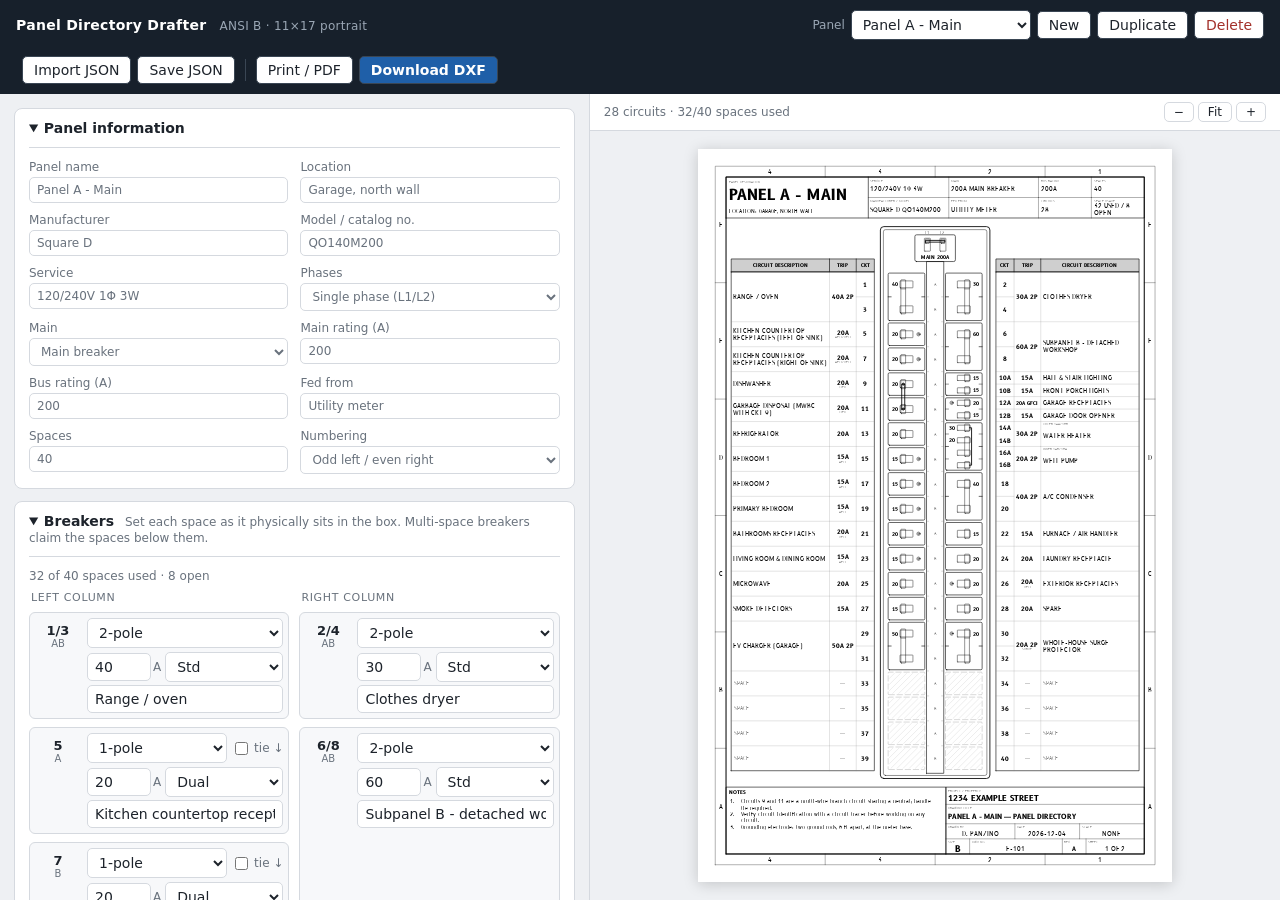
<file: breaker_panel/panel-drafter.html>
<!doctype html>
<!--
  Panel Directory Drafter - breaker panel directory drawings on ANSI B (11x17) sheets.
  Self-contained: open this file in a browser. No server, no network access needed.
  Output: DXF (R2013, inches, 1:1, with an "ANSI B" paper-space layout) and print/PDF.
  Panels are kept in this browser's localStorage; use Save JSON for real backups.
  `python tools/build_hosted.py OUT.html` makes the claude.ai artifact version.
-->
<html lang="en">
<head>
<meta charset="utf-8">
<meta name="viewport" content="width=device-width, initial-scale=1">
<title>Panel Directory Drafter</title>
<style>
:root {
  --bg: #eef0f3;
  --panel: #ffffff;
  --ink: #1d232b;
  --muted: #69727d;
  --line: #d5d9df;
  --accent: #1f5fa8;
  --accent-ink: #ffffff;
  --danger: #a3302a;
  --slot: #f7f8fa;
  --cont: #e9edf2;
  --error-bg: #fbe9e7;
  --warn-bg: #fff6dc;
  font-family: system-ui, -apple-system, "Segoe UI", Roboto, sans-serif;
  font-size: 14px;
  color: var(--ink);
}
* { box-sizing: border-box; }
body { margin: 0; background: var(--bg); height: 100vh; display: flex; flex-direction: column; }

.topbar {
  display: flex; gap: 16px; align-items: center; flex-wrap: wrap;
  padding: 10px 16px; background: #17202b; color: #fff;
}
.brand { font-weight: 650; letter-spacing: .02em; margin-right: auto; }
.brand span { font-weight: 400; color: #9aa6b4; margin-left: 8px; font-size: 12px; }
.panels, .exports { display: flex; gap: 6px; align-items: center; }
.panels label { color: #9aa6b4; font-size: 12px; }
.topbar select { min-width: 180px; }
.sep { width: 1px; height: 22px; background: #3a4654; margin: 0 4px; }

button, select, input, textarea {
  font: inherit; color: inherit;
}
button {
  border: 1px solid var(--line); background: #fff; color: var(--ink);
  border-radius: 5px; padding: 5px 11px; cursor: pointer;
}
button:hover { border-color: #9aa6b4; }
button.primary { background: var(--accent); border-color: var(--accent); color: var(--accent-ink); font-weight: 600; }
button.danger { color: var(--danger); }
button:disabled { opacity: .45; cursor: not-allowed; }
.topbar select, .topbar button { border-color: #3a4654; }
.topbar select { color: var(--ink); background: #fff; }

main { flex: 1; display: grid; grid-template-columns: minmax(560px, 46%) 1fr; min-height: 0; }
.editor { overflow-y: auto; padding: 14px; display: flex; flex-direction: column; gap: 12px; }
.preview { display: flex; flex-direction: column; min-height: 0; border-left: 1px solid var(--line); }

.card { background: var(--panel); border: 1px solid var(--line); border-radius: 8px; padding: 0 14px; }
.card > summary { cursor: pointer; padding: 11px 0; font-weight: 650; }
.card[open] > summary { border-bottom: 1px solid var(--line); margin-bottom: 12px; }
.card .hint { font-weight: 400; color: var(--muted); font-size: 12px; margin-left: 6px; }
.card > :last-child { margin-bottom: 14px; }
.font-note { font-size: 12px; color: var(--muted); margin: 8px 0 0; }
.font-note a { color: var(--accent); }

.grid { display: grid; grid-template-columns: repeat(auto-fill, minmax(190px, 1fr)); gap: 10px 12px; }
.grid label { display: flex; flex-direction: column; gap: 3px; font-size: 12px; color: var(--muted); }
input, select, textarea {
  border: 1px solid var(--line); border-radius: 5px; padding: 5px 7px; background: #fff; min-width: 0;
}
input:focus, select:focus, textarea:focus { outline: 2px solid #9cc0ea; border-color: var(--accent); }
textarea { width: 100%; resize: vertical; }

.usage { font-size: 12px; color: var(--muted); margin-bottom: 8px; }
.slots { display: grid; grid-template-columns: 1fr 1fr; gap: 8px 10px; }
.col { display: flex; flex-direction: column; gap: 4px; }
.col-title { font-size: 11px; text-transform: uppercase; letter-spacing: .06em; color: var(--muted); padding-left: 2px; }

.slot {
  display: grid; grid-template-columns: 46px 1fr; gap: 4px 6px; align-items: start;
  background: var(--slot); border: 1px solid var(--line); border-radius: 6px; padding: 5px;
  min-height: 40px;
}
.slot.blank { opacity: .78; }
.slot.cont { background: var(--cont); border-style: dashed; color: var(--muted); font-size: 12px; align-items: center; }
.slot .num {
  font-weight: 700; text-align: center; font-variant-numeric: tabular-nums;
  padding-top: 5px; color: var(--ink); font-size: 13px; word-break: break-all;
}
.slot .phase { display: block; font-size: 10px; font-weight: 400; color: var(--muted); }
.slot .body { display: flex; flex-direction: column; gap: 4px; min-width: 0; }
.row { display: flex; gap: 4px; align-items: center; min-width: 0; }
.row .tag { font-size: 11px; color: var(--muted); width: 38px; flex: none; }
.row select.kind { flex: 1; }
.row input.amps { width: 64px; flex: none; -moz-appearance: textfield; }
.row input.amps::-webkit-inner-spin-button, .row input.amps::-webkit-outer-spin-button { -webkit-appearance: none; margin: 0; }
.row .unit { font-size: 12px; color: var(--muted); margin-left: -2px; }
.pole { display: flex; flex-direction: column; gap: 3px; }
.pole + .pole { border-top: 1px dotted var(--line); padding-top: 4px; }
.row select.feat { flex: 1; min-width: 70px; }
.row input.label { flex: 1; }
.row label.tie { font-size: 12px; color: var(--muted); display: flex; gap: 3px; align-items: center; white-space: nowrap; }
.span-2 { min-height: 84px; } .span-3 { min-height: 128px; }

.preview-bar { display: flex; justify-content: space-between; align-items: center; padding: 8px 14px; background: var(--panel); border-bottom: 1px solid var(--line); font-size: 12px; color: var(--muted); }
.zoom { display: flex; gap: 4px; }
.zoom button { padding: 2px 9px; }
#messages:empty { display: none; }
#messages { padding: 8px 14px; font-size: 13px; }
#messages .err { background: var(--error-bg); border-left: 3px solid var(--danger); padding: 6px 10px; margin-bottom: 4px; }
#messages .warn { background: var(--warn-bg); border-left: 3px solid #c99a1b; padding: 6px 10px; margin-bottom: 4px; }
.sheet-wrap { flex: 1; overflow: auto; padding: 18px; }
.sheet { margin: 0 auto; background: #fff; box-shadow: 0 2px 14px rgba(0,0,0,.18); aspect-ratio: 11 / 17; }
.sheet svg { width: 100%; height: 100%; display: block; }
.sheet.stale { opacity: .55; transition: opacity .2s; }

@media (max-width: 600px) {
  .panels, .exports { flex-wrap: wrap; }
  .topbar select { min-width: 0; flex: 1; }
  .slots { grid-template-columns: minmax(0, 1fr); }
  .sep { display: none; }
}
@media (max-width: 1100px) {
  main { grid-template-columns: minmax(0, 1fr); }
  .preview { border-left: 0; border-top: 1px solid var(--line); min-height: 80vh; }
  body { height: auto; }
}

/* print: only the sheet, at full size on 11x17 */
#printSheet { display: none; }
@page { size: 11in 17in; margin: 0; }
@media print {
  body > *:not(#printSheet) { display: none !important; }
  body { background: #fff; height: auto; display: block; }
  #printSheet { display: block; width: 11in; height: 17in; }
  #printSheet svg { width: 11in; height: 17in; display: block; }
}
</style>
</head>
<body>
<header class="topbar">
  <div class="brand">Panel Directory Drafter <span>ANSI B · 11×17 portrait</span></div>
  <div class="panels">
    <label for="panelSelect">Panel</label>
    <select id="panelSelect"></select>
    <button id="btnNew" title="New blank panel">New</button>
    <button id="btnDup" title="Duplicate this panel">Duplicate</button>
    <button id="btnDel" class="danger" title="Delete this panel">Delete</button>
  </div>
  <div class="exports">
    <span id="saveState" class="save-state"></span>
    <button id="btnImport" title="Load a saved .json configuration">Import JSON</button>
    <button id="btnExportJson" title="Save configuration as .json">Save JSON</button>
    <span class="sep"></span>
    <button id="btnPdf" title="Print at 11×17, or choose “Save as PDF” in the print dialog">Print / PDF</button>
    <button id="btnDxf" class="primary">Download DXF</button>
  </div>
  <input type="file" id="fileInput" accept=".json,application/json" hidden>
</header>

<main>
  <section class="editor" id="editor">
    <details open class="card">
      <summary>Panel information</summary>
      <div class="grid">
        <label>Panel name<input data-k="name"></label>
        <label>Location<input data-k="location" placeholder="e.g. Garage, north wall"></label>
        <label>Manufacturer<input data-k="manufacturer"></label>
        <label>Model / catalog no.<input data-k="model"></label>
        <label>Service
          <input data-k="voltage" list="voltages">
          <datalist id="voltages">
            <option value="120/240V 1Φ 3W"><option value="120/208V 3Φ 4W"><option value="120/208V 1Φ 3W"><option value="277/480V 3Φ 4W">
          </datalist>
        </label>
        <label>Phases
          <select data-k="phases" data-num><option value="1">Single phase (L1/L2)</option><option value="3">Three phase (A/B/C)</option></select>
        </label>
        <label>Main
          <select data-k="main.kind"><option value="breaker">Main breaker</option><option value="lugs">Main lugs only</option></select>
        </label>
        <label>Main rating (A)<input data-k="main.amps" data-num type="number" min="0" step="5"></label>
        <label>Bus rating (A)<input data-k="bus_amps" data-num type="number" min="0" step="5"></label>
        <label>Fed from<input data-k="fed_from" placeholder="e.g. Utility meter / Panel A ckt 6,8"></label>
        <label>Spaces
          <input data-k="spaces" data-num type="number" min="2" max="84" step="2" data-structural>
        </label>
        <label>Numbering
          <select data-k="numbering" data-structural>
            <option value="odd_even">Odd left / even right</option>
            <option value="sequential">Down left, then down right</option>
          </select>
        </label>
      </div>
    </details>

    <details open class="card">
      <summary>Breakers <span class="hint">Set each space as it physically sits in the box. Multi-space breakers claim the spaces below them.</span></summary>
      <div class="usage" id="usage"></div>
      <div class="slots" id="slots"></div>
    </details>

    <details class="card">
      <summary>Notes</summary>
      <textarea id="notes" rows="5" placeholder="One note per line"></textarea>
    </details>

    <details class="card">
      <summary>Title block</summary>
      <div class="grid">
        <label>Project / property<input data-k="titleblock.project"></label>
        <label>Drawing title<input data-k="titleblock.title" placeholder="(auto: PANEL NAME — PANEL DIRECTORY)"></label>
        <label>Drawn by<input data-k="titleblock.drawn_by"></label>
        <label>Date<input data-k="titleblock.date" type="date"></label>
        <label>Dwg no.<input data-k="titleblock.dwg_no"></label>
        <label>Rev<input data-k="titleblock.rev"></label>
        <label>Sheet<input data-k="titleblock.sheet" placeholder="1 OF 1"></label>
        <label>Descriptions
          <select data-k="titleblock.uppercase"><option value="1">ALL CAPS</option><option value="0">As typed</option></select>
        </label>
        <label>Font
          <select data-k="font" id="fontSelect"></select>
        </label>
      </div>
      <p class="font-note" id="fontNote"></p>
    </details>
  </section>

  <section class="preview">
    <div class="preview-bar">
      <span id="status">Ready</span>
      <span class="zoom">
        <button id="zoomOut" title="Zoom out">−</button>
        <button id="zoomFit" title="Fit">Fit</button>
        <button id="zoomIn" title="Zoom in">+</button>
      </span>
    </div>
    <div id="messages"></div>
    <div class="sheet-wrap" id="sheetWrap"><div class="sheet" id="sheet"></div></div>
  </section>
</main>

<datalist id="ampList">
  <option value="15"><option value="20"><option value="25"><option value="30"><option value="35"><option value="40"><option value="45"><option value="50"><option value="60"><option value="70"><option value="80"><option value="90"><option value="100"><option value="125"><option value="150"><option value="200">
</datalist>
<div id="printSheet"></div>

<!-- Sample panel loaded on first use. -->
<script type="application/json" id="example-panel">
{
 "name": "Panel A - Main",
 "location": "Garage, north wall",
 "manufacturer": "Square D",
 "model": "QO140M200",
 "voltage": "120/240V 1Φ 3W",
 "phases": 1,
 "main": {
  "kind": "breaker",
  "amps": 200
 },
 "bus_amps": 200,
 "fed_from": "Utility meter",
 "spaces": 40,
 "numbering": "odd_even",
 "breakers": [
  {
   "space": 1,
   "kind": "double",
   "amps": 40,
   "label": "Range / oven"
  },
  {
   "space": 2,
   "kind": "double",
   "amps": 30,
   "label": "Clothes dryer"
  },
  {
   "space": 5,
   "kind": "single",
   "amps": 20,
   "label": "Kitchen countertop receptacles (left of sink)",
   "feature": "DF"
  },
  {
   "space": 7,
   "kind": "single",
   "amps": 20,
   "label": "Kitchen countertop receptacles (right of sink)",
   "feature": "DF"
  },
  {
   "space": 6,
   "kind": "double",
   "amps": 60,
   "label": "Subpanel B - detached workshop",
   "feature": ""
  },
  {
   "space": 9,
   "kind": "single",
   "amps": 20,
   "label": "Dishwasher",
   "tie_below": true
  },
  {
   "space": 11,
   "kind": "single",
   "amps": 20,
   "label": "Garbage disposal (MWBC with ckt 9)"
  },
  {
   "space": 10,
   "kind": "tandem",
   "a": {
    "amps": 15,
    "label": "Hall & stair lighting"
   },
   "b": {
    "amps": 15,
    "label": "Front porch lights"
   }
  },
  {
   "space": 12,
   "kind": "tandem",
   "a": {
    "amps": 20,
    "label": "Garage receptacles",
    "feature": "GFCI"
   },
   "b": {
    "amps": 15,
    "label": "Garage door opener"
   }
  },
  {
   "space": 13,
   "kind": "single",
   "amps": 20,
   "label": "Refrigerator"
  },
  {
   "space": 14,
   "kind": "quad",
   "a": {
    "amps": 30,
    "label": "Water heater"
   },
   "b": {
    "amps": 20,
    "label": "Well pump"
   }
  },
  {
   "space": 15,
   "kind": "single",
   "amps": 15,
   "label": "Bedroom 1",
   "feature": "AFCI"
  },
  {
   "space": 17,
   "kind": "single",
   "amps": 15,
   "label": "Bedroom 2",
   "feature": "AFCI"
  },
  {
   "space": 18,
   "kind": "double",
   "amps": 40,
   "label": "A/C condenser"
  },
  {
   "space": 19,
   "kind": "single",
   "amps": 15,
   "label": "Primary bedroom",
   "feature": "AFCI"
  },
  {
   "space": 21,
   "kind": "single",
   "amps": 20,
   "label": "Bathrooms receptacles",
   "feature": "GFCI"
  },
  {
   "space": 22,
   "kind": "single",
   "amps": 15,
   "label": "Furnace / air handler"
  },
  {
   "space": 23,
   "kind": "single",
   "amps": 15,
   "label": "Living room & dining room",
   "feature": "AFCI"
  },
  {
   "space": 24,
   "kind": "single",
   "amps": 20,
   "label": "Laundry receptacle"
  },
  {
   "space": 25,
   "kind": "single",
   "amps": 20,
   "label": "Microwave"
  },
  {
   "space": 26,
   "kind": "single",
   "amps": 20,
   "label": "Exterior receptacles",
   "feature": "GFCI"
  },
  {
   "space": 27,
   "kind": "single",
   "amps": 15,
   "label": "Smoke detectors"
  },
  {
   "space": 28,
   "kind": "single",
   "amps": 20,
   "label": "Spare"
  },
  {
   "space": 29,
   "kind": "double",
   "amps": 50,
   "label": "EV charger (garage)",
   "feature": ""
  },
  {
   "space": 30,
   "kind": "double",
   "amps": 20,
   "label": "Whole-house surge protector",
   "feature": "SPD"
  }
 ],
 "notes": [
  "Circuits 9 and 11 are a multi-wire branch circuit sharing a neutral; handle tie required.",
  "Verify circuit identification with a circuit tracer before working on any circuit.",
  "Grounding electrode: two ground rods, 6 ft apart, at the meter base."
 ],
 "titleblock": {
  "project": "1234 Example Street",
  "drawn_by": "D. Panzino",
  "dwg_no": "E-101",
  "rev": "A",
  "sheet": "1 OF 2"
 }
}
</script>

<!-- Embedded fonts (subset to Latin/Greek/punctuation), SIL Open Font License 1.1:
     B612 (c) 2012 Airbus, Jost (c) 2020 Owen Earl. Full fonts and licenses: fonts/ in the repo. -->
<script type="application/json" id="font-data">
{"B612-Regular.ttf": "AAEAAAASAQAABAAgR1BPU0ZNlc4AARlkAAALUkdTVUIAGQAMAAEkuAAAABBPUy8yS9rp/[base64]/CQBkAAEZPAAAACBwcmVwaAaMhQAAKGgAAAAHAAEAAAABAgzrFP6xXw889QAbB9AAAAAA1kG+dAAAAADm9rOi/539+ww8B4AAAAAJAAIAAAAAAAAAAQAAB4r+DAAADOT/[base64]/[base64]/wAIAAj//QAJAAn//AAKAAr//AALAAv//AAMAAz/+wANAA3/+wAOAA7/+wAPAA//+gAQABD/+gARABH/+QASABL/+QATABP/+QAUABT/+AAVABX/+AAWABb/+AAXABf/9wAYABj/9wAZABn/9wAaABr/9gAbABv/9gAcABz/9gAdAB3/9QAeAB7/9QAfAB7/9AAgAB//9AAhACD/9AAiACH/8wAjACL/8wAkACP/8wAlACT/8gAmACX/8gAnACb/8gAoACf/8QApACj/8QAqACn/8QArACr/8AAsACv/8AAtACz/7wAuAC3/7wAvAC7/7wAwAC//7gAxADD/7gAyADH/7gAzADL/7QA0ADP/7QA1ADT/7QA2ADX/7AA3ADb/7AA4ADf/7AA5ADj/6wA6ADn/6wA7ADr/6gA8ADv/6gA9ADv/6gA+ADz/6QA/AD3/6QBAAD7/6QBBAD//6ABCAED/6ABDAEH/6ABEAEL/5wBFAEP/5wBGAET/5wBHAEX/5gBIAEb/5gBJAEf/5gBKAEj/5QBLAEn/5QBMAEr/5ABNAEv/5ABOAEz/5ABPAE3/4wBQAE7/4wBRAE//4wBSAFD/4gBTAFH/4gBUAFL/4gBVAFP/4QBWAFT/4QBXAFX/4QBYAFb/4ABZAFf/4ABaAFj/3wBbAFj/3wBcAFn/3wBdAFr/3gBeAFv/3gBfAFz/3gBgAF3/3QBhAF7/3QBiAF//3QBjAGD/3ABkAGH/3ABlAGL/3ABmAGP/2wBnAGT/2wBoAGX/2gBpAGb/2gBqAGf/2gBrAGj/2QBsAGn/2QBtAGr/2QBuAGv/2ABvAGz/2ABwAG3/2ABxAG7/1wByAG//1wBzAHD/1wB0AHH/1gB1AHL/1gB2AHP/1QB3AHT/1QB4AHX/1QB5AHb/1AB6AHb/1AB7AHf/1AB8AHj/0wB9AHn/0wB+AHr/0wB/AHv/0gCAAHz/0gCBAH3/0gCCAH7/0QCDAH//0QCEAID/0QCFAIH/0ACGAIL/0ACHAIP/zwCIAIT/zwCJAIX/zwCKAIb/zgCLAIf/zgCMAIj/zgCNAIn/zQCOAIr/zQCPAIv/zQCQAIz/zACRAI3/zACSAI7/zACTAI//ywCUAJD/ywCVAJH/ygCWAJL/ygCXAJP/ygCYAJP/yQCZAJT/yQCaAJX/yQCbAJb/yACcAJf/yACdAJj/yACeAJn/xwCfAJr/xwCgAJv/xwChAJz/xgCiAJ3/xgCjAJ7/xQCkAJ//xQClAKD/xQCmAKH/xACnAKL/xACoAKP/xACpAKT/wwCqAKX/wwCrAKb/wwCsAKf/wgCtAKj/wgCuAKn/wgCvAKr/wQCwAKv/wQCxAKz/wACyAK3/wACzAK7/wAC0AK//vwC1ALD/vwC2ALD/vwC3ALH/vgC4ALL/vgC5ALP/vgC6ALT/vQC7ALX/vQC8ALb/vQC9ALf/vAC+ALj/vAC/ALn/vADAALr/uwDBALv/uwDCALz/ugDDAL3/ugDEAL7/ugDFAL//uQDGAMD/uQDHAMH/uQDIAML/uADJAMP/uADKAMT/uADLAMX/twDMAMb/twDNAMf/twDOAMj/tgDPAMn/tgDQAMr/tQDRAMv/tQDSAMz/tQDTAM3/tADUAM7/tADVAM7/tADWAM//swDXAND/swDYANH/swDZANL/sgDaANP/sgDbANT/sgDcANX/sQDdANb/sQDeANf/sADfANj/sADgANn/sADhANr/rwDiANv/rwDjANz/rwDkAN3/rgDlAN7/rgDmAN//rgDnAOD/rQDoAOH/rQDpAOL/rQDqAOP/rADrAOT/rADsAOX/qwDtAOb/qwDuAOf/qwDvAOj/qgDwAOn/qgDxAOr/qgDyAOv/qQDzAOv/qQD0AOz/qQD1AO3/qAD2AO7/qAD3AO//qAD4APD/pwD5APH/pwD6APL/pwD7APP/pgD8APT/pgD9APX/pQD+APb/pQD/APf/[base64]/wFTAWEBeAOfA6EDqQO/A8ADySAQIBYgGiAeICMgJiAwIDUgOiEiISYhkyIS//8AAAAgAKAAvwDQAN8A8ADxAP0BUgFgAXgDkQOhA6MDsQPAA8IgECATIBggHCAgICYgMCAxIDkhIiEmIZAiEv///+EAAP+3AAD/s//i/7IAAP9e/3X/Ov1G/UX9RP09/[base64]/hbgARB25AAkAA19eLbgAASwgIEVpRLABYC24AAIsuAABKiEtuAADLCBGsAMlRlJYI1kgiiCKSWSKIEYgaGFksAQlRiBoYWRSWCNlilkvILAAU1hpILAAVFghsEBZG2kgsABUWCGwQGVZWTotuAAELCBGsAQlRlJYI4pZIEYgamFksAQlRiBqYWRSWCOKWS/[base64]/hbAEjQAAKQCZAJAAogCHAKsA0AC0AMcAvgCwALQAZAAAAC7+DAARBEwAFAXcAB4AAAAAABUAFQCNAOoBKAGOAgQCbAKmAuYDJgNTA2sDlAOoA8gD2wRWBQoFfgYqBoMG8wf5CCQJIwn4CjEKdAqLCp4KtQsIC8IMHQy9DV0N3A47Dn4O/Q9aD4AP2hEIETgU9BYZFpIW/hdoGFUZxxn6GmEapxs8HOkd4h4mHlgeZh6YHrAevR7cH5YgCCD0IWwixCMfI/IkWCS4JRMmMyZ1Jz0nrygXKI0pEileKe0qmCsHK0ssdS3TLjAuky7wLxMvcS+lL6Uv4zAyMGswnDEhMT4xpTIPMjkyTDK6MsczAjMhMzszfjOiM8Iz8jQzNF00uTUrNZg2EzZfNtA3HzdON7E4KDiaORo5jznMOgQ6SjqGOtQ7ZTvxPIo8+T2JPfI+bz7oP24/60A8QQ1B2UKzQ0BEEUSoRUdFpEcTSH1J9ktkS3hLjEunS8BMFUyUTQ9Nl037TnpOu08UT5pQG1CqUTBRo1HtUmtTelO8U8lT1lQAVClUUlSfVOtVN1WBVe9WEFZkVw9XJ1c/[base64]/HwF3PokZAUUAAACAKn/8gGwBdwAAwAXAJ+7AA4ABgAEAAQruAAOELgAANC5AAMACPRBAwD/[base64]/qcGzAkFRUkMBsbMSQWFiQxAAACAJYEKwJyBdwADQAbAF24ABwvuAAaL7gAHBC4AAzQuAAML7kAAQAH9LgAGhC5AA8AB/S4AB3cALgAAEVYuAAALxu5AAAAEz5ZuAAARVi4AA4vG7kADgATPlm4AAAQuAAG3LgAFNC4ABXQMDEBFRQGBwYHIyYnJiY1NSEVFAYHBgcjJicmJjU1AUUOCAoMVwwKCA4B3A4ICgxXDAoIDgXcZCZwNj5DQz42cCZkZCZwNj5DQz42cCZkAAACAGT/7AZABfAAHAAgAAABAyEHIQMHEyEDBxMhNSETITchNzU3AyETNwMzFSEhAyEFMDIBQhT+wTLTNv47MNIz/toBNzP+lhQBZxjsNQHFMNMz/f4g/j0xAcMDtv5wlv5wFAGk/nAUAaSWAZCWudcU/lwBkBT+XJb+cAAAAwBp/zgD/wa4AC8AOgBFAAABLgMnER4DFRQOAgcVIzUuAyc3HgMzES4DNTQ+Ajc1NxUWFhcDNC4CJxE+AwEUHgIXEQ4DA3wRNEBKJ0WHa0I4ZIpTkjpyZ1ggdhQ0RFQ1RYhqQj9oiEqSaqVFmSI6UC0xUDkf/fgiOlAtKU0+JQUUDh0YEgP98yBKZIZbXpRuRg/DtwEVICkWjQ0gHRMCPSJKXHVOaZFdMAi5FMoGPTP8GC1LPzYZ/ggJJjtSAyEpQjguFgHTByA3VAAABQBB/[base64]/SA6ZotRUIlkODhkiVBRi2Y6AXEtWEUrJT5OKi5XRColPU77qzpmi1FQiWQ4OGSJUFGLZjoBcS1YRSslPk4qLldEKiU9TgACAHj/7AUaBfAAOgBHAAABFA4CBzcXIycGBiMiLgI1ND4CNyYmNTQ+AjMyHgIXBy4DIyIOAhUUFx4FFzY2NwEyNjcBFQYGFRQeAgUaGTVRN1GF30hLqGBnxpxfKUljOiYxN2KJUkNvWkQaUBIzRVk3JEc3IwoEDyZFdK17KikC/kg/[base64]/[base64]/FAySHpOAwAAAQBkAHoD6ARhAAsAABMhETMRIRUhESMRIWQBdZsBdP6Mm/6LArwBpf5bm/5ZAacAAQBm/tMBjgEVABkAADc0PgIzMh4CFRQOAgcnNjc2NjUuA2YXKTYeHTUpGQ0pTD40FxIPGRkwJhaFHTUmGBUoPSc1Y2ZqORcsLyddLAEUIzYAAAEAyAG9ArwCWAADAA0AuwABAAEAAgAEKzAxEyEVIcgB9P4MAlibAAABAFb/7wGfATsAEwAANzQ+AjMyHgIVFA4CIyIuAlYaLTsiIjwtGhosOyIiPS0aliI8LRoaLTwiIj0tGxstPQAAAQBL/5wD2QZAAAMACwC4AAIvuAAALzAxBSMBMwEd0gLGyGQGpAACAFr/[base64]/[base64]/[base64]/[base64]/mFdAa7SwwEs/tQBLKsEGRT8fIwBlxH+egAAAQDIAAAEGQXcACgAbbgAKS+7AAoABgAZAAQruAApELgAEty4ACkQuAAk3LkAKAAG9AB8uAARLxi4AABFWLgAJS8buQAlABM+WbgAAEVYuAAmLxu5ACYAEz5ZuwAeAAUABQAEK7gAERC5ABIAA/S4ACUQuQAnAAP0MDEBPgMzMh4CFRQOBCM1PgU1NC4CIyIOAgcjESEVIQGYByM0Qyloo3E7SH2nvchgS5qPfV02IUFiQTNSQS4PfALx/d8D1gQSEg1BcZhWZauJaEcjoAIhN05fcD8zYEsuDRMYCgK8oAACAHv/[base64]/aIaNijl34send0MBAvxrHC4sLRs5XUMlPGN+QT9gPyAaLDoAAAEAyAAABEwF3AAcAAATIRUUDgQHDgIVFSM0PgI3PgU1IcgDhEFkdmxQCwUFA80BBAkIF1ZlalY3/VkF3IIrh6jBy8xfKVdWKUoeZXBuJ2vPv6qLaB4AAwCB/[base64]/RBAwCVAEQAAV0wMQEyHgIVFA4CBx4DFRQOAiMiLgI1ND4CNy4DNTQ+AhMOAxUUHgIzMj4CNTQuAic2NjU0LgIjIg4CFRQeAgJjW5xxQCM8TyxKdVErWJG5YV+wh1IuUG5AL1E9I014jzc/ZUcnMVFqOEBzVzI7X3cUXG0pPksiLVRAJydDWAXtMl6GVDtcSTsaIVVrhE9voWkyOW+lbFCCaFEfHT5HUjJhjVss/QsbQVNoQzxiRyYjRGRBQ2lTQL0pdFMySC4VGzJEKC5HOTAAAgCB/[base64]/[base64]/+8BwAMbABMAJwAANzQ+AjMyHgIVFA4CIyIuAhE0PgIzMh4CFRQOAiMiLgKYGCg1Hx82KBcXKDUeHzcoGBgoNR8fNigXFyg1Hh83KBiFHzYoFxcoNh8fNygYGCg3AiEfNigXFyg2Hx83KBgYKDcAAgBm/[base64]/6SFBT+lK8BydEAAgBkAQQDhAK8AAMABwAAEyEVIRUhFSFkAyD84AMg/OACvIygjAABAMgAWwRMBLsACAAAARUBNQE3JwE1BEz8fAKwTU79UQL10f43rwFsFBQBbq8AAgBr//[base64]/WDhvfXr31F/[base64]/hGSAYkkogGNowUUyBT6EAHC/j4FUP78/gwB9AAAAwCgAAAEdgXmABEALwA8AJO7ADAABgASAAQruwAeAAgABwAEK7gAMBC4AADQugAiAAIAOxESObgAHhC5ADYAB/[base64]/PoGBpVpqTPW1SLy5OanmBPsiMY5ZmMzRfhlG0BHv++h0/ZEdCWDQVAgUGA/qxBQrIBAgFAx1MhWdtniosDhI5UnBJVYZmSS0VoB1Db1NLakQfAAABAFn/[base64]/NeElFayAwXJ3RdUWRinpcNggSHRYAAAIAqgAABNgF5wATACcAhrgAKC+4AB0vuQAKAAb0uAAoELgAEtC4ABIvuQAVAAb0uAAl0LgAJS+4AAoQuAAp3AC4AABFWLgAAC8buQAAABM+WbgAAEVYuAAFLxu5AAUAEz5ZuAAARVi4ABEvG7kAEQANPlm5ABUAA/S4AAUQuQAiAAH0uAAl0LgAJS+4ACfQuAAnLzAxEz4DMzIEFhIVFA4EIyERFxEzMj4ENTQuAiMiBgcGB6ofVltZIZ8BD8ZwOGOLp7xk/t3SFJHKhUslCCx206YQJBASFAXcAwQDAU6q/va7kum0gVMnBQqM/CI8Y4GKiDp/1ZlVAgICAgAAAQCgAAAEFQXcAA8AgbsADgAGAAMABCu7AAAABwAMAAQruAAOELgACdAAuAAARVi4AAUvG7kABQATPlm4AABFWLgABi8buQAGABM+WbgAAEVYuAABLxu5AAEADT5ZuAAARVi4AAIvG7kAAgANPlm7AAsAAgAMAAQruAACELkAAAAD9LgABhC5AAgAA/QwMSUHITcRJyEVIRcRIRUhEQcEFRT8rg8eA1L9ihQCHP3kCqCgyARC0qC+/veR/nC0AAEAoAAABBUF3AALAFW7AAAABgABAAQruwAEAAcACQAEK7gAABC4AAfQALgAAEVYuAADLxu5AAMAEz5ZuAAARVi4AAAvG7kAAAANPlm7AAkAAgAKAAQruAADELkABQAD9DAxISMRJyEHIRcRIRUhAZDSHgN1FP17FAIc/eQFCtKgvv73kQAAAQBY/[base64]/soB9MUtTzkhfdYBHqKXAQ/[base64]/2KzR3qAnbNAtX9KwUK0hT9hQJpEvoQAAABAKAAAAGQBfAABAAvuwAEAAYAAAAEKwC4AABFWLgAAy8buQADABM+WbgAAEVYuAAALxu5AAAADT5ZMDEzESc3Eb4e8AUK0hT6EAAAAQAA/[base64]/e2prgIp7f3XBQrSFP1oAoT9hT86/RgC6v0WAAEAoAAABBAF8AAIADW7AAgABgAEAAQrALgAAEVYuAAHLxu5AAcAEz5ZuAAARVi4AAIvG7kAAgANPlm5AAAAA/QwMSUhByE3ESc3EQGGAooU/[base64]/[base64]/[base64]/tP8hgMWAZEB/[base64]/sT8GAUK0hT79/7GAQFQA94U+hAAAgB8/+8FxAXtABMALQBpuAAuL7gAFC+4AC4QuAAF0LgABS+4ABQQuQAPAAb0uAAFELkAIAAG9LgADxC4AC/cALgAAEVYuAAKLxu5AAoAEz5ZuAAARVi4AAAvG7kAAAANPlm4AAoQuQAbAAX0uAAAELkAJwAF9DAxBSImJgI1NBI2NjMyFhYSFRQCBgYBNC4EIyIOAhUUHgQzMj4EAyCe+q9dWq38oZ37r11arfwBMxYwTGmJVnuvcDQXMEtpiVZRhGdKMRcRdM0BGaWlARnNdHTN/[base64]/mni6gEI/ZHw9ES8wLQ8FCsgFCAYDKWCcc4y5bi0CC/6CHEmAZUtqRB8DBAYDAAACAHz/bwXEBe0AJQBKAAAFIi4CJycmJwcGBiMiJiYCNTQSNjYzMhYWEhUUDgIHHgMzAzQuBCMiDgIVFB4EMzI2Ny4DIzcyHgIXNTY2BXw4b2pkLAoFBQolTiqe+q9dWq38oZ37r10lSGlEHTc/SS/BFjBMaYlWe69wNBcwS2mJViZGHx03PEgvOTdoZWIwQDuRDzRhUxIJCIoICHTNARmlpQEZzXR0zf7npWm/[base64]/kULHAh4lFuGWCxAZn49FS4uKxACZv2aBQrIBAgGBDVom2VpoHFHESj9rwJTDgUCFf6CM1dzQVVxQxsBAgUDAAEAUv/vA/[base64]/S4AAXQuAAG0DAxIREhNSEVIREB7/5hBAv+ZgU8oKD6xAAAAQCW/[base64]/DpflWc2LFiDWAPkAAABAEP/7ATYBfAACQBXGbgAAS8YuAAD3LkABAAM9LgAARC4AAncuQAIAAv0ALgAAEVYuAAJLxu5AAkAEz5ZuAAARVi4AAYvG7kABgANPlm6AAEABgAJERI5MDEBQQMAmgAHAAFdARMTATMBBycBNwJJWDABSr3+XRr2/h7DAfT+mAE6BBb62MgUBdwUAAEAQwAABxYF8AAUANAZuAALLxgZuAASLxgZuAADLxi4ABIQuAAA0LgAAxC4AAHQuAADELgABtC5AAcADPS4AAsQuAAJ0LgACxC4AA3QuAASELgAENC5AA8AC/[base64]/oro3R1A3ej+ir8BCEAEFgXc+/D+mAFoBBD6JAN1AWb+mvyLBdwU+9z+mAFoAAABADUAAATSBfAADwMOGbgACi8YGbgAAi8YuAAA0LgAAhC4AATQuAAKELgACNC5AAcAC/S4AAoQuAAM0LgAABC5AA8AC/[base64]/b+x00w/rvGAeD+WdQBFlAjASDI/k0B0gIHtaD95AMfAr0U/jDEoAHg/[base64]/k3S/kzMASBPA6cCNfyq/XoChQNXFP3K+QABAD0AAARWBdwADQBJALgAAEVYuAAILxu5AAgAEz5ZuAAARVi4AAEvG7kAAQANPlm5AAAAA/S6AAUACAAHERI5uAAIELkABgAD9LoADAABAAAREjkwMSUXIScBNwUhJyEXAQclBEIU+/sUAo+4/vf+GxQDsg/9a7IBCaCgMgR+tCigFvtmtCgAAQBk/lwCoAXwAAsAMrsABQAGAAAABCsAuAAARVi4AAEvG7kAAQATPlm7AAgAAQAJAAQruAABELkAAwAB9DAxEychFSEXEQchFSE3ehYCPP6MFBQBdP3EFgUoyJbI+yjIlsgAAAEAS/[base64]/jkETP7UAAMAABEhFSEETPu0/tSbAAABAR0EsAKUBfAAAwAiALgAAC+4AABFWLgAAy8buQADABM+WboAAgAAAAMREjkwMQEjAzcClJbhzASwASwUAAIARv/vA5gEXQAuAEUAr7gARi+4AAIvuABGELgADdC4AA0vuAACELgAF9C6ACIADQAXERI5uAANELkAOQAJ9LgAJdC4ACUvuAACELkALgAJ9LgAAhC4AC/QuAAuELgAR9wAuAAoL7gAAEVYuAAALxu5AAAADT5ZuAAARVi4AAgvG7kACAANPlm7ABIAAwA0AAQrugAXADQAEhESObgAKBC5AB0AA/[base64]/vBEwGVAAUACsAYrgALC+4AAwvuAAsELgAFdC4ABUvuQAXAAn0uAAA0LgADBC5ACEACfS4AC3cALgAFy+4ABwvuAAARVi4ACYvG7kAJgANPlm5AAUAA/S4ABwQuQARAAP0ugAYABEAHBESOTAxJR4DMzI+BDU0LgIjIgYHAyc3ETc2NjMyHgIVFA4CIyIuAicBhhMyOTwcPV1ELRwLJkFVL0+QPr4U0lUzcDhTk29BS4e5bj96alIWqwYLBwQoQ1tlbDNkiFQkPTMCP7QU/XpbGBxEhcJ+iuKhWAkPEwkAAAEAZP/[base64]/PX2/gVyRPwNuIyw/bI9PUpVyQyQUjSYuY6XXc2jDlls5RQACAG//7wP8BlQAEAAnAHm4ACgvuAASL7gAKBC4AB3QuAAdL7kABQAJ9LgAEhC4AA/[base64]/FSicQwYEgxRkMd3eNGcWQIIFPp0tAACAGT/[base64]/[base64]/[base64]/w/37AYwF3AADABcAZrsADwAJAAwABCu4AAwQuAAA0LgAAC+4AA8QuAAB0LgAAS8AuAAOL7gAAEVYuAAALxu5AAAAEz5ZuAAARVi4ABQvG7kAFAAPPlm4AAAQuAAC3LgAFBC5AAcAA/[base64]/iYFjLQU/F4Bmv5mPzz9yQIt/dMAAQC0/[base64]/QwMSEjETcVNz4DMzIWFzc2NjMyHgIVESMRNC4CIyIOAgcWFhURIxE0JiMiDgIHAYa+vj0SNkROKXCMFUwjgFNMbEUgvg8lPi4dP0A9GwMBvkhdHkRDQBoETBS3awwaFQ5tVXUcMTNgiFT9EgLkNlE3GxQhKxYdJx/[base64]/RIC7jZOMxgVISgTAAIAZP/[base64]/[base64]/[base64]/RIETBThrwgRDQkQB6YFDwABAED/7wMlBF0APQB0uAA+L7gAJy+5ABIACvS4AADQuAA+ELgAM9C4ADMvuQAIAAr0uAAzELgAHdC4ABIQuAA/[base64]/+8C1QWMAB8A9LsAAAAJABUABCu4ABUQuAAZ0LgAABC4ABvQuAAbLwC4ABsvuAAZL7gAHS+4AABFWLgAEC8buQAQAA0+WbkABQAD9EEDAB0AGQABcUEDAM8AGQABcUEDAK0AGQABcUEDAKwAGQABXbgAGRC5ABYAA/[base64]/sUBeEJZNxcFBAQFeQgTEgxCcpdWAhyg0W/+wKAAAQDI/[base64]/RRseRYiKBMAAQBH/+wD7QRgAAgAVhm4AAYvGLgACNC5AAAAC/[base64]/[base64]/suYqyYpq5j+0aywKyirlAHg/ugBGAJsEfujAmwBGP7o/[base64]/70LS3+9McBnP6a0+snJuHT/ooBmwF+dnb+ggJMAgAR/rBvbwE/Ef3q/bkAAAEAIv4gBBsEXQAYAF4ZuAAYLxi4AAHQuQACAAz0ugADAAIADBESObgAGBC4ABbQuQAVAAv0ALgAAi+4ABYvfLgACC8YuAAARVi4ABQvG7kAFAANPlm4AAgQuQAPAAH0MDEBQQMAGgAUAAFxAQE3AQ4DIyImJzcWFjMyPgI3ATcBFwJaAQ20/mIfSVxvRDNiKUkRLBghPjkxFP5fvgESNAFsAuAR+5JUpoNSKSRrDBQzUGQyBHsR/Q/oAAEAPQAAA4QETAANAIhBAwDnAAkAAXEAuAAJL7gAAEVYuAABLxu5AAEADT5ZuQAAAAP0QQMAjwAJAAFdQQMArwAJAAFxQQMA7wAJAAFxQQMAzwAJAAFxQQMArwAJAAFdQQMAPwAJAAFxQQMAHwAJAAFxuAAJELgACNC5AAcAA/S6AAwAAQAAERI5MDEBQQMAGwAJAAFdJRchJwE3ByEnIRcBBzcDcBT8zRQBz5jN/r0UAsAU/j+XzaCgMgMImiigMfz9oCgAAAEA5P5cBB4F7wBEAAATMz4DNTU0PgIzMh4CFwcmJiMjIgcOAxUVFAYHHgMVFRQeAhcWMzMyNjcXDgMjIi4CNTU0LgInI+R6MTsgCh9Mf2AuQTMpFT8TQRkQCAgxOyAKMDseKBoLCiA7MQgIEBlBEz8VKTNBLmB/[base64]/[base64]/[base64]/PX1fQVFCO0kiH0o9IiwrBSjPBxIcRXEjFgsF/OIEDRIUjSYXDgW7vAoiMqXXc2jDli0fCrz+iR9sj09SlXIiEgkDGggAAQA2AAAEFQXwACMAABMzEz4DMzIWFwcmIyIOAgcDMwcjAgcHNyEVITczMjYTI/qhLQssS25MZJEcWkVDMUEpFwcpzxTQNx1YogG2/E4UiiNOQYwDUgE7TINeNkIaZS0fPFY2/t2W/ksneCuTk2QBxQAAAQA7AAAEdAXwABoAABMhNSchNSEBNwEXNwEzASEVIQcVIRUhESMRIWQBixz+kQEi/rXMASBPHgEgwP61ASP+kBsBi/[base64]/[base64]/Skp/q2Jhq4BK/[base64]/sAICAgMLGSccFiUbDwYJDAYOEwAAAgDIAEIExgQCAAgAEQAAARcBBxcBBwE1ARcBBxcBBwE1Ap4y/ruKiQFINv4sA8oy/ruKiQFINv4sBAJ9/t08PP7fhwGciwGZff7dPDz+34cBnIsAAQDUARgFiQMgAAcAAAEHESM1NyE1BYkRyBD8FAMg0/[base64]/Skp/q2Jhq4BK/[base64]/6LA4T8fANeAVH+r3z+rgFS/kCMAAABAbgEsAM+BfAAAwAYALgAAi+4AABFWLgAAS8buQABABM+WTAxATcDIwJY5vCWBdwU/sAAAQDI/gwE2gReACwAACUOAyMiJicHBgYjIi4CJxcRIxE3ERQeAjMyPgI3ETcRFB4CMzI2NwTaCSYwNhlcgBcZKo9hEzI0Lw8ttLQWL0cxID46NhmyDxsoGhguFSQJEhAKVlZFLjkDCRENv/6yBkAS/P4pTTwlEx4nFANbEv0CPFQ0FwkIAAABAR/+cASyBdwAFAAAASYmJy4DNTQ+AjchESMRIxEjAtpKaitIVi8PVIOcSAHYqYapAocEHhUjXWt1OmmQWywE+JQG1PksAAABAFYB4wGfAy8AEwAAEzQ+AjMyHgIVFA4CIyIuAlYaLTsiIjwtGhosOyIiPS0aAooiPC0aGi08IiI9LRsbLT0AAQB6/[base64]/iw2AUiJiv67MgPK/iw2AUiJiv67MgJpi/5khwEhPDwBI33+Z4v+ZIcBITw8ASN9AAIAa/5hA+gEXAAnADsAFAC4AABFWLgANy8buQA3ABE+WTAxFzQ+BjU3FA4GFRQeAjMyPgI3Fw4DIyIuAgEUDgIjIi4CNTQ+AjMyHgJrIjdHS0c3ItIiN0dLRzciKEVdNSZRTUcchTJyd3Y0VZ57SgJ3FSQvGxswJBUVIy8bHDAkFSo/[base64]/j4FUP78/[base64]/vz+DAH0AyAU/[base64]/lmQeHmWWsMgFFMgU+hABwv4+BVD+/P4MAfQCCJhYV5kBGBQAAAMAPgAABNMHWgAIAA0ALQAAMwE3NwEjAyEDAQMDIQMBPgMzMh4CMzI+AjcXDgMjIi4CIyIOAgc+Aacj2QHyyJT+EZIBiSSiAY2j/p8EHzE+JCdEPjwfFSAWDgNgAyEzRScgPkBCIxIdFxAEBRTIFPoQAcL+PgVQ/[base64]/j4FUP78/gwB9AK8yMjIAAMAPgAABNMHVwAXABwAMAAAATIeAhUUBgcBIwMhAyMBNyYmNTQ+AhMDAyEDAzI+AjU0LgIjIg4CFRQeAgKCMVZBJT80AdfIlP4RkrgBpxkwOiZAVy4kogGNoyAZLCATEyEsGRksIRMTIS0HVyVBVjFCbSD6ZQHC/j4FFI8haD4xVkEl/fn+/P4MAfQBohQhLRkZLCETEyEsGRktIRQAAgAyAAAGbQXcABMAGAAAJQchNzUhAyMBNyEVIRcRIRUhEQcDEScHAwZtFPyuEP6etM8CDSwD3/2IFgIb/eUKxxVJx6CgyPr+PgUUyKC//viR/nC0AbcB++rx/gwAAAEAY/[base64]/[base64]/S4ABAvuAAARVi4ABMvG7kAEwATPlm6ABIAEAATERI5MDElByE3ESchFSEXESEVIREHASMDNwQVFPyuDx4DUv2KFAIc/[base64]/S4AAYQuQAIAAP0uAASL7gAAEVYuAARLxu5ABEAEz5ZMDElByE3ESchFSEXESEVIREHATcDIwQVFPyuDx4DUv2KFAIc/[base64]/[base64]/S4AAYQuQAIAAP0MDEBQQMAiwARAAFdAEEDAI8AEQABXSUHITcRJyEVIRcRIRUhEQcDMxUjJTMVIwQVFPyuDx4DUv2KFAIc/eQKKMjIAZDIyKCgyARC0qC+/veR/[base64]/nDIyAGQyMgFCtIU+hAHbMjIyAACAKoAAAUPB1oAEAAwAAAhAQMHExEjESc3ARM3AxE3EQE+AzMyHgIzMj4CNxcOAyMiLgIjIg4CBwRM/Zl1BibIHuwCaHgGMMP8dAQfMT4kJ0Q+PB8VIBYOA2ADITNFJyA+QEIjEh0XEAQEBAEhAf7E/BgFCtIU+/f+xgEBUAPeFPoQBncoTDojHCIcFR8mEgQsUj8mHCEcEBofDwADAHz/[base64]/ufNdALgUJuLd1YxX57Ka1GcjXdWMS1ObH2LA7gBLBQAAAMAfP/[base64]/KGd+69dWq38ATMWMExpiVZ7r3A0FzBLaYlWUYRnSjEX/izm8JYRdM0BGaWlARnNdHTN/uelpf7nzXQC4FCbi3dWMV+eymtRnI13VjEtTmx9iwTkFP7AAAADAHz/[base64]/uelpf7nzXQC4FCbi3dWMV+eymtRnI13VjEtTmx9iwPMmFhXmQEYFAADAHz/7wXEB1oAEwAtAE0AAAUiJiYCNTQSNjYzMhYWEhUUAgYGATQuBCMiDgIVFB4EMzI+BAE+AzMyHgIzMj4CNxcOAyMiLgIjIg4CBwMgnvqvXVqt/KGd+69dWq38ATMWMExpiVZ7r3A0FzBLaYlWUYRnSjEX/PMEHzE+JCdEPjwfFSAWDgNgAyEzRScgPkBCIxIdFxAEEXTNARmlpQEZzXR0zf7npaX+5810AuBQm4t3VjFfnsprUZyNd1YxLU5sfYsD7yhMOiMcIhwVHyYSBCxSPyYcIRwQGh8PAAAEAHz/[base64]/KGd+69dWq38ATMWMExpiVZ7r3A0FzBLaYlWUYRnSjEX/QDIyAGQyMgRdM0BGaWlARnNdHTN/uelpf7nzXQC4FCbi3dWMV+eymtRnI13VjEtTmx9iwSAyMjIAAADAHn/nAXGBkAAIQAwAEEAAAUiJyYnByMTJicmAjU0EjY2MzIXFhc3MwMWFxYSFRQCBgYDJiMiDgIVFBYXFhcBJgE0JicmJwEWFxYzMj4EAyCefSMgd9LEBwZXXVqt/KGdfSYje8jDBgZYXVqt/A1EVnuvcDQXGBUhAmsuAQYWGBYh/ZktNkVWUYRnSjEXEToQE7ABIAYHZwEZpaUBGc10OhIWtf7gBwdm/uelpf7nzXQFOxlfnsprUZxHQDYDjSL9uVCbRT82/HAfFBgtTmx9iwACAJb/[base64]/luHMBdz8L4jLhkNVm9qEAs3SFPw6X5VnNixYg1gD5GQBLBQAAgCW/[base64]/C+Iy4ZDVZvahALN0hT8Ol+VZzYsWINYA+QBkBT+wAACAJb/[base64]/DpflWc2LFiDWAPkeJhYV5kBGBQAAwCW/[base64]/SXdTLf2ZyMgBkMjIBdz8L4jLhkNVm9qEAs3SFPw6X5VnNixYg1gD5AEsyMjIAAEAwP/[base64]/[base64]/[base64]/7wOYBfAALgBFAEkAxLgASi+4AAIvuABKELgADdC4AA0vuAACELgAF9C6ACIADQAXERI5uAANELkAOQAJ9LgAJdC4ACUvuAACELkALgAJ9LgAAhC4AC/QuAAuELgAS9wAuAAoL7gAAEVYuAAALxu5AAAADT5ZuAAARVi4AAgvG7kACAANPlm7ABIAAwA0AAQrugAXADQAEhESObgAKBC5AB0AA/[base64]/7wOYBfAALgBFAE4A0rgATy+4AAIvuABPELgADdC4AA0vuAACELgAF9C6ACIADQAXERI5uAANELkAOQAJ9LgAJdC4ACUvuAACELkALgAJ9LgAAhC4AC/QuAAuELgAUNwAuAAoL7gAAEVYuAAALxu5AAAADT5ZuAAARVi4AAgvG7kACAANPlm7ABIAAwA0AAQrugAXADQAEhESObgAKBC5AB0AA/[base64]/[base64]/+8DmAXcAC4ARQBJAE0Aw7gATi+4AAIvuABOELgADdC4AA0vuAACELgAF9C6ACIADQAXERI5uAANELkAOQAJ9LgAJdC4ACUvuAACELkALgAJ9LgAAhC4AC/QuAAuELgAT9wAuAAoL7gAAEVYuAAALxu5AAAADT5ZuAAARVi4AAgvG7kACAANPlm7ABIAAwA0AAQrugAXADQAEhESObgAKBC5AB0AA/[base64]/gLIyAGQyMiicA0YEwsvW4dYXYlbLQwICQsjO15BIg8JCwyGFBAOFz5wnWD+AgFhBAQDBhYxTjgtSjYdCxIYDB0lBMrIyMgAAAQARv/[base64]/gIBYQQEAwYWMU44LUo2HQsSGAwdJQVQJUFWMTFYQiYmQlgxMVZBJf6XFCEtGRksIRMTISwZGS0hFAAAAwBG/[base64]/[base64]/[base64]/[base64]/UwpSmlBQF9EKww5AQEaNVI4Q19BJwo0suGW4cyBIDYnFV6ezG9Hi35sTi1GfrBrH0ohS4JhNxMbHAgBqQsWCzlgRygrQ1AkbRsCJgEsFAADAGT/[base64]/RBAwC4ACMAAV1BAwBoACQAAXFBAwDIACQAAV1BAwAVACQAAXJBBQDlACQA9QAkAAJxuAARELkALQAD9LoAMwAZACUREjkwMQFBAwAEAAAAAXJBAwAkAAAAAXJBAwDVAAAAAXFBAwAmAAAAAV1BAwBsACQAAV1BAwBdACQAAV1BAwB/[base64]/sAAAwBk/[base64]/[base64]/[base64]/UwpSmlBQF9EKww5AQEaNVI4Q19BJwo0sgG9lmQeHmWWsMiBIDYnFV6ezG9Hi35sTi1GfrBrH0ohS4JhNxMbHAgBqQsWCzlgRygrQ1AkbRsCOphYV5kBGBQAAAQAZP/[base64]/[base64]/sAAAgAUAAACRQXwAAMADAAAISMRNzcjJycHByMTNwGGvr6/lmQeHmWWsMgEHxSRmFhXmQEYFAAAAwAAAAACWAXcAAMABwALAAAhIxE3ATMVIyUzFSMBhr6+/[base64]/[base64]/[base64]/[base64]/mFhXmQEYFAADAGT/[base64]/[base64]/[base64]/kxRTj0z/YodQm2MAAACAMj/7wPoBfAAGgAeAKi4AB8vuAAAL7kAAQAJ9LgAABC4AAPQuAAfELgAD9C4AA8vugAEAA8AARESObkAEgAJ9LgAARC4ACDQALgAAS+4ABEvuAAARVi4AAIvG7kAAgANPlm4AABFWLgACi8buQAKAA0+WUEDABMAAQABcroABAAKAAEREjlBAwATABEAAXK5ABUAA/S4ABsvuAAARVi4AB4vG7kAHgATPlm6AB0AGwAeERI5MDEBNxEjNQcOAyMiLgI1ETcRFBYzMj4CNwMjAzcDKr6+PRIxPkopUHNKJL5XXSJCPjcXF5bhzARMFPugo2sMGhUOOmiPVALYFP0UbHkWIigTA64BLBQAAgDI/+8D6AXwABoAHgCeuAAfL7gAAC+5AAEACfS4AAAQuAAD0LgAHxC4AA/[base64]/sAAAgDI/+8D6AXwABoAIwCsuAAkL7gAAC+5AAEACfS4AAAQuAAD0LgAJBC4AA/[base64]/vA+gF3AAaAB4AIgCduAAjL7gAAC+5AAEACfS4AAAQuAAD0LgAIxC4AA/[base64]/gLIyAGQyMgETBT7oKNrDBoVDjpoj1QC2BT9FGx5FiIoEwTayMjIAAADACL+IAQbBdwAGAAcACAAcRm4ABgvGLgAAdC5AAIADPS6AAMAAgAMERI5uAAYELgAFtC5ABUAC/QAuAACL7gAFi98uAAILxi4AABFWLgAFC8buQAUAA0+WbgACBC5AA8AAfQwMQFBAwAaABQAAXFBAwCLABoAAV0AQQMAjwAaAAFdAQE3AQ4DIyImJzcWFjMyPgI3ATcBFwEzFSMlMxUjAloBDbT+Yh9JXG9EM2IpSREsGCE+OTEU/l++ARI0/tTIyAGQyMgBbALgEfuSVKaDUikkawwUM1BkMgR7Ef0P6AVYyMjIAAIAfP/vBzUF7QAaAC8AAAUiJiYCNTQSNjYzFychFSEXESEVIREHIQchNxMmJyYjIg4CFRQeBDMyNzY3AyCe+q9dWq38obQKA0j9ihQCHP3kCgKPFPypCgoWFERWe69wNBcwS2mJVlFCEhMRdM0BGaWlARnNdFdGoL7+95H+cLSgRgTTCgcZX57Ka1GcjXdWMRYHCAADAGT/[base64]/62yMgBkMjIA6cCNfyq/XoChQNXFP3K+QRHyMjIAAEAH//vBOEETAAqAAABERQeAjMyNjc2NxcGBiMiLgI1ESEXESMRNC4CIyIGBwYHJzY2MyEHA9QEFzEsCxgLCwxQEUY+Znc9Ev6EPLQEFzEsCxkKDAtQEUU9A60UA7b9zzReSCoEAgMDfgkXQHGaWQIjo/[base64]/[base64]/[base64]/tQBLP7UyP7UASz+1AQZAcMU/imV/aiW/doCJpYCWAABASoB/AN2BEwAEwAAATQ+AjMyHgIVFA4CIyIuAgEqL1BrPDxrUC8uT2o8PGxRMAMnPGtPLy9Pazw8bVIwMFJtAAADAFf/[base64]/[base64]/SA6ZotRUIlkODhkiVBRi2Y6AXEtWEUrJT5OKi5XRColPU77qzpmi1FQiWQ4OGSJUFGLZjoBcS1YRSslPk4qLldEKiU9TgABAMgAQgLSBAIACAAAARcBBxcBBwE1Ap4y/ruKiQFINv4sBAJ9/t08PP7fhwGciwABALIAQgK8BAIACAAAARUBJwE3JwE3Arz+LDYBSImK/rsyAmmL/mSHASE8PAEjfQACAMgDhAV4BdwABwAYAAABESM1IRUjESERBwMjAycRIxEzFxc3NzMRAZDIAfTIAyAygiiCMmSMeCgoeIwDhAIVQ0P96wI6qv7UASyq/[base64]/fIkPFEtLVE8IyM8US0tUTwk3mWdHx8fH51lnC5nNjZnLpxmnR4fHx6dZpxfbDZnLsstUTwkJDxRLS1RPCMjPFEAAgBk/nABLAXwAAMABwAAAREjERMRIxEBLMjIyAXw/MwDIPuO/[base64]/VF9mMSlQSD0tGR81RykQJg8VMDEuJhoETAVuUEYULCwrFCUBARgxSjMwTz4sHQ5QAQwWHyk0ICQwHAwCAU4PJikrJiEMFAABAGQC0AIPBcgADAAAEzUzETcHByc3FxEzFbF6HURqNuVLewLQUAHjcV1ePdIK/WJQAAMAYgAABXsF3AADABAAIAAAISMBMwE1MxE3BwcnNxcRMxUBIxUjNSE1ExcDBzM1FxUzAcaHAwd+++t6HURqNuVLewNmWmn+1/Jezy/XaWIF3Pz0UAHjcV1ePdIK/WJQ/caWllUCDQr+PkbLCMMAAwBiAAAFeQXcAAMAEAA9AAAhIwEzATUzETcHByc3FxEzFQE1PgM3PgM1NC4CIyIOAgcnPgMzMh4CFRQOAgcOAwchFQHGhwMHfvvreh1EajblS3sBqBg3OTcXGS4jFRIgLRsfLCIYC0YNKDdGKzNPNh0dKjEVGjQvKQ8BTwXc/PRQAeNxXV490gr9YlD9MFQmSUU9GhwxMTMdGCsfExEbIREeIDcnFiQ6SiYnRT83GB47OTQYUAADAGQAAAV7BdwAAwATAEUAACEjATMTIxUjNSE1ExcDBzM1FxUzATchFQ4DBwc2NjMyHgIVFA4EIzU+BTU0LgIjIgYHNT4FNwcBxocDB36vWmn+1/Jezy/XaWL68AgBbQYdJi4XQgUQBzBUPSQkP1RfZjEpUEg9LRkfNUcpECYPFTAxLiYaBEwF3Pq6lpZVAg0K/[base64]/va7kum0gVMnArwBwv7Zm/3kPGOBiog6f9WZVQICAgIAAAEBLABmBV8EgQAPAAABAQcBJwcBJwEBNwEXNwEXA7YBqXz+iToS/ol9Aar+Vn0BdzoSAXd8AnP+WGUBd2Nj/[base64]/k3S/kzMASBPHubwlgOnAjX8qv16AoUDVxT9yvkEqxT+wAAAAgC0AAAEGgXcABYAIwAAEzMVMzIeBBUUDgIHBgYjIxEjERcRMzI+AjU0LgIjtNzILmZkW0YpDy9WSDJ/XaDIyL1JakUhKk9vRQXcxxInP1x6Tjp8c2QjGCD+bwUTlP2uM1l5Rz5iQyMAAAIAkv/[base64]/[base64]/[base64]/hEHbBT+AiYaK1WXz3l50ZlXAh9RnHtMQm5GP0MOUZx6S0JtjAAAAgBS/+8D8QdsADUAPgJTuAA/[base64]/[base64]/ugUAAACAED/[base64]/Pyo3LCcbEzRGWDdljFcoDRcgEoQMFRAJEypDMSU4KyQhIxUUMDxLMExtRCAMExoNAdmETk2F/[base64]/hGSAYkkogGNowUUyBT6EAHC/j4FUP78/gwB9AAAAwCgAAAEdgXmABEALwA8AJO7ADAABgASAAQruwAeAAgABwAEK7gAMBC4AADQugAiAAIAOxESObgAHhC5ADYAB/[base64]/PoGBpVpqTPW1SLy5OanmBPsiMY5ZmMzRfhlG0BHv++h0/ZEdCWDQVAgUGA/[base64]/mAjI/5gVX4F3Bf6rTRcBCKnp/veXDQAAQCgAAAEFQXcAA8AgbsADgAGAAMABCu7AAAABwAMAAQruAAOELgACdAAuAAARVi4AAUvG7kABQATPlm4AABFWLgABi8buQAGABM+WbgAAEVYuAABLxu5AAEADT5ZuAAARVi4AAIvG7kAAgANPlm7AAsAAgAMAAQruAACELkAAAAD9LgABhC5AAgAA/QwMSUHITcRJyEVIRcRIRUhEQcEFRT8rg8eA1L9ihQCHP3kCqCgyARC0qC+/veR/nC0AAEAPQAABFYF3AANAEkAuAAARVi4AAgvG7kACAATPlm4AABFWLgAAS8buQABAA0+WbkAAAAD9LoABQAIAAcREjm4AAgQuQAGAAP0ugAMAAEAABESOTAxJRchJwE3BSEnIRcBByUEQhT7+xQCj7j+9/4bFAOyD/[base64]/2KzR3qAnbNAtX9KwUK0hT9hQJpEvoQAAADAHz/[base64]/YU/[base64]/[base64]/[base64]/mFF/o+EBjXIHOoBtzc3Aa3iA+gBQAH+0/yGAxYBkQH+Xfx7BQrSFPxU/[base64]/sYBAVAD3hT6EAADAGQAAARMBdwAAwAHAAsAADchFSERIRUhEyEVIWQD6PwYA+j8GGQDIPzgrq4F3K7+R64AAgB8/+8FxAXtABMALQBpuAAuL7gAFC+4AC4QuAAF0LgABS+4ABQQuQAPAAb0uAAFELkAIAAG9LgADxC4AC/cALgAAEVYuAAKLxu5AAoAEz5ZuAAARVi4AAAvG7kAAAANPlm4AAoQuQAbAAX0uAAAELkAJwAF9DAxBSImJgI1NBI2NjMyFhYSFRQCBgYBNC4EIyIOAhUUHgQzMj4EAyCe+q9dWq38oZ37r11arfwBMxYwTGmJVnuvcDQXMEtpiVZRhGdKMRcRdM0BGaWlARnNdHTN/[base64]/mni6gEI/ZHw9ES8wLQ8FCsgFCAYDKWCcc4y5bi0CC/6CHEmAZUtqRB8DBAYDAAABAFAAAARNBdwAEgAAAQEHNyEVITcBNycBJyEVIScXAQM+/pvj+QJe/AMUAfSZmf4MFAP9/aL54wFlArz+gcAtqrcCBTIyAgW3qi3A/oEAAAEAUAAABFsF3AAHAEG7AAcABgAAAAQrALgAAEVYuAADLxu5AAMAEz5ZuAAARVi4AAAvG7kAAAANPlm4AAMQuQABAAP0uAAF0LgABtAwMSERITUhFSERAe/+YQQL/[base64]/Kr9egKFA1cU/[base64]/mIgISIhUX5NTn/MCRQjic+Kis6KIhUIzRThCBUiis6Kis+JIxQJzARjCgb89gUKF2KVaGeWYf0sCQYDCgYKF2GWZ2iVYgABADUAAATSBfAADwMOGbgACi8YGbgAAi8YuAAA0LgAAhC4AATQuAAKELgACNC5AAcAC/S4AAoQuAAM0LgAABC5AA8AC/[base64]/b+x00w/rvGAeD+WdQBFlAjASDI/k0B0gIHtaD95AMfAr0U/jDEoAHg/Sz8+AABADIAAQUoBfAAIgAAARE+AzURMxEUDgQHESMRLgM1ESc3ERQeAhcRAyA9clc1zShHYnOBQ8hsvY1SHus4WnA5BfD8bQQYOF1IAob9jVB7XkIsGAX+TAGzCT92sHkBb9IU/ZhOa0UjBwN8AAABAGYAAAXZBe0AMwAANzMXJy4DNTQSNjYzMhYWEhUUDgIHBzczFSE1PgM1NC4CIyIOAhUUHgIXFSFmxsn0FS8nGlqt/KGd+69dGSYtE/rIxv3cRnZULzNytIF7r3A0LlN1SP3coDzHHlh1lVylARHEbGzE/u+lW5V1VhzMPKDIH2mMq2F42qZjWJTCa3DBnHMiyAAAAgBk/+8FJwRdACgAPAAAAQYGFRQXFhYzMjY3FwYjIicnBwYHBiMiLgI1ND4CMzIXFhcXNzY3AzQuAiMiDgIVFB4CMzI+AgSjTQoFBUAkFhYMNTg/hUQxMiszXXJvt4RJRoK5cm9cNy4vMSY/viNMeFRQdEojI0t3VE90TCQD5Dmw09ZFRU8DAnQbRZBwIhgrV5nReXnPl1UrGiVviiIc/cJRnHtMQm6MSlGcektCbYwAAAIAyP37BGgF7QAlAEUAAAUiJicRJxE0Njc+AzMyFx4DFRQGBwcXHgMVFA4EJR4DMzI+AjU0LgIjJzI+AjU0LgIjIg4CFQJuRXciyDI6HEtXYDK/ZhUjGQ5kUpKMOmdOLSxKZWl7/t0OLTc8Hkt+WzQ+aYxNVE+cWjciOkwpL1pHKxEUDP3sEQZLY5Q2GigaDXAXMThCKm2eKiwOEjlScFpVhmZJLRXZChQRCiBFbk9LcEklmx0/ZEcuUDwjGDNPNwAAAQAA/gwEGwRdABQAABEyHgIXExc3ATcBESMRASYmJyYnJVJMRBjTNDQBDbT+aMD+sxEoEhUWBF0GIUhC/cDo6ALgEfuS/h0BxQOULS8LDQIAAAIAbf/vBEwF3AATAEQAACUyPgI1NC4EIyIGFRQeAgEHISIOAhUUHgQXHgMVFA4CIyIuAjU0PgI3MycuAzU0PgQzAlg/aksqDx8uP1AwkZIoS2sBqiv+oCM6KhgkOUdGPxRfjl4uToe1Zm+2gkgdQ29Ry2VBZUYkIDdIT1Elfz1rklUrXFhOOyPLwFWSaz0FXZ4FDBcSESQkIiAbCzNuhqRqbMSWWWGdyGZEjYBqISwVLTVDLDJHLhsOAwAAAQBG/[base64]/IyA6KxkAAQBz/[base64]/[base64]/vAmsEYAATAAATJzcRFBYWMzI2NxcGBiMiLgI1yBTSCjgsFhYGRRFAJmZ3PRIDhsYU/SU0i0UDAn4JEEBxmlkAAQC0AAAD6ARhAA0AXbsADQAHAAAABCu4AA0QuAAD0AC4AAMvuAAGL7gAAEVYuAAALxu5AAAADT5ZuAAARVi4AAovG7kACgANPlm6AAQAAAAGERI5ugAIAAAABhESOboADAAAAAYREjkwMTMRJzcRATcBBxcBIwERyBTIAXLI/qKamgGQyP5cA5e0FP4lAcgV/j1GRv3uAir91gAAAQAiAAAEFQYsABgAAAEHASMBLgMjIgYHJzY2MzIeAhcBIwECJjT+9MQBoRQxOT4hGCwRSSliM0RvXEkfAZiu/vMDyOj9IAR7MmRQMxQMayQpUoOmVPujAuAAAQDI/gwD6ARgABkAABM3ERQeAjMyNjcRNxEjNQ4CIyImJxcRI8i+Bx9YUDxvK76+M2tdMSVKHRS+BEwU/TYwY1EzLjEDbhT7oIE+PhQNDaH+ogAAAQBKAAAEUgRMAAgAACEBMwEXNwEzAQHJ/oHBARUuMAEVv/6CBEz829zcAyX7tAAAAQBz/fsDmQYzAFUAACUuAzU0PgI3NycuAzU0PgI3NyIuAjUzFB4CMyEHISIOBBUUHgIzMwciDgQVFB4CFx4FFRQOAgcnPgM1NC4CAZAvZFM2HTNCJoaGGCshEw0cLSFkQGlLKcMNHjEkAeMV/vkXOjw5LRs1S08b5Rkzb2xhSisWMEo0L15USDQeKUdfN1ogOSoZNFRsHhpOZn5LSW5TOBMMORY3P0cnJ0tDOxYpFi5GMQcdHRaeDRsoNkUqN1A0GZIFFCZAYUQjS0pFHhsvLzNATzQyXFBDGYMQJiktGC1CODUAAgBk/[base64]/[base64]/6RFANwFAOu/VsmPjxBKCOZcwJ/np4AAf+d/+8EQgRdADcAAAEUHgIzMj4CNTU0LgIjNTIeAhURFA4EIyIuBDURNCYjIgYVIzQ+AjMyHgIVAZAUOGFNT2I2Ey0/RRdTjmk8Bho2YpVrZ5FhORwIKS8xPHIeO1Y4PGJHJwHxSoVlPD1mhUjrUGo/Gm4xXIVU/vgoanJvVzY0Vm1ybSoBXjxFRTwzYU0vJ0hkPQAAAwCW/gwFQwRgAB0AKgA3AAABFRYXHgIVFAYGBwYHESMRJicuAjU0NjY3Njc1EyYnETY3PgI1NCYmARYXEQYHDgIVFBYWA0tCQWymY2OlbEFDwEM/bKViYqVsP0P/IB8eH016Skl4/ncdHyAeTXhJSnkEYHsHEx9/u35+vXwgEgn+CgH2CRIgfL1+frt/HxIIZ/78CgT9OwUIFlmIX16JWP1rBwYCxQUJFViJXl+IWQABADX9+wSzBF0AIwAAJScHASMBASYmJyYnNTIeAhcTFzcBMwEBFhYXFhcVIi4CJwKzTTD+xcYB1v7PFyoRExElSUhGI8tQIwEqyP5DAUMXKhETEiZJSEYjNbGg/cYDPQIcKS8MDgSCCSRHPf6exKACJvzm/cUqLgwOBIYLJUg9AAEAmf4MBUkEYAA1AAATNxEUHgIzFjMzETcRMjI3Mj4CNTU0LgIjNTIeAhUVFA4EIyMRIxEjIi4ENZm+Dy1SRBASQMAuPwFEUi0PLT9EF1OOaTsFGDJZh2FuwGJhh1kyGAUDIBT+vUiFZj0BA8wU/CABPWaFSK9QfVUtbkRymFTMKGpyb1c2/h0B4zZXb3JqKAAAAQBU/[base64]/gwCWJsAAQDIAb0FeAJYAAMAABMhFSHIBLD7UAJYmwACAMgAAAKPBdwAAwAHAAABESMRIREjEQFjmwHHmwXc+iQF3PokBdwAAQDIAV4CvAO8AAIAABMBAcgB9P4MA7z+zv7UAAkAQf/[base64]/pgBaAEQGAAAAwBjA3UDtAXtAAUACwARAAABAyMTERcFAyMTERcFAyMTERcBXKRVRrMBLKRVRrMBLKRVRrME3f6YAWgBEBj4/pgBaAEQGPj+mAFoARAYAAABAJgDdQGRBe0ABQAAEzcREyMDmLNGVaQF1Rj+8P6YAWgAAQBQAMgFeAPoAAwAAAEnFxUBJzcBFQc3IRUCI2g5/tN3eAEsOWgDVQH0DEvtASxkZAEs60sKyAABAGQAAAOEBfAADAAAATcHIwE3FwEjJxcRIwGQDEvtASxkZAEs60sKyAQdaDkBLXd4/tQ5aPvjAAEAZADIBYwD6AAMAAATNSEXJzUBFwcBNTcHZANVaDkBLHh3/tM5aAH0yApL6/7UZGT+1O1LDAAAAQBk/+wDhAXcAAwAAAEzEQc3MwEHJwEzFycBkMgKS+v+1GRk/[base64]//wAPAAEAAAAKACoAOAADREZMVAAUZ3JlawAUbGF0bgAUAAQAAAAA//[base64]/AIIAJQCIAI0AKQCSAJ4ALwCjAKgAPACqALIAQgDQANAASwDTANMATADVANYATQABABD/OAABAFUAZAANAEP/nABF/5wASP+cAEn/nABL/5wATP+cAE7/nABR/5wAUv+cAFP/nABV/5wAV/+cAFj/nAACADsAZABSAGQABQAy/5wANf+cADf/agA4/5wAV/+cAAsALf+cADf/nAA5/5wARf+cAEj/nABJ/5wAS/+cAE7/nABR/5wAU/+cAFn/nAACADf/nAA4/5wABAA1/5wAN/+cADj/nABF/5wACgBF/5wASP+cAEz/nABO/5wAUf+cAFL/nABT/5wAV/+cAFj/nABZ/5wADABF/5wASP+cAEv/nABM/5wATv+cAFH/nABS/5wAU/+cAFf/nABY/5wAWf+cAFv/nAAOADL/nABF/5wASP+cAEn/nABL/5wATP+cAE7/nABR/5wAUv+cAFP/nABX/5wAWP+cAFn/nABb/5wACQBD/5wARf+cAEf/nABI/5wATf+cAE7/nABR/5wAUv+cAFj/nAABAEP/nAABAE3/nAACADX/nABN/5wAAgBHAGQAVQBkAAIANf+cAFX/nAACADX/nABF/5wAAQBF/5wACAAl/5wANf+cADf/nAA4/5wAOf+cAEP/nABJ/5wAS/+cAAkANf+cADf/nAA4/5wAQ/+cAEn/nABL/5wATP+cAE7/nABR/5wAAgBL/5wATv+cAAIANf84ADf/nAACADX/nABL/5wADQBD/5wARf+cAEj/nABL/5wATP+cAE7/nABR/5wAUv+cAFP/nABX/5wAWP+cAFn/nABb/5wAAQA3/5wAAQA1/5wAAQAuAAQAAAASAFYAYAEeBLwBQAQAAfYCwANuBAAEAAQiBCwEkASGBJAEngS8AAEAEgAlACcAKAAtADEAMwA1ADcAOAA5ADsARQBHAEkATQBSAFMAWwACACQAZAB+AGQALwAi/5wAQv+cAET/nABG/5wASv+cAE//nABQ/5wAVP+cAFb/nABa/5wAd/+cAHj/nAB5/5wAev+cAHv/nAB8/5wAff+cAJP/nACU/5wAlf+cAJb/nACX/5wAmP+cAJr/nACb/5wAnP+cAJ3/nACe/5wAn/+cAKD/nACh/5wAov+cAKP/nACk/5wApf+cAKb/nACn/5wAqP+cAKr/nACr/5wArP+cAK3/nACu/5wAr/+cALH/nADT/5wA1v+cAAgAUABkAKQAZAClAGQApgBkAKcAZACoAGQAqgBkALEAZAAtACL/nAA6/5wAQv+cAET/nABG/5wASv+cAE//nABQ/5wAVv+cAHf/nAB4/5wAef+cAHr/nAB7/5wAfP+cAH3/nACT/5wAlP+cAJX/nACW/5wAl/+cAJj/nACa/5wAm/+cAJz/nACd/5wAnv+cAJ//nACg/5wAof+cAKL/nACj/5wApP+cAKX/nACm/5wAp/+cAKj/nACq/5wAq/+cAKz/nACt/5wArv+cALH/nACy/5wA0P+cADIAIv+cADD/nABC/5wARP+cAEb/nABP/5wAUP+cAFT/nABW/5wAWv+cAHf/nAB4/5wAef+cAHr/nAB7/5wAfP+cAH3/nACI/5wAif+cAIr/nACL/5wAjP+cAI3/nACT/5wAlP+cAJX/nACW/5wAl/+cAJj/nACa/5wAm/+cAJz/nACd/5wAnv+cAKP/nACk/5wApf+cAKb/nACn/5wAqP+cAKr/nACr/5wArP+cAK3/nACu/5wAr/+cALD/nACx/5wA0/+cANb/nAArADD/nABC/5wARv+cAEr/nABP/5wAUP+cAFb/nABa/5wAiP+cAIn/nACK/5wAi/+cAIz/nACN/5wAk/+cAJT/nACV/5wAlv+cAJf/nACY/5wAm/+cAJz/nACd/5wAnv+cAJ//nACg/5wAof+cAKL/nACj/5wApP+cAKX/nACm/5wAp/+cAKj/nACq/5wAq/+cAKz/nACt/5wArv+cAK//nACw/5wAsf+cANP/nAAkACL/nAAw/5wARv+cAEr/nABP/5wAVv+cAFr/nAB3/5wAeP+cAHn/nAB6/5wAe/+cAHz/nAB9/5wAiP+cAIn/nACK/5wAi/+cAIz/nACN/5wAm/+cAJz/nACd/5wAnv+cAJ//nACg/5wAof+cAKL/nACj/5wAq/+cAKz/nACt/5wArv+cAK//nACw/5wA0/+cAAgAMP+cAIj/nACJ/5wAiv+cAIv/nACM/5wAjf+cALD/nAACAE//nACj/5wAFgBE/5wARv+cAE//nABQ/5wAVv+cAJr/nACb/5wAnP+cAJ3/nACe/5wAo/+cAKT/nACl/5wApv+cAKf/nACo/5wAqv+cAKv/nACs/5wArf+cAK7/nACx/5wAAgBUAGQA1gBkAAMAOv+cALL/nADQ/5wABwA0AGQAVABkAFoAZACvAGQA0wBkANUAZADWAGQACwAw/5wAOv+cAIj/nACJ/5wAiv+cAIv/nACM/5wAjf+cALD/nACy/5wA0P+cAAIBGAAEAAABfgISAAsADAAA/5wAAAAAAAAAAAAAAAAAAAAAAAAAAAAAAAD/nAAAAAAAAAAAAAAAAAAAAAAAAAAAAAAAAP+cAAAAAAAAAAAAAAAAAAAAAAAAAAAAAAAA/5wAAAAAAAAAAAAAAAAAAAAAAAAAAAAAAAD/nAAAAAAAAAAAAAAAAAAAAAD/nP+c/5z/nP+c/5z/nP+c/5wAAAAA/5wAAAAAAAAAAAAAAAAAAAAAAAAAZAAAAAAAAAAAAAD/nAAAAAAAAAAAAAAAAAAA/5wAAAAAAAAAAAAAAAAAAAAAAAAAAAAA/5z/nAAAAAAAAAAAAAAAAAAAAAAAAAAAAAD/nAAAAAD/nAAAAAAAAP+c/5wAAAABADEAIwAkACYAMAA2ADoAQgBEAE8AUABWAH0AfgB/[base64]", "B612-Bold.ttf": "AAEAAAAPAIAAAwBwR1BPUwZnNf4AAIqkAAAL0kdTVUIAGQAMAACWeAAAABBPUy8yTQbp3wAAAXgAAABgVkRNWGkncJYAAAYkAAAF4GNtYXBR6vNcAAAMBAAAAY5nYXNwAAAAEAAAipwAAAAIZ2x5ZsZsQ4AAAA/EAAB2SGhlYWQoG8MaAAAA/AAAADZoaGVhE1ALpAAAATQAAAAkaG10eOvZRpQAAAHYAAAETGxvY2GiMr+VAAANnAAAAihtYXhwARsApQAAAVgAAAAgbmFtZWZMib0AAIYMAAAEbnBvc3T/CQBkAACKfAAAACBwcmVwaAaMhQAADZQAAAAHAAEAAAABAgwO6uUdXw889QALB9AAAAAA1kHDJAAAAADm9rOj/3798QxFB4gAAQAJAAIAAAAAAAAAAQAAB4r+DAAADOT/[base64]/2BRQAJgUUAIoFFABwBRQAlgUUACgFFACOBRQAVAUUAIwFFABSBRQARgJYAEIB9AA4BRQAggPoAGQFFACCBEwAIgfQAHAFFAAGBRQAWASwABgFFABiBLAAVARMAFQFFAAYBXgAUAJYAE4DhP/EBLAAWARMAFYHCABGBdwAYgZAAD4EsABSBkAAPgUUAFQETAAeBLAADgV4AE4FFP/wB2wABAUU/94EsP/sBLD//AOEACIETP/4A+gAQgXcACYETAAABEwAtgQaACYEsABsA+gAJASwAFIETAAoAyAACgSwAEAEsABiAlgAeAJY/4IETABsArwAbAcIAIIEsACCBLAAQASwAJYEsAA4AyAAfAOEAAwDIAAABLAAggRMAAoF3AAwBEz/1ARM//AD6AAIBRIAyAGQABgEsADIBdwAfgK8AAACvABkA+gAJARMADIEsP/sA+gAOARMAOAETABQAyAARgV4AH4GpACiBEwAUARMAMgCWAAEBLAAZARMAW4FFABkBXgA1gH0AEIETAAsAyAAKgV4AH4ETAAiBRQABgUUAAYFFAAGBRQABgUUAAYFFAAGBqT/6gUUACIEsABUBLAAVASwAFQEsABUAlj/tQJYAE4CWP/YAlj/tQXcAGIGQAA+BkAAPgZAAD4GQAA+BkAAPgZAAB4FeABOBXgATgV4AE4FeABOBRQAfgRMACYETAAmBEwAJgRMACYETAAmBEwAJgakABwEEgAfBEwAKARMACgETAAoBEwAKAJYAAQCWAB8Alj/7wJY/9IEsACCBLAAQASwAEAEsABABLAAQASwAEAETABkBLAARgSwAIIEsACCBLAAggSwAIIETP/wB9AAQgdsAGQEsP/sBRT/4ARMAAAINAAAArwAiAK8AI4CvACOA+gAiAPoAI4D6ACOBEwAZAPoAGQEsAEqBdwAQgooAAgDhAB+A4QAfgakANAGQAAoBLAARAGQABgAAAAAAlgAOAJYAEoCWABGBdwAWAXcAFgF3ABeBRQAAAZAARoEsP/sBRQAagUUAGQETP/wBLAAPARMAB4DhAAMBRQABgUUAFgETABuBdz/wgSwAFQEsP/8BXgAUAZAAFICWABOBLAAWAUU//AHCABGBdwAYgSwADYGQAA+BLAAUgSwAAoEsAAOBLD/7AV4AAgFFP/eBXj/8AZAACgFeAA0BLAAhgRM/8gEsAAwA+gABgPoADIEsACEBLAAOgK8AGgD6ABuBEwAAASwAGQEsAAKA+gAMgSwAEAD6AAyBRQAKARMADYEsP9+BdwAWgUU/9IF3ABeBkAAHgOEAHwGQADIAyAAyAOEAMgM5AAIAfQAQgMgAEIETABCAfQAeAXcAFAD6ABkBdwAZAPoAGQETABkAAAAAQABAQEBAQAMAPgI/wAIAAj//QAJAAn//AAKAAr//AALAAv//AAMAAz/+wANAA3/+wAOAA7/+wAPAA//+gAQABD/+gARABH/+QASABL/+QATABP/+QAUABT/+AAVABX/+AAWABb/+AAXABf/9wAYABj/9wAZABn/9wAaABr/9gAbABv/9gAcABz/9gAdAB3/9QAeAB7/9QAfAB7/9AAgAB//9AAhACD/9AAiACH/8wAjACL/8wAkACP/8wAlACT/8gAmACX/8gAnACb/8gAoACf/8QApACj/8QAqACn/8QArACr/8AAsACv/8AAtACz/7wAuAC3/7wAvAC7/7wAwAC//7gAxADD/7gAyADH/7gAzADL/7QA0ADP/7QA1ADT/7QA2ADX/7AA3ADb/7AA4ADf/7AA5ADj/6wA6ADn/6wA7ADr/6gA8ADv/6gA9ADv/6gA+ADz/6QA/AD3/6QBAAD7/6QBBAD//6ABCAED/6ABDAEH/6ABEAEL/5wBFAEP/5wBGAET/5wBHAEX/5gBIAEb/5gBJAEf/5gBKAEj/5QBLAEn/5QBMAEr/5ABNAEv/5ABOAEz/5ABPAE3/4wBQAE7/4wBRAE//4wBSAFD/4gBTAFH/4gBUAFL/4gBVAFP/4QBWAFT/4QBXAFX/4QBYAFb/4ABZAFf/4ABaAFj/3wBbAFj/3wBcAFn/3wBdAFr/3gBeAFv/3gBfAFz/3gBgAF3/3QBhAF7/3QBiAF//3QBjAGD/3ABkAGH/3ABlAGL/3ABmAGP/2wBnAGT/2wBoAGX/2gBpAGb/2gBqAGf/2gBrAGj/2QBsAGn/2QBtAGr/2QBuAGv/2ABvAGz/2ABwAG3/2ABxAG7/1wByAG//1wBzAHD/1wB0AHH/1gB1AHL/1gB2AHP/1QB3AHT/1QB4AHX/1QB5AHb/1AB6AHb/1AB7AHf/1AB8AHj/0wB9AHn/0wB+AHr/0wB/AHv/0gCAAHz/0gCBAH3/0gCCAH7/0QCDAH//0QCEAID/0QCFAIH/0ACGAIL/0ACHAIP/zwCIAIT/zwCJAIX/zwCKAIb/zgCLAIf/zgCMAIj/zgCNAIn/zQCOAIr/zQCPAIv/zQCQAIz/zACRAI3/zACSAI7/zACTAI//ywCUAJD/ywCVAJH/ygCWAJL/ygCXAJP/ygCYAJP/yQCZAJT/yQCaAJX/yQCbAJb/yACcAJf/yACdAJj/yACeAJn/xwCfAJr/xwCgAJv/xwChAJz/xgCiAJ3/xgCjAJ7/xQCkAJ//xQClAKD/xQCmAKH/xACnAKL/xACoAKP/xACpAKT/wwCqAKX/wwCrAKb/wwCsAKf/wgCtAKj/wgCuAKn/wgCvAKr/wQCwAKv/wQCxAKz/wACyAK3/wACzAK7/wAC0AK//vwC1ALD/vwC2ALD/vwC3ALH/vgC4ALL/vgC5ALP/vgC6ALT/vQC7ALX/vQC8ALb/vQC9ALf/vAC+ALj/vAC/ALn/vADAALr/uwDBALv/uwDCALz/ugDDAL3/ugDEAL7/ugDFAL//uQDGAMD/uQDHAMH/uQDIAML/uADJAMP/uADKAMT/uADLAMX/twDMAMb/twDNAMf/twDOAMj/tgDPAMn/tgDQAMr/tQDRAMv/tQDSAMz/tQDTAM3/tADUAM7/tADVAM7/tADWAM//swDXAND/swDYANH/swDZANL/sgDaANP/sgDbANT/sgDcANX/sQDdANb/sQDeANf/sADfANj/sADgANn/sADhANr/rwDiANv/rwDjANz/rwDkAN3/rgDlAN7/rgDmAN//rgDnAOD/rQDoAOH/rQDpAOL/rQDqAOP/rADrAOT/rADsAOX/qwDtAOb/qwDuAOf/qwDvAOj/qgDwAOn/qgDxAOr/qgDyAOv/qQDzAOv/qQD0AOz/qQD1AO3/qAD2AO7/qAD3AO//qAD4APD/pwD5APH/pwD6APL/pwD7APP/pgD8APT/pgD9APX/pQD+APb/pQD/APf/pQAAAAIAAAADAAAAFAADAAEAAAAUAAQBegAAAD4AIAAEAB4AfgC+AM8A3gDvAPAA/AD/AVMBYQF4A58DoQOpA78DwAPJIBAgFiAaIB4gIyAmIDAgNSA6ISIhJiGTIhL//wAAACAAoAC/ANAA3wDwAPEA/QFSAWABeAORA6EDowOxA8ADwiAQIBMgGCAcICAgJiAwIDEgOSEiISYhkCIS////4QAA/7cAAP+z/+L/sgAA/17/df86/Ub9Rf1E/T388/[base64]/gsQCzkLVAuCC6gLxAvjC/wMCwwkDDoMRgxWDK0M6w0jDV8Npw3SDiYOUw5oDpUOtQ7dDyoPXA+WD88QDRA0EIAQshDcEPYRIBFGEXIRkRHlEfMSRxJ2EnYSnxLcEx8TTxPeE/QUYBS9FOcU+hVsFXkVtBXTFeMWJxZJFmkWmBbZFwMXWheGF7IX5BgxGGQYtxjlGUwZdBmbGckZ9xoPGicaRRpkGrQa/RtHG5YcABxQHKoc2x0NHUQdfR3JHikeiR7vH3Af1yBpIPkhXCGtIf4iVSKsIsIi2SL1IxMjbiOxI/UkPiSiJOwlLSV/[base64]/UQF3PokyARMAAACAGT/8gGQBdwAAwAXAAABEQUREzQ+AjMyHgIVFA4CIyIuAgGQ/tQDFyg2Hh43KBcXJzYeHzcoFwXc++AjBEP6rR42KRcXKTYeHzcpGBgpNwAAAgCAA/UCogXcAA8AHwAAARUUDgIHByMnLgM1NSMVFA4CBwcjJy4DNTUCogECBAMXtBcDBAIBNgECBAMXtBcDBAIBBdyFEjE2Nxebmxc3NjEShYUSMTY3F5ubFzc2MRKFAAACACT/5QZTBfcAIAAoAAABDgMHIQchAwUTIQMFEyE1IRMhNyE3NSUDIRMlAzMVISEOAwchBUgFCQoJBQExG/7RMP6fNP7qLf6gMv7tASwm/qobAVYRAX0zARctAWAx7P2d/usFCQoJBQEVA4YpSEhMK9r+iiEBl/6KIQGX2gEw2orsIP5qAXYh/mnaKUhITCsAAAMAEP9CBBQGtwArADQAPwAABSYmJzceAxcRLgM1ND4CNzUlFRYWFwcmJicRHgMVFA4CBxUhATQmJxE+AwEUHgIXEQ4DAY9qt16KFjlARSFFhWhAO2WHSwEsSo9JlipFHUF8YTs3YIFL/t4BZ0IzGCsgEv5ZEyEsGhksIRQOCEQ74w8iIBsHAd8hSFpzS1KFZkURtSbcEUAxvxgkDv5+H0xjgFRVi2xNF84CbDZQIP6lCR0rPALfHS4lHQwBKAgXIy8ABQAI/+8GzwXtAAMAFwArAD8AUwAAISEBIQEiLgI1ND4CMzIeAhUUDgITNC4CIyIOAhUUHgIzMj4CASIuAjU0PgIzMh4CFRQOAhM0LgIjIg4CFRQeAjMyPgICf/[base64]/tBVUF7wA6AEUAAAEUAgcXIScGBiMiLgQ1ND4CNyYmNTQ+AjMyHgIXBy4DIyIOAhUUFhceBRc2NjcBMjY3AQYVFB4CBTdMULr+kCxCklVKk4ZyUzAmRF02Iys/cp1fT4FoUB6OGUJKTiUUKCATAwQEDR42WoRdDgsC/qwjQiP+uWMwUGkC+Jf+82/4PSAdIT9ZcYZLPXVrXyc6fj9XiF0xIztMKdIbQjsoESI0IgwZDA4gMk57sXszaD/[base64]/[base64]/pjc/pgCvAGu/lLI/nABkAABADj+0QG8AWQAFQAANzQ+AjMyHgIVFA4CByc2NjcmJjgaMkguLkgyGiA6UjGaKi8HMTypJEM0ICQ6SyczfH1wJ0E4ejwVUwABAHwBkALvAnAAAwAAEyEVIXwCc/2NAnDgAAEAQv/vAbMBZAATAAA3ND4CMzIeAhUUDgIjIi4CQh0yQyYmRDIdHTFDJiZFMh2rJkMzHR0zQyYnRDMeHjNEAAAB//b/nAQSBkAAAwAABSEBIQFW/qACxQFXZAakAAACACb/8ASGBewAGwA3AAAFIi4ENTQ+BDMyHgQVFA4EARQeBDMyPgQ1NC4EIyIOBAJWXZx8Xj4fGjlZfKJmXZx8Xj4fGzhZfaL+xwYRHjFFMCo/Lh4RBwYRHjFGMCo/Lh0RBxBBcJaqtldat6uUbz9BcJaqtldat6uUbz8DJzN8fXZcNylHX2xxNzN8fXZbNylHX2tyAAABAIoAAARQBfUADAAAARMDBycBFxEzFSE1MwISSuNUmwHg8/P8z/MDcAFr/[base64]/rUVA0ofdEecaa16Q1KMvdflb3bgsGsxVG8+Dzo+OQ4DqhU8SE9TUyZKyK1PhEBTN2aTXGOif149HsgENl2DUTpPMRUDAwMBAAEAKAAABIgF9QAPAAABIxEhESE1AQUBAyERBREzBHOy/r/9qAHvATv+ua4BIwFBxwEs/tQBLMgEASH9J/75ASsb/vAAAQCOAAAETAXcACYAAAE2NjMyHgIVFA4EIzU+BTU0LgIjIg4CByMRIRUhAesYOSN0t39DUo281eJsR5WMfF02HDNGKyZCNikP4QNi/fsEFgYHRHadWmesi2lHJOICHDBEU2E2KU48JQwTFgoC5cgAAAIAVP/vBKUF7QAnAEAAAAEmJiMiDgIHNzY2MzIeAhUUDgIjIi4ENTQ+BDMyFhcBIg4CBxQeAhceAzMyPgI1NC4CA+EaPRhFk4JhEqUbMxdhtYxUUJHMe2yle1QzFjNhjbPYexJDM/6eJElDORMBBAYGDCczPyU2UDUZGzBCBQAOBkOAuneRBQYxaaNyb8WUVkBph4+MOXbgxaZ3QgUO/RoeLjcYGisnJhUvVUAmOVtxNzJYQSUAAQCMAAAEewXcACAAABMhFRQOAgcOAwcOAhUVITQ+Ajc+Azc2NjchjAPvHTFAJCpcUDoJBAUC/q8BBQkJE0VVXSojOQz9hAXcoRtMXW06Rp6ko0skWF0tVCBseHUpWbWsnkQ5YCEAAwBS/[base64]/7wSNBe0AIQA1AAAlPgU3BwYGIyIuAjU0PgIzMh4EFRQCBgQHATI+AjcuAyMiDgIVFB4CASBFhnhmSywBshAhEW2+jFBMjch8bqh7UzEVcNb+ysYBCyJIQDUQAyA5TzAvTzshGzNJxwIrRl5ueT2YAgJDfK9rb7iEST5nho+OPLH+ye2VEAMKIDRCIj9/Zj8rSGE2NmJMLQACAEL/[base64]/gYkQzQgJDpLJzN8fXAnQTh6PBVTAAABAIIAIgRxBP0ABgAAAREBAREBNQRx/WUCm/wRBP3+9P6d/qD+9AH/4QACAGQAtQOEAyAAAwAHAAATIRUhFSEVIWQDIPzgAyD84AMg27XbAAEAggAiBHEE/gAGAAABFQERAQERBHH8EQKb/WUDAuH+AQEMAWABYwENAAIAIv/yBA4F7QApAD0AAAEUDgIHDgMVBT4DNz4DNTQuAiMiDgIHJz4DMzIeAgE0PgIzMh4CFRQOAiMiLgIEDihAVCsdOy8d/skBGTpeRxYqIBQdMUAiGktVVSK2OYGGhDtfsolT/VIXKDYeHjcoFxcnNh4fNygXBGQ8Y1ZMJhk/UGQ/I1eYhnU1EygtNSEoOSURESdALpdMYTcVL2GU+8AeNikXFyk2Hh83KRgYKTcAAgBw/[base64]/c6Fh/iQRHS1GVlFDEckBILlY/qX+saj+3tZ6BxEaE8keJRUISYS22faBhPXUrnxEQ3ipzOl9UpyJclItHTFBJAFhAwUUKD4qIjorGBIbIA0AAgAGAAAFEAX1AAgADQAAMwE3JQEhAyEDAQMDIQMGAY4jAXoB3/6qdP54cQE1NVQBElUFBNIf+gsBq/5VBVH+jf6oAVgAAAMAWAAABJgF5QAPAC0AOgAAARUzMj4CNTQuAiMiBgcBESc+AzMyHgIVFA4CBx4DFRQOBCMnMzI+AjU0LgIjIwHXHS9fTDAuSFcpDiQP/rEgK2ZlXCF44K1oHzdPMEBxVDAyVXSDjURyOUt1USsqSmY8XwRq5ho3Vj03RiYOAgL66wTu2wYKCAQfUI1tNmBRQxgWPlZvRliLaUsvFeQXOFpEQVc1FwABABj/[base64]/Gaf6gAV9pk2E3GwYjYKqHCwUGBdUFBgQCT6n+9byR6bOBUicE7of8fwc7WW92czFwvIhLAQAAAQBUAAAEPgXcAA8AACUHITcRJyEVIRcVIRUhEQcEPhv8QxEjA8X9rg8CAf3/COTk5wQI7eSK2tX+qYQAAQBUAAAEPgXcAAsAACEhESchByEXFSEVIQHW/qEjA+ob/aQPAgH9/wTv7eSK2tUAAQAY/+8EzwXtAC0AACUOAyMiJiYCNTQSNiQzMhYXBy4DIyIOAhUUHgQzMj4CNxElNSEEzy1xh55cm/asW1KpAQOwgetYlCFIS0ojX4VUJhEjN0thOxk1MSsQ/toCct0yV0AlfdYBHqGXARDNeFlUrhYoHhJRi7lnPYF7bFIwDBMYDQFHE80AAAEAUAAABOIF9wAMAAAhESERIREnJREhESURA4j+Qv6lHwF6Ab4BWgKw/VAE7+cg/Z4CRB/6CQAAAQBOAAABzwX1AAQAADMRJyURbyEBgQTv5x/6CwAAAf/E/+8C7QXzABgAABMlERQHBgYjIiYnNx4DMzI+AjURNwe5AjR0Nql2Z6pPlBAmLDAbHjIlFA7GBdUe+8u5jEJIUVHBECIbERMuTToCsIYMAAEAWAAABOQF9QANAAAzESclEQEhAQUFASEBEXkhAYABhwFw/g3+8gEEAhL+hP5wBO/nH/4WAdH9qGJW/TQCHP3kAAEAVgAABDoF9QAIAAAlIQchNxEnJREBzwJrG/xCFyIBgeTk6AQH5x/7cwAAAQBGAAAGQAX2ABUAAAEBJREhERMnAwMjAwMHExEhESclARMDmgFIAV7+tS0FpNm3x6kGM/6+HgFnAVhLAx8CuB/6CgInAf0B/iD+NgGdAgwB/c/+DgTv5x79Lf7RAAEAYgAABSsF9wAQAAABESEBAwcTESERJyUBEzcDEQUr/sT+XpQGJv6qIQFkAamVBjAF9/oJArwBUgH+pv1NBO/nHv02/pcBAW4CpQACAD7/7wXZBe0AEwAnAAAFIiQmAjU0EjYkMzIEFhIVFAIGBBM0LgIjIg4CFRQeAjMyPgIDDKf+9rpjYLcBDKunAQq5Y2C3/vXFKFqOZmCKWCkpWo5lYIlZKRF0zQEZpaUBGc10dM3+56Wl/ufNdALiasaYXFGHsF5sx5lcU4mwAAIAUgAABGcF5wASACEAACEhESc+AzMyHgIVFA4CBxERPgM1NC4CIyIGBwHX/qEmLXByaSd85K5oXq3yk014UysuSVotES0XBO7YBw0IBStjo3iHuHM2BQIZ/roEHz9lSz1WNxkCAwAAAgA+/28F2gXtACMAQAAAJQYGIyIkJgI1NBI2JDMyBBYSFRQCBx4DMwcjIi4EJxM2NjU0LgIjIg4CFRQeAjMzJiYjNzIeAhcDvSpYL6f+9rpjYLcBDKunAQq5Y3l1Fi44Ri1YIENnTzsuJhOYDw4oWo5mYIpYKSlajmVtImdGSkxuUz0cAgkKdM0BGaWlARnNdHTN/[base64]/bgEav64K0hgNUZcNxYBAQAAAQAe/+8EGAXtADsAAAEuAyMiDgIVFB4CFx4FFRQOAiMiJic3HgMzMj4CNTQuAicuAzU0PgIzMhYXA1UuS0A5HCVGNiEmP1IsMmdgVD8kYJ/Pbn7Va4obSlNUJixWQykxT2QzSItvRFmSuWB12G8EmhsnGw0RJT0sKT4yKRQXMTtGWGxCdK50O0dD4xIrJBkWMU04NlE/MxgiSVx1TmWdazdKSgABAA4AAAR9BdwABwAAIREhNSEVIREBmP52BG/+egT45OT7CAABAE7/7wTiBfYAGAAAAREUDgIjIi4CNREnJREUHgIzMjY1EQTiWZ3VfIbPjUohAXwjPE8saXsF3Pw6i8+JRFae3YYCqecg/D5RgFgulJMD2AAAAf/w/+cFCgX2AAkAAAEBByUBJRsDBQr+Zh3+ev4jAUL9XkX4Bdz68OUeBc8i/Mb+SAG4AyAAAQAEAAAHJwX2ABQAAAELAiEBJRMTMxMTIRMTMxMTIQEhA9ItUXr+nf6NAUqmUQQpngEcnlIEKZ8BP/6L/p0B9AHW/ir+DAXUIv1m/h8B5gJ7/YT+EQHtAn76JAAB/94AAAUIBfQADwAAAScHAyEBASUTFzcTIQEBIQK8XDrw/qgB3/5dAVzDYCrOAVr+TAHR/pQBd9nA/nADHQK3IP667MABWv0r/PkAAf/sAAAEqQX1AAoAAAEbAiEBESERASUB/2s6tgFP/k/+of5TAVMEd/6OAXIBZfyu/XYCigNKIQAB//wAAAR8BdwADQAAJRchJwE3ByEnIRcBBzcEYRv7oiICcrLT/gkbBAQp/YfD1uTkVgRNeybkO/uZfCYAAAEAIv5xAt4F7wALAAATJyEVIRcRByEVITc8GgK8/qIPDwFe/UQaBQfo2pT7X5Tb6AAAAf/4/6EEEAY7AAMAAAMhASEIAVYCwv6fBjv5ZgAAAQBC/nEC/gXvAAsAAAUXITUhJxE3ITUhBwLkGv1EAV0PD/6jArwap+jblAShlNroAAABACYDYgWxBfIABgAAASEBASEBNwWx/qn+k/6j/pYCU9EDYgE6/sgCcxsAAAEAAP45BEz/OAADAAAVIRUhBEz7tMj/AAEAtgSwAsAF9QADAAABIQElAsD+/v74AVsEsAEjIgAAAgAm/+8DzQRdACkAPAAAISE1BwYGIyIuAjU0PgQzMhYXLgMjIgYHJzY3NjYzMh4CFREBJiYjIg4CFRQeAjMyPgI3A83+rXgIFhVWmnRFJkNYZWszLUcbAQoaLCJVnD9oTkswg1WCpV0j/sQYORokRTYiFiQtFx01LSMMoq4CAzFfjFtAaFI8JxMGBShDMhwnF7kjFQ4YP3OhYf4kATYDBRQoPioiOisYEhsgDQAAAgBs//AEXwZgABAAJwAAJRYWMzI+AjU0LgIjIgYHASclETc2NjMyHgIVFA4CIyIuAicByR1CHj9RLxMYJzUcPVwm/rkWAV1hHUEcXKF4RlKRyXZAg3djHtQFB0t1jUFSc0ghKiACPMsf/W56CA1FhcR+ieGgVw0UGQwAAAEAJP/vA6sEXQAlAAABLgMjIg4CFRQeAjMyPgI3FwYGIyIuAjU0PgIzMhYXAxQeNzIxGDpRMxcWM1ZAGjw9OxpwSbJqh8qIREKHzYxsrE0DLh0iEgU4XXpCRYNmPQ4YIBLDMjxjpNZzaMSXW0dVAAACAFL/7wQ6BmAAEAAnAAABIyIOAhUUHgIzMj4CNxE1Bw4DIyIuAjU0PgIzMxEFERcC3kVCYj8fGCo7IyQ2KBwJfQgOExsVXKB2RFKY14VGAUYWA4Q+aoxNSnRSKxUhKhT+xKKsAgICAVGSx3d30ZtZAhQg+pHRAAACACj/8AP7BFwAJAAxAAAlDgMjIi4CNTQ+BDMyHgIVFAYHIR4DMzI+AjcDNC4CIyIOAgcHNwPqJVZofEuQzIE7HDlVco9WeLByOAcF/WICKkVcNixPQTIOcQ4mQTMrQS8eCFutniZALhpencxvR4t9bE4tR3+ybBtYMzZhSCsUHR8MAXwuUj8lHi0yE2cSAAABAAoAAANSBlEAGwAAEzM1ND4CMzIeAhcHJiYjIgYVFSEHIxEhESMKjCtckWY0XE9DHIgmRCwsOgEcG/[base64]/roRHCQTFi8vKhAFY90f/VmbBQU1ZZVg/TIC1jREJw8MFR8SAAIAeAAAAcAF3AADAAcAACEhESUBIRUhAbr+xAE8/r4BSP64BBkgAaPnAAL/gv37AcQF3AAWABoAAAMXFhYzMj4CNRElERQOAiMiLgInEyEVIUYDFDIaHigWCQE9H1GNbyVDNigL+gFI/rj+9AEIDhwzSCsEeiD7bludc0EMEREGB63nAAEAbAAABHcGXwANAAAzESclEQEhAQcXASEBEYIWAUgBCQFV/pbMvQHe/qT+mQV1yx/8ogFL/nBJP/3MAcr+NgABAGz/7wK+Bl8AGAAAEyclERQeAjMyPgI3Fw4DIyIuAjWBFQFcBhMkHg4dGxYHOAsoNkMlb45RHgVj3R/7NCtIMxwFCAcDxQYREQxBc51bAAEAggAABnkEZgA0AAAhIRElFTc2NjMyHgIXPgMzMh4CFREhETQuAiMiDgIHFhYVESERNC4CIyIOAgcByP66AUZaIEMjK1dNQRUXPUtWMFuRZTb+uhQhKRYOJiwuFAIB/roPGiUWESsuLxUERSG9lwsSDhgjFRAiGxE2Y41X/SAC9Sk3IQ4NFx8TGCMc/SkC9Sk3IQ4MFSATAAABAIIAAAQgBGYAHwAAARU3NjYzMh4CFx4DFREhETQuAiMiDgIHESERAchaIEMjK1FKQh0fIg8D/roPGiUWESsuLxX+ugRmvZcLEgUTJSAiUE9LHf0pAvUpNyEODBUgE/zQBEUAAgBA/[base64]/Hd0CIe2Ia/roDewQFIDZJU1krVHpRJw8YIBGYkAlLjMp+iduZUhIZGwn5/gAAAQB8AAADIwRmABYAAAEuAyMiDgIHESERJRU3NjYzMhYXAxUUICAjFxw5NSwP/roBRl4QOxo3RyADYwoNCAIbLjsg/SAERSHnzQYLERAAAQAM/[base64]/8ALwBbcAHwAAARQeAjMyNjc2NxcOAyMiLgI1ESM1MzUlESEHIQHSBg8YEhUmDxIPXwwxQlErbIJGFpaWATgBIhv+/QGEM0UqEggFBgijDB8bEkR0m1cB0uCzuP6V4AAAAQCC/+8EHwRmABgAAAElESE1BwYGIyIuAjURJREUFjMyPgI3AtkBRv66bxROKV6EVCcBRjA4Ey0sKxIERSH7mqOYCRM8a5NXAsUh/RpTZQ0WGw4AAQAK/+gEHgRpAAgAAAEbAiUBJQElAc5KSIEBPf6J/sP+oAE7Arz+cAGQAYkk+38dBEAgAAEAMAAABbkEZgASAAABGwIlASELAyEBJRsDMwO6SzxHATH+yf77S0NJRP77/tMBMkpCRkr3AyD98AIQASYe+5wBLAII/fj+1ARFIf66/e4CEgEsAAH/1AAABHMEZAAPAAABJwcDIQEBJRcXNzclAQEhAlVCRKj+rQGb/pwBVo0+PIsBZP6EAZj+lwEQysr+8AJJAfwb3MnJxBz94f27AAAB//D+IARWBGQAFgAAARsCJQEOAyMiJic3FhYzMjY3ASUB109NoQFC/mgeTGSBVEODOnsXNBsrRSX+XwFDAp7+IAHgAakd+6RTrY5aODK0DxlkVwR0HAAAAQAIAAADsARMAA0AACUhFyEnATcFISchFwEHAiABdRv8eSEBkOf+8f7uGwMcIP5148jIVQKgsiPIU/[base64]/qoF9/iNB1EAAQDI/[base64]/tcXKDcfHjYnFxcoNx4eNigX/nEEQyP74AVTHzcpGBgpNx8eNikXFyk2AAACACT/QgOrBTwAHQAkAAABJiYnETY3FwYGBxUhNS4DNTQ+Ajc1JRUWFhcBFBYXEQYGAxQYLBRCOHAzdUL+3l2MXi8tXYxgASJDdTf9lUdDQUkDLhceCv1yGifDIzMMucQccZe1YFeli2cazybrD0U8/nJ/pScCgSGXAAEAMgAABCoF7QAsAAAlIRUhNzM2Njc2NjcjNTMTPgMzMh4CFwcmJiMiDgIHBzMHIw4DBwcCpgFB/EsdhQIGBQgqG4CfJgwyWIRdNlVKRSaCMkIeFyEXDwYhwxvGCAsMDgqO2NjYAg0SHMq62gELT4diNw0dLyGnLR4bMUUq6dpAWklDKK4AAf/sAAAEqQX1ABoAABMhNSchNTMBJRsDIQEzFSEHFSEVIREhESFkATUa/uW7/s0BU8BrOrYBT/7J2v7FGQFU/qz+of7LAk09Mr0CWyH+gv6OAXIBZf2dvTI9vf5wAZAAAgA4/nADkwXtAFEAaQAAAS4DIyIOAhUUHgIXHgMVFA4CBx4DFRQOAiMiLgInNx4DMzI+AjU0LgInLgM1ND4CNy4DNTQ+AjMyHgIXAQcOAxUUHgIXFzc+AzU0LgInAwoqQjguFR84KxkfM0MkPHhhPR00RiklPy4bPXWpbC9YV1YuaipCOC4VHzgqGR4zQyQ8eGE9HjRFKCU/Lho9dalsLlhWVy7+QwwLGBMNGys2HBYMCxgTDRsrNhsE4RcbDwQPIjcoJzwyLRYlUmZ/UzBbTDwSHUBGTClSg1wxChgmHaoXHA8FECM4Jyc8MywXJVFmf1M0WEg5Fx5ARkwpUoJbMAkXJhz9YAoJGyMsGyI6My0UDwsJGyQsGiE6MywUAAIA4ATSA4QF3AADAAcAABMhESEBIREh4AEU/uwBkAEU/uwF3P72AQr+9gAAAwBQAkED/AXtABMAJwBNAAABMh4CFRQOAiMiLgI1ND4CEzI+AjU0LgIjIg4CFRQeAhMuAyMiDgIVFB4CMzI+AjcXBgYjIi4CNTQ+AjMyFhcCJmGrgEpKgKthYauASkqAq2FGfV84Nl5+SEh+XjY3Xn6sDxwZGAwdKRkMCxorIA0eHh4NOCVZNUNlRCIhQ2dGNlYmBe1KgKthYqt/Skp/q2Jhq4BK/[base64]//ME+wRSAAgAEQAAARcBBxcBBwE1ARcBBxcBBwE1AqxZ/rVMSwFOXv3VBCJZ/rVMSwFOXv3VBFLi/tchIf7b7QHpkAHm4v7XISH+2+0B6ZAAAQCiAQIFtQM7AAcAAAEHESE1NyE1BbUT/qoM/EoDO/[base64]/owQHCUVFSUcEBAcJRUVJRwQAAACAGQAoQPoBLwACwAPAAATIREzESEVIREjESERIRUhZAFY0wFZ/qfT/qgDhPx8A18BXf6jo/66AUb+cIsAAAEBbgSwA5UF+AADAAABJQEhAg4Bh/7c/v0F2CD+uAAAAQBk/gwE9QRlACwAACUOAyMiLgInBw4DIyIuAicXESERJREUHgIzMjY3ESURFBYzMjY3BPUPIjJDMCJCOjEQLxIvPEgrFDo7MgxB/skBNxkpMxsrSR0BNyYjGyIZMw4YEwsYMk43dhAgGRAKERQKzv6yBjkg/[base64]//ME+wRSAAgAEQAAARUBJwE3JwE3ARUBJwE3JwE3Awj91F4BTkpL/rVZBCL91F4BTkpL/rVZAmuP/hftASUhIAEq4v4Zj/4X7QElISABKuIAAgAi/mEEDgRcACkAPQAAFzQ+Ajc+AzUlDgMHDgMVFB4CMzI+AjcXDgMjIi4CARQOAiMiLgI1ND4CMzIeAiIoQFQrHTsvHQE3ARk6XkcWKiAUHTFAIhpLVVUitjmBhoQ7X7KJUwKuFyg2Hh43KBcXJzYeHzcoFxY8Y1ZMJhk/UGQ/I1eYhnU1EygtNSEoOSURESdALpdMYTcVL2GUBEAeNikXFyk2Hh83KRgYKTcAAwAGAAAFEAeFAAgADQARAAAzATclASEDIQMBAwMhAxMhASUGAY4jAXoB3/6qdP54cQE1NVQBElVu/v7++AFbBQTSH/oLAav+VQVR/o3+qAFYAmIBIyIAAAMABgAABRAHiAAIAA0AEQAAMwE3JQEhAyEDAQMDIQMDJQEhBgGOIwF6Ad/+qnT+eHEBNTVUARJVRAGH/tz+/QUE0h/6CwGr/lUFUf6N/qgBWAOKIP64AAADAAYAAAUQB4QACAANABYAADMBNyUBIQMhAwEDAyEDASMnJwcHIxMlBgGOIwF6Ad/+qnT+eHEBNTVUARJVAQ7XRh4eUeatASgFBNIf+gsBq/5VBVH+jf6oAVgCdmd/f2cBEx0AAwAGAAAFEAdkAAgADQAtAAAzATclASEDIQMBAwMhAwE+AzMyHgIzMj4CNxcOAyMiLgIjIg4CBwYBjiMBegHf/qp0/nhxATU1VAESVf5HBCA8XD8xQzYxHxUcEwoDpwMcOVpDLj80NSMSGBEKBAUE0h/6CwGr/lUFUf6N/qgBWAJ9KFtMMhkeGQ4YIBIKLF1MMRkeGQ4WHQ8AAAQABgAABRAHbAAIAA0AEQAVAAAzATclASEDIQMBAwMhAwEhESEBIREhBgGOIwF6Ad/+qnT+eHEBNTVUARJV/lwBFP7sAZABFP7sBQTSH/oLAav+VQVR/o3+qAFYA47+9gEK/vYAAAMABgAABRAHhwAYAB4AMgAAATIeAhUUBgcBIQMhAyEBNyYnJjU0PgIDIQMDIwMTMj4CNTQuAiMiDgIVFB4CAoI7Z00tLCYBxP6qdP54cf65AY4bIBQXLU5oTgESVTMCNDYUIxoPDxokFBQkGg8PGyQHhy1NaDs7aSj6YgGr/lUFBKQkLjU7O2hNLfr/AVgBa/6VAigQGyQUFCMbDw8bIxQUJBsQAAAC/+oAAAZ/BdwAEwAXAAAlByE3NSMDIQE3IRUhFxUhFSERBwERAwMGfxz8RxLzq/7MAgMxBDz9rBEB//4BCP6tMmnk5OfE/lUFANzki9nV/qmEAaECK/77/[base64]/CAFW/v7++AFb5OTnBAjt5Ira1f6phAVcASMiAAACAFQAAAQ+B4gADwATAAAlByE3ESchFSEXFSEVIREHEyUBIQQ+G/xDESMDxf2uDwIB/f8IcgGH/tz+/eTk5wQI7eSK2tX+qYQGhCD+uAACAFQAAAQ+B4QADwAYAAAlByE3ESchFSEXFSEVIREHASMnJwcHIxMlBD4b/EMRIwPF/a4PAgH9/wgB9tdGHh5R5q0BKOTk5wQI7eSK2tX+qYQFcGd/f2cBEx0AAAMAVAAABD4HbAAPABMAFwAAJQchNxEnIRUhFxUhFSERBwMhESEBIREhBD4b/EMRIwPF/a4PAgH9/wi8ART+7AGQART+7OTk5wQI7eSK2tX+qYQGiP72AQr+9gAAAv+1AAAB0AeFAAQACAAAMxEnJREDIQElcCEBgRH+/v74AVsE7+cf+gsGQAEjIgAAAgBOAAACfQeIAAQACAAAMxEnJREDJQEhbyEBgdkBh/7c/v0E7+cf+gsHaCD+uAAAAv/YAAACaAeEAAQADQAAMxEnJRETIycnBwcjEyVvIQGBmddGHh5R5q0BKATv5x/6CwZUZ39/ZwETHQAAA/+1AAACWQdsAAQACAAMAAAzESclEQEhESEBIREhbyEBgf3mART+7AGQART+7ATv5x/6Cwds/vYBCv72AAACAGIAAAUrB2QAEAAwAAABESEBAwcTESERJyUBEzcDESU+AzMyHgIzMj4CNxcOAyMiLgIjIg4CBwUr/sT+XpQGJv6qIQFkAamVBjD9ZAQgPFw/MUM2MR8VHBMKA6cDHDlaQy4/NDUjEhgRCgQF9/oJArwBUgH+pv1NBO/nHv02/pcBAW4CpYYoW0wyGR4ZDhggEgosXUwxGR4ZDhYdDwAAAwA+/+8F2QeFABMAJwArAAAFIiQmAjU0EjYkMzIEFhIVFAIGBBM0LgIjIg4CFRQeAjMyPgIDIQElAwyn/va6Y2C3AQyrpwEKuWNgt/71xShajmZgilgpKVqOZWCJWSn0/v7++AFbEXTNARmlpQEZzXR0zf7npaX+5810AuJqxphcUYewXmzHmVxTibADzQEjIgADAD7/7wXZB4gAEwAnACsAAAUiJCYCNTQSNiQzMgQWEhUUAgYEEzQuAiMiDgIVFB4CMzI+AgElASEDDKf+9rpjYLcBDKunAQq5Y2C3/vXFKFqOZmCKWCkpWo5lYIlZKf5aAYf+3P79EXTNARmlpQEZzXR0zf7npaX+5810AuJqxphcUYewXmzHmVxTibAE9SD+uAAAAwA+/+8F2QeEABMAJwAwAAAFIiQmAjU0EjYkMzIEFhIVFAIGBBM0LgIjIg4CFRQeAjMyPgIDIycnBwcjEyUDDKf+9rpjYLcBDKunAQq5Y2C3/vXFKFqOZmCKWCkpWo5lYIlZKSLXRh4eUeatASgRdM0BGaWlARnNdHTN/uelpf7nzXQC4mrGmFxRh7BebMeZXFOJsAPhZ39/ZwETHQADAD7/7wXZB2QAEwAnAEcAAAUiJCYCNTQSNiQzMgQWEhUUAgYEEzQuAiMiDgIVFB4CMzI+AgE+AzMyHgIzMj4CNxcOAyMiLgIjIg4CBwMMp/72umNgtwEMq6cBCrljYLf+9cUoWo5mYIpYKSlajmVgiVkp/SYEIDxcPzFDNjEfFRwTCgOnAxw5WkMuPzQ1IxIYEQoEEXTNARmlpQEZzXR0zf7npaX+5810AuJqxphcUYewXmzHmVxTibAD6ChbTDIZHhkOGCASCixdTDEZHhkOFh0PAAQAPv/vBdkHbAATACcAKwAvAAAFIiQmAjU0EjYkMzIEFhIVFAIGBBM0LgIjIg4CFRQeAjMyPgIBIREhASERIQMMp/72umNgtwEMq6cBCrljYLf+9cUoWo5mYIpYKSlajmVgiVkp/SwBFP7sAZABFP7sEXTNARmlpQEZzXR0zf7npaX+5810AuJqxphcUYewXmzHmVxTibAE+f72AQr+9gADAB7/nAX2BkAAHQApADUAACUiJwchEyYnJjU0EjYkMzIXFhc3IQMWFxYVFAIGBAMiDgIVFBcWFwEmATQnJicBFjMyPgIDH6WEd/6f61cwMWC3AQyrp4UFBUkBWLxTLTJgt/71sWCKWCkUBwsB6EQBFxQGB/4fQVZgiVkpFTixAVxkho2lpQEZzXQ6AgNs/uhhgoylpf7nzXQFBlGHsF5sZCMgAtEo/dxqYxsa/TUhU4mwAAACAE7/7wTiB4UAGAAcAAABERQOAiMiLgI1ESclERQeAjMyNjURJyEBJQTiWZ3VfIbPjUohAXwjPE8saXtk/v7++AFbBdz8OovPiURWnt2GAqnnIPw+UYBYLpSTA9hkASMiAAIATv/vBOIHiAAYABwAAAERFA4CIyIuAjURJyURFB4CMzI2NREBJQEhBOJZndV8hs+NSiEBfCM8Tyxpe/7qAYf+3P79Bdz8OovPiURWnt2GAqnnIPw+UYBYLpSTA9gBjCD+uAACAE7/7wTiB4QAGAAhAAABERQOAiMiLgI1ESclERQeAjMyNjURNyMnJwcHIxMlBOJZndV8hs+NSiEBfCM8TyxpezzXRh4eUeatASgF3Pw6i8+JRFae3YYCqecg/D5RgFgulJMD2Hhnf39nARMdAAMATv/vBOIHbAAYABwAIAAAAREUDgIjIi4CNREnJREUHgIzMjY1EQEhESEBIREhBOJZndV8hs+NSiEBfCM8Tyxpe/28ART+7AGQART+7AXc/DqLz4lEVp7dhgKp5yD8PlGAWC6UkwPYAZD+9gEK/vYAAAEAfv/rBIkF0QA2AAAFJRE0PgIzMhceAxUUDgIHHgMVFA4EIyc2NjU0LgIjJz4DNTQuAiMiBhUB1f6pR4GybOduGSoeER43TS8/b1IvMFJtfYVAUZKgIj5UM182WT8iFiQvGUdFFRoELGecaTR0GzU7Qyg1XlBBGBU+VG1FVohoSS4V4ANwdjtVNhrdBR0ySDEjPi4aSVQAAwAm/+8DzQX1ACkAPABAAAAhITUHBgYjIi4CNTQ+BDMyFhcuAyMiBgcnNjc2NjMyHgIVEQEmJiMiDgIVFB4CMzI+AjcTIQElA83+rXgIFhVWmnRFJkNYZWszLUcbAQoaLCJVnD9oTkswg1WCpV0j/sQYORokRTYiFiQtFx01LSMMRv7+/vgBW6KuAgMxX4xbQGhSPCcTBgUoQzIcJxe5IxUOGD9zoWH+JAE2AwUUKD4qIjorGBIbIA0DjgEjIgAAAwAm/+8DzQX4ACkAPABAAAAhITUHBgYjIi4CNTQ+BDMyFhcuAyMiBgcnNjc2NjMyHgIVEQEmJiMiDgIVFB4CMzI+AjcDJQEhA83+rXgIFhVWmnRFJkNYZWszLUcbAQoaLCJVnD9oTkswg1WCpV0j/sQYORokRTYiFiQtFx01LSMMnQGH/tz+/aKuAgMxX4xbQGhSPCcTBgUoQzIcJxe5IxUOGD9zoWH+JAE2AwUUKD4qIjorGBIbIA0EtiD+uAAAAwAm/[base64]/ZwETHQAAAwAm/+8DzQXpACkAPABcAAAhITUHBgYjIi4CNTQ+BDMyFhcuAyMiBgcnNjc2NjMyHgIVEQEmJiMiDgIVFB4CMzI+AjcBPgMzMh4CMzI+AjcXDgMjIi4CIyIOAgcDzf6teAgWFVaadEUmQ1hlazMtRxsBChosIlWcP2hOSzCDVYKlXSP+xBg5GiRFNiIWJC0XHTUtIwz9/AQgPFw/MUM2MR8VHBMKA6cDHDlaQy4/NDUjEhgRCgSirgIDMV+MW0BoUjwnEwYFKEMyHCcXuSMVDhg/c6Fh/iQBNgMFFCg+KiI6KxgSGyANA74oW0wyGR4ZDhggEgosXUwxGR4ZDhYdDwAABAAm/+8DzQXcACkAPABAAEQAACEhNQcGBiMiLgI1ND4EMzIWFy4DIyIGByc2NzY2MzIeAhURASYmIyIOAhUUHgIzMj4CNwEhESEBIREhA83+rXgIFhVWmnRFJkNYZWszLUcbAQoaLCJVnD9oTkswg1WCpV0j/sQYORokRTYiFiQtFx01LSMM/gMBFP7sAZABFP7soq4CAzFfjFtAaFI8JxMGBShDMhwnF7kjFQ4YP3OhYf4kATYDBRQoPioiOisYEhsgDQS6/vYBCv72AAADACb/7wPNBpIAQQBUAGgAAAEyHgIVFAYGBwYHFhceAhURFyE1BwYGIyIuAjU0PgQzMhYXLgMjIgYHJzY3Njc2NyYnLgI1ND4CEyYmIyIOAhUUHgIzMj4CNwMyPgI1NC4CIyIOAhUUHgIB9DtnTS0sTDQUFmVEU10jF/[base64]/+8GNARdAEUAWABlAAABFAYHIR4DMzI2NxcOAyMiLgInJwcOAyMiLgI1ND4CMzIWFy4DIyIGBwYHJzY3NjYzMhYXNjYzMh4CBSYmIyIOAhUUHgIzMjY3NjcBITQuAiMiDgIHBwY0Bgb9aAQsR1s1RXY4mSRUZntLJE9NRhs/[base64]/[base64]//AD+wX1ACQAMQA1AAAlDgMjIi4CNTQ+BDMyHgIVFAYHIR4DMzI+AjcDNC4CIyIOAgcHNxMhASUD6iVWaHxLkMyBOxw5VXKPVniwcjgHBf1iAipFXDYsT0EyDnEOJkEzK0EvHghbrfj+/v74AVueJkAuGl6dzG9Hi31sTi1Hf7JsG1gzNmFIKxQdHwwBfC5SPyUeLTITZxICEQEjIgAAAwAo//AD+wX4ACQAMQA1AAAlDgMjIi4CNTQ+BDMyHgIVFAYHIR4DMzI+AjcDNC4CIyIOAgcHNxMlASED6iVWaHxLkMyBOxw5VXKPVniwcjgHBf1iAipFXDYsT0EyDnEOJkEzK0EvHghbrUYBh/7c/v2eJkAuGl6dzG9Hi31sTi1Hf7JsG1gzNmFIKxQdHwwBfC5SPyUeLTITZxIDOSD+uAAAAwAo//AD+wX0ACQAMQA6AAAlDgMjIi4CNTQ+BDMyHgIVFAYHIR4DMzI+AjcDNC4CIyIOAgcHNwEjJycHByMTJQPqJVZofEuQzIE7HDlVco9WeLByOAcF/WICKkVcNixPQTIOcQ4mQTMrQS8eCFutAcrXRh4eUeatASieJkAuGl6dzG9Hi31sTi1Hf7JsG1gzNmFIKxQdHwwBfC5SPyUeLTITZxICJWd/f2cBEx0ABAAo//[base64]/vYAAgAEAAACDgYaAAMABwAAISERJTchASUBv/66AUZP/v7++AFbBBwgmQEjIgACAHwAAAK4Bh0AAwAHAAAhIRElAyUBIQHC/roBRpEBh/7c/v0EHCABwSD+uAAAAv/vAAACfwYZAAMADAAAISERJTcjJycHByMTJQHA/roBRr/XRh4eUeatASgEHCCtZ39/ZwETHQAD/9IAAAJ2BgEAAwAHAAsAACEhESUBIREhASERIQHA/roBRv4SART+7AGQART+7AQcIAHF/vYBCv72AAACAIIAAAQgBekAHwA/AAABFTc2NjMyHgIXHgMVESERNC4CIyIOAgcRIRE3PgMzMh4CMzI+AjcXDgMjIi4CIyIOAgcByFogQyMrUUpCHR8iDwP+ug8aJRYRKy4vFf66WAQgPFw/MUM2MR8VHBMKA6cDHDlaQy4/NDUjEhgRCgQEZr2XCxIFEyUgIlBPSx39KQL1KTchDgwVIBP80ARFmyhbTDIZHhkOGCASCixdTDEZHhkOFh0PAAMAQP/vBHkF9QATACcAKwAABSIuAjU0PgIzMh4CFRQOAhM0LgIjIg4CFRQeAjMyPgITIQElAlx4xo9PTI3HfHjHj09MjchbGDVTOzdQMxgYNVI6N1A0GQz+/v74AVsRV5nQennPl1VVl895etCZVwIhRIRpQDdcdT5FhGdAN1x0At4BIyIAAwBA/+8EeQX4ABMAJwArAAAFIi4CNTQ+AjMyHgIVFA4CEzQuAiMiDgIVFB4CMzI+AgElASECXHjGj09Mjcd8eMePT0yNyFsYNVM7N1AzGBg1Ujo3UDQZ/tsBh/7c/v0RV5nQennPl1VVl895etCZVwIhRIRpQDdcdT5FhGdAN1x0BAYg/rgAAAMAQP/vBHkF9AATACcAMAAABSIuAjU0PgIzMh4CFRQOAhM0LgIjIg4CFRQeAjMyPgITIycnBwcjEyUCXHjGj09Mjcd8eMePT0yNyFsYNVM7N1AzGBg1Ujo3UDQZX9dGHh5R5q0BKBFXmdB6ec+XVVWXz3l60JlXAiFEhGlAN1x1PkWEZ0A3XHQC8md/f2cBEx0AAwBA/+8EeQXpABMAJwBHAAAFIi4CNTQ+AjMyHgIVFA4CEzQuAiMiDgIVFB4CMzI+AgE+AzMyHgIzMj4CNxcOAyMiLgIjIg4CBwJceMaPT0yNx3x4x49PTI3IWxg1Uzs3UDMYGDVSOjdQNBn92QQgPFw/MUM2MR8VHBMKA6cDHDlaQy4/NDUjEhgRCgQRV5nQennPl1VVl895etCZVwIhRIRpQDdcdT5FhGdAN1x0Aw4oW0wyGR4ZDhggEgosXUwxGR4ZDhYdDwAEAED/7wR5BdwAEwAnACsALwAABSIuAjU0PgIzMh4CFRQOAhM0LgIjIg4CFRQeAjMyPgIBIREhASERIQJceMaPT0yNx3x4x49PTI3IWxg1Uzs3UDMYGDVSOjdQNBn9rQEU/uwBkAEU/uwRV5nQennPl1VVl895etCZVwIhRIRpQDdcdT5FhGdAN1x0BAr+9gEK/vYAAwBkAJAD6AQ5ABMAJwArAAABND4CMzIeAhUUDgIjIi4CETQ+AjMyHgIVFA4CIyIuAgUhFSEBmRYnMh0dMicWFiUzHRw0JxYWJzIdHTInFhYlMx0cNCcW/ssDhPx8AR8dMycWFiczHRw0JxgYJzQCqR0zJxYWJzMdHDQnGBgnNLybAAMARv+cBIwEuQAdACkAMwAAJSInByETJicmJjU0PgIzMhc3MwcWFxYWFRQOAhM0JyYnARYzMj4CAyIOAhUUFwEmAm9tW13+/KkDA0dPTI3HfGhZNvp5BwdIT0yNyFsMAgH+6yMtN1A0Gds3UDMYDAEPIBQjmwEVAwNN0Hp5z5dVIFfJBwhLz3l60JlXAiFEQgkI/jYSN1x0Aa83XHU+RUEBvBAAAgCC/+8EHwX1ABgAHAAAASURITUHBgYjIi4CNRElERQWMzI+AjcTIQElAtkBRv66bxROKV6EVCcBRjA4Ey0sKxJm/v7++AFbBEUh+5qjmAkTPGuTVwLFIf0aU2UNFhsOA5wBIyIAAgCC/+8EHwX4ABgAHAAAASURITUHBgYjIi4CNRElERQWMzI+AjcDJQEhAtkBRv66bxROKV6EVCcBRjA4Ey0sKxLtAYf+3P79BEUh+5qjmAkTPGuTVwLFIf0aU2UNFhsOBMQg/rgAAgCC/+8EHwX0ABgAIQAAASURITUHBgYjIi4CNRElERQWMzI+AjcTIycnBwcjEyUC2QFG/rpvFE4pXoRUJwFGMDgTLSwrErnXRh4eUeatASgERSH7mqOYCRM8a5NXAsUh/RpTZQ0WGw4DsGd/f2cBEx0AAwCC/+8EHwXcABgAHAAgAAABJREhNQcGBiMiLgI1ESURFBYzMj4CNwEhESEBIREhAtkBRv66bxROKV6EVCcBRjA4Ey0sKxL+BwEU/uwBkAEU/uwERSH7mqOYCRM8a5NXAsUh/RpTZQ0WGw4EyP72AQr+9gAD//D+IARWBdwAFgAaAB4AAAEbAiUBDgMjIiYnNxYWMzI2NwElAyERIQEhESEB109NoQFC/mgeTGSBVEODOnsXNBsrRSX+XwFDhAEU/uwBkAEU/uwCnv4gAeABqR37pFOtjlo4MrQPGWRXBHQcAXv+9gEK/vYAAgBC/+8HPwXtABoALwAAITcHIiQmAjU0EjYkMxcnIRUhFxUhFSERByEHJTI+AjcRLgMjIg4CFRQeAgOTCn6t/vC9Y2C6ARGxfwoDh/2uDwIB/f8HAm8b+/EMKSwpDAspLy4QYYlYKSlajkZXdM0BGaWlARnNdFdG5Ira1f6phOTdAgMFAwQDBAcEA1SLs15syp1fAAMAZP/[base64]/hARsUKkQwKj8tHQhbAjs+dVw3N1x1PkWEaD8/aIT+XBAjHBNXmdB5ec6XVQ4YIRN5eA8gGxFGgLJsG1gzNmFIKzQohyZALhoVHiMOeAHULVRAJx4sNBVnAAAD/+wAAASpB2wACgAOABIAAAEbAiEBESERASUDIREhASERIQH/azq2AU/+T/6h/lMBU18BFP7sAZABFP7sBHf+jgFyAWX8rv12AooDSiEBd/72AQr+9gAAAf/g/+8E8gRMAC4AAAERFB4CMzI2NzY3Fw4DIyIuAjURIRcRIRE0LgIjIgYHBgcnPgMzIQcD8QgOFQ4RIA4QDmsQLTdCJniNSBX++HP+wwEIDw4SJQ8SEXMQLTdCJQO7GwOE/gxCVTASCgcICq8IFRINQnSdWwHnlP0QAro2TTIYCgUGCKcJFBIMyAABAAABkAPoAnAAAwAAESEVIQPo/[base64]/vYDYAETABkAMwAANzQ+AjMyHgIVFA4CByc+AzcuAyU0PgIzMh4CFRQOAgcnPgM3LgOOFyo6IyI8LRkOKEk8ZgsXEw4DFCUcEgGQFyo6IyI8LRkOKEk8ZgsXEw4DFCUcEnkfOCoZGSo4HyRZY2s4OhIuMzQYCBYgLR8fOCoZGSo4HyRZY2s4OhIuMzQYCBYgLQAAAQBk/nADnwX3AAsAABMhESURIQchESERIWQBAAEaASEc/vv+5v8ABF4BdyL+Z9r67AUUAAEAZP5wA58F9wATAAAlITUhESE1IRElESEHIREhByERIQFk/wABAP8AAQABGgEhHP77ASEc/vv+5lLaAljaAXci/mfa/aja/h4AAQEqAfwDdgRMABMAAAE0PgIzMh4CFRQOAiMiLgIBKi9Qazw8a1AvLk9qPDxsUTADJzxrTy8vT2s8PG1SMDBSbQAAAwBC/[base64]/+8JigXtACcAOwA/[base64]/n8kRTciHS89ISRFNiEdLzz9OCRGNyIdMD0gJEY2IR0vPCAkRjciHTA9ICRGNiEdLzwAAQB+//MDBwRSAAgAAAEXAQcXAQcBNQKsWf61TEsBTl791QRS4v7XISH+2+0B6ZAAAQB+//MDCARSAAgAAAEVAScBNycBNwMI/dReAU5KS/61WQJrj/4X7QElISABKuIAAgDQA4QFxwXcAAcAGAAAAREjNSEVIxEhEQcHIycnESMRMxcXNzczEQGOvgJFvgK8MlAoUDK03EYoKEbcA4QB9GRk/[base64]/5saYhEBGmsZdgXi1gMJezpxEPDxGns5dhXC5hL74wQygSEihDMDBCKBERKEIAAgAY/nABbgX3AAMABwAAAREhEQERIREBbv6qAVb+qgX3/MUDGfuV/[base64]/EQlcipN8Hl6/md6BFpZoP7U956kV5KgZAXc/q61hyVc3RD9emRk/YaWlmQCABD+k4OVDYgAAwBYAAAFgQXcAAMAEAA7AAAhIwEzATcHByc3FxEzFSE1MwE1PgM3PgM1NC4CIyIGByc+AzMyHgIVFA4CBw4DByEVAdq5Awew/EQlcipN8Hl6/[base64]/pODlQ2IAAIAAAAABPUF5gAXACwAABEzESc+AzMyBBYSFRQOBCMhESMBIyIHFxUzFSMRPgU1NC4CgiIxbmtfIagBHdB2OmmSr8Zp/qCCAeILBQYVtLRpk2E3GwYjYKoDeAF35gUGBAJPqf71vJHps4FSJwKZAnABoe/f/k0GPFlvdnMxcLyISwABARoAdwVFBH0ADwAAJScBATcBFzcBFwEBBwEnBwHVuwFu/pK7AS1GFgEsu/6TAW27/tRGFneWAWwBbZf+0nZ2AS6X/pP+lJYBLHd3AAAC/+wAAASpB4gACgAOAAABGwIhAREhEQElEyUBIQH/azq2AU/+T/6h/lMBU88Bh/7c/v0Ed/6OAXIBZfyu/XYCigNKIQFzIP64AAIAagAABD8F3AAYACMAABMhFTMyHgQVFA4CBw4DIyMRIREFETMyPgI1NCYjagFscjNzb2ZOLhE2Y1IaOkZUM0z+qgFWaDFJLhdxYQXcvRIpQmB/UTl7dmooDBUPCf6DBPOu/hgqS2U7ZW4AAAIAZP/[base64]/w/iAEVgX4ABYAGgAAARsCJQEOAyMiJic3FhYzMjY3ASUTJQEhAddPTaEBQv5oHkxkgVRDgzp7FzQbK0Ul/l8BQ4cBh/7c/v0Cnv4gAeABqR37pFOtjlo4MrQPGWRXBHQcAXcg/rgAAAIAPP6EBHUF9wATACwAAAE0LgIjIg4CFRQeAjMyPgIBEQc3NjYzMh4CFRQOAiMiJicnFxEhEQMvGDVTOzdQMxgYNVI6N1A0Gf5jUrUYMRp4x49PTI3IfBoxGLVS/qoCEESEaUA3XHU+RYRnQDdcdAQl/rqrTwQEVZfPeXrQmVcEBFSu/ucHUQACAB7/7wQYB2sAOwBEAAABLgMjIg4CFRQeAhceBRUUDgIjIiYnNx4DMzI+AjU0LgInLgM1ND4CMzIWFyUlAzMXFzc3MwNVLktAORwlRjYhJj9SLDJnYFQ/JGCfz25+1WuKG0pTVCYsVkMpMU9kM0iLb0RZkrlgddhv/uz+2K3mSyQiTM0EmhsnGw0RJT0sKT4yKRQXMTtGWGxCdK50O0dD4xIrJBkWMU04NlE/MxgiSVx1TmWdazdKSuIdARNdf39dAAIADP/vA1gF7wA4AEEAAAEuAyMiFRQeBhUUDgIjIi4CJzceAzMyPgI1NC4GNTQ+AjMyHgIXJyUDMxcXNzczArIfQz82EHUsSF1gXUgsSH6rYiZmaWIiZCRPTEYbHDUoGCtHW19bRys9b5xeLFlUSRvI/tit5kskIkzNAzYTHRQKThooJCQsNUdcPGiQXCkSHikYvhIgFw0QITMkJDUsJisyQ1c7UXRJIhEbIhLCHQETXX9/XQAAAgAGAAAFEAX1AAgADQAAMwE3JQEhAyEDAQMDIQMGAY4jAXoB3/6qdP54cQE1NVQBElUFBNIf+gsBq/5VBVH+jf6oAVgAAAMAWAAABJgF5QAPAC0AOgAAARUzMj4CNTQuAiMiBgcBESc+AzMyHgIVFA4CBx4DFRQOBCMnMzI+AjU0LgIjIwHXHS9fTDAuSFcpDiQP/rEgK2ZlXCF44K1oHzdPMEBxVDAyVXSDjURyOUt1USsqSmY8XwRq5ho3Vj03RiYOAgL66wTu2wYKCAQfUI1tNmBRQxgWPlZvRliLaUsvFeQXOFpEQVc1FwABAG4AAAQjBdwABwAAAREhESchFSEB1/6qEwO1/agEa/uVBPXn2gAAAv/CAAAF8AX4AAMADAAAISEBJRMXJwEnBwEHNwXw+dICbQFIlo9q/tYxL/7UbaYF1iL67jSYAtvMzP0lmDQAAAEAVAAABD4F3AAPAAAlByE3ESchFSEXFSEVIREHBD4b/EMRIwPF/a4PAgH9/wjk5OcECO3kitrV/qmEAAH//AAABHwF3AANAAAlFyEnATcHISchFwEHNwRhG/uiIgJystP+CRsEBCn9h8PW5ORWBE17JuQ7+5l8JgAAAQBQAAAE4gX3AAwAACERIREhESclESERJREDiP5C/qUfAXoBvgFaArD9UATv5yD9ngJEH/oJAAADAFIAFQXtBhMAAwAXACsAAAEhByEBIiQmAjU0EjYkMzIEFhIVFAIGBBM0LgIjIg4CFRQeAjMyPgICHAIcFP3kARin/va6Y2C3AQyrpwEKuWNgt/71xShajmZgilgpKVqOZWCJWSkDhO79f3TNARmlpQEZzXR0zf7npaX+5810AuJqxphcUYewXmzHmVxTibAAAAEATgAAAc8F9QAEAAAzESclEW8hAYEE7+cf+gsAAAEAWAAABOQF9QANAAAzESclEQEhAQUFASEBEXkhAYABhwFw/g3+8gEEAhL+hP5wBO/nH/4WAdH9qGJW/TQCHP3kAAH/8AAABRMF9gAJAAAnATclASELAxABkCcBfAHw/q31XkX4AQTy6Rr6CgMhAbj+SPzgAAABAEYAAAZABfYAFQAAAQElESEREycDAyMDAwcTESERJyUBEwOaAUgBXv61LQWk2bfHqQYz/r4eAWcBWEsDHwK4H/oKAicB/QH+IP42AZ0CDAH9z/4OBO/nHv0t/tEAAQBiAAAFKwX3ABAAAAERIQEDBxMRIREnJQETNwMRBSv+xP5elAYm/qohAWQBqZUGMAX3+gkCvAFSAf6m/U0E7+ce/Tb+lwEBbgKlAAMANgAABFsF3AADAAcACwAAEyEVIQMhFSERIRUhlQNo/JhfBCX72wQl+9sDlPH+TvEF3PEAAAIAPv/vBdkF7QATACcAAAUiJCYCNTQSNiQzMgQWEhUUAgYEEzQuAiMiDgIVFB4CMzI+AgMMp/[base64]/oWCoAJe+5sXAcjS0v44FwRl/aKgggF7Arv+cWQR2dgB2jw8AdrY2RFk/nEAAAEADgAABH0F3AAHAAAhESE1IRUhEQGY/nYEb/56BPjk5PsIAAH/7AAABKkF9QAKAAABGwIhAREhEQElAf9rOrYBT/5P/qH+UwFTBHf+jgFyAWX8rv12AooDSiEAAwAIAAAFTAX3ABkAJAAvAAAlLgM1ND4CNzUlFR4DFRQOAgcVIQE0LgInET4DJRQeAhcRDgMB/mG1jFROiLdpAVVhto1VT4m4af6rAiAiOEonJ0k5Iv0XIjhIJydIOCLMFliHuHVwtolcF8Ui5xRZibh0cbaKWxbMAu49aVQ8EP1zED1UaSk9Y0w3EAKNEENbbwAB/94AAAUIBfQADwAAAScHAyEBASUTFzcTIQEBIQK8XDrw/qgB3/5dAVzDYCrOAVr+TAHR/pQBd9nA/nADHQK3IP667MABWv0r/PkAAf/wAAEFQgX3ACAAAAERPgM1ESERFA4CBxEhES4DNREnJREUHgIXEQNVHzYnFwFaUYiyYv6qZbOHTyEBfBcoNh4F9/yfBxssQC0Ci/2HcZ5oOQ3+WwGlEEt5qW8BXecg/YoxSTYkCwM0AAEAKAAABewF7AAxAAA3IScuAzU0EjYkMzIEFhIVFA4CBwchFSE1PgM1NC4CIyIOAhUUHgIXFSEoASaKFi8oGmC3AQyrpwEKuWMZJy0UjwEk/WBDcFAsKFqOZmCKWCkrUG9E/WDkUB5XdJFYpQERxGxsxP7vpVeRdFYcVOTzHWKBnFlqwpNYTYKrXmeykGwh8QAAAgA0/[base64]/Rg+HTZdRShveVoeUks1GCg3Hx4yJhURBgT9+BsGQWqdZzIvXIdYLVJIPRg+GREpGRgxOUQrL2xqYUss5AwQJEVkP3mAyAIUNFpHI0IzHhYrPyoAAAH/yP4MBEAEZAAUAAADMh4CFxsDJQERIREBJiYnJic4OXltWhlpUE+oATb+dP64/s4LJhMWGARcCCVMRP7i/lsBpwHEHfux/fcB7QNJHiMICgMAAAIAMP/vBGAF3AARAEIAACUyPgI1NC4CIyIGFRQeAgEHISIGFRQeAhceAxUUDgQjIi4ENTQ+AjczJy4DNTQ+BDMCRCtKNh8aMkswYm0eNksB0Dv+YyApNlNhKl+RYzMmRmJ3iUpQjndeQiMgS3tbtfAdNyoaJT5SWl0qtzZefkc2dWE/q6BHfl42BSXIFRoRHyIoGDZ4i6ZkSIh5ZkkpLU5qfIhEQop+bCVdDyYtMx0wRTAcEAUAAQAG/[base64]/gwEAwRmABcAACEhESUVNjYzMh4CFREhETQmIyIOAgcByv66AUYxdj5fglAj/rofLBEpLC0VBEUhOxQdNWONV/ssBO1SSg0VHA4AAwA6/[base64]/7wKfBGUAFQAAEyclERQeAjMyNxcOAyMiLgI1fRUBXAEJFBIsH2AOLDQ4GXiNSRUDatsg/SsmSTokDq4JEw8JQnSdWwABAG4AAAQDBG0ADQAAMxEnJRETJQEHFwEhARGEFgE/8AFC/o2urgGX/sv+3wN6yyD+oQFBJv4xRkb97gGV/msAAQAAAAAEVgYtABwAACELAyEBLgMjIg4CByc2NjMyHgQXAQMdqE9Qnf7HAaoJLDQ0EQ4XGBsTdzqDQzhgUkU6MBQBjwHEAaf+W/46BHwsTzsjBQwSDZ4yOCpIYGx0N/u8AAABAGT+DAPzBGUAGgAAJQYGIyIuAicXESERJREUHgIzMjY3ESURIQK8IEwvFDo7MgxB/skBNxkpMxsrSR0BN/7JGxMZChEUCs7+sgY5IPz0JjwqFigcA0og+5sAAAEACgAABGgETAAIAAABGwIhASEBIQHsVFKVAUH+gv6e/oIBQAKK/nABkAHC+7QETAAAAQAy/[base64]/vBHkEXQATACcAAAUiLgI1ND4CMzIeAhUUDgITNC4CIyIOAhUUHgIzMj4CAlx4xo9PTI3HfHjHj09MjchbGDVTOzdQMxgYNVI6N1A0GRFXmdB6ec+XVVWXz3l60JlXAiFEhGlAN1x1PkWEZ0A3XHQAAQAy/fsDngOEACwAAAEHIg4EFRQeAhceAxUUDgIHJz4DNTQuAicuAzU0PgIzA2cjL2pnX0grEzhnVDtrUS83X4BJhx84KhkxSlQiMmtYOjuO77MDhMgGEiE3TzcdO0NNLiFBT2FAMmNbUiHBECMlJRMoPTIqFBxSaH5IV6R/TQACACj/7wS+BF0AGAAsAAATND4CMyEVIycXHgMVFA4CIyIuAiUUHgIzMj4CNTQuAiMiDgIoP4TMjQJ6rY6wDRILBD+EzI6NzIQ/ATMcOlg7PFc6HBw6Vzw7WDocAidwzZxdyBaLIjk6PiZ0z5taXp3Ob0GDakJCaoNBQoNoQUJpgwAAAQA2AAAD8QRMABEAAAERFB4CFyEuAzURITchBwK6CxsvJf7FIy0aCv6xGwOgGwOE/ZgiPEFLMhlBUF44AkTIyAAAAf9+/[base64]/h8zQSMjQTMf/U0eM0EjI0IyHgRmeRNSfqlqZ6iAVBL+CgH2EVJ/qmlmpn9WFVj9sjVaRzMO/dEPNEdZNTVZRjQPAi0PM0ZZAAAB/9L9+wTYBF0AIwAAARM3EyEBARYWFxYXFSIuAicnAwcDIQEBJiYnJic1Mh4CFwIgaC7PAVP+SwE3FCoSFRQ+dGhbJIdkP+/+sQHf/u4TKhEVFD1zZ1skAvv+4+4BgPz3/dsjJwsMBb0LJks/7QEE7v5TA0wB5SEoCwwGugslSj8AAQBe/gwFUQRmADAAAAE0LgInNR4DFRUUDgQjIxEhESMiLgQ1ESURFB4CMzMRJRE+AzUECwgSGxJXkmk7Bhs3Y5dtHP64EW2XYzcbBgFGCRkwJxEBSDA7HwsCvCFEPTIOsxFPb4hJvihrcnBYNv4cAeQ2WHByaygBOyD+pzxuVTMDgiH8XQQ1VGw5AAABAB7/7wXeBF0AQAAAAREUHgIzMj4CNTQuAiM1Mh4CFRQOBCMiJicGBiMiLgQ1ND4CMxUiDgIVFB4CMzI+AjURA5UQIjQjJzMeCy0+QhZtu4pOBhs4Y5dtZI0wMI1jbZdjNxsGTom7bRVDPi0MHTMnIzQiEALo/v87blQzNl9/SHaeXSeyWpnLcDJ8gHlfOi0mJS46X3mAfDJwy5lasiddnnZIf182M1RuOwEjAAABAHwBkALvAnAAAwAAEyEVIXwCc/2NAnDgAAEAyAGQBXgCcAADAAATIRUhyASw+1ACcOAAAgDIAAACzwXcAAMABwAAAREjESERIxEBo9sCB9sF3PokBdz6JAXcAAEAyAFeArwDvAACAAATAQHIAfT+DAO8/s7+1AAHAAj/[base64]/SoF3P5/JEU3Ih0vPSEkRTYhHS88/TgkRjciHTA9ICRGNiEdLzwgJEY3Ih0wPSAkRjYhHS88ICRGNyIdMD0gJEY2IR0vPAABAEIDdQF8BfMABQAAAQMjExEXAXyhmUD6BM7+pwFbASMhAAACAEIDdQKoBfMABQALAAABAyMTERcBAyMTERcBfKGZQPoBLKGZQPoEzv6nAVsBIyH+/P6nAVsBIyEAAwBCA3UD1AXzAAUACwARAAABAyMTERcBAyMTERcBAyMTERcBfKGZQPoBLKGZQPoBLKGZQPoEzv6nAVsBIyH+/P6nAVsBIyH+/P6nAVsBIyEAAAEAeAN1AbIF8wAFAAATNxETIwN4+kCZoQXSIf7d/[base64]/tRkZP7U7UsMAAABAGT/7AOEBdwADAAAATMRBzczAQcnATMXJwGQyApL6/7UZGT+1O1LDAXc++NoOf7UeHcBLTloAAEAZAIhA+gCvAADAAATIRUhZAOE/[base64]/wYAZAAAAAAAAAAAAAAAAAAAAAAAAAAAAAEAAf//AA8AAQAAAAoAKgA4AANERkxUABRncmVrABRsYXRuABQABAAAAAD//wABAAAAAWtlcm4ACAAAAAEAAAABAAQAAgAAAAIACgkSAAEArgAEAAAAUgEqCHQBMAj8AT4CMAKKAswIUgLiA8QDzgj8BAAE8gXQBtYIxgbWCQIJAggaCLwG+Ad2B3wHjgiaCKgHnAemB7wJAgfmCLIH8AgaCQIIIAj8CPwI/Aj8CPwIUghSCFIIUghSCFIIdAkCCQIJAgkCCQIJAgi8CQIIvAi8CLwIvAiaCKgIqAioCKgIqAioCLIIsgiyCLIJAgj8CLwIxgjGCQII/AkCAAIAFAAQABAAAAAjACMAAQAlACgAAgAtAC4ABgAwADUACAA3ADsADgBCAEIAEwBEAEkAFABNAE0AGgBPAFgAGwBaAFsAJQB9AH0AJwB/AIIAKACIAI0ALACSAJ4AMgCjAKgAPwCqALIARQDQANAATgDTANMATwDVANYAUAABABD/OAADACQAZABVAGQAfgBkADwAIv+cAEL/nABD/5wARP+cAEX/nABG/5wASP+cAEn/nABK/5wAS/+cAEz/nABO/5wAT/+cAFD/nABR/5wAUv+cAFP/nABU/5wAVf+cAFb/nABX/5wAWP+cAFr/nAB3/5wAeP+cAHn/nAB6/5wAe/+cAHz/nAB9/5wAk/+cAJT/nACV/5wAlv+cAJf/nACY/5wAmv+cAJv/nACc/5wAnf+cAJ7/nACf/5wAoP+cAKH/nACi/5wAo/+cAKT/nACl/5wApv+cAKf/nACo/5wAqv+cAKv/nACs/5wArf+cAK7/nACv/5wAsf+cANP/nADW/5wAFgA7AGQAQgAyAEYAZABQAGQAUgBkAJMAMgCUADIAlQAyAJYAMgCXADIAmAAyAJsAZACcAGQAnQBkAJ4AZACkAGQApQBkAKYAZACnAGQAqABkAKoAZACxAGQAEAAw/5wAMv+cADX/nAA3/2oAOP+cADr/nABX/5wAiP+cAIn/nACK/5wAi/+cAIz/nACN/5wAsP+cALL/nADQ/5wABQBW/5wAq/+cAKz/nACt/5wArv+cADgAIv+cAC3/nAA3/5wAOf+cADr/nABC/5wARP+cAEX/nABG/5wASP+cAEn/nABK/5wAS/+cAE7/nABP/5wAUP+cAFH/nABT/5wAVv+cAFn/nAB3/5wAeP+cAHn/nAB6/5wAe/+cAHz/nAB9/5wAk/+cAJT/nACV/5wAlv+cAJf/nACY/5wAmv+cAJv/nACc/5wAnf+cAJ7/nACf/5wAoP+cAKH/nACi/5wAo/+cAKT/nACl/5wApv+cAKf/nACo/5wAqv+cAKv/nACs/5wArf+cAK7/nACx/5wAsv+cAND/nAACADf/nAA4/5wADAAw/5wANf+cADf/nAA4/5wARf+cAIj/nACJ/5wAiv+cAIv/nACM/5wAjf+cALD/nAA8ACL/nAAw/5wAQv+cAET/nABF/5wARv+cAEj/nABM/5wATv+cAE//nABQ/5wAUf+cAFL/nABT/5wAVP+cAFb/nABX/5wAWP+cAFn/nABa/5wAd/+cAHj/nAB5/5wAev+cAHv/nAB8/5wAff+cAIj/nACJ/5wAiv+cAIv/nACM/5wAjf+cAJP/nACU/5wAlf+cAJb/nACX/5wAmP+cAJr/nACb/5wAnP+cAJ3/nACe/5wAo/+cAKT/nACl/5wApv+cAKf/nACo/5wAqv+cAKv/nACs/5wArf+cAK7/nACv/5wAsP+cALH/nADT/5wA1v+cADcAMP+cAEL/nABF/5wARv+cAEj/nABK/5wAS/+cAEz/nABO/5wAT/+cAFD/nABR/5wAUv+cAFP/nABW/5wAV/+cAFj/nABZ/5wAWv+cAFv/nACI/5wAif+cAIr/nACL/5wAjP+cAI3/nACT/5wAlP+cAJX/nACW/5wAl/+cAJj/nACb/5wAnP+cAJ3/nACe/5wAn/+cAKD/nACh/5wAov+cAKP/nACk/5wApf+cAKb/nACn/5wAqP+cAKr/nACr/5wArP+cAK3/nACu/5wAr/+cALD/nACx/5wA0/+cAEEAIv+cADD/nAAy/5wAQv+cAEX/nABG/5wASP+cAEn/nABK/5wAS/+cAEz/nABO/5wAT/+cAFD/nABR/5wAUv+cAFP/nABW/5wAV/+cAFj/nABZ/5wAWv+cAFv/nAB3/5wAeP+cAHn/nAB6/5wAe/+cAHz/nAB9/5wAiP+cAIn/nACK/5wAi/+cAIz/nACN/5wAk/+cAJT/nACV/5wAlv+cAJf/nACY/5wAm/+cAJz/nACd/5wAnv+cAJ//nACg/5wAof+cAKL/nACj/5wApP+cAKX/nACm/5wAp/+cAKj/nACq/5wAq/+cAKz/nACt/5wArv+cAK//nACw/5wAsf+cANP/nAAIADD/nACI/5wAif+cAIr/nACL/5wAjP+cAI3/nACw/5wAHwBD/5wARP+cAEX/nABG/5wAR/+cAEj/nABN/5wATv+cAE//nABQ/5wAUf+cAFL/nABW/5wAWP+cAJr/nACb/5wAnP+cAJ3/nACe/5wAo/+cAKT/nACl/5wApv+cAKf/nACo/5wAqv+cAKv/nACs/5wArf+cAK7/nACx/5wAAQBD/5wABAA1/5wAOv+cALL/nADQ/5wAAwBN/5wAVABkANYAZAACADX/nABN/5wABQA1/5wAOv+cAE3/nACy/5wA0P+cAAoANABkAEcAZABUAGQAVQBkAFcAZABaAGQArwBkANMAZADVAGQA1gBkAAIANf+cAFX/nAAKADX/nABF/5wAUP+cAKT/nACl/5wApv+cAKf/nACo/5wAqv+cALH/nAABAEX/nAAMADD/nAA1/5wAOv+cAIj/nACJ/5wAiv+cAIv/nACM/5wAjf+cALD/nACy/5wA0P+cAAgAJf+cADX/nAA3/5wAOP+cADn/nABD/5wASf+cAEv/nAAJADX/nAA3/5wAOP+cAEP/nABJ/5wAS/+cAEz/nABO/5wAUf+cAAMARf/OAEv/nABO/5wAAgA1/zgAN/+cAAIANf+cAEv/nAACADX/nABY/84ADQBD/5wARf+cAEj/nABL/5wATP+cAE7/nABR/5wAUv+cAFP/nABX/5wAWP+cAFn/nABb/5wAAQA3/5wAAQA1/5wAAgEAAAQAAAFiAeoACgAMAAD/nP+c/5z/nAAAAAAAAAAAAAAAAAAAAAD/nAAAAAAAAAAAAAAAAAAAAAAAAAAAAAD/nAAAAAAAAAAAAAAAAAAAAAAAAAAAAAAAAP+cAAAAAP+cAAAAAAAAAAAAAAAAAAAAAAAAAAAAAAAA/5wAAAAAAAAAAAAAAAD/nP+c/5z/nAAA/5z/nP+c/5z/nAAAAAAAAAAAAAAAAP+cAAAAAAAAAAAAAABkAAAAAAAAAAAAAP+cAAAAAAAAAAAAAAAAAAAAAAAAAAAAAAAAAAAAAAAAADIAAAAAAAAAAAAAAAAAAP+cAAAAAAAAAAAAAAAAAAEALwAjACQAJgAwADYAOgBCAFAAVABWAH0AfgB/[base64]", "Jost-Regular.ttf": "AAEAAAAPAIAAAwBwR0RFRgF8ArUAAJiIAAAAHEdQT1Ob44/tAACYpAAABVhHU1VCve0TNAAAnfwAAACIT1MvMj0GGDgAAAF4AAAAYGNtYXBp7DQIAAAHeAAAAzZnYXNwAAAAEAAAmIAAAAAIZ2x5ZvWOfwcAAA2UAACH6GhlYWQe5s8BAAAA/AAAADZoaGVhCYYEdAAAATQAAAAkaG10eNqoO+cAAAHYAAAFnmxvY2FoV0Y1AAAKuAAAAtptYXhwAXwAsgAAAVgAAAAgbmFtZT5YXwQAAJV8AAAC5HBvc3T/nwAyAACYYAAAACBwcmVwaAaMhQAACrAAAAAHAAEAAAADtcPibB97Xw889QADA+gAAAAA04EheQAAAADm9rQ6/5H+ogXEBAYAAAAGAAIAAAAAAAAAAQAABC7+iQAABef/[base64]/+AD1ABwA9f/aAPX/4AD1/9YA9f/MAPX/3QD1//gA9QBDAPD/kQDw/[base64]/[base64]/aAQQASwEE/+IBBABBAQT/4gEE/+cBBP/dAQT/0wEE/+QBBP/9APr/wwD6/8MBuABGAbgARgDmAEsA5gAUAOYAHwDmAEsDDABLAg0ASwINAEsCDQBLAg0ASwINAEsCIgAjAiIAIwIiACMCIgAjAiIAIwIiACMCIgAjAiIAIwIiACMCOgBGAjoAIwFXAEsBVwBLAVcAHwFXAC4BkwAfAZMAGQGTABkBkwAZAZMAGQDwAAUA8P/lAV4ABQINAEsCDQBLAg0ASwINAEsCDQBLAg0ASwINAEsCDQBLAg0ASwINAEsCDQBLAbgAAAKoAAUCqAAFAaQAAAG4AAABuAAAAbgAAAG4AAABzAAPAcwADwHMAA8BzAAPAjUASAM5AB4CQAAyAiIAIwI6AEYCOgAjAg0ABQEEAFoB/gBLAbgARgFyAEsA5v/[base64]/AEEBdwBLAXcASwAAAAAB/gBQAdYAUAFeAE8DIAAoAyAAKAKZACABFgAUANIABQI6ACMAIwAjACMAIwAjACMAIwAjACMAAAAAAAIAAAADAAAAFAADAAEAAAAUAAQDIgAAACYAIAAEAAYALwA5AH4BfgOUA6kDvAPAIBAgFCAaIB4gIiAmIDEgOiEiIhL//wAAACAAMAA6AKADlAOpA7wDwCAQIBIgGCAcICAgJiAwIDkhIiIS//8AAADKAAAAAPzm/[base64]/AEgAwAB4APQATADEAE0AxQBOAMYAUADIAFEAyQBSAMoAUwDLAFUAzQBWAM4AeQD1AFwA1ABdANUAXgDWAF8A1wBgANgAYQDZAGQA3ABoAOEAaQBrAOMAbADkAG0A5QEmAScBKgEoASkBKwExATIBRQAAuAH/hbAEjQAAAAAAAAAAAAAZADkAWQB8ALgA8AElAUUBdQGtAe8CIgJ5ArQC8gM1A3MDmAPIA+AD/wQeBEAEdwSWBMUE7AUkBUYFWwWUBdcGKAZxBrIGywbuBvsHDwcjBzoHZgeWB6oHzwf7CBgINwhhCHwInwivCMYI3gj2CQ8JJQleCXsJmAm4Ce4KKwppCqoLAwtZC5YL5AvwDBUMXQyLDMAM9g0uDXYNyQ4fDo8O5Q73DyoPRg9pD5MPvg/rEC0QcxCdENgRGhEmEWwRfhGYEbwR2RHwEg4SLxJkEnkSlhK7EtoS/xMrE4QTrBPYE/[base64]/M0KzQ7NGU0pTTRNQ81ajV2NYI1jjWbNag1tTXPNek1+jYKNkc2gzayNxk3rDhqOHg4jTiaOKc4uzjOONs47jj/OQ85KzlGOWQ5eTmWOaw5ujnfOf06MzpROm86rTrqOvo7CTsWOyg7pDwUPJo8tzzNPOM89z0EPR89Sz1kPXc9iT2bPao9zz4pPmU+rz8GPyk/Oj98P4o/mD+tP7o/4EAJQGpAvUDfQQVBEUFJQYlByUIMQmhCwEMQQ09DnkP0AAAAAgAFAAACjwLfAAYACQAAJRczAQEzNxMXIwHXWV/+u/67X1mNa9bS0gLf/SHSAUz8AAADAAUAAAKPA9kABgAJAA0AACUXMwEBMzcTFyMDFzcnAddZX/67/rtfWY1r1he0LZbS0gLf/SHSAUz8Ao+WHqAAAwAFAAACjwPZAAYACQANAAAlFzMBATM3ExcjEycHFwHXWV/+u/67X1mNa9btS5Yt0tIC3/0h0gFM/AKPKKAeAAMABQAAAo8DpwAGAAkADwAAJRczAQEzNxMXIxMXNycHFwHXWV/+u/67X1mNa9ZrbjKgoDLS0gLf/SHSAUz8AjBfKIyMKAADAAUAAAKPA38ABgAJACMAACUXMwEBMzcTFyMDFzQ2NjMyFhYzMjY2NycGBiMiLgIjIgYGAddZX/67/rtfWY1r1jo1CBYUFyEmGxkqHwguDxsOFBoXHxgWLSDS0gLf/SHSAUz8AgolCBgTFxgVIhIrGBgOEw4VJAAEAAUAAAKPA4kABgAJABUAIQAAJRczAQEzNxMXIwMUFjMyNjU0JiMiBhcUFjMyNjU0JiMiBgHXWV/+u/67X1mNa9YwIRYXICAXFiHIIRYXICAXFiHS0gLf/SHSAUz8AjAWISEWFyAgFxYhIRYXICAAAwAFAAACjwOCABIAFQAdAAATFBcWFwEzNyEXMwE2NzY0JiIGExcjEjYyFhQGIibkIBge/stfWQEaWV/+yx4ZHz9OP2Zr1jggJiAgJiADHi0bFgX9RdLSArsFFhtaNzf+0/wCFRwcMhwcAAMABQAAAo8DZgAGAAkADQAAJRczAQEzNxMXIwMhNSEB11lf/rv+u19ZjWvWRAFe/qLS0gLf/SHSAUz8AflLAAADAAUAAAKPA6cABgAJABoAACUXMwEBMzcTFyMDFBYWMzI2NjUjFAYGIiYmNQHXWV/+u/67X1mNa9YzI0c0NUYjRw4mRiYO0tIC3/0h0gFM/AKFIkEpKUEiDSMbGyMNAAACAAX/JAK1At8AHQAgAAAFBgYjIiY1NDY2NwEBMzchFzMGBwYGFRQWFjMyNjcBFyMClAoUFBYaGSoa/rv+u19ZARpZCwsLHiUbNiogLQv+lWvWggoKFxsTJSELAt/9IdLSBwgXNB4dLhkZDwLS/AAAAwBQAAAB/AK8ABUAIQArAAABNjc2NjU0JiYjIxEzMjY2NTQmJicmBzMyHgIVFAYGIyMRNTMyFhUUBgYjAWAJCS40NF0/tL5Eaz8kQSsGwWkiOCkWJ0UtaV81RiA4IwF+AwMSRjE8TSb9RC1bRTBGLQsCJhEiMiArPCABVtA3MiEuGAAAAQAo//YCZwLGACEAABM0NjYzMhYWFzUmJiMiDgIVFB4CMzI2NzUOAiMiJiaCSXZFMlNEGCxoTUl/YDY2YH9JTWgsGERTMkV2SQFeUntGGi8fcCcmNWGETk6EYTUmJ3AfLxpGfAAAAQAo/yMCZwLGADsAABM0NjYzMhYWFzUmJiMiDgIUFhYXFhcHNjYzMhYUBiMiJicHFhYyNjY1NCYmIyM3Njc2NzUOAiMiJiaCSXZFMlNEGCxoTUl/YDY2YEArMTQQIwcaGBgaExcOIhUpODAeFiERCRhGMDQsGERTMkV2SQFeUntGGi8fcCcmNWGEnIRhGhMFZgsHEiQWDAwoFREWKh4ZIBErARITJ3AfLxpGfAAAAgAo//YCZwPAACEAJQAAEzQ2NjMyFhYXNSYmIyIOAhUUHgIzMjY3NQ4CIyImJgEnBxeCSXZFMlNEGCxoTUl/YDY2YH9JTWgsGERTMkV2SQGGS5YtAV5Se0YaLx9wJyY1YYROToRhNSYncB8vGkZ8AosooB4AAAIAKP/2AmcDtgAhACcAABM0NjYzMhYWFzUmJiMiDgIVFB4CMzI2NzUOAiMiJiYBFzcnBxeCSXZFMlNEGCxoTUl/YDY2YH9JTWgsGERTMkV2SQEEbjKgoDIBXlJ7RhovH3AnJjVhhE5OhGE1JidwHy8aRnwCVF8ojIwoAAACACj/9gJnA3AAIQAtAAATNDY2MzIWFhc1JiYjIg4CFRQeAjMyNjc1DgIjIiYmExQWMzI2NTQmIyIGgkl2RTJTRBgsaE1Jf2A2NmB/SU1oLBhEUzJFdknNIRYXICAXFiEBXlJ7RhovH3AnJjVhhE5OhGE1JidwHy8aRnwCLBYhIRYXICAAAAIAKP/2AmcDtgAhACcAABM0NjYzMhYWFzUmJiMiDgIVFB4CMzI2NzUOAiMiJiYBJwcXNyeCSXZFMlNEGCxoTUl/YDY2YH9JTWgsGERTMkV2SQEEbjKgoDIBXlJ7RhovH3AnJjVhhE5OhGE1JidwHy8aRnwCSl8ojIwoAAACAFAAAAKAArwACQAVAAATETMyNjY0JiYjAxEzMh4CFA4CI1DSZp5aWp5mfX07YkYmJkZiOwK8/URYndKdWP2ZAhIlRWJ6YkUlAAMAUAAAAoADtgAJABUAGwAAExEzMjY2NCYmIwMRMzIeAhQOAiMTJwcXNydQ0maeWlqeZn19O2JGJiZGYjsobjKgoDICvP1EWJ3SnVj9mQISJUViemJFJQMCXyiMjCgAAAEAUAAAAeACvAALAAATESE1IREhNSE1ITVQAZD+xQEn/tkBOwK8/URQAQRQyFAAAAIAUAAAAeADwAALAA8AABMRITUhESE1ITUhNSUXNydQAZD+xQEn/tkBO/62tC2WArz9RFABBFDIUNyWHqAAAgBQAAAB4APAAAsADwAAExEhNSERITUhNSE1JycHF1ABkP7FASf+2QE7RkuWLQK8/URQAQRQyFDcKKAeAAACAFAAAAHgA7YACwARAAATESE1IREhNSE1ITUnFzcnBxdQAZD+xQEn/tkBO75uMqCgMgK8/URQAQRQyFClXyiMjCgAAAMAUAAAAeADhAALABcAIwAAExEhNSERITUhNSE1JRQWMzI2NTQmIyIGFxQWMzI2NTQmIyIGUAGQ/sUBJ/7ZATv+pyEWFyAgFxYhyCEWFyAgFxYhArz9RFABBFDIUJEWISEWFyAgFxYhIRYXICAAAgBQAAAB4ANNAAsADwAAExEhNSERITUhNSE1JSE1IVABkP7FASf+2QE7/okBXv6iArz9RFABBFDIUEZLAAACAFAAAAHgA44ACwAcAAATESE1IREhNSE1ITUlFBYWMzI2NjUjFAYGIiYmNVABkP7FASf+2QE7/pojRzQ1RiNHDiZGJg4CvP1EUAEEUMhQ0iJBKSlBIg0jGxsjDQAAAgBQAAAB4ANwAAsAFwAAExEhNSERITUhNSE1JxQWMzI2NTQmIyIGUAGQ/sUBJ/7ZATv/IRYXICAXFiECvP1EUAEEUMhQfRYhIRYXICAAAQBQ/[base64]/vcBEwK8/UQBVFDIUAAAAQAo//YC2gLGACYAAAEzDgMjIiYmNTQ2NjMyFhc3LgIjIg4CFRQeAjMyPgI1IQGV6QknPFM0SnhHR3hKUHYhPB5XbUFMgmA1NWCCTFB9Viz+uwETKUg4H0Z8UVJ7Rj84NzFCIjVhhE5OhGE1O2aDSQAAAgAo//YC2gO2ACYALAAAATMOAyMiJiY1NDY2MzIWFzcuAiMiDgIVFB4CMzI+AjUhAxc3JwcXAZXpCSc8UzRKeEdHeEpQdiE8HldtQUyCYDU1YIJMUH1WLP67Cm4yoKAyARMpSDgfRnxRUntGPzg3MUIiNWGETk6EYTU7ZoNJAf5fKIyMKAACACj/9gLaA44AJgA4AAABMw4DIyImJjU0NjYzMhYXNy4CIyIOAhUUHgIzMj4CNSEDFBYWMzI2NjUjFAYGIyImJjUBlekJJzxTNEp4R0d4SlB2ITweV21BTIJgNTVggkxQfVYs/ruoI0c0NUYjRw4mIyMmDgETKUg4H0Z8UVJ7Rj84NzFCIjVhhE5OhGE1O2aDSQIrIkEpKUEiDSMbGyMNAAACACj/9gLaA3AAJgAyAAABMw4DIyImJjU0NjYzMhYXNy4CIyIOAhUUHgIzMj4CNSEDFBYzMjY1NCYjIgYBlekJJzxTNEp4R0d4SlB2ITweV21BTIJgNTVggkxQfVYs/rtBIRYXICAXFiEBEylIOB9GfFFSe0Y/ODcxQiI1YYROToRhNTtmg0kB1hYhIRYXICAAAAIAKP6iAtoCxgAmACoAAAEzDgMjIiYmNTQ2NjMyFhc3LgIjIg4CFRQeAjMyPgI1IQMDFzcBlekJJzxTNEp4R0d4SlB2ITweV21BTIJgNTVggkxQfVYs/rsGWDpuARMpSDgfRnxRUntGPzg3MUIiNWGETk6EYTU7ZoNJ/lf+/RX6AAABAFAAAAJ7ArwACwAAAREhESMRMxEhETMRAib+f1VVAYFVArz+6AEY/UQBVP6sArwAAAIAUAAAAnsDtgALABEAAAERIREjETMRIREzESUXNycHFwIm/n9VVQGBVf7rbjKgoDICvP7oARj9RAFU/qwCvKVfKIyMKAABAFAAAAClArwAAwAAExEzEVBVArz9RAK8AAL/+AAAANoDwAADAAcAABMRMxEnFzcnUFWttC6WArz9RAK83JYeoAACABwAAAD8A8AAAwAHAAATETMRNycHF1BVV0qWLAK8/UQCvNwooB4AAv/aAAABGgO2AAMACQAAExEzEScXNycHF1BVK24yoKAyArz9RAK8pV8ojIwoAAP/4AAAARYDcAADAA8AGwAAExEzETcUFjMyNjU0JiMiBgcUFjMyNjU0JiMiBlBVAyAWFyEhFxYgyCAWFyEhFxYgArz9RAK8fRYhIRYXICAXFiEhFhcgIAAC/9YAAAEgA3oAAwAdAAATETMRJxc0NjYzMhYWMzI2NjcnBgYjIi4CIyIGBlBVzzUIFhQXISYbGSofCC4PGw4UGhcfGBYtIAK8/UQCvGslCBgTFxgVIhIrGBgOEw4VJAAC/8wAAAEqA00AAwAHAAATETMRJyE1IVBV2QFe/qICvP1EArxGSwAAAv/dAAABGQOOAAMAFQAAExEzEScUFhYzMjY2NSMUBgYjIiYmNVBVyCNHNDVGI0cOJiMjJg4CvP1EArzSIkEpKUEiDSMbGyMNAAAB//j/JADLArwAGgAAExEzBgcGBhUUFhYzMjY3JwYGIyImNTQ2NjcRUAELCx4lGzYqIC0LIQoUFBYaGSoaArz9RAcIFzQeHS4ZGQ8yCgoXGxMlIQsCvAAAAgBDAAAAsQNwAAMADwAAExEzEScUFjMyNjU0JiMiBlBVYiEWFyAgFxYhArz9RAK8fRYhIRYXICAAAAH/kf8kAKACvAASAAAHBx4CMzI+AjURIxEUBiMiJkMsCCMxGiM5KBVQLRcbKWhCChcREyg8KQL4/RIxKRMAAv+R/yQBGAO2ABIAGAAABwceAjMyPgI1ESMRFAYjIiYTFzcnBxdDLAgjMRojOSgVUC0XGymwbjKgoDJoQgoXERMoPCkC+P0SMSkTA9pfKIyMKAAAAQBQAAACMAK8AAoAABMRMxEBMwEBIwERUFUBImn+wgEvaf7tArz9RAFU/qwBdAFI/tMBLQAAAgBQ/qwCMAK8AAoADgAAExEzEQEzAQEjARETAxc3UFUBImn+wgEvaf7tn1g6bgK8/UQBVP6sAXQBSP7TAS39CP79FfoAAAEAUAAAAbgCvAAFAAATESE1IRFQAWj+7QK8/URQAmwAAgBQAAABuAPAAAUACQAAExEhNSERNycHF1ABaP7t4UuWLQK8/URQAmzcKKAeAAIAUP6sAbgCvAAFAAkAABMRITUhERMDFzdQAWj+7WNYOm4CvP1EUAJs/Qj+/RX6AAIAUAAAAbgCxgAFAAkAABMRITUhETcDFzdQAWj+7aNYOm4CvP1EUAJsCv79FfoAAAEAKAAAAwIC3wAJAAAbAzMDAQEDM7Hk5DRVVf7o/uhVVQHZ/mgBmP4nAt/+BQH7/SEAAQBQ/90CtwLfAAcAAAERAREzEQERAmL97lUCEgK8/fcCLP0hAgn91ALfAAACAFD/3QK3A2sABwAhAAABEQERMxEBESUXNDY2MzIWFjMyNjY3JwYGIyIuAiMiBgYCYv3uVQIS/iA1CBYUFyEmGxkqHwguDxsOFBoXHxgWLSACvP33Aiz9IQIJ/dQC31wlCBgTFxgVIhIrGBgOEw4VJAACAFD/3QK3A7EABwALAAABEQERMxEBEScnBxcCYv3uVQISh0uWLQK8/fcCLP0hAgn91ALfzSigHgAAAgBQ/sUCtwLfAAMACwAABQMXNxMRAREzEQERAY9YOm6D/e5VAhIj/v0V+gL9/fcCLP0hAgn91ALfAAIAUP/dArcDzwAFAA0AAAEnBxc3JxMRAREzEQERAZBuMqCgMmT97lUCEgNwXyiMjCj+7f33Aiz9IQIJ/dQC3wACACj/9gLuAsYADwAjAAATNDY2MzIWFhUUBgYjIiYmJxQeAjMyPgI1NC4CIyIOAoJFeExNd0VFd01MeEVaNWCCTE2BYDU1YIFNTIJgNQFeT3xISHxPT3xISHxPTIRhNzdhhExNg2E3N2GDAAADACj/9gLuA8AADwAjACcAABM0NjYzMhYWFRQGBiMiJiYnFB4CMzI+AjU0LgIjIg4CExc3J4JFeExNd0VFd01MeEVaNWCCTE2BYDU1YIFNTIJgNeu0LZYBXk98SEh8T098SEh8T0yEYTc3YYRMTYNhNzdhgwHtlh6gAAMAKP/2Au4DwAAPACMAJwAAEzQ2NjMyFhYVFAYGIyImJicUHgIzMj4CNTQuAiMiDgIBJwcXgkV4TE13RUV3TUx4RVo1YIJMTYFgNTVggU1MgmA1AdtLli0BXk98SEh8T098SEh8T0yEYTc3YYRMTYNhNzdhgwHtKKAeAAADACj/9gLuA7YADwAjACkAABM0NjYzMhYWFRQGBiMiJiYnFB4CMzI+AjU0LgIjIg4CARc3JwcXgkV4TE13RUV3TUx4RVo1YIJMTYFgNTVggU1MgmA1AWNuMqCgMgFeT3xISHxPT3xISHxPTIRhNzdhhExNg2E3N2GDAbZfKIyMKAAAAwAo//[base64]/[base64]/9gLuA00ADwAjACcAABM0NjYzMhYWFRQGBiMiJiYnFB4CMzI+AjU0LgIjIg4CEyE1IYJFeExNd0VFd01MeEVaNWCCTE2BYDU1YIFNTIJgNbQBXv6iAV5PfEhIfE9PfEhIfE9MhGE3N2GETE2DYTc3YYMBV0sAAAMAKP/[base64]//8AKP/2Au4D1QAnAVkBBQEDAgYAQAAAAAIAUAAAAfwCvAAMABUAABMRMxEzMjY2NTQmJiMDETMyFhUUBiNQVWlEaz8/a0RpaURVVUQCvP1EARgzX0BBXjP+rAEEQUFAQgAAAgAo//[base64]/ugBIAYMGV9AQV4z/qcBDiA8VjwgAAADAFAAAAImA8AAEAAaAB4AABMRMxEzEzMDNjc2NjU0JiYjAxEzMhYWFAYGIxMnBxdQVVXDadEbGDU/P2tEaWktRScnRS2HS5YtArz9RAEY/ugBIAYMGV9AQV4z/qcBDiA8VjwgAjUooB4AAwBQ/qwCJgK8ABAAGgAeAAATETMRMxMzAzY3NjY1NCYmIwMRMzIWFhQGBiMTAxc3UFVVw2nRGxg1Pz9rRGlpLUUnJ0UtMVg6bgK8/UQBGP7oASAGDBlfQEFeM/6nAQ4gPFY8IP5h/v0V+gAAAwBQAAACJgO2ABAAGgAgAAATETMRMxMzAzY3NjY1NCYmIwMRMzIWFhQGBiMDJwcXNydQVVXDadEbGDU/P2tEaWktRScnRS0PbjKgoDICvP1EARj+6AEgBgwZX0BBXjP+pwEOIDxWPCAB9F8ojIwoAAEAJv/2AfcCxgAyAAA3Bx4CMzI+AjU0LgInLgI1NDYzMhYWFzcuAiMiBgYVFB4CFx4CFRQGIyImJmpEF0lhOSpNPSMiNT4cPUceNDkpOSgNSRE8VTk7XDQlOkAaKEcsRDgqQjXULi5RMRw0Si4wRTEgChUrMR0iNyAyGiolQysvUjQwQi0dCQ4jOC8wPiRAAAIAKP/[base64]/[base64]/[base64]/[base64]/vEBxwK8ACEAABMzETMHNjYzMhYUBiMiJicHFhYyNjY1NCYmIyM3MxEzNSEKtAdQECIHGhgYGhMXDiEVKDgwHxchEQk7EbT+QwJs/ZSfCwcSJBYMDCgVERYqHhkgEWcCbFAAAgAKAAABxwO2AAcADQAAEzMRMxEzNSE3JwcXNycKtFW0/kPfbjKgoDICbP2UAmxQm18ojIwoAAABAEv/9gInArwAFQAAExEUHgIzMj4CNREjERQGIyImNRFLIT9YNjZYPyFVTktLTgK8/io0WEAkJEBYNAHW/ipIWFhIAdYAAgBL//YCJwPAABUAGQAAExEUHgIzMj4CNREjERQGIyImNRE3FzcnSyE/WDY2WD8hVU5LS04XtC2WArz+KjRYQCQkQFg0Adb+KkhYWEgB1tyWHqAAAgBL//YCJwPAABUAGQAAExEUHgIzMj4CNREjERQGIyImNRElJwcXSyE/WDY2WD8hVU5LS04BG0uWLQK8/io0WEAkJEBYNAHW/ipIWFhIAdbcKKAeAAACAEv/9gInA7YAFQAbAAATERQeAjMyPgI1ESMRFAYjIiY1ETcXNycHF0shP1g2Nlg/IVVOS0tOmW4yoKAyArz+KjRYQCQkQFg0Adb+KkhYWEgB1qVfKIyMKAADAEv/9gInA3AAFQAhAC0AABMRFB4CMzI+AjURIxEUBiMiJjURNxQWMzI2NTQmIyIGBxQWMzI2NTQmIyIGSyE/WDY2WD8hVU5LS07GIRYXICAXFiHIIRYXICAXFiECvP4qNFhAJCRAWDQB1v4qSFhYSAHWfRYhIRYXICAXFiEhFhcgIAACAEv/9gInA3oAFQAvAAATERQeAjMyPgI1ESMRFAYjIiY1EScXNDY2MzIWFjMyNjY3JwYGIyIuAiMiBgZLIT9YNjZYPyFVTktLTgw1CBYUFyEmGxkqHwguDxsOFBoXHxgWLSACvP4qNFhAJCRAWDQB1v4qSFhYSAHWayUIGBMXGBUiEisYGA4TDhUkAAIAS//2AicDTQAVABkAABMRFB4CMzI+AjURIxEUBiMiJjURJyE1IUshP1g2Nlg/IVVOS0tOFgFe/qICvP4qNFhAJCRAWDQB1v4qSFhYSAHWRksAAAIAS//2AicDjgAVACcAABMRFB4CMzI+AjURIxEUBiMiJjURJxQWFjMyNjY1IxQGBiMiJiY1SyE/WDY2WD8hVU5LS04FI0c0NUYjRw4mIyMmDgK8/io0WEAkJEBYNAHW/ipIWFhIAdbSIkEpKUEiDSMbGyMNAAADAEv/9gInA8oAFQAhAC0AABMRFB4CMzI+AjURIxEUBiMiJjURNxQWMzI2NTQmIyIGFzQ2MzIWFRQGIyImSyE/WDY2WD8hVU5LS04zPycnPz8nJz8zIBMTICATEyACvP4qNFhAJCRAWDQB1v4qSFhYSAHWqi03Ny0tNzctGRwcGRkcHP//AEv/9gInA9UAJwFZALMBAwIGAFcAAAABAEv/IAInArwALgAABQYGIyImNTQ2NzY3Njc+AjURIxEUBiImNREjERQWFhcWFwYHBgYVFBYWMzI2NwFlChQUFhoZFREUJSAsPyFVTpZOVSE/LBgaCgkeJRs2KiAtC4YKChcbEyURDQkEDRJAWDQB1v4qSFhYSAHW/io0WEASCgQHBhc0Hh0uGRkPAAEABf/dAo8CvAAFAAAlAyMBASMBSuZfAUUBRV+eAh79IQLfAAEACv/dA9QC3wAJAAAlCwIjARMTASMCv9DMul8BE9LSARNfuQIm/doCA/0hAiD94ALfAAACAAr/3QPUA88ACQAPAAAlCwIjARMTASMlFzcnBxcCvM3NuV8BE9LSARNf/npuMqCgMq8CMP3QAg39IQIg/eAC375fKIyMKAABAAoAAAIhArwACwAAAQMDIxMDMxMTMwMTAa6VkmTL5GSqpWTezwK8/v0BA/6z/pEBJf7bAW8BTQAAAQAFAAACLAK8AAgAAAEDAyMTETMREwHNtbRf6VXpArz+vAFE/nH+0wEuAY4AAAIABQAAAiwDwAADAAwAAAEnBxcXAwMjExEzERMBmkqWLOe1tF/pVekDmCigHkb+vAFE/nH+0wEuAY4AAAIABQAAAiwDtgAIAA4AAAEDAyMTETMREyUXNycHFwHNtbRf6VXp/u1uMqCgMgK8/rwBRP5x/tMBLgGOpV8ojIwoAAMABQAAAiwDcAALABcAIAAAExQWMzI2NTQmIyIGFxQWMzI2NTQmIyIGFwMDIxMRMxETfiAWFyEhFxYgyCAWFyEhFxYgh7W0X+lV6QM5FiEhFhcgIBcWISEWFyAglP68AUT+cf7TAS4BjgABAA8AAAINArwABwAAEyEBITUhASEjAVz+kAHq/qQBcP4WAmz9lFACbAACAA8AAAINA8AABwALAAATIQEhNSEBISUnBxcjAVz+kAHq/qQBcP4WAZVLli0CbP2UUAJs3CigHgAAAgAPAAACDQNwAAcAEwAAEyEBITUhASE3FBYzMjY1NCYjIgYjAVz+kAHq/qQBcP4WviEWFyAgFxYhAmz9lFACbH0WISEWFyAgAAACAA8AAAINA7YABwANAAATIQEhNSEBITcnBxc3JyMBXP6QAer+pAFw/hb1bjKgoDICbP2UUAJsm18ojIwoAAIABQAAA3oCvAAPABIAAAEBMzchFSE1IREhNSE1ITUBExEBs/5SX4EBBQGQ/sUBJ/7ZATv9nNQCvP1E0tJQAQRQyFD+ZgFb/qUAAgAFAAACgAK8AA0AHQAAEzMRMzI2NjQmJiMjESMzNTMyHgIUDgIjIzUzNQVL0maeWlqeZtJLoH07YkYmJkZiO32MATb+ylid0p1Y/sXmJUViemJFJeFLAAMAKP/[base64]/P2tEaWktRScnRS0CvP1EjDNfQEFeM4z+IAEEHTpWOh0AAAIABQAAAoACvAANAB0AABMzETMyNjY0JiYjIxEjMzUzMh4CFA4CIyM1MzUFS9JmnlpanmbSS6B9O2JGJiZGYjt9jAE2/spYndKdWP7F5iVFYnpiRSXhSwACAAUAAALGArwAEwAXAAABFSE1IxUjFTMRMxEhETMRMzUjNQUhFSECJv5/VUtLVQGBVUtL/ioBgf5/ArxVVVVL/eQBVP6sAhxLVaB4AAACAFD/JAGaArwAEgAWAAAXBx4CMzI+AjURIxEUBiMiJgMRMxG3LAgjMRojOSgVUC0XGylyVWhCChcREyg8KQL4/RIxKRMDNf1EArwAAgBQAAABuAK8AAUAEQAAExEhNSERExQWMzI2NTQmIyIGUAFo/u1aIRYXICAXFiECvP1EUAJs/uMWISEWFyAgAAH/8QAAAbgCvAANAAATNxEhNSERNycHNSMVBwVLAWj+7W4UWlVfAVQv/n1QAWlFNznA9TwAAAEAUP8kArcC3wAXAAAFMjY2NREjEQERMxEBFRQGBiMiJicHFhYCMio8H1X97lUBwgoVERAZCCwPK9wmSDIC+P33Aiz9IQIJ/ihjICgSDgxCFBQAAAIAKAAAA5QCvAATAB8AACUhESE1ITUhNSEiDgIUHgIzISUjIi4CND4CMzMDlP7EASf+2QE7/fNMgV00NF6ATAIO/m99O2FHJiZGYjt9UAEEUMhQMl2BnIFdMlAmR2R6ZEcmAAABAAoAAAHHArwADwAAEzMRMxEzNSM1MzUhFTMVI0tzVXNztP5DtHMBfP6EAXxLpVBQpQAAAgASAAACRQMgAAIABQAAMwEBJSEDEgEaARn+RQFEogMg/OBMAfgAAAEAQgAAAhUCLwAnAAAzNTMuAjU0NjYzMhYWFRQGBgczFSM1PgI1NCYmIyIGBhUUFhYXFUJXGiYUPWhCQmg8FCYaV8EdLRogPi4uPyEbLhxEJFRYKUVtQEBtRSlYVCREThdMWiwzRSMjRTMrW0wXTgACAB7/[base64]/9gGpAtAAIwA0ADgAABM+AjMyFhUVJicmIyIGBhUUFhYzMjY3NjcVMxE0JiYjIgYHEzQ2NjMyFxYXFRQGBiMiJiYDFzcnbwsnNiEmOxEaICw3WTQnSC8wThgEA1AtTzU+WBonGjUoLCMSEiM+KCArFhe0LZYBYAgXESMjTQwKCyRHNio8ISEgBQZCAUotPiEmE/7qHCgWCwYKEis0GBEhAjmWHqAAAAMAHv/2AakC0AAjADQAOAAAEz4CMzIWFRUmJyYjIgYGFRQWFjMyNjc2NxUzETQmJiMiBgcTNDY2MzIXFhcVFAYGIyImJgEnBxdvCyc2ISY7ERogLDdZNCdILzBOGAQDUC1PNT5YGicaNSgsIxISIz4oICsWASlLli0BYAgXESMjTQwKCyRHNio8ISEgBQZCAUotPiEmE/7qHCgWCwYKEis0GBEhAjkooB4AAwAe//YBqQLGACMANAA6AAATPgIzMhYVFSYnJiMiBgYVFBYWMzI2NzY3FTMRNCYmIyIGBxM0NjYzMhcWFxUUBgYjIiYmExc3JwcXbwsnNiEmOxEaICw3WTQnSC8wThgEA1AtTzU+WBonGjUoLCMSEiM+KCArFoluMqCgMgFgCBcRIyNNDAoLJEc2KjwhISAFBkIBSi0+ISYT/uocKBYLBgoSKzQYESECAl8ojIwoAAADAB7/[base64]/7qHCgWCwYKEis0GBEhAcglCBgTFxgVIhIrGBgOEw4VJAAABAAe//[base64]/9gGpAtoAIwArADwARAAAEz4CMzIWFRUmJyYjIgYGFRQWFjMyNjc2NxUzETQmJiMiBgc2FjI2NCYiBgM0NjYzMhcWFxUUBgYjIiYmEjYyFhQGIiZvCyc2ISY7ERogLDdZNCdILzBOGAQDUC1PNT5YGko/Tj8/Tj8jGjUoLCMSEiM+KCArFlYgJiAgJiABYAgXESMjTQwKCyRHNio8ISEgBQZCAUotPiEmE6w3N1o3N/3kHCgWCwYKEis0GBEhAiAcHDIcHAAAAwAe//YBqQJxACMANAA4AAATPgIzMhYVFSYnJiMiBgYVFBYWMzI2NzY3FTMRNCYmIyIGBxM0NjYzMhcWFxUUBgYjIiYmAyE1IW8LJzYhJjsRGiAsN1k0J0gvME4YBANQLU81PlgaJxo1KCwjEhIjPiggKxYmAV7+ogFgCBcRIyNNDAoLJEc2KjwhISAFBkIBSi0+ISYT/uocKBYLBgoSKzQYESEBt0sAAwAe//[base64]/uocKBYLBgoSKzQYESECLyJBKSlBIg0jGxsjDQACAB7/[base64]/ICEgBQY/CQkXNB4dLhkZDzIKChcbEyUhCwFKLT4hJhP+6hwoFgsGChIrNBgRIQAAAgBG//YCFwMMABQAIwAAEyMRMzUWFxYzMjY2NTQmJiMiBwYHBRQGBiMiJiY0NjYzMhYWllBQFiMrOT9nPj5nPzkrIxYBMCtHKyNELCxEIytHKwMM/PRQJhcdOmxKS2s6HRcllzVKJiZKakomJkoAAAEAHv/2AawB1gAfAAA3NDY2MzIWFhc1JiYjIgYGFRQWFjMyNjc1DgIjIiYmbylHLSVBMAoYWS9DbD8/bEMvWRgKMEElLUcp5jBLKhcmF2QcHz5sRkVtPh8cZBYnFytKAAEAHv8jAawB1gA6AAA3NDY2MzIWFhc1JiYjIgYGFRQWFxYXBzY2MzIWFAYjIiYnBxYWMjY2NTQmJiMjNzY3Njc1DgIjIiYmbylHLSVBMAoYWS9DbD8/NiQpNBAjBxoYGBoTFw4iFSk4MB4WIREJGCkoLBgKMEElLUcp5jBLKhcmF2QcHz5sRkVtHxUHZgsHEiQWDAwoFREWKh4ZIBErAg4PHGQWJxcrSgAAAgAe//YBrALQAB8AIwAANzQ2NjMyFhYXNSYmIyIGBhUUFhYzMjY3NQ4CIyImJgEnBxdvKUctJUEwChhZL0NsPz9sQy9ZGAowQSUtRykBH0uWLeYwSyoXJhdkHB8+bEZFbT4fHGQWJxcrSgHyKKAeAAIAHv/2AawCxgAfACUAADc0NjYzMhYWFzUmJiMiBgYVFBYWMzI2NzUOAiMiJiYTFzcnBxdvKUctJUEwChhZL0NsPz9sQy9ZGAowQSUtRymdbjKgoDLmMEsqFyYXZBwfPmxGRW0+HxxkFicXK0oBu18ojIwoAAACAB7/9gGsAoAAHwArAAA3NDY2MzIWFhc1JiYjIgYGFRQWFjMyNjc1DgIjIiYmExQWMzI2NTQmIyIGbylHLSVBMAoYWS9DbD8/bEMvWRgKMEElLUcpZiEWFyAgFxYh5jBLKhcmF2QcHz5sRkVtPh8cZBYnFytKAZMWISEWFyAgAAIAHv/2AawCxgAfACUAADc0NjYzMhYWFzUmJiMiBgYVFBYWMzI2NzUOAiMiJiYTJwcXNydvKUctJUEwChhZL0NsPz9sQy9ZGAowQSUtRymdbjKgoDLmMEsqFyYXZBwfPmxGRW0+HxxkFicXK0oBsV8ojIwoAAACACP/9gH0AwwAFAAjAAABESYnJiMiBgYVFBYWMzI3NjcVMxEBNDY2MzIWFhQGBiMiJiYBpBYiKzo+aD4+aD46KyIWUP6AK0gqI0QsLEQjKkgrAwz+cSUXHTprS0psOh0XJlADDP3aNUomJkpqSiYmSgADACP/9gK6AwwAFAAjACcAAAERJicmIyIGBhUUFhYzMjc2NxUzEQE0NjYzMhYWFAYGIyImJgEDFzcBpBYiKzo+aD4+aD46KyIWUP6AK0gqI0QsLEQjKkgrAfZYOm4DDP5xJRcdOmtLSmw6HRcmUAMM/do1SiYmSmpKJiZKAlv+/RX6AAACACP/9gHgAdYAGQAkAAAXMjY3JwYGIiYnJichNDY1NCYmIgYGFRQWFgM2NzY2MzIWFxYX/UptJEEZSF5CEQ0DAWoBNGGIZzk3Y0UFChFBLic6EQ0DCjs6KSopKCYdJgIPB0lqOTxsSEdsPQEgGhUkJyIeGSEAAwAj//YB4ALaACAAKQAtAAAlNjU1NCYmIyIGBgcGBhUUFhYzMjY2NycOAiMiJicmJzc2NzY2MhYWFwEXNycB3wE2YkE7XzwKAgI5Yz48UDgXQQ8qNSItQhIPAgIDEBNCUDcfBP7ytC2W0gYGDElpOjBWOQwYDUVtPh01IykZJRUmJR4oRCAZHyIfNyQBnJYeoAADACP/9gHgAtoAIAApAC0AACU2NTU0JiYjIgYGBwYGFRQWFjMyNjY3Jw4CIyImJyYnNzY3NjYyFhYXEycHFwHfATZiQTtfPAoCAjljPjxQOBdBDyo1Ii1CEg8CAgMQE0JQNx8EHkuWLdIGBgxJaTowVjkMGA1FbT4dNSMpGSUVJiUeKEQgGR8iHzckAZwooB4AAAMAI//[base64]//[base64]/9gHgAl0AIAAkAC0AACU2NTU0JiYjIgYGBwYGFRQWFjMyNjY3Jw4CIyImJyYnAyE1IRM2NzY2MhYWFwHfATZiQTtfPAoCAjljPjxQOBdBDyo1Ii1CEg8CHQFe/qIfAxATQlA3HwTSBgYMSWk6MFY5DBgNRW0+HTUjKRklFSYlHigBQEv+uSAZHyIfNyQAAAMAI//2AeACngAgACkAOgAAJTY1NTQmJiMiBgYHBgYVFBYWMzI2NjcnDgIjIiYnJic3Njc2NjIWFhcBFBYWMzI2NjUjFAYGIiYmNQHfATZiQTtfPAoCAjljPjxQOBdBDyo1Ii1CEg8CAgMQE0JQNx8E/uAjRzQ1RiNHDiZGJg7SBgYMSWk6MFY5DBgNRW0+HTUjKRklFSYlHihEIBkfIh83JAGIIkEpKUEiDSMbGyMNAAADACP/[base64]/ZQHgAdYAMwA8AAAFBgYjIiY0NjY3Jw4CIyImJyYnITY1NTQmJiMiBgYHBgYVFBYWMzI3BgcGFRQWFjMyNjcBNjc2NjIWFhcBvAoUFBYaFzgvQQ8qNSItQhIPAgFqATZiQTtfPAoCAjljPhYTCQcMIDQdIDcL/poDEBNCUDcfBEEKChUmIDUwKRklFSYlHigGBgxJaTowVjkMGA1FbT4CCwsVFh0lEBkPAYkgGR8iHzckAAMAI//[base64]/5/AYFLoCEoEQkRQgoSDCNGN6oAAAIAI/[base64]/[base64]/[base64]/[base64]/[base64]/PQBGCE0Hjo5/ugBIjxQKBkWJAAC/9oAAAHCA/wAFQAbAAATIxEzETQ2NjMyFhURMxE0JiYiBwYHAxc3JwcXm1BQHTUjMTFQJ0dgJx0VIW4yoKAyAwz89AEYITQeOjn+6AEiPFAoGRMdAhpfKIyMKAAAAgBLAAAAuQLBAAsADwAAExQWMzI2NTQmIyIGFxEzEUshFhcgIBcWIQ9QAooWISEWFyAg1f40AcwAAAL/4gAAAMMC5AADAAcAABMRMxEnFzcnWlDItC2WAcz+NAHM8JYeoAACAEEAAAEiAuQAAwAHAAATETMRNycHF1pQeEuWLQHM/jQBzPAooB4AAv/iAAABIgLQAAMACQAAExEzEScXNycHF1pQKG4yoKAyAcz+NAHMr18ojIwoAAP/5wAAAR0CngADAA8AGwAAExEzETcUFjMyNjU0JiMiBgcUFjMyNjU0JiMiBlpQBSEWFyAgFxYhyCEWFyAgFxYhAcz+NAHMmxYhIRYXICAXFiEhFhcgIAAC/90AAAEnAooAAwAdAAATETMRJxc0NjYzMhYWMzI2NjcnBgYjIi4CIyIGBlpQzTUIFhQXISYbGSofCC4PGw4UGhcfGBYtIAHM/jQBzGslCBgTFxgVIhIrGBgOEw4VJAAC/9MAAAExAl0AAwAHAAATETMRJyE1IVpQ1wFe/qIBzP40AcxGSwAAAv/kAAABIAKeAAMAFQAAExEzEScUFhYzMjY2NSMUBgYjIiYmNVpQxiNHNDVGI0cOJiMjJg4BzP40AczSIkEpKUEiDSMbGyMNAAAC//3/JADQAsEAGQAlAAATEQYHBgYVFBYWMzI2NycGBiMiJjU0NjY3EScUFjMyNjU0JiMiBloNDR4lGzYqIC0LIQoUFBYaGSoaXyEWFyAgFxYhAcz+NwkJFzQeHS4ZGQ8yCgoXGxMlIQsBzL4WISEWFyAgAAL/w/8kAKoCwAALAB4AABMUFjMyNjU0JiMiBgMHHgIzMjY2NREjERQGBiMiJj4gFhcfHxcWIE8sChogFCo8H1AKFREQGQKKFiAgFhcfH/ztQg0SCSZIMgII/gIgKBIOAAL/w/[base64]/6sAMcDDAADAAcAABMRMxEDAxc3S1AkWDpuAwz89AMM/Lj+/RX6AAIASwAAAXUDDAADAAcAABMRMxEzAxc3S1CKWDpuAwz89AMM/v0V+gABAEsAAALBAdYAJQAAATQmJiMiBgcmJiMiBgc1IxEzETQ2NjMyFhURMxE0NjYzMhYVETMCwSNCLy5IGBBFMCs/FVBQGjAhLStQGjAhLStQASI5USorKyktJidD/jQBGCQ0Gzg7/ugBGCQ0Gzg7/ugAAQBLAAABwgHWABQAAAERMxE0JiMiBgc1IxEzETQ2NjMyFgFyUFVJLUUXUFAdNSMwMgEY/ugBIlNhKCpI/jQBGCI0HToAAAIASwAAAcICigAVAC8AABMjETMRNDY2MzIWFREzETQmIyIHBgcnFzQ2NjMyFhYzMjY2NycGBiMiLgIjIgYGm1BQHTUjMTFQV0cwJx0VOTUIFhQXISYbGSofCC4PGw4UGhcfGBYtIAHM/jQBGCE0Hjo5/ugBIllbGRMdqiUIGBMXGBUiEisYGA4TDhUkAAACAEsAAAHCAtAAFQAZAAATIxEzETQ2NjMyFhURMxE0JiMiBwYHEycHF5tQUB01IzExUFdHMCQhFPdKliwBzP40ARghNB46Of7oASJZWxkWJAElKKAeAAIAS/6sAcIB1gAVABkAABMjETMRNDY2MzIWFREzETQmIyIHBgcTAxc3m1BQHTUjMTFQV0cwJx0Vb1g6bgHM/jQBGCE0Hjo5/ugBIllbGRMd/jf+/RX6AAACAEsAAAHCAsYAFQAbAAATIxEzETQ2NjMyFhURMxE0JiMiBwYHNycHFzcnm1BQHTUjMTFQV0cwJx0Va24yoKAyAcz+NAEYITQeOjn+6AEiWVsZEx3aXyiMjCgAAAIAI//2Af8B1gAPAB8AADcUFhYzMjY2NTQmJiMiBgYXNDY2MzIWFhUUBgYjIiYmIz9sQ0RrPz9rRENsP1EpRy0tRykpRy0tRynmRW0+Pm1FRmw+PmxGMEsqKkswMEorK0oAAwAj//YB/wLkAA8AHwAjAAA3FBYWMzI2NjU0JiYjIgYGFzQ2NjMyFhYVFAYGIyImJgMXNycjP2xDRGs/P2tEQ2w/USlHLS1HKSlHLS1HKQO0LZbmRW0+Pm1FRmw+PmxGMEsqKkswMEorK0oCBpYeoAAAAwAj//YB/wLkAA8AHwAjAAA3FBYWMzI2NjU0JiYjIgYGFzQ2NjMyFhYVFAYGIyImJgEnBxcjP2xDRGs/P2tEQ2w/USlHLS1HKSlHLS1HKQE9S5Yt5kVtPj5tRUZsPj5sRjBLKipLMDBKKytKAgYooB4AAwAj//YB/wLaAA8AHwAlAAA3FBYWMzI2NjU0JiYjIgYGFzQ2NjMyFhYVFAYGIyImJhMXNycHFyM/bENEaz8/a0RDbD9RKUctLUcpKUctLUcpnW4yoKAy5kVtPj5tRUZsPj5sRjBLKipLMDBKKytKAc9fKIyMKAAAAwAj//YB/wKKAA8AHwA5AAA3FBYWMzI2NjU0JiYjIgYGFzQ2NjMyFhYVFAYGIyImJgMXNDY2MzIWFjMyNjY3JwYGIyIuAiMiBgYjP2xDRGs/P2tEQ2w/USlHLS1HKSlHLS1HKQg1CBYUFyEmGxkqHwguDxsOFBoXHxgWLSDmRW0+Pm1FRmw+PmxGMEsqKkswMEorK0oBgSUIGBMXGBUiEisYGA4TDhUkAAAEACP/9gH/Ap4ADwAfACsANwAANxQWFjMyNjY1NCYmIyIGBhc0NjYzMhYWFRQGBiMiJiYTFBYzMjY1NCYjIgYHFBYzMjY1NCYjIgYjP2xDRGs/P2tEQ2w/USlHLS1HKSlHLS1HKcohFhcgIBcWIcghFhcgIBcWIeZFbT4+bUVGbD4+bEYwSyoqSzAwSisrSgGxFiEhFhcgIBcWISEWFyAgAAADACP/9gH/Al0ADwAfACMAADcUFhYzMjY2NTQmJiMiBgYXNDY2MzIWFhUUBgYjIiYmAyE1ISM/bENEaz8/a0RDbD9RKUctLUcpKUctLUcpEgFe/qLmRW0+Pm1FRmw+PmxGMEsqKkswMEorK0oBXEsAAwAj//YB/wKeAA8AHwAxAAA3FBYWMzI2NjU0JiYjIgYGFzQ2NjMyFhYVFAYGIyImJgMUFhYzMjY2NSMUBgYjIiYmNSM/bENEaz8/a0RDbD9RKUctLUcpKUctLUcpASNHNDVGI0cOJiMjJg7mRW0+Pm1FRmw+PmxGMEsqKkswMEorK0oB6CJBKSlBIg0jGxsjDf//ACP/9gH/AuUAJwFZAIsAEwIGALgAAAACAEb/JAIXAdYAFAAjAAAXERYXFjMyNjY1NCYmIyIHBgc1IxEBFAYGIyImJjQ2NjMyFhaWFiMrOT9nPj5nPzkrIxZQAYArRysjRCwsRCMrRyvcASwmFx06bEpLazodFyVP/VgBwjVKJiZKakomJkoAAgAj/yQB9AHWABQAIwAABTMRIxUmJyYjIgYGFRQWFjMyNzY3JTQ2NjMyFhYUBgYjIiYmAaRQUBYiKzo+aD4+aD46KyIW/[base64]/qwBUgHWABMAFwAAEyMRMxE0NjYzMhYXNyYmIyIHBgcDAxc3m1BQDSIeFBoQLBIrGSAfEw8kWDpuAcz+NAEYITQeCwxCEw0ZDxf+Lf79FfoAAgAuAAABbgLGABMAGQAAEyMRMxE0NjYzMhYXNyYmIyIHBgc3JwcXNyebUFANIh4UGhAsEisZIB8TDzNuMqCgMgHM/jQBGCE0HgsMQhMNGQ8X0F8ojIwoAAEAH//2AXUB1gAtAAA3Bx4CMzI2NTQmJicuAjU0NjMyFhc3LgIjIgYGFRQWFhceAhUUBiMiJiZePw0zSi5HVydCKBgsHCQZJDkTQA4yQSUlRSspPR4bMB8nIhwvJI0nGzQhUDwpNCUQChYcEhcWIhopGigYGjYpKDUhDAoXIRgbHxUkAAIAGf/[base64]//[base64]/yQBdQHXAEYAADcHFhYXFhcHNjYzMhYUBiMiJicHFhYyNjY1NCYmIyM3Njc2NTQmJicuAjU0NjMyFhc3JiYjIgYGFBYWFx4CFRQGIyImJlg/ETklGhwyECEHGhgYGhMXDiAVJzgxHxciEQgaLiItJDohGTUkKh4cORBAFVo3JUQsKD0fGy8eKyAWLiujJyU9EQ0DZQsHEiQWDAwoFREWKh4ZIBEtBhkhSic0JA0LExsWGxUjFykmNBo3VjIdDQoYIBgdGxksAAIAGf/[base64]/5f7xAOsCbAAlAAATFTMRMwc2NjMyFhQGIyImJwcWFjI2NjU0JiYjIzczETM1IzUjFQVLBVAQIgcaGBgaExcOIRUoODAfFyERCTsOS0tQAcxL/n+fCwcSJBYMDCgVERYqHhkgEWcBgUugoAAAAgAFAAABdwMqAAsADwAAExUzETMRMzUjNSMVEwMXNwVLUEtLUNdYOm4BzEv+fwGBS6CgAV7+/RX6AAEAS//2AcIBzAAUAAA3ESMRFBYzMjY3FTMRIxEUBgYjIiabUFZILkQXUFAdNSMwMrQBGP7eUmIpKUgBzP7oIjQdPAAAAgBL//YBwgLkABUAGQAAITMRIxEUBgYjIiY1ESMRFBYzMjc2NwMXNycBclBQHTUjMTFQV0cwJx0V5LQulgHM/ughNB46OQEY/t5ZWxkTHQJ9lh6gAAACAEv/9gHCAuQAFQAZAAAhMxEjERQGBiMiJjURIxEUFjMyNzY3EycHFwFyUFAdNSMxMVBXRzAnHRUMSpYsAcz+6CE0Hjo5ARj+3llbGRMdAn0ooB4AAAIAS//2AcIC2gAVABsAACEzESMRFAYGIyImNREjERQWMzI3NjcDFzcnBxcBclBQHTUjMTFQV0cwJx0VbG4yoKAyAcz+6CE0Hjo5ARj+3llbGRMdAkZfKIyMKAAAAwBL//YBwgKUABUAIQAtAAAhMxEjERQGBiMiJjURIxEUFjMyNzY3ARQWMzI2NTQmIyIGFxQWMzI2NTQmIyIGAXJQUB01IzExUFdHMCcdFf76IBYXISEXFiDIIBYXISEXFiABzP7oITQeOjkBGP7eWVsZEx0CHhYhIRYXICAXFiEhFhcgIAACAEv/9gHCAooAFQAvAAAhMxEjERQGBiMiJjURIxEUFjMyNzY3ARc0NjYzMhYWMzI2NjcnBgYjIi4CIyIGBgFyUFAdNSMxMVBXRzAlIBT+8DUIFhQXISYbGSofCC4PGw4UGhcfGBYtIAHM/ughNB46OQEY/t5ZWxkWJAHuJQgYExcYFSISKxgYDhMOFSQAAgBL//YBwgJdABUAGQAAITMRIxEUBgYjIiY1ESMRFBYzMjc2NwEhNSEBclBQHTUjMTFQV0cwJSAU/uYBXv6iAcz+6CE0Hjo5ARj+3llbGRYkAclLAAACAEv/9gHCAp4AFQAmAAAhMxEjERQGBiMiJjURIxEUFjMyNzY3ARQWFjMyNjY1IxQGBiImJjUBclBQHTUjMTFQV0cwJSAU/vcjRzQ1RiNHDiZGJg4BzP7oITQeOjkBGP7eWVsZFiQCVSJBKSlBIg0jGxsjDQAAAwBL//YBwgLaABUAHQAlAAAhMxEjERQGBiMiJjURIxEUFjMyNzY3AhYyNjQmIgYWNjIWFAYiJgFyUFAdNSMxMVBXRzAlIBTRP04/P04/MyAmICAmIAHM/ughNB46OQEY/t5ZWxkWJAIANzdaNzcUHBwyHBwA//8AS//2AeEC5QAnAVkAgQATAgYAzwAAAAEAS/8kAegBzAAqAAAFBgYjIiY1NDY2NxEjERQGBiMiJjURIxEUFjMyNjcVBgcGBhUUFhYzMjY3AccKFBQWGhkqGlAdNSMwMlBWSC5EFw0NHiUbNiogLQuCCgoXGxMlIQsBzP7oIjQdPDcBGP7eUmIpKUUJCRc0Hh0uGRkPAAEAAP/dAbgBzAAFAAARExMjAwPc3FqCggHM/hEB7/67AUUAAAEABf/dAqMB7wAJAAAbBCMLAwXIg4vIWnSGfXMBzP4RAU/+sQHv/tMBUP6yASsAAAIABf/dAqMC3wAJAA8AABsEIwsDNxc3JwcXBciDi8hadIZ9c/BuMqCgMgHM/hEBT/6xAe/+0wFQ/rIBK75fKIyMKAAAAQAAAAABpAHMAAsAAAEHJyMXBzM3FzMnNwFAbm5anadaeHhap50BzKCg3+2uru3fAAABAAD/JAG4AcwABwAAASMDAyMTAzMBuFp+gV+wfloBzP7DAT3+df7jAAACAAD/JAG4AuQABwALAAABIwMDIxMDMxMnBxcBuFp+gV+wflrSS5YtAcz+wwE9/nX+4wOYKKAeAAMAAP8kAbgCgAAHABMAHwAAASMDAyMTAzMDFBYzMjY1NCYjIgYXFBYzMjY1NCYjIgYBuFp+gV+wflpLIRYXICAXFiHIIRYXICAXFiEBzP7DAT3+df7jAyUWISEWFyAgFxYhIRYXICAAAgAA/yQBuALGAAcADQAAASMDAyMTAzMTFzcnBxcBuFp+gV+wflpQbjKgoDIBzP7DAT3+df7jA01fKIyMKAABAA8AAAG9AcwABwAAAQEhNSEBIRUBLP7jAZr+9wEd/nABgf5/SwGBSwACAA8AAAG9AuQABwALAAABASE1IQEhFQEnBxcBLP7jAZr+9wEd/nABaEuWLQGB/n9LAYFLATsooB4AAgAPAAABvQKeAAcAEwAAAQEhNSEBIRU3FBYzMjY1NCYjIgYBLP7jAZr+9wEd/nCRIRYXICAXFiEBgf5/SwGBS+YWISEWFyAgAAACAA8AAAG9AsYABQANAAATJwcXNycDASE1IQEhFfVuMqCgMjf+4wGa/vcBHf5wAmdfKIyMKP67/n9LAYFLAAEASP/0AhgDGgA+AAAFMj4CNTQuBDU0PgM1NCYmIyIGBhURMwM0NjYzMhYWFRQOAxUUHgQVFAYGIyImJicHHgIBVilGNR4YJiomGBYhIRYvUzZEZTdRASI7Jh4zIBciIhcZJiwmGRsvHhMlIQ8xEi01DB41RygkMyUcGBsRGSckKjkpNUMgMFQ2/Z4CTi87GxAlIR8wKSgtHBwqIB0fKRwdMR0NGA88FB8RAAADAB7/[base64]//[base64]//UAf8B9AAdACgAMwAANxQXFhcHFzcWFxYzMjY2NTQnJic3JwcwMSYjIgYGJRYXFhQGBiInIjEnNDY2MzIXAyYnJiMgERg6LTMDAzZDRGs/HxQbNC0tNkRDbD8BXw4KFClHWiMBTClHLSohwQoIFeZFNh4XThRFAgIfPm1FRjYhGEUUPR8+bDAPESZgSisWjzBLKhL+/QwPJQAAAgBG/yQCFwMMABQAIwAAFxEWFxYzMjY2NTQmJiMiBwYHESMRARQGBiMiJiY0NjYzMhYWlhYjKzk/Zz4+Zz85KyMWUAGAK0crI0QsLEQjK0cr3AEsJhcdOmxKS2s6HRclAY/8GAHCNUomJkpqSiYmSgAAAgAj//YCUwMMABwALQAAATMVJicmIyIGBhUUFhYzMjc2NxUzETM1IzUjFSMDNDY2MzIeAhQOAiMiJiYBJ30WIis6Pmg+Pmg+OisiFlBfX1B9sytIKho0KxoaKzQaKkgrAk7RJRcdOmtLSmw6HRcmUAJOS3Nz/k01SiYWKj1QPSoWJkoAAQAFAAABwgMMAB0AABMjFSMVMxEzETQ2NjMyFhURMxE0JiYiBwYHNTM1I5tQRkZQHTUjMTFQJ0dgJCEUoqIDDFBL/Y8BGCE0Hjo5/ugBIjxQKBkWJO5LAAEAWgAAAKoBzAADAAATETMRWlABzP40AcwABABL/[base64]/pMWISEWFyAgAAH/8QAAAP8DDAALAAATNxEzETcnBxEjEQcFRlBkFFBQWgFUKv6CAa48NzABG/61NgAAAgBGAAACMAK8ABUAGQAAASMRMxE0NjYzMhYVETMRNCYjIgcGBwMHMzcBCVBQHTUjMTFQV0cvJx4Vhzw3ZAHM/jQBGCE0Hjo5/ugBIllbGRMdAS/m5gABAEv/JAHCAdYAHwAABTI2NRE0JiMiBgc1IxEzETQ2NjMyFhURFAYjIicHFhYBPUJDU0srRxdQUB41IjExGBghECwOL9xRTwFeVl4rJ0j+NAEYIjQdOjn+ti4sGkITFQADACP/9gNhAdYAMAA/AEoAADcUFhYzMjY3NjcWFxYWMzI2NjcnBgYjIiYnJichNjU1NCYmIyIGBwYHJicmJiMiBgYXNDY2MzIWFhQGBiMiJiYlNjc2NjMyFhcWFyM+aD4/[base64]//8AS/7AAcIBzAIGAU8AAAABAB7/9wH0AcwAEwAAExUzETMRMxEUFhYzNSImJjU1MzUePFCqIDsqDxgOUAHMS/5/[base64]/[base64]//[base64]/2AgwCvAAlAAAlNCYmIyIGBzchNSEDPgIzMhYWFRQGBiMiJiYnBx4CMzI+AgIMNl88GjUZLwEI/rZcJDc3IS1HKSVGMiZGNRBIF0NfQDNYRCbmRmo8DQ25S/6LGRsLKEgwMEgoITUeMShDKB48WgAAAgAy//YCDgK8ABYAIgAAAQMGBhUUFhYzMjY2NTQuAiMiBwYHEwA2NjIWFhQGBiImJgFK7BQYP2xDRGs/IDlLKyIaCgjE/s4pR1pHKSlHWkcpArz+uxxKK0hsPDxsSDBTPiIIAwQBAv5aSyoqS2BJKipJAAABAB4AAAIIArwABQAAEyEBMwEhHgFr/tdZAU/+FgJs/ZQCvAADADf/9gHrAsYAIwAxAD8AABMUFhcWFwYHBgYVFB4CMj4CNTQmJyYnNjc2NjU0JiYiBgYTNDY2MhYWFRQGBiImJhM0NjYzMhYWFAYGIiYmUBwaExogGh8jITtPXk87ISMeGyAaFBkcM1duVzM4Jz9GPycnP0Y/JxkdMyAhMh0fMzwzHwITKUEXEgsNFRpLMClIOB8fOEgpMEsaFQ0LEhdBKTJRMDBR/oMmPSQkPSYrPCAgPAFsITQdHTRCMhwcMgACADIAAAIOAsYAFgAiAAAzEzY2NTQmJiMiBgYVFB4CMzI3NjcDAAYGIiYmNDY2MhYW9uwUGD9rRENsPyA5SysiGwkIxAEyKUdaRykpR1pHKQFFHEorSGw8PGxIMFM+IggDBP7+AaZKKytKYEkqKkkAAgAe//[base64]/Jz9xSzVNKRYkLBccMzEZAAEATf/[base64]/9gIUArwAJQAAJTQmJiMiBwYHNyE1IQM+AjMyFhYUBgYjIiYmJwceAjMyPgICFDZfPCwrCQgvAQj+tlwkNzchLUcpJUYyJ0U1EEgXQ19AM1hEJuZGajwRBAS4S/6LGRsLKEhgSCghNR4xKEMoHjxaAAIANP/2AhACvAAWACIAAAEDBgYVFBYWMzI2NjU0LgIjIgcGBxMANjYyFhYUBgYiJiYBTOwUGD9sQ0RrPyA5SysiGgoIxP7OKUdaRykpR1pHKQK8/rscSitIbDw8bEgwUz4iCAMEAQL+WksqKktgSSoqSQAAAQA6AAACJAK8AAUAABMhATMBIToBav7YWAFQ/hYCbP2UArwAAwBI//YB/ALGACMAMQA/AAATFBYXFhcGBwYGFRQeAjI+AjU0JicmJzY3NjY1NCYmIgYGEzQ2NjIWFhUUBgYiJiYTNDY2MzIWFhQGBiImJmEcGhMaIBofIyE7T15POyEjHhsgGhQZHDNXblczOCc/Rj8nJz9GPycZHTMgITIdHzM8Mx8CEylBFxILDRUaSzApSDgfHzhIKTBLGhUNCxIXQSkyUTAwUf6DJj0kJD0mKzwgIDwBbCE0HR00QjIcHDIAAgA0AAACEALGABYAIgAAMxM2NjU0JiYjIgYGFRQeAjMyNzY3AwAGBiImJjQ2NjIWFvjsFBg/a0RDbD8gOUsrIhsJCMQBMilHWkcpKUdaRykBRRxKK0hsPDxsSDBTPiIIAwT+/gGmSisrSmBJKipJAAEAmAESASgCvAAFAAATNxEzEQeYXTOQAmMc/[base64]/XNdM5ACO3d3VFRULQEjARj9RAK8WRz+kwGqJP3psgAAAwAeAAADFQK8AAMACQAkAAABATMBBTcRMxEHASE1Izc2NjU0JiYjIgYGFTM0NjMyFhYVFAYHAmr9+EECCP1zXTOQAc8BKL+FGR8aOC4rQCMzMygaIREXFQK8/UQCvFkc/pMBqiT9ajCIGjogHDsoJkQtMDcWIhMZLRYAAAQAHgAAAxECwgAJAA0AOgA9AAAlMxUzNTM1IxEjAwEzAQEyNjU0JicmJzY3NjY1NCYjIgYVMzQ2MzIWFRQGBiMVMhYWFRQGIiY1IxQWFgUjNwHRyzNCQhUN/fhBAgj9tjhLKSEFBAMDHiM+NjRDMSkdICAUJhsbLBorSC40IT0CIHd3VFRULQEjARj9RAK8/lZANSozDAIBAQIOMR0sRD0xHCQlHhQhFC0RIxoiKSceIDYfkbIAAQAA/3sB9P+yAAMAABUhNSEB9P4MhTcAAQAFAMgAzQETAAMAADczNSMFyMjISwAAAQAFAMgAzQETAAMAADczNSMFyMjISwAAAQBGAMgCCAETAAMAADchNSFGAcL+PshLAAABAEYAyAKeARMAAwAANyE1IUYCWP2oyEsAAAEARgDIAzQBEwADAAA3ITUhRgLu/RLISwAAAQBa/zgBGAMMAA0AABMGBhUUFhczJiY1NDY3zTw3NzxLNDAwNAMMcPqAf/pxcfp/gPpwAAEAHv84ANwDDAANAAAXNjY1NCYnIxYWFRQGB2k8Nzc8SzUvLzXIcfp/gPpwcPqAf/pxAAABAGT/JAEYAwwABwAAEzM1IxEzNSOzZbS0ZQLBS/wYSwAAAQAU/yQAyAMMAAcAABcjFTMRIxUzeWW0tGWRSwPoSwABADL/OAEFAwwAKgAAEzQ2MzM1IyIGBhUVFAYHFRYWFRUUFhYzMzUjIiY1NTQmJicmJzY3PgI1shoWIzwWMCEZFxcZITAWPCMWGgUVFwcICAcXFQUClBQeRh09MtI5LQg8By450jE+HUYfE6ohSj8UBgQEBhQ/SiEAAAEAO/84AQ4DDAAqAAAXFAYjIxUzMjY2NTU0Njc1JiY1NTQmJiMjFTMyFhUVFBYWFxYXBgcOAhWOGRcjPBYwIRoWFhohMBY8IxcZBRUXBwgIBxcVBVATH0YdPjHSOS4HPAgtOdIyPR1GHhSqIUo/FAYEBAYUP0ohAAIAIwAAAjoCvAAbAB8AABMzByMVMwczNzMHMzczNSM3MzUjNyMHIzcjByMXMwcjS2sraFkxSzGGMEsxeWorZ1cvSy+HL0sve7aHKogBuK9ByMjIyEGvQcPDw8NBrwAFACP/[base64]/1EArwAAAcAI//2BEgCxgAPAB8ALwA/AE8AXwBjAAAlFBYWMzI2NjU0JiYjIgYGFzQ2NjMyFhYVFAYGIyImJgEUFhYzMjY2NTQmJiMiBgYXNDY2MzIWFhUUBgYjIiYmARQWFjMyNjY1NCYmIyIGBhc0NjYzMhYWFRQGBiMiJiYTATMBAwwnSC8wRycnRzAvSCdHFScbHCYVFSYcGycV/NAnSC8wRycnRzAvSCdHFScbHCYVFSYcGycVASYnSC8wRycnRzAvSCdHFScbHCYVFSYcGycVXP4+SwHClixJKytJLC1IKytILRorGhorGhksGhosAaksSSsrSSwtSCsrSC0aKxoaKxoZLBoaLP6JLEkrK0ksLUgrK0gtGisaGisaGSwaGiwCP/1EArwAAAkAI//2BcQCxgAPAB8ALwA/[base64]/j0nSC8wRycnRzAvSCdHFScbHCYVFSYcGycV/[base64]/[base64]/[base64]/agHgArwACwAAExUzETMRMzUjNSMVWptQm5tQAhxL/ZkCZ0ugoAABAFr/agHgArwAEwAANxUzFTM1MzUjETM1IzUjFSMVMxFam1Cbm5ubUJubeEvDw0sBWUugoEv+pwAAAQBf//EAzQBfAAsAADcUFjMyNjU0JiMiBl8hFhcgIBcWISgWISEWFyAgAAABADz/VgDkAG4AAwAANwMXN5RYOm5u/v0V+gAAAgBf//EAzQHbAAsAFwAANxQWMzI2NTQmIyIGERQWMzI2NTQmIyIGXyEWFyAgFxYhIRYXICAXFiEoFiEhFhcgIAFlFiEhFhcgIAACADz/VgDrAdsACwAPAAATFBYzMjY1NCYjIgYTAxc3fSEWFyAgFxYhF1g6bgGkFiEhFhcgIP6z/v0V+gADAF//8QMlAF8ACwAXACMAADcUFjMyNjU0JiMiBgUUFjMyNjU0JiMiBgUUFjMyNjU0JiMiBl8hFhcgIBcWIQEsIRYXICAXFiEBLCEWFyAgFxYhKBYhIRYXICAXFiEhFhcgIBcWISEWFyAgAAACAF//8QDNArwAAwAPAAATEzMTAxQWMzI2NTQmIyIGZBQ8FGkhFhcgIBcWIQK8/gwB9P1sFiEhFhcgIAACAF//CwDNAdYAAwAPAAAXAyMDEzQmIyIGFRQWMzI2yBQ8FGkgFxYhIRYXIPUB9P4MApQXICAXFiEhAAACADz/8QHxAsYAHAAoAAABFAYGIyMXMzc+AjU0LgIjIgYGBxc2NjMyFhYDFBYzMjY1NCYjIgYBoC5WPBoUPAc4YDwhO08vO1E4F0EXRzItQiTdIRYXICAXFiEB9CZHLq94AzldOS1MOSAdNSMpJi0gPP4JFiEhFhcgIAAAAgA8//YB8QLLABwAKAAANzQ2NjMzJyMHDgIVFB4CMzI2NjcnBgYjIiYmEzQmIyIGFRQWMzI2jS5WPBoUPAc3YTwhO08vPFA4F0EXRzItQiTdIBcWISEWFyDIJkcur3gDOVw6LUw5IB01IyklLiA8AfcXICAXFiEhAAABAA//agH0ArwAAwAAAQEzAQGk/mtQAZUCvPyuA1IAAAEADwAAAfQCvAADAAATATMBDwGQVf5wArz9RAK8AAEAZP8pAK4DEQADAAATETMRZEoDEfwYA+gAAgBkAAUArgK3AAMABwAAExUzNREjFTNkSkpKArfw8P4+8AAAAgAj//[base64]/[base64]/[base64]/r4DAwgVIRkVHgwIBwYIDCEZFCkNCgABADz/JAIGArwADwAAAREzETMRMxEjIgYGFRQWFgEgRlpG5j5oPj5oAQ7+FgNX/[base64]/gwBwhYhIRYXICD+bRYhIRYXICCEUAABAEEAFgITAegACwAANzcXNyc3JwcnBxcHebGxOLa2OLGxOLa2Fra2OLGxOLa2OLGxAAIAQQCMAiYBbQADAAcAADchNSE1ITUhQQHl/hsB5f4bjEtLSwAAAQBBAA8CPwH0AAYAABMlNQUVBTXFAXr+AgH+AQaeUNwt3FAAAQBBAA8CPwH0AAYAACUFFSU1JRUBu/6GAf7+Av2eUNwt3FAAAQBBAK8CKwF3AAUAABMhFTM1IUEBn0v+FgEsfcgAAQBL/sABwgHMABYAABMjETMRFhYzMjY3FTMRIxEUBgYjIiY1m1BQEScWKkcYUFAdNSMxMQHM/PQBSAkJJiI+Acz+6CE0Hjo5AAABADf/[base64]/kAHfAkIAJwAANzQ2NjMyFhc1JicmJzUjFQYHBgYVFBYXFhcVMzU2NzY3NQYGIyImJqIpRy04WBAYLCEiQCwmNj8/[base64]/FpwEiS0uMjEtLSwFP/rwBRP6xAAEAQQHMAb0CxgAGAAATFzMnIwcz/25QqiiqUAJtofr6AAABAEEArAH+AUcALAAANyYmNTQ2MzIWFhcWFjMyNjc2NjU0JicnFhYVFAYjIiYnLgIjIgYHBgYVFBeOAgIcGw0cHg8gOhkbMBMNCQICTwMCFBYNJRcVKigUHzYUDQsDsAYLBRodBw4MGBgWGREnDwgOBgUHDgYYGQ8REBULGhoSJBANCwABAEsB/gEsArwAAwAAAScHFwEsS5YtApQooB4AAQBLAf4BLAK8AAMAABMXNydLtC2WApSWHqAAAAIAAAH/AWAC0gADAAcAABM3JwcXNycHNIZSaNiIVGcB/78UwhG/FMIAAAEAUAJYAa4CowADAAATITUhUAFe/qICWEsAAgBQAl0BhgLLAAsAFwAAARQWMzI2NTQmIyIGBxQWMzI2NTQmIyIGARghFhcgIBcWIcghFhcgIBcWIQKUFiEhFhcgIBcWISEWFyAgAAEAT/8kARMAPAAZAAA3BzY2MzIWFAYjIiYnBxYWMjY2NTQmJiMjN8RVECIHGhgYGhMXDiEVKDgwHxchEQlAPKgLBxIkFgwMKBURFioeGSARcAADACj/9gL4AsYAHQAxAEUAABM0NjYzMhYXNSYmIyIGBhUUFhYzMjY3NQYGIyImJic0PgIzMh4CFRQOAiMiLgInFB4CMzI+AjU0LgIjIg4C7ylHLCxFFho/LjpfOTlfOi4/GhZFLCxHKZAuU29BQW9TLi5Tb0FBb1MuNzdhhExNg2E3N2GDTUyEYTcBXjFKKiIcQxcXOGE/PmI4FxdDHCIqSjFDcVQuLlRxQ0NxVC4uVHFDToRhNTVhhE5OhGE1NWGEAAQAKP/2AvgCxgASACIAMAA4AAATFB4CMzI+AjQuAiMiDgIWPgIyHgIUDgIiLgITETM1MxczJzY3NjQmIwc1MzIWFAYjKDdhhExNg2E3N2GDTUyEYTc3LlNvgm9TLi5Tb4JvUy6zMzN1P30hGilSPT8/KTMzKQFeToRhNTVhhJyEYTU1YYQLcVQuLlRxhnFULi5UcQEf/lyoqK0IFSJ0RM+iKk4qAAACACABXgJ4As0ACQARAAABAzM3FzcXMwMHJTMRMxEzNSMBNioqGnJyGioqjP5eWita3wLN/pHry8vrAW/9xP7KATYoAAIAFAHgAQIC0AALABcAABMUFjMyNjU0JiMiBhc0NjMyFhUUBiMiJhREMzNERDMzRCgtIiItLSIiLQJYNERENDVDQzUkLi4kJC4uAAABAAUAyADNARMAAwAANzM1IwXIyMhLAAACACP/9gH0AdYAFAAjAAABFSYnJiMiBgYVFBYWMzI3NjcVMxEFNDY2MzIWFhQGBiMiJiYBqRcmKzo+aD4+aD46KyYXS/6AK0gqI0QsLEQjKkgrAcxYLBkdOmtLSmw6HRktWQHM5jVKJiZKakomJkoAAwAj//YB9ALQABQAIwAnAAABFSYnJiMiBgYVFBYWMzI3NjcVMxEFNDY2MzIWFhQGBiMiJiYDFzcnAakXJis6Pmg+Pmg+OismF0v+gCtIKiNELCxEIypIKwO0LZYBzFgsGR06a0tKbDodGS1ZAczmNUomJkpqSiYmSgH3lh6gAAADACP/9gH0AtAAFAAjACcAAAEVJicmIyIGBhUUFhYzMjc2NxUzEQU0NjYzMhYWFAYGIyImJgEnBxcBqRcmKzo+aD4+aD46KyYXS/6AK0gqI0QsLEQjKkgrARVLli0BzFgsGR06a0tKbDodGS1ZAczmNUomJkpqSiYmSgH3KKAeAAMAI//2AfQCxgAUACMAKQAAARUmJyYjIgYGFRQWFjMyNzY3FTMRBTQ2NjMyFhYUBgYjIiYmExc3JwcXAakXJis6Pmg+Pmg+OismF0v+gCtIKiNELCxEIypIK6duMqCgMgHMWCwZHTprS0psOh0ZLVkBzOY1SiYmSmpKJiZKAcBfKIyMKAAAAwAj//[base64]//2AfQCgAAUACMALwA7AAABFSYnJiMiBgYVFBYWMzI3NjcVMxEFNDY2MzIWFhQGBiMiJiYTFBYzMjY1NCYjIgYXFBYzMjY1NCYjIgYBqRcmKzo+aD4+aD46KyYXS/6AK0gqI0QsLEQjKkgrDCEWFyAgFxYhyCEWFyAgFxYhAcxYLBkdOmtLSmw6HRktWQHM5jVKJiZKakomJkoBmBYhIRYXICAXFiEhFhcgIAAABAAj//YB9ALaABQAIwArADMAAAEVJicmIyIGBhUUFhYzMjc2NxUzEQU0NjYzMhYWFAYGIyImJhIWMjY0JiIGFjYyFhQGIiYBqRcmKzo+aD4+aD46KyYXS/6AK0gqI0QsLEQjKkgrQT9OPz9OPzMgJiAgJiABzFgsGR06a0tKbDodGS1ZAczmNUomJkpqSiYmSgGYNzdaNzcUHBwyHBwAAAMAI//2AfQCXQAUACMAJwAAARUmJyYjIgYGFRQWFjMyNzY3FTMRBTQ2NjMyFhYUBgYjIiYmAyE1IQGpFyYrOj5oPj5oPjorJhdL/oArSCojRCwsRCMqSCsSAV7+ogHMWCwZHTprS0psOh0ZLVkBzOY1SiYmSmpKJiZKAWFLAAMAI//2AfQCngAUACMANAAAARUmJyYjIgYGFRQWFjMyNzY3FTMRBTQ2NjMyFhYUBgYjIiYmAxQWFjMyNjY1IxQGBiImJjUBqRcmKzo+aD4+aD46KyYXS/6AK0gqI0QsLEQjKkgrCyNHNDVGI0cOJkYmDgHMWCwZHTprS0psOh0ZLVkBzOY1SiYmSmpKJiZKAe0iQSkpQSINIxsbIw0AAgAj/yQCGgHWACoAOQAAARUmJyYjIgYGFRQWFjMyNzY3FQYHBgYVFBYWMzI2NycGBiMiJjU0NjY3EQU0NjYzMhYWFAYGIyImJgGpFyYrOj5oPj5oPjorJhcQDx4lGzYqIC0LIQoUFBYaGSoa/[base64]//wAPAAEAAAAMAAAAAAAAAAIAAgABAVgAAQFaAWsAAQABAAAACgAkADIAAkRGTFQADmxhdG4ADgAEAAAAAP//AAEAAAABa2VybgAIAAAAAQAAAAEABAACAAAAAQAIAAIBtAAEAAACtAQIAA8ADgAAAAAAAAAAAAD/4gAA//sAAAAA/5z/sAAAAAAAAAAAAAAAAP/O/+IAAP/xAAD/8f+c/7AAAAAAAAAAAAAAAAD/4gAA/+IADwAAAAD/4v/iAAAAAAAAAAAAAAAAAAD/4gAAAAAAAAAA/7D/zgAAAAAAAP/O/87/4v9qAAAAAAAA/5wAAAAAAAAAAP/OAAAAAAAA/+IAHv+mAAD/zgAAADL/uv+cAAD/7AAA//EAAAAP/8QAAP+wAB4AAAAe/+L/4gAAAAAAAAAAAAAAAP/xAAD/8QAAAAAAAP/i//EAAAAAAAD/8QAAAAAAHgAAAAAADwAAAB7/8f/xAAD/9gAA/7D/uv/x/5wAAAAAAAD/nP/OACgAHgAA/7oAAP/iAAD/zgAAAAAAAP/OAAAADwAeAB4AAP/iAAD/nP+w/87/nAAAAB7/4v+c/+IAHgAeAAD/sAAA/+L/7AAA/7oAAP/iAAD/4gAA/+IAAAAA/+wAAAAAAAAAAAAAAAAAAAAAAAAAAAAAAAAAPAAAAAAAAAAAAAAAAP/iAAAAAAAAAAD/sP/OADwAAAACACoAAwAOAAAAFAAVAAwAIAAlAA4AMgAyABQANAA0ABUANgA4ABYAQABHABkASQBJACEAVABUACIAYgBnACMAaQBqACkAcABwACsAcgByACwAdgB2AC0AfACHAC4AjwCYADoAmgCaAEQAnwCgAEUAqgCtAEcAsgC/AEsAwQDHAFkAzwDPAGAA2gDbAGEA3QDeAGMA4gDiAGUA5QDmAGYA6QDpAGgA7QDtAGkA7wDvAGoA9AD0AGsA+AD5AGwA/[base64]/[base64]//AAEAAQAEAAAAAP//AAIAAAABAAJzczAxAA50bnVtABQAAAABAAAAAAABAAEAAgAGAB4AAQAAAAEACAABAAYA5gACAAEAfACFAAAAAQAAAAEACAABAAYACgACAAEA+gEDAAA=", "Jost-Bold.ttf": "AAEAAAAPAIAAAwBwR0RFRgF8ArUAAJj4AAAAHEdQT1Ob44/tAACZFAAABVhHU1VCve0TNAAAnmwAAACIT1MvMj4yGFEAAAF4AAAAYGNtYXBp7DQIAAAHeAAAAzZnYXNwAAAAEAAAmPAAAAAIZ2x5ZsxS9iwAAA2UAACIUGhlYWQf+88IAAAA/AAAADZoaGVhCpoFaQAAATQAAAAkaG10eCZtMRAAAAHYAAAFnmxvY2F3KFTkAAAKuAAAAtptYXhwAXwAsgAAAVgAAAAgbmFtZUCuXaUAAJXkAAAC6nBvc3T/nwAyAACY0AAAACBwcmVwaAaMhQAACrAAAAAHAAEAAAADtcN0YScPXw889QADA+gAAAAA04EheQAAAADm9rQ7/1z+kwcNBBsAAQAGAAIAAAAAAAAAAQAABC7+iQAAByT/[base64]//8C3///At///wLf//8C3///At///wLf//8C3///At///wLf//8CmABKAr0AIgK9ACICvQAiAr0AIgK9ACICvQAiAt0ASgLdAEoCWwBKAlsASgJbAEoCWwBKAlsASgJbAEoCWwBKAlsASgJbAEoCWwBKAikASgMuACIDLgAiAy4AIgMuACIDLgAiAxIASgMSAEoBQABKAUD/+AFAAC8BQP/bAUD/zwFA/9wBQP/mAUD/+wFAACgBQABHAUr/XAFK/[base64]///wQpAAQEKQAEAq0ABAKU//8ClP//ApT//wKU//8CbAAJAmwACQJsAAkCbAAJBDwADgLdAAYDFgAiAmQAUALdAAUDEgAFAnAASgIQAEoCFv/[base64]/FARQAMgEU/9YBFAAsART/xAEU/7gBFP/GART/0AEU/+UBFAAHARD/ogEQ/6ICQQA6AkEAOgEOADsBDgAfAQ4ADwEOADsDNAA7Aj8AOwI/ADsCPwA7Aj8AOwI/ADsCTQAgAk0AIAJNACACTQAgAk0AIAJNACACTQAgAk0AIAJNACACaQA6AmkAIAGbADsBmwA7AZsADgGbACMByAAVAcgAEwHIABMByAATAcgAEwE+AAUBPv/tAeQABQI/ADsCPwA7Aj8AOwI/ADsCPwA7Aj8AOwI/ADsCPwA7Aj8AOwI/ADsCPwA7Ag///QL5//kC+f/5AhQAAAIJ//cCCf/3Agn/9wIJ//cCCgAPAgoADwIKAA8CBAAPAlsALgOAABgCcgAyAiIAIAJpADoCaQAgAjgABQEUAEECIQAyAkEAOgHcADsBDv/SAusAOgI/[base64]/ACIBdwA1AXcANQAAAAACFABQAf8ALgGJADwDIAAoAyAAKALqAB4BKQARANIABQJpACAAIAAgACAAIAAgACAAIAAgACAAAAAAAAIAAAADAAAAFAADAAEAAAAUAAQDIgAAACYAIAAEAAYALwA5AH4BfgOUA6kDvAPAIBAgFCAaIB4gIiAmIDEgOiEiIhL//wAAACAAMAA6AKADlAOpA7wDwCAQIBIgGCAcICAgJiAwIDkhIiIS//8AAADKAAAAAPzm/[base64]/AEgAwAB4APQATADEAE0AxQBOAMYAUADIAFEAyQBSAMoAUwDLAFUAzQBWAM4AeQD1AFwA1ABdANUAXgDWAF8A1wBgANgAYQDZAGQA3ABoAOEAaQBrAOMAbADkAG0A5QEmAScBKgEoASkBKwExATIBRQAAuAH/hbAEjQAAAAAAAAAAAAAZADkAWgB9ALkA8gEoAUgBeAGwAfACIwJ/AroC9wM6A3cDnQPOA+UEBAQiBEMEegSYBMYE7QUkBUUFWQWSBdUGJgZvBrAGyAbqBvcHCwcfBzYHYgeTB6cHzAf6CBcINghgCHoInAisCMMI2wjzCQwJIglbCXgJlQm1CesKKApmCqcLAAtWC5ML4QvtDBEMVAyBDLYM6w0iDWoNvQ4TDogO3g7wDygPRA9nD5EPvA/pECwQchCcENcRGRElEWsRfhGYEb0R2BHvEg0SLhJkEnkSlhK7EtsS/xMsE38TphPTE/oUIBRAFFsUhRS2FNAU4xUcFW0VwhYYFnAW4RdNF7QYCBhtGNoZERlBGZoZ0hoNGk0aiBrBGwMbQRuLG9UcIhyEHM4dKB17HdoeJx5QHp4e9h9bH7kgDiAzIGMggCCUIKggvyDrIRwhMCFVIZEhwSHrIgIiISIuIkIiVyJrIqMixiMNIzgjZCOSI8Mj/CQ1JHEkxiUXJU8lmCWjJdsmEiY0Jl0mhyazJvUnQSePJ/ooSChdKJkotyjZKQQpLyldKaAp5yoSKkwqiSqUKtUq5yr/KyErOitPK2srnyu+K9Ir7iwSLDAshi0DLVktpC3dLh8uTC5ZLqAuti7TLusvFy9HL7cv0y/bL/[base64]/Pc498j5OPow+1D8uP1E/Yz+lP7M/wT/WP+NACUA3QJlA7UEQQTZBQkF6QbpB+kI9QplC8UNCQ4FD0EQoAAAAAv//AAAC4ALoAAYACQAAJRczAQEzNxMXIwHeQsD+j/6Qv0FwTpyHhwLo/RiHATSzAAAD//8AAALgA+8ABgAKAA0AACUXMwEBMzcDFzcnExcjAd5CwP6P/pC/QTG0VpYtTpyHhwLo/RiHAzOWK6D9zLMAA///AAAC4APvAAYACgANAAAlFzMBATM3AScHFxMXIwHeQsD+j/6Qv0EBDnOWVRZOnIeHAuj9GIcDMzWgK/6XswAAA///AAAC4APoAAYADAAPAAAlFzMBATM3Exc3JwcXExcjAd5CwP6P/pC/QXBcasbFaltOnIeHAuj9GIcC5FZHjIxH/qazAAP//wAAAuADvgAGACAAIwAAJRczAQEzNwMXNDY2MzIWFjMyNjY3JwYGIyIuAiMiBgYTFyMB3kLA/o/+kL9BVEgHFRMZKi0bIDcnCEcPHxMVHhsiGCAzIL9OnIeHAuj9GIcC1z4IGBMaGxspEkoYHRAUEBsr/kSzAAT//wAAAuADlgAGABIAHgAhAAAlFzMBATM3AxQWMzI2NTQmIyIGBRQWMzI2NTQmIyIGAxcjAd5CwP6P/pC/QXozJSQ0NCQlMwEfMyUkNDQkJTM1TpyHhwLo/RiHAr0jLi4jJC4uKiQuLiQkLi7+WbMAAAP//wAAAuADlAATABYAHgAAExQXFhcBMzczFzMBNjc2NTQmIgYTFyMSNjIWFAYiJvIkGyL+rL9B30LA/qsiGiVJaEl9TpwgGyYbGyYbAyAzIBcH/VGHhwKwBhcgMzRAQP5nswIvGhotGRkAAAP//wAAAuADpwAGAAoADQAAJRczAQEzNwMhNSETFyMB3kLA/o/+kL9BSQFz/o25TpyHhwLo/RiHAp2D/hSzAAAD//8AAALgA7cABgAXABoAACUXMwEBMzcDFBYWMzI2NjUjFAYGIiYmNRMXIwHeQsD+j/6Qv0E0Jko0NUkmYhEdJx0RQU6ch4cC6P0YhwMwKUMnJ0MpEhsPDxsS/gSzAAAC////JALgAugAHgAhAAAFBgYjIiY1NDY2NzMBATM3MxczBgcGBhUUFhYzMjY3ARcjArMKGQ8SEhMkGjL+j/6Qv0HfQjkMCiAoHzUhKTAL/ptOnG8KChMSECAgDgLo/RiHhwcHFjMhIC0XGQ8Cb7MAAwBKAAACbAK8ABMAHwApAAABNjc2NTQmJiMhESEyNjY1NCYnJgUzMh4CFRQGBiMjETUzMhYVFAYGIwHeKxsgQW9J/v8BElN6Qy8nGv73VhkpIBIfNCFWRisxFikdAXgTISc3PE8n/UQpVkY1SxkQPgkUIBYiJxEBI5MkJBghEgABACL/[base64]//ACfQPTACEAJQAAEzQ2NjMyFhYXNSYmIyIOAhUUHgIzMjY3NQ4CIyImJgEnBxfaOl85Mkw8FypkTVSOZjg4Zo5UTWQqFzxMMjlfOgFKc5ZVAV5BXDAZKxi2ISY0YoZSUoZiNCYhthgqGjBdAoA1oCsAAAIAIv/wAn0D2wAhACcAABM0NjYzMhYWFzUmJiMiDgIVFB4CMzI2NzUOAiMiJiYTFzcnBxfaOl85Mkw8FypkTVSOZjg4Zo5UTWQqFzxMMjlfOshbasXFagFeQVwwGSsYtiEmNGKGUlKGYjQmIbYYKhowXQJAVkeMjEcAAgAi//ACfQOsACEALQAAEzQ2NjMyFhYXNSYmIyIOAhUUHgIzMjY3NQ4CIyImJhMUFjMyNjU0JiMiBto6XzkyTDwXKmRNVI5mODhmjlRNZCoXPEwyOV86VzQkJTMzJSQ0AV5BXDAZKxi2ISY0YoZSUoZiNCYhthgqGjBdAjwkLi4kJC4uAAACACL/[base64]/URWnWtsnFb92gGQFC5Nck0uFAADAEoAAAK7A9sACgAWABwAABMRMzI2NjU0JiYjAxEzMh4CFA4CIxMnBxc3J0r6c6hcXKhzTEYoSzkiIjlLKDlbasXGagK8/URWnWtsnFb92gGQFC5Nck0uFALwVUeMjEcAAAEASgAAAhsCvAALAAATESE1ITUhNSE1ITVKAdH+0QEb/uUBLwK8/USLoYh9iwACAEoAAAIbA9kACwAPAAATESE1ITUhNSE1ITUlFzcnSgHR/tEBG/7lAS/+drRVlgK8/USLoYh9i+iWK6AAAAIASgAAAhsD2QALAA8AABMRITUhNSE1ITUhNScnBxdKAdH+0QEb/uUBL0p0llYCvP1Ei6GIfYvoNaArAAIASgAAAhsD2wALABEAABMRITUhNSE1ITUhNScXNycHF0oB0f7RARv+5QEv5VtqxcVqArz9RIuhiH2LolZHjIxHAAMASgAAAhsDswALABcAIwAAExEhNSE1ITUhNSE1JRQWMzI2NTQmIyIGFxQWMzI2NTQmIyIGSgHR/tEBG/7lAS/+SjMlJDQ0JCUz8zQkJTMzJSQ0Arz9RIuhiH2LpiQuLiQkLS0kJC4uJCQtLQAAAgBKAAACGwOLAAsADwAAExEhNSE1ITUhNSE1JSE1IUoB0f7RARv+5QEv/l4Bc/6NArz9RIuhiH2LTIMAAgBKAAACGwOaAAsAHAAAExEhNSE1ITUhNSE1JRQWFjMyNjY1IxQGBiImJjVKAdH+0QEb/uUBL/5zJko0NUkmYxAdJx4QArz9RIuhiH2L3ihDJydDKBEbDw8bEQACAEoAAAIbA6wACwAXAAATESE1ITUhNSE1ITUlFBYzMjY1NCYjIgZKAdH+0QEb/uUBL/6/NCQlMzMlJDQCvP1Ei6GIfYueJC4uJCQuLgABAEr/JAIbArwAJAAAExEzMwYHBgYVFBYWMzI2NycGBiMiJjU0NjY3MzUhNSE1ITUhNUqiSQwKICgfNSEpMAshChkPERISJBqR/tEBG/7lAS8CvP1EBwcWMyEgLRcZD0UKChMSECAgDouhiH2LAAIASgAAAhsD2wALABEAABMRITUhNSE1ITUhNScnBxc3J0oB0f7RARv+5QEv6VtqxcVqArz9RIuhiH2LylVHjIxHAAEASgAAAfMCvAAJAAATETMRMzUjNSE1SqL9/QEHArz9RAEZiIqRAAABACL/6gMMAswAJgAAJTMOAyMiJiY1NDY2MzIWFzcuAiMiDgIVFB4CMzI+AichAaW6CR8sPiY+Xzc5YDs9URiWIVt2SlOOajo5ZoxUWYpcLAX+nv0bLyMTN2VFRmE0NypOMUsqNGCHU1OJYzU/cJJUAAACACL/6gMMA9sAJgAsAAAlMw4DIyImJjU0NjYzMhYXNy4CIyIOAhUUHgIzMj4CJyETFzcnBxcBpboJHyw+Jj5fNzlgOz1RGJYhW3ZKU45qOjlmjFRZilwsBf6eAltqxcVq/RsvIxM3ZUVGYTQ3Kk4xSyo0YIdTU4ljNT9wklQB31ZHjIxHAAIAIv/qAwwDmgAmADgAACUzDgMjIiYmNTQ2NjMyFhc3LgIjIg4CFRQeAjMyPgInIQMUFhYzMjY2NSMUBgYjIiYmNQGlugkfLD4mPl83OWA7PVEYliFbdkpTjmo6OWaMVFmKXCwF/p6iJko0NUkmYxAeExQdEP0bLyMTN2VFRmE0NypOMUsqNGCHU1OJYzU/cJJUAhsoQycnQygRGw8PGxEAAAIAIv/qAwwDrAAmADIAACUzDgMjIiYmNTQ2NjMyFhc3LgIjIg4CFRQeAjMyPgInIQMUFjMyNjU0JiMiBgGlugkfLD4mPl83OWA7PVEYliFbdkpTjmo6OWaMVFmKXCwF/p5WNCQlMzMlJDT9Gy8jEzdlRUZhNDcqTjFLKjRgh1NTiWM1P3CSVAHbJC4uJCQuLgAAAgAi/pMDDALMACYAKgAAJTMOAyMiJiY1NDY2MzIWFzcuAiMiDgIVFB4CMzI+AichAwMXNwGlugkfLD4mPl83OWA7PVEYliFbdkpTjmo6OWaMVFmKXCwF/p5DWHJ+/RsvIxM3ZUVGYTQ3Kk4xSyo0YIdTU4ljNT9wklT+L/79GPoAAAEASgAAAskCvAALAAABFSE1IxEzESERMxECIP7TqakBLakCvP///UQBJf7bArwAAAIASgAAAskD2wALABEAAAEVITUjETMRIREzESUXNycHFwIg/tOpqQEtqf7AXGrGxWoCvP///UQBJf7bAryiVkeMjEcAAQBKAAAA9gK8AAMAABMRMxFKrAK8/UQCvAAC//gAAAECA9kAAwAHAAATETMRJxc3J0qs/rRWlgK8/UQCvOiWK6AAAgAvAAABOAPZAAMABwAAExEzETcnBxdKrEJzllUCvP1EArzoNaArAAL/2wAAAWUD2wADAAkAABMRMxEnFzcnBxdKrFZbasXFagK8/UQCvKJWR4yMRwAD/88AAAFyA6wAAwAPABsAABMRMxEnFBYzMjY1NCYjIgYHFBYzMjY1NCYjIgZKrDQzJSQ0NCQlM/MzJCUzMyUkMwK8/UQCvJ4kLi4kJC4uJCQuLiQkLi4AAv/cAAABZAOpAAMAHQAAExEzESUXNDY2MzIWFjMyNjY3JwYGIyIuAiMiBgZKrP7mRwgVExkqLRsfOCcIRw8fExYdGyIZHzMgArz9RAK8jj4IGBMbGhsoEkoYHRAUEBsqAAAC/+YAAAFaA4sAAwAHAAATETMRJSE1IUqs/vABdP6MArz9RAK8TIMAAv/7AAABRAOaAAMAFQAAExEzEScUFhYzMjY2NSMUBgYjIiYmNUqs+ydKNDVJJmMRHRMUHRECvP1EArzeKEMnJ0MoERsPDxsRAAABACj/JgECArwAHAAAExEzBgcGBhUUFhYzMjY3JwYGIyImNTQ2NzY3MxFKOQkKHykgNSEpMAshChkPEhITEhEYHQK8/UQGBhYzISAuFhkPRQoKExIQIBAPDQK8AAIARwAAAPcDrAADAA8AABMRMxEnFBYzMjY1NCYjIgZKrK80JCUzMyUkNAK8/UQCvJ4kLi4kJC4uAAAB/1z/EQEAArwAEgAABwceAjMyPgI1ESMRFAYjIiZIXBU6SCcuVEAktioXFixAdg4ZEhUrRzIC8v00LCUUAAL/[base64]/bN/tUBHMbuUVhyfgK8/UQBMv7OAXQBSP7sART9CP79F/oAAAEASgAAAgwCvAAFAAATESE1IRFKAcL+5wK8/USRAisAAgBKAAACDAPTAAUACQAAExEhNSERNycHF0oBwv7n2XOWVQK8/USRAiviNaArAAIASv6qAgwCvAAFAAkAABMRITUhERMDFzdKAcL+5xhYcn4CvP1EkQIr/Qj+/Rf6AAIASgAAAjMCzAAFAAkAABMRITUhETcDFzdKAcL+56lYcn0CvP1EkQIrEP79F/oAAAEAIgAAA1kC3wAJAAAbAzMDAQEDM/6/wCqycf7V/tZxsgFl/twBJP6bAt/+VQGr/SEAAQBK/90C0ALfAAcAAAERAREzEQERAi3+HaIB5AK8/nYBrf0hAYr+UwLfAAACAEr/3QLQA6AABwAhAAABEQERMxEBESUXNDY2MzIWFjMyNjY3JwYGIyIuAiMiBgYCLf4dogHk/dxHCBQTGSouGx83KAhHDyATFR4aIhkfMyACvP52Aa39IQGK/lMC34U+CBgTGxobKBJKGB0QFQ8bKgACAEr/3QLQA8QABwALAAABEQERMxEBEScnBxcCLf4dogHkrHSWVgK8/nYBrf0hAYr+UwLf0zWgKwAAAgBK/rAC0ALfAAMACwAABQMXNxMRAREzEQERAWxYcnwr/h2iAeQ2/v0X+gMS/nYBrf0hAYr+UwLfAAIASv/dAtAD2wAFAA0AAAEnBxc3JxMRAREzEQERAXdbasXFaVr+HaIB5AOGVUeMjEf+4f52Aa39IQGK/lMC3wACACL/6gMTAswADwAjAAATNDY2MzIWFhUUBgYjIiYmJxQeAjMyPgI1NC4CIyIOAtUxWTw9WDAxWTs8WTGzN2WKU1KKZTc4ZolRUIpmOQFePl82Nl8+Pl82Nl8+UYhkNzdkiFFRhmI1NWKGAAADACL/6gMTA9kADwAjACcAABM0NjYzMhYWFRQGBiMiJiYnFB4CMzI+AjU0LgIjIg4CExc3J9UxWTw9WDAxWTs8WTGzN2WKU1KKZTc4ZolRUIpmOeW0VZYBXj5fNjZfPj5fNjZfPlGIZDc3ZIhRUYZiNTVihgH1liugAAMAIv/qAxMD2QAPACMAJwAAEzQ2NjMyFhYVFAYGIyImJicUHgIzMj4CNTQuAiMiDgIBJwcX1TFZPD1YMDFZOzxZMbM3ZYpTUoplNzhmiVFQimY5AhxzllUBXj5fNjZfPj5fNjZfPlGIZDc3ZIhRUYZiNTVihgH1NaArAAADACL/6gMTA9sADwAjACkAABM0NjYzMhYWFRQGBiMiJiYnFB4CMzI+AjU0LgIjIg4CARc3JwcX1TFZPD1YMDFZOzxZMbM3ZYpTUoplNzhmiVFQimY5AYJbasXFaQFePl82Nl8+Pl82Nl8+UYhkNzdkiFFRhmI1NWKGAa9WR4yMRwAAAwAi/[base64]/[base64]/6gMTA4sADwAjACcAABM0NjYzMhYWFRQGBiMiJiYnFB4CMzI+AjU0LgIjIg4CEyE1IdUxWTw9WDAxWTs8WTGzN2WKU1KKZTc4ZolRUIpmOb8Bc/6NAV4+XzY2Xz4+XzY2Xz5RiGQ3N2SIUVGGYjU1YoYBWYMAAAMAIv/[base64]//8AIv/qAxMD3QAnAVkA4QD9AgYAQAAAAAIASgAAAk0CvAAMABUAABMRMzUzMjY2NTQmJiMDNTMyFhUUBiNKqUpZeT4+eVlKSjM6OjMCvP1E8zdnRkhmN/7Csy4sKy4AAAIAIv/qA2UCzAAZACwAABMUHgIzMjc2NxczJzY3NjU0LgIjIg4CFzQ2NjMyFhYVFAcnIxcGIyImJiI4Z4pTUkQlHzi1lRgQGzdliFFQimg6szNaPENfMxVKr6MqNDthOQFeUYhkNxsPFDSKIilEUVGGYjU1YoZRPl82P2g/OCtEmhM3ZAAAAgBKAAACgwK8ABAAGwAAExEzNTMXMwM2NzY2NTQmJiMDNTMyFhYVFAYGI0qpNJbGtgkJPD4+eFpWSiIxGhoxIgK8/UTz8wEIAwUdZ0NEZzr+urcWKR0dKRUAAwBKAAACgwPTABAAGwAfAAATETM1MxczAzY3NjY1NCYmIwM1MzIWFhUUBgYjEycHF0qpNJbGtgkJPD4+eFpWSiIxGhoxIphzllUCvP1E8/MBCAMFHWdDRGc6/rq3FikdHSkVAig1oCsAAAMASv6qAoMCvAAQABQAHwAAExEzNTMXMwM2NzY2NTQmJiMDAxc3AzUzMhYWFRQGBiNKqTSWxrYJCTw+PnhaAlhyfetKIjEaGjEiArz9RPPzAQgDBR1nQ0RnOv0I/v0X+gHStxYpHR0pFQADAEoAAAKDA9sAEAAWACEAABMRMzUzFzMDNjc2NjU0JiYjJycHFzcnAzUzMhYWFRQGBiNKqTSWxrYJCTw+PnhaEFxpxcVqoUoiMRoaMSICvP1E8/MBCAMFHWdDRGc6ylVHjIxH/Zu3FikdHSkVAAEAIf/qAkoCzAAyAAA3Bx4CMzI+AjU0LgInLgI1NDYzMhYWFzcuAiMiBgYVFB4CFx4CFRQGIyImJpd2GFZ1RDFdSSscMUAlMUUlJiQbLycPgRJEZ0ZEb0EmOkEZMz4cMCUjPzX2VTJUMR04UzUsRDQlDhEeJBgXHxUlGUgkRi4vWj40STMgCRMeIRsgJR44AAIAIv/[base64]/[base64]/vQCSgLMAFMAADcHFhYXFhcHNjYzMhYVFAYjIiYnBxYWMzI2NjU0JiYjIgYHNzY3NjY1NC4CJy4CNTQ2NjMyFhYXNy4CIyIGBhUUHgIXHgIVFAYGIyIuApl3FlU5HR01GjIHFyUcGg8tEi4jQyofPCgdKxQKEggeQDI8QxwxQSQpSi4SIxgbLiUPgBA/ZUxLbj4oO0IZKEEnEyYcHC8oJftUOVUYDAV2CwUMFBIRCw5EFxEZMSMhLBUBAysEFRlhRy5FNCUNDxwhGBMaDxQmGkkmRy0yWTs1STEfCg8cJR0XHg8PIDAAAgAi/[base64]/[base64]/jAngCvAAVAAATERQeAjMyPgI1ESMRFAYjIiY1EUUrTWY7O2dNK6k4OTg4Arz+KkJiPyAgP2JCAdb+NjVCQjUBygACAEX/4wJ4A9MAFQAZAAATERQeAjMyPgI1ESMRFAYjIiY1EScXNydFK01mOztnTSupODk4ODG0VpYCvP4qQmI/ICA/YkIB1v42NUJCNQHK4pYroAACAEX/4wJ4A9MAFQAZAAATERQeAjMyPgI1ESMRFAYjIiY1ESUnBxdFK01mOztnTSupODk4OAERc5ZVArz+KkJiPyAgP2JCAdb+NjVCQjUByuI1oCsAAAIARf/jAngD2wAVABsAABMRFB4CMzI+AjURIxEUBiMiJjURNxc3JwcXRStNZjs7Z00rqTg5ODhwXGrGxWoCvP4qQmI/ICA/YkIB1v42NUJCNQHKolZHjIxHAAMARf/jAngDrAAVACEALQAAExEUHgIzMj4CNREjERQGIyImNRE3FBYzMjY1NCYjIgYFFBYzMjY1NCYjIgZFK01mOztnTSupODk4OKUzJSQ0NCQlM/7nNCQlMzMlJDQCvP4qQmI/ICA/YkIB1v42NUJCNQHKniQuLiQkLi4kJC4uJCQuLgAAAgBF/+MCeAOpABUALwAAExEUHgIzMj4CNREjERQGIyImNREnFzQ2NjMyFhYzMjY2NycGBiMiLgIjIgYGRStNZjs7Z00rqTg5ODhUSAcVExkqLRsgNycIRw8fExUeGyIYIDMgArz+KkJiPyAgP2JCAdb+NjVCQjUByo4+CBgTGxobKBJKGB0QFBAbKgACAEX/4wJ4A4sAFQAZAAATERQeAjMyPgI1ESMRFAYjIiY1ESchNSFFK01mOztnTSupODk4OEkBc/6NArz+KkJiPyAgP2JCAdb+NjVCQjUBykyDAAACAEX/4wJ4A5oAFQAnAAATERQeAjMyPgI1ESMRFAYjIiY1EScUFhYzMjY2NSMUBgYjIiYmNUUrTWY7O2dNK6k4OTg4NCZKNDVJJmIRHRQTHRECvP4qQmI/ICA/YkIB1v42NUJCNQHK3ihDJydDKBEbDw8bEQAAAwBF/+MCeAPvABUAIQAtAAATERQeAjMyPgI1ESMRFAYjIiY1EScUFjMyNjU0JiMiBhc0NjMyFhUUBiMiJkUrTWY7O2dNK6k4OTg4DUk0NElJNDRJTxsTExsbExMbArz+KkJiPyAgP2JCAdb+NjVCQjUBysAzQUEzND8/NBYaGhYXGRn//wBF/+MCeAPdACcBWQClAP0CBgBXAAAAAQBF/xQCeAK8AC4AAAUGBiMiJjU0Njc2NzY3PgI1ESMRFAYiJjURIxEUFhYXFhcGBwYGFRQWFjMyNjcBjAoZDxISExIKDTAqNE0rqThxOKkrTTMZGgQEICggNCEpMQt/CgoTEhAgEAkJAg0QP2JCAdb+NjVCQjUByv4qQmI/EAcEAwMVNCEgLRcZDwAB////1ALgArwABQAAAQMjAQEjAW+rxQFwAXHGARoBov0YAugAAAEABP/XBCUC3wAJAAABCwIjARMTASMC1MC+isgBL+HiAS/JAS0Bsv5OAY/9GwGm/loC5QACAAT/1wQlA+4ACQAPAAABCwIjARMTASMlFzcnBxcC2cXFg8gBL+HiAS/J/rhcasbFagEcAcP+PQGg/RsBpv5aAuW1VkeMjEcAAAEABAAAAqoCvAALAAABBycjEwMzNxczAxMBynBs0dfw0YSA0evcArzLy/6r/pnp6QFnAVUAAAH//wAAApUCvAAIAAABAwMjExEzERMB04mJwvWs9QK8/vkBB/5g/uQBHQGfAAAC//8AAAKVA9MAAwAMAAABJwcXFwMDIxMRMxETAetzllWciYnC9az1A541oCtM/vkBB/5g/uQBHQGfAAAC//8AAAKVA9sACAAOAAABAwMjExEzERMlFzcnBxcB04mJwvWs9f61W2rFxWoCvP75AQf+YP7kAR0Bn6JWR4yMRwAD//8AAAKVA7YACwAXACAAABMUFjMyNjU0JiMiBgUUFjMyNjU0JiMiBhcDAyMTETMRE2YzJCU0NCUkMwEZMyQlMzMlJDNUiYnC9az1A2QjLi4jJS0tJSMuLiMlLS3N/vkBB/5g/uQBHQGfAAABAAkAAAJeArwABwAAEyEBITUhASE5ARb+ugIx/tkBS/3bAiX925ECKwACAAkAAAJeA9MABwALAAATIQEhNSEBISUnBxc5ARb+ugIx/tkBS/3bAb5zllUCJf3bkQIr4jWgKwAAAgAJAAACXgOsAAcAEwAAEyEBITUhASE3FBYzMjY1NCYjIgY5ARb+ugIx/tkBS/3bujQkJTMzJSQ0AiX925ECK54kLi4kJC4uAAACAAkAAAJeA9sABwANAAATIQEhNSEBISUnBxc3JzkBFv66AjH+2QFL/dsBEltqxcVqAiX925ECK8pVR4yMRwAAAgAOAAAD9gK8AA8AEgAAAQEzNzMVITUhNSE1ITUhNQETEQG2/ljVVuwB0f7kAQj++AEc/ZqVArz9RJeXi6GIfYv+dgEH/vkAAgAGAAACuwK8AA4AHgAAEzMRMzI2NjU0JiYjIxEjMzUzMh4CFA4CIyM1MzUGRPpzqFxcqHP6RPJGKEs5IiI5SyhGawEv/tFWnWtsnFb+1pQULk1yTS4UmWMAAwAi/[base64]/USANWZGR2U2ef5IuhMoRCgTAAIABQAAArsCvAAOAB4AABMzETMyNjY1NCYmIyMRIzM1MzIeAhQOAiMjNTM1BUX6c6hcXKhz+kXzRihLOSIiOUsoRmQBKv7WVp1rbJxW/tGZFC5Nck0uFJRjAAIABQAAAw0CvAATABcAAAEVITUjFSMVMxEzESERMxEzNSM1BSEVIQIg/tOpRUWpAS2pRET+KgEt/tMCvDk5OWr95wEl/tsCGWo5o1wAAAIASv8RAiYCvAASABYAABcHHgIzMj4CNREjERQGIyImAxEzEd5cFDtIJi9UPyW3KhcWK6OsQHYOGRIVK0cyAvL9NCwlFAMJ/UQCvAACAEoAAAIMArwABQARAAATESE1IRETFBYzMjY1NCYjIgZKAcL+51A2KSk1NSkpNgK8/USRAiv+8yY3NyYlNzcAAf/eAAACDAK8AA0AABM3ESE1IRE3Jwc1IxUHBUUBwv7nfSZXqWwBNS7+nZEBRFRKOoP1SAAAAQBK/ykC0ALfABcAAAUyNjY1ESMRAREzEQEVFAYGIyImJwcWFgIiNk4qo/4dogFTDBUPDxULPR471yhLMwLt/nYBrf0hAYr+zGEXHg8NDG4bGAAAAgAiAAADtgK8ABMAHwAAJSE1ITUhNSE1ISIOAhQeAjMhJSMiLgI0PgIzMwO2/[base64]/9gHlAdkAJQA2AAATPgIzMh4CFRUmJyYmIyIGFRQWFjMyNjc2NxUzETQmJiMiBgcTNDY2MzIXFhcGBwYGIyImJm0KLDsfFSEWCwIBGEMqVl4tSywsTBgEBJE4YD1Bbid2ECAbIx8MCwIMDiwaEh4SAT8GEw4IEhkRKQEBDBBNQi9CIR8fBQY/AUQwQiMiE/7sERcMCQQFGxMWFg0ZAAADABj/[base64]/2AeoC4AAkACgAOQAAEz4CMzIWFRUwMSYmIyIGBhUUFhYzMjY3NjcVMxE0JiYjIgYHAScHFwM0NjYzMhcWFwYHBgYjIiYmdQssOyEmKxg/IzpaMylMMjBNFgQDkTdhPj5tJwF+c5ZVXBMlGiccCgoBDQ4vHBMeEQE+BxMOIx0qDA8kQzArPiEhIAQGQQFEMEIjIhMBBzWgK/50ExoPCQQFIBMVEgsVAAADABj/9gHqAugAJAAqADsAABM+AjMyFhUVMDEmJiMiBgYVFBYWMzI2NzY3FTMRNCYmIyIGBzcXNycHFwM0NjYzMhcWFwYHBgYjIiYmdQssOyEmKxg/IzpaMylMMjBNFgQDkTdhPj5tJ9JbasXFagkTJRonHAoKAQ0OLxwTHhEBPgcTDiMdKgwPJEMwKz4hISAEBkEBRDBCIyITx1ZHjIxH/nQTGg8JBAUgExUSCxUAAAMAGP/2AeoCtgAkAD4ATwAAEz4CMzIWFRUwMSYmIyIGBhUUFhYzMjY3NjcVMxE0JiYjIgYHNxc0NjYzMhYWMzI2NjcnBgYjIi4CIyIGBhM0NjYzMhcWFwYHBgYjIiYmdQssOyEmKxg/IzpaMylMMjBNFgQDkTdhPj5tJw5IBxUSGSstGx83KAhHDx8TFR4bIhkfMyBbEyUaJxwKCgENDi8cEx4RAT4HEw4jHSoMDyRDMCs+ISEgBAZBAUQwQiMiE7M+CBgTGxobKBJKGB0QFBAbKv4ZExoPCQQFIBMVEgsVAAAEABj/[base64]/hMaDwkEBSATFRILFQAEABj/[base64]/c0TGg8JBAUgExUSCxUCJhoaLRkZAAMAGP/2AeoCoAAkACgAOQAAEz4CMzIWFRUwMSYmIyIGBhUUFhYzMjY3NjcVMxE0JiYjIgYHNyE1IRM0NjYzMhcWFwYHBgYjIiYmdQssOyEmKxg/IzpaMylMMjBNFgQDkTdhPj5tJxgBdP6MVhMlGiccCgoBDQ4vHBMeEQE+BxMOIx0qDA8kQzArPiEhIAQGQQFEMEIjIhN5g/3pExoPCQQFIBMVEgsVAAMAGP/[base64]/[base64]/7lExoPCQQFIBMVEgsVAAIAOv/2AkkDDAAUACMAABMjETM1FhcWMzI2NjU0JiYjIgcGBxcUBgYjIiYmNDY2MzIWFtGXlxcgLTk5Yz8/Yzk5LSAX2R4yHhoxICAxGh4yHgMM/PRKIhUdOGtNTmo4HRUhnSQ1HRw1SjUcHTUAAQAe//YBvAHWAB8AADc0NjYzMhYWFzUmJiMiBgYVFBYWMzI2NzUOAiMiJia6IDkhGTQtDhhINEx5RUV5TDRIGA4rMxwhOSDmIjYgEB4WlBEXPGtJSGw8FxOTFh4RHjUAAQAe/[base64]/2AbwC3QAfACMAADc0NjYzMhYWFzUmJiMiBgYVFBYWMzI2NzUOAiMiJiYTJwcXuiA5IRk0LQ4YSDRMeUVFeUw0SBgOKzMcITkg8HOWVeYiNiAQHhaUERc8a0lIbDwXE5MWHhEeNQHoNKAqAAACAB7/9gHOAuYAHwAlAAA3NDY2MzIWFhc1JiYjIgYGFRQWFjMyNjc1DgIjIiYmExc3JwcXuiA5IRk0LQ4YSDRMeUVFeUw0SBgOKzMcITkgT1tqxcVq5iI2IBAeFpQRFzxrSUhsPBcTkxYeER41AadVR4yMRwAAAgAe//YBvAK8AB8AKwAANzQ2NjMyFhYXNSYmIyIGBhUUFhYzMjY3NQ4CIyImJgMUFjMyNjU0JiMiBrogOSEZNC0OGEg0THlFRXlMNEgYDiszHCE5IAM0JCUzMyUkNOYiNiAQHhaUERc8a0lIbDwXE5MWHhEeNQGqJC4uJCQtLQACAB7/9gHOAuYAHwAlAAA3NDY2MzIWFhc1JiYjIgYGFRQWFjMyNjc1DgIjIiYmEycHFzcnuiA5IRk0LQ4YSDRMeUVFeUw0SBgOKzMcITkgT1tqxcVq5iI2IBAeFpQRFzxrSUhsPBcTkxYeER41Ac9WR4yMRwAAAgAg//YCLwMMABQAIwAAAREmJyYjIgYGFRQWFjMyNzY3FTMRATQ2NjMyFhYUBgYjIiYmAZgXICw6OGQ/P2Q4OiwgF5f+kB4yHhoxICAxGh4yHgMM/nchFR04ak5NazgdFSJKAwz92iQ1HRw1SjUcHTUAAwAg//YDPAMMABQAIwAnAAABESYnJiMiBgYVFBYWMzI3NjcVMxEBNDY2MzIWFhQGBiMiJiYBAxc3AZgXICw6OGQ/P2Q4OiwgF5f+kB4yHhoxICAxGh4yHgHmWHJ9Awz+dyEVHThqTk1rOB0VIkoDDP3aJDUdHDVKNRwdNQJK/v0X+gAAAgAg//YCHAHWABsAJgAABTI2NycGBiMiJicmJyE2NDU0JiYjIgYGFRQWFgM2NzY2MzIWFxYXASVYeySHETkoIzAMBwMBXwI6blBQdT5AdRgDBAwuIhsoCwkCCkREIR4eHx4RFQcVC0poNzpsSklsOwEkDgwfHhgWEhcAAAMAIP/2AhwC4QAgACQALgAAJTY1NTQmJiMiBgYHBgYVFBYWMzI2NjcnDgIjIiYnJicDFzcnAzY3NjYzMhYWFwIZAjlvUEtrPwoCAj11U0NdQBeHCyArHB4wDgkEPLRVljUDCA0tHxslFQTGDAoRSWg4MFY5DBgNRW0+IT0qIRMbDhodEhoB5pYroP45Ew8aGxUmHAADACD/9gIcAuEAIAAkAC4AACU2NTU0JiYjIgYGBwYGFRQWFjMyNjY3Jw4CIyImJyYnAScHFwc2NzY2MzIWFhcCGQI5b1BLaz8KAgI9dVNDXUAXhwsgKxweMA4JBAEVc5ZVXwMIDS0fGyUVBMYMChFJaDgwVjkMGA1FbT4hPSohExsOGh0SGgHmNaAr/BMPGhsVJhwAAwAg//[base64]/[base64]/9gIcApYAIAAkAC4AACU2NTU0JiYjIgYGBwYGFRQWFjMyNjY3Jw4CIyImJyYnAyE1IRM2NzY2MzIWFhcCGQI5b1BLaz8KAgI9dVNDXUAXhwsgKxweMA4JBFEBdP6MUwMIDS0fGyUVBMYMChFJaDgwVjkMGA1FbT4hPSohExsOGh0SGgFNg/6EEw8aGxUmHAAAAwAg//[base64]//[base64]/CgICPXVTHBcKITQcKTQL/pUDCA0tHxslFQQiCgoTDxAgGhoqAgIhExsOGh0SGgwKEUloODBWOQwYDUVtPgQUFyAqFBkPAYETDxobFSYcAAADACD/[base64]/[base64]/ZDg6LCAXHzQgHS4bA4NbasXFaiUeMh4TJh8TIDEaHjIeIT1dNDNuWAHCRSAUGzRoTk1oNRwUIEgqOR0TJhwCiVVHjIxH/tkkMhoOHCocJTIZGjMAAwAg/xECKQKlACQANQBGAAAXHgIzMjY2NREjFSYnJiMiBgYVFBYWMzI3NjcVFAYGIyImJicTNDY2MzIeAhUUBgYjIiYmAxQWFjMyNjY1IxQGBiImJjUqBThvVUdyRZEXICw6OGQ/[base64]/ZDg6LCAXHzQgHS4bAwMeMh4TJh8TIDEaHjIeHTQkJTMzJSQ0IT1dNDNuWAHCRSAUGzRoTk1oNRwUIEgqOR0TJhwBDSQyGg4cKhwlMhkaMwGqIy4uIyUtLQAAAwAg/xECKQM5ACQANQA5AAAXHgIzMjY2NREjFSYnJiMiBgYVFBYWMzI3NjcVFAYGIyImJicTNDY2MzIeAhUUBgYjIiYmEzcnByoFOG9VR3JFkRcgLDo4ZD8/[base64]/xQAAAf0EGwAWABwAABMjETMRNDY2MzIWFREzETQmJiMiBwYHAxc3JwcX05iYFCQYJR6XIEU5OSUcEklcacXFagMM/PQBGBslFSwp/ugBLjlOKBsTHgINVkeMjEcAAAIAMgAAAOICygALAA8AABMUFjMyNjU0JiMiBhcRMxEyNCQlMzMlJDQPkgJ5JC4uJCQtLdH+NAHMAAAC/9YAAADfAuUAAwAHAAATETMRJxc3J0GS/bRVlgHM/jQBzOSWK6AAAgAsAAABNgLlAAMABwAAExEzETcnBxdBkmN0llYBzP40AczkNaArAAL/xAAAAU8C6QADAAkAABMRMxEnFzcnBxdBkkpcasbFagHM/jQBzKBWR4yMRwAD/7gAAAFcAsEAAwAPABsAABMRMxEnFBYzMjY1NCYjIgYHFBYzMjY1NCYjIgZBkic0JCQ0NCQkNPQ0JCUzMyUkNAHM/jQBzKQkLi4kJC0tJCQuLiQkLS0AAv/GAAABTgK0AAMAHQAAExEzESUXNDY2MzIWFjMyNjY3JwYGIyIuAiMiBgZBkv7zRwgVExgrLRsfNygIRw8gExUeGiIZHzMgAcz+NAHMiD4IGBMaGxspEkoYHRAUEBwqAAAC/9AAAAFEApYAAwAHAAATETMRJSE1IUGS/v0BdP6MAcz+NAHMR4MAAv/lAAABLgKlAAMAFQAAExEzEScUFhYzMjY2NSMUBgYjIiYmNUGS7iZKNDVKJmMRHRQTHREBzP40AczZKEMnJ0MoEhoQEBoSAAACAAf/JADiAsoAGwAnAAATETMGBwYGFRQWFjMyNjcnBgYjIiY1NDY2NzMRJxQWMzI2NTQmIyIGQSQMCiAoHzUhKTALIQoZDxESEiQaGaE0JCUzMyUkNAHM/jQHBxYzISAtFxkPRQoKExIQICAOAcytJC4uJCQtLQAC/6L/EQDcAsoACwAeAAATFBYzMjY1NCYjIgYDBx4CMzI2NjURIxEUBgYjIiYtMyUkMzMkJTNOPQwhMSE6TSeSChYQDhcCeSQuLiQkLS39Fm8LGBAqSzICFP4SGB4PDgAC/6L/EQFLAuYAEgAYAAAHBx4CMzI2NjURIxEUBgYjIiYTFzcnBxchPQshMiE6TSeSCxYPDRedW2rFxmpNbwoYESlLMwIU/hIYHg8MAsNVR4yMRwABADoAAAI6AwwACgAAExEzNRczAzcjBxE6kb6x2MS0pwMM/PTq6gEOvqIB4gAAAgA6/qoCOgMMAAoADgAAExEzNRczAzcjBxETAxc3OpG+sdjEtKc2WHJ+Awz89OrqAQ6+ogHi/Lj+/Rf6AAABADsAAADTAwwAAwAAExEzETuYAwz89AMMAAIAHwAAASkEEgADAAcAABMRMxE3JwcXO5hWdJZWAwz89AMM0jSgKgACAA/+qgD/AwwAAwAHAAATETMRAwMXNzuYbFhyfgMM/PQDDPy4/v0X+gACADsAAAH0AwwAAwAHAAATETMRMwMXNzuYilhyfQMM/PQDDP79F/[base64]/v0X+gAAAgA7AAACAwLmABUAGwAAEyMRMxE0NjYzMhYVETMRNCYjIgcGBxMnBxc3J9OYmBQkGCUenU9VOSUcEkxcacXFagHM/jQBGBslFSwp/ugBKFVaGxQdAQVWR4yMRwACACD/9gIuAdcADwAfAAA3FBYWMzI2NjU0JiYjIgYGFzQ2NjMyFhYVFAYGIyImJiBEeEtLd0VFd0tLeESbHjAeHTEdHTEdHjAe5khsPDxsSElsPDxsSSQ0HBw0JCQzHBwzAAMAIP/2Ai4C5QAPAB8AIwAANxQWFjMyNjY1NCYmIyIGBhc0NjYzMhYWFRQGBiMiJiYDFzcnIER4S0t3RUV3S0t4RJseMB4dMR0dMR0eMB40tFWW5khsPDxsSElsPDxsSSQ0HBw0JCQzHBwzAe6WK6AAAAMAIP/2Ai4C5QAPAB8AIwAANxQWFjMyNjY1NCYmIyIGBhc0NjYzMhYWFRQGBiMiJiYBJwcXIER4S0t3RUV3S0t4RJseMB4dMR0dMR0eMB4BDHSWVuZIbDw8bEhJbDw8bEkkNBwcNCQkMxwcMwHuNaArAAMAIP/2Ai4C7QAPAB8AJQAANxQWFjMyNjY1NCYmIyIGBhc0NjYzMhYWFRQGBiMiJiYTFzcnBxcgRHhLS3dFRXdLS3hEmx4wHh0xHR0xHR4wHmxbasXGauZIbDw8bEhJbDw8bEkkNBwcNCQkMxwcMwGuVkeMjEcAAAMAIP/[base64]//[base64]//YCLgKWAA8AHwAjAAA3FBYWMzI2NjU0JiYjIgYGFzQ2NjMyFhYVFAYGIyImJgMhNSEgRHhLS3dFRXdLS3hEmx4wHh0xHR0xHR4wHk4Bc/6N5khsPDxsSElsPDxsSSQ0HBw0JCQzHBwzAVGDAAMAIP/2Ai4CpQAPAB8AMQAANxQWFjMyNjY1NCYmIyIGBhc0NjYzMhYWFRQGBiMiJiYDFBYWMzI2NjUjFAYGIyImJjUgRHhLS3dFRXdLS3hEmx4wHh0xHR0xHR4wHjgmSjQ1SSZjEB4TFB0R5khsPDxsSElsPDxsSSQ0HBw0JCQzHBwzAeMoQycnQygSGhAQGhL//wAg//YCLgLoACYBWW0IAgYAuAAAAAIAOv8kAkkB3AAUACMAABcRFhcWMzI2NjU0JiYjIgcGBzUjEQEUBgYjIiYmNDY2MzIWFtEVICw8OWM/P2M5PCwgFZcBcB4yHhoxICAxGh4yHtwBJiUXHjhuUFFtOB4XJEn9WAHCJDIaGTJKMhkaMgACACD/[base64]/jTjIS4YDgyBEhQZEhr+Mv79F/oAAAIAIwAAAa4C5gATABkAABMjETM1NDY2MzIWFzcmJiMiBwYHNycHFzcn0JWVEiIWFBsMQQwuGSYjGBIZXGrGxWoBzP404yEuGA4MgRIUGRIa/1VHjIxHAAABABX/7QGwAdYALQAANwceAjMyNjU0JiYnLgI1NDYzMhYXNy4CIyIGBhUUFhYXHgIVFAYjIiYmVD8fSFUxU1slPSQiLxkVFR9KHTYbPUUoMk0tJjshJSsSFhcQLDmnZBgnF0tKKzQiDQ0RFA8NECMbYhQeEh46Kiw4IQwLFBUPEBQNIQACABP/[base64]//[base64]/74AbAB1gBLAAA3BxYWFxYXBzY2MzIWFRQGIyImJwcWFjMyNjY1NCYmIyIGBzc2NzY1NCYmJy4CNTQ2MzIWFzcmJiMiBgYVFBYWFx4CFRQGIyImJlI/IEorCws0GTEHGCUdGg4tEy0jQiogPCgeKhQKEggeQikuJDohHTMhGRgcSBs2KGI7Mk0tJjwgGiwcGRMOLDuvYxwrDAMCdgsFDRQSEQwORRYRGDEkISsVAQIrBB4jTyo0IgwMEBQSDhAjG2IdJx07Ky02IAwJEhYSERMOIwACABP/[base64]/rEBT32goAAB/[base64]/Rf6AAABADv/9QIDAcwAFAAANxEjERQWMzI2NxUzESMRFAYGIyIm2Z5PVjNEFZeXFCMZJR60ARj+2FJdKyVFAcz+6BsmFC0AAAIAO//1AgMC5QAVABkAACEzESMRFAYGIyImNREjERQWMzI3NjcDFzcnAWyXlxQjGSUenk9WOSUcEt60VpYBzP7oGyUVLCkBGP7YVVobFB0Cb5YroAAAAgA7//UCAwLlABUAGQAAITMRIxEUBgYjIiY1ESMRFBYzMjc2NxMnBxcBbJeXFCMZJR6eT1Y5JRwSRHOWVQHM/ugbJRUsKQEY/thVWhsUHQJvNaArAAACADv/9QIDAu0AFQAbAAAhMxEjERQGBiMiJjURIxEUFjMyNzY3Axc3JwcXAWyXlxQjGSUenk9WOSUcEk1basXFaQHM/ugbJRUsKQEY/thVWhsUHQIvVkeMjEcAAAMAO//1AgMCvgAVACEALQAAITMRIxEUBgYjIiY1ESMRFBYzMjc2NwEUFjMyNjU0JiMiBhcUFjMyNjU0JiMiBgFsl5cUIxklHp5PVjklHBL+4jMlJDQ0JCUz9DMkJTQ0JSQzAcz+6BslFSwpARj+2FVaGxQdAiskLi4kJC4uJCQuLiQkLi4AAgA7//UCAwK0ABUALwAAITMRIxEUBgYjIiY1ESMRFBYzMjc2NwEXNDY2MzIWFjMyNjY3JwYGIyIuAiMiBgYBbJeXFCMZJR6eT1Y5JR0R/vBHCBUSGSstGx83KAhHDx8TFR4bIhkfMyABzP7oGyUVLCkBGP7YVVobFSECDj4IGBMaGxspEkoYHRAUEBwqAAIAO//1AgMClgAVABkAACEzESMRFAYGIyImNREjERQWMzI3NjcBITUhAWyXlxQjGSUenk9WOSUdEf76AXP+jQHM/ugbJRUsKQEY/thVWhsVIQHNgwAAAgA7//UCAwKlABUAJgAAITMRIxEUBgYjIiY1ESMRFBYzMjc2NwMUFhYzMjY2NSMUBgYiJiY1AWyXlxQjGSUenk9WOSUdEfAmSjQ1SSZjEB4nHRABzP7oGyUVLCkBGP7YVVobFSECXyhDJydDKBIaEBAaEgADADv/9QIDAvoAFQAfACcAACEzESMRFAYGIyImNREjERQWMzI3NjcDFBYyNjU0JiIGFjYyFhQGIiYBbJeXFCMZJR6eT1Y5JR0RyUhoSkpoSE4bJhwcJhsBzP7oGyUVLCkBGP7YVVobFSECQDNAQDM0QEAdGRktGRkA//8AO//1Ag4C6AAmAVlmCAIGAM8AAAABADv/JAIfAcwALAAABQYGIyImNTQ2NjczESMRFAYGIyImNREjERQWMzI2NxUzBgcGBhUUFhYzMjY3Af4KGQ8REhMjGgqXFCMZJR6eT1YzRBU4CwsgKB81ISkwC28KChMSECAgDgHM/ugbJhQtKAEY/thSXSslRQcHFjMhIC0XGQ8AAf/9/8oCEgHMAAUAAAMBASMHJwMBCgELoWppAcz9/gIC//8AAf/5/+MDAAHvAAkAAAMbAyMHAwMnB+2VmO2eYIiDYAHM/hcBEv7uAensAQ/+8ewAAv/5/+MDAAL+AAkADwAAAxsDIwcDAyc3FzcnBxcH7ZWY7Z5giINg41xqxsVqAcz+FwES/u4B6ewBD/7x7LVWR4yMRwABAAAAAAIUAcwACwAAAQcnIxcHMzcXMyc3AWJWVK6zva5eYKi6sAHMeXng7IaG7OAAAAH/9/8kAhIBzAAHAAABIwMDIxMDMwISm21tpsdwmAHM/vABEP5Z/v8AAAL/9/8kAhIC5QAHAAsAAAEjAwMjEwMzEycHFwISm21tpsdwmL9zllUBzP7wARD+Wf7/A4w1oCsAA//3/yQCEgK2AAcAEwAfAAABIwMDIxMDMwMUFjMyNjU0JiMiBhcUFjMyNjU0JiMiBgISm21tpsdwmLMzJSQ0NCQlM/M0JCUzMyUkNAHM/vABEP5Z/v8DQCMuLiMkLi4kIy4uIyQuLgAC//f/JAISAuYABwANAAABIwMDIxMDMxMXNycHFwISm21tpsdwmB5casbFagHM/vABEP5Z/v8DRFVHjIxHAAEADwAAAfsBzAAHAAABAyE1IxMhFQEB8gHMxub+PgFD/r2JAUOJAAACAA8AAAH7AuUABwALAAABAyE1IxMhFQEnBxcBAfIBzMbm/j4BjnSWVgFD/r2JAUOJAW01oCsAAAIADwAAAfsCwQAHABMAAAEDITUjEyEVExQWMzI2NTQmIyIGAQHyAczG5v4+iTQkJTMzJSQ0AUP+vYkBQ4kBLSQuLiQkLS0AAAIADwAAAfsC5QAFAA0AAAEnBxc3JwMDITUjEyEVARpbasXGanTzAczH5/4+ApBVR4yMR/5e/r2JAUOJAAEALv/[base64]/[base64]//[base64]/[base64]/P2M5OS0gF5cBcB4yHhoxICAxGh4yHtwBJiIVHThrTU5qOB0VIQGJ/BgBwiQ1HRw1SjUcHTUAAAIAIP/2AosDDAAcAC0AAAEzFSYnJiMiBgYVFBYWMzI3NjcVMxEzNSM1IxUjAzQ2NjMyHgIUDgIjIiYmASdxFyAsOjhkPz9kODosIBeXXFyXcWgeMh4TJh8TEx8mEx4yHgI1siEVHThqTk1rOB0VIkoCNWRzc/5NJDUdDx8sOCwfDx01AAEABQAAAf0DDAAeAAATIxUjFTMRMxE0NjYzMhYVETMRNCYmIyIHBgc1MzUj05g2NpgUJBglHpcgRTk5JB4RfX0DDDSD/asBGBslFSwp/ugBLjlOKBsVIMiDAAEAQQAAANMBzAADAAATETMRQZIBzP40AcwABAAy/[base64]/o0mNjYmJjY2AAH/0gAAAUMDDAALAAADNxEzETcnBzUjEQcHQphwJkqYaQE1LP6fAcVKSjHk/rhFAAIAOgAAAq8CvAAVABkAAAEjETMRNDY2MzIWFREzETQmIyIHBgcBBzM3AX+XlxQkGCUenU9VOCYcEv7wNWtnAcz+NAEYGyUVLCn+6AEoVVobFB0BMf//AAABADv/EQIDAdcAHwAABTI2NRE0JiMiBgc1IxEzETQ2NjMyFhURFAYjIicHFhYBSVlhUlIvRxaYmBMkGSIhGRcbFD0dPu9XUAFwWFcpJkT+NAEVHCcVKSz+xiIjGm8aGQADACP/9gNiAdYAMAA/AEoAADcUFhYzMjY3NjcWFxYWMzI2NjcnBgYjIiYnJichNjY1NCYmIyIGBwYHJicmJiMiBgYXNDY2MzIWFhQGBiMiJiYlNjc2NjMyFhcWFyM+aD4/WxkEBAMEG2A+MldDFIYUNCkgMA0HBAFcAQE6Xjc7Xx4OCgQEGVs/Pmg+lR0xHhwtGhotHB4xHQFNAwkOLhwdKAoFAuZKbDo6NgoLCQc3PiQ+JiEbJB8dEhgGGAZJaTowKxQXDAs1OjprSyU0Gho0SjQaGjRYFxEYGB0aDxIAAAEABQAAATkCbAATAAA3MxUzNTM1IzUzNSM1IxUjFTMVIxRCkQEBUlKRUVFCsbGxgxt9oKB9GwD//wA7/sACAwHMAgYBTwAAAAEAHv/3AjIBzAATAAATFTMRMxEzFRQWFjM1IiYmNTUzNR48jmwsV0APGA5QAcx9/[base64]/8wJuAskAEwAjAAATND4CMzIeAhUUDgIjIi4CJxQWFjMyNjY1NCYmIyIGBssSIi8dHS8iEhIiLx0dLyISo0mEVlmDR0eDWVaESQFeMVE5Hx85UTExUTkfHzlRMXKiV1eicnKiV1eiAAABAEQAAAGUAskABQAAEzcRMxEFRK2j/rAB8iv94wLJRAAAAQAUAAACZQLKAB4AADMhNSE3NjY1NC4CIyIGBhUzNDY2MzIeAhUUBgYHFAJR/uijLTgiQ2RBWn0+phkxIBgkGAwVKRybkidfOShOQSdKfEsmOiAPGSAQHDEyHwABADD/[base64]/8wJdArwAJQAAJTQmJiMiBgc3ITUhAz4CMzIWFhUUBgYjIiYmJwceAjMyPgICXTxhOCE9HCgBGP5sYiRFQRsjPScgPCsZPj0dQiFQZ0AzZFMx4ElmNgsNfZL+bBITBxQrIyEuFhMhGIsYKhkbOloAAAIAMv/wAmsCuQAWACUAAAEDBgYVFBYWMzI2NjU0LgIjIgciMTcBNDY2MzIWFhQGBiMiJiYBTcoiL02BT06BTSU/TScmGQHQ/rYfNSIhNR8fNSEiNR8Cuf7/KmA4VnU7O3VWNVQ7Hwjo/j0jNh4eNkc1HR01AAABAB4AAAJZArwABQAAEyEBMwEhHgFD/u+3AVL9xQIe/eICvAADADT/8AI/[base64]/8wJdAskAEwAjAAATND4CMzIeAhUUDgIjIi4CJxQWFjMyNjY1NCYmIyIGBroSIi8dHS8iExMiLx0dLyISo0qDVlqCR0eCWlaDSgFeMVE5Hx85UTExUTkfHzlRMXKiV1eicnKiV1eiAAABAG0AAAG9AskABQAAEzcRMxEFba2j/rAB8iv94wLJRAAAAQANAAACXgLKAB4AADMhNSE3NjY1NC4CIyIGBhUzNDY2MzIeAhUUBgYHDQJR/uijLTchQmJBW31ApRwxIRgjFwsWKBybkidbOSlRQSdKfEsmOiAPGSAQHDEyHwABAC7/[base64]/8wJOArwAJgAAJTQmJiMiBwYHNyE1IQM+AjMyFhYVFAYGIyImJicHHgIzMj4CAk48YTc2Lg0MKgEZ/mthJEVBGyI+JyE8Kho9PhxCIFFnQDNkUjHgSWY2DwQGfpL+bBITBxQrIyEuFhMhGIsYKhkbOloAAgAe//ACVwK5ABYAJQAAAQMGBhUUFhYzMjY2NTQuAiMiBzAxNwE0NjYzMhYWFAYGIyImJgE5yiIvTYFOT4FNJj5NJyYa0P61HzYhIjUfHzUiITYfArn+/ypgOFZ1Ozt1VjVUOx8I6P49IzYeHjZHNR0dNQABACcAAAJiArwABQAAEyEBMwEhJwFD/u+2AVP9xQIe/eICvAADAEL/[base64]/TScmGQHQAUofNSIhNh8fNiEiNR8DAQEqYDhXdDs7dFc1VDsfCAHpAcMjNh4eNkc1HR01AAABAIUBEgFPAr4ABQAAEzcRMxEHhWlhygI8G/[base64]/UQCvIAb/rsBrCn9/30AAAMAGAAAA10CvgADAAkAJAAAAQEzAQU3ETMRBwEhNSM3NjY1NCYmIyIGBhUzNDYzMhYWFRQGBwJ2/fhgAgj9QmhiygHhAWSoYhshI0Y0NkwmYyUdExkMHRkCvP1EAryAG/67Aawp/W1dVxg4ISE+KS1KLSIrDxkOGSobAAAEABoAAANSAsQACQA0ADgAOwAAJTMVMzUzNSMRIwUyNjU0JyYnNjc2NTQmIyIGFTM0NjMyFhUUBgYjFTIWFhUUBiImNSMUFhYBATMBAyM3AdDXaUJCS/33TVcYFyUdExhNR0JSXR8YGBgUIxcfKBMjNCdkJkkCLf34YAIIZFxcS0tLVgEDlkY3KhsYDAwTGSQwREs4FxsXEg8bD0EPGxIbGR4fJUEpAa79RAK8/dh9AAEAAP9mAhP/xwADAAAVITUhAhP97ZphAAEABQCsANkBLwADAAA3MzUjBdTUrIMAAAEABQCsANkBLwADAAA3MzUjBdTUrIMAAAEARgCsAiQBLwADAAA3ITUhRgHe/iKsgwAAAQBGAKwCwwEvAAMAADchNSFGAn39g6yDAAABAEYArANjAS8AAwAANyE1IUYDHfzjrIMAAAEARP84AUcDDAANAAATBgYVFBYXMyYmNTQ2N708PT08ijQ6OjQDDHD6gH/6cXH6f4D6cAABAA7/OAERAwwADQAAFzY2NTQmJyMWFhUUBgeYPD09PIo1OTk1yHH6f4D6cHD6gH/6cQAAAQBb/yQBVgMMAAcAABMzNSMRMzUj8WX7+2UCiYP8GIMAAAEAFP8kAQ8DDAAHAAAXIxUzESMVM3ll+/tlWYMD6IMAAQAm/zgBXAMMACoAAAE0NjMzNSMiBgYVFRQGBxUWFhUVFBYWMzM1IyImNTU0JiYnJic2Nz4CNQEJGhYjWylJLRwgIBwtSSlbIxYaBhsdCQoKCR0bBgJiFB54HT0yuTktCG4HLjm5MT4deB8TeCFKPxQGBAQGFD9KIQABADX/[base64]/[base64]/+oTNUMjJUMzNUMjJUMxMeEhIfEhEfEhIfAif9RAK8AAAHABf/[base64]/+oTNUMjJUMzNUMjJUMxMeEhIfEhEfEhIfAif9RAK8AAAJABf/7QcNAs8ADwAfAC8APwBPAF8AbwB/[base64]/+oTNUMjJUMzNUMjJUMxMeEhIfEhEfEhIfAif9RAK8AAEAPQF9AQkCvAADAAATAzMTaSxjaQK8/sEBPwACAD0BfQHcArwAAwAHAAATAzMTMwMzE2ksY2kzLGNpArz+wQE//sEBPwABAEYBvQEZArwAAwAAEzcjB+M2bGcBvf//AAEAMgG9AQUCvAADAAATBzM3aDZsZwK8//8AAgBGAb0CAAK8AAMABwAAEzcjByE3IwfjNmxnAYQ2bGcBvf////8AAAIAMgG9AewCvAADAAcAABMHMzczBzM3aDZsZ0o2bGcCvP////8AAQA8/1EBDwBQAAMAADcHMzdyNmxnUP//AAACADL/UQHsAFAAAwAHAAA3BzM3MwczN2g2bGdKNmxnUP////8AAAEAHAABASsB/QAFAAATNycHFzeVll6xsV4BA7pA/v5AAAABADMAAQFCAf0ABQAANwcXNycHyZZesbFe+7pA/v5AAAIAHAABAfYB/[base64]/2oCHgK8AAsAABMVMxEzETM1IzUjFVqbjpubjgIcff3LAjV9oKAAAQBa/2oCHgK8ABMAADcVMxUzNTM1IxEzNSM1IxUjFTMRWpuOm5ubm46bm518t7d8AQJ9oKB9/v4AAAEAQ//oAP8AoAALAAA3FBYzMjY1NCYjIgZDNigqNDQqKDZEJjY2JiY2NgAAAQAg/1QBDwBuAAMAADcDFzd4WHJ9bv79F/oAAAIAQ//oAP8CFgALABcAADcUFjMyNjU0JiMiBhEUFjMyNjU0JiMiBkM2KCo0NCooNjYoKjQ0Kig2RCY2NiYmNjYBUCY3NyYmNjYAAgA2/1QBMwIQAAsADwAAExQWMzI2NTQmIyIGEwMXN3c1KSo0NCopNRdYcn0BtCY3NyYlNzf+lf79F/oAAwBD/+gDVwCgAAsAFwAjAAA3FBYzMjY1NCYjIgYFFBYzMjY1NCYjIgYFFBYzMjY1NCYjIgZDNigqNDQqKDYBLDYoKjQ0Kig2ASw2KCo0NCooNkQmNjYmJjY2JiY2NiYmNjYmJjY2JiY2NgAAAgBO/+gBCgK8AAMADwAAExMzEwMUFjMyNjU0JiMiBk4heiC7NSkpNTUpKTUCvP4rAdX9giYwMCYmMDAAAgBO/xsBCgHvAAMADwAABQMjAxM0JiMiBhUUFjMyNgEJIHohvDUpKTU1KSk15QHU/iwCfiYwMCYmMDAAAgAw/+gCPQLPABwAKAAAARQGBiMjFzM3PgI1NC4CIyIGBgcXNjYzMhYWAxQWMzI2NTQmIyIGAaQmTjwgFHoENmI/K0hbMTtgUCNmHFQuIzMa3TYoKjU1Kig2AfQaOCeyVAk3Wj00UTkdHzopVCotFin+KiIxMSIhMjIAAAIANv/tAkMC1AAcACgAADc0NjYzMycjBw4CFRQeAjMyNjY3JwYGIyImJhM0JiMiBhUUFjMyNs4nTjwgFHoFNWM+KklbMTxfUCNmHFQuJDIb3TQqKTU1KSo0yBo4J7JUCTdZPjRROR0fOilUKi0WKQHWIjExIiEyMgAAAQAP/2oCUQK8AAMAAAEBMwEBwP5PlwGrArz8rgNSAAABAA8AAAITArwAAwAAEwEzAQ8BcZP+jwK8/UQCvAABAGT/KQD8AxEAAwAAExEzEWSYAxH8GAPoAAIAZAAFAPwCtwADAAcAABMRMxERIxEzZJiYmAK3/vcBCf5X/vcAAgAT/[base64]/[base64]/[base64]/MUDmDJfRkVgMgABAEMAsAD/AWgACwAAExQWMzI2NTQmIyIGQzYoKjQ0Kig2AQwmNjYmJjY2AAEAQwFfAP8CFwALAAATFBYzMjY1NCYjIgZDNigqNDQqKDYBuyY2NiYmNjYAAQBB//4CYQIcAAsAADczFTM1MzUjNSMVI0HCnMLCnMLExsaSxsYAAAEAOgCsAhgBLwADAAA3ITUhOgHe/iKsgwAAAgBBAAYCOQJsAAsADwAAEzMVMzUzNSM1IxUjESE1IUGvmbCwma8B+P4IAU2YmIeYmP4yggAAAwAaAAYCZQKFAAsAFwAbAAATFBYzMjY1NCYjIgYRFBYzMjY1NCYjIgYnITUh4TYoKjQ0Kig2NigqNDQqKDbHAkv9tQIpJjc3JiU3N/4UJjY2JiY2NnuIAAEALgADAiYB+wALAAA3Nxc3JzcnBycHFweMnp5eo6Nenp5eo6MDo6Nenp5eo6Nenp4AAgA4AFQCOwGlAAMABwAANyE1ITUhNSE4AgP9/QID/f1Ug0uDAAABAEH//wI/AhAABgAAASU1BRUFNQEYASf+AgH+AQxwlNZl1pUAAAEAQf//Aj8CEAAGAAABBRUlNSUVAWj+2QH+/gIBBHCV1mXWlAAAAQBBAK8CSQGTAAUAABMhFTM1IUEBnmr9+AEQYeQAAQA7/sACAwHMABYAABMjETMRFhYzMjY3FTMRIxUUBgYjIiY12Z6SEx4RHi8Ql5cUIxklHgHM/PQBTwsIIBk1Acz/GyYULCkAAQAh/[base64]/[base64]/++QEH/rEAAQAoAcAB1gLGAAYAABMXMwMjAzP/[base64]/wFPAEcAHQAANwc2NjMyFhUUBiMiJicHFhYzMjY2NTQmJiMiBgc3uFgaMQcXJh0aDi0TLiRCKiA8Jx0qFAoSCVdHwwsGDRQSEQwORRYRGDEkISsVAQJ5AAMAKP/[base64]/9gL4AsYAEgAiADEAOQAAExQeAjMyPgI0LgIjIg4CFj4CMh4CFA4CIi4CExEzNTMXMyc2NzY1NCYjBzU3MhYUBiMoN2GETE2DYTc3YYNNTIRhNzcuU2+Cb1MuLlNvgm9TLp5mJE93bR0UKVNQNCwfIyMfAV5OhGE1NWGEnIRhNTVhhAtxVC4uVHGGcVQuLlRxAR/+XJiYogoSJzw4S75oARo1GgACAB4BXgLQAs4ACQARAAABAzM3FzcXMwMHJTMRMxEzNSEBbTlZFWBgFVk5lf4cYFRh/usCzv6Qro6OrgFw1nj+7gESTAAAAgARAdoBGALQAAsAFwAAExQWMzI2NTQmIyIGFzQ2MzIWFRQGIyImEUo5OExMODlKSiAZGCEhGBkgAlU2RUU2N0RENxsgIBsbHx8AAAEABQDIAM0BEwADAAA3MzUjBcjIyEsAAAIAIP/2Ai8B1gAUACMAAAEVJicmIyIGBhUUFhYzMjc2NxUzEQU0NjYzMhYWFAYGIyImJgGZFyEsOjhkPz9kODosIReW/pAeMh4aMSAgMRoeMh4BzEwjFh04ak5NazgdFiNMAczmJDUdHDVKNRwdNQADACD/9gIvAt0AFAAjACcAAAEVJicmIyIGBhUUFhYzMjc2NxUzEQU0NjYzMhYWFAYGIyImJgMXNycBmRchLDo4ZD8/ZDg6LCEXlv6QHjIeGjEgIDEaHjIeO7RVlgHMTCMWHThqTk1rOB0WI0wBzOYkNR0cNUo1HB01AeeWKqAAAAMAIP/2Ai8C3QAUACMAJwAAARUmJyYjIgYGFRQWFjMyNzY3FTMRBTQ2NjMyFhYUBgYjIiYmAScHFwGZFyEsOjhkPz9kODosIReW/pAeMh4aMSAgMRoeMh4BAnOWVQHMTCMWHThqTk1rOB0WI0wBzOYkNR0cNUo1HB01Aec0oCoAAwAg//YCLwLmABQAIwApAAABFSYnJiMiBgYVFBYWMzI3NjcVMxEFNDY2MzIWFhQGBiMiJiYTFzcnBxcBmRchLDo4ZD8/ZDg6LCEXlv6QHjIeGjEgIDEaHjIee1tqxcVqAcxMIxYdOGpOTWs4HRYjTAHM5iQ1HRw1SjUcHTUBplVHjIxHAAADACD/9gIvArQAFAAjAD0AAAEVJicmIyIGBhUUFhYzMjc2NxUzEQU0NjYzMhYWFAYGIyImJgMXNDY2MzIWFjMyNjY3JwYGIyIuAiMiBgYBmRchLDo4ZD8/ZDg6LCEXlv6QHjIeGjEgIDEaHjIeQ0gHFRMZKi0bIDcnCEcPHxMVHhsiGCAzIAHMTCMWHThqTk1rOB0WI0wBzOYkNR0cNUo1HB01AZI+CBgTGhsbKRJKGB0QFBAcKgAABAAg//YCLwK2ABQAIwAvADsAAAEVJicmIyIGBhUUFhYzMjc2NxUzEQU0NjYzMhYWFAYGIyImJgMUFjMyNjU0JiMiBhcUFjMyNjU0JiMiBgGZFyEsOjhkPz9kODosIReW/pAeMh4aMSAgMRoeMh5dNCQlMzMlJDT0MyUkNDQkJTMBzEwjFh04ak5NazgdFiNMAczmJDUdHDVKNRwdNQGiIy4uIyQuLiQjLi4jJC4uAAAEACD/9gIvAvoAFAAdACwANAAAARUmJyYjIgYGFRQWFjMyNzY3FTMRJRQWMjY0JiIGEzQ2NjMyFhYUBgYjIiYmEjYyFhQGIiYBmRchLDo4ZD8/ZDg6LCEXlv6ISGhKSmhICB4yHhkyICAyGR4yHkYbJhwcJhsBzEwjFh04ak5NazgdFiNMAcy6M0BAZ0BA/iwkNR0cNEw0HB01AdsZGS0ZGQADACD/9gIvApYAFAAYACcAAAEVJicmIyIGBhUUFhYzMjc2NxUzESUhNSETNDY2MzIWFhQGBiMiJiYBmRchLDo4ZD8/ZDg6LCEXlv5OAXP+jUIeMh4aMSAgMRoeMh4BzEwjFh04ak5NazgdFiNMAcxHg/5QJDUdHDVKNRwdNQADACD/9gIvAqUAFAAjADQAAAEVJicmIyIGBhUUFhYzMjc2NxUzEQU0NjYzMhYWFAYGIyImJgMUFhYzMjY2NSMUBgYiJiY1AZkXISw6OGQ/[base64]/[base64]/nAAyAAAAAAAAAAAAAAAAAAAAAAAAAAAAAQAB//8ADwABAAAADAAAAAAAAAACAAIAAQFYAAEBWgFrAAEAAQAAAAoAJAAyAAJERkxUAA5sYXRuAA4ABAAAAAD//wABAAAAAWtlcm4ACAAAAAEAAAABAAQAAgAAAAEACAACAbQABAAAArQECAAPAA4AAAAAAAAAAAAA/+IAAP/7AAAAAP+c/7AAAAAAAAAAAAAAAAD/zv/iAAD/8QAA//H/nP+wAAAAAAAAAAAAAAAA/+IAAP/iAA8AAAAA/+L/4gAAAAAAAAAAAAAAAAAA/+IAAAAAAAAAAP+w/84AAAAAAAD/zv/O/+L/agAAAAAAAP+cAAAAAAAAAAD/zgAAAAAAAP/iAB7/pgAA/84AAAAy/7r/nAAA/+wAAP/xAAAAD//EAAD/sAAeAAAAHv/i/+IAAAAAAAAAAAAAAAD/8QAA//EAAAAAAAD/4v/xAAAAAAAA//EAAAAAAB4AAAAAAA8AAAAe//H/8QAA//YAAP+w/7r/8f+cAAAAAAAA/5z/zgAoAB4AAP+6AAD/4gAA/84AAAAAAAD/zgAAAA8AHgAeAAD/4gAA/5z/sP/O/5wAAAAe/+L/nP/iAB4AHgAA/7AAAP/i/+wAAP+6AAD/4gAA/+IAAP/iAAAAAP/sAAAAAAAAAAAAAAAAAAAAAAAAAAAAAAAAADwAAAAAAAAAAAAAAAD/4gAAAAAAAAAA/7D/[base64]/QBuAQEBAwBvASQBKQByATABMAB4AToBOgB5ATwBPQB6AUABQAB8AVcBWAB9AVoBWwB/[base64]/[base64]//wABAAEABAAAAAD//wACAAAAAQACc3MwMQAOdG51bQAUAAAAAQAAAAAAAQABAAIABgAeAAEAAAABAAgAAQAGAOYAAgABAHwAhQAAAAEAAAABAAgAAQAGAAoAAgABAPoBAwAA"}
</script>

<!-- DXF template (header, layers, text styles, "ANSI B" layout); regenerate with
     tools/make_dxf_template.py. Entities are spliced in at %%ENTITIES%%. -->
<script type="application/json" id="dxf-template">
{"owner": "17", "seed": "49", "dxf": "  0\nSECTION\n  2\nHEADER\n  9\n$ACADVER\n  1\nAC1027\n  9\n$ACADMAINTVER\n 70\n105\n  9\n$DWGCODEPAGE\n  3\nANSI_1252\n  9\n$LASTSAVEDBY\n  1\nezdxf\n  9\n$REQUIREDVERSIONS\n160\n0\n  9\n$INSBASE\n 10\n0.0\n 20\n0.0\n 30\n0.0\n  9\n$EXTMIN\n 10\n1e+20\n 20\n1e+20\n 30\n1e+20\n  9\n$EXTMAX\n 10\n-1e+20\n 20\n-1e+20\n 30\n-1e+20\n  9\n$LIMMIN\n 10\n0.0\n 20\n0.0\n  9\n$LIMMAX\n 10\n420.0\n 20\n297.0\n  9\n$ORTHOMODE\n 70\n0\n  9\n$REGENMODE\n 70\n1\n  9\n$FILLMODE\n 70\n1\n  9\n$QTEXTMODE\n 70\n0\n  9\n$MIRRTEXT\n 70\n1\n  9\n$LTSCALE\n 40\n0.25\n  9\n$ATTMODE\n 70\n1\n  9\n$TEXTSIZE\n 40\n2.5\n  9\n$TRACEWID\n 40\n1.0\n  9\n$TEXTSTYLE\n  7\nStandard\n  9\n$CLAYER\n  8\n0\n  9\n$CELTYPE\n  6\nByLayer\n  9\n$CECOLOR\n 62\n256\n  9\n$CELTSCALE\n 40\n1.0\n  9\n$DISPSILH\n 70\n0\n  9\n$DIMSCALE\n 40\n1.0\n  9\n$DIMASZ\n 40\n2.5\n  9\n$DIMEXO\n 40\n0.625\n  9\n$DIMDLI\n 40\n3.75\n  9\n$DIMRND\n 40\n0.0\n  9\n$DIMDLE\n 40\n0.0\n  9\n$DIMEXE\n 40\n1.25\n  9\n$DIMTP\n 40\n0.0\n  9\n$DIMTM\n 40\n0.0\n  9\n$DIMTXT\n 40\n2.5\n  9\n$DIMCEN\n 40\n2.5\n  9\n$DIMTSZ\n 40\n0.0\n  9\n$DIMTOL\n 70\n0\n  9\n$DIMLIM\n 70\n0\n  9\n$DIMTIH\n 70\n0\n  9\n$DIMTOH\n 70\n0\n  9\n$DIMSE1\n 70\n0\n  9\n$DIMSE2\n 70\n0\n  9\n$DIMTAD\n 70\n1\n  9\n$DIMZIN\n 70\n8\n  9\n$DIMBLK\n  1\n\n  9\n$DIMASO\n 70\n1\n  9\n$DIMSHO\n 70\n1\n  9\n$DIMPOST\n  1\n\n  9\n$DIMAPOST\n  1\n\n  9\n$DIMALT\n 70\n0\n  9\n$DIMALTD\n 70\n3\n  9\n$DIMALTF\n 40\n0.03937007874\n  9\n$DIMLFAC\n 40\n1.0\n  9\n$DIMTOFL\n 70\n1\n  9\n$DIMTVP\n 40\n0.0\n  9\n$DIMTIX\n 70\n0\n  9\n$DIMSOXD\n 70\n0\n  9\n$DIMSAH\n 70\n0\n  9\n$DIMBLK1\n  1\n\n  9\n$DIMBLK2\n  1\n\n  9\n$DIMSTYLE\n  2\nISO-25\n  9\n$DIMCLRD\n 70\n0\n  9\n$DIMCLRE\n 70\n0\n  9\n$DIMCLRT\n 70\n0\n  9\n$DIMTFAC\n 40\n1.0\n  9\n$DIMGAP\n 40\n0.625\n  9\n$DIMJUST\n 70\n0\n  9\n$DIMSD1\n 70\n0\n  9\n$DIMSD2\n 70\n0\n  9\n$DIMTOLJ\n 70\n0\n  9\n$DIMTZIN\n 70\n8\n  9\n$DIMALTZ\n 70\n0\n  9\n$DIMALTTZ\n 70\n0\n  9\n$DIMUPT\n 70\n0\n  9\n$DIMDEC\n 70\n2\n  9\n$DIMTDEC\n 70\n2\n  9\n$DIMALTU\n 70\n2\n  9\n$DIMALTTD\n 70\n3\n  9\n$DIMTXSTY\n  7\nStandard\n  9\n$DIMAUNIT\n 70\n0\n  9\n$DIMADEC\n 70\n0\n  9\n$DIMALTRND\n 40\n0.0\n  9\n$DIMAZIN\n 70\n0\n  9\n$DIMDSEP\n 70\n44\n  9\n$DIMATFIT\n 70\n3\n  9\n$DIMFRAC\n 70\n0\n  9\n$DIMLDRBLK\n  1\n\n  9\n$DIMLUNIT\n 70\n2\n  9\n$DIMLWD\n 70\n-2\n  9\n$DIMLWE\n 70\n-2\n  9\n$DIMTMOVE\n 70\n0\n  9\n$DIMFXL\n 40\n1.0\n  9\n$DIMFXLON\n 70\n0\n  9\n$DIMJOGANG\n 40\n0.785398163397\n  9\n$DIMTFILL\n 70\n0\n  9\n$DIMTFILLCLR\n 70\n0\n  9\n$DIMARCSYM\n 70\n0\n  9\n$DIMLTYPE\n  6\n\n  9\n$DIMLTEX1\n  6\n\n  9\n$DIMLTEX2\n  6\n\n  9\n$DIMTXTDIRECTION\n 70\n0\n  9\n$LUNITS\n 70\n2\n  9\n$LUPREC\n 70\n4\n  9\n$SKETCHINC\n 40\n1.0\n  9\n$FILLETRAD\n 40\n10.0\n  9\n$AUNITS\n 70\n0\n  9\n$AUPREC\n 70\n2\n  9\n$MENU\n  1\n.\n  9\n$ELEVATION\n 40\n0.0\n  9\n$PELEVATION\n 40\n0.0\n  9\n$THICKNESS\n 40\n0.0\n  9\n$LIMCHECK\n 70\n0\n  9\n$CHAMFERA\n 40\n0.0\n  9\n$CHAMFERB\n 40\n0.0\n  9\n$CHAMFERC\n 40\n0.0\n  9\n$CHAMFERD\n 40\n0.0\n  9\n$SKPOLY\n 70\n0\n  9\n$TDCREATE\n 40\n2461329.6908680554\n  9\n$TDUCREATE\n 40\n2458532.153996898\n  9\n$TDUPDATE\n 40\n2461329.6908680554\n  9\n$TDUUPDATE\n 40\n2458532.1544311\n  9\n$TDINDWG\n 40\n0.0\n  9\n$TDUSRTIMER\n 40\n0.0\n  9\n$USRTIMER\n 70\n1\n  9\n$ANGBASE\n 50\n0.0\n  9\n$ANGDIR\n 70\n0\n  9\n$PDMODE\n 70\n0\n  9\n$PDSIZE\n 40\n0.0\n  9\n$PLINEWID\n 40\n0.0\n  9\n$SPLFRAME\n 70\n0\n  9\n$SPLINETYPE\n 70\n6\n  9\n$SPLINESEGS\n 70\n8\n  9\n$HANDSEED\n  5\n%%HANDSEED%%\n  9\n$SURFTAB1\n 70\n6\n  9\n$SURFTAB2\n 70\n6\n  9\n$SURFTYPE\n 70\n6\n  9\n$SURFU\n 70\n6\n  9\n$SURFV\n 70\n6\n  9\n$UCSBASE\n  2\n\n  9\n$UCSNAME\n  2\n\n  9\n$UCSORG\n 10\n0.0\n 20\n0.0\n 30\n0.0\n  9\n$UCSXDIR\n 10\n1.0\n 20\n0.0\n 30\n0.0\n  9\n$UCSYDIR\n 10\n0.0\n 20\n1.0\n 30\n0.0\n  9\n$UCSORTHOREF\n  2\n\n  9\n$UCSORTHOVIEW\n 70\n0\n  9\n$UCSORGTOP\n 10\n0.0\n 20\n0.0\n 30\n0.0\n  9\n$UCSORGBOTTOM\n 10\n0.0\n 20\n0.0\n 30\n0.0\n  9\n$UCSORGLEFT\n 10\n0.0\n 20\n0.0\n 30\n0.0\n  9\n$UCSORGRIGHT\n 10\n0.0\n 20\n0.0\n 30\n0.0\n  9\n$UCSORGFRONT\n 10\n0.0\n 20\n0.0\n 30\n0.0\n  9\n$UCSORGBACK\n 10\n0.0\n 20\n0.0\n 30\n0.0\n  9\n$PUCSBASE\n  2\n\n  9\n$PUCSNAME\n  2\n\n  9\n$PUCSORG\n 10\n0.0\n 20\n0.0\n 30\n0.0\n  9\n$PUCSXDIR\n 10\n1.0\n 20\n0.0\n 30\n0.0\n  9\n$PUCSYDIR\n 10\n0.0\n 20\n1.0\n 30\n0.0\n  9\n$PUCSORTHOREF\n  2\n\n  9\n$PUCSORTHOVIEW\n 70\n0\n  9\n$PUCSORGTOP\n 10\n0.0\n 20\n0.0\n 30\n0.0\n  9\n$PUCSORGBOTTOM\n 10\n0.0\n 20\n0.0\n 30\n0.0\n  9\n$PUCSORGLEFT\n 10\n0.0\n 20\n0.0\n 30\n0.0\n  9\n$PUCSORGRIGHT\n 10\n0.0\n 20\n0.0\n 30\n0.0\n  9\n$PUCSORGFRONT\n 10\n0.0\n 20\n0.0\n 30\n0.0\n  9\n$PUCSORGBACK\n 10\n0.0\n 20\n0.0\n 30\n0.0\n  9\n$USERI1\n 70\n0\n  9\n$USERI2\n 70\n0\n  9\n$USERI3\n 70\n0\n  9\n$USERI4\n 70\n0\n  9\n$USERI5\n 70\n0\n  9\n$USERR1\n 40\n0.0\n  9\n$USERR2\n 40\n0.0\n  9\n$USERR3\n 40\n0.0\n  9\n$USERR4\n 40\n0.0\n  9\n$USERR5\n 40\n0.0\n  9\n$WORLDVIEW\n 70\n1\n  9\n$SHADEDGE\n 70\n3\n  9\n$SHADEDIF\n 70\n70\n  9\n$TILEMODE\n 70\n1\n  9\n$MAXACTVP\n 70\n64\n  9\n$PINSBASE\n 10\n0.0\n 20\n0.0\n 30\n0.0\n  9\n$PLIMCHECK\n 70\n0\n  9\n$PEXTMIN\n 10\n1e+20\n 20\n1e+20\n 30\n1e+20\n  9\n$PEXTMAX\n 10\n-1e+20\n 20\n-1e+20\n 30\n-1e+20\n  9\n$PLIMMIN\n 10\n-0.0\n 20\n-0.0\n  9\n$PLIMMAX\n 10\n11.0\n 20\n17.0\n  9\n$UNITMODE\n 70\n0\n  9\n$VISRETAIN\n 70\n1\n  9\n$PLINEGEN\n 70\n0\n  9\n$PSLTSCALE\n 70\n0\n  9\n$TREEDEPTH\n 70\n3020\n  9\n$CMLSTYLE\n  2\nStandard\n  9\n$CMLJUST\n 70\n0\n  9\n$CMLSCALE\n 40\n20.0\n  9\n$PROXYGRAPHICS\n 70\n1\n  9\n$MEASUREMENT\n 70\n0\n  9\n$CELWEIGHT\n370\n-1\n  9\n$ENDCAPS\n280\n0\n  9\n$JOINSTYLE\n280\n0\n  9\n$LWDISPLAY\n290\n1\n  9\n$INSUNITS\n 70\n1\n  9\n$HYPERLINKBASE\n  1\n\n  9\n$STYLESHEET\n  1\n\n  9\n$XEDIT\n290\n1\n  9\n$CEPSNTYPE\n380\n0\n  9\n$PSTYLEMODE\n290\n1\n  9\n$FINGERPRINTGUID\n  2\n{8B993180-99A2-4B6B-BEED-D6C5E870C5A7}\n  9\n$VERSIONGUID\n  2\n{3A15D6EA-4F2D-4267-9E8E-9B08B0292B4D}\n  9\n$EXTNAMES\n290\n1\n  9\n$PSVPSCALE\n 40\n0.0\n  9\n$OLESTARTUP\n290\n0\n  9\n$SORTENTS\n280\n127\n  9\n$INDEXCTL\n280\n0\n  9\n$HIDETEXT\n280\n1\n  9\n$XCLIPFRAME\n280\n1\n  9\n$HALOGAP\n280\n0\n  9\n$OBSCOLOR\n 70\n257\n  9\n$OBSLTYPE\n280\n0\n  9\n$INTERSECTIONDISPLAY\n280\n0\n  9\n$INTERSECTIONCOLOR\n 70\n257\n  9\n$DIMASSOC\n280\n2\n  9\n$PROJECTNAME\n  1\n\n  9\n$CAMERADISPLAY\n290\n0\n  9\n$LENSLENGTH\n 40\n50.0\n  9\n$CAMERAHEIGHT\n 40\n0.0\n  9\n$STEPSPERSEC\n 40\n24.0\n  9\n$STEPSIZE\n 40\n100.0\n  9\n$3DDWFPREC\n 40\n2.0\n  9\n$PSOLWIDTH\n 40\n0.005\n  9\n$PSOLHEIGHT\n 40\n0.08\n  9\n$LOFTANG1\n 40\n1.570796326795\n  9\n$LOFTANG2\n 40\n1.570796326795\n  9\n$LOFTMAG1\n 40\n0.0\n  9\n$LOFTMAG2\n 40\n0.0\n  9\n$LOFTPARAM\n 70\n7\n  9\n$LOFTNORMALS\n280\n1\n  9\n$LATITUDE\n 40\n37.795\n  9\n$LONGITUDE\n 40\n-122.394\n  9\n$NORTHDIRECTION\n 40\n0.0\n  9\n$TIMEZONE\n 70\n-8000\n  9\n$LIGHTGLYPHDISPLAY\n280\n1\n  9\n$TILEMODELIGHTSYNCH\n280\n1\n  9\n$CMATERIAL\n347\n20\n  9\n$SOLIDHIST\n280\n0\n  9\n$SHOWHIST\n280\n1\n  9\n$DWFFRAME\n280\n2\n  9\n$DGNFRAME\n280\n2\n  9\n$REALWORLDSCALE\n290\n1\n  9\n$INTERFERECOLOR\n 62\n256\n  9\n$CSHADOW\n280\n0\n  9\n$SHADOWPLANELOCATION\n 40\n0.0\n  0\nENDSEC\n  0\nSECTION\n  2\nCLASSES\n  0\nCLASS\n  1\nACDBDICTIONARYWDFLT\n  2\nAcDbDictionaryWithDefault\n  3\nObjectDBX Classes\n 90\n0\n 91\n0\n280\n0\n281\n0\n  0\nCLASS\n  1\nSUN\n  2\nAcDbSun\n  3\nSCENEOE\n 90\n1153\n 91\n0\n280\n0\n281\n0\n  0\nCLASS\n  1\nVISUALSTYLE\n  2\nAcDbVisualStyle\n  3\nObjectDBX Classes\n 90\n4095\n 91\n0\n280\n0\n281\n0\n  0\nCLASS\n  1\nMATERIAL\n  2\nAcDbMaterial\n  3\nObjectDBX Classes\n 90\n1153\n 91\n0\n280\n0\n281\n0\n  0\nCLASS\n  1\nSCALE\n  2\nAcDbScale\n  3\nObjectDBX Classes\n 90\n1153\n 91\n0\n280\n0\n281\n0\n  0\nCLASS\n  1\nTABLESTYLE\n  2\nAcDbTableStyle\n  3\nObjectDBX Classes\n 90\n4095\n 91\n0\n280\n0\n281\n0\n  0\nCLASS\n  1\nMLEADERSTYLE\n  2\nAcDbMLeaderStyle\n  3\nACDB_MLEADERSTYLE_CLASS\n 90\n4095\n 91\n0\n280\n0\n281\n0\n  0\nCLASS\n  1\nDICTIONARYVAR\n  2\nAcDbDictionaryVar\n  3\nObjectDBX Classes\n 90\n0\n 91\n0\n280\n0\n281\n0\n  0\nCLASS\n  1\nCELLSTYLEMAP\n  2\nAcDbCellStyleMap\n  3\nObjectDBX Classes\n 90\n1152\n 91\n0\n280\n0\n281\n0\n  0\nCLASS\n  1\nMENTALRAYRENDERSETTINGS\n  2\nAcDbMentalRayRenderSettings\n  3\nSCENEOE\n 90\n1024\n 91\n0\n280\n0\n281\n0\n  0\nCLASS\n  1\nACDBDETAILVIEWSTYLE\n  2\nAcDbDetailViewStyle\n  3\nObjectDBX Classes\n 90\n1025\n 91\n0\n280\n0\n281\n0\n  0\nCLASS\n  1\nACDBSECTIONVIEWSTYLE\n  2\nAcDbSectionViewStyle\n  3\nObjectDBX Classes\n 90\n1025\n 91\n0\n280\n0\n281\n0\n  0\nCLASS\n  1\nRASTERVARIABLES\n  2\nAcDbRasterVariables\n  3\nISM\n 90\n0\n 91\n0\n280\n0\n281\n0\n  0\nCLASS\n  1\nLAYOUT\n  2\nAcDbLayout\n  3\nObjectDBX Classes\n 90\n0\n 91\n0\n280\n0\n281\n0\n  0\nCLASS\n  1\nACDBPLACEHOLDER\n  2\nAcDbPlaceHolder\n  3\nObjectDBX Classes\n 90\n0\n 91\n0\n280\n0\n281\n0\n  0\nENDSEC\n  0\nSECTION\n  2\nTABLES\n  0\nTABLE\n  2\nVPORT\n  5\n8\n330\n0\n100\nAcDbSymbolTable\n 70\n1\n  0\nVPORT\n  5\n45\n330\n8\n100\nAcDbSymbolTableRecord\n100\nAcDbViewportTableRecord\n  2\n*Active\n 70\n0\n 10\n0.0\n 20\n0.0\n 11\n1.0\n 21\n1.0\n 12\n5.5\n 22\n8.5\n 13\n0.0\n 23\n0.0\n 14\n0.5\n 24\n0.5\n 15\n0.5\n 25\n0.5\n 16\n0.0\n 26\n0.0\n 36\n1.0\n 17\n0.0\n 27\n0.0\n 37\n0.0\n 40\n17.0\n 41\n1.34\n 42\n50.0\n 43\n0.0\n 44\n0.0\n 50\n0.0\n 51\n0.0\n 71\n0\n 72\n1000\n 73\n1\n 74\n3\n 75\n0\n 76\n0\n 77\n0\n 78\n0\n281\n0\n 65\n1\n110\n0.0\n120\n0.0\n130\n0.0\n111\n1.0\n121\n0.0\n131\n0.0\n112\n0.0\n122\n1.0\n132\n0.0\n 79\n0\n146\n0.0\n  0\nENDTAB\n  0\nTABLE\n  2\nLTYPE\n  5\n2\n330\n0\n100\nAcDbSymbolTable\n 70\n4\n  0\nLTYPE\n  5\n24\n330\n2\n100\nAcDbSymbolTableRecord\n100\nAcDbLinetypeTableRecord\n  2\nByBlock\n 70\n0\n  3\n\n 72\n65\n 73\n0\n 40\n0.0\n  0\nLTYPE\n  5\n25\n330\n2\n100\nAcDbSymbolTableRecord\n100\nAcDbLinetypeTableRecord\n  2\nByLayer\n 70\n0\n  3\n\n 72\n65\n 73\n0\n 40\n0.0\n  0\nLTYPE\n  5\n26\n330\n2\n100\nAcDbSymbolTableRecord\n100\nAcDbLinetypeTableRecord\n  2\nContinuous\n 70\n0\n  3\n\n 72\n65\n 73\n0\n 40\n0.0\n  0\nLTYPE\n  5\n2F\n330\n2\n100\nAcDbSymbolTableRecord\n100\nAcDbLinetypeTableRecord\n  2\nDASHED\n 70\n0\n  3\nDashed __ __ __ __\n 72\n65\n 73\n2\n 40\n0.75\n 49\n0.5\n 74\n0\n 49\n-0.25\n 74\n0\n  0\nENDTAB\n  0\nTABLE\n  2\nLAYER\n  5\n1\n330\n0\n100\nAcDbSymbolTable\n 70\n19\n  0\nLAYER\n  5\n27\n330\n1\n100\nAcDbSymbolTableRecord\n100\nAcDbLayerTableRecord\n  2\n0\n 70\n0\n 62\n7\n  6\nContinuous\n370\n-3\n390\n13\n347\n21\n  0\nLAYER\n  5\n28\n330\n1\n100\nAcDbSymbolTableRecord\n100\nAcDbLayerTableRecord\n  2\nDefpoints\n 70\n0\n 62\n7\n  6\nContinuous\n290\n0\n370\n-3\n390\n13\n347\n21\n  0\nLAYER\n  5\n30\n330\n1\n100\nAcDbSymbolTableRecord\n100\nAcDbLayerTableRecord\n  2\nFRAME\n 70\n0\n 62\n7\n  6\nCONTINUOUS\n370\n60\n390\n13\n347\n21\n  0\nLAYER\n  5\n31\n330\n1\n100\nAcDbSymbolTableRecord\n100\nAcDbLayerTableRecord\n  2\nFRAME-THIN\n 70\n0\n 62\n7\n  6\nCONTINUOUS\n370\n18\n390\n13\n347\n21\n  0\nLAYER\n  5\n32\n330\n1\n100\nAcDbSymbolTableRecord\n100\nAcDbLayerTableRecord\n  2\nTITLE\n 70\n0\n 62\n7\n  6\nCONTINUOUS\n370\n35\n390\n13\n347\n21\n  0\nLAYER\n  5\n33\n330\n1\n100\nAcDbSymbolTableRecord\n100\nAcDbLayerTableRecord\n  2\nTITLE-GRID\n 70\n0\n 62\n7\n  6\nCONTINUOUS\n370\n18\n390\n13\n347\n21\n  0\nLAYER\n  5\n34\n330\n1\n100\nAcDbSymbolTableRecord\n100\nAcDbLayerTableRecord\n  2\nTEXT\n 70\n0\n 62\n7\n  6\nCONTINUOUS\n370\n25\n390\n13\n347\n21\n  0\nLAYER\n  5\n35\n330\n1\n100\nAcDbSymbolTableRecord\n100\nAcDbLayerTableRecord\n  2\nTEXT-MINOR\n 70\n0\n 62\n8\n  6\nCONTINUOUS\n370\n18\n390\n13\n347\n21\n  0\nLAYER\n  5\n36\n330\n1\n100\nAcDbSymbolTableRecord\n100\nAcDbLayerTableRecord\n  2\nENCLOSURE\n 70\n0\n 62\n7\n  6\nCONTINUOUS\n370\n50\n390\n13\n347\n21\n  0\nLAYER\n  5\n37\n330\n1\n100\nAcDbSymbolTableRecord\n100\nAcDbLayerTableRecord\n  2\nDEADFRONT\n 70\n0\n 62\n7\n  6\nCONTINUOUS\n370\n25\n390\n13\n347\n21\n  0\nLAYER\n  5\n38\n330\n1\n100\nAcDbSymbolTableRecord\n100\nAcDbLayerTableRecord\n  2\nBUS\n 70\n0\n 62\n7\n  6\nCONTINUOUS\n370\n35\n390\n13\n347\n21\n  0\nLAYER\n  5\n39\n330\n1\n100\nAcDbSymbolTableRecord\n100\nAcDbLayerTableRecord\n  2\nBREAKER\n 70\n0\n 62\n7\n  6\nCONTINUOUS\n370\n35\n390\n13\n347\n21\n  0\nLAYER\n  5\n3A\n330\n1\n100\nAcDbSymbolTableRecord\n100\nAcDbLayerTableRecord\n  2\nHANDLE\n 70\n0\n 62\n7\n  6\nCONTINUOUS\n370\n25\n390\n13\n347\n21\n  0\nLAYER\n  5\n3B\n330\n1\n100\nAcDbSymbolTableRecord\n100\nAcDbLayerTableRecord\n  2\nTIE\n 70\n0\n 62\n7\n  6\nCONTINUOUS\n370\n50\n390\n13\n347\n21\n  0\nLAYER\n  5\n3C\n330\n1\n100\nAcDbSymbolTableRecord\n100\nAcDbLayerTableRecord\n  2\nFILLER\n 70\n0\n 62\n8\n  6\nDASHED\n370\n18\n390\n13\n347\n21\n  0\nLAYER\n  5\n3D\n330\n1\n100\nAcDbSymbolTableRecord\n100\nAcDbLayerTableRecord\n  2\nHATCH\n 70\n0\n 62\n8\n  6\nCONTINUOUS\n370\n9\n390\n13\n347\n21\n  0\nLAYER\n  5\n3E\n330\n1\n100\nAcDbSymbolTableRecord\n100\nAcDbLayerTableRecord\n  2\nSHADE\n 70\n0\n 62\n254\n  6\nCONTINUOUS\n370\n0\n390\n13\n347\n21\n  0\nLAYER\n  5\n3F\n330\n1\n100\nAcDbSymbolTableRecord\n100\nAcDbLayerTableRecord\n  2\nTABLE\n 70\n0\n 62\n7\n  6\nCONTINUOUS\n370\n35\n390\n13\n347\n21\n  0\nLAYER\n  5\n40\n330\n1\n100\nAcDbSymbolTableRecord\n100\nAcDbLayerTableRecord\n  2\nTABLE-GRID\n 70\n0\n 62\n8\n  6\nCONTINUOUS\n370\n13\n390\n13\n347\n21\n  0\nENDTAB\n  0\nTABLE\n  2\nSTYLE\n  5\n5\n330\n0\n100\nAcDbSymbolTable\n 70\n3\n  0\nSTYLE\n  5\n29\n330\n5\n100\nAcDbSymbolTableRecord\n100\nAcDbTextStyleTableRecord\n  2\nStandard\n 70\n0\n 40\n0.0\n 41\n1.0\n 50\n0.0\n 71\n0\n 42\n2.5\n  3\ntxt\n  4\n\n  0\nSTYLE\n  5\n41\n330\n5\n100\nAcDbSymbolTableRecord\n100\nAcDbTextStyleTableRecord\n  2\nPANEL-STD\n 70\n0\n 40\n0.0\n 41\n1.0\n 50\n0.0\n 71\n0\n 42\n2.5\n  3\narial.ttf\n  4\n\n  0\nSTYLE\n  5\n42\n330\n5\n100\nAcDbSymbolTableRecord\n100\nAcDbTextStyleTableRecord\n  2\nPANEL-BOLD\n 70\n0\n 40\n0.0\n 41\n1.0\n 50\n0.0\n 71\n0\n 42\n2.5\n  3\narialbd.ttf\n  4\n\n  0\nENDTAB\n  0\nTABLE\n  2\nVIEW\n  5\n7\n330\n0\n100\nAcDbSymbolTable\n 70\n0\n  0\nENDTAB\n  0\nTABLE\n  2\nUCS\n  5\n6\n330\n0\n100\nAcDbSymbolTable\n 70\n0\n  0\nENDTAB\n  0\nTABLE\n  2\nAPPID\n  5\n3\n330\n0\n100\nAcDbSymbolTable\n 70\n3\n  0\nAPPID\n  5\n2A\n330\n3\n100\nAcDbSymbolTableRecord\n100\nAcDbRegAppTableRecord\n  2\nACAD\n 70\n0\n  0\nAPPID\n  5\n46\n330\n3\n100\nAcDbSymbolTableRecord\n100\nAcDbRegAppTableRecord\n  2\nHATCHBACKGROUNDCOLOR\n 70\n0\n  0\nAPPID\n  5\n47\n330\n3\n100\nAcDbSymbolTableRecord\n100\nAcDbRegAppTableRecord\n  2\nEZDXF\n 70\n0\n  0\nENDTAB\n  0\nTABLE\n  2\nDIMSTYLE\n  5\n4\n330\n0\n100\nAcDbSymbolTable\n 70\n1\n100\nAcDbDimStyleTable\n  0\nDIMSTYLE\n105\n2B\n330\n4\n100\nAcDbSymbolTableRecord\n100\nAcDbDimStyleTableRecord\n  2\nStandard\n 70\n0\n 40\n1.0\n 41\n2.5\n 42\n0.625\n 43\n3.75\n 44\n1.25\n 45\n0.0\n 46\n0.0\n 47\n0.0\n 48\n0.0\n 49\n2.5\n140\n2.5\n141\n2.5\n142\n0.0\n143\n0.03937007874\n144\n1.0\n145\n0.0\n146\n1.0\n147\n0.625\n148\n0.0\n 69\n0\n 70\n0\n 71\n0\n 72\n0\n 73\n0\n 74\n0\n 75\n0\n 76\n0\n 77\n1\n 78\n8\n 79\n3\n170\n0\n171\n3\n172\n1\n173\n0\n174\n0\n175\n0\n176\n0\n177\n0\n178\n0\n179\n2\n271\n2\n272\n2\n273\n2\n274\n3\n275\n0\n276\n0\n277\n2\n278\n44\n279\n0\n280\n0\n281\n0\n282\n0\n283\n0\n284\n8\n285\n0\n286\n0\n288\n0\n289\n3\n290\n0\n371\n-2\n372\n-2\n  0\nENDTAB\n  0\nTABLE\n  2\nBLOCK_RECORD\n  5\n9\n330\n0\n100\nAcDbSymbolTable\n 70\n2\n  0\nBLOCK_RECORD\n  5\n17\n330\n9\n100\nAcDbSymbolTableRecord\n100\nAcDbBlockTableRecord\n  2\n*Model_Space\n340\n1A\n 70\n0\n280\n1\n281\n0\n  0\nBLOCK_RECORD\n  5\n1B\n330\n9\n100\nAcDbSymbolTableRecord\n100\nAcDbBlockTableRecord\n  2\n*Paper_Space\n340\n1E\n 70\n0\n280\n1\n281\n0\n  0\nENDTAB\n  0\nENDSEC\n  0\nSECTION\n  2\nBLOCKS\n  0\nBLOCK\n  5\n18\n330\n17\n100\nAcDbEntity\n  8\n0\n100\nAcDbBlockBegin\n  2\n*Model_Space\n 70\n0\n 10\n0.0\n 20\n0.0\n 30\n0.0\n  3\n*Model_Space\n  1\n\n  0\nENDBLK\n  5\n19\n330\n17\n100\nAcDbEntity\n  8\n0\n100\nAcDbBlockEnd\n  0\nBLOCK\n  5\n1C\n330\n1B\n100\nAcDbEntity\n  8\n0\n100\nAcDbBlockBegin\n  2\n*Paper_Space\n 70\n0\n 10\n0.0\n 20\n0.0\n 30\n0.0\n  3\n*Paper_Space\n  1\n\n  0\nENDBLK\n  5\n1D\n330\n1B\n100\nAcDbEntity\n  8\n0\n100\nAcDbBlockEnd\n  0\nENDSEC\n  0\nSECTION\n  2\nENTITIES\n  0\nVIEWPORT\n  5\n43\n330\n1B\n100\nAcDbEntity\n 67\n1\n  8\nVIEWPORTS\n100\nAcDbViewport\n 10\n5.5\n 20\n8.5\n 30\n0.0\n 40\n12.100000000000001\n 41\n18.700000000000003\n 68\n1\n 69\n1\n 12\n5.5\n 22\n8.5\n 13\n0.0\n 23\n0.0\n 14\n10.0\n 24\n10.0\n 15\n10.0\n 25\n10.0\n 16\n0.0\n 26\n0.0\n 36\n1.0\n 17\n0.0\n 27\n0.0\n 37\n0.0\n 42\n50.0\n 43\n0.0\n 44\n0.0\n 45\n18.700000000000003\n 50\n0.0\n 51\n0.0\n 72\n100\n 90\n557088\n  1\n\n281\n0\n 71\n0\n 74\n0\n110\n0.0\n120\n0.0\n130\n0.0\n111\n1.0\n121\n0.0\n131\n0.0\n112\n0.0\n122\n1.0\n132\n0.0\n 79\n0\n146\n0.0\n282\n0\n  0\nVIEWPORT\n  5\n44\n330\n1B\n100\nAcDbEntity\n 67\n1\n  8\nVIEWPORTS\n100\nAcDbViewport\n 10\n5.5\n 20\n8.5\n 30\n0.0\n 40\n11.0\n 41\n17.0\n 68\n2\n 69\n3\n 12\n5.5\n 22\n8.5\n 13\n0.0\n 23\n0.0\n 14\n10.0\n 24\n10.0\n 15\n10.0\n 25\n10.0\n 16\n0.0\n 26\n0.0\n 36\n1.0\n 17\n0.0\n 27\n0.0\n 37\n0.0\n 42\n50.0\n 43\n0.0\n 44\n0.0\n 45\n17.0\n 50\n0.0\n 51\n0.0\n 72\n100\n 90\n0\n  1\n\n281\n0\n 71\n0\n 74\n0\n110\n0.0\n120\n0.0\n130\n0.0\n111\n1.0\n121\n0.0\n131\n0.0\n112\n0.0\n122\n1.0\n132\n0.0\n 79\n0\n146\n0.0\n282\n0\n%%ENTITIES%%  0\nENDSEC\n  0\nSECTION\n  2\nOBJECTS\n  0\nDICTIONARY\n  5\nA\n330\n0\n100\nAcDbDictionary\n281\n1\n  3\nACAD_COLOR\n350\nB\n  3\nACAD_GROUP\n350\nC\n  3\nACAD_LAYOUT\n350\nD\n  3\nACAD_MATERIAL\n350\nE\n  3\nACAD_MLEADERSTYLE\n350\nF\n  3\nACAD_MLINESTYLE\n350\n10\n  3\nACAD_PLOTSETTINGS\n350\n11\n  3\nACAD_PLOTSTYLENAME\n350\n12\n  3\nACAD_SCALELIST\n350\n14\n  3\nACAD_TABLESTYLE\n350\n15\n  3\nACAD_VISUALSTYLE\n350\n16\n  3\nEZDXF_META\n350\n2D\n  0\nDICTIONARY\n  5\nB\n330\nA\n100\nAcDbDictionary\n281\n1\n  0\nDICTIONARY\n  5\nC\n330\nA\n100\nAcDbDictionary\n281\n1\n  0\nDICTIONARY\n  5\nD\n330\nA\n100\nAcDbDictionary\n281\n1\n  3\nModel\n350\n1A\n  3\nANSI B\n350\n1E\n  0\nDICTIONARY\n  5\nE\n330\nA\n100\nAcDbDictionary\n281\n1\n  3\nByBlock\n350\n1F\n  3\nByLayer\n350\n20\n  3\nGlobal\n350\n21\n  0\nDICTIONARY\n  5\nF\n330\nA\n100\nAcDbDictionary\n281\n1\n  3\nStandard\n350\n2C\n  0\nDICTIONARY\n  5\n10\n330\nA\n100\nAcDbDictionary\n281\n1\n  3\nStandard\n350\n22\n  0\nDICTIONARY\n  5\n11\n330\nA\n100\nAcDbDictionary\n281\n1\n  0\nACDBDICTIONARYWDFLT\n  5\n12\n330\nA\n100\nAcDbDictionary\n281\n1\n  3\nNormal\n350\n13\n100\nAcDbDictionaryWithDefault\n340\n13\n  0\nACDBPLACEHOLDER\n  5\n13\n330\n12\n  0\nDICTIONARY\n  5\n14\n330\nA\n100\nAcDbDictionary\n281\n1\n  0\nDICTIONARY\n  5\n15\n330\nA\n100\nAcDbDictionary\n281\n1\n  0\nDICTIONARY\n  5\n16\n330\nA\n100\nAcDbDictionary\n281\n1\n  0\nLAYOUT\n  5\n1A\n330\nD\n100\nAcDbPlotSettings\n  1\n\n  4\nA3\n  6\n\n 40\n7.5\n 41\n20.0\n 42\n7.5\n 43\n20.0\n 44\n420.0\n 45\n297.0\n 46\n0.0\n 47\n0.0\n 48\n0.0\n 49\n0.0\n140\n0.0\n141\n0.0\n142\n1.0\n143\n1.0\n 70\n1024\n 72\n1\n 73\n0\n 74\n5\n  7\n\n 75\n16\n 76\n0\n 77\n2\n 78\n300\n147\n1.0\n148\n0.0\n149\n0.0\n100\nAcDbLayout\n  1\nModel\n 70\n1\n 71\n0\n 10\n0.0\n 20\n0.0\n 11\n420.0\n 21\n297.0\n 12\n0.0\n 22\n0.0\n 32\n0.0\n 14\n1e+20\n 24\n1e+20\n 34\n1e+20\n 15\n-1e+20\n 25\n-1e+20\n 35\n-1e+20\n146\n0.0\n 13\n0.0\n 23\n0.0\n 33\n0.0\n 16\n1.0\n 26\n0.0\n 36\n0.0\n 17\n0.0\n 27\n1.0\n 37\n0.0\n 76\n1\n330\n17\n  0\nLAYOUT\n  5\n1E\n330\nD\n100\nAcDbPlotSettings\n  1\n\n  2\nDWG to PDF.pc3\n  4\nezdxf_(11.00_x_17.00_Inches)\n  6\n\n 40\n0.0\n 41\n0.0\n 42\n0.0\n 43\n0.0\n 44\n279.4\n 45\n431.79999999999995\n 46\n0.0\n 47\n0.0\n 48\n0.0\n 49\n0.0\n140\n0.0\n141\n0.0\n142\n1.0\n143\n1.0\n 70\n672\n 72\n0\n 73\n0\n 74\n5\n  7\n\n 75\n16\n 76\n0\n 77\n2\n 78\n300\n147\n0.03937007874015748\n148\n0.0\n149\n0.0\n100\nAcDbLayout\n  1\nANSI B\n 70\n1\n 71\n1\n 10\n-0.0\n 20\n-0.0\n 11\n11.0\n 21\n17.0\n 12\n0.0\n 22\n0.0\n 32\n0.0\n 14\n1e+20\n 24\n1e+20\n 34\n1e+20\n 15\n-1e+20\n 25\n-1e+20\n 35\n-1e+20\n146\n0.0\n 13\n0.0\n 23\n0.0\n 33\n0.0\n 16\n1.0\n 26\n0.0\n 36\n0.0\n 17\n0.0\n 27\n1.0\n 37\n0.0\n 76\n1\n330\n1B\n331\n43\n  0\nMATERIAL\n  5\n1F\n102\n{ACAD_REACTORS\n330\nE\n102\n}\n330\nE\n100\nAcDbMaterial\n  1\nByBlock\n  2\n\n 70\n0\n 40\n1.0\n 71\n1\n 41\n1.0\n 91\n-1023410177\n 42\n1.0\n 72\n1\n  3\n\n 73\n1\n 74\n1\n 75\n1\n 44\n0.5\n 73\n0\n 45\n1.0\n 46\n1.0\n 77\n1\n  4\n\n 78\n1\n 79\n1\n170\n1\n 48\n1.0\n171\n1\n  6\n\n172\n1\n173\n1\n174\n1\n140\n1.0\n141\n1.0\n175\n1\n  7\n\n176\n1\n177\n1\n178\n1\n143\n1.0\n179\n1\n  8\n\n270\n1\n271\n1\n272\n1\n145\n1.0\n146\n1.0\n273\n1\n  9\n\n274\n1\n275\n1\n276\n1\n 42\n1.0\n 72\n1\n  3\n\n 73\n1\n 74\n1\n 75\n1\n 94\n63\n  0\nMATERIAL\n  5\n20\n102\n{ACAD_REACTORS\n330\nE\n102\n}\n330\nE\n100\nAcDbMaterial\n  1\nByLayer\n  2\n\n 70\n0\n 40\n1.0\n 71\n1\n 41\n1.0\n 91\n-1023410177\n 42\n1.0\n 72\n1\n  3\n\n 73\n1\n 74\n1\n 75\n1\n 44\n0.5\n 73\n0\n 45\n1.0\n 46\n1.0\n 77\n1\n  4\n\n 78\n1\n 79\n1\n170\n1\n 48\n1.0\n171\n1\n  6\n\n172\n1\n173\n1\n174\n1\n140\n1.0\n141\n1.0\n175\n1\n  7\n\n176\n1\n177\n1\n178\n1\n143\n1.0\n179\n1\n  8\n\n270\n1\n271\n1\n272\n1\n145\n1.0\n146\n1.0\n273\n1\n  9\n\n274\n1\n275\n1\n276\n1\n 42\n1.0\n 72\n1\n  3\n\n 73\n1\n 74\n1\n 75\n1\n 94\n63\n  0\nMATERIAL\n  5\n21\n102\n{ACAD_REACTORS\n330\nE\n102\n}\n330\nE\n100\nAcDbMaterial\n  1\nGlobal\n  2\n\n 70\n0\n 40\n1.0\n 71\n1\n 41\n1.0\n 91\n-1023410177\n 42\n1.0\n 72\n1\n  3\n\n 73\n1\n 74\n1\n 75\n1\n 44\n0.5\n 73\n0\n 45\n1.0\n 46\n1.0\n 77\n1\n  4\n\n 78\n1\n 79\n1\n170\n1\n 48\n1.0\n171\n1\n  6\n\n172\n1\n173\n1\n174\n1\n140\n1.0\n141\n1.0\n175\n1\n  7\n\n176\n1\n177\n1\n178\n1\n143\n1.0\n179\n1\n  8\n\n270\n1\n271\n1\n272\n1\n145\n1.0\n146\n1.0\n273\n1\n  9\n\n274\n1\n275\n1\n276\n1\n 42\n1.0\n 72\n1\n  3\n\n 73\n1\n 74\n1\n 75\n1\n 94\n63\n  0\nMLINESTYLE\n  5\n22\n102\n{ACAD_REACTORS\n330\n10\n102\n}\n330\n10\n100\nAcDbMlineStyle\n  2\nStandard\n 70\n0\n  3\n\n 62\n256\n 51\n90.0\n 52\n90.0\n 71\n2\n 49\n0.5\n 62\n256\n  6\nBYLAYER\n 49\n-0.5\n 62\n256\n  6\nBYLAYER\n  0\nMLEADERSTYLE\n  5\n2C\n102\n{ACAD_REACTORS\n330\nF\n102\n}\n330\nF\n100\nAcDbMLeaderStyle\n179\n2\n170\n2\n171\n1\n172\n0\n 90\n2\n 40\n0.0\n 41\n0.0\n173\n1\n 91\n-1056964608\n 92\n-2\n290\n1\n 42\n2.0\n291\n1\n 43\n8.0\n  3\nStandard\n 44\n4.0\n300\n\n342\n29\n174\n1\n175\n1\n176\n0\n178\n1\n 93\n-1056964608\n 45\n4.0\n292\n0\n297\n0\n 46\n4.0\n 94\n-1056964608\n 47\n1.0\n 49\n1.0\n140\n1.0\n294\n1\n141\n0.0\n177\n0\n142\n1.0\n295\n0\n296\n0\n143\n3.75\n271\n0\n272\n9\n273\n9\n  0\nDICTIONARY\n  5\n2D\n330\nA\n100\nAcDbDictionary\n280\n1\n281\n1\n  3\nCREATED_BY_EZDXF\n350\n2E\n  3\nWRITTEN_BY_EZDXF\n350\n48\n  0\nDICTIONARYVAR\n  5\n2E\n330\n2D\n100\nDictionaryVariables\n280\n0\n  1\n1.4.4 @ 2026-10-15T16:34:51.535971+00:00\n  0\nDICTIONARYVAR\n  5\n48\n330\n2D\n100\nDictionaryVariables\n280\n0\n  1\n1.4.4 @ 2026-10-15T16:34:51.538333+00:00\n  0\nENDSEC\n  0\nEOF\n"}
</script>

<script>
/* =========================================================================
 * Host services: in-page dialogs (used everywhere), file saving, and, when
 * the page runs as a hosted claude.ai artifact (APP_HOSTED), saving the
 * panels to the viewer's account and offering files through the host.
 *
 * A hosted page can't print, start downloads itself, or show alert/
 * confirm/prompt dialogs, so the sheet is offered as an SVG file to open
 * and print, and dialogs are drawn in the page.
 * ========================================================================= */

const HOSTED = typeof APP_HOSTED !== "undefined" && !!APP_HOSTED;

function hEl(tag, attrs = {}, ...kids) {
  const e = document.createElement(tag);
  for (const [k, v] of Object.entries(attrs)) {
    if (k === "class") e.className = v;
    else if (k.startsWith("on") && typeof v === "function") e.addEventListener(k.slice(2), v);
    else if (v != null && v !== false) e.setAttribute(k, v === true ? "" : v);
  }
  for (const k of kids) if (k != null && k !== false) e.append(k);
  return e;
}

(function hostCss() {
  const css = `
.dlg-back { position: fixed; inset: 0; background: rgba(15, 22, 30, .45); display: flex; align-items: center; justify-content: center; z-index: 1000;
  padding: max(16px, env(safe-area-inset-top, 0px)) max(16px, env(safe-area-inset-right, 0px)) max(16px, env(safe-area-inset-bottom, 0px)) max(16px, env(safe-area-inset-left, 0px)); }
.dlg { background: #fff; color: #1d232b; border-radius: 10px; padding: 18px 20px 16px; width: min(440px, 100%); box-shadow: 0 12px 40px rgba(0,0,0,.25); font: 14px system-ui, -apple-system, "Segoe UI", Roboto, sans-serif; }
.dlg h4 { margin: 0 0 8px; font-size: 15px; }
.dlg p { margin: 0 0 12px; line-height: 1.45; }
.dlg .dlg-input { width: 100%; box-sizing: border-box; margin-bottom: 12px; font: inherit; padding: 5px 7px; border: 1px solid #c9cfd6; border-radius: 5px; }
.dlg-buttons { display: flex; justify-content: flex-end; gap: 8px; }
.dlg-buttons button { font: inherit; border: 1px solid #c9cfd6; background: #fff; color: #1d232b; border-radius: 5px; padding: 5px 12px; cursor: pointer; }
.dlg-buttons button.ok { background: #1f5fa8; border-color: #1f5fa8; color: #fff; font-weight: 600; }
.dlg-buttons button.ok.danger { background: #a3302a; border-color: #a3302a; }
.dlg-buttons button:focus-visible { outline: 2px solid #9cc0ea; outline-offset: 1px; }
.save-state { font-size: 11.5px; color: #aab6c3; white-space: nowrap; }
.save-state.error { color: #f0b36a; }
[hidden] { display: none !important; }`;
  document.head.append(hEl("style", {}, css));
})();

// ----------------------------------------------------------------- dialogs
/** Modal dialog: resolves true/false (confirm), the text or null (input), or undefined (alert). */
function ask({ title = "", message = "", input = null, okText = "OK", cancelText = "Cancel", danger = false, alertOnly = false }) {
  return new Promise((resolve) => {
    const prevFocus = document.activeElement;
    const field = input !== null ? hEl("input", { type: "text", id: "dlgInput", class: "dlg-input" }) : null;
    if (field) field.value = input;
    let back = null;
    const done = (ok) => {
      back.remove();
      document.removeEventListener("keydown", onKey, true);
      if (prevFocus && prevFocus.focus) prevFocus.focus();
      resolve(alertOnly ? undefined : field ? (ok ? field.value : null) : ok);
    };
    const onKey = (e) => {
      e.stopPropagation();
      if (e.key === "Escape") { e.preventDefault(); done(false); }
      else if (e.key === "Enter") { e.preventDefault(); done(true); }
    };
    const okBtn = hEl("button", { class: `ok${danger ? " danger" : ""}`, onclick: () => done(true) }, okText);
    back = hEl("div", { class: "dlg-back", onclick: (e) => { if (e.target === back) done(false); } },
      hEl("div", { class: "dlg", role: "dialog", "aria-modal": "true" },
        title ? hEl("h4", {}, title) : null,
        message ? hEl("p", {}, message) : null,
        field,
        hEl("div", { class: "dlg-buttons" }, alertOnly ? null : hEl("button", { onclick: () => done(false) }, cancelText), okBtn)));
    document.body.append(back);
    document.addEventListener("keydown", onKey, true);
    (field || okBtn).focus();
    if (field) field.select();
  });
}
const uiAlert = (message, title = "") => ask({ title, message, alertOnly: true });
const uiConfirm = (message, opts = {}) => ask({ message, ...opts });
const uiPrompt = (message, value = "", opts = {}) => ask({ message, input: String(value), ...opts });

// -------------------------------------------------------------------- zip
const CRC_TABLE = (() => {
  const t = new Uint32Array(256);
  for (let n = 0; n < 256; n++) {
    let c = n;
    for (let k = 0; k < 8; k++) c = c & 1 ? 0xedb88320 ^ (c >>> 1) : c >>> 1;
    t[n] = c >>> 0;
  }
  return t;
})();
function crc32(bytes) {
  let c = 0xffffffff;
  for (let i = 0; i < bytes.length; i++) c = CRC_TABLE[(c ^ bytes[i]) & 0xff] ^ (c >>> 8);
  return (c ^ 0xffffffff) >>> 0;
}

/** A .zip (stored, no compression) of [{name, data: string}]. */
function makeZip(files) {
  const enc = new TextEncoder();
  const parts = [], central = [];
  let offset = 0;
  const d = new Date();
  const time = (d.getHours() << 11) | (d.getMinutes() << 5) | (d.getSeconds() >> 1);
  const date = ((d.getFullYear() - 1980) << 9) | ((d.getMonth() + 1) << 5) | d.getDate();
  const put = (view, fields) => fields.forEach(([o, v, n]) => (n === 4 ? view.setUint32(o, v, true) : view.setUint16(o, v, true)));
  for (const f of files) {
    const name = enc.encode(f.name), data = enc.encode(f.data), crc = crc32(data);
    const head = new DataView(new ArrayBuffer(30));
    put(head, [[0, 0x04034b50, 4], [4, 20, 2], [6, 0x0800, 2], [8, 0, 2], [10, time, 2], [12, date, 2], [14, crc, 4],
               [18, data.length, 4], [22, data.length, 4], [26, name.length, 2], [28, 0, 2]]);
    const cen = new DataView(new ArrayBuffer(46));
    put(cen, [[0, 0x02014b50, 4], [4, 20, 2], [6, 20, 2], [8, 0x0800, 2], [10, 0, 2], [12, time, 2], [14, date, 2], [16, crc, 4],
              [20, data.length, 4], [24, data.length, 4], [28, name.length, 2], [30, 0, 2], [32, 0, 2], [34, 0, 2], [36, 0, 2],
              [38, 0, 4], [42, offset, 4]]);
    parts.push(new Uint8Array(head.buffer), name, data);
    central.push(new Uint8Array(cen.buffer), name);
    offset += 30 + name.length + data.length;
  }
  const cenSize = central.reduce((a, b) => a + b.length, 0);
  const end = new DataView(new ArrayBuffer(22));
  put(end, [[0, 0x06054b50, 4], [4, 0, 2], [6, 0, 2], [8, files.length, 2], [10, files.length, 2], [12, cenSize, 4], [16, offset, 4], [20, 0, 2]]);
  return new Blob([...parts, ...central, new Uint8Array(end.buffer)], { type: "application/zip" });
}

// ------------------------------------------------------------ file saving
// extensions the host lets a page offer; other formats (DXF) travel in a .zip
const HOST_EXTS = new Set("gif png jpg jpeg webp mp4 webm txt json md docx pptx epub csv ttf html svg pdf xlsx zip".split(" "));
const HOST = { col: null, uid: null, downloads: null, written: "", parts: 0, state: HOSTED ? "connecting" : "local", timer: null, busy: false };

/** Offer a file: a browser download, or through the host when hosted. `data` is a string or Blob. */
async function saveFile(name, data) {
  const blob = data instanceof Blob ? data : new Blob([data]);
  if (!HOSTED) {
    const a = hEl("a", { href: URL.createObjectURL(blob), download: name });
    document.body.append(a);
    a.click();
    setTimeout(() => { URL.revokeObjectURL(a.href); a.remove(); }, 1000);
    return true;
  }
  if (!HOST.downloads) {
    await uiAlert("Saving files isn't available where this page is open. Open the artifact in claude.ai to save files.", "Can't save files here");
    return false;
  }
  const ext = name.split(".").pop().toLowerCase();
  let fname = name, payload = blob;
  if (!HOST_EXTS.has(ext)) { payload = makeZip([{ name, data: await blob.text() }]); fname = name + ".zip"; }
  try {
    await HOST.downloads.save({ filename: fname, data: payload });
    return true;
  } catch (e) {
    if (e && (e.code === "declined" || e.code === "rate_limited")) return false;
    await uiAlert(`The file couldn't be saved (${(e && e.message) || e}).`, "Not saved");
    return false;
  }
}

/** @font-face CSS for an embedded font (font = an entry of FONTS), for files that leave the page. */
function fontFaceCss(font) {
  const fam = font && font.css.match(/^'([^']+)'/);
  if (!fam) return "";
  const data = JSON.parse(document.getElementById("font-data").textContent);
  return font.files.map((f, i) => `@font-face{font-family:'${fam[1]}';font-weight:${i ? 700 : 400};src:url(data:font/ttf;base64,${data[f]}) format('truetype')}`).join("");
}

/** A sheet SVG that stands on its own (fonts embedded), to open and print. */
function standaloneSvg(svg, font) {
  return svg.replace(/<svg [^>]*>/, (m) => `${m}<style>${fontFaceCss(font)}</style>`);
}

// ----------------------------------------------- the store in the account
// The whole store is kept as JSON text split over documents
// data/users/<id>/store-<n> (each well under the 256 KiB document limit).
const CHUNK = 180000;

/** Hosted only: connect file saving and the account store. `onLoad(store)` gets the saved store. */
async function connectHost(onLoad) {
  if (!HOSTED || !window.claude || !window.claude.use) { setSaveState("local"); return; }
  try { HOST.downloads = await window.claude.use("downloads"); } catch (_) { HOST.downloads = null; }
  try {
    const [db, user] = await Promise.all([window.claude.use("db"), window.claude.use("user")]);
    const uid = db && user ? await user.id() : null;
    if (!uid) { setSaveState("local"); return; }
    HOST.col = db.collection("data/users/" + uid);
    const snap = await HOST.col.get();
    const parts = snap.docs.filter((d) => /^store-\d+$/.test(d.id)).map((d) => d.data())
      .sort((a, b) => a.part - b.part);
    const rev = parts.length ? parts[0].rev : null;
    const ok = parts.length && parts.length === parts[0].of && parts.every((x, i) => x.part === i && x.rev === rev);
    setSaveState("account");
    if (ok) {
      const text = parts.map((x) => x.text).join("");
      HOST.written = text; HOST.parts = parts.length;
      onLoad(JSON.parse(text));
    } else HOST.parts = parts.length;
  } catch (_) {
    HOST.col = null;
    setSaveState("local");
  }
}

function setSaveState(s) {
  HOST.state = s;
  const n = document.getElementById("saveState");
  if (!n) return;
  n.textContent = { local: HOSTED ? "Saved in this browser only" : "", connecting: "Connecting…", account: "Saved to your account",
                    saving: "Saving…", error: "Not saved to your account" }[s];
  n.className = `save-state ${s}`;
  n.title = s === "error" ? "The last change couldn't be saved to your account. It is kept in this browser; use Save JSON for a backup." :
            s === "local" && HOSTED ? "Your work is kept in this browser. Use Save JSON for a backup." : "";
}

/** Save the store to the account after a pause (one write at a time). `text` is its JSON. */
function hostSave(text) {
  if (!HOST.col) return;
  HOST.pending = text;
  clearTimeout(HOST.timer);
  HOST.timer = setTimeout(flushHost, 1200);
}
async function flushHost() {
  if (HOST.busy) { HOST.timer = setTimeout(flushHost, 600); return; }
  const text = HOST.pending;
  if (text == null || text === HOST.written) return;
  HOST.busy = true;
  setSaveState("saving");
  try {
    const rev = Date.now().toString(36);
    const n = Math.max(1, Math.ceil(text.length / CHUNK));
    for (let i = 0; i < n; i++) await HOST.col.doc(`store-${i}`).set({ part: i, of: n, rev, text: text.slice(i * CHUNK, (i + 1) * CHUNK) });
    for (let i = n; i < HOST.parts; i++) await HOST.col.doc(`store-${i}`).delete();
    HOST.written = text; HOST.parts = n;
    setSaveState("account");
  } catch (_) {
    setSaveState("error");
  } finally {
    HOST.busy = false;
  }
}

/* =========================================================================
 * Drawing engine: panel model -> sheet entities -> SVG preview / DXF file.
 * All geometry in inches on an ANSI B (11 x 17 in) portrait sheet, y up.
 * ========================================================================= */
"use strict";

// ------------------------------------------------------------------ model
const KIND_SPAN = { single: 1, double: 2, triple: 3, tandem: 1, quad: 2, blank: 1 };
const FEATURES = ["", "GFCI", "AFCI", "DF", "SPD"];
const FEATURE_TEXT = { GFCI: "GFCI", AFCI: "AFCI", DF: "AFCI/GFCI", SPD: "SURGE" };

class PanelError extends Error {
  constructor(errors) { super(errors.join("; ")); this.errors = errors; }
}

function parsePole(d) {
  d = d || {};
  let amps = d.amps;
  amps = amps === null || amps === undefined || amps === "" ? null : Math.trunc(Number(amps));
  if (!Number.isFinite(amps)) amps = null;
  const feat = String(d.feature || "").toUpperCase();
  return { amps, label: String(d.label || "").trim(), feature: FEATURES.includes(feat) ? feat : "" };
}

class Panel {
  get rows() { return Math.floor(this.spaces / 2); }

  slot(space) {
    if (this.numbering === "sequential") {
      const n = this.rows;
      return { col: space <= n ? 0 : 1, row: (space - 1) % n };
    }
    return { col: (space - 1) % 2, row: Math.floor((space - 1) / 2) };
  }

  spaceAt(col, row) {
    return this.numbering === "sequential" ? row + 1 + col * this.rows : row * 2 + 1 + col;
  }

  spacesOf(br) {
    const s = this.slot(br.space);
    return Array.from({ length: br.span }, (_, i) => this.spaceAt(s.col, s.row + i));
  }

  phaseOfRow(row) { return this.phases === 3 ? "ABC"[row % 3] : "AB"[row % 2]; }

  stats() {
    let used = 0, circuits = 0;
    for (const b of this.breakers) {
      used += b.span;
      circuits += b.kind === "tandem" || b.kind === "quad" ? 2 : 1;
    }
    return { spaces: this.spaces, used, free: this.spaces - used, circuits };
  }

  /** Map of every occupied space -> breaker occupying it. */
  breakerAt() {
    const m = new Map();
    for (const b of this.breakers) for (const sp of this.spacesOf(b)) m.set(sp, b);
    return m;
  }

  static fromDict(d) {
    const errors = [];
    const main = d.main || {};
    const int = (v, def = null) => {
      if (v === null || v === undefined || v === "") return def;
      const n = Number(v);
      if (!Number.isFinite(n)) { errors.push(`Not a number: ${JSON.stringify(v)}`); return def; }
      return Math.trunc(n);
    };
    const str = (v) => String(v ?? "").trim();
    const p = new Panel();
    Object.assign(p, {
      name: str(d.name) || "PANEL",
      location: str(d.location),
      manufacturer: str(d.manufacturer),
      model: str(d.model),
      voltage: str(d.voltage),
      phases: int(d.phases, 1) === 3 ? 3 : 1,
      mainKind: main.kind === "lugs" ? "lugs" : "breaker",
      mainAmps: int(main.amps),
      busAmps: int(d.bus_amps),
      fedFrom: str(d.fed_from),
      spaces: int(d.spaces, 40),
      numbering: d.numbering === "sequential" ? "sequential" : "odd_even",
      font: d.font in FONTS ? d.font : DEFAULT_FONT,
      notes: (d.notes || []).map(str).filter(Boolean),
      titleblock: Object.fromEntries(Object.entries(d.titleblock || {}).map(([k, v]) => [k, String(v ?? "")])),
      breakers: [],
      warnings: [],
    });
    if (!(p.spaces >= 2 && p.spaces <= 84 && p.spaces % 2 === 0)) {
      errors.push("Number of spaces must be an even number between 2 and 84.");
      throw new PanelError(errors);
    }

    const occupied = new Map();
    for (const raw of d.breakers || []) {
      const kind = raw.kind || "single";
      if (!(kind in KIND_SPAN)) { errors.push(`Unknown breaker kind ${JSON.stringify(kind)}.`); continue; }
      if (kind === "blank") continue;
      const space = int(raw.space);
      if (space === null || space < 1 || space > p.spaces) {
        errors.push(`Space ${space} is outside 1..${p.spaces}.`);
        continue;
      }
      const br = { space, kind, span: KIND_SPAN[kind], tieBelow: !!raw.tie_below,
                   main: parsePole({}), a: parsePole({}), b: parsePole({}) };
      if (kind === "single" || kind === "double" || kind === "triple") br.main = parsePole(raw);
      else { br.a = parsePole(raw.a || raw.outer); br.b = parsePole(raw.b || raw.inner); }
      if (p.slot(space).row + br.span > p.rows) {
        errors.push(`${kind} breaker at space ${space} runs past the bottom of the panel.`);
        continue;
      }
      const clash = p.spacesOf(br).filter((sp) => occupied.has(sp));
      if (clash.length) {
        errors.push(`Breaker at space ${space} overlaps breaker at space ${occupied.get(clash[0])}.`);
        continue;
      }
      for (const sp of p.spacesOf(br)) occupied.set(sp, space);
      p.breakers.push(br);
    }

    // handle ties: only between vertically adjacent 1-pole breakers
    const bySpace = new Map(p.breakers.map((b) => [b.space, b]));
    for (const br of p.breakers) {
      if (!br.tieBelow) continue;
      const s = p.slot(br.space);
      const below = s.row + 1 < p.rows ? bySpace.get(p.spaceAt(s.col, s.row + 1)) : null;
      if (br.kind !== "single" || !below || below.kind !== "single") {
        p.warnings.push(`Handle tie at space ${br.space} ignored: needs a 1-pole breaker directly below.`);
        br.tieBelow = false;
      }
    }
    if (p.phases === 1) {
      for (const br of p.breakers) {
        if (br.kind === "triple") p.warnings.push(`3-pole breaker at space ${br.space} in a single-phase panel.`);
      }
    }
    if (errors.length) throw new PanelError(errors);
    p.breakers.sort((a, b) => a.space - b.space);
    return p;
  }
}

// ----------------------------------------------------------- sheet layout
const SHEET_W = 11.0, SHEET_H = 17.0;
const FRAME = 0.40;            // outer border offset from sheet edge
const BAND = 0.25;             // zone-marking band
const IX0 = FRAME + BAND, IY0 = FRAME + BAND;
const IX1 = SHEET_W - IX0, IY1 = SHEET_H - IY0;
const TB_W = 4.6, TB_H = 1.55; // title block
const HEADER_H = 0.95;
const BUS_HALF = 0.20, BUS_GAP = 0.04, BKR_W = 0.85;
const DEADFRONT_PAD = 0.11, ENCL_PAD = 0.07;
const INSET = 0.028;
const LINE_SPACING = 1.55;     // baseline-to-baseline as a multiple of cap height

/**
 * Sheet fonts. `cap` = cap height / em (text heights are cap heights, as in CAD);
 * `files` = TTF names written into the DXF text styles (must be installed for CAD);
 * `subst` = characters the font lacks, replaced in both preview and DXF.
 */
const FONTS = {
  b612: { label: "B612", css: "'PD B612', sans-serif", cap: 0.760,
          files: ["B612-Regular.ttf", "B612-Bold.ttf"], subst: {} },
  jost: { label: "Jost (Futura-style)", css: "'PD Jost', sans-serif", cap: 0.700,
          files: ["Jost-Regular.ttf", "Jost-Bold.ttf"], subst: { "\u03a6": "PH" } },
  arial: { label: "Arial", css: "Arial, 'Liberation Sans', Helvetica, sans-serif", cap: 0.716,
           files: ["arial.ttf", "arialbd.ttf"], subst: {} },
};
const DEFAULT_FONT = "b612";

/** Register the embedded TTFs with the page (preview, print and measurement). */
function loadEmbeddedFonts() {
  const data = JSON.parse(document.getElementById("font-data").textContent);
  const faces = [];
  for (const font of Object.values(FONTS)) {
    const family = font.css.match(/^'([^']+)'/);
    if (!family) continue; // system font
    font.files.forEach((file, i) => {
      const bytes = Uint8Array.from(atob(data[file]), (c) => c.charCodeAt(0));
      const face = new FontFace(family[1], bytes.buffer, { weight: i ? "700" : "400" });
      document.fonts.add(face);
      faces.push(face.load());
    });
  }
  return Promise.all(faces);
}

// name: [ACI color, lineweight (1/100 mm), dashed]
const LAYERS = {
  "FRAME": [7, 60], "FRAME-THIN": [7, 18], "TITLE": [7, 35], "TITLE-GRID": [7, 18],
  "TEXT": [7, 25], "TEXT-MINOR": [8, 18], "ENCLOSURE": [7, 50], "DEADFRONT": [7, 25],
  "BUS": [7, 35], "BREAKER": [7, 35], "HANDLE": [7, 25], "TIE": [7, 50],
  "FILLER": [8, 18, true], "HATCH": [8, 9], "SHADE": [254, 0], "TABLE": [7, 35],
  "TABLE-GRID": [8, 13],
};
const ACI_RGB = { 7: "#000000", 8: "#808080", 254: "#cfcfcf" };

const REG = "PANEL-STD", BOLD = "PANEL-BOLD";

// --------------------------------------------------------------- the sheet
let _measureCtx = null;
const _widthCache = new Map();

/** Width of `s` at cap height 1 in the given font. */
function unitWidth(s, style, font) {
  const key = font.label + "\u0000" + style + "\u0000" + s;
  let w = _widthCache.get(key);
  if (w === undefined) {
    if (!_measureCtx) _measureCtx = document.createElement("canvas").getContext("2d");
    _measureCtx.font = `${style === BOLD ? "bold " : ""}100px ${font.css}`;
    w = _measureCtx.measureText(s).width / 100 / font.cap;
    _widthCache.set(key, w);
  }
  return w;
}

class Sheet {
  constructor(fontKey) {
    this.ents = [];
    this.font = FONTS[fontKey] || FONTS[DEFAULT_FONT];
  }

  /** Apply the font's character substitutions. */
  chars(s) {
    s = String(s);
    for (const [from, to] of Object.entries(this.font.subst)) s = s.split(from).join(to);
    return s;
  }

  width(s, h, style = REG) { return unitWidth(this.chars(s), style, this.font) * h * 1.04; } // slack for CAD font differences

  line(x0, y0, x1, y1, layer) { this.ents.push({ t: "line", layer, x0, y0, x1, y1 }); }

  rect(x0, y0, x1, y1, layer, r = 0) {
    [x0, x1] = [Math.min(x0, x1), Math.max(x0, x1)];
    [y0, y1] = [Math.min(y0, y1), Math.max(y0, y1)];
    r = Math.min(r, (x1 - x0) / 2.01, (y1 - y0) / 2.01);
    let pts;
    if (r <= 1e-6) {
      pts = [[x0, y0, 0], [x1, y0, 0], [x1, y1, 0], [x0, y1, 0]];
    } else {
      const b = 0.41421356; // tan(22.5 deg): 90 deg fillet
      pts = [[x0 + r, y0, 0], [x1 - r, y0, b], [x1, y0 + r, 0], [x1, y1 - r, b],
             [x1 - r, y1, 0], [x0 + r, y1, b], [x0, y1 - r, 0], [x0, y0 + r, b]];
    }
    this.ents.push({ t: "poly", layer, pts, closed: true });
  }

  poly(pts, layer, closed = false) {
    this.ents.push({ t: "poly", layer, pts: pts.map(([x, y]) => [x, y, 0]), closed });
  }

  circle(x, y, r, layer) { this.ents.push({ t: "circle", layer, x, y, r }); }

  hatchRect(x0, y0, x1, y1, layer, pattern = "ANSI31", scale = 0.8) {
    this.ents.push({ t: "hatch", layer, x0, y0, x1, y1, pattern, scale });
  }

  /** align: two letters, vertical (M/T/B) + horizontal (L/C/R). */
  text(s, x, y, h, align = "MC", layer = "TEXT", style = REG) {
    if (!s) return;
    this.ents.push({ t: "text", layer, s: this.chars(s), x, y, h, align, style });
  }

  wrap(s, w, h, style = REG) {
    const lines = [];
    for (const para of String(s).split("\n")) {
      let cur = "";
      for (const word of para.split(/\s+/).filter(Boolean)) {
        const trial = (cur + " " + word).trim();
        if (this.width(trial, h, style) <= w || !cur) cur = trial;
        else { lines.push(cur); cur = word; }
      }
      lines.push(cur);
    }
    return lines;
  }

  /** Largest text height (<= hMax) at which `s` wraps into the box. */
  fit(s, w, boxH, hMax, hMin, style = REG, maxLines = 3) {
    let h = hMax;
    for (;;) {
      const nFit = Math.max(1, Math.min(maxLines, Math.floor((boxH - 0.6 * h) / (h * LINE_SPACING)) + 1));
      let lines = this.wrap(s, w, h, style);
      if (lines.length <= nFit && lines.every((l) => this.width(l, h, style) <= w)) return [lines, h];
      if (h <= hMin + 1e-9) {
        const all = lines;
        lines = lines.slice(0, nFit);
        const orig = lines[lines.length - 1];
        let last = orig;
        while (last && this.width(last + "…", h, style) > w) last = last.slice(0, -1);
        lines[lines.length - 1] = last !== orig || all.length > nFit ? last.trimEnd() + "…" : last;
        return [lines, h];
      }
      h = Math.max(hMin, h - 0.005);
    }
  }

  /** Fit `s` into a box, vertically centred. */
  textBox(s, x0, y0, x1, y1, hMax, { hMin = 0.06, align = "left", pad = 0.05, layer = "TEXT",
                                     style = REG, maxLines = 3 } = {}) {
    if (!s) return;
    const w = (x1 - x0) - 2 * pad;
    const [lines, h] = this.fit(s, w, (y1 - y0) - 0.04, hMax, hMin, style, maxLines);
    const top = (y0 + y1) / 2 + (lines.length - 1) * h * LINE_SPACING / 2;
    lines.forEach((ln, i) => {
      const y = top - i * h * LINE_SPACING;
      if (align === "left") this.text(ln, x0 + pad, y, h, "ML", layer, style);
      else if (align === "right") this.text(ln, x1 - pad, y, h, "MR", layer, style);
      else this.text(ln, (x0 + x1) / 2, y, h, "MC", layer, style);
    });
  }
}

// ---------------------------------------------------------- breaker symbols
/** Breaker body placed against the bus. `out` = +1 if outboard is +x. */
class BodyGeom {
  constructor(xIn, out, yTop, rowH, width = BKR_W) {
    Object.assign(this, { xIn, out, yTop, rowH, width });
  }
  get xOut() { return this.xIn + this.out * this.width; }
  /** x at fraction of width measured from the bus side. */
  x(frac) { return this.xIn + this.out * this.width * frac; }
}

/** Handle slot + toggle (in ON position, outboard). Returns toggle [xc, y0, y1]. */
function toggle(sh, g, yc, ph, drawToggle = true) {
  const k = g.width / BKR_W;
  const slotH = Math.min(0.42 * ph, 0.16);
  const slotW = 0.30 * k;
  const xs0 = g.x(0.5) - g.out * slotW / 2, xs1 = g.x(0.5) + g.out * slotW / 2;
  sh.rect(xs0, yc - slotH / 2, xs1, yc + slotH / 2, "HANDLE", 0.01);
  const tw = 0.11 * k;
  const tx1 = xs1 - g.out * 0.02;
  const tx0 = tx1 - g.out * tw;
  const th = slotH + Math.min(0.05, 0.25 * ph);
  if (drawToggle) sh.rect(tx0, yc - th / 2, tx1, yc + th / 2, "HANDLE", 0.012);
  return [(tx0 + tx1) / 2, yc - th / 2, yc + th / 2];
}

function ampsLabel(sh, g, yc, ph, amps, inboard = false) {
  if (amps === null || amps === undefined) return;
  let h = Math.min(0.095, 0.42 * ph) * g.width / BKR_W;
  const zoneW = 0.30 * g.width; // clear width between handle slot and body edge
  h = Math.min(h, 0.9 * zoneW / Math.max(sh.width(String(amps), 1, BOLD), 1e-6));
  sh.text(String(amps), g.x(inboard ? 0.175 : 0.825), yc, h, "MC", "TEXT", BOLD);
}

function testButton(sh, g, yc, ph) {
  const r = Math.min(0.04, 0.22 * ph) * g.width / BKR_W;
  const xc = g.x(0.17);
  sh.circle(xc, yc, r, "HANDLE");
  sh.circle(xc, yc, r * 0.45, "HANDLE");
}

/** Pole division: short ticks at both body edges (keeps the face clear). */
function poleTick(sh, g, y, layer = "HANDLE") {
  const t = 0.07 * g.width / BKR_W;
  sh.line(g.xIn, y, g.xIn + g.out * t, y, layer);
  sh.line(g.xOut, y, g.xOut - g.out * t, y, layer);
}

/** Draw one breaker body spanning `span` rows from g.yTop. */
function drawPoleSet(sh, g, span, kind, br) {
  const rh = g.rowH;
  const y1 = g.yTop - INSET, y0 = g.yTop - span * rh + INSET;
  const xo = g.xOut, xi = g.xIn;
  const k = g.width / BKR_W;
  if (kind === "blank") {
    sh.rect(xi, y0, xo, y1, "FILLER", 0.02);
    sh.hatchRect(Math.min(xi, xo) + 0.03, y0 + 0.03, Math.max(xi, xo) - 0.03, y1 - 0.03, "HATCH",
                 "ANSI31", Math.max(0.35, 0.8 * k));
    return;
  }
  sh.rect(xi, y0, xo, y1, "BREAKER", 0.03);

  if (kind === "single") {
    const yc = g.yTop - rh / 2;
    toggle(sh, g, yc, rh);
    ampsLabel(sh, g, yc, rh, br.main.amps);
    if (br.main.feature) testButton(sh, g, yc, rh);
  } else if (kind === "double" || kind === "triple") {
    const tops = [], bots = [];
    let xc = 0;
    for (let i = 0; i < span; i++) {
      const yc = g.yTop - (i + 0.5) * rh;
      if (i) poleTick(sh, g, g.yTop - i * rh, "BREAKER");
      const t = toggle(sh, g, yc, rh, false);
      xc = t[0]; bots.push(t[1]); tops.push(t[2]);
    }
    // common handle spanning all poles
    const tw = 0.11 * k;
    sh.rect(xc - tw / 2, bots[span - 1], xc + tw / 2, tops[0], "HANDLE", 0.012);
    for (let i = 0; i < span - 1; i++) sh.line(xc - tw / 2, bots[i], xc + tw / 2, bots[i], "HANDLE");
    ampsLabel(sh, g, g.yTop - rh / 2, rh, br.main.amps);
    if (br.main.feature) testButton(sh, g, g.yTop - rh / 2, rh);
  } else if (kind === "tandem") {
    const ph = rh / 2;
    poleTick(sh, g, g.yTop - ph);
    [br.a, br.b].forEach((pole, i) => {
      const yc = g.yTop - (i + 0.5) * ph;
      toggle(sh, g, yc, ph);
      ampsLabel(sh, g, yc, ph, pole.amps);
      if (pole.feature) testButton(sh, g, yc, ph);
    });
  } else if (kind === "quad") {
    const ph = rh / 2;
    poleTick(sh, g, g.yTop - rh, "BREAKER");
    poleTick(sh, g, g.yTop - ph);
    poleTick(sh, g, g.yTop - 3 * ph);
    const tw = 0.11 * k;
    const ts = [0, 1, 2, 3].map((i) => toggle(sh, g, g.yTop - (i + 0.5) * ph, ph, i === 0 || i === 3));
    const xc = ts[0][0];
    // inner pair: common handle
    sh.rect(xc - tw / 2, ts[2][1], xc + tw / 2, ts[1][2], "HANDLE", 0.012);
    // outer pair: bracket tie passing outboard of the inner handle
    const xb = xc + g.out * (tw / 2 + 0.05 * k);
    const ya = (ts[0][1] + ts[0][2]) / 2, yb = (ts[3][1] + ts[3][2]) / 2;
    sh.poly([[xc + g.out * tw / 2, ya], [xb, ya], [xb, yb], [xc + g.out * tw / 2, yb]], "TIE");
    // the outer bracket occupies the outboard zone: put ratings inboard
    ampsLabel(sh, g, g.yTop - 0.5 * ph, ph, br.a.amps, true);
    ampsLabel(sh, g, g.yTop - 1.5 * ph, ph, br.b.amps, true);
  }
}

/** External handle tie between a 1-pole breaker and the one below it. */
function drawHandleTie(sh, g) {
  const rh = g.rowH, k = g.width / BKR_W;
  const xc = g.x(0.5) + g.out * (0.15 - 0.02 - 0.055) * k;
  const ya = g.yTop - 0.5 * rh, yb = ya - rh;
  const w = 0.035 * k;
  sh.rect(xc - w, yb, xc + w, ya, "TIE");
  for (const y of [ya, yb]) sh.circle(xc, y, w * 0.7, "TIE");
}

// ----------------------------------------------------------- sheet furniture
function drawBorder(sh) {
  sh.rect(FRAME, FRAME, SHEET_W - FRAME, SHEET_H - FRAME, "FRAME-THIN");
  sh.rect(IX0, IY0, IX1, IY1, "FRAME");
  // zones: numbers right-to-left, letters bottom-to-top (ASME Y14.1 style)
  const ncol = 4, nrow = 6;
  const zw = (SHEET_W - 2 * FRAME) / ncol, zh = (SHEET_H - 2 * FRAME) / nrow;
  for (let i = 0; i < ncol; i++) {
    const x0 = SHEET_W - FRAME - (i + 1) * zw;
    if (i < ncol - 1) {
      sh.line(x0, FRAME, x0, IY0, "FRAME-THIN");
      sh.line(x0, IY1, x0, SHEET_H - FRAME, "FRAME-THIN");
    }
    for (const yc of [FRAME + BAND / 2, SHEET_H - FRAME - BAND / 2]) sh.text(String(i + 1), x0 + zw / 2, yc, 0.11);
  }
  for (let j = 0; j < nrow; j++) {
    const y0 = FRAME + j * zh;
    if (j) {
      sh.line(FRAME, y0, IX0, y0, "FRAME-THIN");
      sh.line(IX1, y0, SHEET_W - FRAME, y0, "FRAME-THIN");
    }
    for (const xc of [FRAME + BAND / 2, SHEET_W - FRAME - BAND / 2]) sh.text("ABCDEF"[j], xc, y0 + zh / 2, 0.11);
  }
}

function cell(sh, x0, y0, x1, y1, label, value, { vh = 0.11, style = REG, align = "left", maxLines = 2 } = {}) {
  sh.text(label, x0 + 0.05, y1 - 0.05, 0.055, "TL", "TEXT-MINOR");
  sh.textBox(value, x0, y0, x1, y1 - 0.09, vh, { hMin: 0.06, align, style, maxLines });
}

function drawHeader(sh, p, stats) {
  const y1 = IY1, y0 = y1 - HEADER_H;
  sh.rect(IX0, y0, IX1, y1, "TITLE");
  const xs = IX0 + 3.3;
  sh.line(xs, y0, xs, y1, "TITLE");
  sh.text("PANEL DESIGNATION", IX0 + 0.08, y1 - 0.08, 0.06, "TL", "TEXT-MINOR");
  sh.textBox(p.name.toUpperCase(), IX0 + 0.03, y0 + 0.30, xs - 0.03, y1 - 0.14, 0.26,
             { hMin: 0.12, style: BOLD, maxLines: 1 });
  const loc = p.location ? `LOCATION: ${p.location.toUpperCase()}` : "";
  sh.textBox(loc, IX0 + 0.03, y0 + 0.04, xs - 0.03, y0 + 0.30, 0.09, { hMin: 0.06, maxLines: 1 });

  const main = p.mainKind === "breaker"
    ? (p.mainAmps ? `${p.mainAmps}A MAIN BREAKER` : "MAIN BREAKER")
    : (p.mainAmps ? `MAIN LUGS ONLY (${p.mainAmps}A)` : "MAIN LUGS ONLY");
  const mfr = [p.manufacturer, p.model].filter(Boolean).join(" ");
  const fields = [
    ["SERVICE", p.voltage], ["MAIN", main], ["BUS RATING", p.busAmps ? `${p.busAmps}A` : ""],
    ["SPACES", String(p.spaces)],
    ["MANUFACTURER / MODEL", mfr], ["FED FROM", p.fedFrom],
    ["CIRCUITS", String(stats.circuits)], ["SPACE USAGE", `${stats.used} USED / ${stats.free} OPEN`],
  ];
  let widths = [1.75, 1.95, 1.15, 1.15];
  const scale = (IX1 - xs) / widths.reduce((a, b) => a + b);
  widths = widths.map((w) => w * scale);
  const ym = (y0 + y1) / 2;
  sh.line(xs, ym, IX1, ym, "TITLE-GRID");
  for (let r = 0; r < 2; r++) {
    let x = xs;
    for (let c = 0; c < 4; c++) {
      const [label, value] = fields[r * 4 + c];
      if (c) sh.line(x, r ? y0 : ym, x, r ? ym : y1, "TITLE-GRID");
      const [cy0, cy1] = r === 0 ? [ym, y1] : [y0, ym];
      cell(sh, x, cy0, x + widths[c], cy1, label, value.toUpperCase(), { vh: 0.105, maxLines: 2 });
      x += widths[c];
    }
  }
  return y0;
}

function isoToday() {
  const d = new Date();
  const z = (n) => String(n).padStart(2, "0");
  return `${d.getFullYear()}-${z(d.getMonth() + 1)}-${z(d.getDate())}`;
}

function drawTitleBlock(sh, p) {
  const tb = p.titleblock;
  const up = (k, def = "") => (tb[k] || def).toUpperCase();
  const x0 = IX1 - TB_W, y0 = IY0, x1 = IX1, y1 = IY0 + TB_H;
  sh.rect(x0, y0, x1, y1, "TITLE");
  const ys = [y1];
  for (const h of [0.40, 0.45, 0.35, 0.35]) ys.push(ys[ys.length - 1] - h);
  for (const y of ys.slice(1, -1)) sh.line(x0, y, x1, y, "TITLE-GRID");
  cell(sh, x0, ys[1], x1, ys[0], "PROJECT / PROPERTY", up("project"), { vh: 0.14, style: BOLD, maxLines: 1 });
  cell(sh, x0, ys[2], x1, ys[1], "DRAWING TITLE", up("title", `${p.name} — PANEL DIRECTORY`),
       { vh: 0.13, style: BOLD });
  const row3 = [["DRAWN BY", up("drawn_by"), 1.6], ["DATE", tb.date || isoToday(), 1.5],
                ["SCALE", up("scale", "NONE"), 1.5]];
  const row4 = [["SIZE", "B", 0.55], ["DWG NO.", up("dwg_no"), 2.15], ["REV", up("rev"), 0.55],
                ["SHEET", up("sheet", "1 OF 1"), 1.35]];
  for (const [row, ya, yb] of [[row3, ys[3], ys[2]], [row4, ys[4], ys[3]]]) {
    let x = x0;
    row.forEach(([lab, val, w], i) => {
      if (i) sh.line(x, ya, x, yb, "TITLE-GRID");
      cell(sh, x, ya, x + w, yb, lab, val, {
        vh: lab === "SIZE" ? 0.15 : 0.11, align: "center", maxLines: 1,
        style: lab === "SIZE" || lab === "REV" ? BOLD : REG,
      });
      x += w;
    });
  }
}

/**
 * Notes block beside the title block. Returns the y of its top edge.
 * Text shrinks to fit the title-block height; if the notes still don't fit at
 * the minimum size, the block grows upward (taking space from the body).
 */
function drawNotes(sh, p) {
  const x0 = IX0, x1 = IX1 - TB_W, y0 = IY0;
  const head = 0.28, numW = 0.25;
  const w = (x1 - x0) - numW - 0.2;
  const hMax = 0.095, hMin = 0.07;
  const layout = (h) => {
    const blocks = p.notes.map((n) => sh.wrap(n, w, h));
    return [blocks, head + blocks.reduce((n, b) => n + b.length, 0) * h * LINE_SPACING + 0.08];
  };
  let h = hMax;
  let [blocks, need] = layout(h);
  while (need > TB_H && h > hMin + 1e-9) {
    h = Math.max(hMin, h - 0.005);
    [blocks, need] = layout(h);
  }
  const y1 = y0 + Math.max(TB_H, need);
  sh.rect(x0, y0, x1, y1, "TITLE");
  sh.text("NOTES", x0 + 0.08, y1 - 0.08, 0.085, "TL", "TEXT", BOLD);
  let y = y1 - head - h / 2;
  blocks.forEach((blk, i) => {
    sh.text(`${i + 1}.`, x0 + 0.1, y, h, "ML");
    for (const ln of blk) {
      sh.text(ln, x0 + 0.1 + numW, y, h, "ML");
      y -= h * LINE_SPACING;
    }
  });
  return y1;
}

// --------------------------------------------------------- panel + directory
const ampText = (pole, poles) => (pole.amps === null ? "" : `${pole.amps}A` + (poles > 1 ? ` ${poles}P` : ""));
const descText = (p, s) => (["0", "false", "False"].includes(p.titleblock.uppercase ?? "1") ? s : s.toUpperCase());
const sum2 = (a) => a[0] + a[1];

function drawPanel(sh, p, top, bottom) {
  const cx = SHEET_W / 2;
  const mainH = 1.05;
  const rows = p.rows;
  const avail = (top - mainH) - 0.18 - bottom;
  const rh = Math.min(0.62, avail / rows);
  const rowsTop = top - mainH;
  const rowsBot = rowsTop - rows * rh;

  const dfHalf = BUS_HALF + BUS_GAP + BKR_W + DEADFRONT_PAD;
  const enHalf = dfHalf + ENCL_PAD;
  const enY1 = top, enY0 = rowsBot - 0.18;

  // enclosure (can + dead-front opening)
  sh.rect(cx - enHalf, enY0, cx + enHalf, enY1, "ENCLOSURE", 0.08);
  sh.rect(cx - dfHalf, enY0 + ENCL_PAD, cx + dfHalf, enY1 - ENCL_PAD, "DEADFRONT", 0.05);

  // main
  const npole = p.phases === 3 ? 3 : 2;
  const mW = 0.36 * npole + 0.22;
  const mY1 = enY1 - ENCL_PAD - 0.12, mY0 = mY1 - 0.62;
  sh.rect(cx - BUS_HALF, rowsBot - 0.06, cx + BUS_HALF, mY0, "BUS");
  const phases = npole === 2 ? ["L1", "L2"] : ["A", "B", "C"];
  const poleX = Array.from({ length: npole }, (_, i) => cx + (i - (npole - 1) / 2) * 0.36);
  if (p.mainKind === "breaker") {
    sh.rect(cx - mW / 2, mY0, cx + mW / 2, mY1, "BREAKER", 0.04);
    const hy0 = mY1 - 0.38, hy1 = mY1 - 0.08;
    for (const x of poleX) {
      sh.rect(x - 0.07, hy0, x + 0.07, hy1, "HANDLE", 0.012);
      sh.rect(x - 0.045, hy1 - 0.12, x + 0.045, hy1 - 0.02, "HANDLE", 0.01); // toggle ON (up)
    }
    sh.rect(poleX[0] - 0.045, hy1 - 0.09, poleX[npole - 1] + 0.045, hy1 - 0.05, "TIE");
    sh.text(p.mainAmps ? `MAIN ${p.mainAmps}A` : "MAIN", cx, mY0 + 0.11, 0.085, "MC", "TEXT", BOLD);
  } else {
    for (const x of poleX) {
      sh.rect(x - 0.11, mY0, x + 0.11, mY0 + 0.24, "BUS", 0.02);
      sh.circle(x, mY0 + 0.12, 0.055, "HANDLE");
      sh.line(x, mY0 + 0.24, x, mY1 + 0.05, "BUS");
    }
    sh.textBox("MAIN LUGS", poleX[npole - 1] + 0.12, mY0 - 0.05, cx + dfHalf - 0.02, mY0 + 0.29, 0.08,
               { hMin: 0.06, style: BOLD, maxLines: 2, pad: 0.02 });
  }
  poleX.forEach((x, i) => {
    if (p.mainKind === "breaker") sh.text(phases[i], x, mY1 + 0.02, 0.065, "BC", "TEXT-MINOR");
    else sh.text(phases[i], x + 0.03, mY1 - 0.03, 0.065, "TL", "TEXT-MINOR");
  });

  // bus phase letters
  for (let r = 0; r < rows; r++) {
    sh.text(p.phaseOfRow(r), cx, rowsTop - (r + 0.5) * rh, Math.min(0.075, rh * 0.3), "MC", "TEXT-MINOR");
    if (r) {
      const y = rowsTop - r * rh;
      sh.line(cx - BUS_HALF, y, cx - BUS_HALF + 0.05, y, "TEXT-MINOR");
      sh.line(cx + BUS_HALF, y, cx + BUS_HALF - 0.05, y, "TEXT-MINOR");
    }
  }

  // breakers
  const occ = p.breakerAt();
  const geom = (col, row) => col === 0
    ? new BodyGeom(cx - BUS_HALF - BUS_GAP, -1, rowsTop - row * rh, rh)
    : new BodyGeom(cx + BUS_HALF + BUS_GAP, +1, rowsTop - row * rh, rh);
  for (const col of [0, 1]) {
    for (let row = 0; row < rows; row++) {
      const sp = p.spaceAt(col, row);
      const br = occ.get(sp);
      if (!br) drawPoleSet(sh, geom(col, row), 1, "blank", null);
      else if (br.space === sp) {
        drawPoleSet(sh, geom(col, row), br.span, br.kind, br);
        if (br.tieBelow) drawHandleTie(sh, geom(col, row));
      }
    }
  }

  // directories
  const gap = 0.14, cktW = 0.42, ampW = 0.62, hdrH = 0.30;
  for (const col of [0, 1]) {
    let tx0, tx1, desc, amp, ckt;
    if (col === 0) {
      tx0 = IX0 + 0.12; tx1 = cx - enHalf - gap;
      desc = [tx0, tx1 - cktW - ampW]; amp = [desc[1], desc[1] + ampW]; ckt = [amp[1], tx1];
    } else {
      tx0 = cx + enHalf + gap; tx1 = IX1 - 0.12;
      ckt = [tx0, tx0 + cktW]; amp = [ckt[1], ckt[1] + ampW]; desc = [amp[1], tx1];
    }
    const hy0 = rowsTop, hy1 = rowsTop + hdrH, hyc = (hy0 + hy1) / 2;
    sh.hatchRect(tx0, hy0, tx1, hy1, "SHADE", "SOLID");
    sh.rect(tx0, hy0, tx1, hy1, "TABLE");
    sh.text("CIRCUIT DESCRIPTION", sum2(desc) / 2, hyc, 0.08, "MC", "TEXT", BOLD);
    sh.text("TRIP", sum2(amp) / 2, hyc, 0.08, "MC", "TEXT", BOLD);
    sh.text("CKT", sum2(ckt) / 2, hyc, 0.08, "MC", "TEXT", BOLD);
    for (const xv of amp) sh.line(xv, hy0, xv, hy1, "TABLE");
    sh.rect(tx0, rowsBot, tx1, rowsTop, "TABLE");
    for (const xv of amp) sh.line(xv, rowsBot, xv, rowsTop, "TABLE-GRID");
    drawDirectoryColumn(sh, p, col, occ, rowsTop, rh, desc, amp, ckt);
  }
}

function tiedFromAbove(p, occ, br) {
  const s = p.slot(br.space);
  if (s.row === 0) return false;
  const above = occ.get(p.spaceAt(s.col, s.row - 1));
  return !!(above && above.tieBelow);
}

function drawDirectoryColumn(sh, p, col, occ, rowsTop, rh, desc, amp, ckt) {
  const rows = p.rows;
  const textH = Math.min(0.105, 0.36 * rh);
  const rowL = col === 0 ? desc[0] : ckt[0], rowR = col === 0 ? ckt[1] : desc[1];
  let row = 0;
  while (row < rows) {
    const sp = p.spaceAt(col, row);
    const br = occ.get(sp);
    const y1 = rowsTop - row * rh;
    const span = br && br.space === sp ? br.span : 1;
    const y0 = y1 - span * rh;
    if (row + span < rows) sh.line(rowL, y0, rowR, y0, "TABLE-GRID");

    if (!br) {
      sh.text(String(sp), sum2(ckt) / 2, (y0 + y1) / 2, textH, "MC", "TEXT", BOLD);
      sh.text("SPACE", desc[0] + 0.06, (y0 + y1) / 2, textH * 0.8, "ML", "TEXT-MINOR");
      sh.text("—", sum2(amp) / 2, (y0 + y1) / 2, textH * 0.8, "MC", "TEXT-MINOR");
    } else if (br.kind === "tandem") {
      sh.line(rowL, (y0 + y1) / 2, rowR, (y0 + y1) / 2, "TABLE-GRID");
      const th = Math.min(textH, 0.36 * rh / 1.6);
      [[br.a, "A"], [br.b, "B"]].forEach(([pole, suf], i) => {
        const cy1 = y1 - i * rh / 2, cy0 = cy1 - rh / 2;
        sh.text(`${sp}${suf}`, sum2(ckt) / 2, (cy0 + cy1) / 2, th, "MC", "TEXT", BOLD);
        ampCell(sh, pole, 1, amp, cy0, cy1, th, { singleLine: true });
        sh.textBox(descText(p, pole.label), desc[0], cy0, desc[1], cy1, th, { hMin: 0.055, maxLines: 1 });
      });
    } else {
      // circuit numbers, one per physical space
      for (let i = 0; i < span; i++) {
        const si = p.spaceAt(col, row + i);
        const yc = y1 - (i + 0.5) * rh;
        if (br.kind === "quad") {
          const th = Math.min(textH, 0.36 * rh / 1.6);
          sh.text(`${si}A`, sum2(ckt) / 2, yc + rh / 4, th, "MC", "TEXT", BOLD);
          sh.text(`${si}B`, sum2(ckt) / 2, yc - rh / 4, th, "MC", "TEXT", BOLD);
        } else {
          sh.text(String(si), sum2(ckt) / 2, yc, textH, "MC", "TEXT", BOLD);
        }
        if (i) sh.line(ckt[0], y1 - i * rh, ckt[1], y1 - i * rh, "TABLE-GRID");
      }
      if (br.kind === "quad") {
        const s2 = p.spaceAt(col, row + 1);
        const ym = (y0 + y1) / 2;
        sh.line(desc[0], ym, desc[1], ym, "TABLE-GRID");
        sh.line(amp[0], ym, amp[1], ym, "TABLE-GRID");
        for (const [pole, tag, cy0, cy1] of [[br.a, `OUTER ${sp}A/${s2}B`, ym, y1],
                                             [br.b, `INNER ${sp}B/${s2}A`, y0, ym]]) {
          ampCell(sh, pole, 2, amp, cy0, cy1, textH);
          sh.text(tag, desc[0] + 0.06, cy1 - 0.035, 0.05, "TL", "TEXT-MINOR");
          sh.textBox(descText(p, pole.label), desc[0], cy0, desc[1], cy1 - 0.06, textH,
                     { hMin: 0.055, maxLines: 2 });
        }
      } else {
        const poles = { single: 1, double: 2, triple: 3 }[br.kind];
        ampCell(sh, br.main, poles, amp, y0, y1, textH,
                { extra: br.tieBelow || tiedFromAbove(p, occ, br) ? "TIED" : "" });
        sh.textBox(descText(p, br.main.label), desc[0], y0, desc[1], y1, textH,
                   { hMin: 0.055, maxLines: Math.max(2, span * 2) });
      }
    }
    row += span;
  }
}

function ampCell(sh, pole, poles, amp, y0, y1, h, { singleLine = false, extra = "" } = {}) {
  const main = ampText(pole, poles);
  const sub = [FEATURE_TEXT[pole.feature] || "", extra].filter(Boolean).join(" · ");
  const yc = (y0 + y1) / 2;
  const one = (s) => sh.textBox(s, amp[0], y0, amp[1], y1, h,
                                { hMin: 0.045, align: "center", style: BOLD, maxLines: 1, pad: 0.03 });
  if (singleLine || !sub) { one(singleLine && sub ? `${main} ${sub}`.trim() : main); return; }
  const subH = Math.min(0.06, h * 0.7), gap = 0.02;
  const total = h + gap + subH;
  if (total > (y1 - y0) - 0.03) { one(`${main} ${sub}`); return; }
  const top = yc + total / 2;
  sh.textBox(main, amp[0], top - h - 0.01, amp[1], top + 0.01, h,
             { hMin: 0.05, align: "center", style: BOLD, maxLines: 1, pad: 0.03 });
  sh.textBox(sub, amp[0], top - total - 0.01, amp[1], top - h - gap + 0.01, subH,
             { hMin: 0.04, align: "center", layer: "TEXT-MINOR", maxLines: 1, pad: 0.02 });
}

/** Build the sheet for a panel config. Throws PanelError on invalid input. */
function buildSheet(cfg) {
  const p = Panel.fromDict(cfg);
  const sh = new Sheet(p.font);
  const stats = p.stats();
  drawBorder(sh);
  const headerBottom = drawHeader(sh, p, stats);
  drawTitleBlock(sh, p);
  const notesTop = drawNotes(sh, p);
  drawPanel(sh, p, headerBottom - 0.2, notesTop + 0.2);
  return { sheet: sh, panel: p, stats };
}

// ------------------------------------------------------------- SVG output
const esc = (s) => String(s).replace(/[&<>"]/g, (c) => ({ "&": "&amp;", "<": "&lt;", ">": "&gt;", '"': "&quot;" })[c]);
const n4 = (v) => +v.toFixed(4);

/** 45-degree hatch lines (ANSI31) clipped to a rectangle. */
function ansi31Segments(x0, y0, x1, y1, spacing) {
  // lines x - y = c, for c on a grid of spacing*sqrt(2) along x
  const step = spacing * Math.SQRT2;
  const segs = [];
  const cMin = x0 - y1, cMax = x1 - y0;
  for (let c = Math.ceil(cMin / step) * step; c <= cMax; c += step) {
    // intersect with rect: points where x = y + c
    const ya = Math.max(y0, x0 - c), yb = Math.min(y1, x1 - c);
    if (yb - ya > 1e-6) segs.push([ya + c, ya, yb + c, yb]);
  }
  return segs;
}

function sheetToSvg(sh, { width = "100%", height = "100%" } = {}) {
  const Y = (y) => n4(SHEET_H - y);
  const strokeW = (layer) => Math.max(LAYERS[layer][1], 9) / 100 / 25.4;
  const color = (layer) => ACI_RGB[LAYERS[layer][0]];
  const out = [];
  const style = (layer) => {
    const dash = LAYERS[layer][2] ? ` stroke-dasharray="0.125 0.0625"` : "";
    return `stroke="${color(layer)}" stroke-width="${n4(strokeW(layer))}"${dash}`;
  };
  // draw fills first so outlines sit on top
  for (const e of sh.ents) {
    if (e.t !== "hatch") continue;
    if (e.pattern === "SOLID") {
      out.push(`<rect x="${n4(e.x0)}" y="${Y(e.y1)}" width="${n4(e.x1 - e.x0)}" height="${n4(e.y1 - e.y0)}" fill="${color(e.layer)}"/>`);
    } else {
      const d = ansi31Segments(e.x0, e.y0, e.x1, e.y1, 0.125 * e.scale)
        .map(([a, b, c, dd]) => `M${n4(a)} ${Y(b)}L${n4(c)} ${Y(dd)}`).join("");
      out.push(`<path d="${d}" fill="none" ${style(e.layer)}/>`);
    }
  }
  for (const e of sh.ents) {
    if (e.t === "line") {
      out.push(`<line x1="${n4(e.x0)}" y1="${Y(e.y0)}" x2="${n4(e.x1)}" y2="${Y(e.y1)}" ${style(e.layer)}/>`);
    } else if (e.t === "circle") {
      out.push(`<circle cx="${n4(e.x)}" cy="${Y(e.y)}" r="${n4(e.r)}" fill="none" ${style(e.layer)}/>`);
    } else if (e.t === "poly") {
      const pts = e.pts, n = pts.length;
      let d = `M${n4(pts[0][0])} ${Y(pts[0][1])}`;
      const segs = e.closed ? n : n - 1;
      for (let i = 0; i < segs; i++) {
        const [xa, ya, bulge] = pts[i], [xb, yb] = pts[(i + 1) % n];
        if (Math.abs(bulge) < 1e-9) { d += `L${n4(xb)} ${Y(yb)}`; continue; }
        const theta = 4 * Math.atan(Math.abs(bulge));
        const chord = Math.hypot(xb - xa, yb - ya);
        const r = chord / (2 * Math.sin(theta / 2));
        // DXF positive bulge = CCW (y up) -> SVG sweep-flag 0 after the y flip
        d += `A${n4(r)} ${n4(r)} 0 ${theta > Math.PI ? 1 : 0} ${bulge > 0 ? 0 : 1} ${n4(xb)} ${Y(yb)}`;
      }
      if (e.closed) d += "Z";
      out.push(`<path d="${d}" fill="none" stroke-linejoin="round" ${style(e.layer)}/>`);
    } else if (e.t === "text") {
      const [v, hz] = e.align;
      const base = v === "M" ? e.y - e.h / 2 : v === "T" ? e.y - e.h : e.y;
      const anchor = hz === "L" ? "start" : hz === "R" ? "end" : "middle";
      out.push(`<text x="${n4(e.x)}" y="${Y(base)}" font-size="${n4(e.h / sh.font.cap)}" text-anchor="${anchor}"` +
               `${e.style === BOLD ? ' font-weight="bold"' : ""} fill="${color(e.layer)}">${esc(e.s)}</text>`);
    }
  }
  return `<svg xmlns="http://www.w3.org/2000/svg" viewBox="0 0 ${SHEET_W} ${SHEET_H}" width="${width}" height="${height}" ` +
         `font-family="${sh.font.css.replace(/"/g, "'")}" stroke-linecap="round">` +
         `<rect width="${SHEET_W}" height="${SHEET_H}" fill="#fff"/>${out.join("")}</svg>`;
}

// ------------------------------------------------------------- DXF output
/**
 * Splices the entities into the embedded R2013 template (generated by
 * tools/make_dxf_template.py: header, layers, text styles, ANSI B layout). The
 * style font files are switched from Arial to the sheet font here.
 */
function sheetToDxf(sh) {
  const tpl = JSON.parse(document.getElementById("dxf-template").textContent);
  let handle = parseInt(tpl.seed, 16);
  const out = [];
  const tag = (code, value) => out.push(String(code).padStart(3, " "), String(value));
  const num = (v) => {
    let s = String(+v.toFixed(6));
    if (s === "-0") s = "0";
    return s.includes(".") || s.includes("e") ? s : s + ".0";
  };
  const head = (type, layer, sub, color) => {
    tag(0, type); tag(5, (handle++).toString(16).toUpperCase()); tag(330, tpl.owner);
    tag(100, "AcDbEntity"); tag(8, layer);
    if (color !== undefined) tag(62, color);
    tag(100, sub);
  };
  const ALIGN_H = { L: 0, C: 1, R: 2 }, ALIGN_V = { B: 1, M: 2, T: 3 };

  for (const e of sh.ents) {
    if (e.t === "line") {
      head("LINE", e.layer, "AcDbLine");
      tag(10, num(e.x0)); tag(20, num(e.y0)); tag(30, "0.0");
      tag(11, num(e.x1)); tag(21, num(e.y1)); tag(31, "0.0");
    } else if (e.t === "poly") {
      head("LWPOLYLINE", e.layer, "AcDbPolyline");
      tag(90, e.pts.length); tag(70, e.closed ? 1 : 0);
      for (const [x, y, b] of e.pts) {
        tag(10, num(x)); tag(20, num(y));
        if (b) tag(42, num(b));
      }
    } else if (e.t === "circle") {
      head("CIRCLE", e.layer, "AcDbCircle");
      tag(10, num(e.x)); tag(20, num(e.y)); tag(30, "0.0"); tag(40, num(e.r));
    } else if (e.t === "text") {
      head("TEXT", e.layer, "AcDbText");
      tag(10, num(e.x)); tag(20, num(e.y)); tag(30, "0.0"); tag(40, num(e.h));
      tag(1, e.s.replace(/%%/g, "%%%")); tag(7, e.style);
      const h = ALIGN_H[e.align[1]];
      if (h) tag(72, h);
      tag(11, num(e.x)); tag(21, num(e.y)); tag(31, "0.0");
      tag(100, "AcDbText"); tag(73, ALIGN_V[e.align[0]]);
    } else if (e.t === "hatch") {
      const solid = e.pattern === "SOLID";
      head("HATCH", e.layer, "AcDbHatch", solid ? LAYERS[e.layer][0] : undefined);
      tag(10, "0.0"); tag(20, "0.0"); tag(30, "0.0");
      tag(210, "0.0"); tag(220, "0.0"); tag(230, "1.0");
      tag(2, solid ? "SOLID" : "ANSI31"); tag(70, solid ? 1 : 0); tag(71, 0);
      tag(91, 1); tag(92, 3); tag(72, 0); tag(73, 1); tag(93, 4);
      for (const [x, y] of [[e.x0, e.y0], [e.x1, e.y0], [e.x1, e.y1], [e.x0, e.y1]]) { tag(10, num(x)); tag(20, num(y)); }
      tag(97, 0); tag(75, 1); tag(76, 1);
      if (!solid) {
        const d = 0.125 * e.scale * Math.SQRT1_2;
        tag(52, "0.0"); tag(41, num(e.scale)); tag(77, 0); tag(78, 1);
        tag(53, "45.0"); tag(43, "0.0"); tag(44, "0.0"); tag(45, num(-d)); tag(46, num(d)); tag(79, 0);
      }
      tag(98, 0);
    }
  }
  const [reg, bold] = sh.font.files;
  return tpl.dxf
    .replace("\n  3\narial.ttf\n", () => `\n  3\n${reg}\n`)
    .replace("\n  3\narialbd.ttf\n", () => `\n  3\n${bold}\n`)
    .replace("%%ENTITIES%%", () => (out.length ? out.join("\n") + "\n" : ""))
    .replace("%%HANDSEED%%", () => handle.toString(16).toUpperCase());
}

/* =========================================================================
 * Editor UI
 * ========================================================================= */
const SPAN = { blank: 1, single: 1, double: 2, triple: 3, tandem: 1, quad: 2 };
const KIND_LABEL = {
  blank: "Open space / filler",
  single: "1-pole",
  double: "2-pole",
  triple: "3-pole",
  tandem: "Tandem (2 in 1 space)",
  quad: "Quadplex (2×2-pole)",
};
const FEATURE_OPTIONS = [["", "Std"], ["GFCI", "GFCI"], ["AFCI", "AFCI"], ["DF", "Dual"], ["SPD", "Surge"]];
const STORE_KEY = "panelDrafter.v1";

const $ = (s) => document.querySelector(s);
const el = (tag, attrs = {}, ...kids) => {
  const e = document.createElement(tag);
  for (const [k, v] of Object.entries(attrs)) {
    if (k === "class") e.className = v;
    else if (k.startsWith("on")) e.addEventListener(k.slice(2), v);
    else if (v === true) e.setAttribute(k, "");
    else if (v !== false && v != null) e.setAttribute(k, v);
  }
  for (const k of kids) if (k != null) e.append(k);
  return e;
};

// ---------------------------------------------------------------- storage
function today() { return new Date().toISOString().slice(0, 10); }

function blankPanel(name = "New Panel") {
  return {
    name, location: "", manufacturer: "", model: "",
    voltage: "120/240V 1Φ 3W", phases: 1,
    main: { kind: "breaker", amps: 200 }, bus_amps: 200, fed_from: "",
    spaces: 40, numbering: "odd_even", breakers: [], notes: [],
    titleblock: { project: "", drawn_by: "", date: today(), dwg_no: "", rev: "", sheet: "1 OF 1", uppercase: "1" },
    font: DEFAULT_FONT,
  };
}

let store = { panels: [], cur: 0 };
function load() {
  try {
    const s = JSON.parse(localStorage.getItem(STORE_KEY));
    if (s && Array.isArray(s.panels) && s.panels.length) store = s;
  } catch (_) { /* ignore */ }
}
function save() {
  const text = JSON.stringify(store);
  try { localStorage.setItem(STORE_KEY, text); } catch (_) { /* ignore */ }
  hostSave(text);
}
const cfg = () => store.panels[store.cur];

// --------------------------------------------------------------- geometry
const rows = () => Math.floor(cfg().spaces / 2);
function slotOf(space) {
  const n = rows();
  if (cfg().numbering === "sequential") return { col: space <= n ? 0 : 1, row: (space - 1) % n };
  return { col: (space - 1) % 2, row: Math.floor((space - 1) / 2) };
}
function spaceAt(col, row) {
  return cfg().numbering === "sequential" ? row + 1 + col * rows() : row * 2 + 1 + col;
}
function spacesOf(b) {
  const s = slotOf(b.space);
  return Array.from({ length: SPAN[b.kind] }, (_, i) => spaceAt(s.col, s.row + i));
}
function phaseOf(row) {
  return Number(cfg().phases) === 3 ? "ABC"[row % 3] : "AB"[row % 2];
}
function occupancy() {
  const occ = {};
  for (const b of cfg().breakers) {
    if (b.space < 1 || b.space > cfg().spaces) continue;
    const s = slotOf(b.space);
    if (s.row + SPAN[b.kind] > rows()) continue;
    for (const sp of spacesOf(b)) occ[sp] = b;
  }
  return occ;
}

// ------------------------------------------------------------ form fields
function getPath(obj, path) { return path.split(".").reduce((o, k) => (o == null ? o : o[k]), obj); }
function setPath(obj, path, val) {
  const ks = path.split(".");
  let o = obj;
  for (const k of ks.slice(0, -1)) o = o[k] ??= {};
  o[ks.at(-1)] = val;
}

function bindFields() {
  document.querySelectorAll("[data-k]").forEach((inp) => {
    inp.addEventListener("input", () => {
      let v = inp.value;
      if (inp.hasAttribute("data-num")) v = v === "" ? null : Number(v);
      setPath(cfg(), inp.dataset.k, v);
      if (inp.dataset.k === "name") renderPanelList();
      if (inp.hasAttribute("data-structural") || inp.dataset.k === "phases") {
        if (inp.dataset.k === "spaces") {
          const n = Number(v);
          if (!(n >= 2 && n <= 84 && n % 2 === 0)) { changed(); return; }
          cfg().breakers = cfg().breakers.filter((b) => b.space <= n);
        }
        renderSlots();
      }
      changed();
    });
  });
  $("#notes").addEventListener("input", (e) => {
    cfg().notes = e.target.value.split("\n").map((s) => s.trim()).filter(Boolean);
    changed();
  });
}

function fillFields() {
  document.querySelectorAll("[data-k]").forEach((inp) => {
    const v = getPath(cfg(), inp.dataset.k);
    inp.value = v == null ? "" : v;
    if (inp.tagName === "SELECT" && inp.selectedIndex < 0) inp.selectedIndex = 0;
  });
  $("#notes").value = (cfg().notes || []).join("\n");
}

// ----------------------------------------------------------- slot editor
function poleRow(pole, tag, onChange) {
  const amps = el("input", { class: "amps", type: "number", min: 0, step: 5, list: "ampList", placeholder: "A", value: pole.amps ?? "" });
  amps.addEventListener("input", () => { pole.amps = amps.value === "" ? null : Number(amps.value); onChange(); });
  const feat = el("select", { class: "feat", title: "Breaker type" },
    ...FEATURE_OPTIONS.map(([v, t]) => el("option", { value: v, selected: (pole.feature || "") === v }, t)));
  feat.addEventListener("change", () => { pole.feature = feat.value; onChange(); });
  const label = el("input", { class: "label", placeholder: "Circuit description", value: pole.label || "" });
  label.addEventListener("input", () => { pole.label = label.value; onChange(); });
  return el("div", { class: "pole" },
    el("div", { class: "row" }, tag ? el("span", { class: "tag" }, tag) : null, amps, el("span", { class: "unit" }, "A"), feat),
    el("div", { class: "row" }, label));
}

function setKind(space, kind) {
  const c = cfg();
  const old = c.breakers.find((b) => b.space === space);
  const keep = old ? (old.kind === "tandem" || old.kind === "quad" ? old.a || {} : old) : {};
  c.breakers = c.breakers.filter((b) => b.space !== space);
  if (kind !== "blank") {
    const s = slotOf(space);
    if (s.row + SPAN[kind] > rows()) {
      uiAlert(`A ${KIND_LABEL[kind]} breaker at space ${space} would run past the bottom of the panel.`);
      if (old) c.breakers.push(old);
      renderSlots();
      return;
    }
    const nb = { space, kind };
    if (kind === "tandem" || kind === "quad") {
      nb.a = { amps: keep.amps ?? null, label: keep.label || "", feature: keep.feature || "" };
      nb.b = { amps: null, label: "", feature: "" };
    } else {
      Object.assign(nb, { amps: keep.amps ?? null, label: keep.label || "", feature: keep.feature || "" });
    }
    const claimed = new Set(spacesOf(nb));
    c.breakers = c.breakers.filter((b) => !spacesOf(b).some((sp) => claimed.has(sp)));
    c.breakers.push(nb);
  }
  c.breakers.sort((a, b) => a.space - b.space);
  renderSlots();
  changed();
}

function renderSlots() {
  const c = cfg();
  const box = $("#slots");
  box.replaceChildren();
  const occ = occupancy();
  box.style.gridTemplateRows = `auto repeat(${rows()}, minmax(44px, auto))`;
  box.append(el("div", { class: "col-title", style: "grid-column:1;grid-row:1" }, "Left column"));
  box.append(el("div", { class: "col-title", style: "grid-column:2;grid-row:1" }, "Right column"));
  for (let col = 0; col < 2; col++) {
    for (let row = 0; row < rows(); row++) {
      const sp = spaceAt(col, row);
      const b = occ[sp];
      if (b && b.space !== sp) continue; // covered by a multi-space breaker
      const kind = b ? b.kind : "blank";
      const span = SPAN[kind];
      const phases = Array.from({ length: span }, (_, i) => phaseOf(row + i)).join("");
      const nums = Array.from({ length: span }, (_, i) => spaceAt(col, row + i)).join("/");

      const kindSel = el("select", { class: "kind" },
        ...Object.entries(KIND_LABEL).map(([k, t]) => el("option", { value: k, selected: k === kind }, t)));
      kindSel.addEventListener("change", () => setKind(sp, kindSel.value));
      const head = el("div", { class: "row" }, kindSel);

      const body = el("div", { class: "body" }, head);
      if (kind === "single") {
        const below = row + 1 < rows() ? occ[spaceAt(col, row + 1)] : null;
        if (below && below.kind === "single" && below.space === spaceAt(col, row + 1)) {
          const cb = el("input", { type: "checkbox", checked: !!b.tie_below });
          cb.addEventListener("change", () => { b.tie_below = cb.checked; changed(); });
          head.append(el("label", { class: "tie", title: "Handle tie to the 1-pole breaker below (e.g. multi-wire branch circuit)" }, cb, "tie ↓"));
        } else if (b.tie_below) { b.tie_below = false; }
        body.append(poleRow(b, null, changed));
      } else if (kind === "double" || kind === "triple") {
        body.append(poleRow(b, null, changed));
      } else if (kind === "tandem") {
        body.append(poleRow(b.a, `${sp}A`, changed), poleRow(b.b, `${sp}B`, changed));
      } else if (kind === "quad") {
        body.append(poleRow(b.a, "Outer", changed), poleRow(b.b, "Inner", changed));
      }

      const card = el("div", {
        class: `slot ${kind === "blank" ? "blank" : ""} span-${span}`,
        style: `grid-column:${col + 1};grid-row:${row + 2} / span ${span}`,
      }, el("div", { class: "num" }, nums, el("span", { class: "phase" }, phases)), body);
      box.append(card);
    }
  }
  updateUsage();
}

function updateUsage() {
  const used = cfg().breakers.reduce((n, b) => n + SPAN[b.kind], 0);
  $("#usage").textContent = `${used} of ${cfg().spaces} spaces used · ${cfg().spaces - used} open`;
}

// ---------------------------------------------------------- panel list
function renderPanelList() {
  const sel = $("#panelSelect");
  sel.replaceChildren(...store.panels.map((p, i) => el("option", { value: i, selected: i === store.cur }, p.name || `Panel ${i + 1}`)));
}
function switchTo(i) {
  store.cur = Math.max(0, Math.min(i, store.panels.length - 1));
  renderAll();
}
function renderAll() {
  renderPanelList();
  fillFields();
  renderFontNote();
  renderSlots();
  changed();
}

// --------------------------------------------------------------- preview
let timer = null;
function changed() {
  save();
  updateUsage();
  $("#sheet").classList.add("stale");
  $("#status").textContent = "Updating…";
  clearTimeout(timer);
  timer = setTimeout(refresh, 150);
}

function refresh() {
  const msgs = $("#messages");
  msgs.replaceChildren();
  let res;
  try {
    res = buildSheet(cfg());
  } catch (e) {
    if (!(e instanceof PanelError)) throw e;
    e.errors.forEach((m) => msgs.append(el("div", { class: "err" }, m)));
    $("#status").textContent = "Fix errors to update the drawing";
    return null;
  }
  res.panel.warnings.forEach((w) => msgs.append(el("div", { class: "warn" }, w)));
  $("#sheet").innerHTML = sheetToSvg(res.sheet);
  $("#sheet").classList.remove("stale");
  const s = res.stats;
  $("#status").textContent = `${s.circuits} circuits · ${s.used}/${s.spaces} spaces used`;
  return res;
}

// ------------------------------------------------------------------ zoom
let zoom = 1;
function applyZoom() {
  const wrap = $("#sheetWrap");
  const w = wrap.clientWidth - 36, h = wrap.clientHeight - 36;
  const fit = Math.max(200, Math.min(w, h * 11 / 17));
  $("#sheet").style.width = `${fit * zoom}px`;
}
$("#zoomIn").onclick = () => { zoom = Math.min(zoom * 1.4, 6); applyZoom(); };
$("#zoomOut").onclick = () => { zoom = Math.max(zoom / 1.4, 0.4); applyZoom(); };
$("#zoomFit").onclick = () => { zoom = 1; applyZoom(); };
window.addEventListener("resize", applyZoom);

// -------------------------------------------------------------- actions
function fileName(ext) {
  return `${(cfg().name || "panel").replace(/[^A-Za-z0-9_-]+/g, "_")}.${ext}`;
}
function currentSheet() {
  clearTimeout(timer);
  const res = refresh();
  if (!res) uiAlert("Fix the errors shown above the preview first.");
  return res;
}

$("#btnDxf").onclick = async () => {
  const res = currentSheet();
  if (!res) return;
  if (await saveFile(fileName("dxf"), sheetToDxf(res.sheet))) $("#status").textContent = `Saved ${fileName("dxf")}`;
};
$("#btnPdf").onclick = () => {
  const res = currentSheet();
  if (!res) return;
  if (HOSTED) {
    // a hosted page can't print: offer the sheet as an SVG to open and print at 11×17
    saveFile(fileName("svg"), standaloneSvg(sheetToSvg(res.sheet, { width: "11in", height: "17in" }), FONTS[cfg().font] || FONTS[DEFAULT_FONT]));
    return;
  }
  $("#printSheet").innerHTML = sheetToSvg(res.sheet, { width: "11in", height: "17in" });
  const prev = document.title;
  document.title = fileName("pdf").replace(/\.pdf$/, ""); // default PDF file name
  window.print();
  document.title = prev;
};
$("#btnExportJson").onclick = () => saveFile(fileName("json"), JSON.stringify(cfg(), null, 2));
$("#btnImport").onclick = () => $("#fileInput").click();
$("#fileInput").onchange = async (e) => {
  const f = e.target.files[0];
  if (!f) return;
  try {
    const data = JSON.parse(await f.text());
    const list = Array.isArray(data) ? data : [data];
    for (const p of list) store.panels.push(Object.assign(blankPanel(), p));
    switchTo(store.panels.length - 1);
  } catch (err) { uiAlert("Could not read file: " + err.message); }
  e.target.value = "";
};
$("#panelSelect").onchange = (e) => switchTo(Number(e.target.value));
$("#btnNew").onclick = () => { store.panels.push(blankPanel(`Panel ${store.panels.length + 1}`)); switchTo(store.panels.length - 1); };
$("#btnDup").onclick = () => {
  const c = JSON.parse(JSON.stringify(cfg()));
  c.name += " (copy)";
  store.panels.push(c);
  switchTo(store.panels.length - 1);
};
$("#btnDel").onclick = async () => {
  if (!await uiConfirm(`Delete "${cfg().name}"?`, { okText: "Delete", danger: true })) return;
  store.panels.splice(store.cur, 1);
  if (!store.panels.length) store.panels.push(blankPanel());
  switchTo(store.cur);
};

// ---------------------------------------------------------------- start
/** Note under the font picker, with links to save the TTFs for installing on the CAD machine. */
function renderFontNote() {
  const font = FONTS[cfg().font] || FONTS[DEFAULT_FONT];
  const note = $("#fontNote");
  if (font === FONTS.arial) {
    note.replaceChildren("Arial comes with Windows and macOS.");
    return;
  }
  const data = JSON.parse($("#font-data").textContent);
  const links = font.files.map((f) => {
    const a = el("a", { href: "#" }, f);
    a.onclick = (e) => {
      e.preventDefault();
      const bytes = Uint8Array.from(atob(data[f]), (c) => c.charCodeAt(0));
      saveFile(f, new Blob([bytes], { type: "font/ttf" }));
    };
    return a;
  });
  note.replaceChildren("For the DXF to look right in CAD, install ", links[0], " and ", links[1],
                       " on that computer (SIL Open Font License).");
}

(async function init() {
  $("#fontSelect").replaceChildren(...Object.entries(FONTS).map(([k, f]) => el("option", { value: k }, f.label)));
  $("#fontSelect").addEventListener("change", renderFontNote);
  try { await loadEmbeddedFonts(); } catch (e) { console.error("font load failed", e); }
  bindFields();
  load();
  for (const p of store.panels) p.font ??= DEFAULT_FONT;
  if (!store.panels.length) store.panels.push(JSON.parse($("#example-panel").textContent));
  applyZoom();
  if (HOSTED) {
    $("#btnPdf").textContent = "Sheet (SVG)";
    $("#btnPdf").title = "The 11×17 sheet as an SVG file: open it in a browser and print";
    $("#btnDxf").textContent = "Save DXF";
  }
  renderAll();
  connectHost((s) => {
    // panels saved in the account replace this browser's copy
    if (!s || !Array.isArray(s.panels) || !s.panels.length) return;
    store = s;
    for (const p of store.panels) p.font ??= DEFAULT_FONT;
    switchTo(store.cur | 0);
  });
})();

window.PanelDrafter = { buildSheet, sheetToSvg, sheetToDxf, PanelError }; // used by tools/check_html.py
</script>
</body>
</html>
</file>
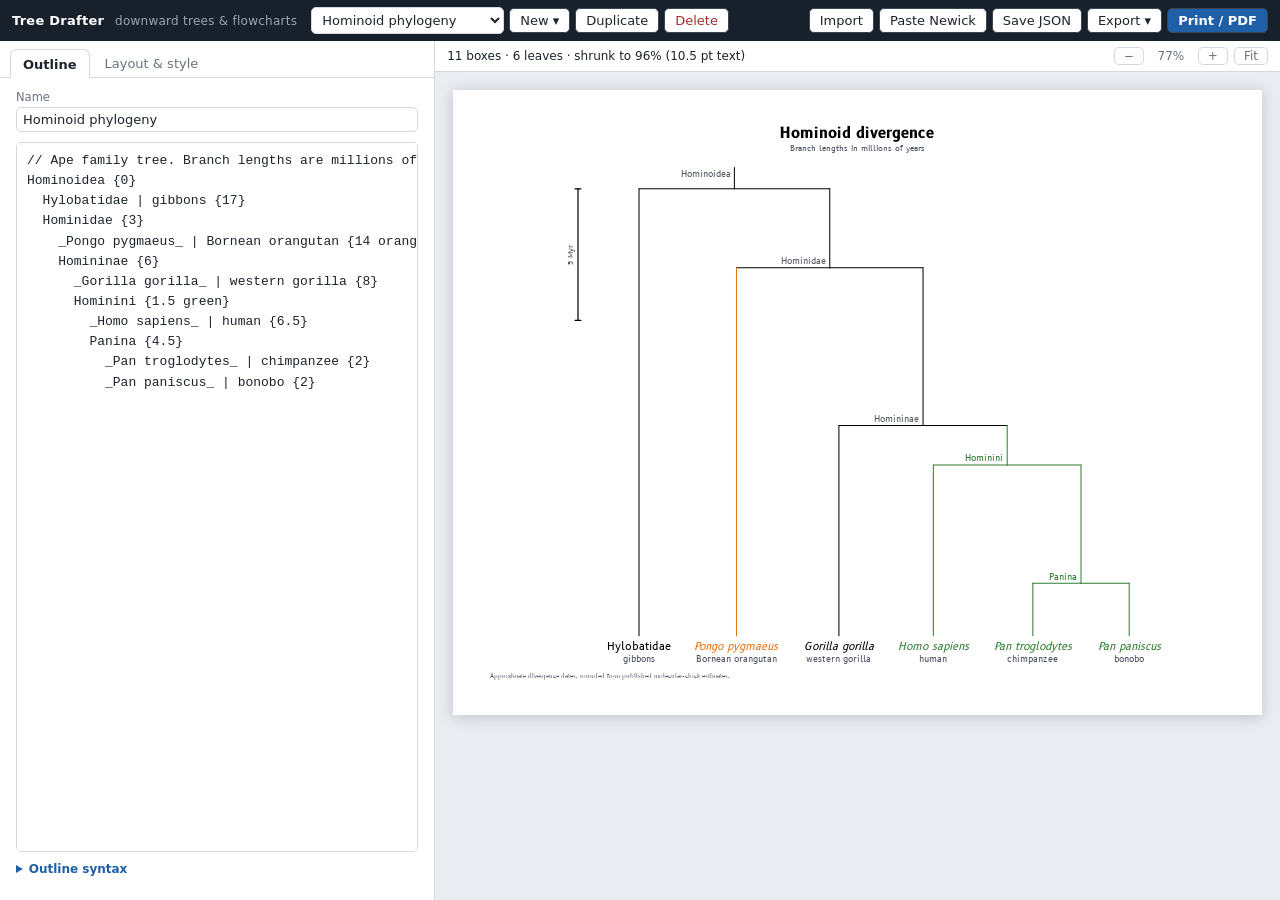
<file: tree_drafter/tree-drafter.html>
<!doctype html>
<!--
  Tree Drafter: downward-flowing trees and flowcharts (phylogenetic trees,
  decision trees, hierarchies) from an indented outline, fitted to a page.
  Self-contained: open this file in a browser. No server, no network access needed.
  Built from src/ by tools/build.py; edit the sources, not this file.
-->
<html lang="en">
<head>
<meta charset="utf-8">
<meta name="viewport" content="width=device-width, initial-scale=1">
<title>Tree Drafter</title>
<style>
/* layout: dark tool bar; outline editor left, the page preview right (stacked on narrow screens).
   One light theme by design, shared with the other drafting tools: the preview is a white sheet of paper. */
:root {
  color-scheme: light;
  --bg: #e9ecf0;
  --panel: #ffffff;
  --ink: #1d232b;
  --muted: #6a737e;
  --line: #d5d9df;
  --accent: #1f5fa8;
  --accent-soft: #e6eef8;
  --sel: #1f6fd1;
  --danger: #a3302a;
  --warn: #9a5b00;
  --top: #17202b;
  --mono: ui-monospace, "SF Mono", Menlo, Consolas, "Liberation Mono", monospace;
  font-family: system-ui, -apple-system, "Segoe UI", Roboto, sans-serif;
  font-size: 13px;
  color: var(--ink);
}
* { box-sizing: border-box; }
[hidden] { display: none !important; }
html, body { height: 100%; }
body { margin: 0; background: var(--bg); display: flex; flex-direction: column; overflow: hidden; }

button, select, input, textarea { font: inherit; color: inherit; }
button { border: 1px solid var(--line); background: #fff; border-radius: 5px; padding: 4px 10px; cursor: pointer; white-space: nowrap; }
button:hover { border-color: #9aa6b4; }
button:focus-visible, select:focus-visible, input:focus-visible, textarea:focus-visible { outline: 2px solid #9cc0ea; outline-offset: 1px; }
button.primary { background: var(--accent); border-color: var(--accent); color: #fff; font-weight: 600; }
button.danger { color: var(--danger); }
input, select, textarea { border: 1px solid var(--line); border-radius: 5px; padding: 4px 6px; background: #fff; min-width: 0; }

/* top bar */
.topbar { display: flex; align-items: center; gap: 14px; padding: 7px 12px; background: var(--top); color: #fff; flex-wrap: wrap; }
.brand { font-weight: 650; letter-spacing: .02em; }
.brand span { font-weight: 400; color: #9aa6b4; margin-left: 6px; font-size: 12px; }
.group { display: flex; gap: 5px; align-items: center; flex-wrap: nowrap; }
.group.end { margin-left: auto; }
.topbar button { border-color: #3a4654; color: var(--ink); }
.topbar button.primary { color: #fff; }
.topbar button.danger { color: var(--danger); }
.topbar select { min-width: 190px; color: var(--ink); }
.menu { position: relative; }
.menu-list { display: none; position: absolute; top: 100%; left: 0; margin-top: 4px; z-index: 20; min-width: 230px; background: #fff; color: var(--ink);
  border: 1px solid var(--line); border-radius: 6px; padding: 5px; box-shadow: 0 6px 20px rgba(0,0,0,.18); }
.menu-list.end { left: auto; right: 0; }
.menu.open .menu-list { display: block; }
.menu-list button { display: block; width: 100%; text-align: left; border: 0; border-radius: 4px; padding: 6px 8px; }
.menu-list button:hover { background: var(--accent-soft); }
.menu-list hr { border: 0; border-top: 1px solid var(--line); margin: 5px 0; }
.menu-head { font-size: 11px; color: var(--muted); text-transform: uppercase; letter-spacing: .05em; padding: 4px 8px 2px; }

/* main panes */
main { flex: 1; display: grid; grid-template-columns: minmax(360px, 34%) 1fr; min-height: 0; }
.left { display: flex; flex-direction: column; min-height: 0; min-width: 0; background: var(--panel); border-right: 1px solid var(--line); }
.tabs { display: flex; gap: 2px; padding: 8px 10px 0; border-bottom: 1px solid var(--line); }
.tabs button { border: 1px solid transparent; border-bottom: 0; border-radius: 6px 6px 0 0; background: none; padding: 6px 12px; color: var(--muted); }
.tabs button.active { border-color: var(--line); background: #fff; color: var(--ink); font-weight: 600; margin-bottom: -1px; }
.pane { flex: 1; overflow-y: auto; padding: 12px 16px 24px; min-height: 0; display: flex; flex-direction: column; gap: 10px; }
#paneStyle { display: block; }
#outline { flex: 1; min-height: 260px; resize: none; font: 13px/1.55 var(--mono); padding: 8px 10px; tab-size: 2; white-space: pre; overflow: auto; }
.field { display: flex; flex-direction: column; gap: 3px; }
.field > span { font-size: 11.5px; color: var(--muted); }
.field.check { flex-direction: row; align-items: center; gap: 6px; font-size: 12.5px; }
.field.off { opacity: .4; }
.grid2 { display: grid; grid-template-columns: 1fr 1fr; gap: 10px 12px; }
.section { font-size: 11px; text-transform: uppercase; letter-spacing: .06em; color: var(--muted); margin: 16px 0 8px; border-top: 1px solid var(--line); padding-top: 10px; }
.section:first-child { margin-top: 0; border-top: 0; padding-top: 0; }
.hint { color: var(--muted); font-size: 12px; line-height: 1.45; margin: 12px 0 0; }
.messages:empty { display: none; }
.msg { font-size: 12px; padding: 5px 8px; border-radius: 5px; background: #f4f6f8; margin-bottom: 4px; line-height: 1.4; }
.msg.warn { background: #fff4dc; color: var(--warn); cursor: pointer; }
.msg.info { color: var(--muted); }
details.help { font-size: 12px; color: var(--ink); }
details.help summary { cursor: pointer; color: var(--accent); font-weight: 600; }
details.help table { border-collapse: collapse; margin-top: 6px; width: 100%; }
details.help td { border-top: 1px solid #eef0f2; padding: 4px 6px 4px 0; vertical-align: top; line-height: 1.4; }
details.help td:first-child { white-space: nowrap; }
details.help code { font-family: var(--mono); font-size: 11.5px; background: #f1f3f6; padding: 0 3px; border-radius: 3px; }

/* preview */
.right { display: flex; flex-direction: column; min-width: 0; min-height: 0; }
.preview-tools { display: flex; gap: 6px; align-items: center; padding: 6px 12px; background: var(--panel); border-bottom: 1px solid var(--line); font-size: 12px; color: var(--muted); }
.preview-tools button { padding: 1px 9px; }
.summary { color: var(--ink); font-variant-numeric: tabular-nums; }
.spacer { flex: 1; }
#zoomLabel { min-width: 42px; text-align: center; font-variant-numeric: tabular-nums; }
.preview { flex: 1; overflow: auto; padding: 18px; min-height: 0; }
.page { margin: 0 auto; background: #fff; box-shadow: 0 2px 14px rgba(0,0,0,.18); }
.page svg { display: block; width: 100%; height: 100%; }
.page [data-owner^="n"] { cursor: pointer; }
.page g.sel { filter: drop-shadow(0 0 0.012px var(--sel)) drop-shadow(0 0 0.012px var(--sel)); }

#printSheet { display: none; }
@media print {
  body > *:not(#printSheet) { display: none !important; }
  body { background: #fff; display: block; overflow: visible; height: auto; }
  #printSheet { display: block; }
  #printSheet svg { display: block; }
}

@media (max-width: 900px) {
  body { overflow: auto; height: auto; }
  main { grid-template-columns: minmax(0, 1fr); }
  .left { border-right: 0; border-bottom: 1px solid var(--line); }
  #outline { min-height: 280px; }
  .right { height: 80vh; }
  .group.end { margin-left: 0; }
  .group { flex-wrap: wrap; }
  .topbar select { min-width: 0; max-width: 100%; }
}
@media (max-width: 520px) { .grid2 { grid-template-columns: minmax(0, 1fr); } }

</style>
<style id="pageCss"></style>
</head>
<body>
<header class="topbar">
  <div class="brand">Tree Drafter <span>downward trees &amp; flowcharts</span></div>
  <div class="group">
    <select id="docSelect" title="Trees in this browser" aria-label="Tree"></select>
    <div class="menu">
      <button id="btnNew">New ▾</button>
      <div class="menu-list">
        <button id="btnBlank">Blank tree</button>
        <hr>
        <div class="menu-head">Examples</div>
        <div id="exampleList"></div>
      </div>
    </div>
    <button id="btnDup" title="Duplicate this tree">Duplicate</button>
    <button id="btnDel" class="danger" title="Delete this tree">Delete</button>
  </div>
  <div class="group end">
    <span id="saveState" class="save-state"></span>
    <button id="btnImport" title="Open a saved .json tree, a Newick file (.nwk, .tre) or an outline (.txt)">Import</button>
    <button id="btnNewick" title="Paste a tree in Newick format">Paste Newick</button>
    <button id="btnSaveJson">Save JSON</button>
    <div class="menu">
      <button id="btnExport">Export ▾</button>
      <div class="menu-list end">
        <button id="btnSvg">SVG (vector, for documents)</button>
        <button id="btnPng">PNG (200 dpi image)</button>
        <button id="btnDxf">DXF (CAD, inches, 1:1)</button>
        <button id="btnNwk">Newick (phylogenetics software)</button>
      </div>
    </div>
    <button id="btnPrint" class="primary" title="Print at the page size, or Save as PDF from the print dialog">Print / PDF</button>
  </div>
  <input type="file" id="fileInput" accept=".json,.nwk,.newick,.tre,.tree,.txt,text/plain,application/json" hidden>
</header>

<main>
  <section class="left">
    <nav class="tabs">
      <button data-tab="outline" class="active">Outline</button>
      <button data-tab="style">Layout &amp; style</button>
    </nav>
    <div class="pane" id="paneOutline">
      <label class="field"><span>Name</span><input id="docName" type="text"></label>
      <textarea id="outline" spellcheck="false" aria-label="Outline: one node per line, indent for children"></textarea>
      <div id="messages" class="messages"></div>
      <details class="help">
        <summary>Outline syntax</summary>
        <table>
          <tr><td><code>Parent</code><br><code>&nbsp;&nbsp;Child</code></td><td>One node per line. Indent (Tab or spaces) to make children.</td></tr>
          <tr><td><code>Label | detail</code></td><td>A second, smaller line of text.</td></tr>
          <tr><td><code>[Yes] Label</code></td><td>A label on the branch coming into the node.</td></tr>
          <tr><td><code>_Homo sapiens_</code></td><td>Italic label (species names).</td></tr>
          <tr><td><code>Label {2.5}</code></td><td>Branch length, for the phylogram layout.</td></tr>
          <tr><td><code>Label {green}</code></td><td>Colours this branch and everything below it: red, orange, gold, green, teal, blue, navy, purple, pink, brown, gray, or <code>#hex</code>.</td></tr>
          <tr><td><code>Label {pill}</code></td><td>Box shape: round (default), box, pill, plain. Also <code>dashed</code>, <code>bold</code>, <code>italic</code>.</td></tr>
          <tr><td><code>A long\nlabel</code></td><td>Line break inside a label.</td></tr>
          <tr><td><code>{0.3}</code></td><td>A node with no label (a bare junction).</td></tr>
          <tr><td><code>// note</code></td><td>Comment line, not drawn.</td></tr>
        </table>
        <p>Tab and Shift+Tab indent and outdent the selected lines. Click a box in the preview to find its line.</p>
      </details>
    </div>
    <div class="pane" id="paneStyle" hidden></div>
  </section>
  <section class="right">
    <div class="preview-tools">
      <span id="summary" class="summary"></span>
      <span class="spacer"></span>
      <button id="zoomOut" title="Zoom out" aria-label="Zoom out">−</button>
      <span id="zoomLabel">100%</span>
      <button id="zoomIn" title="Zoom in" aria-label="Zoom in">+</button>
      <button id="zoomFit">Fit</button>
    </div>
    <div class="preview" id="preview"><div class="page" id="page"></div></div>
  </section>
</main>

<div id="printSheet"></div>

<script type="application/json" id="font-data">{"B612-Regular.ttf": "AAEAAAASAQAABAAgR1BPU0ZNlc4AARlkAAALUkdTVUIAGQAMAAEkuAAAABBPUy8yS9rp/[base64]/CQBkAAEZPAAAACBwcmVwaAaMhQAAKGgAAAAHAAEAAAABAgzrFP6xXw889QAbB9AAAAAA1kG+dAAAAADm9rOi/539+ww8B4AAAAAJAAIAAAAAAAAAAQAAB4r+DAAADOT/[base64]/[base64]/wAIAAj//QAJAAn//AAKAAr//AALAAv//AAMAAz/+wANAA3/+wAOAA7/+wAPAA//+gAQABD/+gARABH/+QASABL/+QATABP/+QAUABT/+AAVABX/+AAWABb/+AAXABf/9wAYABj/9wAZABn/9wAaABr/9gAbABv/9gAcABz/9gAdAB3/9QAeAB7/9QAfAB7/9AAgAB//9AAhACD/9AAiACH/8wAjACL/8wAkACP/8wAlACT/8gAmACX/8gAnACb/8gAoACf/8QApACj/8QAqACn/8QArACr/8AAsACv/8AAtACz/7wAuAC3/7wAvAC7/7wAwAC//7gAxADD/7gAyADH/7gAzADL/7QA0ADP/7QA1ADT/7QA2ADX/7AA3ADb/7AA4ADf/7AA5ADj/6wA6ADn/6wA7ADr/6gA8ADv/6gA9ADv/6gA+ADz/6QA/AD3/6QBAAD7/6QBBAD//6ABCAED/6ABDAEH/6ABEAEL/5wBFAEP/5wBGAET/5wBHAEX/5gBIAEb/5gBJAEf/5gBKAEj/5QBLAEn/5QBMAEr/5ABNAEv/5ABOAEz/5ABPAE3/4wBQAE7/4wBRAE//4wBSAFD/4gBTAFH/4gBUAFL/4gBVAFP/4QBWAFT/4QBXAFX/4QBYAFb/4ABZAFf/4ABaAFj/3wBbAFj/3wBcAFn/3wBdAFr/3gBeAFv/3gBfAFz/3gBgAF3/3QBhAF7/3QBiAF//3QBjAGD/3ABkAGH/3ABlAGL/3ABmAGP/2wBnAGT/2wBoAGX/2gBpAGb/2gBqAGf/2gBrAGj/2QBsAGn/2QBtAGr/2QBuAGv/2ABvAGz/2ABwAG3/2ABxAG7/1wByAG//1wBzAHD/1wB0AHH/1gB1AHL/1gB2AHP/1QB3AHT/1QB4AHX/1QB5AHb/1AB6AHb/1AB7AHf/1AB8AHj/0wB9AHn/0wB+AHr/0wB/AHv/0gCAAHz/0gCBAH3/0gCCAH7/0QCDAH//0QCEAID/0QCFAIH/0ACGAIL/0ACHAIP/zwCIAIT/zwCJAIX/zwCKAIb/zgCLAIf/zgCMAIj/zgCNAIn/zQCOAIr/zQCPAIv/zQCQAIz/zACRAI3/zACSAI7/zACTAI//ywCUAJD/ywCVAJH/ygCWAJL/ygCXAJP/ygCYAJP/yQCZAJT/yQCaAJX/yQCbAJb/yACcAJf/yACdAJj/yACeAJn/xwCfAJr/xwCgAJv/xwChAJz/xgCiAJ3/xgCjAJ7/xQCkAJ//xQClAKD/xQCmAKH/xACnAKL/xACoAKP/xACpAKT/wwCqAKX/wwCrAKb/wwCsAKf/wgCtAKj/wgCuAKn/wgCvAKr/wQCwAKv/wQCxAKz/wACyAK3/wACzAK7/wAC0AK//vwC1ALD/vwC2ALD/vwC3ALH/vgC4ALL/vgC5ALP/vgC6ALT/vQC7ALX/vQC8ALb/vQC9ALf/vAC+ALj/vAC/ALn/vADAALr/uwDBALv/uwDCALz/ugDDAL3/ugDEAL7/ugDFAL//uQDGAMD/uQDHAMH/uQDIAML/uADJAMP/uADKAMT/uADLAMX/twDMAMb/twDNAMf/twDOAMj/tgDPAMn/tgDQAMr/tQDRAMv/tQDSAMz/tQDTAM3/tADUAM7/tADVAM7/tADWAM//swDXAND/swDYANH/swDZANL/sgDaANP/sgDbANT/sgDcANX/sQDdANb/sQDeANf/sADfANj/sADgANn/sADhANr/rwDiANv/rwDjANz/rwDkAN3/rgDlAN7/rgDmAN//rgDnAOD/rQDoAOH/rQDpAOL/rQDqAOP/rADrAOT/rADsAOX/qwDtAOb/qwDuAOf/qwDvAOj/qgDwAOn/qgDxAOr/qgDyAOv/qQDzAOv/qQD0AOz/qQD1AO3/qAD2AO7/qAD3AO//qAD4APD/pwD5APH/pwD6APL/pwD7APP/pgD8APT/pgD9APX/pQD+APb/pQD/APf/[base64]/wFTAWEBeAOfA6EDqQO/A8ADySAQIBYgGiAeICMgJiAwIDUgOiEiISYhkyIS//8AAAAgAKAAvwDQAN8A8ADxAP0BUgFgAXgDkQOhA6MDsQPAA8IgECATIBggHCAgICYgMCAxIDkhIiEmIZAiEv///+EAAP+3AAD/s//i/7IAAP9e/3X/Ov1G/UX9RP09/[base64]/hbgARB25AAkAA19eLbgAASwgIEVpRLABYC24AAIsuAABKiEtuAADLCBGsAMlRlJYI1kgiiCKSWSKIEYgaGFksAQlRiBoYWRSWCNlilkvILAAU1hpILAAVFghsEBZG2kgsABUWCGwQGVZWTotuAAELCBGsAQlRlJYI4pZIEYgamFksAQlRiBqYWRSWCOKWS/[base64]/hbAEjQAAKQCZAJAAogCHAKsA0AC0AMcAvgCwALQAZAAAAC7+DAARBEwAFAXcAB4AAAAAABUAFQCNAOoBKAGOAgQCbAKmAuYDJgNTA2sDlAOoA8gD2wRWBQoFfgYqBoMG8wf5CCQJIwn4CjEKdAqLCp4KtQsIC8IMHQy9DV0N3A47Dn4O/Q9aD4AP2hEIETgU9BYZFpIW/hdoGFUZxxn6GmEapxs8HOkd4h4mHlgeZh6YHrAevR7cH5YgCCD0IWwixCMfI/IkWCS4JRMmMyZ1Jz0nrygXKI0pEileKe0qmCsHK0ssdS3TLjAuky7wLxMvcS+lL6Uv4zAyMGswnDEhMT4xpTIPMjkyTDK6MsczAjMhMzszfjOiM8Iz8jQzNF00uTUrNZg2EzZfNtA3HzdON7E4KDiaORo5jznMOgQ6SjqGOtQ7ZTvxPIo8+T2JPfI+bz7oP24/60A8QQ1B2UKzQ0BEEUSoRUdFpEcTSH1J9ktkS3hLjEunS8BMFUyUTQ9Nl037TnpOu08UT5pQG1CqUTBRo1HtUmtTelO8U8lT1lQAVClUUlSfVOtVN1WBVe9WEFZkVw9XJ1c/[base64]/HwF3PokZAUUAAACAKn/8gGwBdwAAwAXAJ+7AA4ABgAEAAQruAAOELgAANC5AAMACPRBAwD/[base64]/qcGzAkFRUkMBsbMSQWFiQxAAACAJYEKwJyBdwADQAbAF24ABwvuAAaL7gAHBC4AAzQuAAML7kAAQAH9LgAGhC5AA8AB/S4AB3cALgAAEVYuAAALxu5AAAAEz5ZuAAARVi4AA4vG7kADgATPlm4AAAQuAAG3LgAFNC4ABXQMDEBFRQGBwYHIyYnJiY1NSEVFAYHBgcjJicmJjU1AUUOCAoMVwwKCA4B3A4ICgxXDAoIDgXcZCZwNj5DQz42cCZkZCZwNj5DQz42cCZkAAACAGT/7AZABfAAHAAgAAABAyEHIQMHEyEDBxMhNSETITchNzU3AyETNwMzFSEhAyEFMDIBQhT+wTLTNv47MNIz/toBNzP+lhQBZxjsNQHFMNMz/f4g/j0xAcMDtv5wlv5wFAGk/nAUAaSWAZCWudcU/lwBkBT+XJb+cAAAAwBp/zgD/wa4AC8AOgBFAAABLgMnER4DFRQOAgcVIzUuAyc3HgMzES4DNTQ+Ajc1NxUWFhcDNC4CJxE+AwEUHgIXEQ4DA3wRNEBKJ0WHa0I4ZIpTkjpyZ1ggdhQ0RFQ1RYhqQj9oiEqSaqVFmSI6UC0xUDkf/fgiOlAtKU0+JQUUDh0YEgP98yBKZIZbXpRuRg/DtwEVICkWjQ0gHRMCPSJKXHVOaZFdMAi5FMoGPTP8GC1LPzYZ/ggJJjtSAyEpQjguFgHTByA3VAAABQBB/[base64]/SA6ZotRUIlkODhkiVBRi2Y6AXEtWEUrJT5OKi5XRColPU77qzpmi1FQiWQ4OGSJUFGLZjoBcS1YRSslPk4qLldEKiU9TgACAHj/7AUaBfAAOgBHAAABFA4CBzcXIycGBiMiLgI1ND4CNyYmNTQ+AjMyHgIXBy4DIyIOAhUUFx4FFzY2NwEyNjcBFQYGFRQeAgUaGTVRN1GF30hLqGBnxpxfKUljOiYxN2KJUkNvWkQaUBIzRVk3JEc3IwoEDyZFdK17KikC/kg/[base64]/[base64]/FAySHpOAwAAAQBkAHoD6ARhAAsAABMhETMRIRUhESMRIWQBdZsBdP6Mm/6LArwBpf5bm/5ZAacAAQBm/tMBjgEVABkAADc0PgIzMh4CFRQOAgcnNjc2NjUuA2YXKTYeHTUpGQ0pTD40FxIPGRkwJhaFHTUmGBUoPSc1Y2ZqORcsLyddLAEUIzYAAAEAyAG9ArwCWAADAA0AuwABAAEAAgAEKzAxEyEVIcgB9P4MAlibAAABAFb/7wGfATsAEwAANzQ+AjMyHgIVFA4CIyIuAlYaLTsiIjwtGhosOyIiPS0aliI8LRoaLTwiIj0tGxstPQAAAQBL/5wD2QZAAAMACwC4AAIvuAAALzAxBSMBMwEd0gLGyGQGpAACAFr/[base64]/[base64]/[base64]/[base64]/mFdAa7SwwEs/tQBLKsEGRT8fIwBlxH+egAAAQDIAAAEGQXcACgAbbgAKS+7AAoABgAZAAQruAApELgAEty4ACkQuAAk3LkAKAAG9AB8uAARLxi4AABFWLgAJS8buQAlABM+WbgAAEVYuAAmLxu5ACYAEz5ZuwAeAAUABQAEK7gAERC5ABIAA/S4ACUQuQAnAAP0MDEBPgMzMh4CFRQOBCM1PgU1NC4CIyIOAgcjESEVIQGYByM0Qyloo3E7SH2nvchgS5qPfV02IUFiQTNSQS4PfALx/d8D1gQSEg1BcZhWZauJaEcjoAIhN05fcD8zYEsuDRMYCgK8oAACAHv/[base64]/aIaNijl34send0MBAvxrHC4sLRs5XUMlPGN+QT9gPyAaLDoAAAEAyAAABEwF3AAcAAATIRUUDgQHDgIVFSM0PgI3PgU1IcgDhEFkdmxQCwUFA80BBAkIF1ZlalY3/VkF3IIrh6jBy8xfKVdWKUoeZXBuJ2vPv6qLaB4AAwCB/[base64]/RBAwCVAEQAAV0wMQEyHgIVFA4CBx4DFRQOAiMiLgI1ND4CNy4DNTQ+AhMOAxUUHgIzMj4CNTQuAic2NjU0LgIjIg4CFRQeAgJjW5xxQCM8TyxKdVErWJG5YV+wh1IuUG5AL1E9I014jzc/ZUcnMVFqOEBzVzI7X3cUXG0pPksiLVRAJydDWAXtMl6GVDtcSTsaIVVrhE9voWkyOW+lbFCCaFEfHT5HUjJhjVss/QsbQVNoQzxiRyYjRGRBQ2lTQL0pdFMySC4VGzJEKC5HOTAAAgCB/[base64]/[base64]/+8BwAMbABMAJwAANzQ+AjMyHgIVFA4CIyIuAhE0PgIzMh4CFRQOAiMiLgKYGCg1Hx82KBcXKDUeHzcoGBgoNR8fNigXFyg1Hh83KBiFHzYoFxcoNh8fNygYGCg3AiEfNigXFyg2Hx83KBgYKDcAAgBm/[base64]/6SFBT+lK8BydEAAgBkAQQDhAK8AAMABwAAEyEVIRUhFSFkAyD84AMg/OACvIygjAABAMgAWwRMBLsACAAAARUBNQE3JwE1BEz8fAKwTU79UQL10f43rwFsFBQBbq8AAgBr//[base64]/WDhvfXr31F/[base64]/hGSAYkkogGNowUUyBT6EAHC/j4FUP78/gwB9AAAAwCgAAAEdgXmABEALwA8AJO7ADAABgASAAQruwAeAAgABwAEK7gAMBC4AADQugAiAAIAOxESObgAHhC5ADYAB/[base64]/PoGBpVpqTPW1SLy5OanmBPsiMY5ZmMzRfhlG0BHv++h0/ZEdCWDQVAgUGA/qxBQrIBAgFAx1MhWdtniosDhI5UnBJVYZmSS0VoB1Db1NLakQfAAABAFn/[base64]/NeElFayAwXJ3RdUWRinpcNggSHRYAAAIAqgAABNgF5wATACcAhrgAKC+4AB0vuQAKAAb0uAAoELgAEtC4ABIvuQAVAAb0uAAl0LgAJS+4AAoQuAAp3AC4AABFWLgAAC8buQAAABM+WbgAAEVYuAAFLxu5AAUAEz5ZuAAARVi4ABEvG7kAEQANPlm5ABUAA/S4AAUQuQAiAAH0uAAl0LgAJS+4ACfQuAAnLzAxEz4DMzIEFhIVFA4EIyERFxEzMj4ENTQuAiMiBgcGB6ofVltZIZ8BD8ZwOGOLp7xk/t3SFJHKhUslCCx206YQJBASFAXcAwQDAU6q/va7kum0gVMnBQqM/CI8Y4GKiDp/1ZlVAgICAgAAAQCgAAAEFQXcAA8AgbsADgAGAAMABCu7AAAABwAMAAQruAAOELgACdAAuAAARVi4AAUvG7kABQATPlm4AABFWLgABi8buQAGABM+WbgAAEVYuAABLxu5AAEADT5ZuAAARVi4AAIvG7kAAgANPlm7AAsAAgAMAAQruAACELkAAAAD9LgABhC5AAgAA/QwMSUHITcRJyEVIRcRIRUhEQcEFRT8rg8eA1L9ihQCHP3kCqCgyARC0qC+/veR/nC0AAEAoAAABBUF3AALAFW7AAAABgABAAQruwAEAAcACQAEK7gAABC4AAfQALgAAEVYuAADLxu5AAMAEz5ZuAAARVi4AAAvG7kAAAANPlm7AAkAAgAKAAQruAADELkABQAD9DAxISMRJyEHIRcRIRUhAZDSHgN1FP17FAIc/eQFCtKgvv73kQAAAQBY/[base64]/soB9MUtTzkhfdYBHqKXAQ/[base64]/2KzR3qAnbNAtX9KwUK0hT9hQJpEvoQAAABAKAAAAGQBfAABAAvuwAEAAYAAAAEKwC4AABFWLgAAy8buQADABM+WbgAAEVYuAAALxu5AAAADT5ZMDEzESc3Eb4e8AUK0hT6EAAAAQAA/[base64]/e2prgIp7f3XBQrSFP1oAoT9hT86/RgC6v0WAAEAoAAABBAF8AAIADW7AAgABgAEAAQrALgAAEVYuAAHLxu5AAcAEz5ZuAAARVi4AAIvG7kAAgANPlm5AAAAA/QwMSUhByE3ESc3EQGGAooU/[base64]/[base64]/[base64]/tP8hgMWAZEB/[base64]/sT8GAUK0hT79/7GAQFQA94U+hAAAgB8/+8FxAXtABMALQBpuAAuL7gAFC+4AC4QuAAF0LgABS+4ABQQuQAPAAb0uAAFELkAIAAG9LgADxC4AC/cALgAAEVYuAAKLxu5AAoAEz5ZuAAARVi4AAAvG7kAAAANPlm4AAoQuQAbAAX0uAAAELkAJwAF9DAxBSImJgI1NBI2NjMyFhYSFRQCBgYBNC4EIyIOAhUUHgQzMj4EAyCe+q9dWq38oZ37r11arfwBMxYwTGmJVnuvcDQXMEtpiVZRhGdKMRcRdM0BGaWlARnNdHTN/[base64]/mni6gEI/ZHw9ES8wLQ8FCsgFCAYDKWCcc4y5bi0CC/6CHEmAZUtqRB8DBAYDAAACAHz/bwXEBe0AJQBKAAAFIi4CJycmJwcGBiMiJiYCNTQSNjYzMhYWEhUUDgIHHgMzAzQuBCMiDgIVFB4EMzI2Ny4DIzcyHgIXNTY2BXw4b2pkLAoFBQolTiqe+q9dWq38oZ37r10lSGlEHTc/SS/BFjBMaYlWe69wNBcwS2mJViZGHx03PEgvOTdoZWIwQDuRDzRhUxIJCIoICHTNARmlpQEZzXR0zf7npWm/[base64]/kULHAh4lFuGWCxAZn49FS4uKxACZv2aBQrIBAgGBDVom2VpoHFHESj9rwJTDgUCFf6CM1dzQVVxQxsBAgUDAAEAUv/vA/[base64]/S4AAXQuAAG0DAxIREhNSEVIREB7/5hBAv+ZgU8oKD6xAAAAQCW/[base64]/DpflWc2LFiDWAPkAAABAEP/7ATYBfAACQBXGbgAAS8YuAAD3LkABAAM9LgAARC4AAncuQAIAAv0ALgAAEVYuAAJLxu5AAkAEz5ZuAAARVi4AAYvG7kABgANPlm6AAEABgAJERI5MDEBQQMAmgAHAAFdARMTATMBBycBNwJJWDABSr3+XRr2/h7DAfT+mAE6BBb62MgUBdwUAAEAQwAABxYF8AAUANAZuAALLxgZuAASLxgZuAADLxi4ABIQuAAA0LgAAxC4AAHQuAADELgABtC5AAcADPS4AAsQuAAJ0LgACxC4AA3QuAASELgAENC5AA8AC/[base64]/oro3R1A3ej+ir8BCEAEFgXc+/D+mAFoBBD6JAN1AWb+mvyLBdwU+9z+mAFoAAABADUAAATSBfAADwMOGbgACi8YGbgAAi8YuAAA0LgAAhC4AATQuAAKELgACNC5AAcAC/S4AAoQuAAM0LgAABC5AA8AC/[base64]/b+x00w/rvGAeD+WdQBFlAjASDI/k0B0gIHtaD95AMfAr0U/jDEoAHg/[base64]/k3S/kzMASBPA6cCNfyq/XoChQNXFP3K+QABAD0AAARWBdwADQBJALgAAEVYuAAILxu5AAgAEz5ZuAAARVi4AAEvG7kAAQANPlm5AAAAA/S6AAUACAAHERI5uAAIELkABgAD9LoADAABAAAREjkwMSUXIScBNwUhJyEXAQclBEIU+/sUAo+4/vf+GxQDsg/9a7IBCaCgMgR+tCigFvtmtCgAAQBk/lwCoAXwAAsAMrsABQAGAAAABCsAuAAARVi4AAEvG7kAAQATPlm7AAgAAQAJAAQruAABELkAAwAB9DAxEychFSEXEQchFSE3ehYCPP6MFBQBdP3EFgUoyJbI+yjIlsgAAAEAS/[base64]/jkETP7UAAMAABEhFSEETPu0/tSbAAABAR0EsAKUBfAAAwAiALgAAC+4AABFWLgAAy8buQADABM+WboAAgAAAAMREjkwMQEjAzcClJbhzASwASwUAAIARv/vA5gEXQAuAEUAr7gARi+4AAIvuABGELgADdC4AA0vuAACELgAF9C6ACIADQAXERI5uAANELkAOQAJ9LgAJdC4ACUvuAACELkALgAJ9LgAAhC4AC/QuAAuELgAR9wAuAAoL7gAAEVYuAAALxu5AAAADT5ZuAAARVi4AAgvG7kACAANPlm7ABIAAwA0AAQrugAXADQAEhESObgAKBC5AB0AA/[base64]/vBEwGVAAUACsAYrgALC+4AAwvuAAsELgAFdC4ABUvuQAXAAn0uAAA0LgADBC5ACEACfS4AC3cALgAFy+4ABwvuAAARVi4ACYvG7kAJgANPlm5AAUAA/S4ABwQuQARAAP0ugAYABEAHBESOTAxJR4DMzI+BDU0LgIjIgYHAyc3ETc2NjMyHgIVFA4CIyIuAicBhhMyOTwcPV1ELRwLJkFVL0+QPr4U0lUzcDhTk29BS4e5bj96alIWqwYLBwQoQ1tlbDNkiFQkPTMCP7QU/XpbGBxEhcJ+iuKhWAkPEwkAAAEAZP/[base64]/PX2/gVyRPwNuIyw/bI9PUpVyQyQUjSYuY6XXc2jDlls5RQACAG//7wP8BlQAEAAnAHm4ACgvuAASL7gAKBC4AB3QuAAdL7kABQAJ9LgAEhC4AA/[base64]/FSicQwYEgxRkMd3eNGcWQIIFPp0tAACAGT/[base64]/[base64]/[base64]/w/37AYwF3AADABcAZrsADwAJAAwABCu4AAwQuAAA0LgAAC+4AA8QuAAB0LgAAS8AuAAOL7gAAEVYuAAALxu5AAAAEz5ZuAAARVi4ABQvG7kAFAAPPlm4AAAQuAAC3LgAFBC5AAcAA/[base64]/iYFjLQU/F4Bmv5mPzz9yQIt/dMAAQC0/[base64]/QwMSEjETcVNz4DMzIWFzc2NjMyHgIVESMRNC4CIyIOAgcWFhURIxE0JiMiDgIHAYa+vj0SNkROKXCMFUwjgFNMbEUgvg8lPi4dP0A9GwMBvkhdHkRDQBoETBS3awwaFQ5tVXUcMTNgiFT9EgLkNlE3GxQhKxYdJx/[base64]/RIC7jZOMxgVISgTAAIAZP/[base64]/[base64]/[base64]/RIETBThrwgRDQkQB6YFDwABAED/7wMlBF0APQB0uAA+L7gAJy+5ABIACvS4AADQuAA+ELgAM9C4ADMvuQAIAAr0uAAzELgAHdC4ABIQuAA/[base64]/+8C1QWMAB8A9LsAAAAJABUABCu4ABUQuAAZ0LgAABC4ABvQuAAbLwC4ABsvuAAZL7gAHS+4AABFWLgAEC8buQAQAA0+WbkABQAD9EEDAB0AGQABcUEDAM8AGQABcUEDAK0AGQABcUEDAKwAGQABXbgAGRC5ABYAA/[base64]/sUBeEJZNxcFBAQFeQgTEgxCcpdWAhyg0W/+wKAAAQDI/[base64]/RRseRYiKBMAAQBH/+wD7QRgAAgAVhm4AAYvGLgACNC5AAAAC/[base64]/[base64]/suYqyYpq5j+0aywKyirlAHg/ugBGAJsEfujAmwBGP7o/[base64]/70LS3+9McBnP6a0+snJuHT/ooBmwF+dnb+ggJMAgAR/rBvbwE/Ef3q/bkAAAEAIv4gBBsEXQAYAF4ZuAAYLxi4AAHQuQACAAz0ugADAAIADBESObgAGBC4ABbQuQAVAAv0ALgAAi+4ABYvfLgACC8YuAAARVi4ABQvG7kAFAANPlm4AAgQuQAPAAH0MDEBQQMAGgAUAAFxAQE3AQ4DIyImJzcWFjMyPgI3ATcBFwJaAQ20/mIfSVxvRDNiKUkRLBghPjkxFP5fvgESNAFsAuAR+5JUpoNSKSRrDBQzUGQyBHsR/Q/oAAEAPQAAA4QETAANAIhBAwDnAAkAAXEAuAAJL7gAAEVYuAABLxu5AAEADT5ZuQAAAAP0QQMAjwAJAAFdQQMArwAJAAFxQQMA7wAJAAFxQQMAzwAJAAFxQQMArwAJAAFdQQMAPwAJAAFxQQMAHwAJAAFxuAAJELgACNC5AAcAA/S6AAwAAQAAERI5MDEBQQMAGwAJAAFdJRchJwE3ByEnIRcBBzcDcBT8zRQBz5jN/r0UAsAU/j+XzaCgMgMImiigMfz9oCgAAAEA5P5cBB4F7wBEAAATMz4DNTU0PgIzMh4CFwcmJiMjIgcOAxUVFAYHHgMVFRQeAhcWMzMyNjcXDgMjIi4CNTU0LgInI+R6MTsgCh9Mf2AuQTMpFT8TQRkQCAgxOyAKMDseKBoLCiA7MQgIEBlBEz8VKTNBLmB/[base64]/[base64]/[base64]/PX1fQVFCO0kiH0o9IiwrBSjPBxIcRXEjFgsF/OIEDRIUjSYXDgW7vAoiMqXXc2jDli0fCrz+iR9sj09SlXIiEgkDGggAAQA2AAAEFQXwACMAABMzEz4DMzIWFwcmIyIOAgcDMwcjAgcHNyEVITczMjYTI/qhLQssS25MZJEcWkVDMUEpFwcpzxTQNx1YogG2/E4UiiNOQYwDUgE7TINeNkIaZS0fPFY2/t2W/ksneCuTk2QBxQAAAQA7AAAEdAXwABoAABMhNSchNSEBNwEXNwEzASEVIQcVIRUhESMRIWQBixz+kQEi/rXMASBPHgEgwP61ASP+kBsBi/[base64]/[base64]/Skp/q2Jhq4BK/[base64]/sAICAgMLGSccFiUbDwYJDAYOEwAAAgDIAEIExgQCAAgAEQAAARcBBxcBBwE1ARcBBxcBBwE1Ap4y/ruKiQFINv4sA8oy/ruKiQFINv4sBAJ9/t08PP7fhwGciwGZff7dPDz+34cBnIsAAQDUARgFiQMgAAcAAAEHESM1NyE1BYkRyBD8FAMg0/[base64]/Skp/q2Jhq4BK/[base64]/6LA4T8fANeAVH+r3z+rgFS/kCMAAABAbgEsAM+BfAAAwAYALgAAi+4AABFWLgAAS8buQABABM+WTAxATcDIwJY5vCWBdwU/sAAAQDI/gwE2gReACwAACUOAyMiJicHBgYjIi4CJxcRIxE3ERQeAjMyPgI3ETcRFB4CMzI2NwTaCSYwNhlcgBcZKo9hEzI0Lw8ttLQWL0cxID46NhmyDxsoGhguFSQJEhAKVlZFLjkDCRENv/6yBkAS/P4pTTwlEx4nFANbEv0CPFQ0FwkIAAABAR/+cASyBdwAFAAAASYmJy4DNTQ+AjchESMRIxEjAtpKaitIVi8PVIOcSAHYqYapAocEHhUjXWt1OmmQWywE+JQG1PksAAABAFYB4wGfAy8AEwAAEzQ+AjMyHgIVFA4CIyIuAlYaLTsiIjwtGhosOyIiPS0aAooiPC0aGi08IiI9LRsbLT0AAQB6/[base64]/iw2AUiJiv67MgPK/iw2AUiJiv67MgJpi/5khwEhPDwBI33+Z4v+ZIcBITw8ASN9AAIAa/5hA+gEXAAnADsAFAC4AABFWLgANy8buQA3ABE+WTAxFzQ+BjU3FA4GFRQeAjMyPgI3Fw4DIyIuAgEUDgIjIi4CNTQ+AjMyHgJrIjdHS0c3ItIiN0dLRzciKEVdNSZRTUcchTJyd3Y0VZ57SgJ3FSQvGxswJBUVIy8bHDAkFSo/[base64]/j4FUP78/[base64]/vz+DAH0AyAU/[base64]/lmQeHmWWsMgFFMgU+hABwv4+BVD+/P4MAfQCCJhYV5kBGBQAAAMAPgAABNMHWgAIAA0ALQAAMwE3NwEjAyEDAQMDIQMBPgMzMh4CMzI+AjcXDgMjIi4CIyIOAgc+Aacj2QHyyJT+EZIBiSSiAY2j/p8EHzE+JCdEPjwfFSAWDgNgAyEzRScgPkBCIxIdFxAEBRTIFPoQAcL+PgVQ/[base64]/j4FUP78/gwB9AK8yMjIAAMAPgAABNMHVwAXABwAMAAAATIeAhUUBgcBIwMhAyMBNyYmNTQ+AhMDAyEDAzI+AjU0LgIjIg4CFRQeAgKCMVZBJT80AdfIlP4RkrgBpxkwOiZAVy4kogGNoyAZLCATEyEsGRksIRMTIS0HVyVBVjFCbSD6ZQHC/j4FFI8haD4xVkEl/fn+/P4MAfQBohQhLRkZLCETEyEsGRktIRQAAgAyAAAGbQXcABMAGAAAJQchNzUhAyMBNyEVIRcRIRUhEQcDEScHAwZtFPyuEP6etM8CDSwD3/2IFgIb/eUKxxVJx6CgyPr+PgUUyKC//viR/nC0AbcB++rx/gwAAAEAY/[base64]/[base64]/S4ABAvuAAARVi4ABMvG7kAEwATPlm6ABIAEAATERI5MDElByE3ESchFSEXESEVIREHASMDNwQVFPyuDx4DUv2KFAIc/[base64]/S4AAYQuQAIAAP0uAASL7gAAEVYuAARLxu5ABEAEz5ZMDElByE3ESchFSEXESEVIREHATcDIwQVFPyuDx4DUv2KFAIc/[base64]/[base64]/S4AAYQuQAIAAP0MDEBQQMAiwARAAFdAEEDAI8AEQABXSUHITcRJyEVIRcRIRUhEQcDMxUjJTMVIwQVFPyuDx4DUv2KFAIc/eQKKMjIAZDIyKCgyARC0qC+/veR/[base64]/nDIyAGQyMgFCtIU+hAHbMjIyAACAKoAAAUPB1oAEAAwAAAhAQMHExEjESc3ARM3AxE3EQE+AzMyHgIzMj4CNxcOAyMiLgIjIg4CBwRM/Zl1BibIHuwCaHgGMMP8dAQfMT4kJ0Q+PB8VIBYOA2ADITNFJyA+QEIjEh0XEAQEBAEhAf7E/BgFCtIU+/f+xgEBUAPeFPoQBncoTDojHCIcFR8mEgQsUj8mHCEcEBofDwADAHz/[base64]/ufNdALgUJuLd1YxX57Ka1GcjXdWMS1ObH2LA7gBLBQAAAMAfP/[base64]/KGd+69dWq38ATMWMExpiVZ7r3A0FzBLaYlWUYRnSjEX/izm8JYRdM0BGaWlARnNdHTN/uelpf7nzXQC4FCbi3dWMV+eymtRnI13VjEtTmx9iwTkFP7AAAADAHz/[base64]/uelpf7nzXQC4FCbi3dWMV+eymtRnI13VjEtTmx9iwPMmFhXmQEYFAADAHz/7wXEB1oAEwAtAE0AAAUiJiYCNTQSNjYzMhYWEhUUAgYGATQuBCMiDgIVFB4EMzI+BAE+AzMyHgIzMj4CNxcOAyMiLgIjIg4CBwMgnvqvXVqt/KGd+69dWq38ATMWMExpiVZ7r3A0FzBLaYlWUYRnSjEX/PMEHzE+JCdEPjwfFSAWDgNgAyEzRScgPkBCIxIdFxAEEXTNARmlpQEZzXR0zf7npaX+5810AuBQm4t3VjFfnsprUZyNd1YxLU5sfYsD7yhMOiMcIhwVHyYSBCxSPyYcIRwQGh8PAAAEAHz/[base64]/KGd+69dWq38ATMWMExpiVZ7r3A0FzBLaYlWUYRnSjEX/QDIyAGQyMgRdM0BGaWlARnNdHTN/uelpf7nzXQC4FCbi3dWMV+eymtRnI13VjEtTmx9iwSAyMjIAAADAHn/nAXGBkAAIQAwAEEAAAUiJyYnByMTJicmAjU0EjY2MzIXFhc3MwMWFxYSFRQCBgYDJiMiDgIVFBYXFhcBJgE0JicmJwEWFxYzMj4EAyCefSMgd9LEBwZXXVqt/KGdfSYje8jDBgZYXVqt/A1EVnuvcDQXGBUhAmsuAQYWGBYh/ZktNkVWUYRnSjEXEToQE7ABIAYHZwEZpaUBGc10OhIWtf7gBwdm/uelpf7nzXQFOxlfnsprUZxHQDYDjSL9uVCbRT82/HAfFBgtTmx9iwACAJb/[base64]/luHMBdz8L4jLhkNVm9qEAs3SFPw6X5VnNixYg1gD5GQBLBQAAgCW/[base64]/C+Iy4ZDVZvahALN0hT8Ol+VZzYsWINYA+QBkBT+wAACAJb/[base64]/DpflWc2LFiDWAPkeJhYV5kBGBQAAwCW/[base64]/SXdTLf2ZyMgBkMjIBdz8L4jLhkNVm9qEAs3SFPw6X5VnNixYg1gD5AEsyMjIAAEAwP/[base64]/[base64]/[base64]/7wOYBfAALgBFAEkAxLgASi+4AAIvuABKELgADdC4AA0vuAACELgAF9C6ACIADQAXERI5uAANELkAOQAJ9LgAJdC4ACUvuAACELkALgAJ9LgAAhC4AC/QuAAuELgAS9wAuAAoL7gAAEVYuAAALxu5AAAADT5ZuAAARVi4AAgvG7kACAANPlm7ABIAAwA0AAQrugAXADQAEhESObgAKBC5AB0AA/[base64]/7wOYBfAALgBFAE4A0rgATy+4AAIvuABPELgADdC4AA0vuAACELgAF9C6ACIADQAXERI5uAANELkAOQAJ9LgAJdC4ACUvuAACELkALgAJ9LgAAhC4AC/QuAAuELgAUNwAuAAoL7gAAEVYuAAALxu5AAAADT5ZuAAARVi4AAgvG7kACAANPlm7ABIAAwA0AAQrugAXADQAEhESObgAKBC5AB0AA/[base64]/[base64]/+8DmAXcAC4ARQBJAE0Aw7gATi+4AAIvuABOELgADdC4AA0vuAACELgAF9C6ACIADQAXERI5uAANELkAOQAJ9LgAJdC4ACUvuAACELkALgAJ9LgAAhC4AC/QuAAuELgAT9wAuAAoL7gAAEVYuAAALxu5AAAADT5ZuAAARVi4AAgvG7kACAANPlm7ABIAAwA0AAQrugAXADQAEhESObgAKBC5AB0AA/[base64]/gLIyAGQyMiicA0YEwsvW4dYXYlbLQwICQsjO15BIg8JCwyGFBAOFz5wnWD+AgFhBAQDBhYxTjgtSjYdCxIYDB0lBMrIyMgAAAQARv/[base64]/gIBYQQEAwYWMU44LUo2HQsSGAwdJQVQJUFWMTFYQiYmQlgxMVZBJf6XFCEtGRksIRMTISwZGS0hFAAAAwBG/[base64]/[base64]/[base64]/[base64]/UwpSmlBQF9EKww5AQEaNVI4Q19BJwo0suGW4cyBIDYnFV6ezG9Hi35sTi1GfrBrH0ohS4JhNxMbHAgBqQsWCzlgRygrQ1AkbRsCJgEsFAADAGT/[base64]/RBAwC4ACMAAV1BAwBoACQAAXFBAwDIACQAAV1BAwAVACQAAXJBBQDlACQA9QAkAAJxuAARELkALQAD9LoAMwAZACUREjkwMQFBAwAEAAAAAXJBAwAkAAAAAXJBAwDVAAAAAXFBAwAmAAAAAV1BAwBsACQAAV1BAwBdACQAAV1BAwB/[base64]/sAAAwBk/[base64]/[base64]/[base64]/UwpSmlBQF9EKww5AQEaNVI4Q19BJwo0sgG9lmQeHmWWsMiBIDYnFV6ezG9Hi35sTi1GfrBrH0ohS4JhNxMbHAgBqQsWCzlgRygrQ1AkbRsCOphYV5kBGBQAAAQAZP/[base64]/[base64]/sAAAgAUAAACRQXwAAMADAAAISMRNzcjJycHByMTNwGGvr6/lmQeHmWWsMgEHxSRmFhXmQEYFAAAAwAAAAACWAXcAAMABwALAAAhIxE3ATMVIyUzFSMBhr6+/[base64]/[base64]/[base64]/[base64]/mFhXmQEYFAADAGT/[base64]/[base64]/[base64]/kxRTj0z/YodQm2MAAACAMj/7wPoBfAAGgAeAKi4AB8vuAAAL7kAAQAJ9LgAABC4AAPQuAAfELgAD9C4AA8vugAEAA8AARESObkAEgAJ9LgAARC4ACDQALgAAS+4ABEvuAAARVi4AAIvG7kAAgANPlm4AABFWLgACi8buQAKAA0+WUEDABMAAQABcroABAAKAAEREjlBAwATABEAAXK5ABUAA/S4ABsvuAAARVi4AB4vG7kAHgATPlm6AB0AGwAeERI5MDEBNxEjNQcOAyMiLgI1ETcRFBYzMj4CNwMjAzcDKr6+PRIxPkopUHNKJL5XXSJCPjcXF5bhzARMFPugo2sMGhUOOmiPVALYFP0UbHkWIigTA64BLBQAAgDI/+8D6AXwABoAHgCeuAAfL7gAAC+5AAEACfS4AAAQuAAD0LgAHxC4AA/[base64]/sAAAgDI/+8D6AXwABoAIwCsuAAkL7gAAC+5AAEACfS4AAAQuAAD0LgAJBC4AA/[base64]/vA+gF3AAaAB4AIgCduAAjL7gAAC+5AAEACfS4AAAQuAAD0LgAIxC4AA/[base64]/gLIyAGQyMgETBT7oKNrDBoVDjpoj1QC2BT9FGx5FiIoEwTayMjIAAADACL+IAQbBdwAGAAcACAAcRm4ABgvGLgAAdC5AAIADPS6AAMAAgAMERI5uAAYELgAFtC5ABUAC/QAuAACL7gAFi98uAAILxi4AABFWLgAFC8buQAUAA0+WbgACBC5AA8AAfQwMQFBAwAaABQAAXFBAwCLABoAAV0AQQMAjwAaAAFdAQE3AQ4DIyImJzcWFjMyPgI3ATcBFwEzFSMlMxUjAloBDbT+Yh9JXG9EM2IpSREsGCE+OTEU/l++ARI0/tTIyAGQyMgBbALgEfuSVKaDUikkawwUM1BkMgR7Ef0P6AVYyMjIAAIAfP/vBzUF7QAaAC8AAAUiJiYCNTQSNjYzFychFSEXESEVIREHIQchNxMmJyYjIg4CFRQeBDMyNzY3AyCe+q9dWq38obQKA0j9ihQCHP3kCgKPFPypCgoWFERWe69wNBcwS2mJVlFCEhMRdM0BGaWlARnNdFdGoL7+95H+cLSgRgTTCgcZX57Ka1GcjXdWMRYHCAADAGT/[base64]/62yMgBkMjIA6cCNfyq/XoChQNXFP3K+QRHyMjIAAEAH//vBOEETAAqAAABERQeAjMyNjc2NxcGBiMiLgI1ESEXESMRNC4CIyIGBwYHJzY2MyEHA9QEFzEsCxgLCwxQEUY+Znc9Ev6EPLQEFzEsCxkKDAtQEUU9A60UA7b9zzReSCoEAgMDfgkXQHGaWQIjo/[base64]/[base64]/[base64]/tQBLP7UyP7UASz+1AQZAcMU/imV/aiW/doCJpYCWAABASoB/AN2BEwAEwAAATQ+AjMyHgIVFA4CIyIuAgEqL1BrPDxrUC8uT2o8PGxRMAMnPGtPLy9Pazw8bVIwMFJtAAADAFf/[base64]/[base64]/SA6ZotRUIlkODhkiVBRi2Y6AXEtWEUrJT5OKi5XRColPU77qzpmi1FQiWQ4OGSJUFGLZjoBcS1YRSslPk4qLldEKiU9TgABAMgAQgLSBAIACAAAARcBBxcBBwE1Ap4y/ruKiQFINv4sBAJ9/t08PP7fhwGciwABALIAQgK8BAIACAAAARUBJwE3JwE3Arz+LDYBSImK/rsyAmmL/mSHASE8PAEjfQACAMgDhAV4BdwABwAYAAABESM1IRUjESERBwMjAycRIxEzFxc3NzMRAZDIAfTIAyAygiiCMmSMeCgoeIwDhAIVQ0P96wI6qv7UASyq/[base64]/fIkPFEtLVE8IyM8US0tUTwk3mWdHx8fH51lnC5nNjZnLpxmnR4fHx6dZpxfbDZnLsstUTwkJDxRLS1RPCMjPFEAAgBk/nABLAXwAAMABwAAAREjERMRIxEBLMjIyAXw/MwDIPuO/[base64]/VF9mMSlQSD0tGR81RykQJg8VMDEuJhoETAVuUEYULCwrFCUBARgxSjMwTz4sHQ5QAQwWHyk0ICQwHAwCAU4PJikrJiEMFAABAGQC0AIPBcgADAAAEzUzETcHByc3FxEzFbF6HURqNuVLewLQUAHjcV1ePdIK/WJQAAMAYgAABXsF3AADABAAIAAAISMBMwE1MxE3BwcnNxcRMxUBIxUjNSE1ExcDBzM1FxUzAcaHAwd+++t6HURqNuVLewNmWmn+1/Jezy/XaWIF3Pz0UAHjcV1ePdIK/WJQ/caWllUCDQr+PkbLCMMAAwBiAAAFeQXcAAMAEAA9AAAhIwEzATUzETcHByc3FxEzFQE1PgM3PgM1NC4CIyIOAgcnPgMzMh4CFRQOAgcOAwchFQHGhwMHfvvreh1EajblS3sBqBg3OTcXGS4jFRIgLRsfLCIYC0YNKDdGKzNPNh0dKjEVGjQvKQ8BTwXc/PRQAeNxXV490gr9YlD9MFQmSUU9GhwxMTMdGCsfExEbIREeIDcnFiQ6SiYnRT83GB47OTQYUAADAGQAAAV7BdwAAwATAEUAACEjATMTIxUjNSE1ExcDBzM1FxUzATchFQ4DBwc2NjMyHgIVFA4EIzU+BTU0LgIjIgYHNT4FNwcBxocDB36vWmn+1/Jezy/XaWL68AgBbQYdJi4XQgUQBzBUPSQkP1RfZjEpUEg9LRkfNUcpECYPFTAxLiYaBEwF3Pq6lpZVAg0K/[base64]/va7kum0gVMnArwBwv7Zm/3kPGOBiog6f9WZVQICAgIAAAEBLABmBV8EgQAPAAABAQcBJwcBJwEBNwEXNwEXA7YBqXz+iToS/ol9Aar+Vn0BdzoSAXd8AnP+WGUBd2Nj/[base64]/k3S/kzMASBPHubwlgOnAjX8qv16AoUDVxT9yvkEqxT+wAAAAgC0AAAEGgXcABYAIwAAEzMVMzIeBBUUDgIHBgYjIxEjERcRMzI+AjU0LgIjtNzILmZkW0YpDy9WSDJ/XaDIyL1JakUhKk9vRQXcxxInP1x6Tjp8c2QjGCD+bwUTlP2uM1l5Rz5iQyMAAAIAkv/[base64]/[base64]/[base64]/hEHbBT+AiYaK1WXz3l50ZlXAh9RnHtMQm5GP0MOUZx6S0JtjAAAAgBS/+8D8QdsADUAPgJTuAA/[base64]/[base64]/ugUAAACAED/[base64]/Pyo3LCcbEzRGWDdljFcoDRcgEoQMFRAJEypDMSU4KyQhIxUUMDxLMExtRCAMExoNAdmETk2F/[base64]/hGSAYkkogGNowUUyBT6EAHC/j4FUP78/gwB9AAAAwCgAAAEdgXmABEALwA8AJO7ADAABgASAAQruwAeAAgABwAEK7gAMBC4AADQugAiAAIAOxESObgAHhC5ADYAB/[base64]/PoGBpVpqTPW1SLy5OanmBPsiMY5ZmMzRfhlG0BHv++h0/ZEdCWDQVAgUGA/[base64]/mAjI/5gVX4F3Bf6rTRcBCKnp/veXDQAAQCgAAAEFQXcAA8AgbsADgAGAAMABCu7AAAABwAMAAQruAAOELgACdAAuAAARVi4AAUvG7kABQATPlm4AABFWLgABi8buQAGABM+WbgAAEVYuAABLxu5AAEADT5ZuAAARVi4AAIvG7kAAgANPlm7AAsAAgAMAAQruAACELkAAAAD9LgABhC5AAgAA/QwMSUHITcRJyEVIRcRIRUhEQcEFRT8rg8eA1L9ihQCHP3kCqCgyARC0qC+/veR/nC0AAEAPQAABFYF3AANAEkAuAAARVi4AAgvG7kACAATPlm4AABFWLgAAS8buQABAA0+WbkAAAAD9LoABQAIAAcREjm4AAgQuQAGAAP0ugAMAAEAABESOTAxJRchJwE3BSEnIRcBByUEQhT7+xQCj7j+9/4bFAOyD/[base64]/2KzR3qAnbNAtX9KwUK0hT9hQJpEvoQAAADAHz/[base64]/YU/[base64]/[base64]/[base64]/mFF/o+EBjXIHOoBtzc3Aa3iA+gBQAH+0/yGAxYBkQH+Xfx7BQrSFPxU/[base64]/sYBAVAD3hT6EAADAGQAAARMBdwAAwAHAAsAADchFSERIRUhEyEVIWQD6PwYA+j8GGQDIPzgrq4F3K7+R64AAgB8/+8FxAXtABMALQBpuAAuL7gAFC+4AC4QuAAF0LgABS+4ABQQuQAPAAb0uAAFELkAIAAG9LgADxC4AC/cALgAAEVYuAAKLxu5AAoAEz5ZuAAARVi4AAAvG7kAAAANPlm4AAoQuQAbAAX0uAAAELkAJwAF9DAxBSImJgI1NBI2NjMyFhYSFRQCBgYBNC4EIyIOAhUUHgQzMj4EAyCe+q9dWq38oZ37r11arfwBMxYwTGmJVnuvcDQXMEtpiVZRhGdKMRcRdM0BGaWlARnNdHTN/[base64]/mni6gEI/ZHw9ES8wLQ8FCsgFCAYDKWCcc4y5bi0CC/6CHEmAZUtqRB8DBAYDAAABAFAAAARNBdwAEgAAAQEHNyEVITcBNycBJyEVIScXAQM+/pvj+QJe/AMUAfSZmf4MFAP9/aL54wFlArz+gcAtqrcCBTIyAgW3qi3A/oEAAAEAUAAABFsF3AAHAEG7AAcABgAAAAQrALgAAEVYuAADLxu5AAMAEz5ZuAAARVi4AAAvG7kAAAANPlm4AAMQuQABAAP0uAAF0LgABtAwMSERITUhFSERAe/+YQQL/[base64]/Kr9egKFA1cU/[base64]/mIgISIhUX5NTn/MCRQjic+Kis6KIhUIzRThCBUiis6Kis+JIxQJzARjCgb89gUKF2KVaGeWYf0sCQYDCgYKF2GWZ2iVYgABADUAAATSBfAADwMOGbgACi8YGbgAAi8YuAAA0LgAAhC4AATQuAAKELgACNC5AAcAC/S4AAoQuAAM0LgAABC5AA8AC/[base64]/b+x00w/rvGAeD+WdQBFlAjASDI/k0B0gIHtaD95AMfAr0U/jDEoAHg/Sz8+AABADIAAQUoBfAAIgAAARE+AzURMxEUDgQHESMRLgM1ESc3ERQeAhcRAyA9clc1zShHYnOBQ8hsvY1SHus4WnA5BfD8bQQYOF1IAob9jVB7XkIsGAX+TAGzCT92sHkBb9IU/ZhOa0UjBwN8AAABAGYAAAXZBe0AMwAANzMXJy4DNTQSNjYzMhYWEhUUDgIHBzczFSE1PgM1NC4CIyIOAhUUHgIXFSFmxsn0FS8nGlqt/KGd+69dGSYtE/rIxv3cRnZULzNytIF7r3A0LlN1SP3coDzHHlh1lVylARHEbGzE/u+lW5V1VhzMPKDIH2mMq2F42qZjWJTCa3DBnHMiyAAAAgBk/+8FJwRdACgAPAAAAQYGFRQXFhYzMjY3FwYjIicnBwYHBiMiLgI1ND4CMzIXFhcXNzY3AzQuAiMiDgIVFB4CMzI+AgSjTQoFBUAkFhYMNTg/hUQxMiszXXJvt4RJRoK5cm9cNy4vMSY/viNMeFRQdEojI0t3VE90TCQD5Dmw09ZFRU8DAnQbRZBwIhgrV5nReXnPl1UrGiVviiIc/cJRnHtMQm6MSlGcektCbYwAAAIAyP37BGgF7QAlAEUAAAUiJicRJxE0Njc+AzMyFx4DFRQGBwcXHgMVFA4EJR4DMzI+AjU0LgIjJzI+AjU0LgIjIg4CFQJuRXciyDI6HEtXYDK/ZhUjGQ5kUpKMOmdOLSxKZWl7/t0OLTc8Hkt+WzQ+aYxNVE+cWjciOkwpL1pHKxEUDP3sEQZLY5Q2GigaDXAXMThCKm2eKiwOEjlScFpVhmZJLRXZChQRCiBFbk9LcEklmx0/ZEcuUDwjGDNPNwAAAQAA/gwEGwRdABQAABEyHgIXExc3ATcBESMRASYmJyYnJVJMRBjTNDQBDbT+aMD+sxEoEhUWBF0GIUhC/cDo6ALgEfuS/h0BxQOULS8LDQIAAAIAbf/vBEwF3AATAEQAACUyPgI1NC4EIyIGFRQeAgEHISIOAhUUHgQXHgMVFA4CIyIuAjU0PgI3MycuAzU0PgQzAlg/aksqDx8uP1AwkZIoS2sBqiv+oCM6KhgkOUdGPxRfjl4uToe1Zm+2gkgdQ29Ry2VBZUYkIDdIT1Elfz1rklUrXFhOOyPLwFWSaz0FXZ4FDBcSESQkIiAbCzNuhqRqbMSWWWGdyGZEjYBqISwVLTVDLDJHLhsOAwAAAQBG/[base64]/IyA6KxkAAQBz/[base64]/[base64]/vAmsEYAATAAATJzcRFBYWMzI2NxcGBiMiLgI1yBTSCjgsFhYGRRFAJmZ3PRIDhsYU/SU0i0UDAn4JEEBxmlkAAQC0AAAD6ARhAA0AXbsADQAHAAAABCu4AA0QuAAD0AC4AAMvuAAGL7gAAEVYuAAALxu5AAAADT5ZuAAARVi4AAovG7kACgANPlm6AAQAAAAGERI5ugAIAAAABhESOboADAAAAAYREjkwMTMRJzcRATcBBxcBIwERyBTIAXLI/qKamgGQyP5cA5e0FP4lAcgV/j1GRv3uAir91gAAAQAiAAAEFQYsABgAAAEHASMBLgMjIgYHJzY2MzIeAhcBIwECJjT+9MQBoRQxOT4hGCwRSSliM0RvXEkfAZiu/vMDyOj9IAR7MmRQMxQMayQpUoOmVPujAuAAAQDI/gwD6ARgABkAABM3ERQeAjMyNjcRNxEjNQ4CIyImJxcRI8i+Bx9YUDxvK76+M2tdMSVKHRS+BEwU/TYwY1EzLjEDbhT7oIE+PhQNDaH+ogAAAQBKAAAEUgRMAAgAACEBMwEXNwEzAQHJ/oHBARUuMAEVv/6CBEz829zcAyX7tAAAAQBz/fsDmQYzAFUAACUuAzU0PgI3NycuAzU0PgI3NyIuAjUzFB4CMyEHISIOBBUUHgIzMwciDgQVFB4CFx4FFRQOAgcnPgM1NC4CAZAvZFM2HTNCJoaGGCshEw0cLSFkQGlLKcMNHjEkAeMV/vkXOjw5LRs1S08b5Rkzb2xhSisWMEo0L15USDQeKUdfN1ogOSoZNFRsHhpOZn5LSW5TOBMMORY3P0cnJ0tDOxYpFi5GMQcdHRaeDRsoNkUqN1A0GZIFFCZAYUQjS0pFHhsvLzNATzQyXFBDGYMQJiktGC1CODUAAgBk/[base64]/[base64]/6RFANwFAOu/VsmPjxBKCOZcwJ/np4AAf+d/+8EQgRdADcAAAEUHgIzMj4CNTU0LgIjNTIeAhURFA4EIyIuBDURNCYjIgYVIzQ+AjMyHgIVAZAUOGFNT2I2Ey0/RRdTjmk8Bho2YpVrZ5FhORwIKS8xPHIeO1Y4PGJHJwHxSoVlPD1mhUjrUGo/Gm4xXIVU/vgoanJvVzY0Vm1ybSoBXjxFRTwzYU0vJ0hkPQAAAwCW/gwFQwRgAB0AKgA3AAABFRYXHgIVFAYGBwYHESMRJicuAjU0NjY3Njc1EyYnETY3PgI1NCYmARYXEQYHDgIVFBYWA0tCQWymY2OlbEFDwEM/bKViYqVsP0P/IB8eH016Skl4/ncdHyAeTXhJSnkEYHsHEx9/u35+vXwgEgn+CgH2CRIgfL1+frt/HxIIZ/78CgT9OwUIFlmIX16JWP1rBwYCxQUJFViJXl+IWQABADX9+wSzBF0AIwAAJScHASMBASYmJyYnNTIeAhcTFzcBMwEBFhYXFhcVIi4CJwKzTTD+xcYB1v7PFyoRExElSUhGI8tQIwEqyP5DAUMXKhETEiZJSEYjNbGg/cYDPQIcKS8MDgSCCSRHPf6exKACJvzm/cUqLgwOBIYLJUg9AAEAmf4MBUkEYAA1AAATNxEUHgIzFjMzETcRMjI3Mj4CNTU0LgIjNTIeAhUVFA4EIyMRIxEjIi4ENZm+Dy1SRBASQMAuPwFEUi0PLT9EF1OOaTsFGDJZh2FuwGJhh1kyGAUDIBT+vUiFZj0BA8wU/CABPWaFSK9QfVUtbkRymFTMKGpyb1c2/h0B4zZXb3JqKAAAAQBU/[base64]/gwCWJsAAQDIAb0FeAJYAAMAABMhFSHIBLD7UAJYmwACAMgAAAKPBdwAAwAHAAABESMRIREjEQFjmwHHmwXc+iQF3PokBdwAAQDIAV4CvAO8AAIAABMBAcgB9P4MA7z+zv7UAAkAQf/[base64]/pgBaAEQGAAAAwBjA3UDtAXtAAUACwARAAABAyMTERcFAyMTERcFAyMTERcBXKRVRrMBLKRVRrMBLKRVRrME3f6YAWgBEBj4/pgBaAEQGPj+mAFoARAYAAABAJgDdQGRBe0ABQAAEzcREyMDmLNGVaQF1Rj+8P6YAWgAAQBQAMgFeAPoAAwAAAEnFxUBJzcBFQc3IRUCI2g5/tN3eAEsOWgDVQH0DEvtASxkZAEs60sKyAABAGQAAAOEBfAADAAAATcHIwE3FwEjJxcRIwGQDEvtASxkZAEs60sKyAQdaDkBLXd4/tQ5aPvjAAEAZADIBYwD6AAMAAATNSEXJzUBFwcBNTcHZANVaDkBLHh3/tM5aAH0yApL6/7UZGT+1O1LDAAAAQBk/+wDhAXcAAwAAAEzEQc3MwEHJwEzFycBkMgKS+v+1GRk/[base64]//wAPAAEAAAAKACoAOAADREZMVAAUZ3JlawAUbGF0bgAUAAQAAAAA//[base64]/AIIAJQCIAI0AKQCSAJ4ALwCjAKgAPACqALIAQgDQANAASwDTANMATADVANYATQABABD/OAABAFUAZAANAEP/nABF/5wASP+cAEn/nABL/5wATP+cAE7/nABR/5wAUv+cAFP/nABV/5wAV/+cAFj/nAACADsAZABSAGQABQAy/5wANf+cADf/agA4/5wAV/+cAAsALf+cADf/nAA5/5wARf+cAEj/nABJ/5wAS/+cAE7/nABR/5wAU/+cAFn/nAACADf/nAA4/5wABAA1/5wAN/+cADj/nABF/5wACgBF/5wASP+cAEz/nABO/5wAUf+cAFL/nABT/5wAV/+cAFj/nABZ/5wADABF/5wASP+cAEv/nABM/5wATv+cAFH/nABS/5wAU/+cAFf/nABY/5wAWf+cAFv/nAAOADL/nABF/5wASP+cAEn/nABL/5wATP+cAE7/nABR/5wAUv+cAFP/nABX/5wAWP+cAFn/nABb/5wACQBD/5wARf+cAEf/nABI/5wATf+cAE7/nABR/5wAUv+cAFj/nAABAEP/nAABAE3/nAACADX/nABN/5wAAgBHAGQAVQBkAAIANf+cAFX/nAACADX/nABF/5wAAQBF/5wACAAl/5wANf+cADf/nAA4/5wAOf+cAEP/nABJ/5wAS/+cAAkANf+cADf/nAA4/5wAQ/+cAEn/nABL/5wATP+cAE7/nABR/5wAAgBL/5wATv+cAAIANf84ADf/nAACADX/nABL/5wADQBD/5wARf+cAEj/nABL/5wATP+cAE7/nABR/5wAUv+cAFP/nABX/5wAWP+cAFn/nABb/5wAAQA3/5wAAQA1/5wAAQAuAAQAAAASAFYAYAEeBLwBQAQAAfYCwANuBAAEAAQiBCwEkASGBJAEngS8AAEAEgAlACcAKAAtADEAMwA1ADcAOAA5ADsARQBHAEkATQBSAFMAWwACACQAZAB+AGQALwAi/5wAQv+cAET/nABG/5wASv+cAE//nABQ/5wAVP+cAFb/nABa/5wAd/+cAHj/nAB5/5wAev+cAHv/nAB8/5wAff+cAJP/nACU/5wAlf+cAJb/nACX/5wAmP+cAJr/nACb/5wAnP+cAJ3/nACe/5wAn/+cAKD/nACh/5wAov+cAKP/nACk/5wApf+cAKb/nACn/5wAqP+cAKr/nACr/5wArP+cAK3/nACu/5wAr/+cALH/nADT/5wA1v+cAAgAUABkAKQAZAClAGQApgBkAKcAZACoAGQAqgBkALEAZAAtACL/nAA6/5wAQv+cAET/nABG/5wASv+cAE//nABQ/5wAVv+cAHf/nAB4/5wAef+cAHr/nAB7/5wAfP+cAH3/nACT/5wAlP+cAJX/nACW/5wAl/+cAJj/nACa/5wAm/+cAJz/nACd/5wAnv+cAJ//nACg/5wAof+cAKL/nACj/5wApP+cAKX/nACm/5wAp/+cAKj/nACq/5wAq/+cAKz/nACt/5wArv+cALH/nACy/5wA0P+cADIAIv+cADD/nABC/5wARP+cAEb/nABP/5wAUP+cAFT/nABW/5wAWv+cAHf/nAB4/5wAef+cAHr/nAB7/5wAfP+cAH3/nACI/5wAif+cAIr/nACL/5wAjP+cAI3/nACT/5wAlP+cAJX/nACW/5wAl/+cAJj/nACa/5wAm/+cAJz/nACd/5wAnv+cAKP/nACk/5wApf+cAKb/nACn/5wAqP+cAKr/nACr/5wArP+cAK3/nACu/5wAr/+cALD/nACx/5wA0/+cANb/nAArADD/nABC/5wARv+cAEr/nABP/5wAUP+cAFb/nABa/5wAiP+cAIn/nACK/5wAi/+cAIz/nACN/5wAk/+cAJT/nACV/5wAlv+cAJf/nACY/5wAm/+cAJz/nACd/5wAnv+cAJ//nACg/5wAof+cAKL/nACj/5wApP+cAKX/nACm/5wAp/+cAKj/nACq/5wAq/+cAKz/nACt/5wArv+cAK//nACw/5wAsf+cANP/nAAkACL/nAAw/5wARv+cAEr/nABP/5wAVv+cAFr/nAB3/5wAeP+cAHn/nAB6/5wAe/+cAHz/nAB9/5wAiP+cAIn/nACK/5wAi/+cAIz/nACN/5wAm/+cAJz/nACd/5wAnv+cAJ//nACg/5wAof+cAKL/nACj/5wAq/+cAKz/nACt/5wArv+cAK//nACw/5wA0/+cAAgAMP+cAIj/nACJ/5wAiv+cAIv/nACM/5wAjf+cALD/nAACAE//nACj/5wAFgBE/5wARv+cAE//nABQ/5wAVv+cAJr/nACb/5wAnP+cAJ3/nACe/5wAo/+cAKT/nACl/5wApv+cAKf/nACo/5wAqv+cAKv/nACs/5wArf+cAK7/nACx/5wAAgBUAGQA1gBkAAMAOv+cALL/nADQ/5wABwA0AGQAVABkAFoAZACvAGQA0wBkANUAZADWAGQACwAw/5wAOv+cAIj/nACJ/5wAiv+cAIv/nACM/5wAjf+cALD/nACy/5wA0P+cAAIBGAAEAAABfgISAAsADAAA/5wAAAAAAAAAAAAAAAAAAAAAAAAAAAAAAAD/nAAAAAAAAAAAAAAAAAAAAAAAAAAAAAAAAP+cAAAAAAAAAAAAAAAAAAAAAAAAAAAAAAAA/5wAAAAAAAAAAAAAAAAAAAAAAAAAAAAAAAD/nAAAAAAAAAAAAAAAAAAAAAD/nP+c/5z/nP+c/5z/nP+c/5wAAAAA/5wAAAAAAAAAAAAAAAAAAAAAAAAAZAAAAAAAAAAAAAD/nAAAAAAAAAAAAAAAAAAA/5wAAAAAAAAAAAAAAAAAAAAAAAAAAAAA/5z/nAAAAAAAAAAAAAAAAAAAAAAAAAAAAAD/nAAAAAD/nAAAAAAAAP+c/5wAAAABADEAIwAkACYAMAA2ADoAQgBEAE8AUABWAH0AfgB/[base64]", "B612-Bold.ttf": "AAEAAAAPAIAAAwBwR1BPUwZnNf4AAIqkAAAL0kdTVUIAGQAMAACWeAAAABBPUy8yTQbp3wAAAXgAAABgVkRNWGkncJYAAAYkAAAF4GNtYXBR6vNcAAAMBAAAAY5nYXNwAAAAEAAAipwAAAAIZ2x5ZsZsQ4AAAA/EAAB2SGhlYWQoG8MaAAAA/AAAADZoaGVhE1ALpAAAATQAAAAkaG10eOvZRpQAAAHYAAAETGxvY2GiMr+VAAANnAAAAihtYXhwARsApQAAAVgAAAAgbmFtZWZMib0AAIYMAAAEbnBvc3T/CQBkAACKfAAAACBwcmVwaAaMhQAADZQAAAAHAAEAAAABAgwO6uUdXw889QALB9AAAAAA1kHDJAAAAADm9rOj/3798QxFB4gAAQAJAAIAAAAAAAAAAQAAB4r+DAAADOT/[base64]/2BRQAJgUUAIoFFABwBRQAlgUUACgFFACOBRQAVAUUAIwFFABSBRQARgJYAEIB9AA4BRQAggPoAGQFFACCBEwAIgfQAHAFFAAGBRQAWASwABgFFABiBLAAVARMAFQFFAAYBXgAUAJYAE4DhP/EBLAAWARMAFYHCABGBdwAYgZAAD4EsABSBkAAPgUUAFQETAAeBLAADgV4AE4FFP/wB2wABAUU/94EsP/sBLD//AOEACIETP/4A+gAQgXcACYETAAABEwAtgQaACYEsABsA+gAJASwAFIETAAoAyAACgSwAEAEsABiAlgAeAJY/4IETABsArwAbAcIAIIEsACCBLAAQASwAJYEsAA4AyAAfAOEAAwDIAAABLAAggRMAAoF3AAwBEz/1ARM//AD6AAIBRIAyAGQABgEsADIBdwAfgK8AAACvABkA+gAJARMADIEsP/sA+gAOARMAOAETABQAyAARgV4AH4GpACiBEwAUARMAMgCWAAEBLAAZARMAW4FFABkBXgA1gH0AEIETAAsAyAAKgV4AH4ETAAiBRQABgUUAAYFFAAGBRQABgUUAAYFFAAGBqT/6gUUACIEsABUBLAAVASwAFQEsABUAlj/tQJYAE4CWP/YAlj/tQXcAGIGQAA+BkAAPgZAAD4GQAA+BkAAPgZAAB4FeABOBXgATgV4AE4FeABOBRQAfgRMACYETAAmBEwAJgRMACYETAAmBEwAJgakABwEEgAfBEwAKARMACgETAAoBEwAKAJYAAQCWAB8Alj/7wJY/9IEsACCBLAAQASwAEAEsABABLAAQASwAEAETABkBLAARgSwAIIEsACCBLAAggSwAIIETP/wB9AAQgdsAGQEsP/sBRT/4ARMAAAINAAAArwAiAK8AI4CvACOA+gAiAPoAI4D6ACOBEwAZAPoAGQEsAEqBdwAQgooAAgDhAB+A4QAfgakANAGQAAoBLAARAGQABgAAAAAAlgAOAJYAEoCWABGBdwAWAXcAFgF3ABeBRQAAAZAARoEsP/sBRQAagUUAGQETP/wBLAAPARMAB4DhAAMBRQABgUUAFgETABuBdz/wgSwAFQEsP/8BXgAUAZAAFICWABOBLAAWAUU//AHCABGBdwAYgSwADYGQAA+BLAAUgSwAAoEsAAOBLD/7AV4AAgFFP/eBXj/8AZAACgFeAA0BLAAhgRM/8gEsAAwA+gABgPoADIEsACEBLAAOgK8AGgD6ABuBEwAAASwAGQEsAAKA+gAMgSwAEAD6AAyBRQAKARMADYEsP9+BdwAWgUU/9IF3ABeBkAAHgOEAHwGQADIAyAAyAOEAMgM5AAIAfQAQgMgAEIETABCAfQAeAXcAFAD6ABkBdwAZAPoAGQETABkAAAAAQABAQEBAQAMAPgI/wAIAAj//QAJAAn//AAKAAr//AALAAv//AAMAAz/+wANAA3/+wAOAA7/+wAPAA//+gAQABD/+gARABH/+QASABL/+QATABP/+QAUABT/+AAVABX/+AAWABb/+AAXABf/9wAYABj/9wAZABn/9wAaABr/9gAbABv/9gAcABz/9gAdAB3/9QAeAB7/9QAfAB7/9AAgAB//9AAhACD/9AAiACH/8wAjACL/8wAkACP/8wAlACT/8gAmACX/8gAnACb/8gAoACf/8QApACj/8QAqACn/8QArACr/8AAsACv/8AAtACz/7wAuAC3/7wAvAC7/7wAwAC//7gAxADD/7gAyADH/7gAzADL/7QA0ADP/7QA1ADT/7QA2ADX/7AA3ADb/7AA4ADf/7AA5ADj/6wA6ADn/6wA7ADr/6gA8ADv/6gA9ADv/6gA+ADz/6QA/AD3/6QBAAD7/6QBBAD//6ABCAED/6ABDAEH/6ABEAEL/5wBFAEP/5wBGAET/5wBHAEX/5gBIAEb/5gBJAEf/5gBKAEj/5QBLAEn/5QBMAEr/5ABNAEv/5ABOAEz/5ABPAE3/4wBQAE7/4wBRAE//4wBSAFD/4gBTAFH/4gBUAFL/4gBVAFP/4QBWAFT/4QBXAFX/4QBYAFb/4ABZAFf/4ABaAFj/3wBbAFj/3wBcAFn/3wBdAFr/3gBeAFv/3gBfAFz/3gBgAF3/3QBhAF7/3QBiAF//3QBjAGD/3ABkAGH/3ABlAGL/3ABmAGP/2wBnAGT/2wBoAGX/2gBpAGb/2gBqAGf/2gBrAGj/2QBsAGn/2QBtAGr/2QBuAGv/2ABvAGz/2ABwAG3/2ABxAG7/1wByAG//1wBzAHD/1wB0AHH/1gB1AHL/1gB2AHP/1QB3AHT/1QB4AHX/1QB5AHb/1AB6AHb/1AB7AHf/1AB8AHj/0wB9AHn/0wB+AHr/0wB/AHv/0gCAAHz/0gCBAH3/0gCCAH7/0QCDAH//0QCEAID/0QCFAIH/0ACGAIL/0ACHAIP/zwCIAIT/zwCJAIX/zwCKAIb/zgCLAIf/zgCMAIj/zgCNAIn/zQCOAIr/zQCPAIv/zQCQAIz/zACRAI3/zACSAI7/zACTAI//ywCUAJD/ywCVAJH/ygCWAJL/ygCXAJP/ygCYAJP/yQCZAJT/yQCaAJX/yQCbAJb/yACcAJf/yACdAJj/yACeAJn/xwCfAJr/xwCgAJv/xwChAJz/xgCiAJ3/xgCjAJ7/xQCkAJ//xQClAKD/xQCmAKH/xACnAKL/xACoAKP/xACpAKT/wwCqAKX/wwCrAKb/wwCsAKf/wgCtAKj/wgCuAKn/wgCvAKr/wQCwAKv/wQCxAKz/wACyAK3/wACzAK7/wAC0AK//vwC1ALD/vwC2ALD/vwC3ALH/vgC4ALL/vgC5ALP/vgC6ALT/vQC7ALX/vQC8ALb/vQC9ALf/vAC+ALj/vAC/ALn/vADAALr/uwDBALv/uwDCALz/ugDDAL3/ugDEAL7/ugDFAL//uQDGAMD/uQDHAMH/uQDIAML/uADJAMP/uADKAMT/uADLAMX/twDMAMb/twDNAMf/twDOAMj/tgDPAMn/tgDQAMr/tQDRAMv/tQDSAMz/tQDTAM3/tADUAM7/tADVAM7/tADWAM//swDXAND/swDYANH/swDZANL/sgDaANP/sgDbANT/sgDcANX/sQDdANb/sQDeANf/sADfANj/sADgANn/sADhANr/rwDiANv/rwDjANz/rwDkAN3/rgDlAN7/rgDmAN//rgDnAOD/rQDoAOH/rQDpAOL/rQDqAOP/rADrAOT/rADsAOX/qwDtAOb/qwDuAOf/qwDvAOj/qgDwAOn/qgDxAOr/qgDyAOv/qQDzAOv/qQD0AOz/qQD1AO3/qAD2AO7/qAD3AO//qAD4APD/pwD5APH/pwD6APL/pwD7APP/pgD8APT/pgD9APX/pQD+APb/pQD/APf/pQAAAAIAAAADAAAAFAADAAEAAAAUAAQBegAAAD4AIAAEAB4AfgC+AM8A3gDvAPAA/AD/AVMBYQF4A58DoQOpA78DwAPJIBAgFiAaIB4gIyAmIDAgNSA6ISIhJiGTIhL//wAAACAAoAC/ANAA3wDwAPEA/QFSAWABeAORA6EDowOxA8ADwiAQIBMgGCAcICAgJiAwIDEgOSEiISYhkCIS////4QAA/7cAAP+z/+L/sgAA/17/df86/Ub9Rf1E/T388/[base64]/gsQCzkLVAuCC6gLxAvjC/wMCwwkDDoMRgxWDK0M6w0jDV8Npw3SDiYOUw5oDpUOtQ7dDyoPXA+WD88QDRA0EIAQshDcEPYRIBFGEXIRkRHlEfMSRxJ2EnYSnxLcEx8TTxPeE/QUYBS9FOcU+hVsFXkVtBXTFeMWJxZJFmkWmBbZFwMXWheGF7IX5BgxGGQYtxjlGUwZdBmbGckZ9xoPGicaRRpkGrQa/RtHG5YcABxQHKoc2x0NHUQdfR3JHikeiR7vH3Af1yBpIPkhXCGtIf4iVSKsIsIi2SL1IxMjbiOxI/UkPiSiJOwlLSV/[base64]/UQF3PokyARMAAACAGT/8gGQBdwAAwAXAAABEQUREzQ+AjMyHgIVFA4CIyIuAgGQ/tQDFyg2Hh43KBcXJzYeHzcoFwXc++AjBEP6rR42KRcXKTYeHzcpGBgpNwAAAgCAA/UCogXcAA8AHwAAARUUDgIHByMnLgM1NSMVFA4CBwcjJy4DNTUCogECBAMXtBcDBAIBNgECBAMXtBcDBAIBBdyFEjE2Nxebmxc3NjEShYUSMTY3F5ubFzc2MRKFAAACACT/5QZTBfcAIAAoAAABDgMHIQchAwUTIQMFEyE1IRMhNyE3NSUDIRMlAzMVISEOAwchBUgFCQoJBQExG/7RMP6fNP7qLf6gMv7tASwm/qobAVYRAX0zARctAWAx7P2d/usFCQoJBQEVA4YpSEhMK9r+iiEBl/6KIQGX2gEw2orsIP5qAXYh/mnaKUhITCsAAAMAEP9CBBQGtwArADQAPwAABSYmJzceAxcRLgM1ND4CNzUlFRYWFwcmJicRHgMVFA4CBxUhATQmJxE+AwEUHgIXEQ4DAY9qt16KFjlARSFFhWhAO2WHSwEsSo9JlipFHUF8YTs3YIFL/t4BZ0IzGCsgEv5ZEyEsGhksIRQOCEQ74w8iIBsHAd8hSFpzS1KFZkURtSbcEUAxvxgkDv5+H0xjgFRVi2xNF84CbDZQIP6lCR0rPALfHS4lHQwBKAgXIy8ABQAI/+8GzwXtAAMAFwArAD8AUwAAISEBIQEiLgI1ND4CMzIeAhUUDgITNC4CIyIOAhUUHgIzMj4CASIuAjU0PgIzMh4CFRQOAhM0LgIjIg4CFRQeAjMyPgICf/[base64]/tBVUF7wA6AEUAAAEUAgcXIScGBiMiLgQ1ND4CNyYmNTQ+AjMyHgIXBy4DIyIOAhUUFhceBRc2NjcBMjY3AQYVFB4CBTdMULr+kCxCklVKk4ZyUzAmRF02Iys/cp1fT4FoUB6OGUJKTiUUKCATAwQEDR42WoRdDgsC/qwjQiP+uWMwUGkC+Jf+82/4PSAdIT9ZcYZLPXVrXyc6fj9XiF0xIztMKdIbQjsoESI0IgwZDA4gMk57sXszaD/[base64]/[base64]/pjc/pgCvAGu/lLI/nABkAABADj+0QG8AWQAFQAANzQ+AjMyHgIVFA4CByc2NjcmJjgaMkguLkgyGiA6UjGaKi8HMTypJEM0ICQ6SyczfH1wJ0E4ejwVUwABAHwBkALvAnAAAwAAEyEVIXwCc/2NAnDgAAEAQv/vAbMBZAATAAA3ND4CMzIeAhUUDgIjIi4CQh0yQyYmRDIdHTFDJiZFMh2rJkMzHR0zQyYnRDMeHjNEAAAB//b/nAQSBkAAAwAABSEBIQFW/qACxQFXZAakAAACACb/8ASGBewAGwA3AAAFIi4ENTQ+BDMyHgQVFA4EARQeBDMyPgQ1NC4EIyIOBAJWXZx8Xj4fGjlZfKJmXZx8Xj4fGzhZfaL+xwYRHjFFMCo/Lh4RBwYRHjFGMCo/Lh0RBxBBcJaqtldat6uUbz9BcJaqtldat6uUbz8DJzN8fXZcNylHX2xxNzN8fXZbNylHX2tyAAABAIoAAARQBfUADAAAARMDBycBFxEzFSE1MwISSuNUmwHg8/P8z/MDcAFr/[base64]/rUVA0ofdEecaa16Q1KMvdflb3bgsGsxVG8+Dzo+OQ4DqhU8SE9TUyZKyK1PhEBTN2aTXGOif149HsgENl2DUTpPMRUDAwMBAAEAKAAABIgF9QAPAAABIxEhESE1AQUBAyERBREzBHOy/r/9qAHvATv+ua4BIwFBxwEs/tQBLMgEASH9J/75ASsb/vAAAQCOAAAETAXcACYAAAE2NjMyHgIVFA4EIzU+BTU0LgIjIg4CByMRIRUhAesYOSN0t39DUo281eJsR5WMfF02HDNGKyZCNikP4QNi/fsEFgYHRHadWmesi2lHJOICHDBEU2E2KU48JQwTFgoC5cgAAAIAVP/vBKUF7QAnAEAAAAEmJiMiDgIHNzY2MzIeAhUUDgIjIi4ENTQ+BDMyFhcBIg4CBxQeAhceAzMyPgI1NC4CA+EaPRhFk4JhEqUbMxdhtYxUUJHMe2yle1QzFjNhjbPYexJDM/6eJElDORMBBAYGDCczPyU2UDUZGzBCBQAOBkOAuneRBQYxaaNyb8WUVkBph4+MOXbgxaZ3QgUO/RoeLjcYGisnJhUvVUAmOVtxNzJYQSUAAQCMAAAEewXcACAAABMhFRQOAgcOAwcOAhUVITQ+Ajc+Azc2NjchjAPvHTFAJCpcUDoJBAUC/q8BBQkJE0VVXSojOQz9hAXcoRtMXW06Rp6ko0skWF0tVCBseHUpWbWsnkQ5YCEAAwBS/[base64]/7wSNBe0AIQA1AAAlPgU3BwYGIyIuAjU0PgIzMh4EFRQCBgQHATI+AjcuAyMiDgIVFB4CASBFhnhmSywBshAhEW2+jFBMjch8bqh7UzEVcNb+ysYBCyJIQDUQAyA5TzAvTzshGzNJxwIrRl5ueT2YAgJDfK9rb7iEST5nho+OPLH+ye2VEAMKIDRCIj9/Zj8rSGE2NmJMLQACAEL/[base64]/gYkQzQgJDpLJzN8fXAnQTh6PBVTAAABAIIAIgRxBP0ABgAAAREBAREBNQRx/WUCm/wRBP3+9P6d/qD+9AH/4QACAGQAtQOEAyAAAwAHAAATIRUhFSEVIWQDIPzgAyD84AMg27XbAAEAggAiBHEE/gAGAAABFQERAQERBHH8EQKb/WUDAuH+AQEMAWABYwENAAIAIv/yBA4F7QApAD0AAAEUDgIHDgMVBT4DNz4DNTQuAiMiDgIHJz4DMzIeAgE0PgIzMh4CFRQOAiMiLgIEDihAVCsdOy8d/skBGTpeRxYqIBQdMUAiGktVVSK2OYGGhDtfsolT/VIXKDYeHjcoFxcnNh4fNygXBGQ8Y1ZMJhk/UGQ/I1eYhnU1EygtNSEoOSURESdALpdMYTcVL2GU+8AeNikXFyk2Hh83KRgYKTcAAgBw/[base64]/c6Fh/iQRHS1GVlFDEckBILlY/qX+saj+3tZ6BxEaE8keJRUISYS22faBhPXUrnxEQ3ipzOl9UpyJclItHTFBJAFhAwUUKD4qIjorGBIbIA0AAgAGAAAFEAX1AAgADQAAMwE3JQEhAyEDAQMDIQMGAY4jAXoB3/6qdP54cQE1NVQBElUFBNIf+gsBq/5VBVH+jf6oAVgAAAMAWAAABJgF5QAPAC0AOgAAARUzMj4CNTQuAiMiBgcBESc+AzMyHgIVFA4CBx4DFRQOBCMnMzI+AjU0LgIjIwHXHS9fTDAuSFcpDiQP/rEgK2ZlXCF44K1oHzdPMEBxVDAyVXSDjURyOUt1USsqSmY8XwRq5ho3Vj03RiYOAgL66wTu2wYKCAQfUI1tNmBRQxgWPlZvRliLaUsvFeQXOFpEQVc1FwABABj/[base64]/Gaf6gAV9pk2E3GwYjYKqHCwUGBdUFBgQCT6n+9byR6bOBUicE7of8fwc7WW92czFwvIhLAQAAAQBUAAAEPgXcAA8AACUHITcRJyEVIRcVIRUhEQcEPhv8QxEjA8X9rg8CAf3/COTk5wQI7eSK2tX+qYQAAQBUAAAEPgXcAAsAACEhESchByEXFSEVIQHW/qEjA+ob/aQPAgH9/wTv7eSK2tUAAQAY/+8EzwXtAC0AACUOAyMiJiYCNTQSNiQzMhYXBy4DIyIOAhUUHgQzMj4CNxElNSEEzy1xh55cm/asW1KpAQOwgetYlCFIS0ojX4VUJhEjN0thOxk1MSsQ/toCct0yV0AlfdYBHqGXARDNeFlUrhYoHhJRi7lnPYF7bFIwDBMYDQFHE80AAAEAUAAABOIF9wAMAAAhESERIREnJREhESURA4j+Qv6lHwF6Ab4BWgKw/VAE7+cg/Z4CRB/6CQAAAQBOAAABzwX1AAQAADMRJyURbyEBgQTv5x/6CwAAAf/E/+8C7QXzABgAABMlERQHBgYjIiYnNx4DMzI+AjURNwe5AjR0Nql2Z6pPlBAmLDAbHjIlFA7GBdUe+8u5jEJIUVHBECIbERMuTToCsIYMAAEAWAAABOQF9QANAAAzESclEQEhAQUFASEBEXkhAYABhwFw/g3+8gEEAhL+hP5wBO/nH/4WAdH9qGJW/TQCHP3kAAEAVgAABDoF9QAIAAAlIQchNxEnJREBzwJrG/xCFyIBgeTk6AQH5x/7cwAAAQBGAAAGQAX2ABUAAAEBJREhERMnAwMjAwMHExEhESclARMDmgFIAV7+tS0FpNm3x6kGM/6+HgFnAVhLAx8CuB/6CgInAf0B/iD+NgGdAgwB/c/+DgTv5x79Lf7RAAEAYgAABSsF9wAQAAABESEBAwcTESERJyUBEzcDEQUr/sT+XpQGJv6qIQFkAamVBjAF9/oJArwBUgH+pv1NBO/nHv02/pcBAW4CpQACAD7/7wXZBe0AEwAnAAAFIiQmAjU0EjYkMzIEFhIVFAIGBBM0LgIjIg4CFRQeAjMyPgIDDKf+9rpjYLcBDKunAQq5Y2C3/vXFKFqOZmCKWCkpWo5lYIlZKRF0zQEZpaUBGc10dM3+56Wl/ufNdALiasaYXFGHsF5sx5lcU4mwAAIAUgAABGcF5wASACEAACEhESc+AzMyHgIVFA4CBxERPgM1NC4CIyIGBwHX/qEmLXByaSd85K5oXq3yk014UysuSVotES0XBO7YBw0IBStjo3iHuHM2BQIZ/roEHz9lSz1WNxkCAwAAAgA+/28F2gXtACMAQAAAJQYGIyIkJgI1NBI2JDMyBBYSFRQCBx4DMwcjIi4EJxM2NjU0LgIjIg4CFRQeAjMzJiYjNzIeAhcDvSpYL6f+9rpjYLcBDKunAQq5Y3l1Fi44Ri1YIENnTzsuJhOYDw4oWo5mYIpYKSlajmVtImdGSkxuUz0cAgkKdM0BGaWlARnNdHTN/[base64]/bgEav64K0hgNUZcNxYBAQAAAQAe/+8EGAXtADsAAAEuAyMiDgIVFB4CFx4FFRQOAiMiJic3HgMzMj4CNTQuAicuAzU0PgIzMhYXA1UuS0A5HCVGNiEmP1IsMmdgVD8kYJ/Pbn7Va4obSlNUJixWQykxT2QzSItvRFmSuWB12G8EmhsnGw0RJT0sKT4yKRQXMTtGWGxCdK50O0dD4xIrJBkWMU04NlE/MxgiSVx1TmWdazdKSgABAA4AAAR9BdwABwAAIREhNSEVIREBmP52BG/+egT45OT7CAABAE7/7wTiBfYAGAAAAREUDgIjIi4CNREnJREUHgIzMjY1EQTiWZ3VfIbPjUohAXwjPE8saXsF3Pw6i8+JRFae3YYCqecg/D5RgFgulJMD2AAAAf/w/+cFCgX2AAkAAAEBByUBJRsDBQr+Zh3+ev4jAUL9XkX4Bdz68OUeBc8i/Mb+SAG4AyAAAQAEAAAHJwX2ABQAAAELAiEBJRMTMxMTIRMTMxMTIQEhA9ItUXr+nf6NAUqmUQQpngEcnlIEKZ8BP/6L/p0B9AHW/ir+DAXUIv1m/h8B5gJ7/YT+EQHtAn76JAAB/94AAAUIBfQADwAAAScHAyEBASUTFzcTIQEBIQK8XDrw/qgB3/5dAVzDYCrOAVr+TAHR/pQBd9nA/nADHQK3IP667MABWv0r/PkAAf/sAAAEqQX1AAoAAAEbAiEBESERASUB/2s6tgFP/k/+of5TAVMEd/6OAXIBZfyu/XYCigNKIQAB//wAAAR8BdwADQAAJRchJwE3ByEnIRcBBzcEYRv7oiICcrLT/gkbBAQp/YfD1uTkVgRNeybkO/uZfCYAAAEAIv5xAt4F7wALAAATJyEVIRcRByEVITc8GgK8/qIPDwFe/UQaBQfo2pT7X5Tb6AAAAf/4/6EEEAY7AAMAAAMhASEIAVYCwv6fBjv5ZgAAAQBC/nEC/gXvAAsAAAUXITUhJxE3ITUhBwLkGv1EAV0PD/6jArwap+jblAShlNroAAABACYDYgWxBfIABgAAASEBASEBNwWx/qn+k/6j/pYCU9EDYgE6/sgCcxsAAAEAAP45BEz/OAADAAAVIRUhBEz7tMj/AAEAtgSwAsAF9QADAAABIQElAsD+/v74AVsEsAEjIgAAAgAm/+8DzQRdACkAPAAAISE1BwYGIyIuAjU0PgQzMhYXLgMjIgYHJzY3NjYzMh4CFREBJiYjIg4CFRQeAjMyPgI3A83+rXgIFhVWmnRFJkNYZWszLUcbAQoaLCJVnD9oTkswg1WCpV0j/sQYORokRTYiFiQtFx01LSMMoq4CAzFfjFtAaFI8JxMGBShDMhwnF7kjFQ4YP3OhYf4kATYDBRQoPioiOisYEhsgDQAAAgBs//AEXwZgABAAJwAAJRYWMzI+AjU0LgIjIgYHASclETc2NjMyHgIVFA4CIyIuAicByR1CHj9RLxMYJzUcPVwm/rkWAV1hHUEcXKF4RlKRyXZAg3djHtQFB0t1jUFSc0ghKiACPMsf/W56CA1FhcR+ieGgVw0UGQwAAAEAJP/vA6sEXQAlAAABLgMjIg4CFRQeAjMyPgI3FwYGIyIuAjU0PgIzMhYXAxQeNzIxGDpRMxcWM1ZAGjw9OxpwSbJqh8qIREKHzYxsrE0DLh0iEgU4XXpCRYNmPQ4YIBLDMjxjpNZzaMSXW0dVAAACAFL/7wQ6BmAAEAAnAAABIyIOAhUUHgIzMj4CNxE1Bw4DIyIuAjU0PgIzMxEFERcC3kVCYj8fGCo7IyQ2KBwJfQgOExsVXKB2RFKY14VGAUYWA4Q+aoxNSnRSKxUhKhT+xKKsAgICAVGSx3d30ZtZAhQg+pHRAAACACj/8AP7BFwAJAAxAAAlDgMjIi4CNTQ+BDMyHgIVFAYHIR4DMzI+AjcDNC4CIyIOAgcHNwPqJVZofEuQzIE7HDlVco9WeLByOAcF/WICKkVcNixPQTIOcQ4mQTMrQS8eCFutniZALhpencxvR4t9bE4tR3+ybBtYMzZhSCsUHR8MAXwuUj8lHi0yE2cSAAABAAoAAANSBlEAGwAAEzM1ND4CMzIeAhcHJiYjIgYVFSEHIxEhESMKjCtckWY0XE9DHIgmRCwsOgEcG/[base64]/roRHCQTFi8vKhAFY90f/VmbBQU1ZZVg/TIC1jREJw8MFR8SAAIAeAAAAcAF3AADAAcAACEhESUBIRUhAbr+xAE8/r4BSP64BBkgAaPnAAL/gv37AcQF3AAWABoAAAMXFhYzMj4CNRElERQOAiMiLgInEyEVIUYDFDIaHigWCQE9H1GNbyVDNigL+gFI/rj+9AEIDhwzSCsEeiD7bludc0EMEREGB63nAAEAbAAABHcGXwANAAAzESclEQEhAQcXASEBEYIWAUgBCQFV/pbMvQHe/qT+mQV1yx/8ogFL/nBJP/3MAcr+NgABAGz/7wK+Bl8AGAAAEyclERQeAjMyPgI3Fw4DIyIuAjWBFQFcBhMkHg4dGxYHOAsoNkMlb45RHgVj3R/7NCtIMxwFCAcDxQYREQxBc51bAAEAggAABnkEZgA0AAAhIRElFTc2NjMyHgIXPgMzMh4CFREhETQuAiMiDgIHFhYVESERNC4CIyIOAgcByP66AUZaIEMjK1dNQRUXPUtWMFuRZTb+uhQhKRYOJiwuFAIB/roPGiUWESsuLxUERSG9lwsSDhgjFRAiGxE2Y41X/SAC9Sk3IQ4NFx8TGCMc/SkC9Sk3IQ4MFSATAAABAIIAAAQgBGYAHwAAARU3NjYzMh4CFx4DFREhETQuAiMiDgIHESERAchaIEMjK1FKQh0fIg8D/roPGiUWESsuLxX+ugRmvZcLEgUTJSAiUE9LHf0pAvUpNyEODBUgE/zQBEUAAgBA/[base64]/Hd0CIe2Ia/roDewQFIDZJU1krVHpRJw8YIBGYkAlLjMp+iduZUhIZGwn5/gAAAQB8AAADIwRmABYAAAEuAyMiDgIHESERJRU3NjYzMhYXAxUUICAjFxw5NSwP/roBRl4QOxo3RyADYwoNCAIbLjsg/SAERSHnzQYLERAAAQAM/[base64]/8ALwBbcAHwAAARQeAjMyNjc2NxcOAyMiLgI1ESM1MzUlESEHIQHSBg8YEhUmDxIPXwwxQlErbIJGFpaWATgBIhv+/QGEM0UqEggFBgijDB8bEkR0m1cB0uCzuP6V4AAAAQCC/+8EHwRmABgAAAElESE1BwYGIyIuAjURJREUFjMyPgI3AtkBRv66bxROKV6EVCcBRjA4Ey0sKxIERSH7mqOYCRM8a5NXAsUh/RpTZQ0WGw4AAQAK/+gEHgRpAAgAAAEbAiUBJQElAc5KSIEBPf6J/sP+oAE7Arz+cAGQAYkk+38dBEAgAAEAMAAABbkEZgASAAABGwIlASELAyEBJRsDMwO6SzxHATH+yf77S0NJRP77/tMBMkpCRkr3AyD98AIQASYe+5wBLAII/fj+1ARFIf66/e4CEgEsAAH/1AAABHMEZAAPAAABJwcDIQEBJRcXNzclAQEhAlVCRKj+rQGb/pwBVo0+PIsBZP6EAZj+lwEQysr+8AJJAfwb3MnJxBz94f27AAAB//D+IARWBGQAFgAAARsCJQEOAyMiJic3FhYzMjY3ASUB109NoQFC/mgeTGSBVEODOnsXNBsrRSX+XwFDAp7+IAHgAakd+6RTrY5aODK0DxlkVwR0HAAAAQAIAAADsARMAA0AACUhFyEnATcFISchFwEHAiABdRv8eSEBkOf+8f7uGwMcIP5148jIVQKgsiPIU/[base64]/qoF9/iNB1EAAQDI/[base64]/tcXKDcfHjYnFxcoNx4eNigX/nEEQyP74AVTHzcpGBgpNx8eNikXFyk2AAACACT/QgOrBTwAHQAkAAABJiYnETY3FwYGBxUhNS4DNTQ+Ajc1JRUWFhcBFBYXEQYGAxQYLBRCOHAzdUL+3l2MXi8tXYxgASJDdTf9lUdDQUkDLhceCv1yGifDIzMMucQccZe1YFeli2cazybrD0U8/nJ/pScCgSGXAAEAMgAABCoF7QAsAAAlIRUhNzM2Njc2NjcjNTMTPgMzMh4CFwcmJiMiDgIHBzMHIw4DBwcCpgFB/EsdhQIGBQgqG4CfJgwyWIRdNlVKRSaCMkIeFyEXDwYhwxvGCAsMDgqO2NjYAg0SHMq62gELT4diNw0dLyGnLR4bMUUq6dpAWklDKK4AAf/sAAAEqQX1ABoAABMhNSchNTMBJRsDIQEzFSEHFSEVIREhESFkATUa/uW7/s0BU8BrOrYBT/7J2v7FGQFU/qz+of7LAk09Mr0CWyH+gv6OAXIBZf2dvTI9vf5wAZAAAgA4/nADkwXtAFEAaQAAAS4DIyIOAhUUHgIXHgMVFA4CBx4DFRQOAiMiLgInNx4DMzI+AjU0LgInLgM1ND4CNy4DNTQ+AjMyHgIXAQcOAxUUHgIXFzc+AzU0LgInAwoqQjguFR84KxkfM0MkPHhhPR00RiklPy4bPXWpbC9YV1YuaipCOC4VHzgqGR4zQyQ8eGE9HjRFKCU/Lho9dalsLlhWVy7+QwwLGBMNGys2HBYMCxgTDRsrNhsE4RcbDwQPIjcoJzwyLRYlUmZ/UzBbTDwSHUBGTClSg1wxChgmHaoXHA8FECM4Jyc8MywXJVFmf1M0WEg5Fx5ARkwpUoJbMAkXJhz9YAoJGyMsGyI6My0UDwsJGyQsGiE6MywUAAIA4ATSA4QF3AADAAcAABMhESEBIREh4AEU/uwBkAEU/uwF3P72AQr+9gAAAwBQAkED/AXtABMAJwBNAAABMh4CFRQOAiMiLgI1ND4CEzI+AjU0LgIjIg4CFRQeAhMuAyMiDgIVFB4CMzI+AjcXBgYjIi4CNTQ+AjMyFhcCJmGrgEpKgKthYauASkqAq2FGfV84Nl5+SEh+XjY3Xn6sDxwZGAwdKRkMCxorIA0eHh4NOCVZNUNlRCIhQ2dGNlYmBe1KgKthYqt/Skp/q2Jhq4BK/[base64]//ME+wRSAAgAEQAAARcBBxcBBwE1ARcBBxcBBwE1AqxZ/rVMSwFOXv3VBCJZ/rVMSwFOXv3VBFLi/tchIf7b7QHpkAHm4v7XISH+2+0B6ZAAAQCiAQIFtQM7AAcAAAEHESE1NyE1BbUT/qoM/EoDO/[base64]/owQHCUVFSUcEBAcJRUVJRwQAAACAGQAoQPoBLwACwAPAAATIREzESEVIREjESERIRUhZAFY0wFZ/qfT/qgDhPx8A18BXf6jo/66AUb+cIsAAAEBbgSwA5UF+AADAAABJQEhAg4Bh/7c/v0F2CD+uAAAAQBk/gwE9QRlACwAACUOAyMiLgInBw4DIyIuAicXESERJREUHgIzMjY3ESURFBYzMjY3BPUPIjJDMCJCOjEQLxIvPEgrFDo7MgxB/skBNxkpMxsrSR0BNyYjGyIZMw4YEwsYMk43dhAgGRAKERQKzv6yBjkg/[base64]//ME+wRSAAgAEQAAARUBJwE3JwE3ARUBJwE3JwE3Awj91F4BTkpL/rVZBCL91F4BTkpL/rVZAmuP/hftASUhIAEq4v4Zj/4X7QElISABKuIAAgAi/mEEDgRcACkAPQAAFzQ+Ajc+AzUlDgMHDgMVFB4CMzI+AjcXDgMjIi4CARQOAiMiLgI1ND4CMzIeAiIoQFQrHTsvHQE3ARk6XkcWKiAUHTFAIhpLVVUitjmBhoQ7X7KJUwKuFyg2Hh43KBcXJzYeHzcoFxY8Y1ZMJhk/UGQ/I1eYhnU1EygtNSEoOSURESdALpdMYTcVL2GUBEAeNikXFyk2Hh83KRgYKTcAAwAGAAAFEAeFAAgADQARAAAzATclASEDIQMBAwMhAxMhASUGAY4jAXoB3/6qdP54cQE1NVQBElVu/v7++AFbBQTSH/oLAav+VQVR/o3+qAFYAmIBIyIAAAMABgAABRAHiAAIAA0AEQAAMwE3JQEhAyEDAQMDIQMDJQEhBgGOIwF6Ad/+qnT+eHEBNTVUARJVRAGH/tz+/QUE0h/6CwGr/lUFUf6N/qgBWAOKIP64AAADAAYAAAUQB4QACAANABYAADMBNyUBIQMhAwEDAyEDASMnJwcHIxMlBgGOIwF6Ad/+qnT+eHEBNTVUARJVAQ7XRh4eUeatASgFBNIf+gsBq/5VBVH+jf6oAVgCdmd/f2cBEx0AAwAGAAAFEAdkAAgADQAtAAAzATclASEDIQMBAwMhAwE+AzMyHgIzMj4CNxcOAyMiLgIjIg4CBwYBjiMBegHf/qp0/nhxATU1VAESVf5HBCA8XD8xQzYxHxUcEwoDpwMcOVpDLj80NSMSGBEKBAUE0h/6CwGr/lUFUf6N/qgBWAJ9KFtMMhkeGQ4YIBIKLF1MMRkeGQ4WHQ8AAAQABgAABRAHbAAIAA0AEQAVAAAzATclASEDIQMBAwMhAwEhESEBIREhBgGOIwF6Ad/+qnT+eHEBNTVUARJV/lwBFP7sAZABFP7sBQTSH/oLAav+VQVR/o3+qAFYA47+9gEK/vYAAAMABgAABRAHhwAYAB4AMgAAATIeAhUUBgcBIQMhAyEBNyYnJjU0PgIDIQMDIwMTMj4CNTQuAiMiDgIVFB4CAoI7Z00tLCYBxP6qdP54cf65AY4bIBQXLU5oTgESVTMCNDYUIxoPDxokFBQkGg8PGyQHhy1NaDs7aSj6YgGr/lUFBKQkLjU7O2hNLfr/AVgBa/6VAigQGyQUFCMbDw8bIxQUJBsQAAAC/+oAAAZ/BdwAEwAXAAAlByE3NSMDIQE3IRUhFxUhFSERBwERAwMGfxz8RxLzq/7MAgMxBDz9rBEB//4BCP6tMmnk5OfE/lUFANzki9nV/qmEAaECK/77/[base64]/CAFW/v7++AFb5OTnBAjt5Ira1f6phAVcASMiAAACAFQAAAQ+B4gADwATAAAlByE3ESchFSEXFSEVIREHEyUBIQQ+G/xDESMDxf2uDwIB/f8IcgGH/tz+/eTk5wQI7eSK2tX+qYQGhCD+uAACAFQAAAQ+B4QADwAYAAAlByE3ESchFSEXFSEVIREHASMnJwcHIxMlBD4b/EMRIwPF/a4PAgH9/wgB9tdGHh5R5q0BKOTk5wQI7eSK2tX+qYQFcGd/f2cBEx0AAAMAVAAABD4HbAAPABMAFwAAJQchNxEnIRUhFxUhFSERBwMhESEBIREhBD4b/EMRIwPF/a4PAgH9/wi8ART+7AGQART+7OTk5wQI7eSK2tX+qYQGiP72AQr+9gAAAv+1AAAB0AeFAAQACAAAMxEnJREDIQElcCEBgRH+/v74AVsE7+cf+gsGQAEjIgAAAgBOAAACfQeIAAQACAAAMxEnJREDJQEhbyEBgdkBh/7c/v0E7+cf+gsHaCD+uAAAAv/YAAACaAeEAAQADQAAMxEnJRETIycnBwcjEyVvIQGBmddGHh5R5q0BKATv5x/6CwZUZ39/ZwETHQAAA/+1AAACWQdsAAQACAAMAAAzESclEQEhESEBIREhbyEBgf3mART+7AGQART+7ATv5x/6Cwds/vYBCv72AAACAGIAAAUrB2QAEAAwAAABESEBAwcTESERJyUBEzcDESU+AzMyHgIzMj4CNxcOAyMiLgIjIg4CBwUr/sT+XpQGJv6qIQFkAamVBjD9ZAQgPFw/MUM2MR8VHBMKA6cDHDlaQy4/NDUjEhgRCgQF9/oJArwBUgH+pv1NBO/nHv02/pcBAW4CpYYoW0wyGR4ZDhggEgosXUwxGR4ZDhYdDwAAAwA+/+8F2QeFABMAJwArAAAFIiQmAjU0EjYkMzIEFhIVFAIGBBM0LgIjIg4CFRQeAjMyPgIDIQElAwyn/va6Y2C3AQyrpwEKuWNgt/71xShajmZgilgpKVqOZWCJWSn0/v7++AFbEXTNARmlpQEZzXR0zf7npaX+5810AuJqxphcUYewXmzHmVxTibADzQEjIgADAD7/7wXZB4gAEwAnACsAAAUiJCYCNTQSNiQzMgQWEhUUAgYEEzQuAiMiDgIVFB4CMzI+AgElASEDDKf+9rpjYLcBDKunAQq5Y2C3/vXFKFqOZmCKWCkpWo5lYIlZKf5aAYf+3P79EXTNARmlpQEZzXR0zf7npaX+5810AuJqxphcUYewXmzHmVxTibAE9SD+uAAAAwA+/+8F2QeEABMAJwAwAAAFIiQmAjU0EjYkMzIEFhIVFAIGBBM0LgIjIg4CFRQeAjMyPgIDIycnBwcjEyUDDKf+9rpjYLcBDKunAQq5Y2C3/vXFKFqOZmCKWCkpWo5lYIlZKSLXRh4eUeatASgRdM0BGaWlARnNdHTN/uelpf7nzXQC4mrGmFxRh7BebMeZXFOJsAPhZ39/ZwETHQADAD7/7wXZB2QAEwAnAEcAAAUiJCYCNTQSNiQzMgQWEhUUAgYEEzQuAiMiDgIVFB4CMzI+AgE+AzMyHgIzMj4CNxcOAyMiLgIjIg4CBwMMp/72umNgtwEMq6cBCrljYLf+9cUoWo5mYIpYKSlajmVgiVkp/SYEIDxcPzFDNjEfFRwTCgOnAxw5WkMuPzQ1IxIYEQoEEXTNARmlpQEZzXR0zf7npaX+5810AuJqxphcUYewXmzHmVxTibAD6ChbTDIZHhkOGCASCixdTDEZHhkOFh0PAAQAPv/vBdkHbAATACcAKwAvAAAFIiQmAjU0EjYkMzIEFhIVFAIGBBM0LgIjIg4CFRQeAjMyPgIBIREhASERIQMMp/72umNgtwEMq6cBCrljYLf+9cUoWo5mYIpYKSlajmVgiVkp/SwBFP7sAZABFP7sEXTNARmlpQEZzXR0zf7npaX+5810AuJqxphcUYewXmzHmVxTibAE+f72AQr+9gADAB7/nAX2BkAAHQApADUAACUiJwchEyYnJjU0EjYkMzIXFhc3IQMWFxYVFAIGBAMiDgIVFBcWFwEmATQnJicBFjMyPgIDH6WEd/6f61cwMWC3AQyrp4UFBUkBWLxTLTJgt/71sWCKWCkUBwsB6EQBFxQGB/4fQVZgiVkpFTixAVxkho2lpQEZzXQ6AgNs/uhhgoylpf7nzXQFBlGHsF5sZCMgAtEo/dxqYxsa/TUhU4mwAAACAE7/7wTiB4UAGAAcAAABERQOAiMiLgI1ESclERQeAjMyNjURJyEBJQTiWZ3VfIbPjUohAXwjPE8saXtk/v7++AFbBdz8OovPiURWnt2GAqnnIPw+UYBYLpSTA9hkASMiAAIATv/vBOIHiAAYABwAAAERFA4CIyIuAjURJyURFB4CMzI2NREBJQEhBOJZndV8hs+NSiEBfCM8Tyxpe/7qAYf+3P79Bdz8OovPiURWnt2GAqnnIPw+UYBYLpSTA9gBjCD+uAACAE7/7wTiB4QAGAAhAAABERQOAiMiLgI1ESclERQeAjMyNjURNyMnJwcHIxMlBOJZndV8hs+NSiEBfCM8TyxpezzXRh4eUeatASgF3Pw6i8+JRFae3YYCqecg/D5RgFgulJMD2Hhnf39nARMdAAMATv/vBOIHbAAYABwAIAAAAREUDgIjIi4CNREnJREUHgIzMjY1EQEhESEBIREhBOJZndV8hs+NSiEBfCM8Tyxpe/28ART+7AGQART+7AXc/DqLz4lEVp7dhgKp5yD8PlGAWC6UkwPYAZD+9gEK/vYAAAEAfv/rBIkF0QA2AAAFJRE0PgIzMhceAxUUDgIHHgMVFA4EIyc2NjU0LgIjJz4DNTQuAiMiBhUB1f6pR4GybOduGSoeER43TS8/b1IvMFJtfYVAUZKgIj5UM182WT8iFiQvGUdFFRoELGecaTR0GzU7Qyg1XlBBGBU+VG1FVohoSS4V4ANwdjtVNhrdBR0ySDEjPi4aSVQAAwAm/+8DzQX1ACkAPABAAAAhITUHBgYjIi4CNTQ+BDMyFhcuAyMiBgcnNjc2NjMyHgIVEQEmJiMiDgIVFB4CMzI+AjcTIQElA83+rXgIFhVWmnRFJkNYZWszLUcbAQoaLCJVnD9oTkswg1WCpV0j/sQYORokRTYiFiQtFx01LSMMRv7+/vgBW6KuAgMxX4xbQGhSPCcTBgUoQzIcJxe5IxUOGD9zoWH+JAE2AwUUKD4qIjorGBIbIA0DjgEjIgAAAwAm/+8DzQX4ACkAPABAAAAhITUHBgYjIi4CNTQ+BDMyFhcuAyMiBgcnNjc2NjMyHgIVEQEmJiMiDgIVFB4CMzI+AjcDJQEhA83+rXgIFhVWmnRFJkNYZWszLUcbAQoaLCJVnD9oTkswg1WCpV0j/sQYORokRTYiFiQtFx01LSMMnQGH/tz+/aKuAgMxX4xbQGhSPCcTBgUoQzIcJxe5IxUOGD9zoWH+JAE2AwUUKD4qIjorGBIbIA0EtiD+uAAAAwAm/[base64]/ZwETHQAAAwAm/+8DzQXpACkAPABcAAAhITUHBgYjIi4CNTQ+BDMyFhcuAyMiBgcnNjc2NjMyHgIVEQEmJiMiDgIVFB4CMzI+AjcBPgMzMh4CMzI+AjcXDgMjIi4CIyIOAgcDzf6teAgWFVaadEUmQ1hlazMtRxsBChosIlWcP2hOSzCDVYKlXSP+xBg5GiRFNiIWJC0XHTUtIwz9/AQgPFw/MUM2MR8VHBMKA6cDHDlaQy4/NDUjEhgRCgSirgIDMV+MW0BoUjwnEwYFKEMyHCcXuSMVDhg/c6Fh/iQBNgMFFCg+KiI6KxgSGyANA74oW0wyGR4ZDhggEgosXUwxGR4ZDhYdDwAABAAm/+8DzQXcACkAPABAAEQAACEhNQcGBiMiLgI1ND4EMzIWFy4DIyIGByc2NzY2MzIeAhURASYmIyIOAhUUHgIzMj4CNwEhESEBIREhA83+rXgIFhVWmnRFJkNYZWszLUcbAQoaLCJVnD9oTkswg1WCpV0j/sQYORokRTYiFiQtFx01LSMM/gMBFP7sAZABFP7soq4CAzFfjFtAaFI8JxMGBShDMhwnF7kjFQ4YP3OhYf4kATYDBRQoPioiOisYEhsgDQS6/vYBCv72AAADACb/7wPNBpIAQQBUAGgAAAEyHgIVFAYGBwYHFhceAhURFyE1BwYGIyIuAjU0PgQzMhYXLgMjIgYHJzY3Njc2NyYnLgI1ND4CEyYmIyIOAhUUHgIzMj4CNwMyPgI1NC4CIyIOAhUUHgIB9DtnTS0sTDQUFmVEU10jF/[base64]/+8GNARdAEUAWABlAAABFAYHIR4DMzI2NxcOAyMiLgInJwcOAyMiLgI1ND4CMzIWFy4DIyIGBwYHJzY3NjYzMhYXNjYzMh4CBSYmIyIOAhUUHgIzMjY3NjcBITQuAiMiDgIHBwY0Bgb9aAQsR1s1RXY4mSRUZntLJE9NRhs/[base64]/[base64]//AD+wX1ACQAMQA1AAAlDgMjIi4CNTQ+BDMyHgIVFAYHIR4DMzI+AjcDNC4CIyIOAgcHNxMhASUD6iVWaHxLkMyBOxw5VXKPVniwcjgHBf1iAipFXDYsT0EyDnEOJkEzK0EvHghbrfj+/v74AVueJkAuGl6dzG9Hi31sTi1Hf7JsG1gzNmFIKxQdHwwBfC5SPyUeLTITZxICEQEjIgAAAwAo//AD+wX4ACQAMQA1AAAlDgMjIi4CNTQ+BDMyHgIVFAYHIR4DMzI+AjcDNC4CIyIOAgcHNxMlASED6iVWaHxLkMyBOxw5VXKPVniwcjgHBf1iAipFXDYsT0EyDnEOJkEzK0EvHghbrUYBh/7c/v2eJkAuGl6dzG9Hi31sTi1Hf7JsG1gzNmFIKxQdHwwBfC5SPyUeLTITZxIDOSD+uAAAAwAo//AD+wX0ACQAMQA6AAAlDgMjIi4CNTQ+BDMyHgIVFAYHIR4DMzI+AjcDNC4CIyIOAgcHNwEjJycHByMTJQPqJVZofEuQzIE7HDlVco9WeLByOAcF/WICKkVcNixPQTIOcQ4mQTMrQS8eCFutAcrXRh4eUeatASieJkAuGl6dzG9Hi31sTi1Hf7JsG1gzNmFIKxQdHwwBfC5SPyUeLTITZxICJWd/f2cBEx0ABAAo//[base64]/vYAAgAEAAACDgYaAAMABwAAISERJTchASUBv/66AUZP/v7++AFbBBwgmQEjIgACAHwAAAK4Bh0AAwAHAAAhIRElAyUBIQHC/roBRpEBh/7c/v0EHCABwSD+uAAAAv/vAAACfwYZAAMADAAAISERJTcjJycHByMTJQHA/roBRr/XRh4eUeatASgEHCCtZ39/ZwETHQAD/9IAAAJ2BgEAAwAHAAsAACEhESUBIREhASERIQHA/roBRv4SART+7AGQART+7AQcIAHF/vYBCv72AAACAIIAAAQgBekAHwA/AAABFTc2NjMyHgIXHgMVESERNC4CIyIOAgcRIRE3PgMzMh4CMzI+AjcXDgMjIi4CIyIOAgcByFogQyMrUUpCHR8iDwP+ug8aJRYRKy4vFf66WAQgPFw/MUM2MR8VHBMKA6cDHDlaQy4/NDUjEhgRCgQEZr2XCxIFEyUgIlBPSx39KQL1KTchDgwVIBP80ARFmyhbTDIZHhkOGCASCixdTDEZHhkOFh0PAAMAQP/vBHkF9QATACcAKwAABSIuAjU0PgIzMh4CFRQOAhM0LgIjIg4CFRQeAjMyPgITIQElAlx4xo9PTI3HfHjHj09MjchbGDVTOzdQMxgYNVI6N1A0GQz+/v74AVsRV5nQennPl1VVl895etCZVwIhRIRpQDdcdT5FhGdAN1x0At4BIyIAAwBA/+8EeQX4ABMAJwArAAAFIi4CNTQ+AjMyHgIVFA4CEzQuAiMiDgIVFB4CMzI+AgElASECXHjGj09Mjcd8eMePT0yNyFsYNVM7N1AzGBg1Ujo3UDQZ/tsBh/7c/v0RV5nQennPl1VVl895etCZVwIhRIRpQDdcdT5FhGdAN1x0BAYg/rgAAAMAQP/vBHkF9AATACcAMAAABSIuAjU0PgIzMh4CFRQOAhM0LgIjIg4CFRQeAjMyPgITIycnBwcjEyUCXHjGj09Mjcd8eMePT0yNyFsYNVM7N1AzGBg1Ujo3UDQZX9dGHh5R5q0BKBFXmdB6ec+XVVWXz3l60JlXAiFEhGlAN1x1PkWEZ0A3XHQC8md/f2cBEx0AAwBA/+8EeQXpABMAJwBHAAAFIi4CNTQ+AjMyHgIVFA4CEzQuAiMiDgIVFB4CMzI+AgE+AzMyHgIzMj4CNxcOAyMiLgIjIg4CBwJceMaPT0yNx3x4x49PTI3IWxg1Uzs3UDMYGDVSOjdQNBn92QQgPFw/MUM2MR8VHBMKA6cDHDlaQy4/NDUjEhgRCgQRV5nQennPl1VVl895etCZVwIhRIRpQDdcdT5FhGdAN1x0Aw4oW0wyGR4ZDhggEgosXUwxGR4ZDhYdDwAEAED/7wR5BdwAEwAnACsALwAABSIuAjU0PgIzMh4CFRQOAhM0LgIjIg4CFRQeAjMyPgIBIREhASERIQJceMaPT0yNx3x4x49PTI3IWxg1Uzs3UDMYGDVSOjdQNBn9rQEU/uwBkAEU/uwRV5nQennPl1VVl895etCZVwIhRIRpQDdcdT5FhGdAN1x0BAr+9gEK/vYAAwBkAJAD6AQ5ABMAJwArAAABND4CMzIeAhUUDgIjIi4CETQ+AjMyHgIVFA4CIyIuAgUhFSEBmRYnMh0dMicWFiUzHRw0JxYWJzIdHTInFhYlMx0cNCcW/ssDhPx8AR8dMycWFiczHRw0JxgYJzQCqR0zJxYWJzMdHDQnGBgnNLybAAMARv+cBIwEuQAdACkAMwAAJSInByETJicmJjU0PgIzMhc3MwcWFxYWFRQOAhM0JyYnARYzMj4CAyIOAhUUFwEmAm9tW13+/KkDA0dPTI3HfGhZNvp5BwdIT0yNyFsMAgH+6yMtN1A0Gds3UDMYDAEPIBQjmwEVAwNN0Hp5z5dVIFfJBwhLz3l60JlXAiFEQgkI/jYSN1x0Aa83XHU+RUEBvBAAAgCC/+8EHwX1ABgAHAAAASURITUHBgYjIi4CNRElERQWMzI+AjcTIQElAtkBRv66bxROKV6EVCcBRjA4Ey0sKxJm/v7++AFbBEUh+5qjmAkTPGuTVwLFIf0aU2UNFhsOA5wBIyIAAgCC/+8EHwX4ABgAHAAAASURITUHBgYjIi4CNRElERQWMzI+AjcDJQEhAtkBRv66bxROKV6EVCcBRjA4Ey0sKxLtAYf+3P79BEUh+5qjmAkTPGuTVwLFIf0aU2UNFhsOBMQg/rgAAgCC/+8EHwX0ABgAIQAAASURITUHBgYjIi4CNRElERQWMzI+AjcTIycnBwcjEyUC2QFG/rpvFE4pXoRUJwFGMDgTLSwrErnXRh4eUeatASgERSH7mqOYCRM8a5NXAsUh/RpTZQ0WGw4DsGd/f2cBEx0AAwCC/+8EHwXcABgAHAAgAAABJREhNQcGBiMiLgI1ESURFBYzMj4CNwEhESEBIREhAtkBRv66bxROKV6EVCcBRjA4Ey0sKxL+BwEU/uwBkAEU/uwERSH7mqOYCRM8a5NXAsUh/RpTZQ0WGw4EyP72AQr+9gAD//D+IARWBdwAFgAaAB4AAAEbAiUBDgMjIiYnNxYWMzI2NwElAyERIQEhESEB109NoQFC/mgeTGSBVEODOnsXNBsrRSX+XwFDhAEU/uwBkAEU/uwCnv4gAeABqR37pFOtjlo4MrQPGWRXBHQcAXv+9gEK/vYAAgBC/+8HPwXtABoALwAAITcHIiQmAjU0EjYkMxcnIRUhFxUhFSERByEHJTI+AjcRLgMjIg4CFRQeAgOTCn6t/vC9Y2C6ARGxfwoDh/2uDwIB/f8HAm8b+/EMKSwpDAspLy4QYYlYKSlajkZXdM0BGaWlARnNdFdG5Ira1f6phOTdAgMFAwQDBAcEA1SLs15syp1fAAMAZP/[base64]/hARsUKkQwKj8tHQhbAjs+dVw3N1x1PkWEaD8/aIT+XBAjHBNXmdB5ec6XVQ4YIRN5eA8gGxFGgLJsG1gzNmFIKzQohyZALhoVHiMOeAHULVRAJx4sNBVnAAAD/+wAAASpB2wACgAOABIAAAEbAiEBESERASUDIREhASERIQH/azq2AU/+T/6h/lMBU18BFP7sAZABFP7sBHf+jgFyAWX8rv12AooDSiEBd/72AQr+9gAAAf/g/+8E8gRMAC4AAAERFB4CMzI2NzY3Fw4DIyIuAjURIRcRIRE0LgIjIgYHBgcnPgMzIQcD8QgOFQ4RIA4QDmsQLTdCJniNSBX++HP+wwEIDw4SJQ8SEXMQLTdCJQO7GwOE/gxCVTASCgcICq8IFRINQnSdWwHnlP0QAro2TTIYCgUGCKcJFBIMyAABAAABkAPoAnAAAwAAESEVIQPo/[base64]/vYDYAETABkAMwAANzQ+AjMyHgIVFA4CByc+AzcuAyU0PgIzMh4CFRQOAgcnPgM3LgOOFyo6IyI8LRkOKEk8ZgsXEw4DFCUcEgGQFyo6IyI8LRkOKEk8ZgsXEw4DFCUcEnkfOCoZGSo4HyRZY2s4OhIuMzQYCBYgLR8fOCoZGSo4HyRZY2s4OhIuMzQYCBYgLQAAAQBk/nADnwX3AAsAABMhESURIQchESERIWQBAAEaASEc/vv+5v8ABF4BdyL+Z9r67AUUAAEAZP5wA58F9wATAAAlITUhESE1IRElESEHIREhByERIQFk/wABAP8AAQABGgEhHP77ASEc/vv+5lLaAljaAXci/mfa/aja/h4AAQEqAfwDdgRMABMAAAE0PgIzMh4CFRQOAiMiLgIBKi9Qazw8a1AvLk9qPDxsUTADJzxrTy8vT2s8PG1SMDBSbQAAAwBC/[base64]/+8JigXtACcAOwA/[base64]/n8kRTciHS89ISRFNiEdLzz9OCRGNyIdMD0gJEY2IR0vPCAkRjciHTA9ICRGNiEdLzwAAQB+//MDBwRSAAgAAAEXAQcXAQcBNQKsWf61TEsBTl791QRS4v7XISH+2+0B6ZAAAQB+//MDCARSAAgAAAEVAScBNycBNwMI/dReAU5KS/61WQJrj/4X7QElISABKuIAAgDQA4QFxwXcAAcAGAAAAREjNSEVIxEhEQcHIycnESMRMxcXNzczEQGOvgJFvgK8MlAoUDK03EYoKEbcA4QB9GRk/[base64]/5saYhEBGmsZdgXi1gMJezpxEPDxGns5dhXC5hL74wQygSEihDMDBCKBERKEIAAgAY/nABbgX3AAMABwAAAREhEQERIREBbv6qAVb+qgX3/MUDGfuV/[base64]/EQlcipN8Hl6/md6BFpZoP7U956kV5KgZAXc/q61hyVc3RD9emRk/YaWlmQCABD+k4OVDYgAAwBYAAAFgQXcAAMAEAA7AAAhIwEzATcHByc3FxEzFSE1MwE1PgM3PgM1NC4CIyIGByc+AzMyHgIVFA4CBw4DByEVAdq5Awew/EQlcipN8Hl6/[base64]/pODlQ2IAAIAAAAABPUF5gAXACwAABEzESc+AzMyBBYSFRQOBCMhESMBIyIHFxUzFSMRPgU1NC4CgiIxbmtfIagBHdB2OmmSr8Zp/qCCAeILBQYVtLRpk2E3GwYjYKoDeAF35gUGBAJPqf71vJHps4FSJwKZAnABoe/f/k0GPFlvdnMxcLyISwABARoAdwVFBH0ADwAAJScBATcBFzcBFwEBBwEnBwHVuwFu/pK7AS1GFgEsu/6TAW27/tRGFneWAWwBbZf+0nZ2AS6X/pP+lJYBLHd3AAAC/+wAAASpB4gACgAOAAABGwIhAREhEQElEyUBIQH/azq2AU/+T/6h/lMBU88Bh/7c/v0Ed/6OAXIBZfyu/XYCigNKIQFzIP64AAIAagAABD8F3AAYACMAABMhFTMyHgQVFA4CBw4DIyMRIREFETMyPgI1NCYjagFscjNzb2ZOLhE2Y1IaOkZUM0z+qgFWaDFJLhdxYQXcvRIpQmB/UTl7dmooDBUPCf6DBPOu/hgqS2U7ZW4AAAIAZP/[base64]/w/iAEVgX4ABYAGgAAARsCJQEOAyMiJic3FhYzMjY3ASUTJQEhAddPTaEBQv5oHkxkgVRDgzp7FzQbK0Ul/l8BQ4cBh/7c/v0Cnv4gAeABqR37pFOtjlo4MrQPGWRXBHQcAXcg/rgAAAIAPP6EBHUF9wATACwAAAE0LgIjIg4CFRQeAjMyPgIBEQc3NjYzMh4CFRQOAiMiJicnFxEhEQMvGDVTOzdQMxgYNVI6N1A0Gf5jUrUYMRp4x49PTI3IfBoxGLVS/qoCEESEaUA3XHU+RYRnQDdcdAQl/rqrTwQEVZfPeXrQmVcEBFSu/ucHUQACAB7/7wQYB2sAOwBEAAABLgMjIg4CFRQeAhceBRUUDgIjIiYnNx4DMzI+AjU0LgInLgM1ND4CMzIWFyUlAzMXFzc3MwNVLktAORwlRjYhJj9SLDJnYFQ/JGCfz25+1WuKG0pTVCYsVkMpMU9kM0iLb0RZkrlgddhv/uz+2K3mSyQiTM0EmhsnGw0RJT0sKT4yKRQXMTtGWGxCdK50O0dD4xIrJBkWMU04NlE/MxgiSVx1TmWdazdKSuIdARNdf39dAAIADP/vA1gF7wA4AEEAAAEuAyMiFRQeBhUUDgIjIi4CJzceAzMyPgI1NC4GNTQ+AjMyHgIXJyUDMxcXNzczArIfQz82EHUsSF1gXUgsSH6rYiZmaWIiZCRPTEYbHDUoGCtHW19bRys9b5xeLFlUSRvI/tit5kskIkzNAzYTHRQKThooJCQsNUdcPGiQXCkSHikYvhIgFw0QITMkJDUsJisyQ1c7UXRJIhEbIhLCHQETXX9/XQAAAgAGAAAFEAX1AAgADQAAMwE3JQEhAyEDAQMDIQMGAY4jAXoB3/6qdP54cQE1NVQBElUFBNIf+gsBq/5VBVH+jf6oAVgAAAMAWAAABJgF5QAPAC0AOgAAARUzMj4CNTQuAiMiBgcBESc+AzMyHgIVFA4CBx4DFRQOBCMnMzI+AjU0LgIjIwHXHS9fTDAuSFcpDiQP/rEgK2ZlXCF44K1oHzdPMEBxVDAyVXSDjURyOUt1USsqSmY8XwRq5ho3Vj03RiYOAgL66wTu2wYKCAQfUI1tNmBRQxgWPlZvRliLaUsvFeQXOFpEQVc1FwABAG4AAAQjBdwABwAAAREhESchFSEB1/6qEwO1/agEa/uVBPXn2gAAAv/CAAAF8AX4AAMADAAAISEBJRMXJwEnBwEHNwXw+dICbQFIlo9q/tYxL/7UbaYF1iL67jSYAtvMzP0lmDQAAAEAVAAABD4F3AAPAAAlByE3ESchFSEXFSEVIREHBD4b/EMRIwPF/a4PAgH9/wjk5OcECO3kitrV/qmEAAH//AAABHwF3AANAAAlFyEnATcHISchFwEHNwRhG/uiIgJystP+CRsEBCn9h8PW5ORWBE17JuQ7+5l8JgAAAQBQAAAE4gX3AAwAACERIREhESclESERJREDiP5C/qUfAXoBvgFaArD9UATv5yD9ngJEH/oJAAADAFIAFQXtBhMAAwAXACsAAAEhByEBIiQmAjU0EjYkMzIEFhIVFAIGBBM0LgIjIg4CFRQeAjMyPgICHAIcFP3kARin/va6Y2C3AQyrpwEKuWNgt/71xShajmZgilgpKVqOZWCJWSkDhO79f3TNARmlpQEZzXR0zf7npaX+5810AuJqxphcUYewXmzHmVxTibAAAAEATgAAAc8F9QAEAAAzESclEW8hAYEE7+cf+gsAAAEAWAAABOQF9QANAAAzESclEQEhAQUFASEBEXkhAYABhwFw/g3+8gEEAhL+hP5wBO/nH/4WAdH9qGJW/TQCHP3kAAH/8AAABRMF9gAJAAAnATclASELAxABkCcBfAHw/q31XkX4AQTy6Rr6CgMhAbj+SPzgAAABAEYAAAZABfYAFQAAAQElESEREycDAyMDAwcTESERJyUBEwOaAUgBXv61LQWk2bfHqQYz/r4eAWcBWEsDHwK4H/oKAicB/QH+IP42AZ0CDAH9z/4OBO/nHv0t/tEAAQBiAAAFKwX3ABAAAAERIQEDBxMRIREnJQETNwMRBSv+xP5elAYm/qohAWQBqZUGMAX3+gkCvAFSAf6m/U0E7+ce/Tb+lwEBbgKlAAMANgAABFsF3AADAAcACwAAEyEVIQMhFSERIRUhlQNo/JhfBCX72wQl+9sDlPH+TvEF3PEAAAIAPv/vBdkF7QATACcAAAUiJCYCNTQSNiQzMgQWEhUUAgYEEzQuAiMiDgIVFB4CMzI+AgMMp/[base64]/oWCoAJe+5sXAcjS0v44FwRl/aKgggF7Arv+cWQR2dgB2jw8AdrY2RFk/nEAAAEADgAABH0F3AAHAAAhESE1IRUhEQGY/nYEb/56BPjk5PsIAAH/7AAABKkF9QAKAAABGwIhAREhEQElAf9rOrYBT/5P/qH+UwFTBHf+jgFyAWX8rv12AooDSiEAAwAIAAAFTAX3ABkAJAAvAAAlLgM1ND4CNzUlFR4DFRQOAgcVIQE0LgInET4DJRQeAhcRDgMB/mG1jFROiLdpAVVhto1VT4m4af6rAiAiOEonJ0k5Iv0XIjhIJydIOCLMFliHuHVwtolcF8Ui5xRZibh0cbaKWxbMAu49aVQ8EP1zED1UaSk9Y0w3EAKNEENbbwAB/94AAAUIBfQADwAAAScHAyEBASUTFzcTIQEBIQK8XDrw/qgB3/5dAVzDYCrOAVr+TAHR/pQBd9nA/nADHQK3IP667MABWv0r/PkAAf/wAAEFQgX3ACAAAAERPgM1ESERFA4CBxEhES4DNREnJREUHgIXEQNVHzYnFwFaUYiyYv6qZbOHTyEBfBcoNh4F9/yfBxssQC0Ci/2HcZ5oOQ3+WwGlEEt5qW8BXecg/YoxSTYkCwM0AAEAKAAABewF7AAxAAA3IScuAzU0EjYkMzIEFhIVFA4CBwchFSE1PgM1NC4CIyIOAhUUHgIXFSEoASaKFi8oGmC3AQyrpwEKuWMZJy0UjwEk/WBDcFAsKFqOZmCKWCkrUG9E/WDkUB5XdJFYpQERxGxsxP7vpVeRdFYcVOTzHWKBnFlqwpNYTYKrXmeykGwh8QAAAgA0/[base64]/Rg+HTZdRShveVoeUks1GCg3Hx4yJhURBgT9+BsGQWqdZzIvXIdYLVJIPRg+GREpGRgxOUQrL2xqYUss5AwQJEVkP3mAyAIUNFpHI0IzHhYrPyoAAAH/yP4MBEAEZAAUAAADMh4CFxsDJQERIREBJiYnJic4OXltWhlpUE+oATb+dP64/s4LJhMWGARcCCVMRP7i/lsBpwHEHfux/fcB7QNJHiMICgMAAAIAMP/vBGAF3AARAEIAACUyPgI1NC4CIyIGFRQeAgEHISIGFRQeAhceAxUUDgQjIi4ENTQ+AjczJy4DNTQ+BDMCRCtKNh8aMkswYm0eNksB0Dv+YyApNlNhKl+RYzMmRmJ3iUpQjndeQiMgS3tbtfAdNyoaJT5SWl0qtzZefkc2dWE/q6BHfl42BSXIFRoRHyIoGDZ4i6ZkSIh5ZkkpLU5qfIhEQop+bCVdDyYtMx0wRTAcEAUAAQAG/[base64]/gwEAwRmABcAACEhESUVNjYzMh4CFREhETQmIyIOAgcByv66AUYxdj5fglAj/rofLBEpLC0VBEUhOxQdNWONV/ssBO1SSg0VHA4AAwA6/[base64]/7wKfBGUAFQAAEyclERQeAjMyNxcOAyMiLgI1fRUBXAEJFBIsH2AOLDQ4GXiNSRUDatsg/SsmSTokDq4JEw8JQnSdWwABAG4AAAQDBG0ADQAAMxEnJRETJQEHFwEhARGEFgE/8AFC/o2urgGX/sv+3wN6yyD+oQFBJv4xRkb97gGV/msAAQAAAAAEVgYtABwAACELAyEBLgMjIg4CByc2NjMyHgQXAQMdqE9Qnf7HAaoJLDQ0EQ4XGBsTdzqDQzhgUkU6MBQBjwHEAaf+W/46BHwsTzsjBQwSDZ4yOCpIYGx0N/u8AAABAGT+DAPzBGUAGgAAJQYGIyIuAicXESERJREUHgIzMjY3ESURIQK8IEwvFDo7MgxB/skBNxkpMxsrSR0BN/7JGxMZChEUCs7+sgY5IPz0JjwqFigcA0og+5sAAAEACgAABGgETAAIAAABGwIhASEBIQHsVFKVAUH+gv6e/oIBQAKK/nABkAHC+7QETAAAAQAy/[base64]/vBHkEXQATACcAAAUiLgI1ND4CMzIeAhUUDgITNC4CIyIOAhUUHgIzMj4CAlx4xo9PTI3HfHjHj09MjchbGDVTOzdQMxgYNVI6N1A0GRFXmdB6ec+XVVWXz3l60JlXAiFEhGlAN1x1PkWEZ0A3XHQAAQAy/fsDngOEACwAAAEHIg4EFRQeAhceAxUUDgIHJz4DNTQuAicuAzU0PgIzA2cjL2pnX0grEzhnVDtrUS83X4BJhx84KhkxSlQiMmtYOjuO77MDhMgGEiE3TzcdO0NNLiFBT2FAMmNbUiHBECMlJRMoPTIqFBxSaH5IV6R/TQACACj/7wS+BF0AGAAsAAATND4CMyEVIycXHgMVFA4CIyIuAiUUHgIzMj4CNTQuAiMiDgIoP4TMjQJ6rY6wDRILBD+EzI6NzIQ/ATMcOlg7PFc6HBw6Vzw7WDocAidwzZxdyBaLIjk6PiZ0z5taXp3Ob0GDakJCaoNBQoNoQUJpgwAAAQA2AAAD8QRMABEAAAERFB4CFyEuAzURITchBwK6CxsvJf7FIy0aCv6xGwOgGwOE/ZgiPEFLMhlBUF44AkTIyAAAAf9+/[base64]/h8zQSMjQTMf/U0eM0EjI0IyHgRmeRNSfqlqZ6iAVBL+CgH2EVJ/qmlmpn9WFVj9sjVaRzMO/dEPNEdZNTVZRjQPAi0PM0ZZAAAB/9L9+wTYBF0AIwAAARM3EyEBARYWFxYXFSIuAicnAwcDIQEBJiYnJic1Mh4CFwIgaC7PAVP+SwE3FCoSFRQ+dGhbJIdkP+/+sQHf/u4TKhEVFD1zZ1skAvv+4+4BgPz3/dsjJwsMBb0LJks/7QEE7v5TA0wB5SEoCwwGugslSj8AAQBe/gwFUQRmADAAAAE0LgInNR4DFRUUDgQjIxEhESMiLgQ1ESURFB4CMzMRJRE+AzUECwgSGxJXkmk7Bhs3Y5dtHP64EW2XYzcbBgFGCRkwJxEBSDA7HwsCvCFEPTIOsxFPb4hJvihrcnBYNv4cAeQ2WHByaygBOyD+pzxuVTMDgiH8XQQ1VGw5AAABAB7/7wXeBF0AQAAAAREUHgIzMj4CNTQuAiM1Mh4CFRQOBCMiJicGBiMiLgQ1ND4CMxUiDgIVFB4CMzI+AjURA5UQIjQjJzMeCy0+QhZtu4pOBhs4Y5dtZI0wMI1jbZdjNxsGTom7bRVDPi0MHTMnIzQiEALo/v87blQzNl9/SHaeXSeyWpnLcDJ8gHlfOi0mJS46X3mAfDJwy5lasiddnnZIf182M1RuOwEjAAABAHwBkALvAnAAAwAAEyEVIXwCc/2NAnDgAAEAyAGQBXgCcAADAAATIRUhyASw+1ACcOAAAgDIAAACzwXcAAMABwAAAREjESERIxEBo9sCB9sF3PokBdz6JAXcAAEAyAFeArwDvAACAAATAQHIAfT+DAO8/s7+1AAHAAj/[base64]/SoF3P5/JEU3Ih0vPSEkRTYhHS88/TgkRjciHTA9ICRGNiEdLzwgJEY3Ih0wPSAkRjYhHS88ICRGNyIdMD0gJEY2IR0vPAABAEIDdQF8BfMABQAAAQMjExEXAXyhmUD6BM7+pwFbASMhAAACAEIDdQKoBfMABQALAAABAyMTERcBAyMTERcBfKGZQPoBLKGZQPoEzv6nAVsBIyH+/P6nAVsBIyEAAwBCA3UD1AXzAAUACwARAAABAyMTERcBAyMTERcBAyMTERcBfKGZQPoBLKGZQPoBLKGZQPoEzv6nAVsBIyH+/P6nAVsBIyH+/P6nAVsBIyEAAAEAeAN1AbIF8wAFAAATNxETIwN4+kCZoQXSIf7d/[base64]/tRkZP7U7UsMAAABAGT/7AOEBdwADAAAATMRBzczAQcnATMXJwGQyApL6/7UZGT+1O1LDAXc++NoOf7UeHcBLTloAAEAZAIhA+gCvAADAAATIRUhZAOE/[base64]/wYAZAAAAAAAAAAAAAAAAAAAAAAAAAAAAAEAAf//AA8AAQAAAAoAKgA4AANERkxUABRncmVrABRsYXRuABQABAAAAAD//wABAAAAAWtlcm4ACAAAAAEAAAABAAQAAgAAAAIACgkSAAEArgAEAAAAUgEqCHQBMAj8AT4CMAKKAswIUgLiA8QDzgj8BAAE8gXQBtYIxgbWCQIJAggaCLwG+Ad2B3wHjgiaCKgHnAemB7wJAgfmCLIH8AgaCQIIIAj8CPwI/Aj8CPwIUghSCFIIUghSCFIIdAkCCQIJAgkCCQIJAgi8CQIIvAi8CLwIvAiaCKgIqAioCKgIqAioCLIIsgiyCLIJAgj8CLwIxgjGCQII/AkCAAIAFAAQABAAAAAjACMAAQAlACgAAgAtAC4ABgAwADUACAA3ADsADgBCAEIAEwBEAEkAFABNAE0AGgBPAFgAGwBaAFsAJQB9AH0AJwB/AIIAKACIAI0ALACSAJ4AMgCjAKgAPwCqALIARQDQANAATgDTANMATwDVANYAUAABABD/OAADACQAZABVAGQAfgBkADwAIv+cAEL/nABD/5wARP+cAEX/nABG/5wASP+cAEn/nABK/5wAS/+cAEz/nABO/5wAT/+cAFD/nABR/5wAUv+cAFP/nABU/5wAVf+cAFb/nABX/5wAWP+cAFr/nAB3/5wAeP+cAHn/nAB6/5wAe/+cAHz/nAB9/5wAk/+cAJT/nACV/5wAlv+cAJf/nACY/5wAmv+cAJv/nACc/5wAnf+cAJ7/nACf/5wAoP+cAKH/nACi/5wAo/+cAKT/nACl/5wApv+cAKf/nACo/5wAqv+cAKv/nACs/5wArf+cAK7/nACv/5wAsf+cANP/nADW/5wAFgA7AGQAQgAyAEYAZABQAGQAUgBkAJMAMgCUADIAlQAyAJYAMgCXADIAmAAyAJsAZACcAGQAnQBkAJ4AZACkAGQApQBkAKYAZACnAGQAqABkAKoAZACxAGQAEAAw/5wAMv+cADX/nAA3/2oAOP+cADr/nABX/5wAiP+cAIn/nACK/5wAi/+cAIz/nACN/5wAsP+cALL/nADQ/5wABQBW/5wAq/+cAKz/nACt/5wArv+cADgAIv+cAC3/nAA3/5wAOf+cADr/nABC/5wARP+cAEX/nABG/5wASP+cAEn/nABK/5wAS/+cAE7/nABP/5wAUP+cAFH/nABT/5wAVv+cAFn/nAB3/5wAeP+cAHn/nAB6/5wAe/+cAHz/nAB9/5wAk/+cAJT/nACV/5wAlv+cAJf/nACY/5wAmv+cAJv/nACc/5wAnf+cAJ7/nACf/5wAoP+cAKH/nACi/5wAo/+cAKT/nACl/5wApv+cAKf/nACo/5wAqv+cAKv/nACs/5wArf+cAK7/nACx/5wAsv+cAND/nAACADf/nAA4/5wADAAw/5wANf+cADf/nAA4/5wARf+cAIj/nACJ/5wAiv+cAIv/nACM/5wAjf+cALD/nAA8ACL/nAAw/5wAQv+cAET/nABF/5wARv+cAEj/nABM/5wATv+cAE//nABQ/5wAUf+cAFL/nABT/5wAVP+cAFb/nABX/5wAWP+cAFn/nABa/5wAd/+cAHj/nAB5/5wAev+cAHv/nAB8/5wAff+cAIj/nACJ/5wAiv+cAIv/nACM/5wAjf+cAJP/nACU/5wAlf+cAJb/nACX/5wAmP+cAJr/nACb/5wAnP+cAJ3/nACe/5wAo/+cAKT/nACl/5wApv+cAKf/nACo/5wAqv+cAKv/nACs/5wArf+cAK7/nACv/5wAsP+cALH/nADT/5wA1v+cADcAMP+cAEL/nABF/5wARv+cAEj/nABK/5wAS/+cAEz/nABO/5wAT/+cAFD/nABR/5wAUv+cAFP/nABW/5wAV/+cAFj/nABZ/5wAWv+cAFv/nACI/5wAif+cAIr/nACL/5wAjP+cAI3/nACT/5wAlP+cAJX/nACW/5wAl/+cAJj/nACb/5wAnP+cAJ3/nACe/5wAn/+cAKD/nACh/5wAov+cAKP/nACk/5wApf+cAKb/nACn/5wAqP+cAKr/nACr/5wArP+cAK3/nACu/5wAr/+cALD/nACx/5wA0/+cAEEAIv+cADD/nAAy/5wAQv+cAEX/nABG/5wASP+cAEn/nABK/5wAS/+cAEz/nABO/5wAT/+cAFD/nABR/5wAUv+cAFP/nABW/5wAV/+cAFj/nABZ/5wAWv+cAFv/nAB3/5wAeP+cAHn/nAB6/5wAe/+cAHz/nAB9/5wAiP+cAIn/nACK/5wAi/+cAIz/nACN/5wAk/+cAJT/nACV/5wAlv+cAJf/nACY/5wAm/+cAJz/nACd/5wAnv+cAJ//nACg/5wAof+cAKL/nACj/5wApP+cAKX/nACm/5wAp/+cAKj/nACq/5wAq/+cAKz/nACt/5wArv+cAK//nACw/5wAsf+cANP/nAAIADD/nACI/5wAif+cAIr/nACL/5wAjP+cAI3/nACw/5wAHwBD/5wARP+cAEX/nABG/5wAR/+cAEj/nABN/5wATv+cAE//nABQ/5wAUf+cAFL/nABW/5wAWP+cAJr/nACb/5wAnP+cAJ3/nACe/5wAo/+cAKT/nACl/5wApv+cAKf/nACo/5wAqv+cAKv/nACs/5wArf+cAK7/nACx/5wAAQBD/5wABAA1/5wAOv+cALL/nADQ/5wAAwBN/5wAVABkANYAZAACADX/nABN/5wABQA1/5wAOv+cAE3/nACy/5wA0P+cAAoANABkAEcAZABUAGQAVQBkAFcAZABaAGQArwBkANMAZADVAGQA1gBkAAIANf+cAFX/nAAKADX/nABF/5wAUP+cAKT/nACl/5wApv+cAKf/nACo/5wAqv+cALH/nAABAEX/nAAMADD/nAA1/5wAOv+cAIj/nACJ/5wAiv+cAIv/nACM/5wAjf+cALD/nACy/5wA0P+cAAgAJf+cADX/nAA3/5wAOP+cADn/nABD/5wASf+cAEv/nAAJADX/nAA3/5wAOP+cAEP/nABJ/5wAS/+cAEz/nABO/5wAUf+cAAMARf/OAEv/nABO/5wAAgA1/zgAN/+cAAIANf+cAEv/nAACADX/nABY/84ADQBD/5wARf+cAEj/nABL/5wATP+cAE7/nABR/5wAUv+cAFP/nABX/5wAWP+cAFn/nABb/5wAAQA3/5wAAQA1/5wAAgEAAAQAAAFiAeoACgAMAAD/nP+c/5z/nAAAAAAAAAAAAAAAAAAAAAD/nAAAAAAAAAAAAAAAAAAAAAAAAAAAAAD/nAAAAAAAAAAAAAAAAAAAAAAAAAAAAAAAAP+cAAAAAP+cAAAAAAAAAAAAAAAAAAAAAAAAAAAAAAAA/5wAAAAAAAAAAAAAAAD/nP+c/5z/nAAA/5z/nP+c/5z/nAAAAAAAAAAAAAAAAP+cAAAAAAAAAAAAAABkAAAAAAAAAAAAAP+cAAAAAAAAAAAAAAAAAAAAAAAAAAAAAAAAAAAAAAAAADIAAAAAAAAAAAAAAAAAAP+cAAAAAAAAAAAAAAAAAAEALwAjACQAJgAwADYAOgBCAFAAVABWAH0AfgB/[base64]", "Jost-Regular.ttf": "AAEAAAAPAIAAAwBwR0RFRgF8ArUAAJiIAAAAHEdQT1Ob44/tAACYpAAABVhHU1VCve0TNAAAnfwAAACIT1MvMj0GGDgAAAF4AAAAYGNtYXBp7DQIAAAHeAAAAzZnYXNwAAAAEAAAmIAAAAAIZ2x5ZvWOfwcAAA2UAACH6GhlYWQe5s8BAAAA/AAAADZoaGVhCYYEdAAAATQAAAAkaG10eNqoO+cAAAHYAAAFnmxvY2FoV0Y1AAAKuAAAAtptYXhwAXwAsgAAAVgAAAAgbmFtZT5YXwQAAJV8AAAC5HBvc3T/nwAyAACYYAAAACBwcmVwaAaMhQAACrAAAAAHAAEAAAADtcPibB97Xw889QADA+gAAAAA04EheQAAAADm9rQ6/5H+ogXEBAYAAAAGAAIAAAAAAAAAAQAABC7+iQAABef/[base64]/+AD1ABwA9f/aAPX/4AD1/9YA9f/MAPX/3QD1//gA9QBDAPD/kQDw/[base64]/[base64]/aAQQASwEE/+IBBABBAQT/4gEE/+cBBP/dAQT/0wEE/+QBBP/9APr/wwD6/8MBuABGAbgARgDmAEsA5gAUAOYAHwDmAEsDDABLAg0ASwINAEsCDQBLAg0ASwINAEsCIgAjAiIAIwIiACMCIgAjAiIAIwIiACMCIgAjAiIAIwIiACMCOgBGAjoAIwFXAEsBVwBLAVcAHwFXAC4BkwAfAZMAGQGTABkBkwAZAZMAGQDwAAUA8P/lAV4ABQINAEsCDQBLAg0ASwINAEsCDQBLAg0ASwINAEsCDQBLAg0ASwINAEsCDQBLAbgAAAKoAAUCqAAFAaQAAAG4AAABuAAAAbgAAAG4AAABzAAPAcwADwHMAA8BzAAPAjUASAM5AB4CQAAyAiIAIwI6AEYCOgAjAg0ABQEEAFoB/gBLAbgARgFyAEsA5v/[base64]/AEEBdwBLAXcASwAAAAAB/gBQAdYAUAFeAE8DIAAoAyAAKAKZACABFgAUANIABQI6ACMAIwAjACMAIwAjACMAIwAjACMAAAAAAAIAAAADAAAAFAADAAEAAAAUAAQDIgAAACYAIAAEAAYALwA5AH4BfgOUA6kDvAPAIBAgFCAaIB4gIiAmIDEgOiEiIhL//wAAACAAMAA6AKADlAOpA7wDwCAQIBIgGCAcICAgJiAwIDkhIiIS//8AAADKAAAAAPzm/[base64]/AEgAwAB4APQATADEAE0AxQBOAMYAUADIAFEAyQBSAMoAUwDLAFUAzQBWAM4AeQD1AFwA1ABdANUAXgDWAF8A1wBgANgAYQDZAGQA3ABoAOEAaQBrAOMAbADkAG0A5QEmAScBKgEoASkBKwExATIBRQAAuAH/hbAEjQAAAAAAAAAAAAAZADkAWQB8ALgA8AElAUUBdQGtAe8CIgJ5ArQC8gM1A3MDmAPIA+AD/wQeBEAEdwSWBMUE7AUkBUYFWwWUBdcGKAZxBrIGywbuBvsHDwcjBzoHZgeWB6oHzwf7CBgINwhhCHwInwivCMYI3gj2CQ8JJQleCXsJmAm4Ce4KKwppCqoLAwtZC5YL5AvwDBUMXQyLDMAM9g0uDXYNyQ4fDo8O5Q73DyoPRg9pD5MPvg/rEC0QcxCdENgRGhEmEWwRfhGYEbwR2RHwEg4SLxJkEnkSlhK7EtoS/xMrE4QTrBPYE/[base64]/M0KzQ7NGU0pTTRNQ81ajV2NYI1jjWbNag1tTXPNek1+jYKNkc2gzayNxk3rDhqOHg4jTiaOKc4uzjOONs47jj/OQ85KzlGOWQ5eTmWOaw5ujnfOf06MzpROm86rTrqOvo7CTsWOyg7pDwUPJo8tzzNPOM89z0EPR89Sz1kPXc9iT2bPao9zz4pPmU+rz8GPyk/Oj98P4o/mD+tP7o/4EAJQGpAvUDfQQVBEUFJQYlByUIMQmhCwEMQQ09DnkP0AAAAAgAFAAACjwLfAAYACQAAJRczAQEzNxMXIwHXWV/+u/67X1mNa9bS0gLf/SHSAUz8AAADAAUAAAKPA9kABgAJAA0AACUXMwEBMzcTFyMDFzcnAddZX/67/rtfWY1r1he0LZbS0gLf/SHSAUz8Ao+WHqAAAwAFAAACjwPZAAYACQANAAAlFzMBATM3ExcjEycHFwHXWV/+u/67X1mNa9btS5Yt0tIC3/0h0gFM/AKPKKAeAAMABQAAAo8DpwAGAAkADwAAJRczAQEzNxMXIxMXNycHFwHXWV/+u/67X1mNa9ZrbjKgoDLS0gLf/SHSAUz8AjBfKIyMKAADAAUAAAKPA38ABgAJACMAACUXMwEBMzcTFyMDFzQ2NjMyFhYzMjY2NycGBiMiLgIjIgYGAddZX/67/rtfWY1r1jo1CBYUFyEmGxkqHwguDxsOFBoXHxgWLSDS0gLf/SHSAUz8AgolCBgTFxgVIhIrGBgOEw4VJAAEAAUAAAKPA4kABgAJABUAIQAAJRczAQEzNxMXIwMUFjMyNjU0JiMiBhcUFjMyNjU0JiMiBgHXWV/+u/67X1mNa9YwIRYXICAXFiHIIRYXICAXFiHS0gLf/SHSAUz8AjAWISEWFyAgFxYhIRYXICAAAwAFAAACjwOCABIAFQAdAAATFBcWFwEzNyEXMwE2NzY0JiIGExcjEjYyFhQGIibkIBge/stfWQEaWV/+yx4ZHz9OP2Zr1jggJiAgJiADHi0bFgX9RdLSArsFFhtaNzf+0/wCFRwcMhwcAAMABQAAAo8DZgAGAAkADQAAJRczAQEzNxMXIwMhNSEB11lf/rv+u19ZjWvWRAFe/qLS0gLf/SHSAUz8AflLAAADAAUAAAKPA6cABgAJABoAACUXMwEBMzcTFyMDFBYWMzI2NjUjFAYGIiYmNQHXWV/+u/67X1mNa9YzI0c0NUYjRw4mRiYO0tIC3/0h0gFM/AKFIkEpKUEiDSMbGyMNAAACAAX/JAK1At8AHQAgAAAFBgYjIiY1NDY2NwEBMzchFzMGBwYGFRQWFjMyNjcBFyMClAoUFBYaGSoa/rv+u19ZARpZCwsLHiUbNiogLQv+lWvWggoKFxsTJSELAt/9IdLSBwgXNB4dLhkZDwLS/AAAAwBQAAAB/AK8ABUAIQArAAABNjc2NjU0JiYjIxEzMjY2NTQmJicmBzMyHgIVFAYGIyMRNTMyFhUUBgYjAWAJCS40NF0/tL5Eaz8kQSsGwWkiOCkWJ0UtaV81RiA4IwF+AwMSRjE8TSb9RC1bRTBGLQsCJhEiMiArPCABVtA3MiEuGAAAAQAo//YCZwLGACEAABM0NjYzMhYWFzUmJiMiDgIVFB4CMzI2NzUOAiMiJiaCSXZFMlNEGCxoTUl/YDY2YH9JTWgsGERTMkV2SQFeUntGGi8fcCcmNWGETk6EYTUmJ3AfLxpGfAAAAQAo/yMCZwLGADsAABM0NjYzMhYWFzUmJiMiDgIUFhYXFhcHNjYzMhYUBiMiJicHFhYyNjY1NCYmIyM3Njc2NzUOAiMiJiaCSXZFMlNEGCxoTUl/YDY2YEArMTQQIwcaGBgaExcOIhUpODAeFiERCRhGMDQsGERTMkV2SQFeUntGGi8fcCcmNWGEnIRhGhMFZgsHEiQWDAwoFREWKh4ZIBErARITJ3AfLxpGfAAAAgAo//YCZwPAACEAJQAAEzQ2NjMyFhYXNSYmIyIOAhUUHgIzMjY3NQ4CIyImJgEnBxeCSXZFMlNEGCxoTUl/YDY2YH9JTWgsGERTMkV2SQGGS5YtAV5Se0YaLx9wJyY1YYROToRhNSYncB8vGkZ8AosooB4AAAIAKP/2AmcDtgAhACcAABM0NjYzMhYWFzUmJiMiDgIVFB4CMzI2NzUOAiMiJiYBFzcnBxeCSXZFMlNEGCxoTUl/YDY2YH9JTWgsGERTMkV2SQEEbjKgoDIBXlJ7RhovH3AnJjVhhE5OhGE1JidwHy8aRnwCVF8ojIwoAAACACj/9gJnA3AAIQAtAAATNDY2MzIWFhc1JiYjIg4CFRQeAjMyNjc1DgIjIiYmExQWMzI2NTQmIyIGgkl2RTJTRBgsaE1Jf2A2NmB/SU1oLBhEUzJFdknNIRYXICAXFiEBXlJ7RhovH3AnJjVhhE5OhGE1JidwHy8aRnwCLBYhIRYXICAAAAIAKP/2AmcDtgAhACcAABM0NjYzMhYWFzUmJiMiDgIVFB4CMzI2NzUOAiMiJiYBJwcXNyeCSXZFMlNEGCxoTUl/YDY2YH9JTWgsGERTMkV2SQEEbjKgoDIBXlJ7RhovH3AnJjVhhE5OhGE1JidwHy8aRnwCSl8ojIwoAAACAFAAAAKAArwACQAVAAATETMyNjY0JiYjAxEzMh4CFA4CI1DSZp5aWp5mfX07YkYmJkZiOwK8/URYndKdWP2ZAhIlRWJ6YkUlAAMAUAAAAoADtgAJABUAGwAAExEzMjY2NCYmIwMRMzIeAhQOAiMTJwcXNydQ0maeWlqeZn19O2JGJiZGYjsobjKgoDICvP1EWJ3SnVj9mQISJUViemJFJQMCXyiMjCgAAAEAUAAAAeACvAALAAATESE1IREhNSE1ITVQAZD+xQEn/tkBOwK8/URQAQRQyFAAAAIAUAAAAeADwAALAA8AABMRITUhESE1ITUhNSUXNydQAZD+xQEn/tkBO/62tC2WArz9RFABBFDIUNyWHqAAAgBQAAAB4APAAAsADwAAExEhNSERITUhNSE1JycHF1ABkP7FASf+2QE7RkuWLQK8/URQAQRQyFDcKKAeAAACAFAAAAHgA7YACwARAAATESE1IREhNSE1ITUnFzcnBxdQAZD+xQEn/tkBO75uMqCgMgK8/URQAQRQyFClXyiMjCgAAAMAUAAAAeADhAALABcAIwAAExEhNSERITUhNSE1JRQWMzI2NTQmIyIGFxQWMzI2NTQmIyIGUAGQ/sUBJ/7ZATv+pyEWFyAgFxYhyCEWFyAgFxYhArz9RFABBFDIUJEWISEWFyAgFxYhIRYXICAAAgBQAAAB4ANNAAsADwAAExEhNSERITUhNSE1JSE1IVABkP7FASf+2QE7/okBXv6iArz9RFABBFDIUEZLAAACAFAAAAHgA44ACwAcAAATESE1IREhNSE1ITUlFBYWMzI2NjUjFAYGIiYmNVABkP7FASf+2QE7/pojRzQ1RiNHDiZGJg4CvP1EUAEEUMhQ0iJBKSlBIg0jGxsjDQAAAgBQAAAB4ANwAAsAFwAAExEhNSERITUhNSE1JxQWMzI2NTQmIyIGUAGQ/sUBJ/7ZATv/IRYXICAXFiECvP1EUAEEUMhQfRYhIRYXICAAAQBQ/[base64]/vcBEwK8/UQBVFDIUAAAAQAo//YC2gLGACYAAAEzDgMjIiYmNTQ2NjMyFhc3LgIjIg4CFRQeAjMyPgI1IQGV6QknPFM0SnhHR3hKUHYhPB5XbUFMgmA1NWCCTFB9Viz+uwETKUg4H0Z8UVJ7Rj84NzFCIjVhhE5OhGE1O2aDSQAAAgAo//YC2gO2ACYALAAAATMOAyMiJiY1NDY2MzIWFzcuAiMiDgIVFB4CMzI+AjUhAxc3JwcXAZXpCSc8UzRKeEdHeEpQdiE8HldtQUyCYDU1YIJMUH1WLP67Cm4yoKAyARMpSDgfRnxRUntGPzg3MUIiNWGETk6EYTU7ZoNJAf5fKIyMKAACACj/9gLaA44AJgA4AAABMw4DIyImJjU0NjYzMhYXNy4CIyIOAhUUHgIzMj4CNSEDFBYWMzI2NjUjFAYGIyImJjUBlekJJzxTNEp4R0d4SlB2ITweV21BTIJgNTVggkxQfVYs/ruoI0c0NUYjRw4mIyMmDgETKUg4H0Z8UVJ7Rj84NzFCIjVhhE5OhGE1O2aDSQIrIkEpKUEiDSMbGyMNAAACACj/9gLaA3AAJgAyAAABMw4DIyImJjU0NjYzMhYXNy4CIyIOAhUUHgIzMj4CNSEDFBYzMjY1NCYjIgYBlekJJzxTNEp4R0d4SlB2ITweV21BTIJgNTVggkxQfVYs/rtBIRYXICAXFiEBEylIOB9GfFFSe0Y/ODcxQiI1YYROToRhNTtmg0kB1hYhIRYXICAAAAIAKP6iAtoCxgAmACoAAAEzDgMjIiYmNTQ2NjMyFhc3LgIjIg4CFRQeAjMyPgI1IQMDFzcBlekJJzxTNEp4R0d4SlB2ITweV21BTIJgNTVggkxQfVYs/rsGWDpuARMpSDgfRnxRUntGPzg3MUIiNWGETk6EYTU7ZoNJ/lf+/RX6AAABAFAAAAJ7ArwACwAAAREhESMRMxEhETMRAib+f1VVAYFVArz+6AEY/UQBVP6sArwAAAIAUAAAAnsDtgALABEAAAERIREjETMRIREzESUXNycHFwIm/n9VVQGBVf7rbjKgoDICvP7oARj9RAFU/qwCvKVfKIyMKAABAFAAAAClArwAAwAAExEzEVBVArz9RAK8AAL/+AAAANoDwAADAAcAABMRMxEnFzcnUFWttC6WArz9RAK83JYeoAACABwAAAD8A8AAAwAHAAATETMRNycHF1BVV0qWLAK8/UQCvNwooB4AAv/aAAABGgO2AAMACQAAExEzEScXNycHF1BVK24yoKAyArz9RAK8pV8ojIwoAAP/4AAAARYDcAADAA8AGwAAExEzETcUFjMyNjU0JiMiBgcUFjMyNjU0JiMiBlBVAyAWFyEhFxYgyCAWFyEhFxYgArz9RAK8fRYhIRYXICAXFiEhFhcgIAAC/9YAAAEgA3oAAwAdAAATETMRJxc0NjYzMhYWMzI2NjcnBgYjIi4CIyIGBlBVzzUIFhQXISYbGSofCC4PGw4UGhcfGBYtIAK8/UQCvGslCBgTFxgVIhIrGBgOEw4VJAAC/8wAAAEqA00AAwAHAAATETMRJyE1IVBV2QFe/qICvP1EArxGSwAAAv/dAAABGQOOAAMAFQAAExEzEScUFhYzMjY2NSMUBgYjIiYmNVBVyCNHNDVGI0cOJiMjJg4CvP1EArzSIkEpKUEiDSMbGyMNAAAB//j/JADLArwAGgAAExEzBgcGBhUUFhYzMjY3JwYGIyImNTQ2NjcRUAELCx4lGzYqIC0LIQoUFBYaGSoaArz9RAcIFzQeHS4ZGQ8yCgoXGxMlIQsCvAAAAgBDAAAAsQNwAAMADwAAExEzEScUFjMyNjU0JiMiBlBVYiEWFyAgFxYhArz9RAK8fRYhIRYXICAAAAH/kf8kAKACvAASAAAHBx4CMzI+AjURIxEUBiMiJkMsCCMxGiM5KBVQLRcbKWhCChcREyg8KQL4/RIxKRMAAv+R/yQBGAO2ABIAGAAABwceAjMyPgI1ESMRFAYjIiYTFzcnBxdDLAgjMRojOSgVUC0XGymwbjKgoDJoQgoXERMoPCkC+P0SMSkTA9pfKIyMKAAAAQBQAAACMAK8AAoAABMRMxEBMwEBIwERUFUBImn+wgEvaf7tArz9RAFU/qwBdAFI/tMBLQAAAgBQ/qwCMAK8AAoADgAAExEzEQEzAQEjARETAxc3UFUBImn+wgEvaf7tn1g6bgK8/UQBVP6sAXQBSP7TAS39CP79FfoAAAEAUAAAAbgCvAAFAAATESE1IRFQAWj+7QK8/URQAmwAAgBQAAABuAPAAAUACQAAExEhNSERNycHF1ABaP7t4UuWLQK8/URQAmzcKKAeAAIAUP6sAbgCvAAFAAkAABMRITUhERMDFzdQAWj+7WNYOm4CvP1EUAJs/Qj+/RX6AAIAUAAAAbgCxgAFAAkAABMRITUhETcDFzdQAWj+7aNYOm4CvP1EUAJsCv79FfoAAAEAKAAAAwIC3wAJAAAbAzMDAQEDM7Hk5DRVVf7o/uhVVQHZ/mgBmP4nAt/+BQH7/SEAAQBQ/90CtwLfAAcAAAERAREzEQERAmL97lUCEgK8/fcCLP0hAgn91ALfAAACAFD/3QK3A2sABwAhAAABEQERMxEBESUXNDY2MzIWFjMyNjY3JwYGIyIuAiMiBgYCYv3uVQIS/iA1CBYUFyEmGxkqHwguDxsOFBoXHxgWLSACvP33Aiz9IQIJ/dQC31wlCBgTFxgVIhIrGBgOEw4VJAACAFD/3QK3A7EABwALAAABEQERMxEBEScnBxcCYv3uVQISh0uWLQK8/fcCLP0hAgn91ALfzSigHgAAAgBQ/sUCtwLfAAMACwAABQMXNxMRAREzEQERAY9YOm6D/e5VAhIj/v0V+gL9/fcCLP0hAgn91ALfAAIAUP/dArcDzwAFAA0AAAEnBxc3JxMRAREzEQERAZBuMqCgMmT97lUCEgNwXyiMjCj+7f33Aiz9IQIJ/dQC3wACACj/9gLuAsYADwAjAAATNDY2MzIWFhUUBgYjIiYmJxQeAjMyPgI1NC4CIyIOAoJFeExNd0VFd01MeEVaNWCCTE2BYDU1YIFNTIJgNQFeT3xISHxPT3xISHxPTIRhNzdhhExNg2E3N2GDAAADACj/9gLuA8AADwAjACcAABM0NjYzMhYWFRQGBiMiJiYnFB4CMzI+AjU0LgIjIg4CExc3J4JFeExNd0VFd01MeEVaNWCCTE2BYDU1YIFNTIJgNeu0LZYBXk98SEh8T098SEh8T0yEYTc3YYRMTYNhNzdhgwHtlh6gAAMAKP/2Au4DwAAPACMAJwAAEzQ2NjMyFhYVFAYGIyImJicUHgIzMj4CNTQuAiMiDgIBJwcXgkV4TE13RUV3TUx4RVo1YIJMTYFgNTVggU1MgmA1AdtLli0BXk98SEh8T098SEh8T0yEYTc3YYRMTYNhNzdhgwHtKKAeAAADACj/9gLuA7YADwAjACkAABM0NjYzMhYWFRQGBiMiJiYnFB4CMzI+AjU0LgIjIg4CARc3JwcXgkV4TE13RUV3TUx4RVo1YIJMTYFgNTVggU1MgmA1AWNuMqCgMgFeT3xISHxPT3xISHxPTIRhNzdhhExNg2E3N2GDAbZfKIyMKAAAAwAo//[base64]/[base64]/9gLuA00ADwAjACcAABM0NjYzMhYWFRQGBiMiJiYnFB4CMzI+AjU0LgIjIg4CEyE1IYJFeExNd0VFd01MeEVaNWCCTE2BYDU1YIFNTIJgNbQBXv6iAV5PfEhIfE9PfEhIfE9MhGE3N2GETE2DYTc3YYMBV0sAAAMAKP/[base64]//8AKP/2Au4D1QAnAVkBBQEDAgYAQAAAAAIAUAAAAfwCvAAMABUAABMRMxEzMjY2NTQmJiMDETMyFhUUBiNQVWlEaz8/a0RpaURVVUQCvP1EARgzX0BBXjP+rAEEQUFAQgAAAgAo//[base64]/ugBIAYMGV9AQV4z/qcBDiA8VjwgAAADAFAAAAImA8AAEAAaAB4AABMRMxEzEzMDNjc2NjU0JiYjAxEzMhYWFAYGIxMnBxdQVVXDadEbGDU/P2tEaWktRScnRS2HS5YtArz9RAEY/ugBIAYMGV9AQV4z/qcBDiA8VjwgAjUooB4AAwBQ/qwCJgK8ABAAGgAeAAATETMRMxMzAzY3NjY1NCYmIwMRMzIWFhQGBiMTAxc3UFVVw2nRGxg1Pz9rRGlpLUUnJ0UtMVg6bgK8/UQBGP7oASAGDBlfQEFeM/6nAQ4gPFY8IP5h/v0V+gAAAwBQAAACJgO2ABAAGgAgAAATETMRMxMzAzY3NjY1NCYmIwMRMzIWFhQGBiMDJwcXNydQVVXDadEbGDU/P2tEaWktRScnRS0PbjKgoDICvP1EARj+6AEgBgwZX0BBXjP+pwEOIDxWPCAB9F8ojIwoAAEAJv/2AfcCxgAyAAA3Bx4CMzI+AjU0LgInLgI1NDYzMhYWFzcuAiMiBgYVFB4CFx4CFRQGIyImJmpEF0lhOSpNPSMiNT4cPUceNDkpOSgNSRE8VTk7XDQlOkAaKEcsRDgqQjXULi5RMRw0Si4wRTEgChUrMR0iNyAyGiolQysvUjQwQi0dCQ4jOC8wPiRAAAIAKP/[base64]/[base64]/[base64]/[base64]/vEBxwK8ACEAABMzETMHNjYzMhYUBiMiJicHFhYyNjY1NCYmIyM3MxEzNSEKtAdQECIHGhgYGhMXDiEVKDgwHxchEQk7EbT+QwJs/ZSfCwcSJBYMDCgVERYqHhkgEWcCbFAAAgAKAAABxwO2AAcADQAAEzMRMxEzNSE3JwcXNycKtFW0/kPfbjKgoDICbP2UAmxQm18ojIwoAAABAEv/9gInArwAFQAAExEUHgIzMj4CNREjERQGIyImNRFLIT9YNjZYPyFVTktLTgK8/io0WEAkJEBYNAHW/ipIWFhIAdYAAgBL//YCJwPAABUAGQAAExEUHgIzMj4CNREjERQGIyImNRE3FzcnSyE/WDY2WD8hVU5LS04XtC2WArz+KjRYQCQkQFg0Adb+KkhYWEgB1tyWHqAAAgBL//YCJwPAABUAGQAAExEUHgIzMj4CNREjERQGIyImNRElJwcXSyE/WDY2WD8hVU5LS04BG0uWLQK8/io0WEAkJEBYNAHW/ipIWFhIAdbcKKAeAAACAEv/9gInA7YAFQAbAAATERQeAjMyPgI1ESMRFAYjIiY1ETcXNycHF0shP1g2Nlg/IVVOS0tOmW4yoKAyArz+KjRYQCQkQFg0Adb+KkhYWEgB1qVfKIyMKAADAEv/9gInA3AAFQAhAC0AABMRFB4CMzI+AjURIxEUBiMiJjURNxQWMzI2NTQmIyIGBxQWMzI2NTQmIyIGSyE/WDY2WD8hVU5LS07GIRYXICAXFiHIIRYXICAXFiECvP4qNFhAJCRAWDQB1v4qSFhYSAHWfRYhIRYXICAXFiEhFhcgIAACAEv/9gInA3oAFQAvAAATERQeAjMyPgI1ESMRFAYjIiY1EScXNDY2MzIWFjMyNjY3JwYGIyIuAiMiBgZLIT9YNjZYPyFVTktLTgw1CBYUFyEmGxkqHwguDxsOFBoXHxgWLSACvP4qNFhAJCRAWDQB1v4qSFhYSAHWayUIGBMXGBUiEisYGA4TDhUkAAIAS//2AicDTQAVABkAABMRFB4CMzI+AjURIxEUBiMiJjURJyE1IUshP1g2Nlg/IVVOS0tOFgFe/qICvP4qNFhAJCRAWDQB1v4qSFhYSAHWRksAAAIAS//2AicDjgAVACcAABMRFB4CMzI+AjURIxEUBiMiJjURJxQWFjMyNjY1IxQGBiMiJiY1SyE/WDY2WD8hVU5LS04FI0c0NUYjRw4mIyMmDgK8/io0WEAkJEBYNAHW/ipIWFhIAdbSIkEpKUEiDSMbGyMNAAADAEv/9gInA8oAFQAhAC0AABMRFB4CMzI+AjURIxEUBiMiJjURNxQWMzI2NTQmIyIGFzQ2MzIWFRQGIyImSyE/WDY2WD8hVU5LS04zPycnPz8nJz8zIBMTICATEyACvP4qNFhAJCRAWDQB1v4qSFhYSAHWqi03Ny0tNzctGRwcGRkcHP//AEv/9gInA9UAJwFZALMBAwIGAFcAAAABAEv/IAInArwALgAABQYGIyImNTQ2NzY3Njc+AjURIxEUBiImNREjERQWFhcWFwYHBgYVFBYWMzI2NwFlChQUFhoZFREUJSAsPyFVTpZOVSE/LBgaCgkeJRs2KiAtC4YKChcbEyURDQkEDRJAWDQB1v4qSFhYSAHW/io0WEASCgQHBhc0Hh0uGRkPAAEABf/dAo8CvAAFAAAlAyMBASMBSuZfAUUBRV+eAh79IQLfAAEACv/dA9QC3wAJAAAlCwIjARMTASMCv9DMul8BE9LSARNfuQIm/doCA/0hAiD94ALfAAACAAr/3QPUA88ACQAPAAAlCwIjARMTASMlFzcnBxcCvM3NuV8BE9LSARNf/npuMqCgMq8CMP3QAg39IQIg/eAC375fKIyMKAABAAoAAAIhArwACwAAAQMDIxMDMxMTMwMTAa6VkmTL5GSqpWTezwK8/v0BA/6z/pEBJf7bAW8BTQAAAQAFAAACLAK8AAgAAAEDAyMTETMREwHNtbRf6VXpArz+vAFE/nH+0wEuAY4AAAIABQAAAiwDwAADAAwAAAEnBxcXAwMjExEzERMBmkqWLOe1tF/pVekDmCigHkb+vAFE/nH+0wEuAY4AAAIABQAAAiwDtgAIAA4AAAEDAyMTETMREyUXNycHFwHNtbRf6VXp/u1uMqCgMgK8/rwBRP5x/tMBLgGOpV8ojIwoAAMABQAAAiwDcAALABcAIAAAExQWMzI2NTQmIyIGFxQWMzI2NTQmIyIGFwMDIxMRMxETfiAWFyEhFxYgyCAWFyEhFxYgh7W0X+lV6QM5FiEhFhcgIBcWISEWFyAglP68AUT+cf7TAS4BjgABAA8AAAINArwABwAAEyEBITUhASEjAVz+kAHq/qQBcP4WAmz9lFACbAACAA8AAAINA8AABwALAAATIQEhNSEBISUnBxcjAVz+kAHq/qQBcP4WAZVLli0CbP2UUAJs3CigHgAAAgAPAAACDQNwAAcAEwAAEyEBITUhASE3FBYzMjY1NCYjIgYjAVz+kAHq/qQBcP4WviEWFyAgFxYhAmz9lFACbH0WISEWFyAgAAACAA8AAAINA7YABwANAAATIQEhNSEBITcnBxc3JyMBXP6QAer+pAFw/hb1bjKgoDICbP2UUAJsm18ojIwoAAIABQAAA3oCvAAPABIAAAEBMzchFSE1IREhNSE1ITUBExEBs/5SX4EBBQGQ/sUBJ/7ZATv9nNQCvP1E0tJQAQRQyFD+ZgFb/qUAAgAFAAACgAK8AA0AHQAAEzMRMzI2NjQmJiMjESMzNTMyHgIUDgIjIzUzNQVL0maeWlqeZtJLoH07YkYmJkZiO32MATb+ylid0p1Y/sXmJUViemJFJeFLAAMAKP/[base64]/P2tEaWktRScnRS0CvP1EjDNfQEFeM4z+IAEEHTpWOh0AAAIABQAAAoACvAANAB0AABMzETMyNjY0JiYjIxEjMzUzMh4CFA4CIyM1MzUFS9JmnlpanmbSS6B9O2JGJiZGYjt9jAE2/spYndKdWP7F5iVFYnpiRSXhSwACAAUAAALGArwAEwAXAAABFSE1IxUjFTMRMxEhETMRMzUjNQUhFSECJv5/VUtLVQGBVUtL/ioBgf5/ArxVVVVL/eQBVP6sAhxLVaB4AAACAFD/JAGaArwAEgAWAAAXBx4CMzI+AjURIxEUBiMiJgMRMxG3LAgjMRojOSgVUC0XGylyVWhCChcREyg8KQL4/RIxKRMDNf1EArwAAgBQAAABuAK8AAUAEQAAExEhNSERExQWMzI2NTQmIyIGUAFo/u1aIRYXICAXFiECvP1EUAJs/uMWISEWFyAgAAH/8QAAAbgCvAANAAATNxEhNSERNycHNSMVBwVLAWj+7W4UWlVfAVQv/n1QAWlFNznA9TwAAAEAUP8kArcC3wAXAAAFMjY2NREjEQERMxEBFRQGBiMiJicHFhYCMio8H1X97lUBwgoVERAZCCwPK9wmSDIC+P33Aiz9IQIJ/ihjICgSDgxCFBQAAAIAKAAAA5QCvAATAB8AACUhESE1ITUhNSEiDgIUHgIzISUjIi4CND4CMzMDlP7EASf+2QE7/fNMgV00NF6ATAIO/m99O2FHJiZGYjt9UAEEUMhQMl2BnIFdMlAmR2R6ZEcmAAABAAoAAAHHArwADwAAEzMRMxEzNSM1MzUhFTMVI0tzVXNztP5DtHMBfP6EAXxLpVBQpQAAAgASAAACRQMgAAIABQAAMwEBJSEDEgEaARn+RQFEogMg/OBMAfgAAAEAQgAAAhUCLwAnAAAzNTMuAjU0NjYzMhYWFRQGBgczFSM1PgI1NCYmIyIGBhUUFhYXFUJXGiYUPWhCQmg8FCYaV8EdLRogPi4uPyEbLhxEJFRYKUVtQEBtRSlYVCREThdMWiwzRSMjRTMrW0wXTgACAB7/[base64]/9gGpAtAAIwA0ADgAABM+AjMyFhUVJicmIyIGBhUUFhYzMjY3NjcVMxE0JiYjIgYHEzQ2NjMyFxYXFRQGBiMiJiYDFzcnbwsnNiEmOxEaICw3WTQnSC8wThgEA1AtTzU+WBonGjUoLCMSEiM+KCArFhe0LZYBYAgXESMjTQwKCyRHNio8ISEgBQZCAUotPiEmE/7qHCgWCwYKEis0GBEhAjmWHqAAAAMAHv/2AakC0AAjADQAOAAAEz4CMzIWFRUmJyYjIgYGFRQWFjMyNjc2NxUzETQmJiMiBgcTNDY2MzIXFhcVFAYGIyImJgEnBxdvCyc2ISY7ERogLDdZNCdILzBOGAQDUC1PNT5YGicaNSgsIxISIz4oICsWASlLli0BYAgXESMjTQwKCyRHNio8ISEgBQZCAUotPiEmE/7qHCgWCwYKEis0GBEhAjkooB4AAwAe//YBqQLGACMANAA6AAATPgIzMhYVFSYnJiMiBgYVFBYWMzI2NzY3FTMRNCYmIyIGBxM0NjYzMhcWFxUUBgYjIiYmExc3JwcXbwsnNiEmOxEaICw3WTQnSC8wThgEA1AtTzU+WBonGjUoLCMSEiM+KCArFoluMqCgMgFgCBcRIyNNDAoLJEc2KjwhISAFBkIBSi0+ISYT/uocKBYLBgoSKzQYESECAl8ojIwoAAADAB7/[base64]/7qHCgWCwYKEis0GBEhAcglCBgTFxgVIhIrGBgOEw4VJAAABAAe//[base64]/9gGpAtoAIwArADwARAAAEz4CMzIWFRUmJyYjIgYGFRQWFjMyNjc2NxUzETQmJiMiBgc2FjI2NCYiBgM0NjYzMhcWFxUUBgYjIiYmEjYyFhQGIiZvCyc2ISY7ERogLDdZNCdILzBOGAQDUC1PNT5YGko/Tj8/Tj8jGjUoLCMSEiM+KCArFlYgJiAgJiABYAgXESMjTQwKCyRHNio8ISEgBQZCAUotPiEmE6w3N1o3N/3kHCgWCwYKEis0GBEhAiAcHDIcHAAAAwAe//YBqQJxACMANAA4AAATPgIzMhYVFSYnJiMiBgYVFBYWMzI2NzY3FTMRNCYmIyIGBxM0NjYzMhcWFxUUBgYjIiYmAyE1IW8LJzYhJjsRGiAsN1k0J0gvME4YBANQLU81PlgaJxo1KCwjEhIjPiggKxYmAV7+ogFgCBcRIyNNDAoLJEc2KjwhISAFBkIBSi0+ISYT/uocKBYLBgoSKzQYESEBt0sAAwAe//[base64]/uocKBYLBgoSKzQYESECLyJBKSlBIg0jGxsjDQACAB7/[base64]/ICEgBQY/CQkXNB4dLhkZDzIKChcbEyUhCwFKLT4hJhP+6hwoFgsGChIrNBgRIQAAAgBG//YCFwMMABQAIwAAEyMRMzUWFxYzMjY2NTQmJiMiBwYHBRQGBiMiJiY0NjYzMhYWllBQFiMrOT9nPj5nPzkrIxYBMCtHKyNELCxEIytHKwMM/PRQJhcdOmxKS2s6HRcllzVKJiZKakomJkoAAAEAHv/2AawB1gAfAAA3NDY2MzIWFhc1JiYjIgYGFRQWFjMyNjc1DgIjIiYmbylHLSVBMAoYWS9DbD8/bEMvWRgKMEElLUcp5jBLKhcmF2QcHz5sRkVtPh8cZBYnFytKAAEAHv8jAawB1gA6AAA3NDY2MzIWFhc1JiYjIgYGFRQWFxYXBzY2MzIWFAYjIiYnBxYWMjY2NTQmJiMjNzY3Njc1DgIjIiYmbylHLSVBMAoYWS9DbD8/NiQpNBAjBxoYGBoTFw4iFSk4MB4WIREJGCkoLBgKMEElLUcp5jBLKhcmF2QcHz5sRkVtHxUHZgsHEiQWDAwoFREWKh4ZIBErAg4PHGQWJxcrSgAAAgAe//YBrALQAB8AIwAANzQ2NjMyFhYXNSYmIyIGBhUUFhYzMjY3NQ4CIyImJgEnBxdvKUctJUEwChhZL0NsPz9sQy9ZGAowQSUtRykBH0uWLeYwSyoXJhdkHB8+bEZFbT4fHGQWJxcrSgHyKKAeAAIAHv/2AawCxgAfACUAADc0NjYzMhYWFzUmJiMiBgYVFBYWMzI2NzUOAiMiJiYTFzcnBxdvKUctJUEwChhZL0NsPz9sQy9ZGAowQSUtRymdbjKgoDLmMEsqFyYXZBwfPmxGRW0+HxxkFicXK0oBu18ojIwoAAACAB7/9gGsAoAAHwArAAA3NDY2MzIWFhc1JiYjIgYGFRQWFjMyNjc1DgIjIiYmExQWMzI2NTQmIyIGbylHLSVBMAoYWS9DbD8/bEMvWRgKMEElLUcpZiEWFyAgFxYh5jBLKhcmF2QcHz5sRkVtPh8cZBYnFytKAZMWISEWFyAgAAIAHv/2AawCxgAfACUAADc0NjYzMhYWFzUmJiMiBgYVFBYWMzI2NzUOAiMiJiYTJwcXNydvKUctJUEwChhZL0NsPz9sQy9ZGAowQSUtRymdbjKgoDLmMEsqFyYXZBwfPmxGRW0+HxxkFicXK0oBsV8ojIwoAAACACP/9gH0AwwAFAAjAAABESYnJiMiBgYVFBYWMzI3NjcVMxEBNDY2MzIWFhQGBiMiJiYBpBYiKzo+aD4+aD46KyIWUP6AK0gqI0QsLEQjKkgrAwz+cSUXHTprS0psOh0XJlADDP3aNUomJkpqSiYmSgADACP/9gK6AwwAFAAjACcAAAERJicmIyIGBhUUFhYzMjc2NxUzEQE0NjYzMhYWFAYGIyImJgEDFzcBpBYiKzo+aD4+aD46KyIWUP6AK0gqI0QsLEQjKkgrAfZYOm4DDP5xJRcdOmtLSmw6HRcmUAMM/do1SiYmSmpKJiZKAlv+/RX6AAACACP/9gHgAdYAGQAkAAAXMjY3JwYGIiYnJichNDY1NCYmIgYGFRQWFgM2NzY2MzIWFxYX/UptJEEZSF5CEQ0DAWoBNGGIZzk3Y0UFChFBLic6EQ0DCjs6KSopKCYdJgIPB0lqOTxsSEdsPQEgGhUkJyIeGSEAAwAj//YB4ALaACAAKQAtAAAlNjU1NCYmIyIGBgcGBhUUFhYzMjY2NycOAiMiJicmJzc2NzY2MhYWFwEXNycB3wE2YkE7XzwKAgI5Yz48UDgXQQ8qNSItQhIPAgIDEBNCUDcfBP7ytC2W0gYGDElpOjBWOQwYDUVtPh01IykZJRUmJR4oRCAZHyIfNyQBnJYeoAADACP/9gHgAtoAIAApAC0AACU2NTU0JiYjIgYGBwYGFRQWFjMyNjY3Jw4CIyImJyYnNzY3NjYyFhYXEycHFwHfATZiQTtfPAoCAjljPjxQOBdBDyo1Ii1CEg8CAgMQE0JQNx8EHkuWLdIGBgxJaTowVjkMGA1FbT4dNSMpGSUVJiUeKEQgGR8iHzckAZwooB4AAAMAI//[base64]//[base64]/9gHgAl0AIAAkAC0AACU2NTU0JiYjIgYGBwYGFRQWFjMyNjY3Jw4CIyImJyYnAyE1IRM2NzY2MhYWFwHfATZiQTtfPAoCAjljPjxQOBdBDyo1Ii1CEg8CHQFe/qIfAxATQlA3HwTSBgYMSWk6MFY5DBgNRW0+HTUjKRklFSYlHigBQEv+uSAZHyIfNyQAAAMAI//2AeACngAgACkAOgAAJTY1NTQmJiMiBgYHBgYVFBYWMzI2NjcnDgIjIiYnJic3Njc2NjIWFhcBFBYWMzI2NjUjFAYGIiYmNQHfATZiQTtfPAoCAjljPjxQOBdBDyo1Ii1CEg8CAgMQE0JQNx8E/uAjRzQ1RiNHDiZGJg7SBgYMSWk6MFY5DBgNRW0+HTUjKRklFSYlHihEIBkfIh83JAGIIkEpKUEiDSMbGyMNAAADACP/[base64]/ZQHgAdYAMwA8AAAFBgYjIiY0NjY3Jw4CIyImJyYnITY1NTQmJiMiBgYHBgYVFBYWMzI3BgcGFRQWFjMyNjcBNjc2NjIWFhcBvAoUFBYaFzgvQQ8qNSItQhIPAgFqATZiQTtfPAoCAjljPhYTCQcMIDQdIDcL/poDEBNCUDcfBEEKChUmIDUwKRklFSYlHigGBgxJaTowVjkMGA1FbT4CCwsVFh0lEBkPAYkgGR8iHzckAAMAI//[base64]/5/AYFLoCEoEQkRQgoSDCNGN6oAAAIAI/[base64]/[base64]/[base64]/[base64]/[base64]/PQBGCE0Hjo5/ugBIjxQKBkWJAAC/9oAAAHCA/wAFQAbAAATIxEzETQ2NjMyFhURMxE0JiYiBwYHAxc3JwcXm1BQHTUjMTFQJ0dgJx0VIW4yoKAyAwz89AEYITQeOjn+6AEiPFAoGRMdAhpfKIyMKAAAAgBLAAAAuQLBAAsADwAAExQWMzI2NTQmIyIGFxEzEUshFhcgIBcWIQ9QAooWISEWFyAg1f40AcwAAAL/4gAAAMMC5AADAAcAABMRMxEnFzcnWlDItC2WAcz+NAHM8JYeoAACAEEAAAEiAuQAAwAHAAATETMRNycHF1pQeEuWLQHM/jQBzPAooB4AAv/iAAABIgLQAAMACQAAExEzEScXNycHF1pQKG4yoKAyAcz+NAHMr18ojIwoAAP/5wAAAR0CngADAA8AGwAAExEzETcUFjMyNjU0JiMiBgcUFjMyNjU0JiMiBlpQBSEWFyAgFxYhyCEWFyAgFxYhAcz+NAHMmxYhIRYXICAXFiEhFhcgIAAC/90AAAEnAooAAwAdAAATETMRJxc0NjYzMhYWMzI2NjcnBgYjIi4CIyIGBlpQzTUIFhQXISYbGSofCC4PGw4UGhcfGBYtIAHM/jQBzGslCBgTFxgVIhIrGBgOEw4VJAAC/9MAAAExAl0AAwAHAAATETMRJyE1IVpQ1wFe/qIBzP40AcxGSwAAAv/kAAABIAKeAAMAFQAAExEzEScUFhYzMjY2NSMUBgYjIiYmNVpQxiNHNDVGI0cOJiMjJg4BzP40AczSIkEpKUEiDSMbGyMNAAAC//3/JADQAsEAGQAlAAATEQYHBgYVFBYWMzI2NycGBiMiJjU0NjY3EScUFjMyNjU0JiMiBloNDR4lGzYqIC0LIQoUFBYaGSoaXyEWFyAgFxYhAcz+NwkJFzQeHS4ZGQ8yCgoXGxMlIQsBzL4WISEWFyAgAAL/w/8kAKoCwAALAB4AABMUFjMyNjU0JiMiBgMHHgIzMjY2NREjERQGBiMiJj4gFhcfHxcWIE8sChogFCo8H1AKFREQGQKKFiAgFhcfH/ztQg0SCSZIMgII/gIgKBIOAAL/w/[base64]/6sAMcDDAADAAcAABMRMxEDAxc3S1AkWDpuAwz89AMM/Lj+/RX6AAIASwAAAXUDDAADAAcAABMRMxEzAxc3S1CKWDpuAwz89AMM/v0V+gABAEsAAALBAdYAJQAAATQmJiMiBgcmJiMiBgc1IxEzETQ2NjMyFhURMxE0NjYzMhYVETMCwSNCLy5IGBBFMCs/FVBQGjAhLStQGjAhLStQASI5USorKyktJidD/jQBGCQ0Gzg7/ugBGCQ0Gzg7/ugAAQBLAAABwgHWABQAAAERMxE0JiMiBgc1IxEzETQ2NjMyFgFyUFVJLUUXUFAdNSMwMgEY/ugBIlNhKCpI/jQBGCI0HToAAAIASwAAAcICigAVAC8AABMjETMRNDY2MzIWFREzETQmIyIHBgcnFzQ2NjMyFhYzMjY2NycGBiMiLgIjIgYGm1BQHTUjMTFQV0cwJx0VOTUIFhQXISYbGSofCC4PGw4UGhcfGBYtIAHM/jQBGCE0Hjo5/ugBIllbGRMdqiUIGBMXGBUiEisYGA4TDhUkAAACAEsAAAHCAtAAFQAZAAATIxEzETQ2NjMyFhURMxE0JiMiBwYHEycHF5tQUB01IzExUFdHMCQhFPdKliwBzP40ARghNB46Of7oASJZWxkWJAElKKAeAAIAS/6sAcIB1gAVABkAABMjETMRNDY2MzIWFREzETQmIyIHBgcTAxc3m1BQHTUjMTFQV0cwJx0Vb1g6bgHM/jQBGCE0Hjo5/ugBIllbGRMd/jf+/RX6AAACAEsAAAHCAsYAFQAbAAATIxEzETQ2NjMyFhURMxE0JiMiBwYHNycHFzcnm1BQHTUjMTFQV0cwJx0Va24yoKAyAcz+NAEYITQeOjn+6AEiWVsZEx3aXyiMjCgAAAIAI//2Af8B1gAPAB8AADcUFhYzMjY2NTQmJiMiBgYXNDY2MzIWFhUUBgYjIiYmIz9sQ0RrPz9rRENsP1EpRy0tRykpRy0tRynmRW0+Pm1FRmw+PmxGMEsqKkswMEorK0oAAwAj//YB/wLkAA8AHwAjAAA3FBYWMzI2NjU0JiYjIgYGFzQ2NjMyFhYVFAYGIyImJgMXNycjP2xDRGs/P2tEQ2w/USlHLS1HKSlHLS1HKQO0LZbmRW0+Pm1FRmw+PmxGMEsqKkswMEorK0oCBpYeoAAAAwAj//YB/wLkAA8AHwAjAAA3FBYWMzI2NjU0JiYjIgYGFzQ2NjMyFhYVFAYGIyImJgEnBxcjP2xDRGs/P2tEQ2w/USlHLS1HKSlHLS1HKQE9S5Yt5kVtPj5tRUZsPj5sRjBLKipLMDBKKytKAgYooB4AAwAj//YB/wLaAA8AHwAlAAA3FBYWMzI2NjU0JiYjIgYGFzQ2NjMyFhYVFAYGIyImJhMXNycHFyM/bENEaz8/a0RDbD9RKUctLUcpKUctLUcpnW4yoKAy5kVtPj5tRUZsPj5sRjBLKipLMDBKKytKAc9fKIyMKAAAAwAj//YB/wKKAA8AHwA5AAA3FBYWMzI2NjU0JiYjIgYGFzQ2NjMyFhYVFAYGIyImJgMXNDY2MzIWFjMyNjY3JwYGIyIuAiMiBgYjP2xDRGs/P2tEQ2w/USlHLS1HKSlHLS1HKQg1CBYUFyEmGxkqHwguDxsOFBoXHxgWLSDmRW0+Pm1FRmw+PmxGMEsqKkswMEorK0oBgSUIGBMXGBUiEisYGA4TDhUkAAAEACP/9gH/Ap4ADwAfACsANwAANxQWFjMyNjY1NCYmIyIGBhc0NjYzMhYWFRQGBiMiJiYTFBYzMjY1NCYjIgYHFBYzMjY1NCYjIgYjP2xDRGs/P2tEQ2w/USlHLS1HKSlHLS1HKcohFhcgIBcWIcghFhcgIBcWIeZFbT4+bUVGbD4+bEYwSyoqSzAwSisrSgGxFiEhFhcgIBcWISEWFyAgAAADACP/9gH/Al0ADwAfACMAADcUFhYzMjY2NTQmJiMiBgYXNDY2MzIWFhUUBgYjIiYmAyE1ISM/bENEaz8/a0RDbD9RKUctLUcpKUctLUcpEgFe/qLmRW0+Pm1FRmw+PmxGMEsqKkswMEorK0oBXEsAAwAj//YB/wKeAA8AHwAxAAA3FBYWMzI2NjU0JiYjIgYGFzQ2NjMyFhYVFAYGIyImJgMUFhYzMjY2NSMUBgYjIiYmNSM/bENEaz8/a0RDbD9RKUctLUcpKUctLUcpASNHNDVGI0cOJiMjJg7mRW0+Pm1FRmw+PmxGMEsqKkswMEorK0oB6CJBKSlBIg0jGxsjDf//ACP/9gH/AuUAJwFZAIsAEwIGALgAAAACAEb/JAIXAdYAFAAjAAAXERYXFjMyNjY1NCYmIyIHBgc1IxEBFAYGIyImJjQ2NjMyFhaWFiMrOT9nPj5nPzkrIxZQAYArRysjRCwsRCMrRyvcASwmFx06bEpLazodFyVP/VgBwjVKJiZKakomJkoAAgAj/yQB9AHWABQAIwAABTMRIxUmJyYjIgYGFRQWFjMyNzY3JTQ2NjMyFhYUBgYjIiYmAaRQUBYiKzo+aD4+aD46KyIW/[base64]/qwBUgHWABMAFwAAEyMRMxE0NjYzMhYXNyYmIyIHBgcDAxc3m1BQDSIeFBoQLBIrGSAfEw8kWDpuAcz+NAEYITQeCwxCEw0ZDxf+Lf79FfoAAgAuAAABbgLGABMAGQAAEyMRMxE0NjYzMhYXNyYmIyIHBgc3JwcXNyebUFANIh4UGhAsEisZIB8TDzNuMqCgMgHM/jQBGCE0HgsMQhMNGQ8X0F8ojIwoAAEAH//2AXUB1gAtAAA3Bx4CMzI2NTQmJicuAjU0NjMyFhc3LgIjIgYGFRQWFhceAhUUBiMiJiZePw0zSi5HVydCKBgsHCQZJDkTQA4yQSUlRSspPR4bMB8nIhwvJI0nGzQhUDwpNCUQChYcEhcWIhopGigYGjYpKDUhDAoXIRgbHxUkAAIAGf/[base64]//[base64]/yQBdQHXAEYAADcHFhYXFhcHNjYzMhYUBiMiJicHFhYyNjY1NCYmIyM3Njc2NTQmJicuAjU0NjMyFhc3JiYjIgYGFBYWFx4CFRQGIyImJlg/ETklGhwyECEHGhgYGhMXDiAVJzgxHxciEQgaLiItJDohGTUkKh4cORBAFVo3JUQsKD0fGy8eKyAWLiujJyU9EQ0DZQsHEiQWDAwoFREWKh4ZIBEtBhkhSic0JA0LExsWGxUjFykmNBo3VjIdDQoYIBgdGxksAAIAGf/[base64]/5f7xAOsCbAAlAAATFTMRMwc2NjMyFhQGIyImJwcWFjI2NjU0JiYjIzczETM1IzUjFQVLBVAQIgcaGBgaExcOIRUoODAfFyERCTsOS0tQAcxL/n+fCwcSJBYMDCgVERYqHhkgEWcBgUugoAAAAgAFAAABdwMqAAsADwAAExUzETMRMzUjNSMVEwMXNwVLUEtLUNdYOm4BzEv+fwGBS6CgAV7+/RX6AAEAS//2AcIBzAAUAAA3ESMRFBYzMjY3FTMRIxEUBgYjIiabUFZILkQXUFAdNSMwMrQBGP7eUmIpKUgBzP7oIjQdPAAAAgBL//YBwgLkABUAGQAAITMRIxEUBgYjIiY1ESMRFBYzMjc2NwMXNycBclBQHTUjMTFQV0cwJx0V5LQulgHM/ughNB46OQEY/t5ZWxkTHQJ9lh6gAAACAEv/9gHCAuQAFQAZAAAhMxEjERQGBiMiJjURIxEUFjMyNzY3EycHFwFyUFAdNSMxMVBXRzAnHRUMSpYsAcz+6CE0Hjo5ARj+3llbGRMdAn0ooB4AAAIAS//2AcIC2gAVABsAACEzESMRFAYGIyImNREjERQWMzI3NjcDFzcnBxcBclBQHTUjMTFQV0cwJx0VbG4yoKAyAcz+6CE0Hjo5ARj+3llbGRMdAkZfKIyMKAAAAwBL//YBwgKUABUAIQAtAAAhMxEjERQGBiMiJjURIxEUFjMyNzY3ARQWMzI2NTQmIyIGFxQWMzI2NTQmIyIGAXJQUB01IzExUFdHMCcdFf76IBYXISEXFiDIIBYXISEXFiABzP7oITQeOjkBGP7eWVsZEx0CHhYhIRYXICAXFiEhFhcgIAACAEv/9gHCAooAFQAvAAAhMxEjERQGBiMiJjURIxEUFjMyNzY3ARc0NjYzMhYWMzI2NjcnBgYjIi4CIyIGBgFyUFAdNSMxMVBXRzAlIBT+8DUIFhQXISYbGSofCC4PGw4UGhcfGBYtIAHM/ughNB46OQEY/t5ZWxkWJAHuJQgYExcYFSISKxgYDhMOFSQAAgBL//YBwgJdABUAGQAAITMRIxEUBgYjIiY1ESMRFBYzMjc2NwEhNSEBclBQHTUjMTFQV0cwJSAU/uYBXv6iAcz+6CE0Hjo5ARj+3llbGRYkAclLAAACAEv/9gHCAp4AFQAmAAAhMxEjERQGBiMiJjURIxEUFjMyNzY3ARQWFjMyNjY1IxQGBiImJjUBclBQHTUjMTFQV0cwJSAU/vcjRzQ1RiNHDiZGJg4BzP7oITQeOjkBGP7eWVsZFiQCVSJBKSlBIg0jGxsjDQAAAwBL//YBwgLaABUAHQAlAAAhMxEjERQGBiMiJjURIxEUFjMyNzY3AhYyNjQmIgYWNjIWFAYiJgFyUFAdNSMxMVBXRzAlIBTRP04/P04/MyAmICAmIAHM/ughNB46OQEY/t5ZWxkWJAIANzdaNzcUHBwyHBwA//8AS//2AeEC5QAnAVkAgQATAgYAzwAAAAEAS/8kAegBzAAqAAAFBgYjIiY1NDY2NxEjERQGBiMiJjURIxEUFjMyNjcVBgcGBhUUFhYzMjY3AccKFBQWGhkqGlAdNSMwMlBWSC5EFw0NHiUbNiogLQuCCgoXGxMlIQsBzP7oIjQdPDcBGP7eUmIpKUUJCRc0Hh0uGRkPAAEAAP/dAbgBzAAFAAARExMjAwPc3FqCggHM/hEB7/67AUUAAAEABf/dAqMB7wAJAAAbBCMLAwXIg4vIWnSGfXMBzP4RAU/+sQHv/tMBUP6yASsAAAIABf/dAqMC3wAJAA8AABsEIwsDNxc3JwcXBciDi8hadIZ9c/BuMqCgMgHM/hEBT/6xAe/+0wFQ/rIBK75fKIyMKAAAAQAAAAABpAHMAAsAAAEHJyMXBzM3FzMnNwFAbm5anadaeHhap50BzKCg3+2uru3fAAABAAD/JAG4AcwABwAAASMDAyMTAzMBuFp+gV+wfloBzP7DAT3+df7jAAACAAD/JAG4AuQABwALAAABIwMDIxMDMxMnBxcBuFp+gV+wflrSS5YtAcz+wwE9/nX+4wOYKKAeAAMAAP8kAbgCgAAHABMAHwAAASMDAyMTAzMDFBYzMjY1NCYjIgYXFBYzMjY1NCYjIgYBuFp+gV+wflpLIRYXICAXFiHIIRYXICAXFiEBzP7DAT3+df7jAyUWISEWFyAgFxYhIRYXICAAAgAA/yQBuALGAAcADQAAASMDAyMTAzMTFzcnBxcBuFp+gV+wflpQbjKgoDIBzP7DAT3+df7jA01fKIyMKAABAA8AAAG9AcwABwAAAQEhNSEBIRUBLP7jAZr+9wEd/nABgf5/SwGBSwACAA8AAAG9AuQABwALAAABASE1IQEhFQEnBxcBLP7jAZr+9wEd/nABaEuWLQGB/n9LAYFLATsooB4AAgAPAAABvQKeAAcAEwAAAQEhNSEBIRU3FBYzMjY1NCYjIgYBLP7jAZr+9wEd/nCRIRYXICAXFiEBgf5/SwGBS+YWISEWFyAgAAACAA8AAAG9AsYABQANAAATJwcXNycDASE1IQEhFfVuMqCgMjf+4wGa/vcBHf5wAmdfKIyMKP67/n9LAYFLAAEASP/0AhgDGgA+AAAFMj4CNTQuBDU0PgM1NCYmIyIGBhURMwM0NjYzMhYWFRQOAxUUHgQVFAYGIyImJicHHgIBVilGNR4YJiomGBYhIRYvUzZEZTdRASI7Jh4zIBciIhcZJiwmGRsvHhMlIQ8xEi01DB41RygkMyUcGBsRGSckKjkpNUMgMFQ2/Z4CTi87GxAlIR8wKSgtHBwqIB0fKRwdMR0NGA88FB8RAAADAB7/[base64]//[base64]//UAf8B9AAdACgAMwAANxQXFhcHFzcWFxYzMjY2NTQnJic3JwcwMSYjIgYGJRYXFhQGBiInIjEnNDY2MzIXAyYnJiMgERg6LTMDAzZDRGs/HxQbNC0tNkRDbD8BXw4KFClHWiMBTClHLSohwQoIFeZFNh4XThRFAgIfPm1FRjYhGEUUPR8+bDAPESZgSisWjzBLKhL+/QwPJQAAAgBG/yQCFwMMABQAIwAAFxEWFxYzMjY2NTQmJiMiBwYHESMRARQGBiMiJiY0NjYzMhYWlhYjKzk/Zz4+Zz85KyMWUAGAK0crI0QsLEQjK0cr3AEsJhcdOmxKS2s6HRclAY/8GAHCNUomJkpqSiYmSgAAAgAj//YCUwMMABwALQAAATMVJicmIyIGBhUUFhYzMjc2NxUzETM1IzUjFSMDNDY2MzIeAhQOAiMiJiYBJ30WIis6Pmg+Pmg+OisiFlBfX1B9sytIKho0KxoaKzQaKkgrAk7RJRcdOmtLSmw6HRcmUAJOS3Nz/k01SiYWKj1QPSoWJkoAAQAFAAABwgMMAB0AABMjFSMVMxEzETQ2NjMyFhURMxE0JiYiBwYHNTM1I5tQRkZQHTUjMTFQJ0dgJCEUoqIDDFBL/Y8BGCE0Hjo5/ugBIjxQKBkWJO5LAAEAWgAAAKoBzAADAAATETMRWlABzP40AcwABABL/[base64]/pMWISEWFyAgAAH/8QAAAP8DDAALAAATNxEzETcnBxEjEQcFRlBkFFBQWgFUKv6CAa48NzABG/61NgAAAgBGAAACMAK8ABUAGQAAASMRMxE0NjYzMhYVETMRNCYjIgcGBwMHMzcBCVBQHTUjMTFQV0cvJx4Vhzw3ZAHM/jQBGCE0Hjo5/ugBIllbGRMdAS/m5gABAEv/JAHCAdYAHwAABTI2NRE0JiMiBgc1IxEzETQ2NjMyFhURFAYjIicHFhYBPUJDU0srRxdQUB41IjExGBghECwOL9xRTwFeVl4rJ0j+NAEYIjQdOjn+ti4sGkITFQADACP/9gNhAdYAMAA/AEoAADcUFhYzMjY3NjcWFxYWMzI2NjcnBgYjIiYnJichNjU1NCYmIyIGBwYHJicmJiMiBgYXNDY2MzIWFhQGBiMiJiYlNjc2NjMyFhcWFyM+aD4/[base64]//8AS/7AAcIBzAIGAU8AAAABAB7/9wH0AcwAEwAAExUzETMRMxEUFhYzNSImJjU1MzUePFCqIDsqDxgOUAHMS/5/[base64]/[base64]//[base64]/2AgwCvAAlAAAlNCYmIyIGBzchNSEDPgIzMhYWFRQGBiMiJiYnBx4CMzI+AgIMNl88GjUZLwEI/rZcJDc3IS1HKSVGMiZGNRBIF0NfQDNYRCbmRmo8DQ25S/6LGRsLKEgwMEgoITUeMShDKB48WgAAAgAy//YCDgK8ABYAIgAAAQMGBhUUFhYzMjY2NTQuAiMiBwYHEwA2NjIWFhQGBiImJgFK7BQYP2xDRGs/IDlLKyIaCgjE/s4pR1pHKSlHWkcpArz+uxxKK0hsPDxsSDBTPiIIAwQBAv5aSyoqS2BJKipJAAABAB4AAAIIArwABQAAEyEBMwEhHgFr/tdZAU/+FgJs/ZQCvAADADf/9gHrAsYAIwAxAD8AABMUFhcWFwYHBgYVFB4CMj4CNTQmJyYnNjc2NjU0JiYiBgYTNDY2MhYWFRQGBiImJhM0NjYzMhYWFAYGIiYmUBwaExogGh8jITtPXk87ISMeGyAaFBkcM1duVzM4Jz9GPycnP0Y/JxkdMyAhMh0fMzwzHwITKUEXEgsNFRpLMClIOB8fOEgpMEsaFQ0LEhdBKTJRMDBR/oMmPSQkPSYrPCAgPAFsITQdHTRCMhwcMgACADIAAAIOAsYAFgAiAAAzEzY2NTQmJiMiBgYVFB4CMzI3NjcDAAYGIiYmNDY2MhYW9uwUGD9rRENsPyA5SysiGwkIxAEyKUdaRykpR1pHKQFFHEorSGw8PGxIMFM+IggDBP7+AaZKKytKYEkqKkkAAgAe//[base64]/Jz9xSzVNKRYkLBccMzEZAAEATf/[base64]/9gIUArwAJQAAJTQmJiMiBwYHNyE1IQM+AjMyFhYUBgYjIiYmJwceAjMyPgICFDZfPCwrCQgvAQj+tlwkNzchLUcpJUYyJ0U1EEgXQ19AM1hEJuZGajwRBAS4S/6LGRsLKEhgSCghNR4xKEMoHjxaAAIANP/2AhACvAAWACIAAAEDBgYVFBYWMzI2NjU0LgIjIgcGBxMANjYyFhYUBgYiJiYBTOwUGD9sQ0RrPyA5SysiGgoIxP7OKUdaRykpR1pHKQK8/rscSitIbDw8bEgwUz4iCAMEAQL+WksqKktgSSoqSQAAAQA6AAACJAK8AAUAABMhATMBIToBav7YWAFQ/hYCbP2UArwAAwBI//YB/ALGACMAMQA/AAATFBYXFhcGBwYGFRQeAjI+AjU0JicmJzY3NjY1NCYmIgYGEzQ2NjIWFhUUBgYiJiYTNDY2MzIWFhQGBiImJmEcGhMaIBofIyE7T15POyEjHhsgGhQZHDNXblczOCc/Rj8nJz9GPycZHTMgITIdHzM8Mx8CEylBFxILDRUaSzApSDgfHzhIKTBLGhUNCxIXQSkyUTAwUf6DJj0kJD0mKzwgIDwBbCE0HR00QjIcHDIAAgA0AAACEALGABYAIgAAMxM2NjU0JiYjIgYGFRQeAjMyNzY3AwAGBiImJjQ2NjIWFvjsFBg/a0RDbD8gOUsrIhsJCMQBMilHWkcpKUdaRykBRRxKK0hsPDxsSDBTPiIIAwT+/gGmSisrSmBJKipJAAEAmAESASgCvAAFAAATNxEzEQeYXTOQAmMc/[base64]/XNdM5ACO3d3VFRULQEjARj9RAK8WRz+kwGqJP3psgAAAwAeAAADFQK8AAMACQAkAAABATMBBTcRMxEHASE1Izc2NjU0JiYjIgYGFTM0NjMyFhYVFAYHAmr9+EECCP1zXTOQAc8BKL+FGR8aOC4rQCMzMygaIREXFQK8/UQCvFkc/pMBqiT9ajCIGjogHDsoJkQtMDcWIhMZLRYAAAQAHgAAAxECwgAJAA0AOgA9AAAlMxUzNTM1IxEjAwEzAQEyNjU0JicmJzY3NjY1NCYjIgYVMzQ2MzIWFRQGBiMVMhYWFRQGIiY1IxQWFgUjNwHRyzNCQhUN/fhBAgj9tjhLKSEFBAMDHiM+NjRDMSkdICAUJhsbLBorSC40IT0CIHd3VFRULQEjARj9RAK8/lZANSozDAIBAQIOMR0sRD0xHCQlHhQhFC0RIxoiKSceIDYfkbIAAQAA/3sB9P+yAAMAABUhNSEB9P4MhTcAAQAFAMgAzQETAAMAADczNSMFyMjISwAAAQAFAMgAzQETAAMAADczNSMFyMjISwAAAQBGAMgCCAETAAMAADchNSFGAcL+PshLAAABAEYAyAKeARMAAwAANyE1IUYCWP2oyEsAAAEARgDIAzQBEwADAAA3ITUhRgLu/RLISwAAAQBa/zgBGAMMAA0AABMGBhUUFhczJiY1NDY3zTw3NzxLNDAwNAMMcPqAf/pxcfp/gPpwAAEAHv84ANwDDAANAAAXNjY1NCYnIxYWFRQGB2k8Nzc8SzUvLzXIcfp/gPpwcPqAf/pxAAABAGT/JAEYAwwABwAAEzM1IxEzNSOzZbS0ZQLBS/wYSwAAAQAU/yQAyAMMAAcAABcjFTMRIxUzeWW0tGWRSwPoSwABADL/OAEFAwwAKgAAEzQ2MzM1IyIGBhUVFAYHFRYWFRUUFhYzMzUjIiY1NTQmJicmJzY3PgI1shoWIzwWMCEZFxcZITAWPCMWGgUVFwcICAcXFQUClBQeRh09MtI5LQg8By450jE+HUYfE6ohSj8UBgQEBhQ/SiEAAAEAO/84AQ4DDAAqAAAXFAYjIxUzMjY2NTU0Njc1JiY1NTQmJiMjFTMyFhUVFBYWFxYXBgcOAhWOGRcjPBYwIRoWFhohMBY8IxcZBRUXBwgIBxcVBVATH0YdPjHSOS4HPAgtOdIyPR1GHhSqIUo/FAYEBAYUP0ohAAIAIwAAAjoCvAAbAB8AABMzByMVMwczNzMHMzczNSM3MzUjNyMHIzcjByMXMwcjS2sraFkxSzGGMEsxeWorZ1cvSy+HL0sve7aHKogBuK9ByMjIyEGvQcPDw8NBrwAFACP/[base64]/1EArwAAAcAI//2BEgCxgAPAB8ALwA/AE8AXwBjAAAlFBYWMzI2NjU0JiYjIgYGFzQ2NjMyFhYVFAYGIyImJgEUFhYzMjY2NTQmJiMiBgYXNDY2MzIWFhUUBgYjIiYmARQWFjMyNjY1NCYmIyIGBhc0NjYzMhYWFRQGBiMiJiYTATMBAwwnSC8wRycnRzAvSCdHFScbHCYVFSYcGycV/NAnSC8wRycnRzAvSCdHFScbHCYVFSYcGycVASYnSC8wRycnRzAvSCdHFScbHCYVFSYcGycVXP4+SwHClixJKytJLC1IKytILRorGhorGhksGhosAaksSSsrSSwtSCsrSC0aKxoaKxoZLBoaLP6JLEkrK0ksLUgrK0gtGisaGisaGSwaGiwCP/1EArwAAAkAI//2BcQCxgAPAB8ALwA/[base64]/j0nSC8wRycnRzAvSCdHFScbHCYVFSYcGycV/[base64]/[base64]/[base64]/agHgArwACwAAExUzETMRMzUjNSMVWptQm5tQAhxL/ZkCZ0ugoAABAFr/agHgArwAEwAANxUzFTM1MzUjETM1IzUjFSMVMxFam1Cbm5ubUJubeEvDw0sBWUugoEv+pwAAAQBf//EAzQBfAAsAADcUFjMyNjU0JiMiBl8hFhcgIBcWISgWISEWFyAgAAABADz/VgDkAG4AAwAANwMXN5RYOm5u/v0V+gAAAgBf//EAzQHbAAsAFwAANxQWMzI2NTQmIyIGERQWMzI2NTQmIyIGXyEWFyAgFxYhIRYXICAXFiEoFiEhFhcgIAFlFiEhFhcgIAACADz/VgDrAdsACwAPAAATFBYzMjY1NCYjIgYTAxc3fSEWFyAgFxYhF1g6bgGkFiEhFhcgIP6z/v0V+gADAF//8QMlAF8ACwAXACMAADcUFjMyNjU0JiMiBgUUFjMyNjU0JiMiBgUUFjMyNjU0JiMiBl8hFhcgIBcWIQEsIRYXICAXFiEBLCEWFyAgFxYhKBYhIRYXICAXFiEhFhcgIBcWISEWFyAgAAACAF//8QDNArwAAwAPAAATEzMTAxQWMzI2NTQmIyIGZBQ8FGkhFhcgIBcWIQK8/gwB9P1sFiEhFhcgIAACAF//CwDNAdYAAwAPAAAXAyMDEzQmIyIGFRQWMzI2yBQ8FGkgFxYhIRYXIPUB9P4MApQXICAXFiEhAAACADz/8QHxAsYAHAAoAAABFAYGIyMXMzc+AjU0LgIjIgYGBxc2NjMyFhYDFBYzMjY1NCYjIgYBoC5WPBoUPAc4YDwhO08vO1E4F0EXRzItQiTdIRYXICAXFiEB9CZHLq94AzldOS1MOSAdNSMpJi0gPP4JFiEhFhcgIAAAAgA8//YB8QLLABwAKAAANzQ2NjMzJyMHDgIVFB4CMzI2NjcnBgYjIiYmEzQmIyIGFRQWMzI2jS5WPBoUPAc3YTwhO08vPFA4F0EXRzItQiTdIBcWISEWFyDIJkcur3gDOVw6LUw5IB01IyklLiA8AfcXICAXFiEhAAABAA//agH0ArwAAwAAAQEzAQGk/mtQAZUCvPyuA1IAAAEADwAAAfQCvAADAAATATMBDwGQVf5wArz9RAK8AAEAZP8pAK4DEQADAAATETMRZEoDEfwYA+gAAgBkAAUArgK3AAMABwAAExUzNREjFTNkSkpKArfw8P4+8AAAAgAj//[base64]/[base64]/[base64]/r4DAwgVIRkVHgwIBwYIDCEZFCkNCgABADz/JAIGArwADwAAAREzETMRMxEjIgYGFRQWFgEgRlpG5j5oPj5oAQ7+FgNX/[base64]/gwBwhYhIRYXICD+bRYhIRYXICCEUAABAEEAFgITAegACwAANzcXNyc3JwcnBxcHebGxOLa2OLGxOLa2Fra2OLGxOLa2OLGxAAIAQQCMAiYBbQADAAcAADchNSE1ITUhQQHl/hsB5f4bjEtLSwAAAQBBAA8CPwH0AAYAABMlNQUVBTXFAXr+AgH+AQaeUNwt3FAAAQBBAA8CPwH0AAYAACUFFSU1JRUBu/6GAf7+Av2eUNwt3FAAAQBBAK8CKwF3AAUAABMhFTM1IUEBn0v+FgEsfcgAAQBL/sABwgHMABYAABMjETMRFhYzMjY3FTMRIxEUBgYjIiY1m1BQEScWKkcYUFAdNSMxMQHM/PQBSAkJJiI+Acz+6CE0Hjo5AAABADf/[base64]/kAHfAkIAJwAANzQ2NjMyFhc1JicmJzUjFQYHBgYVFBYXFhcVMzU2NzY3NQYGIyImJqIpRy04WBAYLCEiQCwmNj8/[base64]/FpwEiS0uMjEtLSwFP/rwBRP6xAAEAQQHMAb0CxgAGAAATFzMnIwcz/25QqiiqUAJtofr6AAABAEEArAH+AUcALAAANyYmNTQ2MzIWFhcWFjMyNjc2NjU0JicnFhYVFAYjIiYnLgIjIgYHBgYVFBeOAgIcGw0cHg8gOhkbMBMNCQICTwMCFBYNJRcVKigUHzYUDQsDsAYLBRodBw4MGBgWGREnDwgOBgUHDgYYGQ8REBULGhoSJBANCwABAEsB/gEsArwAAwAAAScHFwEsS5YtApQooB4AAQBLAf4BLAK8AAMAABMXNydLtC2WApSWHqAAAAIAAAH/AWAC0gADAAcAABM3JwcXNycHNIZSaNiIVGcB/78UwhG/FMIAAAEAUAJYAa4CowADAAATITUhUAFe/qICWEsAAgBQAl0BhgLLAAsAFwAAARQWMzI2NTQmIyIGBxQWMzI2NTQmIyIGARghFhcgIBcWIcghFhcgIBcWIQKUFiEhFhcgIBcWISEWFyAgAAEAT/8kARMAPAAZAAA3BzY2MzIWFAYjIiYnBxYWMjY2NTQmJiMjN8RVECIHGhgYGhMXDiEVKDgwHxchEQlAPKgLBxIkFgwMKBURFioeGSARcAADACj/9gL4AsYAHQAxAEUAABM0NjYzMhYXNSYmIyIGBhUUFhYzMjY3NQYGIyImJic0PgIzMh4CFRQOAiMiLgInFB4CMzI+AjU0LgIjIg4C7ylHLCxFFho/LjpfOTlfOi4/GhZFLCxHKZAuU29BQW9TLi5Tb0FBb1MuNzdhhExNg2E3N2GDTUyEYTcBXjFKKiIcQxcXOGE/PmI4FxdDHCIqSjFDcVQuLlRxQ0NxVC4uVHFDToRhNTVhhE5OhGE1NWGEAAQAKP/2AvgCxgASACIAMAA4AAATFB4CMzI+AjQuAiMiDgIWPgIyHgIUDgIiLgITETM1MxczJzY3NjQmIwc1MzIWFAYjKDdhhExNg2E3N2GDTUyEYTc3LlNvgm9TLi5Tb4JvUy6zMzN1P30hGilSPT8/KTMzKQFeToRhNTVhhJyEYTU1YYQLcVQuLlRxhnFULi5UcQEf/lyoqK0IFSJ0RM+iKk4qAAACACABXgJ4As0ACQARAAABAzM3FzcXMwMHJTMRMxEzNSMBNioqGnJyGioqjP5eWita3wLN/pHry8vrAW/9xP7KATYoAAIAFAHgAQIC0AALABcAABMUFjMyNjU0JiMiBhc0NjMyFhUUBiMiJhREMzNERDMzRCgtIiItLSIiLQJYNERENDVDQzUkLi4kJC4uAAABAAUAyADNARMAAwAANzM1IwXIyMhLAAACACP/9gH0AdYAFAAjAAABFSYnJiMiBgYVFBYWMzI3NjcVMxEFNDY2MzIWFhQGBiMiJiYBqRcmKzo+aD4+aD46KyYXS/6AK0gqI0QsLEQjKkgrAcxYLBkdOmtLSmw6HRktWQHM5jVKJiZKakomJkoAAwAj//YB9ALQABQAIwAnAAABFSYnJiMiBgYVFBYWMzI3NjcVMxEFNDY2MzIWFhQGBiMiJiYDFzcnAakXJis6Pmg+Pmg+OismF0v+gCtIKiNELCxEIypIKwO0LZYBzFgsGR06a0tKbDodGS1ZAczmNUomJkpqSiYmSgH3lh6gAAADACP/9gH0AtAAFAAjACcAAAEVJicmIyIGBhUUFhYzMjc2NxUzEQU0NjYzMhYWFAYGIyImJgEnBxcBqRcmKzo+aD4+aD46KyYXS/6AK0gqI0QsLEQjKkgrARVLli0BzFgsGR06a0tKbDodGS1ZAczmNUomJkpqSiYmSgH3KKAeAAMAI//2AfQCxgAUACMAKQAAARUmJyYjIgYGFRQWFjMyNzY3FTMRBTQ2NjMyFhYUBgYjIiYmExc3JwcXAakXJis6Pmg+Pmg+OismF0v+gCtIKiNELCxEIypIK6duMqCgMgHMWCwZHTprS0psOh0ZLVkBzOY1SiYmSmpKJiZKAcBfKIyMKAAAAwAj//[base64]//2AfQCgAAUACMALwA7AAABFSYnJiMiBgYVFBYWMzI3NjcVMxEFNDY2MzIWFhQGBiMiJiYTFBYzMjY1NCYjIgYXFBYzMjY1NCYjIgYBqRcmKzo+aD4+aD46KyYXS/6AK0gqI0QsLEQjKkgrDCEWFyAgFxYhyCEWFyAgFxYhAcxYLBkdOmtLSmw6HRktWQHM5jVKJiZKakomJkoBmBYhIRYXICAXFiEhFhcgIAAABAAj//YB9ALaABQAIwArADMAAAEVJicmIyIGBhUUFhYzMjc2NxUzEQU0NjYzMhYWFAYGIyImJhIWMjY0JiIGFjYyFhQGIiYBqRcmKzo+aD4+aD46KyYXS/6AK0gqI0QsLEQjKkgrQT9OPz9OPzMgJiAgJiABzFgsGR06a0tKbDodGS1ZAczmNUomJkpqSiYmSgGYNzdaNzcUHBwyHBwAAAMAI//2AfQCXQAUACMAJwAAARUmJyYjIgYGFRQWFjMyNzY3FTMRBTQ2NjMyFhYUBgYjIiYmAyE1IQGpFyYrOj5oPj5oPjorJhdL/oArSCojRCwsRCMqSCsSAV7+ogHMWCwZHTprS0psOh0ZLVkBzOY1SiYmSmpKJiZKAWFLAAMAI//2AfQCngAUACMANAAAARUmJyYjIgYGFRQWFjMyNzY3FTMRBTQ2NjMyFhYUBgYjIiYmAxQWFjMyNjY1IxQGBiImJjUBqRcmKzo+aD4+aD46KyYXS/6AK0gqI0QsLEQjKkgrCyNHNDVGI0cOJkYmDgHMWCwZHTprS0psOh0ZLVkBzOY1SiYmSmpKJiZKAe0iQSkpQSINIxsbIw0AAgAj/yQCGgHWACoAOQAAARUmJyYjIgYGFRQWFjMyNzY3FQYHBgYVFBYWMzI2NycGBiMiJjU0NjY3EQU0NjYzMhYWFAYGIyImJgGpFyYrOj5oPj5oPjorJhcQDx4lGzYqIC0LIQoUFBYaGSoa/[base64]//wAPAAEAAAAMAAAAAAAAAAIAAgABAVgAAQFaAWsAAQABAAAACgAkADIAAkRGTFQADmxhdG4ADgAEAAAAAP//AAEAAAABa2VybgAIAAAAAQAAAAEABAACAAAAAQAIAAIBtAAEAAACtAQIAA8ADgAAAAAAAAAAAAD/4gAA//sAAAAA/5z/sAAAAAAAAAAAAAAAAP/O/+IAAP/xAAD/8f+c/7AAAAAAAAAAAAAAAAD/4gAA/+IADwAAAAD/4v/iAAAAAAAAAAAAAAAAAAD/4gAAAAAAAAAA/7D/zgAAAAAAAP/O/87/4v9qAAAAAAAA/5wAAAAAAAAAAP/OAAAAAAAA/+IAHv+mAAD/zgAAADL/uv+cAAD/7AAA//EAAAAP/8QAAP+wAB4AAAAe/+L/4gAAAAAAAAAAAAAAAP/xAAD/8QAAAAAAAP/i//EAAAAAAAD/8QAAAAAAHgAAAAAADwAAAB7/8f/xAAD/9gAA/7D/uv/x/5wAAAAAAAD/nP/OACgAHgAA/7oAAP/iAAD/zgAAAAAAAP/OAAAADwAeAB4AAP/iAAD/nP+w/87/nAAAAB7/4v+c/+IAHgAeAAD/sAAA/+L/7AAA/7oAAP/iAAD/4gAA/+IAAAAA/+wAAAAAAAAAAAAAAAAAAAAAAAAAAAAAAAAAPAAAAAAAAAAAAAAAAP/iAAAAAAAAAAD/sP/OADwAAAACACoAAwAOAAAAFAAVAAwAIAAlAA4AMgAyABQANAA0ABUANgA4ABYAQABHABkASQBJACEAVABUACIAYgBnACMAaQBqACkAcABwACsAcgByACwAdgB2AC0AfACHAC4AjwCYADoAmgCaAEQAnwCgAEUAqgCtAEcAsgC/AEsAwQDHAFkAzwDPAGAA2gDbAGEA3QDeAGMA4gDiAGUA5QDmAGYA6QDpAGgA7QDtAGkA7wDvAGoA9AD0AGsA+AD5AGwA/[base64]/[base64]//AAEAAQAEAAAAAP//AAIAAAABAAJzczAxAA50bnVtABQAAAABAAAAAAABAAEAAgAGAB4AAQAAAAEACAABAAYA5gACAAEAfACFAAAAAQAAAAEACAABAAYACgACAAEA+gEDAAA=", "Jost-Bold.ttf": "AAEAAAAPAIAAAwBwR0RFRgF8ArUAAJj4AAAAHEdQT1Ob44/tAACZFAAABVhHU1VCve0TNAAAnmwAAACIT1MvMj4yGFEAAAF4AAAAYGNtYXBp7DQIAAAHeAAAAzZnYXNwAAAAEAAAmPAAAAAIZ2x5ZsxS9iwAAA2UAACIUGhlYWQf+88IAAAA/AAAADZoaGVhCpoFaQAAATQAAAAkaG10eCZtMRAAAAHYAAAFnmxvY2F3KFTkAAAKuAAAAtptYXhwAXwAsgAAAVgAAAAgbmFtZUCuXaUAAJXkAAAC6nBvc3T/nwAyAACY0AAAACBwcmVwaAaMhQAACrAAAAAHAAEAAAADtcN0YScPXw889QADA+gAAAAA04EheQAAAADm9rQ7/1z+kwcNBBsAAQAGAAIAAAAAAAAAAQAABC7+iQAAByT/[base64]//8C3///At///wLf//8C3///At///wLf//8C3///At///wLf//8CmABKAr0AIgK9ACICvQAiAr0AIgK9ACICvQAiAt0ASgLdAEoCWwBKAlsASgJbAEoCWwBKAlsASgJbAEoCWwBKAlsASgJbAEoCWwBKAikASgMuACIDLgAiAy4AIgMuACIDLgAiAxIASgMSAEoBQABKAUD/+AFAAC8BQP/bAUD/zwFA/9wBQP/mAUD/+wFAACgBQABHAUr/XAFK/[base64]///wQpAAQEKQAEAq0ABAKU//8ClP//ApT//wKU//8CbAAJAmwACQJsAAkCbAAJBDwADgLdAAYDFgAiAmQAUALdAAUDEgAFAnAASgIQAEoCFv/[base64]/FARQAMgEU/9YBFAAsART/xAEU/7gBFP/GART/0AEU/+UBFAAHARD/ogEQ/6ICQQA6AkEAOgEOADsBDgAfAQ4ADwEOADsDNAA7Aj8AOwI/ADsCPwA7Aj8AOwI/ADsCTQAgAk0AIAJNACACTQAgAk0AIAJNACACTQAgAk0AIAJNACACaQA6AmkAIAGbADsBmwA7AZsADgGbACMByAAVAcgAEwHIABMByAATAcgAEwE+AAUBPv/tAeQABQI/ADsCPwA7Aj8AOwI/ADsCPwA7Aj8AOwI/ADsCPwA7Aj8AOwI/ADsCPwA7Ag///QL5//kC+f/5AhQAAAIJ//cCCf/3Agn/9wIJ//cCCgAPAgoADwIKAA8CBAAPAlsALgOAABgCcgAyAiIAIAJpADoCaQAgAjgABQEUAEECIQAyAkEAOgHcADsBDv/SAusAOgI/[base64]/ACIBdwA1AXcANQAAAAACFABQAf8ALgGJADwDIAAoAyAAKALqAB4BKQARANIABQJpACAAIAAgACAAIAAgACAAIAAgACAAAAAAAAIAAAADAAAAFAADAAEAAAAUAAQDIgAAACYAIAAEAAYALwA5AH4BfgOUA6kDvAPAIBAgFCAaIB4gIiAmIDEgOiEiIhL//wAAACAAMAA6AKADlAOpA7wDwCAQIBIgGCAcICAgJiAwIDkhIiIS//8AAADKAAAAAPzm/[base64]/AEgAwAB4APQATADEAE0AxQBOAMYAUADIAFEAyQBSAMoAUwDLAFUAzQBWAM4AeQD1AFwA1ABdANUAXgDWAF8A1wBgANgAYQDZAGQA3ABoAOEAaQBrAOMAbADkAG0A5QEmAScBKgEoASkBKwExATIBRQAAuAH/hbAEjQAAAAAAAAAAAAAZADkAWgB9ALkA8gEoAUgBeAGwAfACIwJ/AroC9wM6A3cDnQPOA+UEBAQiBEMEegSYBMYE7QUkBUUFWQWSBdUGJgZvBrAGyAbqBvcHCwcfBzYHYgeTB6cHzAf6CBcINghgCHoInAisCMMI2wjzCQwJIglbCXgJlQm1CesKKApmCqcLAAtWC5ML4QvtDBEMVAyBDLYM6w0iDWoNvQ4TDogO3g7wDygPRA9nD5EPvA/pECwQchCcENcRGRElEWsRfhGYEb0R2BHvEg0SLhJkEnkSlhK7EtsS/xMsE38TphPTE/oUIBRAFFsUhRS2FNAU4xUcFW0VwhYYFnAW4RdNF7QYCBhtGNoZERlBGZoZ0hoNGk0aiBrBGwMbQRuLG9UcIhyEHM4dKB17HdoeJx5QHp4e9h9bH7kgDiAzIGMggCCUIKggvyDrIRwhMCFVIZEhwSHrIgIiISIuIkIiVyJrIqMixiMNIzgjZCOSI8Mj/CQ1JHEkxiUXJU8lmCWjJdsmEiY0Jl0mhyazJvUnQSePJ/ooSChdKJkotyjZKQQpLyldKaAp5yoSKkwqiSqUKtUq5yr/KyErOitPK2srnyu+K9Ir7iwSLDAshi0DLVktpC3dLh8uTC5ZLqAuti7TLusvFy9HL7cv0y/bL/[base64]/Pc498j5OPow+1D8uP1E/Yz+lP7M/wT/WP+NACUA3QJlA7UEQQTZBQkF6QbpB+kI9QplC8UNCQ4FD0EQoAAAAAv//AAAC4ALoAAYACQAAJRczAQEzNxMXIwHeQsD+j/6Qv0FwTpyHhwLo/RiHATSzAAAD//8AAALgA+8ABgAKAA0AACUXMwEBMzcDFzcnExcjAd5CwP6P/pC/QTG0VpYtTpyHhwLo/RiHAzOWK6D9zLMAA///AAAC4APvAAYACgANAAAlFzMBATM3AScHFxMXIwHeQsD+j/6Qv0EBDnOWVRZOnIeHAuj9GIcDMzWgK/6XswAAA///AAAC4APoAAYADAAPAAAlFzMBATM3Exc3JwcXExcjAd5CwP6P/pC/QXBcasbFaltOnIeHAuj9GIcC5FZHjIxH/qazAAP//wAAAuADvgAGACAAIwAAJRczAQEzNwMXNDY2MzIWFjMyNjY3JwYGIyIuAiMiBgYTFyMB3kLA/o/+kL9BVEgHFRMZKi0bIDcnCEcPHxMVHhsiGCAzIL9OnIeHAuj9GIcC1z4IGBMaGxspEkoYHRAUEBsr/kSzAAT//wAAAuADlgAGABIAHgAhAAAlFzMBATM3AxQWMzI2NTQmIyIGBRQWMzI2NTQmIyIGAxcjAd5CwP6P/pC/QXozJSQ0NCQlMwEfMyUkNDQkJTM1TpyHhwLo/RiHAr0jLi4jJC4uKiQuLiQkLi7+WbMAAAP//wAAAuADlAATABYAHgAAExQXFhcBMzczFzMBNjc2NTQmIgYTFyMSNjIWFAYiJvIkGyL+rL9B30LA/qsiGiVJaEl9TpwgGyYbGyYbAyAzIBcH/VGHhwKwBhcgMzRAQP5nswIvGhotGRkAAAP//wAAAuADpwAGAAoADQAAJRczAQEzNwMhNSETFyMB3kLA/o/+kL9BSQFz/o25TpyHhwLo/RiHAp2D/hSzAAAD//8AAALgA7cABgAXABoAACUXMwEBMzcDFBYWMzI2NjUjFAYGIiYmNRMXIwHeQsD+j/6Qv0E0Jko0NUkmYhEdJx0RQU6ch4cC6P0YhwMwKUMnJ0MpEhsPDxsS/gSzAAAC////JALgAugAHgAhAAAFBgYjIiY1NDY2NzMBATM3MxczBgcGBhUUFhYzMjY3ARcjArMKGQ8SEhMkGjL+j/6Qv0HfQjkMCiAoHzUhKTAL/ptOnG8KChMSECAgDgLo/RiHhwcHFjMhIC0XGQ8Cb7MAAwBKAAACbAK8ABMAHwApAAABNjc2NTQmJiMhESEyNjY1NCYnJgUzMh4CFRQGBiMjETUzMhYVFAYGIwHeKxsgQW9J/v8BElN6Qy8nGv73VhkpIBIfNCFWRisxFikdAXgTISc3PE8n/UQpVkY1SxkQPgkUIBYiJxEBI5MkJBghEgABACL/[base64]//ACfQPTACEAJQAAEzQ2NjMyFhYXNSYmIyIOAhUUHgIzMjY3NQ4CIyImJgEnBxfaOl85Mkw8FypkTVSOZjg4Zo5UTWQqFzxMMjlfOgFKc5ZVAV5BXDAZKxi2ISY0YoZSUoZiNCYhthgqGjBdAoA1oCsAAAIAIv/wAn0D2wAhACcAABM0NjYzMhYWFzUmJiMiDgIVFB4CMzI2NzUOAiMiJiYTFzcnBxfaOl85Mkw8FypkTVSOZjg4Zo5UTWQqFzxMMjlfOshbasXFagFeQVwwGSsYtiEmNGKGUlKGYjQmIbYYKhowXQJAVkeMjEcAAgAi//ACfQOsACEALQAAEzQ2NjMyFhYXNSYmIyIOAhUUHgIzMjY3NQ4CIyImJhMUFjMyNjU0JiMiBto6XzkyTDwXKmRNVI5mODhmjlRNZCoXPEwyOV86VzQkJTMzJSQ0AV5BXDAZKxi2ISY0YoZSUoZiNCYhthgqGjBdAjwkLi4kJC4uAAACACL/[base64]/URWnWtsnFb92gGQFC5Nck0uFAADAEoAAAK7A9sACgAWABwAABMRMzI2NjU0JiYjAxEzMh4CFA4CIxMnBxc3J0r6c6hcXKhzTEYoSzkiIjlLKDlbasXGagK8/URWnWtsnFb92gGQFC5Nck0uFALwVUeMjEcAAAEASgAAAhsCvAALAAATESE1ITUhNSE1ITVKAdH+0QEb/uUBLwK8/USLoYh9iwACAEoAAAIbA9kACwAPAAATESE1ITUhNSE1ITUlFzcnSgHR/tEBG/7lAS/+drRVlgK8/USLoYh9i+iWK6AAAAIASgAAAhsD2QALAA8AABMRITUhNSE1ITUhNScnBxdKAdH+0QEb/uUBL0p0llYCvP1Ei6GIfYvoNaArAAIASgAAAhsD2wALABEAABMRITUhNSE1ITUhNScXNycHF0oB0f7RARv+5QEv5VtqxcVqArz9RIuhiH2LolZHjIxHAAMASgAAAhsDswALABcAIwAAExEhNSE1ITUhNSE1JRQWMzI2NTQmIyIGFxQWMzI2NTQmIyIGSgHR/tEBG/7lAS/+SjMlJDQ0JCUz8zQkJTMzJSQ0Arz9RIuhiH2LpiQuLiQkLS0kJC4uJCQtLQAAAgBKAAACGwOLAAsADwAAExEhNSE1ITUhNSE1JSE1IUoB0f7RARv+5QEv/l4Bc/6NArz9RIuhiH2LTIMAAgBKAAACGwOaAAsAHAAAExEhNSE1ITUhNSE1JRQWFjMyNjY1IxQGBiImJjVKAdH+0QEb/uUBL/5zJko0NUkmYxAdJx4QArz9RIuhiH2L3ihDJydDKBEbDw8bEQACAEoAAAIbA6wACwAXAAATESE1ITUhNSE1ITUlFBYzMjY1NCYjIgZKAdH+0QEb/uUBL/6/NCQlMzMlJDQCvP1Ei6GIfYueJC4uJCQuLgABAEr/JAIbArwAJAAAExEzMwYHBgYVFBYWMzI2NycGBiMiJjU0NjY3MzUhNSE1ITUhNUqiSQwKICgfNSEpMAshChkPERISJBqR/tEBG/7lAS8CvP1EBwcWMyEgLRcZD0UKChMSECAgDouhiH2LAAIASgAAAhsD2wALABEAABMRITUhNSE1ITUhNScnBxc3J0oB0f7RARv+5QEv6VtqxcVqArz9RIuhiH2LylVHjIxHAAEASgAAAfMCvAAJAAATETMRMzUjNSE1SqL9/QEHArz9RAEZiIqRAAABACL/6gMMAswAJgAAJTMOAyMiJiY1NDY2MzIWFzcuAiMiDgIVFB4CMzI+AichAaW6CR8sPiY+Xzc5YDs9URiWIVt2SlOOajo5ZoxUWYpcLAX+nv0bLyMTN2VFRmE0NypOMUsqNGCHU1OJYzU/cJJUAAACACL/6gMMA9sAJgAsAAAlMw4DIyImJjU0NjYzMhYXNy4CIyIOAhUUHgIzMj4CJyETFzcnBxcBpboJHyw+Jj5fNzlgOz1RGJYhW3ZKU45qOjlmjFRZilwsBf6eAltqxcVq/RsvIxM3ZUVGYTQ3Kk4xSyo0YIdTU4ljNT9wklQB31ZHjIxHAAIAIv/qAwwDmgAmADgAACUzDgMjIiYmNTQ2NjMyFhc3LgIjIg4CFRQeAjMyPgInIQMUFhYzMjY2NSMUBgYjIiYmNQGlugkfLD4mPl83OWA7PVEYliFbdkpTjmo6OWaMVFmKXCwF/p6iJko0NUkmYxAeExQdEP0bLyMTN2VFRmE0NypOMUsqNGCHU1OJYzU/cJJUAhsoQycnQygRGw8PGxEAAAIAIv/qAwwDrAAmADIAACUzDgMjIiYmNTQ2NjMyFhc3LgIjIg4CFRQeAjMyPgInIQMUFjMyNjU0JiMiBgGlugkfLD4mPl83OWA7PVEYliFbdkpTjmo6OWaMVFmKXCwF/p5WNCQlMzMlJDT9Gy8jEzdlRUZhNDcqTjFLKjRgh1NTiWM1P3CSVAHbJC4uJCQuLgAAAgAi/pMDDALMACYAKgAAJTMOAyMiJiY1NDY2MzIWFzcuAiMiDgIVFB4CMzI+AichAwMXNwGlugkfLD4mPl83OWA7PVEYliFbdkpTjmo6OWaMVFmKXCwF/p5DWHJ+/RsvIxM3ZUVGYTQ3Kk4xSyo0YIdTU4ljNT9wklT+L/79GPoAAAEASgAAAskCvAALAAABFSE1IxEzESERMxECIP7TqakBLakCvP///UQBJf7bArwAAAIASgAAAskD2wALABEAAAEVITUjETMRIREzESUXNycHFwIg/tOpqQEtqf7AXGrGxWoCvP///UQBJf7bAryiVkeMjEcAAQBKAAAA9gK8AAMAABMRMxFKrAK8/UQCvAAC//gAAAECA9kAAwAHAAATETMRJxc3J0qs/rRWlgK8/UQCvOiWK6AAAgAvAAABOAPZAAMABwAAExEzETcnBxdKrEJzllUCvP1EArzoNaArAAL/2wAAAWUD2wADAAkAABMRMxEnFzcnBxdKrFZbasXFagK8/UQCvKJWR4yMRwAD/88AAAFyA6wAAwAPABsAABMRMxEnFBYzMjY1NCYjIgYHFBYzMjY1NCYjIgZKrDQzJSQ0NCQlM/MzJCUzMyUkMwK8/UQCvJ4kLi4kJC4uJCQuLiQkLi4AAv/cAAABZAOpAAMAHQAAExEzESUXNDY2MzIWFjMyNjY3JwYGIyIuAiMiBgZKrP7mRwgVExkqLRsfOCcIRw8fExYdGyIZHzMgArz9RAK8jj4IGBMbGhsoEkoYHRAUEBsqAAAC/+YAAAFaA4sAAwAHAAATETMRJSE1IUqs/vABdP6MArz9RAK8TIMAAv/7AAABRAOaAAMAFQAAExEzEScUFhYzMjY2NSMUBgYjIiYmNUqs+ydKNDVJJmMRHRMUHRECvP1EArzeKEMnJ0MoERsPDxsRAAABACj/JgECArwAHAAAExEzBgcGBhUUFhYzMjY3JwYGIyImNTQ2NzY3MxFKOQkKHykgNSEpMAshChkPEhITEhEYHQK8/UQGBhYzISAuFhkPRQoKExIQIBAPDQK8AAIARwAAAPcDrAADAA8AABMRMxEnFBYzMjY1NCYjIgZKrK80JCUzMyUkNAK8/UQCvJ4kLi4kJC4uAAAB/1z/EQEAArwAEgAABwceAjMyPgI1ESMRFAYjIiZIXBU6SCcuVEAktioXFixAdg4ZEhUrRzIC8v00LCUUAAL/[base64]/bN/tUBHMbuUVhyfgK8/UQBMv7OAXQBSP7sART9CP79F/oAAAEASgAAAgwCvAAFAAATESE1IRFKAcL+5wK8/USRAisAAgBKAAACDAPTAAUACQAAExEhNSERNycHF0oBwv7n2XOWVQK8/USRAiviNaArAAIASv6qAgwCvAAFAAkAABMRITUhERMDFzdKAcL+5xhYcn4CvP1EkQIr/Qj+/Rf6AAIASgAAAjMCzAAFAAkAABMRITUhETcDFzdKAcL+56lYcn0CvP1EkQIrEP79F/oAAAEAIgAAA1kC3wAJAAAbAzMDAQEDM/6/wCqycf7V/tZxsgFl/twBJP6bAt/+VQGr/SEAAQBK/90C0ALfAAcAAAERAREzEQERAi3+HaIB5AK8/nYBrf0hAYr+UwLfAAACAEr/3QLQA6AABwAhAAABEQERMxEBESUXNDY2MzIWFjMyNjY3JwYGIyIuAiMiBgYCLf4dogHk/dxHCBQTGSouGx83KAhHDyATFR4aIhkfMyACvP52Aa39IQGK/lMC34U+CBgTGxobKBJKGB0QFQ8bKgACAEr/3QLQA8QABwALAAABEQERMxEBEScnBxcCLf4dogHkrHSWVgK8/nYBrf0hAYr+UwLf0zWgKwAAAgBK/rAC0ALfAAMACwAABQMXNxMRAREzEQERAWxYcnwr/h2iAeQ2/v0X+gMS/nYBrf0hAYr+UwLfAAIASv/dAtAD2wAFAA0AAAEnBxc3JxMRAREzEQERAXdbasXFaVr+HaIB5AOGVUeMjEf+4f52Aa39IQGK/lMC3wACACL/6gMTAswADwAjAAATNDY2MzIWFhUUBgYjIiYmJxQeAjMyPgI1NC4CIyIOAtUxWTw9WDAxWTs8WTGzN2WKU1KKZTc4ZolRUIpmOQFePl82Nl8+Pl82Nl8+UYhkNzdkiFFRhmI1NWKGAAADACL/6gMTA9kADwAjACcAABM0NjYzMhYWFRQGBiMiJiYnFB4CMzI+AjU0LgIjIg4CExc3J9UxWTw9WDAxWTs8WTGzN2WKU1KKZTc4ZolRUIpmOeW0VZYBXj5fNjZfPj5fNjZfPlGIZDc3ZIhRUYZiNTVihgH1liugAAMAIv/qAxMD2QAPACMAJwAAEzQ2NjMyFhYVFAYGIyImJicUHgIzMj4CNTQuAiMiDgIBJwcX1TFZPD1YMDFZOzxZMbM3ZYpTUoplNzhmiVFQimY5AhxzllUBXj5fNjZfPj5fNjZfPlGIZDc3ZIhRUYZiNTVihgH1NaArAAADACL/6gMTA9sADwAjACkAABM0NjYzMhYWFRQGBiMiJiYnFB4CMzI+AjU0LgIjIg4CARc3JwcX1TFZPD1YMDFZOzxZMbM3ZYpTUoplNzhmiVFQimY5AYJbasXFaQFePl82Nl8+Pl82Nl8+UYhkNzdkiFFRhmI1NWKGAa9WR4yMRwAAAwAi/[base64]/[base64]/6gMTA4sADwAjACcAABM0NjYzMhYWFRQGBiMiJiYnFB4CMzI+AjU0LgIjIg4CEyE1IdUxWTw9WDAxWTs8WTGzN2WKU1KKZTc4ZolRUIpmOb8Bc/6NAV4+XzY2Xz4+XzY2Xz5RiGQ3N2SIUVGGYjU1YoYBWYMAAAMAIv/[base64]//8AIv/qAxMD3QAnAVkA4QD9AgYAQAAAAAIASgAAAk0CvAAMABUAABMRMzUzMjY2NTQmJiMDNTMyFhUUBiNKqUpZeT4+eVlKSjM6OjMCvP1E8zdnRkhmN/7Csy4sKy4AAAIAIv/qA2UCzAAZACwAABMUHgIzMjc2NxczJzY3NjU0LgIjIg4CFzQ2NjMyFhYVFAcnIxcGIyImJiI4Z4pTUkQlHzi1lRgQGzdliFFQimg6szNaPENfMxVKr6MqNDthOQFeUYhkNxsPFDSKIilEUVGGYjU1YoZRPl82P2g/OCtEmhM3ZAAAAgBKAAACgwK8ABAAGwAAExEzNTMXMwM2NzY2NTQmJiMDNTMyFhYVFAYGI0qpNJbGtgkJPD4+eFpWSiIxGhoxIgK8/UTz8wEIAwUdZ0NEZzr+urcWKR0dKRUAAwBKAAACgwPTABAAGwAfAAATETM1MxczAzY3NjY1NCYmIwM1MzIWFhUUBgYjEycHF0qpNJbGtgkJPD4+eFpWSiIxGhoxIphzllUCvP1E8/MBCAMFHWdDRGc6/rq3FikdHSkVAig1oCsAAAMASv6qAoMCvAAQABQAHwAAExEzNTMXMwM2NzY2NTQmJiMDAxc3AzUzMhYWFRQGBiNKqTSWxrYJCTw+PnhaAlhyfetKIjEaGjEiArz9RPPzAQgDBR1nQ0RnOv0I/v0X+gHStxYpHR0pFQADAEoAAAKDA9sAEAAWACEAABMRMzUzFzMDNjc2NjU0JiYjJycHFzcnAzUzMhYWFRQGBiNKqTSWxrYJCTw+PnhaEFxpxcVqoUoiMRoaMSICvP1E8/MBCAMFHWdDRGc6ylVHjIxH/Zu3FikdHSkVAAEAIf/qAkoCzAAyAAA3Bx4CMzI+AjU0LgInLgI1NDYzMhYWFzcuAiMiBgYVFB4CFx4CFRQGIyImJpd2GFZ1RDFdSSscMUAlMUUlJiQbLycPgRJEZ0ZEb0EmOkEZMz4cMCUjPzX2VTJUMR04UzUsRDQlDhEeJBgXHxUlGUgkRi4vWj40STMgCRMeIRsgJR44AAIAIv/[base64]/[base64]/vQCSgLMAFMAADcHFhYXFhcHNjYzMhYVFAYjIiYnBxYWMzI2NjU0JiYjIgYHNzY3NjY1NC4CJy4CNTQ2NjMyFhYXNy4CIyIGBhUUHgIXHgIVFAYGIyIuApl3FlU5HR01GjIHFyUcGg8tEi4jQyofPCgdKxQKEggeQDI8QxwxQSQpSi4SIxgbLiUPgBA/ZUxLbj4oO0IZKEEnEyYcHC8oJftUOVUYDAV2CwUMFBIRCw5EFxEZMSMhLBUBAysEFRlhRy5FNCUNDxwhGBMaDxQmGkkmRy0yWTs1STEfCg8cJR0XHg8PIDAAAgAi/[base64]/[base64]/jAngCvAAVAAATERQeAjMyPgI1ESMRFAYjIiY1EUUrTWY7O2dNK6k4OTg4Arz+KkJiPyAgP2JCAdb+NjVCQjUBygACAEX/4wJ4A9MAFQAZAAATERQeAjMyPgI1ESMRFAYjIiY1EScXNydFK01mOztnTSupODk4ODG0VpYCvP4qQmI/ICA/YkIB1v42NUJCNQHK4pYroAACAEX/4wJ4A9MAFQAZAAATERQeAjMyPgI1ESMRFAYjIiY1ESUnBxdFK01mOztnTSupODk4OAERc5ZVArz+KkJiPyAgP2JCAdb+NjVCQjUByuI1oCsAAAIARf/jAngD2wAVABsAABMRFB4CMzI+AjURIxEUBiMiJjURNxc3JwcXRStNZjs7Z00rqTg5ODhwXGrGxWoCvP4qQmI/ICA/YkIB1v42NUJCNQHKolZHjIxHAAMARf/jAngDrAAVACEALQAAExEUHgIzMj4CNREjERQGIyImNRE3FBYzMjY1NCYjIgYFFBYzMjY1NCYjIgZFK01mOztnTSupODk4OKUzJSQ0NCQlM/7nNCQlMzMlJDQCvP4qQmI/ICA/YkIB1v42NUJCNQHKniQuLiQkLi4kJC4uJCQuLgAAAgBF/+MCeAOpABUALwAAExEUHgIzMj4CNREjERQGIyImNREnFzQ2NjMyFhYzMjY2NycGBiMiLgIjIgYGRStNZjs7Z00rqTg5ODhUSAcVExkqLRsgNycIRw8fExUeGyIYIDMgArz+KkJiPyAgP2JCAdb+NjVCQjUByo4+CBgTGxobKBJKGB0QFBAbKgACAEX/4wJ4A4sAFQAZAAATERQeAjMyPgI1ESMRFAYjIiY1ESchNSFFK01mOztnTSupODk4OEkBc/6NArz+KkJiPyAgP2JCAdb+NjVCQjUBykyDAAACAEX/4wJ4A5oAFQAnAAATERQeAjMyPgI1ESMRFAYjIiY1EScUFhYzMjY2NSMUBgYjIiYmNUUrTWY7O2dNK6k4OTg4NCZKNDVJJmIRHRQTHRECvP4qQmI/ICA/YkIB1v42NUJCNQHK3ihDJydDKBEbDw8bEQAAAwBF/+MCeAPvABUAIQAtAAATERQeAjMyPgI1ESMRFAYjIiY1EScUFjMyNjU0JiMiBhc0NjMyFhUUBiMiJkUrTWY7O2dNK6k4OTg4DUk0NElJNDRJTxsTExsbExMbArz+KkJiPyAgP2JCAdb+NjVCQjUBysAzQUEzND8/NBYaGhYXGRn//wBF/+MCeAPdACcBWQClAP0CBgBXAAAAAQBF/xQCeAK8AC4AAAUGBiMiJjU0Njc2NzY3PgI1ESMRFAYiJjURIxEUFhYXFhcGBwYGFRQWFjMyNjcBjAoZDxISExIKDTAqNE0rqThxOKkrTTMZGgQEICggNCEpMQt/CgoTEhAgEAkJAg0QP2JCAdb+NjVCQjUByv4qQmI/EAcEAwMVNCEgLRcZDwAB////1ALgArwABQAAAQMjAQEjAW+rxQFwAXHGARoBov0YAugAAAEABP/XBCUC3wAJAAABCwIjARMTASMC1MC+isgBL+HiAS/JAS0Bsv5OAY/9GwGm/loC5QACAAT/1wQlA+4ACQAPAAABCwIjARMTASMlFzcnBxcC2cXFg8gBL+HiAS/J/rhcasbFagEcAcP+PQGg/RsBpv5aAuW1VkeMjEcAAAEABAAAAqoCvAALAAABBycjEwMzNxczAxMBynBs0dfw0YSA0evcArzLy/6r/pnp6QFnAVUAAAH//wAAApUCvAAIAAABAwMjExEzERMB04mJwvWs9QK8/vkBB/5g/uQBHQGfAAAC//8AAAKVA9MAAwAMAAABJwcXFwMDIxMRMxETAetzllWciYnC9az1A541oCtM/vkBB/5g/uQBHQGfAAAC//8AAAKVA9sACAAOAAABAwMjExEzERMlFzcnBxcB04mJwvWs9f61W2rFxWoCvP75AQf+YP7kAR0Bn6JWR4yMRwAD//8AAAKVA7YACwAXACAAABMUFjMyNjU0JiMiBgUUFjMyNjU0JiMiBhcDAyMTETMRE2YzJCU0NCUkMwEZMyQlMzMlJDNUiYnC9az1A2QjLi4jJS0tJSMuLiMlLS3N/vkBB/5g/uQBHQGfAAABAAkAAAJeArwABwAAEyEBITUhASE5ARb+ugIx/tkBS/3bAiX925ECKwACAAkAAAJeA9MABwALAAATIQEhNSEBISUnBxc5ARb+ugIx/tkBS/3bAb5zllUCJf3bkQIr4jWgKwAAAgAJAAACXgOsAAcAEwAAEyEBITUhASE3FBYzMjY1NCYjIgY5ARb+ugIx/tkBS/3bujQkJTMzJSQ0AiX925ECK54kLi4kJC4uAAACAAkAAAJeA9sABwANAAATIQEhNSEBISUnBxc3JzkBFv66AjH+2QFL/dsBEltqxcVqAiX925ECK8pVR4yMRwAAAgAOAAAD9gK8AA8AEgAAAQEzNzMVITUhNSE1ITUhNQETEQG2/ljVVuwB0f7kAQj++AEc/ZqVArz9RJeXi6GIfYv+dgEH/vkAAgAGAAACuwK8AA4AHgAAEzMRMzI2NjU0JiYjIxEjMzUzMh4CFA4CIyM1MzUGRPpzqFxcqHP6RPJGKEs5IiI5SyhGawEv/tFWnWtsnFb+1pQULk1yTS4UmWMAAwAi/[base64]/USANWZGR2U2ef5IuhMoRCgTAAIABQAAArsCvAAOAB4AABMzETMyNjY1NCYmIyMRIzM1MzIeAhQOAiMjNTM1BUX6c6hcXKhz+kXzRihLOSIiOUsoRmQBKv7WVp1rbJxW/tGZFC5Nck0uFJRjAAIABQAAAw0CvAATABcAAAEVITUjFSMVMxEzESERMxEzNSM1BSEVIQIg/tOpRUWpAS2pRET+KgEt/tMCvDk5OWr95wEl/tsCGWo5o1wAAAIASv8RAiYCvAASABYAABcHHgIzMj4CNREjERQGIyImAxEzEd5cFDtIJi9UPyW3KhcWK6OsQHYOGRIVK0cyAvL9NCwlFAMJ/UQCvAACAEoAAAIMArwABQARAAATESE1IRETFBYzMjY1NCYjIgZKAcL+51A2KSk1NSkpNgK8/USRAiv+8yY3NyYlNzcAAf/eAAACDAK8AA0AABM3ESE1IRE3Jwc1IxUHBUUBwv7nfSZXqWwBNS7+nZEBRFRKOoP1SAAAAQBK/ykC0ALfABcAAAUyNjY1ESMRAREzEQEVFAYGIyImJwcWFgIiNk4qo/4dogFTDBUPDxULPR471yhLMwLt/nYBrf0hAYr+zGEXHg8NDG4bGAAAAgAiAAADtgK8ABMAHwAAJSE1ITUhNSE1ISIOAhQeAjMhJSMiLgI0PgIzMwO2/[base64]/9gHlAdkAJQA2AAATPgIzMh4CFRUmJyYmIyIGFRQWFjMyNjc2NxUzETQmJiMiBgcTNDY2MzIXFhcGBwYGIyImJm0KLDsfFSEWCwIBGEMqVl4tSywsTBgEBJE4YD1Bbid2ECAbIx8MCwIMDiwaEh4SAT8GEw4IEhkRKQEBDBBNQi9CIR8fBQY/AUQwQiMiE/7sERcMCQQFGxMWFg0ZAAADABj/[base64]/2AeoC4AAkACgAOQAAEz4CMzIWFRUwMSYmIyIGBhUUFhYzMjY3NjcVMxE0JiYjIgYHAScHFwM0NjYzMhcWFwYHBgYjIiYmdQssOyEmKxg/IzpaMylMMjBNFgQDkTdhPj5tJwF+c5ZVXBMlGiccCgoBDQ4vHBMeEQE+BxMOIx0qDA8kQzArPiEhIAQGQQFEMEIjIhMBBzWgK/50ExoPCQQFIBMVEgsVAAADABj/9gHqAugAJAAqADsAABM+AjMyFhUVMDEmJiMiBgYVFBYWMzI2NzY3FTMRNCYmIyIGBzcXNycHFwM0NjYzMhcWFwYHBgYjIiYmdQssOyEmKxg/IzpaMylMMjBNFgQDkTdhPj5tJ9JbasXFagkTJRonHAoKAQ0OLxwTHhEBPgcTDiMdKgwPJEMwKz4hISAEBkEBRDBCIyITx1ZHjIxH/nQTGg8JBAUgExUSCxUAAAMAGP/2AeoCtgAkAD4ATwAAEz4CMzIWFRUwMSYmIyIGBhUUFhYzMjY3NjcVMxE0JiYjIgYHNxc0NjYzMhYWMzI2NjcnBgYjIi4CIyIGBhM0NjYzMhcWFwYHBgYjIiYmdQssOyEmKxg/IzpaMylMMjBNFgQDkTdhPj5tJw5IBxUSGSstGx83KAhHDx8TFR4bIhkfMyBbEyUaJxwKCgENDi8cEx4RAT4HEw4jHSoMDyRDMCs+ISEgBAZBAUQwQiMiE7M+CBgTGxobKBJKGB0QFBAbKv4ZExoPCQQFIBMVEgsVAAAEABj/[base64]/hMaDwkEBSATFRILFQAEABj/[base64]/c0TGg8JBAUgExUSCxUCJhoaLRkZAAMAGP/2AeoCoAAkACgAOQAAEz4CMzIWFRUwMSYmIyIGBhUUFhYzMjY3NjcVMxE0JiYjIgYHNyE1IRM0NjYzMhcWFwYHBgYjIiYmdQssOyEmKxg/IzpaMylMMjBNFgQDkTdhPj5tJxgBdP6MVhMlGiccCgoBDQ4vHBMeEQE+BxMOIx0qDA8kQzArPiEhIAQGQQFEMEIjIhN5g/3pExoPCQQFIBMVEgsVAAMAGP/[base64]/[base64]/7lExoPCQQFIBMVEgsVAAIAOv/2AkkDDAAUACMAABMjETM1FhcWMzI2NjU0JiYjIgcGBxcUBgYjIiYmNDY2MzIWFtGXlxcgLTk5Yz8/Yzk5LSAX2R4yHhoxICAxGh4yHgMM/PRKIhUdOGtNTmo4HRUhnSQ1HRw1SjUcHTUAAQAe//YBvAHWAB8AADc0NjYzMhYWFzUmJiMiBgYVFBYWMzI2NzUOAiMiJia6IDkhGTQtDhhINEx5RUV5TDRIGA4rMxwhOSDmIjYgEB4WlBEXPGtJSGw8FxOTFh4RHjUAAQAe/[base64]/2AbwC3QAfACMAADc0NjYzMhYWFzUmJiMiBgYVFBYWMzI2NzUOAiMiJiYTJwcXuiA5IRk0LQ4YSDRMeUVFeUw0SBgOKzMcITkg8HOWVeYiNiAQHhaUERc8a0lIbDwXE5MWHhEeNQHoNKAqAAACAB7/9gHOAuYAHwAlAAA3NDY2MzIWFhc1JiYjIgYGFRQWFjMyNjc1DgIjIiYmExc3JwcXuiA5IRk0LQ4YSDRMeUVFeUw0SBgOKzMcITkgT1tqxcVq5iI2IBAeFpQRFzxrSUhsPBcTkxYeER41AadVR4yMRwAAAgAe//YBvAK8AB8AKwAANzQ2NjMyFhYXNSYmIyIGBhUUFhYzMjY3NQ4CIyImJgMUFjMyNjU0JiMiBrogOSEZNC0OGEg0THlFRXlMNEgYDiszHCE5IAM0JCUzMyUkNOYiNiAQHhaUERc8a0lIbDwXE5MWHhEeNQGqJC4uJCQtLQACAB7/9gHOAuYAHwAlAAA3NDY2MzIWFhc1JiYjIgYGFRQWFjMyNjc1DgIjIiYmEycHFzcnuiA5IRk0LQ4YSDRMeUVFeUw0SBgOKzMcITkgT1tqxcVq5iI2IBAeFpQRFzxrSUhsPBcTkxYeER41Ac9WR4yMRwAAAgAg//YCLwMMABQAIwAAAREmJyYjIgYGFRQWFjMyNzY3FTMRATQ2NjMyFhYUBgYjIiYmAZgXICw6OGQ/P2Q4OiwgF5f+kB4yHhoxICAxGh4yHgMM/nchFR04ak5NazgdFSJKAwz92iQ1HRw1SjUcHTUAAwAg//YDPAMMABQAIwAnAAABESYnJiMiBgYVFBYWMzI3NjcVMxEBNDY2MzIWFhQGBiMiJiYBAxc3AZgXICw6OGQ/P2Q4OiwgF5f+kB4yHhoxICAxGh4yHgHmWHJ9Awz+dyEVHThqTk1rOB0VIkoDDP3aJDUdHDVKNRwdNQJK/v0X+gAAAgAg//YCHAHWABsAJgAABTI2NycGBiMiJicmJyE2NDU0JiYjIgYGFRQWFgM2NzY2MzIWFxYXASVYeySHETkoIzAMBwMBXwI6blBQdT5AdRgDBAwuIhsoCwkCCkREIR4eHx4RFQcVC0poNzpsSklsOwEkDgwfHhgWEhcAAAMAIP/2AhwC4QAgACQALgAAJTY1NTQmJiMiBgYHBgYVFBYWMzI2NjcnDgIjIiYnJicDFzcnAzY3NjYzMhYWFwIZAjlvUEtrPwoCAj11U0NdQBeHCyArHB4wDgkEPLRVljUDCA0tHxslFQTGDAoRSWg4MFY5DBgNRW0+IT0qIRMbDhodEhoB5pYroP45Ew8aGxUmHAADACD/9gIcAuEAIAAkAC4AACU2NTU0JiYjIgYGBwYGFRQWFjMyNjY3Jw4CIyImJyYnAScHFwc2NzY2MzIWFhcCGQI5b1BLaz8KAgI9dVNDXUAXhwsgKxweMA4JBAEVc5ZVXwMIDS0fGyUVBMYMChFJaDgwVjkMGA1FbT4hPSohExsOGh0SGgHmNaAr/BMPGhsVJhwAAwAg//[base64]/[base64]/9gIcApYAIAAkAC4AACU2NTU0JiYjIgYGBwYGFRQWFjMyNjY3Jw4CIyImJyYnAyE1IRM2NzY2MzIWFhcCGQI5b1BLaz8KAgI9dVNDXUAXhwsgKxweMA4JBFEBdP6MUwMIDS0fGyUVBMYMChFJaDgwVjkMGA1FbT4hPSohExsOGh0SGgFNg/6EEw8aGxUmHAAAAwAg//[base64]//[base64]/CgICPXVTHBcKITQcKTQL/pUDCA0tHxslFQQiCgoTDxAgGhoqAgIhExsOGh0SGgwKEUloODBWOQwYDUVtPgQUFyAqFBkPAYETDxobFSYcAAADACD/[base64]/[base64]/ZDg6LCAXHzQgHS4bA4NbasXFaiUeMh4TJh8TIDEaHjIeIT1dNDNuWAHCRSAUGzRoTk1oNRwUIEgqOR0TJhwCiVVHjIxH/tkkMhoOHCocJTIZGjMAAwAg/xECKQKlACQANQBGAAAXHgIzMjY2NREjFSYnJiMiBgYVFBYWMzI3NjcVFAYGIyImJicTNDY2MzIeAhUUBgYjIiYmAxQWFjMyNjY1IxQGBiImJjUqBThvVUdyRZEXICw6OGQ/[base64]/ZDg6LCAXHzQgHS4bAwMeMh4TJh8TIDEaHjIeHTQkJTMzJSQ0IT1dNDNuWAHCRSAUGzRoTk1oNRwUIEgqOR0TJhwBDSQyGg4cKhwlMhkaMwGqIy4uIyUtLQAAAwAg/xECKQM5ACQANQA5AAAXHgIzMjY2NREjFSYnJiMiBgYVFBYWMzI3NjcVFAYGIyImJicTNDY2MzIeAhUUBgYjIiYmEzcnByoFOG9VR3JFkRcgLDo4ZD8/[base64]/xQAAAf0EGwAWABwAABMjETMRNDY2MzIWFREzETQmJiMiBwYHAxc3JwcX05iYFCQYJR6XIEU5OSUcEklcacXFagMM/PQBGBslFSwp/ugBLjlOKBsTHgINVkeMjEcAAAIAMgAAAOICygALAA8AABMUFjMyNjU0JiMiBhcRMxEyNCQlMzMlJDQPkgJ5JC4uJCQtLdH+NAHMAAAC/9YAAADfAuUAAwAHAAATETMRJxc3J0GS/bRVlgHM/jQBzOSWK6AAAgAsAAABNgLlAAMABwAAExEzETcnBxdBkmN0llYBzP40AczkNaArAAL/xAAAAU8C6QADAAkAABMRMxEnFzcnBxdBkkpcasbFagHM/jQBzKBWR4yMRwAD/7gAAAFcAsEAAwAPABsAABMRMxEnFBYzMjY1NCYjIgYHFBYzMjY1NCYjIgZBkic0JCQ0NCQkNPQ0JCUzMyUkNAHM/jQBzKQkLi4kJC0tJCQuLiQkLS0AAv/GAAABTgK0AAMAHQAAExEzESUXNDY2MzIWFjMyNjY3JwYGIyIuAiMiBgZBkv7zRwgVExgrLRsfNygIRw8gExUeGiIZHzMgAcz+NAHMiD4IGBMaGxspEkoYHRAUEBwqAAAC/9AAAAFEApYAAwAHAAATETMRJSE1IUGS/v0BdP6MAcz+NAHMR4MAAv/lAAABLgKlAAMAFQAAExEzEScUFhYzMjY2NSMUBgYjIiYmNUGS7iZKNDVKJmMRHRQTHREBzP40AczZKEMnJ0MoEhoQEBoSAAACAAf/JADiAsoAGwAnAAATETMGBwYGFRQWFjMyNjcnBgYjIiY1NDY2NzMRJxQWMzI2NTQmIyIGQSQMCiAoHzUhKTALIQoZDxESEiQaGaE0JCUzMyUkNAHM/jQHBxYzISAtFxkPRQoKExIQICAOAcytJC4uJCQtLQAC/6L/EQDcAsoACwAeAAATFBYzMjY1NCYjIgYDBx4CMzI2NjURIxEUBgYjIiYtMyUkMzMkJTNOPQwhMSE6TSeSChYQDhcCeSQuLiQkLS39Fm8LGBAqSzICFP4SGB4PDgAC/6L/EQFLAuYAEgAYAAAHBx4CMzI2NjURIxEUBgYjIiYTFzcnBxchPQshMiE6TSeSCxYPDRedW2rFxmpNbwoYESlLMwIU/hIYHg8MAsNVR4yMRwABADoAAAI6AwwACgAAExEzNRczAzcjBxE6kb6x2MS0pwMM/PTq6gEOvqIB4gAAAgA6/qoCOgMMAAoADgAAExEzNRczAzcjBxETAxc3OpG+sdjEtKc2WHJ+Awz89OrqAQ6+ogHi/Lj+/Rf6AAABADsAAADTAwwAAwAAExEzETuYAwz89AMMAAIAHwAAASkEEgADAAcAABMRMxE3JwcXO5hWdJZWAwz89AMM0jSgKgACAA/+qgD/AwwAAwAHAAATETMRAwMXNzuYbFhyfgMM/PQDDPy4/v0X+gACADsAAAH0AwwAAwAHAAATETMRMwMXNzuYilhyfQMM/PQDDP79F/[base64]/v0X+gAAAgA7AAACAwLmABUAGwAAEyMRMxE0NjYzMhYVETMRNCYjIgcGBxMnBxc3J9OYmBQkGCUenU9VOSUcEkxcacXFagHM/jQBGBslFSwp/ugBKFVaGxQdAQVWR4yMRwACACD/9gIuAdcADwAfAAA3FBYWMzI2NjU0JiYjIgYGFzQ2NjMyFhYVFAYGIyImJiBEeEtLd0VFd0tLeESbHjAeHTEdHTEdHjAe5khsPDxsSElsPDxsSSQ0HBw0JCQzHBwzAAMAIP/2Ai4C5QAPAB8AIwAANxQWFjMyNjY1NCYmIyIGBhc0NjYzMhYWFRQGBiMiJiYDFzcnIER4S0t3RUV3S0t4RJseMB4dMR0dMR0eMB40tFWW5khsPDxsSElsPDxsSSQ0HBw0JCQzHBwzAe6WK6AAAAMAIP/2Ai4C5QAPAB8AIwAANxQWFjMyNjY1NCYmIyIGBhc0NjYzMhYWFRQGBiMiJiYBJwcXIER4S0t3RUV3S0t4RJseMB4dMR0dMR0eMB4BDHSWVuZIbDw8bEhJbDw8bEkkNBwcNCQkMxwcMwHuNaArAAMAIP/2Ai4C7QAPAB8AJQAANxQWFjMyNjY1NCYmIyIGBhc0NjYzMhYWFRQGBiMiJiYTFzcnBxcgRHhLS3dFRXdLS3hEmx4wHh0xHR0xHR4wHmxbasXGauZIbDw8bEhJbDw8bEkkNBwcNCQkMxwcMwGuVkeMjEcAAAMAIP/[base64]//[base64]//YCLgKWAA8AHwAjAAA3FBYWMzI2NjU0JiYjIgYGFzQ2NjMyFhYVFAYGIyImJgMhNSEgRHhLS3dFRXdLS3hEmx4wHh0xHR0xHR4wHk4Bc/6N5khsPDxsSElsPDxsSSQ0HBw0JCQzHBwzAVGDAAMAIP/2Ai4CpQAPAB8AMQAANxQWFjMyNjY1NCYmIyIGBhc0NjYzMhYWFRQGBiMiJiYDFBYWMzI2NjUjFAYGIyImJjUgRHhLS3dFRXdLS3hEmx4wHh0xHR0xHR4wHjgmSjQ1SSZjEB4TFB0R5khsPDxsSElsPDxsSSQ0HBw0JCQzHBwzAeMoQycnQygSGhAQGhL//wAg//YCLgLoACYBWW0IAgYAuAAAAAIAOv8kAkkB3AAUACMAABcRFhcWMzI2NjU0JiYjIgcGBzUjEQEUBgYjIiYmNDY2MzIWFtEVICw8OWM/P2M5PCwgFZcBcB4yHhoxICAxGh4yHtwBJiUXHjhuUFFtOB4XJEn9WAHCJDIaGTJKMhkaMgACACD/[base64]/jTjIS4YDgyBEhQZEhr+Mv79F/oAAAIAIwAAAa4C5gATABkAABMjETM1NDY2MzIWFzcmJiMiBwYHNycHFzcn0JWVEiIWFBsMQQwuGSYjGBIZXGrGxWoBzP404yEuGA4MgRIUGRIa/1VHjIxHAAABABX/7QGwAdYALQAANwceAjMyNjU0JiYnLgI1NDYzMhYXNy4CIyIGBhUUFhYXHgIVFAYjIiYmVD8fSFUxU1slPSQiLxkVFR9KHTYbPUUoMk0tJjshJSsSFhcQLDmnZBgnF0tKKzQiDQ0RFA8NECMbYhQeEh46Kiw4IQwLFBUPEBQNIQACABP/[base64]//[base64]/74AbAB1gBLAAA3BxYWFxYXBzY2MzIWFRQGIyImJwcWFjMyNjY1NCYmIyIGBzc2NzY1NCYmJy4CNTQ2MzIWFzcmJiMiBgYVFBYWFx4CFRQGIyImJlI/IEorCws0GTEHGCUdGg4tEy0jQiogPCgeKhQKEggeQikuJDohHTMhGRgcSBs2KGI7Mk0tJjwgGiwcGRMOLDuvYxwrDAMCdgsFDRQSEQwORRYRGDEkISsVAQIrBB4jTyo0IgwMEBQSDhAjG2IdJx07Ky02IAwJEhYSERMOIwACABP/[base64]/rEBT32goAAB/[base64]/Rf6AAABADv/9QIDAcwAFAAANxEjERQWMzI2NxUzESMRFAYGIyIm2Z5PVjNEFZeXFCMZJR60ARj+2FJdKyVFAcz+6BsmFC0AAAIAO//1AgMC5QAVABkAACEzESMRFAYGIyImNREjERQWMzI3NjcDFzcnAWyXlxQjGSUenk9WOSUcEt60VpYBzP7oGyUVLCkBGP7YVVobFB0Cb5YroAAAAgA7//UCAwLlABUAGQAAITMRIxEUBgYjIiY1ESMRFBYzMjc2NxMnBxcBbJeXFCMZJR6eT1Y5JRwSRHOWVQHM/ugbJRUsKQEY/thVWhsUHQJvNaArAAACADv/9QIDAu0AFQAbAAAhMxEjERQGBiMiJjURIxEUFjMyNzY3Axc3JwcXAWyXlxQjGSUenk9WOSUcEk1basXFaQHM/ugbJRUsKQEY/thVWhsUHQIvVkeMjEcAAAMAO//1AgMCvgAVACEALQAAITMRIxEUBgYjIiY1ESMRFBYzMjc2NwEUFjMyNjU0JiMiBhcUFjMyNjU0JiMiBgFsl5cUIxklHp5PVjklHBL+4jMlJDQ0JCUz9DMkJTQ0JSQzAcz+6BslFSwpARj+2FVaGxQdAiskLi4kJC4uJCQuLiQkLi4AAgA7//UCAwK0ABUALwAAITMRIxEUBgYjIiY1ESMRFBYzMjc2NwEXNDY2MzIWFjMyNjY3JwYGIyIuAiMiBgYBbJeXFCMZJR6eT1Y5JR0R/vBHCBUSGSstGx83KAhHDx8TFR4bIhkfMyABzP7oGyUVLCkBGP7YVVobFSECDj4IGBMaGxspEkoYHRAUEBwqAAIAO//1AgMClgAVABkAACEzESMRFAYGIyImNREjERQWMzI3NjcBITUhAWyXlxQjGSUenk9WOSUdEf76AXP+jQHM/ugbJRUsKQEY/thVWhsVIQHNgwAAAgA7//UCAwKlABUAJgAAITMRIxEUBgYjIiY1ESMRFBYzMjc2NwMUFhYzMjY2NSMUBgYiJiY1AWyXlxQjGSUenk9WOSUdEfAmSjQ1SSZjEB4nHRABzP7oGyUVLCkBGP7YVVobFSECXyhDJydDKBIaEBAaEgADADv/9QIDAvoAFQAfACcAACEzESMRFAYGIyImNREjERQWMzI3NjcDFBYyNjU0JiIGFjYyFhQGIiYBbJeXFCMZJR6eT1Y5JR0RyUhoSkpoSE4bJhwcJhsBzP7oGyUVLCkBGP7YVVobFSECQDNAQDM0QEAdGRktGRkA//8AO//1Ag4C6AAmAVlmCAIGAM8AAAABADv/JAIfAcwALAAABQYGIyImNTQ2NjczESMRFAYGIyImNREjERQWMzI2NxUzBgcGBhUUFhYzMjY3Af4KGQ8REhMjGgqXFCMZJR6eT1YzRBU4CwsgKB81ISkwC28KChMSECAgDgHM/ugbJhQtKAEY/thSXSslRQcHFjMhIC0XGQ8AAf/9/8oCEgHMAAUAAAMBASMHJwMBCgELoWppAcz9/gIC//8AAf/5/+MDAAHvAAkAAAMbAyMHAwMnB+2VmO2eYIiDYAHM/hcBEv7uAensAQ/+8ewAAv/5/+MDAAL+AAkADwAAAxsDIwcDAyc3FzcnBxcH7ZWY7Z5giINg41xqxsVqAcz+FwES/u4B6ewBD/7x7LVWR4yMRwABAAAAAAIUAcwACwAAAQcnIxcHMzcXMyc3AWJWVK6zva5eYKi6sAHMeXng7IaG7OAAAAH/9/8kAhIBzAAHAAABIwMDIxMDMwISm21tpsdwmAHM/vABEP5Z/v8AAAL/9/8kAhIC5QAHAAsAAAEjAwMjEwMzEycHFwISm21tpsdwmL9zllUBzP7wARD+Wf7/A4w1oCsAA//3/yQCEgK2AAcAEwAfAAABIwMDIxMDMwMUFjMyNjU0JiMiBhcUFjMyNjU0JiMiBgISm21tpsdwmLMzJSQ0NCQlM/M0JCUzMyUkNAHM/vABEP5Z/v8DQCMuLiMkLi4kIy4uIyQuLgAC//f/JAISAuYABwANAAABIwMDIxMDMxMXNycHFwISm21tpsdwmB5casbFagHM/vABEP5Z/v8DRFVHjIxHAAEADwAAAfsBzAAHAAABAyE1IxMhFQEB8gHMxub+PgFD/r2JAUOJAAACAA8AAAH7AuUABwALAAABAyE1IxMhFQEnBxcBAfIBzMbm/j4BjnSWVgFD/r2JAUOJAW01oCsAAAIADwAAAfsCwQAHABMAAAEDITUjEyEVExQWMzI2NTQmIyIGAQHyAczG5v4+iTQkJTMzJSQ0AUP+vYkBQ4kBLSQuLiQkLS0AAAIADwAAAfsC5QAFAA0AAAEnBxc3JwMDITUjEyEVARpbasXGanTzAczH5/4+ApBVR4yMR/5e/r2JAUOJAAEALv/[base64]/[base64]//[base64]/[base64]/P2M5OS0gF5cBcB4yHhoxICAxGh4yHtwBJiIVHThrTU5qOB0VIQGJ/BgBwiQ1HRw1SjUcHTUAAAIAIP/2AosDDAAcAC0AAAEzFSYnJiMiBgYVFBYWMzI3NjcVMxEzNSM1IxUjAzQ2NjMyHgIUDgIjIiYmASdxFyAsOjhkPz9kODosIBeXXFyXcWgeMh4TJh8TEx8mEx4yHgI1siEVHThqTk1rOB0VIkoCNWRzc/5NJDUdDx8sOCwfDx01AAEABQAAAf0DDAAeAAATIxUjFTMRMxE0NjYzMhYVETMRNCYmIyIHBgc1MzUj05g2NpgUJBglHpcgRTk5JB4RfX0DDDSD/asBGBslFSwp/ugBLjlOKBsVIMiDAAEAQQAAANMBzAADAAATETMRQZIBzP40AcwABAAy/[base64]/o0mNjYmJjY2AAH/0gAAAUMDDAALAAADNxEzETcnBzUjEQcHQphwJkqYaQE1LP6fAcVKSjHk/rhFAAIAOgAAAq8CvAAVABkAAAEjETMRNDY2MzIWFREzETQmIyIHBgcBBzM3AX+XlxQkGCUenU9VOCYcEv7wNWtnAcz+NAEYGyUVLCn+6AEoVVobFB0BMf//AAABADv/EQIDAdcAHwAABTI2NRE0JiMiBgc1IxEzETQ2NjMyFhURFAYjIicHFhYBSVlhUlIvRxaYmBMkGSIhGRcbFD0dPu9XUAFwWFcpJkT+NAEVHCcVKSz+xiIjGm8aGQADACP/9gNiAdYAMAA/AEoAADcUFhYzMjY3NjcWFxYWMzI2NjcnBgYjIiYnJichNjY1NCYmIyIGBwYHJicmJiMiBgYXNDY2MzIWFhQGBiMiJiYlNjc2NjMyFhcWFyM+aD4/WxkEBAMEG2A+MldDFIYUNCkgMA0HBAFcAQE6Xjc7Xx4OCgQEGVs/Pmg+lR0xHhwtGhotHB4xHQFNAwkOLhwdKAoFAuZKbDo6NgoLCQc3PiQ+JiEbJB8dEhgGGAZJaTowKxQXDAs1OjprSyU0Gho0SjQaGjRYFxEYGB0aDxIAAAEABQAAATkCbAATAAA3MxUzNTM1IzUzNSM1IxUjFTMVIxRCkQEBUlKRUVFCsbGxgxt9oKB9GwD//wA7/sACAwHMAgYBTwAAAAEAHv/3AjIBzAATAAATFTMRMxEzFRQWFjM1IiYmNTUzNR48jmwsV0APGA5QAcx9/[base64]/8wJuAskAEwAjAAATND4CMzIeAhUUDgIjIi4CJxQWFjMyNjY1NCYmIyIGBssSIi8dHS8iEhIiLx0dLyISo0mEVlmDR0eDWVaESQFeMVE5Hx85UTExUTkfHzlRMXKiV1eicnKiV1eiAAABAEQAAAGUAskABQAAEzcRMxEFRK2j/rAB8iv94wLJRAAAAQAUAAACZQLKAB4AADMhNSE3NjY1NC4CIyIGBhUzNDY2MzIeAhUUBgYHFAJR/uijLTgiQ2RBWn0+phkxIBgkGAwVKRybkidfOShOQSdKfEsmOiAPGSAQHDEyHwABADD/[base64]/8wJdArwAJQAAJTQmJiMiBgc3ITUhAz4CMzIWFhUUBgYjIiYmJwceAjMyPgICXTxhOCE9HCgBGP5sYiRFQRsjPScgPCsZPj0dQiFQZ0AzZFMx4ElmNgsNfZL+bBITBxQrIyEuFhMhGIsYKhkbOloAAAIAMv/wAmsCuQAWACUAAAEDBgYVFBYWMzI2NjU0LgIjIgciMTcBNDY2MzIWFhQGBiMiJiYBTcoiL02BT06BTSU/TScmGQHQ/rYfNSIhNR8fNSEiNR8Cuf7/KmA4VnU7O3VWNVQ7Hwjo/j0jNh4eNkc1HR01AAABAB4AAAJZArwABQAAEyEBMwEhHgFD/u+3AVL9xQIe/eICvAADADT/8AI/[base64]/8wJdAskAEwAjAAATND4CMzIeAhUUDgIjIi4CJxQWFjMyNjY1NCYmIyIGBroSIi8dHS8iExMiLx0dLyISo0qDVlqCR0eCWlaDSgFeMVE5Hx85UTExUTkfHzlRMXKiV1eicnKiV1eiAAABAG0AAAG9AskABQAAEzcRMxEFba2j/rAB8iv94wLJRAAAAQANAAACXgLKAB4AADMhNSE3NjY1NC4CIyIGBhUzNDY2MzIeAhUUBgYHDQJR/uijLTchQmJBW31ApRwxIRgjFwsWKBybkidbOSlRQSdKfEsmOiAPGSAQHDEyHwABAC7/[base64]/8wJOArwAJgAAJTQmJiMiBwYHNyE1IQM+AjMyFhYVFAYGIyImJicHHgIzMj4CAk48YTc2Lg0MKgEZ/mthJEVBGyI+JyE8Kho9PhxCIFFnQDNkUjHgSWY2DwQGfpL+bBITBxQrIyEuFhMhGIsYKhkbOloAAgAe//ACVwK5ABYAJQAAAQMGBhUUFhYzMjY2NTQuAiMiBzAxNwE0NjYzMhYWFAYGIyImJgE5yiIvTYFOT4FNJj5NJyYa0P61HzYhIjUfHzUiITYfArn+/ypgOFZ1Ozt1VjVUOx8I6P49IzYeHjZHNR0dNQABACcAAAJiArwABQAAEyEBMwEhJwFD/u+2AVP9xQIe/eICvAADAEL/[base64]/TScmGQHQAUofNSIhNh8fNiEiNR8DAQEqYDhXdDs7dFc1VDsfCAHpAcMjNh4eNkc1HR01AAABAIUBEgFPAr4ABQAAEzcRMxEHhWlhygI8G/[base64]/UQCvIAb/rsBrCn9/30AAAMAGAAAA10CvgADAAkAJAAAAQEzAQU3ETMRBwEhNSM3NjY1NCYmIyIGBhUzNDYzMhYWFRQGBwJ2/fhgAgj9QmhiygHhAWSoYhshI0Y0NkwmYyUdExkMHRkCvP1EAryAG/67Aawp/W1dVxg4ISE+KS1KLSIrDxkOGSobAAAEABoAAANSAsQACQA0ADgAOwAAJTMVMzUzNSMRIwUyNjU0JyYnNjc2NTQmIyIGFTM0NjMyFhUUBgYjFTIWFhUUBiImNSMUFhYBATMBAyM3AdDXaUJCS/33TVcYFyUdExhNR0JSXR8YGBgUIxcfKBMjNCdkJkkCLf34YAIIZFxcS0tLVgEDlkY3KhsYDAwTGSQwREs4FxsXEg8bD0EPGxIbGR4fJUEpAa79RAK8/dh9AAEAAP9mAhP/xwADAAAVITUhAhP97ZphAAEABQCsANkBLwADAAA3MzUjBdTUrIMAAAEABQCsANkBLwADAAA3MzUjBdTUrIMAAAEARgCsAiQBLwADAAA3ITUhRgHe/iKsgwAAAQBGAKwCwwEvAAMAADchNSFGAn39g6yDAAABAEYArANjAS8AAwAANyE1IUYDHfzjrIMAAAEARP84AUcDDAANAAATBgYVFBYXMyYmNTQ2N708PT08ijQ6OjQDDHD6gH/6cXH6f4D6cAABAA7/OAERAwwADQAAFzY2NTQmJyMWFhUUBgeYPD09PIo1OTk1yHH6f4D6cHD6gH/6cQAAAQBb/yQBVgMMAAcAABMzNSMRMzUj8WX7+2UCiYP8GIMAAAEAFP8kAQ8DDAAHAAAXIxUzESMVM3ll+/tlWYMD6IMAAQAm/zgBXAMMACoAAAE0NjMzNSMiBgYVFRQGBxUWFhUVFBYWMzM1IyImNTU0JiYnJic2Nz4CNQEJGhYjWylJLRwgIBwtSSlbIxYaBhsdCQoKCR0bBgJiFB54HT0yuTktCG4HLjm5MT4deB8TeCFKPxQGBAQGFD9KIQABADX/[base64]/[base64]/+oTNUMjJUMzNUMjJUMxMeEhIfEhEfEhIfAif9RAK8AAAHABf/[base64]/+oTNUMjJUMzNUMjJUMxMeEhIfEhEfEhIfAif9RAK8AAAJABf/7QcNAs8ADwAfAC8APwBPAF8AbwB/[base64]/+oTNUMjJUMzNUMjJUMxMeEhIfEhEfEhIfAif9RAK8AAEAPQF9AQkCvAADAAATAzMTaSxjaQK8/sEBPwACAD0BfQHcArwAAwAHAAATAzMTMwMzE2ksY2kzLGNpArz+wQE//sEBPwABAEYBvQEZArwAAwAAEzcjB+M2bGcBvf//AAEAMgG9AQUCvAADAAATBzM3aDZsZwK8//8AAgBGAb0CAAK8AAMABwAAEzcjByE3IwfjNmxnAYQ2bGcBvf////8AAAIAMgG9AewCvAADAAcAABMHMzczBzM3aDZsZ0o2bGcCvP////8AAQA8/1EBDwBQAAMAADcHMzdyNmxnUP//AAACADL/UQHsAFAAAwAHAAA3BzM3MwczN2g2bGdKNmxnUP////8AAAEAHAABASsB/QAFAAATNycHFzeVll6xsV4BA7pA/v5AAAABADMAAQFCAf0ABQAANwcXNycHyZZesbFe+7pA/v5AAAIAHAABAfYB/[base64]/2oCHgK8AAsAABMVMxEzETM1IzUjFVqbjpubjgIcff3LAjV9oKAAAQBa/2oCHgK8ABMAADcVMxUzNTM1IxEzNSM1IxUjFTMRWpuOm5ubm46bm518t7d8AQJ9oKB9/v4AAAEAQ//oAP8AoAALAAA3FBYzMjY1NCYjIgZDNigqNDQqKDZEJjY2JiY2NgAAAQAg/1QBDwBuAAMAADcDFzd4WHJ9bv79F/oAAAIAQ//oAP8CFgALABcAADcUFjMyNjU0JiMiBhEUFjMyNjU0JiMiBkM2KCo0NCooNjYoKjQ0Kig2RCY2NiYmNjYBUCY3NyYmNjYAAgA2/1QBMwIQAAsADwAAExQWMzI2NTQmIyIGEwMXN3c1KSo0NCopNRdYcn0BtCY3NyYlNzf+lf79F/oAAwBD/+gDVwCgAAsAFwAjAAA3FBYzMjY1NCYjIgYFFBYzMjY1NCYjIgYFFBYzMjY1NCYjIgZDNigqNDQqKDYBLDYoKjQ0Kig2ASw2KCo0NCooNkQmNjYmJjY2JiY2NiYmNjYmJjY2JiY2NgAAAgBO/+gBCgK8AAMADwAAExMzEwMUFjMyNjU0JiMiBk4heiC7NSkpNTUpKTUCvP4rAdX9giYwMCYmMDAAAgBO/xsBCgHvAAMADwAABQMjAxM0JiMiBhUUFjMyNgEJIHohvDUpKTU1KSk15QHU/iwCfiYwMCYmMDAAAgAw/+gCPQLPABwAKAAAARQGBiMjFzM3PgI1NC4CIyIGBgcXNjYzMhYWAxQWMzI2NTQmIyIGAaQmTjwgFHoENmI/K0hbMTtgUCNmHFQuIzMa3TYoKjU1Kig2AfQaOCeyVAk3Wj00UTkdHzopVCotFin+KiIxMSIhMjIAAAIANv/tAkMC1AAcACgAADc0NjYzMycjBw4CFRQeAjMyNjY3JwYGIyImJhM0JiMiBhUUFjMyNs4nTjwgFHoFNWM+KklbMTxfUCNmHFQuJDIb3TQqKTU1KSo0yBo4J7JUCTdZPjRROR0fOilUKi0WKQHWIjExIiEyMgAAAQAP/2oCUQK8AAMAAAEBMwEBwP5PlwGrArz8rgNSAAABAA8AAAITArwAAwAAEwEzAQ8BcZP+jwK8/UQCvAABAGT/KQD8AxEAAwAAExEzEWSYAxH8GAPoAAIAZAAFAPwCtwADAAcAABMRMxERIxEzZJiYmAK3/vcBCf5X/vcAAgAT/[base64]/[base64]/[base64]/MUDmDJfRkVgMgABAEMAsAD/AWgACwAAExQWMzI2NTQmIyIGQzYoKjQ0Kig2AQwmNjYmJjY2AAEAQwFfAP8CFwALAAATFBYzMjY1NCYjIgZDNigqNDQqKDYBuyY2NiYmNjYAAQBB//4CYQIcAAsAADczFTM1MzUjNSMVI0HCnMLCnMLExsaSxsYAAAEAOgCsAhgBLwADAAA3ITUhOgHe/iKsgwAAAgBBAAYCOQJsAAsADwAAEzMVMzUzNSM1IxUjESE1IUGvmbCwma8B+P4IAU2YmIeYmP4yggAAAwAaAAYCZQKFAAsAFwAbAAATFBYzMjY1NCYjIgYRFBYzMjY1NCYjIgYnITUh4TYoKjQ0Kig2NigqNDQqKDbHAkv9tQIpJjc3JiU3N/4UJjY2JiY2NnuIAAEALgADAiYB+wALAAA3Nxc3JzcnBycHFweMnp5eo6Nenp5eo6MDo6Nenp5eo6Nenp4AAgA4AFQCOwGlAAMABwAANyE1ITUhNSE4AgP9/QID/f1Ug0uDAAABAEH//wI/AhAABgAAASU1BRUFNQEYASf+AgH+AQxwlNZl1pUAAAEAQf//Aj8CEAAGAAABBRUlNSUVAWj+2QH+/gIBBHCV1mXWlAAAAQBBAK8CSQGTAAUAABMhFTM1IUEBnmr9+AEQYeQAAQA7/sACAwHMABYAABMjETMRFhYzMjY3FTMRIxUUBgYjIiY12Z6SEx4RHi8Ql5cUIxklHgHM/PQBTwsIIBk1Acz/GyYULCkAAQAh/[base64]/[base64]/++QEH/rEAAQAoAcAB1gLGAAYAABMXMwMjAzP/[base64]/wFPAEcAHQAANwc2NjMyFhUUBiMiJicHFhYzMjY2NTQmJiMiBgc3uFgaMQcXJh0aDi0TLiRCKiA8Jx0qFAoSCVdHwwsGDRQSEQwORRYRGDEkISsVAQJ5AAMAKP/[base64]/9gL4AsYAEgAiADEAOQAAExQeAjMyPgI0LgIjIg4CFj4CMh4CFA4CIi4CExEzNTMXMyc2NzY1NCYjBzU3MhYUBiMoN2GETE2DYTc3YYNNTIRhNzcuU2+Cb1MuLlNvgm9TLp5mJE93bR0UKVNQNCwfIyMfAV5OhGE1NWGEnIRhNTVhhAtxVC4uVHGGcVQuLlRxAR/+XJiYogoSJzw4S75oARo1GgACAB4BXgLQAs4ACQARAAABAzM3FzcXMwMHJTMRMxEzNSEBbTlZFWBgFVk5lf4cYFRh/usCzv6Qro6OrgFw1nj+7gESTAAAAgARAdoBGALQAAsAFwAAExQWMzI2NTQmIyIGFzQ2MzIWFRQGIyImEUo5OExMODlKSiAZGCEhGBkgAlU2RUU2N0RENxsgIBsbHx8AAAEABQDIAM0BEwADAAA3MzUjBcjIyEsAAAIAIP/2Ai8B1gAUACMAAAEVJicmIyIGBhUUFhYzMjc2NxUzEQU0NjYzMhYWFAYGIyImJgGZFyEsOjhkPz9kODosIReW/pAeMh4aMSAgMRoeMh4BzEwjFh04ak5NazgdFiNMAczmJDUdHDVKNRwdNQADACD/9gIvAt0AFAAjACcAAAEVJicmIyIGBhUUFhYzMjc2NxUzEQU0NjYzMhYWFAYGIyImJgMXNycBmRchLDo4ZD8/ZDg6LCEXlv6QHjIeGjEgIDEaHjIeO7RVlgHMTCMWHThqTk1rOB0WI0wBzOYkNR0cNUo1HB01AeeWKqAAAAMAIP/2Ai8C3QAUACMAJwAAARUmJyYjIgYGFRQWFjMyNzY3FTMRBTQ2NjMyFhYUBgYjIiYmAScHFwGZFyEsOjhkPz9kODosIReW/pAeMh4aMSAgMRoeMh4BAnOWVQHMTCMWHThqTk1rOB0WI0wBzOYkNR0cNUo1HB01Aec0oCoAAwAg//YCLwLmABQAIwApAAABFSYnJiMiBgYVFBYWMzI3NjcVMxEFNDY2MzIWFhQGBiMiJiYTFzcnBxcBmRchLDo4ZD8/ZDg6LCEXlv6QHjIeGjEgIDEaHjIee1tqxcVqAcxMIxYdOGpOTWs4HRYjTAHM5iQ1HRw1SjUcHTUBplVHjIxHAAADACD/9gIvArQAFAAjAD0AAAEVJicmIyIGBhUUFhYzMjc2NxUzEQU0NjYzMhYWFAYGIyImJgMXNDY2MzIWFjMyNjY3JwYGIyIuAiMiBgYBmRchLDo4ZD8/ZDg6LCEXlv6QHjIeGjEgIDEaHjIeQ0gHFRMZKi0bIDcnCEcPHxMVHhsiGCAzIAHMTCMWHThqTk1rOB0WI0wBzOYkNR0cNUo1HB01AZI+CBgTGhsbKRJKGB0QFBAcKgAABAAg//YCLwK2ABQAIwAvADsAAAEVJicmIyIGBhUUFhYzMjc2NxUzEQU0NjYzMhYWFAYGIyImJgMUFjMyNjU0JiMiBhcUFjMyNjU0JiMiBgGZFyEsOjhkPz9kODosIReW/pAeMh4aMSAgMRoeMh5dNCQlMzMlJDT0MyUkNDQkJTMBzEwjFh04ak5NazgdFiNMAczmJDUdHDVKNRwdNQGiIy4uIyQuLiQjLi4jJC4uAAAEACD/9gIvAvoAFAAdACwANAAAARUmJyYjIgYGFRQWFjMyNzY3FTMRJRQWMjY0JiIGEzQ2NjMyFhYUBgYjIiYmEjYyFhQGIiYBmRchLDo4ZD8/ZDg6LCEXlv6ISGhKSmhICB4yHhkyICAyGR4yHkYbJhwcJhsBzEwjFh04ak5NazgdFiNMAcy6M0BAZ0BA/iwkNR0cNEw0HB01AdsZGS0ZGQADACD/9gIvApYAFAAYACcAAAEVJicmIyIGBhUUFhYzMjc2NxUzESUhNSETNDY2MzIWFhQGBiMiJiYBmRchLDo4ZD8/ZDg6LCEXlv5OAXP+jUIeMh4aMSAgMRoeMh4BzEwjFh04ak5NazgdFiNMAcxHg/5QJDUdHDVKNRwdNQADACD/9gIvAqUAFAAjADQAAAEVJicmIyIGBhUUFhYzMjc2NxUzEQU0NjYzMhYWFAYGIyImJgMUFhYzMjY2NSMUBgYiJiY1AZkXISw6OGQ/[base64]/[base64]/nAAyAAAAAAAAAAAAAAAAAAAAAAAAAAAAAQAB//8ADwABAAAADAAAAAAAAAACAAIAAQFYAAEBWgFrAAEAAQAAAAoAJAAyAAJERkxUAA5sYXRuAA4ABAAAAAD//wABAAAAAWtlcm4ACAAAAAEAAAABAAQAAgAAAAEACAACAbQABAAAArQECAAPAA4AAAAAAAAAAAAA/+IAAP/7AAAAAP+c/7AAAAAAAAAAAAAAAAD/zv/iAAD/8QAA//H/nP+wAAAAAAAAAAAAAAAA/+IAAP/iAA8AAAAA/+L/4gAAAAAAAAAAAAAAAAAA/+IAAAAAAAAAAP+w/84AAAAAAAD/zv/O/+L/agAAAAAAAP+cAAAAAAAAAAD/zgAAAAAAAP/iAB7/pgAA/84AAAAy/7r/nAAA/+wAAP/xAAAAD//EAAD/sAAeAAAAHv/i/+IAAAAAAAAAAAAAAAD/8QAA//EAAAAAAAD/4v/xAAAAAAAA//EAAAAAAB4AAAAAAA8AAAAe//H/8QAA//YAAP+w/7r/8f+cAAAAAAAA/5z/zgAoAB4AAP+6AAD/4gAA/84AAAAAAAD/zgAAAA8AHgAeAAD/4gAA/5z/sP/O/5wAAAAe/+L/nP/iAB4AHgAA/7AAAP/i/+wAAP+6AAD/4gAA/+IAAP/iAAAAAP/sAAAAAAAAAAAAAAAAAAAAAAAAAAAAAAAAADwAAAAAAAAAAAAAAAD/4gAAAAAAAAAA/7D/[base64]/QBuAQEBAwBvASQBKQByATABMAB4AToBOgB5ATwBPQB6AUABQAB8AVcBWAB9AVoBWwB/[base64]/[base64]//wABAAEABAAAAAD//wACAAAAAQACc3MwMQAOdG51bQAUAAAAAQAAAAAAAQABAAIABgAeAAEAAAABAAgAAQAGAOYAAgABAHwAhQAAAAEAAAABAAgAAQAGAAoAAgABAPoBAwAA"}</script>
<script type="application/json" id="dxf-template">{"owner": "17", "seed": "41", "dxf": "  0\nSECTION\n  2\nHEADER\n  9\n$ACADVER\n  1\nAC1027\n  9\n$ACADMAINTVER\n 70\n105\n  9\n$DWGCODEPAGE\n  3\nANSI_1252\n  9\n$LASTSAVEDBY\n  1\nezdxf\n  9\n$REQUIREDVERSIONS\n160\n0\n  9\n$INSBASE\n 10\n0.0\n 20\n0.0\n 30\n0.0\n  9\n$EXTMIN\n 10\n1e+20\n 20\n1e+20\n 30\n1e+20\n  9\n$EXTMAX\n 10\n-1e+20\n 20\n-1e+20\n 30\n-1e+20\n  9\n$LIMMIN\n 10\n0.0\n 20\n0.0\n  9\n$LIMMAX\n 10\n420.0\n 20\n297.0\n  9\n$ORTHOMODE\n 70\n0\n  9\n$REGENMODE\n 70\n1\n  9\n$FILLMODE\n 70\n1\n  9\n$QTEXTMODE\n 70\n0\n  9\n$MIRRTEXT\n 70\n1\n  9\n$LTSCALE\n 40\n0.1\n  9\n$ATTMODE\n 70\n1\n  9\n$TEXTSIZE\n 40\n2.5\n  9\n$TRACEWID\n 40\n1.0\n  9\n$TEXTSTYLE\n  7\nStandard\n  9\n$CLAYER\n  8\n0\n  9\n$CELTYPE\n  6\nByLayer\n  9\n$CECOLOR\n 62\n256\n  9\n$CELTSCALE\n 40\n1.0\n  9\n$DISPSILH\n 70\n0\n  9\n$DIMSCALE\n 40\n1.0\n  9\n$DIMASZ\n 40\n2.5\n  9\n$DIMEXO\n 40\n0.625\n  9\n$DIMDLI\n 40\n3.75\n  9\n$DIMRND\n 40\n0.0\n  9\n$DIMDLE\n 40\n0.0\n  9\n$DIMEXE\n 40\n1.25\n  9\n$DIMTP\n 40\n0.0\n  9\n$DIMTM\n 40\n0.0\n  9\n$DIMTXT\n 40\n2.5\n  9\n$DIMCEN\n 40\n2.5\n  9\n$DIMTSZ\n 40\n0.0\n  9\n$DIMTOL\n 70\n0\n  9\n$DIMLIM\n 70\n0\n  9\n$DIMTIH\n 70\n0\n  9\n$DIMTOH\n 70\n0\n  9\n$DIMSE1\n 70\n0\n  9\n$DIMSE2\n 70\n0\n  9\n$DIMTAD\n 70\n1\n  9\n$DIMZIN\n 70\n8\n  9\n$DIMBLK\n  1\n\n  9\n$DIMASO\n 70\n1\n  9\n$DIMSHO\n 70\n1\n  9\n$DIMPOST\n  1\n\n  9\n$DIMAPOST\n  1\n\n  9\n$DIMALT\n 70\n0\n  9\n$DIMALTD\n 70\n3\n  9\n$DIMALTF\n 40\n0.03937007874\n  9\n$DIMLFAC\n 40\n1.0\n  9\n$DIMTOFL\n 70\n1\n  9\n$DIMTVP\n 40\n0.0\n  9\n$DIMTIX\n 70\n0\n  9\n$DIMSOXD\n 70\n0\n  9\n$DIMSAH\n 70\n0\n  9\n$DIMBLK1\n  1\n\n  9\n$DIMBLK2\n  1\n\n  9\n$DIMSTYLE\n  2\nISO-25\n  9\n$DIMCLRD\n 70\n0\n  9\n$DIMCLRE\n 70\n0\n  9\n$DIMCLRT\n 70\n0\n  9\n$DIMTFAC\n 40\n1.0\n  9\n$DIMGAP\n 40\n0.625\n  9\n$DIMJUST\n 70\n0\n  9\n$DIMSD1\n 70\n0\n  9\n$DIMSD2\n 70\n0\n  9\n$DIMTOLJ\n 70\n0\n  9\n$DIMTZIN\n 70\n8\n  9\n$DIMALTZ\n 70\n0\n  9\n$DIMALTTZ\n 70\n0\n  9\n$DIMUPT\n 70\n0\n  9\n$DIMDEC\n 70\n2\n  9\n$DIMTDEC\n 70\n2\n  9\n$DIMALTU\n 70\n2\n  9\n$DIMALTTD\n 70\n3\n  9\n$DIMTXSTY\n  7\nStandard\n  9\n$DIMAUNIT\n 70\n0\n  9\n$DIMADEC\n 70\n0\n  9\n$DIMALTRND\n 40\n0.0\n  9\n$DIMAZIN\n 70\n0\n  9\n$DIMDSEP\n 70\n44\n  9\n$DIMATFIT\n 70\n3\n  9\n$DIMFRAC\n 70\n0\n  9\n$DIMLDRBLK\n  1\n\n  9\n$DIMLUNIT\n 70\n2\n  9\n$DIMLWD\n 70\n-2\n  9\n$DIMLWE\n 70\n-2\n  9\n$DIMTMOVE\n 70\n0\n  9\n$DIMFXL\n 40\n1.0\n  9\n$DIMFXLON\n 70\n0\n  9\n$DIMJOGANG\n 40\n0.785398163397\n  9\n$DIMTFILL\n 70\n0\n  9\n$DIMTFILLCLR\n 70\n0\n  9\n$DIMARCSYM\n 70\n0\n  9\n$DIMLTYPE\n  6\n\n  9\n$DIMLTEX1\n  6\n\n  9\n$DIMLTEX2\n  6\n\n  9\n$DIMTXTDIRECTION\n 70\n0\n  9\n$LUNITS\n 70\n2\n  9\n$LUPREC\n 70\n4\n  9\n$SKETCHINC\n 40\n1.0\n  9\n$FILLETRAD\n 40\n10.0\n  9\n$AUNITS\n 70\n0\n  9\n$AUPREC\n 70\n2\n  9\n$MENU\n  1\n.\n  9\n$ELEVATION\n 40\n0.0\n  9\n$PELEVATION\n 40\n0.0\n  9\n$THICKNESS\n 40\n0.0\n  9\n$LIMCHECK\n 70\n0\n  9\n$CHAMFERA\n 40\n0.0\n  9\n$CHAMFERB\n 40\n0.0\n  9\n$CHAMFERC\n 40\n0.0\n  9\n$CHAMFERD\n 40\n0.0\n  9\n$SKPOLY\n 70\n0\n  9\n$TDCREATE\n 40\n2461343.9466550928\n  9\n$TDUCREATE\n 40\n2458532.153996898\n  9\n$TDUPDATE\n 40\n2461343.9466550928\n  9\n$TDUUPDATE\n 40\n2458532.1544311\n  9\n$TDINDWG\n 40\n0.0\n  9\n$TDUSRTIMER\n 40\n0.0\n  9\n$USRTIMER\n 70\n1\n  9\n$ANGBASE\n 50\n0.0\n  9\n$ANGDIR\n 70\n0\n  9\n$PDMODE\n 70\n0\n  9\n$PDSIZE\n 40\n0.0\n  9\n$PLINEWID\n 40\n0.0\n  9\n$SPLFRAME\n 70\n0\n  9\n$SPLINETYPE\n 70\n6\n  9\n$SPLINESEGS\n 70\n8\n  9\n$HANDSEED\n  5\n%%HANDSEED%%\n  9\n$SURFTAB1\n 70\n6\n  9\n$SURFTAB2\n 70\n6\n  9\n$SURFTYPE\n 70\n6\n  9\n$SURFU\n 70\n6\n  9\n$SURFV\n 70\n6\n  9\n$UCSBASE\n  2\n\n  9\n$UCSNAME\n  2\n\n  9\n$UCSORG\n 10\n0.0\n 20\n0.0\n 30\n0.0\n  9\n$UCSXDIR\n 10\n1.0\n 20\n0.0\n 30\n0.0\n  9\n$UCSYDIR\n 10\n0.0\n 20\n1.0\n 30\n0.0\n  9\n$UCSORTHOREF\n  2\n\n  9\n$UCSORTHOVIEW\n 70\n0\n  9\n$UCSORGTOP\n 10\n0.0\n 20\n0.0\n 30\n0.0\n  9\n$UCSORGBOTTOM\n 10\n0.0\n 20\n0.0\n 30\n0.0\n  9\n$UCSORGLEFT\n 10\n0.0\n 20\n0.0\n 30\n0.0\n  9\n$UCSORGRIGHT\n 10\n0.0\n 20\n0.0\n 30\n0.0\n  9\n$UCSORGFRONT\n 10\n0.0\n 20\n0.0\n 30\n0.0\n  9\n$UCSORGBACK\n 10\n0.0\n 20\n0.0\n 30\n0.0\n  9\n$PUCSBASE\n  2\n\n  9\n$PUCSNAME\n  2\n\n  9\n$PUCSORG\n 10\n0.0\n 20\n0.0\n 30\n0.0\n  9\n$PUCSXDIR\n 10\n1.0\n 20\n0.0\n 30\n0.0\n  9\n$PUCSYDIR\n 10\n0.0\n 20\n1.0\n 30\n0.0\n  9\n$PUCSORTHOREF\n  2\n\n  9\n$PUCSORTHOVIEW\n 70\n0\n  9\n$PUCSORGTOP\n 10\n0.0\n 20\n0.0\n 30\n0.0\n  9\n$PUCSORGBOTTOM\n 10\n0.0\n 20\n0.0\n 30\n0.0\n  9\n$PUCSORGLEFT\n 10\n0.0\n 20\n0.0\n 30\n0.0\n  9\n$PUCSORGRIGHT\n 10\n0.0\n 20\n0.0\n 30\n0.0\n  9\n$PUCSORGFRONT\n 10\n0.0\n 20\n0.0\n 30\n0.0\n  9\n$PUCSORGBACK\n 10\n0.0\n 20\n0.0\n 30\n0.0\n  9\n$USERI1\n 70\n0\n  9\n$USERI2\n 70\n0\n  9\n$USERI3\n 70\n0\n  9\n$USERI4\n 70\n0\n  9\n$USERI5\n 70\n0\n  9\n$USERR1\n 40\n0.0\n  9\n$USERR2\n 40\n0.0\n  9\n$USERR3\n 40\n0.0\n  9\n$USERR4\n 40\n0.0\n  9\n$USERR5\n 40\n0.0\n  9\n$WORLDVIEW\n 70\n1\n  9\n$SHADEDGE\n 70\n3\n  9\n$SHADEDIF\n 70\n70\n  9\n$TILEMODE\n 70\n1\n  9\n$MAXACTVP\n 70\n64\n  9\n$PINSBASE\n 10\n0.0\n 20\n0.0\n 30\n0.0\n  9\n$PLIMCHECK\n 70\n0\n  9\n$PEXTMIN\n 10\n1e+20\n 20\n1e+20\n 30\n1e+20\n  9\n$PEXTMAX\n 10\n-1e+20\n 20\n-1e+20\n 30\n-1e+20\n  9\n$PLIMMIN\n 10\n0.0\n 20\n0.0\n  9\n$PLIMMAX\n 10\n420.0\n 20\n297.0\n  9\n$UNITMODE\n 70\n0\n  9\n$VISRETAIN\n 70\n1\n  9\n$PLINEGEN\n 70\n0\n  9\n$PSLTSCALE\n 70\n0\n  9\n$TREEDEPTH\n 70\n3020\n  9\n$CMLSTYLE\n  2\nStandard\n  9\n$CMLJUST\n 70\n0\n  9\n$CMLSCALE\n 40\n20.0\n  9\n$PROXYGRAPHICS\n 70\n1\n  9\n$MEASUREMENT\n 70\n0\n  9\n$CELWEIGHT\n370\n-1\n  9\n$ENDCAPS\n280\n0\n  9\n$JOINSTYLE\n280\n0\n  9\n$LWDISPLAY\n290\n1\n  9\n$INSUNITS\n 70\n1\n  9\n$HYPERLINKBASE\n  1\n\n  9\n$STYLESHEET\n  1\n\n  9\n$XEDIT\n290\n1\n  9\n$CEPSNTYPE\n380\n0\n  9\n$PSTYLEMODE\n290\n1\n  9\n$FINGERPRINTGUID\n  2\n{389AE005-05F0-45A0-B255-FC9F64A1AA11}\n  9\n$VERSIONGUID\n  2\n{123E4D25-618F-495D-B404-465002898D37}\n  9\n$EXTNAMES\n290\n1\n  9\n$PSVPSCALE\n 40\n0.0\n  9\n$OLESTARTUP\n290\n0\n  9\n$SORTENTS\n280\n127\n  9\n$INDEXCTL\n280\n0\n  9\n$HIDETEXT\n280\n1\n  9\n$XCLIPFRAME\n280\n1\n  9\n$HALOGAP\n280\n0\n  9\n$OBSCOLOR\n 70\n257\n  9\n$OBSLTYPE\n280\n0\n  9\n$INTERSECTIONDISPLAY\n280\n0\n  9\n$INTERSECTIONCOLOR\n 70\n257\n  9\n$DIMASSOC\n280\n2\n  9\n$PROJECTNAME\n  1\n\n  9\n$CAMERADISPLAY\n290\n0\n  9\n$LENSLENGTH\n 40\n50.0\n  9\n$CAMERAHEIGHT\n 40\n0.0\n  9\n$STEPSPERSEC\n 40\n24.0\n  9\n$STEPSIZE\n 40\n100.0\n  9\n$3DDWFPREC\n 40\n2.0\n  9\n$PSOLWIDTH\n 40\n0.005\n  9\n$PSOLHEIGHT\n 40\n0.08\n  9\n$LOFTANG1\n 40\n1.570796326795\n  9\n$LOFTANG2\n 40\n1.570796326795\n  9\n$LOFTMAG1\n 40\n0.0\n  9\n$LOFTMAG2\n 40\n0.0\n  9\n$LOFTPARAM\n 70\n7\n  9\n$LOFTNORMALS\n280\n1\n  9\n$LATITUDE\n 40\n37.795\n  9\n$LONGITUDE\n 40\n-122.394\n  9\n$NORTHDIRECTION\n 40\n0.0\n  9\n$TIMEZONE\n 70\n-8000\n  9\n$LIGHTGLYPHDISPLAY\n280\n1\n  9\n$TILEMODELIGHTSYNCH\n280\n1\n  9\n$CMATERIAL\n347\n20\n  9\n$SOLIDHIST\n280\n0\n  9\n$SHOWHIST\n280\n1\n  9\n$DWFFRAME\n280\n2\n  9\n$DGNFRAME\n280\n2\n  9\n$REALWORLDSCALE\n290\n1\n  9\n$INTERFERECOLOR\n 62\n256\n  9\n$CSHADOW\n280\n0\n  9\n$SHADOWPLANELOCATION\n 40\n0.0\n  0\nENDSEC\n  0\nSECTION\n  2\nCLASSES\n  0\nCLASS\n  1\nACDBDICTIONARYWDFLT\n  2\nAcDbDictionaryWithDefault\n  3\nObjectDBX Classes\n 90\n0\n 91\n0\n280\n0\n281\n0\n  0\nCLASS\n  1\nSUN\n  2\nAcDbSun\n  3\nSCENEOE\n 90\n1153\n 91\n0\n280\n0\n281\n0\n  0\nCLASS\n  1\nVISUALSTYLE\n  2\nAcDbVisualStyle\n  3\nObjectDBX Classes\n 90\n4095\n 91\n0\n280\n0\n281\n0\n  0\nCLASS\n  1\nMATERIAL\n  2\nAcDbMaterial\n  3\nObjectDBX Classes\n 90\n1153\n 91\n0\n280\n0\n281\n0\n  0\nCLASS\n  1\nSCALE\n  2\nAcDbScale\n  3\nObjectDBX Classes\n 90\n1153\n 91\n0\n280\n0\n281\n0\n  0\nCLASS\n  1\nTABLESTYLE\n  2\nAcDbTableStyle\n  3\nObjectDBX Classes\n 90\n4095\n 91\n0\n280\n0\n281\n0\n  0\nCLASS\n  1\nMLEADERSTYLE\n  2\nAcDbMLeaderStyle\n  3\nACDB_MLEADERSTYLE_CLASS\n 90\n4095\n 91\n0\n280\n0\n281\n0\n  0\nCLASS\n  1\nDICTIONARYVAR\n  2\nAcDbDictionaryVar\n  3\nObjectDBX Classes\n 90\n0\n 91\n0\n280\n0\n281\n0\n  0\nCLASS\n  1\nCELLSTYLEMAP\n  2\nAcDbCellStyleMap\n  3\nObjectDBX Classes\n 90\n1152\n 91\n0\n280\n0\n281\n0\n  0\nCLASS\n  1\nMENTALRAYRENDERSETTINGS\n  2\nAcDbMentalRayRenderSettings\n  3\nSCENEOE\n 90\n1024\n 91\n0\n280\n0\n281\n0\n  0\nCLASS\n  1\nACDBDETAILVIEWSTYLE\n  2\nAcDbDetailViewStyle\n  3\nObjectDBX Classes\n 90\n1025\n 91\n0\n280\n0\n281\n0\n  0\nCLASS\n  1\nACDBSECTIONVIEWSTYLE\n  2\nAcDbSectionViewStyle\n  3\nObjectDBX Classes\n 90\n1025\n 91\n0\n280\n0\n281\n0\n  0\nCLASS\n  1\nRASTERVARIABLES\n  2\nAcDbRasterVariables\n  3\nISM\n 90\n0\n 91\n0\n280\n0\n281\n0\n  0\nCLASS\n  1\nACDBPLACEHOLDER\n  2\nAcDbPlaceHolder\n  3\nObjectDBX Classes\n 90\n0\n 91\n0\n280\n0\n281\n0\n  0\nCLASS\n  1\nLAYOUT\n  2\nAcDbLayout\n  3\nObjectDBX Classes\n 90\n0\n 91\n0\n280\n0\n281\n0\n  0\nENDSEC\n  0\nSECTION\n  2\nTABLES\n  0\nTABLE\n  2\nVPORT\n  5\n8\n330\n0\n100\nAcDbSymbolTable\n 70\n1\n  0\nVPORT\n  5\n23\n330\n8\n100\nAcDbSymbolTableRecord\n100\nAcDbViewportTableRecord\n  2\n*Active\n 70\n0\n 10\n0.0\n 20\n0.0\n 11\n1.0\n 21\n1.0\n 12\n0.0\n 22\n0.0\n 13\n0.0\n 23\n0.0\n 14\n0.5\n 24\n0.5\n 15\n0.5\n 25\n0.5\n 16\n0.0\n 26\n0.0\n 36\n1.0\n 17\n0.0\n 27\n0.0\n 37\n0.0\n 40\n1000.0\n 41\n1.34\n 42\n50.0\n 43\n0.0\n 44\n0.0\n 50\n0.0\n 51\n0.0\n 71\n0\n 72\n1000\n 73\n1\n 74\n3\n 75\n0\n 76\n0\n 77\n0\n 78\n0\n281\n0\n 65\n0\n146\n0.0\n  0\nENDTAB\n  0\nTABLE\n  2\nLTYPE\n  5\n2\n330\n0\n100\nAcDbSymbolTable\n 70\n5\n  0\nLTYPE\n  5\n24\n330\n2\n100\nAcDbSymbolTableRecord\n100\nAcDbLinetypeTableRecord\n  2\nByBlock\n 70\n0\n  3\n\n 72\n65\n 73\n0\n 40\n0.0\n  0\nLTYPE\n  5\n25\n330\n2\n100\nAcDbSymbolTableRecord\n100\nAcDbLinetypeTableRecord\n  2\nByLayer\n 70\n0\n  3\n\n 72\n65\n 73\n0\n 40\n0.0\n  0\nLTYPE\n  5\n26\n330\n2\n100\nAcDbSymbolTableRecord\n100\nAcDbLinetypeTableRecord\n  2\nContinuous\n 70\n0\n  3\n\n 72\n65\n 73\n0\n 40\n0.0\n  0\nLTYPE\n  5\n2F\n330\n2\n100\nAcDbSymbolTableRecord\n100\nAcDbLinetypeTableRecord\n  2\nDASHED\n 70\n0\n  3\nDashed __ __ __ __\n 72\n65\n 73\n2\n 40\n0.75\n 49\n0.5\n 74\n0\n 49\n-0.25\n 74\n0\n  0\nLTYPE\n  5\n30\n330\n2\n100\nAcDbSymbolTableRecord\n100\nAcDbLinetypeTableRecord\n  2\nDOT\n 70\n0\n  3\nDot . . . . . . .\n 72\n65\n 73\n2\n 40\n0.25\n 49\n0.0\n 74\n0\n 49\n-0.25\n 74\n0\n  0\nENDTAB\n  0\nTABLE\n  2\nLAYER\n  5\n1\n330\n0\n100\nAcDbSymbolTable\n 70\n13\n  0\nLAYER\n  5\n27\n330\n1\n100\nAcDbSymbolTableRecord\n100\nAcDbLayerTableRecord\n  2\n0\n 70\n0\n 62\n7\n  6\nContinuous\n370\n-3\n390\n13\n347\n21\n  0\nLAYER\n  5\n28\n330\n1\n100\nAcDbSymbolTableRecord\n100\nAcDbLayerTableRecord\n  2\nDefpoints\n 70\n0\n 62\n7\n  6\nContinuous\n290\n0\n370\n-3\n390\n13\n347\n21\n  0\nLAYER\n  5\n31\n330\n1\n100\nAcDbSymbolTableRecord\n100\nAcDbLayerTableRecord\n  2\nPAGE\n 70\n0\n 62\n8\n  6\nCONTINUOUS\n290\n0\n370\n13\n390\n13\n347\n21\n  0\nLAYER\n  5\n32\n330\n1\n100\nAcDbSymbolTableRecord\n100\nAcDbLayerTableRecord\n  2\nTITLE\n 70\n0\n 62\n7\n  6\nCONTINUOUS\n370\n35\n390\n13\n347\n21\n  0\nLAYER\n  5\n33\n330\n1\n100\nAcDbSymbolTableRecord\n100\nAcDbLayerTableRecord\n  2\nTEXT\n 70\n0\n 62\n7\n  6\nCONTINUOUS\n370\n25\n390\n13\n347\n21\n  0\nLAYER\n  5\n34\n330\n1\n100\nAcDbSymbolTableRecord\n100\nAcDbLayerTableRecord\n  2\nTEXT-MINOR\n 70\n0\n 62\n8\n  6\nCONTINUOUS\n370\n18\n390\n13\n347\n21\n  0\nLAYER\n  5\n35\n330\n1\n100\nAcDbSymbolTableRecord\n100\nAcDbLayerTableRecord\n  2\nLABEL\n 70\n0\n 62\n7\n  6\nCONTINUOUS\n370\n18\n390\n13\n347\n21\n  0\nLAYER\n  5\n36\n330\n1\n100\nAcDbSymbolTableRecord\n100\nAcDbLayerTableRecord\n  2\nNODE\n 70\n0\n 62\n7\n  6\nCONTINUOUS\n370\n35\n390\n13\n347\n21\n  0\nLAYER\n  5\n37\n330\n1\n100\nAcDbSymbolTableRecord\n100\nAcDbLayerTableRecord\n  2\nNODE-FILL\n 70\n0\n 62\n7\n  6\nCONTINUOUS\n370\n0\n390\n13\n347\n21\n  0\nLAYER\n  5\n38\n330\n1\n100\nAcDbSymbolTableRecord\n100\nAcDbLayerTableRecord\n  2\nBRANCH\n 70\n0\n 62\n7\n  6\nCONTINUOUS\n370\n35\n390\n13\n347\n21\n  0\nLAYER\n  5\n39\n330\n1\n100\nAcDbSymbolTableRecord\n100\nAcDbLayerTableRecord\n  2\nBRANCH-DASHED\n 70\n0\n 62\n7\n  6\nDASHED\n370\n35\n390\n13\n347\n21\n  0\nLAYER\n  5\n3A\n330\n1\n100\nAcDbSymbolTableRecord\n100\nAcDbLayerTableRecord\n  2\nLEADER\n 70\n0\n 62\n8\n  6\nDOT\n370\n13\n390\n13\n347\n21\n  0\nLAYER\n  5\n3B\n330\n1\n100\nAcDbSymbolTableRecord\n100\nAcDbLayerTableRecord\n  2\nSCALE\n 70\n0\n 62\n7\n  6\nCONTINUOUS\n370\n25\n390\n13\n347\n21\n  0\nENDTAB\n  0\nTABLE\n  2\nSTYLE\n  5\n5\n330\n0\n100\nAcDbSymbolTable\n 70\n3\n  0\nSTYLE\n  5\n29\n330\n5\n100\nAcDbSymbolTableRecord\n100\nAcDbTextStyleTableRecord\n  2\nStandard\n 70\n0\n 40\n0.0\n 41\n1.0\n 50\n0.0\n 71\n0\n 42\n2.5\n  3\ntxt\n  4\n\n  0\nSTYLE\n  5\n3C\n330\n5\n100\nAcDbSymbolTableRecord\n100\nAcDbTextStyleTableRecord\n  2\nTD-STD\n 70\n0\n 40\n0.0\n 41\n1.0\n 50\n0.0\n 71\n0\n 42\n2.5\n  3\narial.ttf\n  4\n\n  0\nSTYLE\n  5\n3D\n330\n5\n100\nAcDbSymbolTableRecord\n100\nAcDbTextStyleTableRecord\n  2\nTD-BOLD\n 70\n0\n 40\n0.0\n 41\n1.0\n 50\n0.0\n 71\n0\n 42\n2.5\n  3\narialbd.ttf\n  4\n\n  0\nENDTAB\n  0\nTABLE\n  2\nVIEW\n  5\n7\n330\n0\n100\nAcDbSymbolTable\n 70\n0\n  0\nENDTAB\n  0\nTABLE\n  2\nUCS\n  5\n6\n330\n0\n100\nAcDbSymbolTable\n 70\n0\n  0\nENDTAB\n  0\nTABLE\n  2\nAPPID\n  5\n3\n330\n0\n100\nAcDbSymbolTable\n 70\n3\n  0\nAPPID\n  5\n2A\n330\n3\n100\nAcDbSymbolTableRecord\n100\nAcDbRegAppTableRecord\n  2\nACAD\n 70\n0\n  0\nAPPID\n  5\n3E\n330\n3\n100\nAcDbSymbolTableRecord\n100\nAcDbRegAppTableRecord\n  2\nHATCHBACKGROUNDCOLOR\n 70\n0\n  0\nAPPID\n  5\n3F\n330\n3\n100\nAcDbSymbolTableRecord\n100\nAcDbRegAppTableRecord\n  2\nEZDXF\n 70\n0\n  0\nENDTAB\n  0\nTABLE\n  2\nDIMSTYLE\n  5\n4\n330\n0\n100\nAcDbSymbolTable\n 70\n1\n100\nAcDbDimStyleTable\n  0\nDIMSTYLE\n105\n2B\n330\n4\n100\nAcDbSymbolTableRecord\n100\nAcDbDimStyleTableRecord\n  2\nStandard\n 70\n0\n 40\n1.0\n 41\n2.5\n 42\n0.625\n 43\n3.75\n 44\n1.25\n 45\n0.0\n 46\n0.0\n 47\n0.0\n 48\n0.0\n 49\n2.5\n140\n2.5\n141\n2.5\n142\n0.0\n143\n0.03937007874\n144\n1.0\n145\n0.0\n146\n1.0\n147\n0.625\n148\n0.0\n 69\n0\n 70\n0\n 71\n0\n 72\n0\n 73\n0\n 74\n0\n 75\n0\n 76\n0\n 77\n1\n 78\n8\n 79\n3\n170\n0\n171\n3\n172\n1\n173\n0\n174\n0\n175\n0\n176\n0\n177\n0\n178\n0\n179\n2\n271\n2\n272\n2\n273\n2\n274\n3\n275\n0\n276\n0\n277\n2\n278\n44\n279\n0\n280\n0\n281\n0\n282\n0\n283\n0\n284\n8\n285\n0\n286\n0\n288\n0\n289\n3\n290\n0\n371\n-2\n372\n-2\n  0\nENDTAB\n  0\nTABLE\n  2\nBLOCK_RECORD\n  5\n9\n330\n0\n100\nAcDbSymbolTable\n 70\n2\n  0\nBLOCK_RECORD\n  5\n17\n330\n9\n100\nAcDbSymbolTableRecord\n100\nAcDbBlockTableRecord\n  2\n*Model_Space\n340\n1A\n 70\n0\n280\n1\n281\n0\n  0\nBLOCK_RECORD\n  5\n1B\n330\n9\n100\nAcDbSymbolTableRecord\n100\nAcDbBlockTableRecord\n  2\n*Paper_Space\n340\n1E\n 70\n0\n280\n1\n281\n0\n  0\nENDTAB\n  0\nENDSEC\n  0\nSECTION\n  2\nBLOCKS\n  0\nBLOCK\n  5\n18\n330\n17\n100\nAcDbEntity\n  8\n0\n100\nAcDbBlockBegin\n  2\n*Model_Space\n 70\n0\n 10\n0.0\n 20\n0.0\n 30\n0.0\n  3\n*Model_Space\n  1\n\n  0\nENDBLK\n  5\n19\n330\n17\n100\nAcDbEntity\n  8\n0\n100\nAcDbBlockEnd\n  0\nBLOCK\n  5\n1C\n330\n1B\n100\nAcDbEntity\n  8\n0\n100\nAcDbBlockBegin\n  2\n*Paper_Space\n 70\n0\n 10\n0.0\n 20\n0.0\n 30\n0.0\n  3\n*Paper_Space\n  1\n\n  0\nENDBLK\n  5\n1D\n330\n1B\n100\nAcDbEntity\n  8\n0\n100\nAcDbBlockEnd\n  0\nENDSEC\n  0\nSECTION\n  2\nENTITIES\n%%ENTITIES%%  0\nENDSEC\n  0\nSECTION\n  2\nOBJECTS\n  0\nDICTIONARY\n  5\nA\n330\n0\n100\nAcDbDictionary\n281\n1\n  3\nACAD_COLOR\n350\nB\n  3\nACAD_GROUP\n350\nC\n  3\nACAD_LAYOUT\n350\nD\n  3\nACAD_MATERIAL\n350\nE\n  3\nACAD_MLEADERSTYLE\n350\nF\n  3\nACAD_MLINESTYLE\n350\n10\n  3\nACAD_PLOTSETTINGS\n350\n11\n  3\nACAD_PLOTSTYLENAME\n350\n12\n  3\nACAD_SCALELIST\n350\n14\n  3\nACAD_TABLESTYLE\n350\n15\n  3\nACAD_VISUALSTYLE\n350\n16\n  3\nEZDXF_META\n350\n2D\n  0\nDICTIONARY\n  5\nB\n330\nA\n100\nAcDbDictionary\n281\n1\n  0\nDICTIONARY\n  5\nC\n330\nA\n100\nAcDbDictionary\n281\n1\n  0\nDICTIONARY\n  5\nD\n330\nA\n100\nAcDbDictionary\n281\n1\n  3\nModel\n350\n1A\n  3\nLayout1\n350\n1E\n  0\nDICTIONARY\n  5\nE\n330\nA\n100\nAcDbDictionary\n281\n1\n  3\nByBlock\n350\n1F\n  3\nByLayer\n350\n20\n  3\nGlobal\n350\n21\n  0\nDICTIONARY\n  5\nF\n330\nA\n100\nAcDbDictionary\n281\n1\n  3\nStandard\n350\n2C\n  0\nDICTIONARY\n  5\n10\n330\nA\n100\nAcDbDictionary\n281\n1\n  3\nStandard\n350\n22\n  0\nDICTIONARY\n  5\n11\n330\nA\n100\nAcDbDictionary\n281\n1\n  0\nACDBDICTIONARYWDFLT\n  5\n12\n330\nA\n100\nAcDbDictionary\n281\n1\n  3\nNormal\n350\n13\n100\nAcDbDictionaryWithDefault\n340\n13\n  0\nACDBPLACEHOLDER\n  5\n13\n330\n12\n  0\nDICTIONARY\n  5\n14\n330\nA\n100\nAcDbDictionary\n281\n1\n  0\nDICTIONARY\n  5\n15\n330\nA\n100\nAcDbDictionary\n281\n1\n  0\nDICTIONARY\n  5\n16\n330\nA\n100\nAcDbDictionary\n281\n1\n  0\nLAYOUT\n  5\n1A\n330\nD\n100\nAcDbPlotSettings\n  1\n\n  4\nA3\n  6\n\n 40\n7.5\n 41\n20.0\n 42\n7.5\n 43\n20.0\n 44\n420.0\n 45\n297.0\n 46\n0.0\n 47\n0.0\n 48\n0.0\n 49\n0.0\n140\n0.0\n141\n0.0\n142\n1.0\n143\n1.0\n 70\n1024\n 72\n1\n 73\n0\n 74\n5\n  7\n\n 75\n16\n 76\n0\n 77\n2\n 78\n300\n147\n1.0\n148\n0.0\n149\n0.0\n100\nAcDbLayout\n  1\nModel\n 70\n1\n 71\n0\n 10\n0.0\n 20\n0.0\n 11\n420.0\n 21\n297.0\n 12\n0.0\n 22\n0.0\n 32\n0.0\n 14\n1e+20\n 24\n1e+20\n 34\n1e+20\n 15\n-1e+20\n 25\n-1e+20\n 35\n-1e+20\n146\n0.0\n 13\n0.0\n 23\n0.0\n 33\n0.0\n 16\n1.0\n 26\n0.0\n 36\n0.0\n 17\n0.0\n 27\n1.0\n 37\n0.0\n 76\n1\n330\n17\n  0\nLAYOUT\n  5\n1E\n330\nD\n100\nAcDbPlotSettings\n  1\n\n  4\nA3\n  6\n\n 40\n7.5\n 41\n20.0\n 42\n7.5\n 43\n20.0\n 44\n420.0\n 45\n297.0\n 46\n0.0\n 47\n0.0\n 48\n0.0\n 49\n0.0\n140\n0.0\n141\n0.0\n142\n1.0\n143\n1.0\n 70\n0\n 72\n1\n 73\n0\n 74\n5\n  7\n\n 75\n16\n 76\n0\n 77\n2\n 78\n300\n147\n1.0\n148\n0.0\n149\n0.0\n100\nAcDbLayout\n  1\nLayout1\n 70\n1\n 71\n1\n 10\n0.0\n 20\n0.0\n 11\n420.0\n 21\n297.0\n 12\n0.0\n 22\n0.0\n 32\n0.0\n 14\n1e+20\n 24\n1e+20\n 34\n1e+20\n 15\n-1e+20\n 25\n-1e+20\n 35\n-1e+20\n146\n0.0\n 13\n0.0\n 23\n0.0\n 33\n0.0\n 16\n1.0\n 26\n0.0\n 36\n0.0\n 17\n0.0\n 27\n1.0\n 37\n0.0\n 76\n1\n330\n1B\n  0\nMATERIAL\n  5\n1F\n102\n{ACAD_REACTORS\n330\nE\n102\n}\n330\nE\n100\nAcDbMaterial\n  1\nByBlock\n  2\n\n 70\n0\n 40\n1.0\n 71\n1\n 41\n1.0\n 91\n-1023410177\n 42\n1.0\n 72\n1\n  3\n\n 73\n1\n 74\n1\n 75\n1\n 44\n0.5\n 73\n0\n 45\n1.0\n 46\n1.0\n 77\n1\n  4\n\n 78\n1\n 79\n1\n170\n1\n 48\n1.0\n171\n1\n  6\n\n172\n1\n173\n1\n174\n1\n140\n1.0\n141\n1.0\n175\n1\n  7\n\n176\n1\n177\n1\n178\n1\n143\n1.0\n179\n1\n  8\n\n270\n1\n271\n1\n272\n1\n145\n1.0\n146\n1.0\n273\n1\n  9\n\n274\n1\n275\n1\n276\n1\n 42\n1.0\n 72\n1\n  3\n\n 73\n1\n 74\n1\n 75\n1\n 94\n63\n  0\nMATERIAL\n  5\n20\n102\n{ACAD_REACTORS\n330\nE\n102\n}\n330\nE\n100\nAcDbMaterial\n  1\nByLayer\n  2\n\n 70\n0\n 40\n1.0\n 71\n1\n 41\n1.0\n 91\n-1023410177\n 42\n1.0\n 72\n1\n  3\n\n 73\n1\n 74\n1\n 75\n1\n 44\n0.5\n 73\n0\n 45\n1.0\n 46\n1.0\n 77\n1\n  4\n\n 78\n1\n 79\n1\n170\n1\n 48\n1.0\n171\n1\n  6\n\n172\n1\n173\n1\n174\n1\n140\n1.0\n141\n1.0\n175\n1\n  7\n\n176\n1\n177\n1\n178\n1\n143\n1.0\n179\n1\n  8\n\n270\n1\n271\n1\n272\n1\n145\n1.0\n146\n1.0\n273\n1\n  9\n\n274\n1\n275\n1\n276\n1\n 42\n1.0\n 72\n1\n  3\n\n 73\n1\n 74\n1\n 75\n1\n 94\n63\n  0\nMATERIAL\n  5\n21\n102\n{ACAD_REACTORS\n330\nE\n102\n}\n330\nE\n100\nAcDbMaterial\n  1\nGlobal\n  2\n\n 70\n0\n 40\n1.0\n 71\n1\n 41\n1.0\n 91\n-1023410177\n 42\n1.0\n 72\n1\n  3\n\n 73\n1\n 74\n1\n 75\n1\n 44\n0.5\n 73\n0\n 45\n1.0\n 46\n1.0\n 77\n1\n  4\n\n 78\n1\n 79\n1\n170\n1\n 48\n1.0\n171\n1\n  6\n\n172\n1\n173\n1\n174\n1\n140\n1.0\n141\n1.0\n175\n1\n  7\n\n176\n1\n177\n1\n178\n1\n143\n1.0\n179\n1\n  8\n\n270\n1\n271\n1\n272\n1\n145\n1.0\n146\n1.0\n273\n1\n  9\n\n274\n1\n275\n1\n276\n1\n 42\n1.0\n 72\n1\n  3\n\n 73\n1\n 74\n1\n 75\n1\n 94\n63\n  0\nMLINESTYLE\n  5\n22\n102\n{ACAD_REACTORS\n330\n10\n102\n}\n330\n10\n100\nAcDbMlineStyle\n  2\nStandard\n 70\n0\n  3\n\n 62\n256\n 51\n90.0\n 52\n90.0\n 71\n2\n 49\n0.5\n 62\n256\n  6\nBYLAYER\n 49\n-0.5\n 62\n256\n  6\nBYLAYER\n  0\nMLEADERSTYLE\n  5\n2C\n102\n{ACAD_REACTORS\n330\nF\n102\n}\n330\nF\n100\nAcDbMLeaderStyle\n179\n2\n170\n2\n171\n1\n172\n0\n 90\n2\n 40\n0.0\n 41\n0.0\n173\n1\n 91\n-1056964608\n 92\n-2\n290\n1\n 42\n2.0\n291\n1\n 43\n8.0\n  3\nStandard\n 44\n4.0\n300\n\n342\n29\n174\n1\n175\n1\n176\n0\n178\n1\n 93\n-1056964608\n 45\n4.0\n292\n0\n297\n0\n 46\n4.0\n 94\n-1056964608\n 47\n1.0\n 49\n1.0\n140\n1.0\n294\n1\n141\n0.0\n177\n0\n142\n1.0\n295\n0\n296\n0\n143\n3.75\n271\n0\n272\n9\n273\n9\n  0\nDICTIONARY\n  5\n2D\n330\nA\n100\nAcDbDictionary\n280\n1\n281\n1\n  3\nCREATED_BY_EZDXF\n350\n2E\n  3\nWRITTEN_BY_EZDXF\n350\n40\n  0\nDICTIONARYVAR\n  5\n2E\n330\n2D\n100\nDictionaryVariables\n280\n0\n  1\n1.4.4 @ 2026-10-29T22:43:11.093398+00:00\n  0\nDICTIONARYVAR\n  5\n40\n330\n2D\n100\nDictionaryVariables\n280\n0\n  1\n1.4.4 @ 2026-10-29T22:43:11.094791+00:00\n  0\nENDSEC\n  0\nEOF\n"}</script>
<script type="application/json" id="examples">{"apes": {"name": "Hominoid phylogeny", "text": "// Ape family tree. Branch lengths are millions of years, so the tips line up at the present.\nHominoidea {0}\n  Hylobatidae | gibbons {17}\n  Hominidae {3}\n    _Pongo pygmaeus_ | Bornean orangutan {14 orange}\n    Homininae {6}\n      _Gorilla gorilla_ | western gorilla {8}\n      Hominini {1.5 green}\n        _Homo sapiens_ | human {6.5}\n        Panina {4.5}\n          _Pan troglodytes_ | chimpanzee {2}\n          _Pan paniscus_ | bonobo {2}\n", "s": {"layout": "phylogram", "nodeStyle": "labels", "connector": "elbow", "page": "letter", "orient": "landscape", "font": "b612", "textSize": 11, "boxWidth": 1.5, "hGap": 0.3, "title": "Hominoid divergence", "subtitle": "Branch lengths in millions of years", "unit": "Myr", "footnote": "Approximate divergence dates, rounded from published molecular-clock estimates."}}, "electrical": {"name": "Electrical distribution", "text": "Utility transformer | 25 kVA, 120/240 V {box}\n  Meter | Form 2S, 200 A {box}\n    Main panel A | 200 A, 40 spaces {bold}\n      Kitchen | 4 circuits\n        [20 A] Countertop | GFCI, left\n        [20 A] Countertop | GFCI, right\n        [20 A] Dishwasher\n        [15 A] Range hood\n      Laundry | 2 circuits\n        [30 A 2P] Dryer\n        [20 A] Washer\n      [60 A 2P] Subpanel B | detached workshop {blue}\n        [20 A] Bench outlets | GFCI\n        [30 A 2P] Air compressor\n        [15 A] Shop lights\n      [50 A 2P] EV charger | 40 A continuous\n      [30 A 2P] Generator inlet | interlock kit {dashed gray}\n", "s": {"layout": "flowchart", "nodeStyle": "boxes", "connector": "rounded", "page": "letter", "orient": "landscape", "font": "b612", "textSize": 9, "boxWidth": 1.35, "hGap": 0.16, "vGap": 0.42, "fill": true, "title": "1234 Example Street: electrical distribution", "footnote": "Breaker sizes on the branches. Dashed: standby source."}}, "no_heat": {"name": "No-heat troubleshooting", "text": "Boiler not heating {pill}\n  Is the thermostat calling? | 24 VAC across R and W at the boiler\n    [No] Fix the thermostat circuit | batteries, setpoint, wiring {gray}\n    [Yes] Is the circulator running? | warm pump body, faint hum\n      [No] Check the circulator | relay, capacitor, stuck impeller {red}\n      [Yes] Does the burner light? | listen for ignition\n        [No] Lockout or no spark? | read the control's status code\n          [Lockout] Reset once | if it locks out again, call for service {red}\n          [No spark] Check igniter and flame sensor | clean the sensor rod {orange}\n        [Yes] Pressure 12–15 psi when cold? | boiler gauge\n          [Low] Find the leak, check the fill valve {orange}\n          [OK] Bleed air from the zones | top-floor radiators first {green}\n", "s": {"layout": "flowchart", "nodeStyle": "boxes", "connector": "elbow", "page": "letter", "orient": "landscape", "font": "b612", "textSize": 9.5, "boxWidth": 1.7, "hGap": 0.2, "vGap": 0.45, "fill": true, "title": "No heat: what to check, in order", "footnote": "Turn off power and fuel before opening the boiler. Gas or oil leaks: leave and call the utility."}}}</script>
<script>
/* =========================================================================
 * Utilities
 * ========================================================================= */
"use strict";

const $ = (s, root = document) => root.querySelector(s);
const $$ = (s, root = document) => [...root.querySelectorAll(s)];

function el(tag, attrs = {}, ...kids) {
  const e = document.createElement(tag);
  for (const [k, v] of Object.entries(attrs)) {
    if (k === "class") e.className = v;
    else if (k.startsWith("on") && typeof v === "function") e.addEventListener(k.slice(2), v);
    else if (v === true) e.setAttribute(k, "");
    else if (v !== false && v != null) e.setAttribute(k, v);
  }
  for (const k of kids.flat()) if (k != null && k !== false) e.append(k);
  return e;
}

const clamp = (v, lo, hi) => Math.max(lo, Math.min(hi, v));
const clone = (o) => JSON.parse(JSON.stringify(o));
let _uidCounter = 0;
const uid = (p = "n") => `${p}${Date.now().toString(36)}${(_uidCounter++).toString(36)}`;
const esc = (s) => String(s).replace(/[&<>"]/g, (c) => ({ "&": "&amp;", "<": "&lt;", ">": "&gt;", '"': "&quot;" })[c]);

function isoToday() {
  const d = new Date();
  const z = (n) => String(n).padStart(2, "0");
  return `${d.getFullYear()}-${z(d.getMonth() + 1)}-${z(d.getDate())}`;
}

/** 1, 2, 2.5 or 5 times a power of ten, at least x. */
function niceStep(x) {
  const e = 10 ** Math.floor(Math.log10(x));
  for (const m of [1, 2, 2.5, 5, 10]) if (m * e >= x - 1e-12) return m * e;
  return 10 * e;
}

/* =========================================================================
 * Fonts: embedded B612 / Jost, or the system's Arial / Times. Text heights
 * are cap heights in inches; a font size in points is pt / 72 * cap.
 * ========================================================================= */

const FONTS = {
  b612: { label: "B612", css: "'TD B612', sans-serif", cap: 0.760, files: ["B612-Regular.ttf", "B612-Bold.ttf"] },
  jost: { label: "Jost (Futura-style)", css: "'TD Jost', sans-serif", cap: 0.700, files: ["Jost-Regular.ttf", "Jost-Bold.ttf"] },
  arial: { label: "Arial / Helvetica", css: "Arial, 'Liberation Sans', Helvetica, sans-serif", cap: 0.716, files: ["arial.ttf", "arialbd.ttf"] },
  times: { label: "Times (serif)", css: "'Times New Roman', 'Liberation Serif', Times, serif", cap: 0.662, files: ["times.ttf", "timesbd.ttf"] },
};
const DEFAULT_FONT = "b612";
const LINE_SPACING = 1.55;   // baseline pitch / cap height

/** Register the embedded TTFs with the page (preview, export and measurement). */
function loadEmbeddedFonts() {
  const data = JSON.parse(document.getElementById("font-data").textContent);
  const faces = [];
  for (const font of Object.values(FONTS)) {
    const family = font.css.match(/^'([^']+)'/);
    if (!family || !font.files.every((f) => data[f])) continue;
    font.files.forEach((file, i) => {
      const bytes = Uint8Array.from(atob(data[file]), (c) => c.charCodeAt(0));
      const face = new FontFace(family[1], bytes.buffer, { weight: i ? "700" : "400" });
      document.fonts.add(face);
      faces.push(face.load());
    });
  }
  return Promise.all(faces);
}

function fontFileBlob(file) {
  const data = JSON.parse(document.getElementById("font-data").textContent);
  return new Blob([Uint8Array.from(atob(data[file]), (c) => c.charCodeAt(0))], { type: "font/ttf" });
}

let _measureCtx = null;
const _widthCache = new Map();

/** Width of `s` at cap height 1. Italic is drawn as a slant, so it measures like upright text. */
function unitWidth(s, bold, font) {
  const key = font.label + (bold ? "\u0001" : "\u0000") + s;
  let w = _widthCache.get(key);
  if (w === undefined) {
    if (!_measureCtx) _measureCtx = document.createElement("canvas").getContext("2d");
    _measureCtx.font = `${bold ? "bold " : ""}100px ${font.css}`;
    w = _measureCtx.measureText(s).width / 100 / font.cap;
    _widthCache.set(key, w);
  }
  return w;
}

/** Text width in inches for cap height h (a little slack for CAD font differences). */
const textWidth = (s, h, bold, font) => unitWidth(String(s), bold, font) * h * 1.03;

/** Greedy word wrap to width w. Explicit newlines are kept. */
function wrapText(s, w, h, bold, font) {
  const lines = [];
  for (const para of String(s).split("\n")) {
    let cur = "";
    for (const word of para.split(/\s+/).filter(Boolean)) {
      const trial = cur ? cur + " " + word : word;
      if (!cur || textWidth(trial, h, bold, font) <= w) cur = trial;
      else { lines.push(cur); cur = word; }
    }
    lines.push(cur);
  }
  return lines;
}

/* =========================================================================
 * The outline: one node per line, indentation makes children.
 *
 *   [edge label] Label | detail text {options}
 *
 *   [Yes]        label on the branch coming into this node
 *   | detail     a second, smaller line in the box
 *   {options}    a number (branch length), a colour name or #hex (colours
 *                this branch and everything below it), a shape (round,
 *                box, pill, plain), dashed, bold, italic
 *   _Label_      italic label (species names)
 *   \n           line break inside a label
 *   // ...       comment line
 *
 * Also: Newick import and export, for phylogenetic trees.
 * ========================================================================= */

const PALETTE = {
  red: "#c62828", orange: "#e8710a", gold: "#b28704", green: "#2e7d32", teal: "#00838f",
  blue: "#1f5fa8", navy: "#1a3a6b", purple: "#6a3d9a", pink: "#c2185b", brown: "#795548",
  gray: "#6b7280", grey: "#6b7280", black: "#000000",
};
const SHAPES = ["round", "box", "pill", "plain"];

/**
 * Parse outline text. Returns {roots, nodes, messages}; each node is
 * {id, line, depth, label, detail, edge, len, color, shape, dashed, bold,
 *  italic, parent, children}. `line` is the 0-based source line.
 */
function parseOutline(text) {
  const nodes = [], roots = [], messages = [];
  const stack = [];   // [{indent, node}]
  const lines = String(text ?? "").split("\n");
  lines.forEach((raw, li) => {
    const line = raw.replace(/\t/g, "    ").replace(/\s+$/, "");
    let content = line.trim();
    if (!content || content.startsWith("//")) return;
    const indent = line.length - line.trimStart().length;
    const n = { id: "n" + nodes.length, line: li, label: "", detail: "", edge: "", len: null, color: null, shape: null,
                dashed: false, bold: false, italic: false, parent: null, children: [] };
    const em = /^\[([^\]]*)\]\s*/.exec(content);
    if (em) { n.edge = em[1].trim(); content = content.slice(em[0].length); }
    const am = /\s*\{([^{}]*)\}\s*$/.exec(content);
    if (am) {
      content = content.slice(0, am.index);
      for (const tok of am[1].split(/[\s,;]+/).filter(Boolean)) {
        const t = tok.toLowerCase();
        if (/^[+-]?(\d+\.?\d*|\.\d+)(e[+-]?\d+)?$/.test(t)) {
          n.len = Number(t);
          if (n.len < 0) messages.push({ lvl: "warn", line: li, msg: `Line ${li + 1}: negative branch length ${tok} is drawn as 0.` });
        } else if (/^#([0-9a-f]{3}|[0-9a-f]{6})$/.test(t)) n.color = t.length === 4 ? "#" + [...t.slice(1)].map((c) => c + c).join("") : t;
        else if (t in PALETTE) n.color = PALETTE[t];
        else if (SHAPES.includes(t)) n.shape = t;
        else if (t === "dashed" || t === "bold" || t === "italic") n[t] = true;
        else messages.push({ lvl: "warn", line: li, msg: `Line ${li + 1}: unknown option "${tok}". Options are a number (branch length), a colour, ${SHAPES.join(", ")}, dashed, bold or italic.` });
      }
    }
    const bar = content.indexOf("|");
    if (bar >= 0) { n.detail = content.slice(bar + 1).trim(); content = content.slice(0, bar); }
    let label = content.trim();
    const it = /^_(.+)_$/.exec(label);
    if (it) { label = it[1]; n.italic = true; }
    n.label = label.replace(/\\n/g, "\n");
    n.detail = n.detail.replace(/\\n/g, "\n");
    while (stack.length && stack[stack.length - 1].indent >= indent) stack.pop();
    const parent = stack.length ? stack[stack.length - 1].node : null;
    n.parent = parent;
    n.depth = parent ? parent.depth + 1 : 0;
    if (parent) parent.children.push(n); else roots.push(n);
    stack.push({ indent, node: n });
    nodes.push(n);
  });
  return { roots, nodes, messages };
}

// ------------------------------------------------------------------ Newick
/** Parse Newick text into plain trees [{label, len, children}] (one per ';'). */
function parseNewick(text) {
  const s = String(text ?? "");
  let i = 0;
  const fail = (what) => { throw new Error(`${what} at character ${i + 1}`); };
  const ws = () => {
    for (;;) {
      while (i < s.length && /\s/.test(s[i])) i++;
      if (s[i] !== "[") return;
      const j = s.indexOf("]", i);   // [comment]
      if (j < 0) fail("Unclosed [comment]");
      i = j + 1;
    }
  };
  const label = () => {
    ws();
    if (s[i] === "'") {
      let out = "";
      i++;
      for (;;) {
        if (i >= s.length) fail("Unclosed quote");
        if (s[i] === "'" && s[i + 1] === "'") { out += "'"; i += 2; continue; }
        if (s[i] === "'") { i++; break; }
        out += s[i++];
      }
      return out;
    }
    const start = i;
    while (i < s.length && !/[,():;[\]]/.test(s[i])) i++;
    return s.slice(start, i).trim().replace(/_/g, " ");
  };
  const node = (depth) => {
    if (depth > 2000) fail("Tree too deep");
    ws();
    const n = { label: "", len: null, children: [] };
    if (s[i] === "(") {
      i++;
      for (;;) {
        n.children.push(node(depth + 1));
        ws();
        if (s[i] === ",") { i++; continue; }
        if (s[i] === ")") { i++; break; }
        fail("Expected , or )");
      }
    }
    n.label = label();
    ws();
    if (s[i] === ":") {
      i++;
      ws();
      const m = /^[+-]?(\d+\.?\d*|\.\d+)([eE][+-]?\d+)?/.exec(s.slice(i));
      if (!m) fail("Expected a branch length");
      n.len = Number(m[0]);
      i += m[0].length;
    }
    return n;
  };
  const trees = [];
  ws();
  while (i < s.length) {
    trees.push(node(0));
    ws();
    if (s[i] === ";") i++;
    else if (i < s.length) fail("Expected ;");
    ws();
  }
  if (!trees.length) throw new Error("No tree found");
  return trees;
}

/** Plain trees (from Newick) -> outline text. */
function treesToOutline(trees) {
  const out = [];
  const clean = (t) => String(t).replace(/[|{}]/g, (c) => ({ "|": "/", "{": "(", "}": ")" })[c]).replace(/^\[/, "(").replace(/\n/g, "\\n");
  const walk = (n, d) => {
    const opts = n.len != null ? `{${+n.len.toPrecision(6)}}` : "";
    const label = clean(n.label || "");
    out.push("  ".repeat(d) + (label ? label + (opts ? " " + opts : "") : opts || "{}"));
    n.children.forEach((c) => walk(c, d + 1));
  };
  trees.forEach((t) => walk(t, 0));
  return out.join("\n") + "\n";
}

/** Parsed outline -> Newick (one tree per root). */
function toNewick(roots) {
  const q = (t) => {
    if (!t) return "";
    return /^[^\s,():;[\]'_]+$/.test(t) ? t : /^[^,():;[\]'_]+$/.test(t) ? t.replace(/ /g, "_") : `'${t.replace(/'/g, "''")}'`;
  };
  const walk = (n) => (n.children.length ? `(${n.children.map(walk).join(",")})` : "") +
    q(n.label.replace(/\n/g, " ")) + (n.len != null ? `:${+n.len.toPrecision(8)}` : "");
  return roots.map((r) => walk(r) + ";").join("\n") + "\n";
}

/* =========================================================================
 * Layout, in inches at full text size, x to the right and y DOWN.
 *
 *   flowchart   compact tidy tree: subtrees packed as closely as their
 *               outlines allow, one row per level
 *   dendrogram  one slot per leaf across the page, parents centred over
 *               their children, one row per level
 *   cladogram   as dendrogram, but every leaf on the bottom row
 *   phylogram   as dendrogram, but depth is the sum of branch lengths
 *
 * Node styles: "boxes" (every node a box) or "labels" (internal nodes are
 * junctions, leaves are labels under the branch ends; the usual look of a
 * phylogenetic tree).
 *
 * A node's (x, y): x is its centre; y is the top of its box, or the
 * junction / branch end in labels style.
 * ========================================================================= */

const LAYOUTS = {
  flowchart: "Flowchart (compact)",
  dendrogram: "Dendrogram (levels)",
  cladogram: "Cladogram (leaves aligned)",
  phylogram: "Phylogram (branch lengths)",
};

function textMetrics(S, font) {
  const cap = (S.textSize / 72) * font.cap;
  return { cap, dcap: cap * 0.82, pitch: cap * LINE_SPACING, dpitch: cap * 0.82 * LINE_SPACING,
           padX: cap * 1.0, padY: cap * 0.85, gapLabel: cap * 0.75 };
}
const blockH = (k, cap, pitch) => (k ? cap + (k - 1) * pitch : 0);

/** Text lines and sizes of every node. */
function measureNodes(P, S, font, M) {
  const boxes = S.nodeStyle === "boxes";
  for (const n of P.nodes) {
    n.leaf = !n.children.length;
    n.bold = n.bold || (boxes && !n.parent);
    n.ew = n.edge ? textWidth(n.edge, M.dcap, false, font) + M.cap * 0.8 : 0;
    const widths = (lines, h, bold) => lines.map((l) => textWidth(l, h, bold, font));
    if (boxes) {
      const inner = Math.max(S.boxWidth - 2 * M.padX, M.cap * 4);
      n.lines = n.label ? wrapText(n.label, inner, M.cap, n.bold, font) : [];
      n.dlines = n.detail ? wrapText(n.detail, inner, M.dcap, false, font) : [];
      const tw = Math.max(0, ...widths(n.lines, M.cap, n.bold), ...widths(n.dlines, M.dcap, false));
      const th = blockH(n.lines.length, M.cap, M.pitch) +
        (n.dlines.length ? (n.lines.length ? M.cap * 0.75 : 0) + blockH(n.dlines.length, M.dcap, M.dpitch) : 0);
      n.shapeUsed = n.shape || "round";
      if (n.shapeUsed === "plain") { n.w = Math.max(tw, M.cap); n.h = Math.max(th, M.cap); }
      else {
        n.h = Math.max(th + 2 * M.padY, M.cap + 2 * M.padY);
        n.w = Math.max(tw + 2 * M.padX, M.cap * 3) + (n.shapeUsed === "pill" ? n.h * 0.35 : 0);
      }
    } else if (n.leaf) {
      if (S.leafLabels === "vertical") {
        n.lines = n.label || n.detail ? [[n.label, n.detail].filter(Boolean).join("  ").replace(/\n/g, " ")] : [];
        n.dlines = [];
        n.w = n.lines.length ? M.pitch : M.cap;
        n.h = M.gapLabel + (n.lines.length ? textWidth(n.lines[0], M.cap, n.bold, font) : 0);
      } else {
        n.lines = n.label ? wrapText(n.label, S.boxWidth, M.cap, n.bold, font) : [];
        n.dlines = n.detail ? wrapText(n.detail, S.boxWidth, M.dcap, false, font) : [];
        const tw = Math.max(M.cap, ...widths(n.lines, M.cap, n.bold), ...widths(n.dlines, M.dcap, false));
        n.w = tw;
        n.h = M.gapLabel + blockH(n.lines.length, M.cap, M.pitch) +
          (n.dlines.length ? (n.lines.length ? M.cap * 0.6 : 0) + blockH(n.dlines.length, M.dcap, M.dpitch) : 0);
      }
    } else {
      // a junction; its own label is drawn small beside it
      n.lines = n.label ? [n.label.replace(/\n/g, " ")] : [];
      n.dlines = [];
      n.w = 0; n.h = 0;
    }
  }
}

/** Depth along the branches: the sum of lengths (missing = 1). */
function branchDistances(P) {
  const walk = (n, d) => { n.dist = d; n.children.forEach((c) => walk(c, d + Math.max(0, c.len ?? 1))); };
  P.roots.forEach((r) => walk(r, 0));
}

/**
 * Lay the forest out. opts.vGap overrides the row gap; opts.K is inches per
 * branch-length unit (phylogram). Returns {rowTop, rowH, bbox, barY(n), M, K}.
 */
function layoutTree(P, S, font, opts = {}) {
  const M = textMetrics(S, font);
  if (!opts.measured) measureNodes(P, S, font, M);
  const boxes = S.nodeStyle === "boxes";
  const vGap = opts.vGap ?? S.vGap;
  const hGap = S.hGap;

  // levels
  const height = (n) => (n.ht = n.children.length ? 1 + Math.max(...n.children.map(height)) : 0);
  const maxH = Math.max(0, ...P.roots.map(height));
  for (const n of P.nodes) n.row = S.layout === "cladogram" ? maxH - n.ht : n.depth;
  const nRows = Math.max(0, ...P.nodes.map((n) => n.row)) + 1;
  const rowH = new Array(nRows).fill(0);
  if (boxes) for (const n of P.nodes) rowH[n.row] = Math.max(rowH[n.row], n.h);
  const rowTop = [0];
  for (let r = 1; r < nRows; r++) rowTop[r] = rowTop[r - 1] + rowH[r - 1] + vGap;

  // vertical positions
  let K = opts.K;
  if (S.layout === "phylogram") {
    branchDistances(P);
    const maxD = Math.max(0, ...P.nodes.map((n) => n.dist));
    if (K == null) K = maxD > 0 ? ((nRows - 1) * vGap) / maxD : 1;
    for (const n of P.nodes) n.y = n.dist * K;
  } else {
    for (const n of P.nodes) n.y = rowTop[n.row];
  }
  // where leaf labels start (phylogram: optionally all on one line)
  const leaves = P.nodes.filter((n) => n.leaf);
  const alignY = Math.max(0, ...leaves.map((n) => n.y));
  for (const n of P.nodes) n.labelY = !boxes && n.leaf && S.layout === "phylogram" && S.alignLabels ? alignY : n.y;

  if (S.layout === "flowchart") tidyX(P, S, M, rowTop, boxes, hGap);
  else slotX(P, S, boxes, hGap);

  // extents
  let bb = null;
  const add = (x0, y0, x1, y1) => { bb = bb ? [Math.min(bb[0], x0), Math.min(bb[1], y0), Math.max(bb[2], x1), Math.max(bb[3], y1)] : [x0, y0, x1, y1]; };
  for (const n of P.nodes) {
    add(n.x - n.w / 2, n.y, n.x + n.w / 2, (n.leaf || boxes ? n.labelY : n.y) + n.h);
    if (n.ew) add(n.x, n.y - vGap / 2, n.x + n.ew, n.y);
    if (!boxes && !n.parent && !n.leaf) add(n.x, n.y - M.cap * 2.6, n.x, n.y);   // root stem
    if (!boxes && !n.leaf && n.lines.length) add(n.x - textWidth(n.lines[0], M.dcap, false, font) - M.cap * 0.5, n.y - M.dcap * 1.6, n.x, n.y);
  }
  const barY = (n) => (boxes ? (S.layout === "phylogram" ? n.y + n.h + vGap / 2 : rowTop[n.row] + rowH[n.row] + vGap / 2) : n.y);
  return { rowTop, rowH, nRows, bbox: bb || [0, 0, 1, 1], barY, M, K, vGap };
}

/** Space each node takes either side of its centre on its row (an edge label sits right of the drop). */
const halfL = (n) => n.w / 2;
const halfR = (n) => Math.max(n.w / 2, n.ew);

/** Compact tidy layout: pack sibling subtrees by their row-by-row outlines. */
function tidyX(P, S, M, rowTop, boxes, hGap) {
  // rows a node covers: its own, plus rows its hanging label reaches (labels style)
  const rowsOf = (n) => {
    const out = [n.row];
    if (!boxes && n.leaf) for (let r = n.row + 1; r < rowTop.length && rowTop[r] < n.labelY + n.h; r++) out.push(r);
    return out;
  };
  const place = (n) => {
    const own = new Map();
    for (const r of rowsOf(n)) own.set(r, [-halfL(n), halfR(n)]);
    if (!n.children.length) return own;
    const cs = n.children.map(place);
    const offs = [0];
    const acc = new Map(cs[0]);
    for (let i = 1; i < cs.length; i++) {
      let need = -Infinity;
      for (const [r, [l]] of cs[i]) {
        if (!acc.has(r)) continue;
        const gap = r === n.row + 1 ? hGap : hGap * 1.3;
        need = Math.max(need, acc.get(r)[1] + gap - l);
      }
      offs[i] = Number.isFinite(need) ? need : offs[i - 1];
      for (const [r, [l, rr]] of cs[i]) {
        const a = acc.get(r);
        acc.set(r, a ? [Math.min(a[0], l + offs[i]), Math.max(a[1], rr + offs[i])] : [l + offs[i], rr + offs[i]]);
      }
    }
    const mid = (offs[0] + offs[offs.length - 1]) / 2;
    n.children.forEach((c, i) => { c.dx = offs[i] - mid; });
    for (const [r, [l, rr]] of acc) {
      const a = own.get(r);
      own.set(r, a ? [Math.min(a[0], l - mid), Math.max(a[1], rr - mid)] : [l - mid, rr - mid]);
    }
    return own;
  };
  // roots side by side, a wider gap between separate trees
  let accR = null, x = 0;
  for (const root of P.roots) {
    const c = place(root);
    if (accR) {
      let need = -Infinity;
      for (const [r, [l]] of c) if (accR.has(r)) need = Math.max(need, accR.get(r)[1] + hGap * 3 - l);
      x = Number.isFinite(need) ? need : x + hGap * 3;
    }
    root.x = x;
    for (const [r, [l, rr]] of c) {
      const a = accR && accR.get(r);
      (accR || (accR = new Map())).set(r, a ? [Math.min(a[0], l + x), Math.max(a[1], rr + x)] : [l + x, rr + x]);
    }
  }
  const down = (n) => n.children.forEach((c) => { c.x = n.x + c.dx; down(c); });
  P.roots.forEach(down);
}

/** One slot per leaf, parents centred over their children; widen slots until no row overlaps. */
function slotX(P, S, boxes, hGap) {
  const leaves = [], rootOf = new Map();
  const collect = (n, root) => { rootOf.set(n, root); if (n.leaf) leaves.push(n); n.children.forEach((c) => collect(c, root)); };
  P.roots.forEach((r) => collect(r, r));
  const firstLeaf = (n) => (n.leaf ? n : firstLeaf(n.children[0]));
  const extra = new Map();
  for (let pass = 0; pass < 40; pass++) {
    let x = 0, prev = null;
    for (const lf of leaves) {
      if (prev) x += halfR(prev) + hGap * (rootOf.get(prev) === rootOf.get(lf) ? 1 : 3) + (extra.get(lf) || 0) + halfL(lf);
      lf.x = x;
      prev = lf;
    }
    const centre = (n) => {
      if (n.leaf) return;
      n.children.forEach(centre);
      n.x = (n.children[0].x + n.children[n.children.length - 1].x) / 2;
    };
    P.roots.forEach(centre);
    if (!boxes) return;
    // a parent's box can be wider than its children's slots: push the next subtree over
    let changed = false;
    const byRow = new Map();
    const order = [];
    const visit = (n) => { order.push(n); n.children.forEach(visit); };
    P.roots.forEach(visit);
    for (const n of order) { if (!byRow.has(n.row)) byRow.set(n.row, []); byRow.get(n.row).push(n); }
    for (const row of byRow.values()) {
      row.sort((a, b) => a.x - b.x);
      for (let i = 1; i < row.length; i++) {
        const a = row[i - 1], b = row[i];
        const need = a.x + halfR(a) + hGap - (b.x - halfL(b));
        if (need > 1e-6) {
          const lf = firstLeaf(b);
          extra.set(lf, (extra.get(lf) || 0) + need);
          changed = true;
          break;   // one push per row per pass keeps it stable
        }
      }
    }
    if (!changed) return;
  }
}

/* =========================================================================
 * Rendering: the laid-out tree fitted onto a page, as drawing entities in
 * page inches (y up) for SVG, PNG and DXF output.
 * ========================================================================= */

const PAGES = {
  letter: [8.5, 11, "Letter (8.5×11)"], legal: [8.5, 14, "Legal (8.5×14)"], tabloid: [11, 17, "Tabloid / ANSI B (11×17)"],
  ansic: [17, 22, "ANSI C (17×22)"], a4: [8.27, 11.69, "A4"], a3: [11.69, 16.54, "A3"],
};
const MARGIN = 0.5;

class Sheet {
  constructor(font) { this.ents = []; this.font = font; this.owner = "sheet"; }
  _push(e) { e.owner = this.owner; this.ents.push(e); }
  /** o: {layer, color, lw (points), dash: "dashed" | "dotted"} */
  line(x0, y0, x1, y1, o = {}) { this._push({ t: "line", x0, y0, x1, y1, ...o }); }
  /** pts: [[x, y, bulge?]...], the bulge applies to the segment leaving that vertex. */
  poly(pts, closed, o = {}) { this._push({ t: "poly", pts: pts.map((p) => [p[0], p[1], p[2] || 0]), closed, ...o }); }
  fill(pts, o = {}) { this._push({ t: "fill", pts: pts.map((p) => [p[0], p[1], p[2] || 0]), ...o }); }
  /** align: vertical (T/M/B, of the cap height) + horizontal (L/C/R). o: {layer, bold, italic, color, rot (deg CCW), halo} */
  text(s, x, y, h, align = "MC", o = {}) { if (s !== "" && s != null) this._push({ t: "text", s: String(s), x, y, h, align, ...o }); }
}

function rectPts(x0, y0, x1, y1, r = 0) {
  r = Math.min(r, (x1 - x0) / 2.0001, (y1 - y0) / 2.0001);
  if (r <= 1e-6) return [[x0, y0], [x1, y0], [x1, y1], [x0, y1]];
  const b = 0.41421356;   // tan(22.5 deg): a 90 deg fillet
  return [[x0 + r, y0, 0], [x1 - r, y0, b], [x1, y0 + r, 0], [x1, y1 - r, b],
          [x1 - r, y1, 0], [x0 + r, y1, b], [x0, y1 - r, 0], [x0, y0 + r, b]];
}

function pageSize(S) {
  const [w, h] = PAGES[S.page] || PAGES.letter;
  return S.orient === "landscape" ? [h, w] : [w, h];
}

/** Settings as drawn: phylograms always use the labels style. */
const effective = (S) => (S.layout === "phylogram" ? { ...S, nodeStyle: "labels" } : S);

/**
 * Render a document. Returns {sheet, W, H, P, info: {scale, textPt, nodes, leaves}, messages}.
 */
function renderDoc(doc) {
  const S = effective(doc.s);
  const font = FONTS[S.font] || FONTS[DEFAULT_FONT];
  const [W, H] = pageSize(S);
  const sh = new Sheet(font);
  const P = parseOutline(doc.text);
  const messages = [...P.messages];

  // header and footnote
  let top = H - MARGIN, bottom = MARGIN;
  sh.owner = "title";
  if (S.title.trim()) { sh.text(S.title.trim(), W / 2, top, 0.15, "TC", { layer: "TITLE", bold: true }); top -= 0.15 + 0.1; }
  if (S.subtitle.trim()) { sh.text(S.subtitle.trim(), W / 2, top, 0.085, "TC", { layer: "TEXT-MINOR" }); top -= 0.085 + 0.08; }
  if (S.title.trim() || S.subtitle.trim()) top -= 0.14;
  if (S.footnote.trim()) { sh.text(S.footnote.trim(), MARGIN, bottom, 0.065, "BL", { layer: "TEXT-MINOR" }); bottom += 0.065 + 0.16; }
  sh.owner = "sheet";

  const info = { scale: 1, textPt: S.textSize, nodes: P.nodes.length, leaves: P.nodes.filter((n) => !n.children.length).length };
  if (!P.nodes.length) {
    messages.push({ lvl: "info", msg: "Type an outline on the left: one line per box, indent to make children." });
    return { sheet: sh, W, H, P, info, messages };
  }

  const phylo = S.layout === "phylogram";
  const barRoom = phylo ? 0.75 : 0;
  const ax0 = MARGIN + barRoom, aw = W - MARGIN - ax0, ah = top - bottom;
  let L = layoutTree(P, S, font);
  let bw = L.bbox[2] - L.bbox[0], bh = L.bbox[3] - L.bbox[1];
  let s = Math.min(1, aw / bw, phylo ? Infinity : ah / bh);
  if (phylo) {
    // depth fills the page: leaves' branch ends plus their labels must fit
    const maxD = Math.max(...P.nodes.map((n) => n.dist));
    const solveK = () => {
      if (maxD <= 0) return 0;
      let k = Infinity;
      for (const n of P.nodes) {
        if (!n.leaf) continue;
        const d = S.alignLabels ? maxD : n.dist;
        if (d > 0) k = Math.min(k, (ah / s - n.h) / d);
      }
      return k;
    };
    let K = solveK();
    while (maxD > 0 && K * maxD < 0.35 * ah / s && s > 0.05) { s *= 0.92; K = solveK(); }
    L = layoutTree(P, S, font, { measured: true, K: Math.max(K, 0) });
  } else if (S.fill && bh * s < ah - 0.01 && L.nRows > 1) {
    const vGap = Math.min(S.vGap * 8, S.vGap + (ah / s - bh) / (L.nRows - 1));
    L = layoutTree(P, S, font, { measured: true, vGap });
  }
  bw = L.bbox[2] - L.bbox[0]; bh = L.bbox[3] - L.bbox[1];
  s = Math.min(s, aw / bw, ah / bh);
  info.scale = s;
  info.textPt = S.textSize * s;
  if (info.textPt < 5.95) {
    messages.push({ lvl: "warn", msg: `Text is shrunk to ${info.textPt.toFixed(1)} pt to fit the page. Try a larger page, landscape, narrower boxes${S.nodeStyle === "labels" ? ", vertical leaf labels" : ""}, or a smaller text size setting.` });
  }

  const ox = ax0 + (aw - bw * s) / 2 - L.bbox[0] * s, oy = top + L.bbox[1] * s;
  const X = (x) => ox + x * s, Y = (y) => oy - y * s;
  const M = L.M;
  const cap = M.cap * s, dcap = M.dcap * s;
  const lw = S.lineWeight;
  const colorOf = (n) => (n ? n.color || colorOf(n.parent) : null);
  const boxes = S.nodeStyle === "boxes";

  // connectors
  for (const p of P.nodes) {
    if (!p.children.length) continue;
    sh.owner = p.id;
    const pc = colorOf(p);
    const px = X(p.x);
    const pb = boxes ? Y(p.y + p.h) : Y(p.y);
    const yb = Y(L.barY(p));
    const kids = p.children.map((c) => ({ c, x: X(c.x), top: Y(c.y), col: colorOf(c) }));
    if (S.connector === "straight") {
      for (const k of kids) {
        sh.owner = k.c.id;
        sh.line(px, pb, k.x, k.top, { layer: k.c.dashed ? "BRANCH-DASHED" : "BRANCH", color: k.col, lw, dash: k.c.dashed ? "dashed" : null });
      }
    } else {
      if (boxes && pb - yb > 1e-6) sh.line(px, pb, px, yb, { layer: "BRANCH", color: pc, lw });
      const xs = kids.map((k) => k.x);
      const lo = Math.min(px, ...xs), hi = Math.max(px, ...xs);
      const r = S.connector === "rounded" ? Math.min(cap * 1.4, ...kids.map((k) => Math.max(0, yb - k.top))) : 0;
      const stops = [...new Set([lo, hi, px, ...xs].map((v) => +v.toFixed(6)))].sort((a, b) => a - b);
      for (let i = 1; i < stops.length; i++) {
        let a = stops[i - 1], b = stops[i];
        if (r > 0 && i === 1 && a < px - 1e-6) a += r;
        if (r > 0 && i === stops.length - 1 && b > px + 1e-6) b -= r;
        if (b - a > 1e-6) sh.line(a, yb, b, yb, { layer: "BRANCH", color: pc, lw });
      }
      for (const k of kids) {
        sh.owner = k.c.id;
        const o = { layer: k.c.dashed ? "BRANCH-DASHED" : "BRANCH", color: k.col, lw, dash: k.c.dashed ? "dashed" : null };
        const outerL = r > 0 && Math.abs(k.x - lo) < 1e-6 && k.x < px - 1e-6;
        const outerR = r > 0 && Math.abs(k.x - hi) < 1e-6 && k.x > px + 1e-6;
        if (outerL) sh.poly([[k.x + r, yb, 0.41421356], [k.x, yb - r], [k.x, k.top]], false, o);
        else if (outerR) sh.poly([[k.x - r, yb, -0.41421356], [k.x, yb - r], [k.x, k.top]], false, o);
        else if (yb - k.top > 1e-6) sh.line(k.x, yb, k.x, k.top, o);
      }
    }
    // labels on the branches coming into each child
    for (const k of kids) {
      if (!k.c.edge) continue;
      sh.owner = k.c.id;
      const y0 = S.connector === "straight" ? (pb + k.top) / 2 : (yb + k.top) / 2;
      const x0 = S.connector === "straight" ? (px + k.x) / 2 : k.x;
      sh.text(k.c.edge, x0 + cap * 0.5, y0, dcap, "ML", { layer: "LABEL", color: k.col, halo: true, bold: true });
    }
  }

  // labels style: a short stem above each root
  if (!boxes) {
    for (const root of P.roots) {
      if (!root.children.length) continue;
      sh.owner = root.id;
      sh.line(X(root.x), Y(root.y), X(root.x), Y(root.y) + cap * 2.6, { layer: "BRANCH", color: colorOf(root), lw });
    }
  }

  // nodes
  for (const n of P.nodes) {
    sh.owner = n.id;
    const col = colorOf(n);
    const x = X(n.x);
    if (boxes) {
      const x0 = X(n.x - n.w / 2), x1 = X(n.x + n.w / 2), y1 = Y(n.y), y0 = Y(n.y + n.h);
      if (n.shapeUsed !== "plain") {
        const r = n.shapeUsed === "pill" ? (y1 - y0) / 2 : n.shapeUsed === "box" ? 0 : Math.min(cap * 0.9, (y1 - y0) / 2);
        const pts = rectPts(x0, y0, x1, y1, r);
        sh.fill(pts, { color: col || "#ffffff", opacity: col ? 0.1 : 1, layer: "NODE-FILL" });
        sh.poly(pts, true, { layer: "NODE", color: col, lw: lw * 1.1, dash: n.dashed ? "dashed" : null });
      }
      const block = blockH(n.lines.length, cap, M.pitch * s) +
        (n.dlines.length ? (n.lines.length ? cap * 0.75 : 0) + blockH(n.dlines.length, dcap, M.dpitch * s) : 0);
      let ty = (y0 + y1) / 2 + block / 2;
      for (const ln of n.lines) { sh.text(ln, x, ty, cap, "TC", { layer: "TEXT", bold: n.bold, italic: n.italic }); ty -= M.pitch * s; }
      if (n.dlines.length) {
        if (n.lines.length) ty += M.pitch * s - cap - cap * 0.75;
        for (const ln of n.dlines) { sh.text(ln, x, ty, dcap, "TC", { layer: "TEXT-MINOR" }); ty -= M.dpitch * s; }
      }
    } else if (n.leaf) {
      const yEnd = Y(n.y), yLab = Y(n.labelY);
      if (yLab < yEnd - 1e-6) sh.line(x, yEnd, x, yLab, { layer: "LEADER", color: "#9aa0a8", lw: lw * 0.6, dash: "dotted" });
      let ty = yLab - M.gapLabel * s;
      if (S.leafLabels === "vertical") {
        if (n.lines.length) sh.text(n.lines[0], x, ty, cap, "ML", { layer: "TEXT", bold: n.bold, italic: n.italic, rot: -90, color: col });
      } else {
        for (const ln of n.lines) { sh.text(ln, x, ty, cap, "TC", { layer: "TEXT", bold: n.bold, italic: n.italic, color: col }); ty -= M.pitch * s; }
        if (n.dlines.length) {
          if (n.lines.length) ty += M.pitch * s - cap - cap * 0.6;
          for (const ln of n.dlines) { sh.text(ln, x, ty, dcap, "TC", { layer: "TEXT-MINOR" }); ty -= M.dpitch * s; }
        }
      }
    } else if (n.lines.length) {
      sh.text(n.lines[0], x - cap * 0.45, Y(n.y) + cap * (n.parent ? 0.45 : 1.4), dcap, "BR", { layer: "LABEL", italic: n.italic, bold: n.bold, color: col || "#555b63" });
    }
  }

  // where each node ended up on the page (checks, hit areas)
  const rects = new Map();
  for (const n of P.nodes) {
    if (boxes) rects.set(n.id, [X(n.x - n.w / 2), Y(n.y + n.h), X(n.x + n.w / 2), Y(n.y)]);
    else if (n.leaf) rects.set(n.id, [X(n.x - n.w / 2), Y(n.labelY + n.h), X(n.x + n.w / 2), Y(n.labelY + M.gapLabel)]);
    else rects.set(n.id, [X(n.x), Y(n.y), X(n.x), Y(n.y)]);
  }

  // phylogram scale bar, left of the tree
  if (phylo && L.K > 0) {
    sh.owner = "scale";
    const perIn = 1 / (L.K * s);
    const unitLen = niceStep(perIn * 0.9);
    const len = unitLen * L.K * s;
    const bx = X(L.bbox[0]) - 0.4, by = Y(Math.min(...P.roots.map((r) => r.y)));
    sh.line(bx, by, bx, by - len, { layer: "SCALE", lw: lw * 1.2 });
    for (const yy of [by, by - len]) sh.line(bx - 0.04, yy, bx + 0.04, yy, { layer: "SCALE", lw: lw * 1.2 });
    sh.text(`${+unitLen.toPrecision(6)}${S.unit.trim() ? " " + S.unit.trim() : ""}`, bx - 0.07, by - len / 2, 0.075, "BC", { layer: "TEXT-MINOR", rot: 90 });
  }
  sh.owner = "sheet";
  return { sheet: sh, W, H, P, info, messages, rects };
}

/* =========================================================================
 * Output: Sheet -> SVG (screen, print, PNG) and DXF (R2013, inches, 1:1).
 * ========================================================================= */

// name: [ACI colour, lineweight (1/100 mm), dashed]. Must match tools/make_dxf_template.py.
const LAYERS = {
  "PAGE": [8, 13], "TITLE": [7, 35], "TEXT": [7, 25], "TEXT-MINOR": [8, 18], "LABEL": [7, 18],
  "NODE": [7, 35], "NODE-FILL": [7, 0], "BRANCH": [7, 35], "BRANCH-DASHED": [7, 35, true],
  "LEADER": [8, 13, true], "SCALE": [7, 25],
};
const n4 = (v) => +v.toFixed(4);

function svgPathD(pts, closed, Y) {
  let d = `M${n4(pts[0][0])} ${Y(pts[0][1])}`;
  const n = pts.length, segs = closed ? n : n - 1;
  for (let i = 0; i < segs; i++) {
    const [xa, ya, bulge] = pts[i], [xb, yb] = pts[(i + 1) % n];
    if (Math.abs(bulge || 0) < 1e-9) { d += `L${n4(xb)} ${Y(yb)}`; continue; }
    const theta = 4 * Math.atan(Math.abs(bulge));
    const chord = Math.hypot(xb - xa, yb - ya);
    if (chord < 1e-9) continue;
    const r = chord / (2 * Math.sin(theta / 2));
    // DXF positive bulge = counter-clockwise (y up) -> SVG sweep-flag 0 after the y flip
    d += `A${n4(r)} ${n4(r)} 0 ${theta > Math.PI ? 1 : 0} ${bulge > 0 ? 0 : 1} ${n4(xb)} ${Y(yb)}`;
  }
  return closed ? d + "Z" : d;
}

/**
 * SVG for a sheet W x H inches. opts: {width, height (CSS sizes), fonts (embed
 * @font-face CSS), background}. Entities are grouped per owner (data-owner).
 */
function sheetToSvg(sh, W, H, { width = `${W}in`, height = `${H}in`, fonts = "", background = "#fff" } = {}) {
  const Y = (y) => n4(H - y);
  const groups = new Map();
  const add = (o, s) => { if (!groups.has(o)) groups.set(o, []); groups.get(o).push(s); };
  const stroke = (e) => {
    const lw = (e.lw ?? (LAYERS[e.layer] || [7, 25])[1] / 100 / 0.3528) / 72;
    const col = e.color || "#000";
    const dash = e.dash === "dashed" ? ` stroke-dasharray="${n4(lw * 6)} ${n4(lw * 4)}"` : e.dash === "dotted" ? ` stroke-dasharray="0 ${n4(lw * 3.5)}"` : "";
    return `stroke="${col}" stroke-width="${n4(lw)}"${dash}`;
  };
  for (const e of sh.ents) {
    if (e.t === "line") add(e.owner, `<line x1="${n4(e.x0)}" y1="${Y(e.y0)}" x2="${n4(e.x1)}" y2="${Y(e.y1)}" ${stroke(e)}/>`);
    else if (e.t === "poly") add(e.owner, `<path d="${svgPathD(e.pts, e.closed, Y)}" fill="none" ${stroke(e)}/>`);
    else if (e.t === "fill") add(e.owner, `<path d="${svgPathD(e.pts, true, Y)}" fill="${e.color || "#000"}"${e.opacity != null && e.opacity < 1 ? ` fill-opacity="${e.opacity}"` : ""} stroke="none"/>`);
    else if (e.t === "text") {
      const [v, hz] = e.align;
      const fs = e.h / sh.font.cap;
      const dy = v === "M" ? e.h / 2 : v === "T" ? e.h : 0;   // baseline below the anchor, in the text's own frame
      const anchor = hz === "L" ? "start" : hz === "R" ? "end" : "middle";
      const col = e.color || (e.layer === "TEXT-MINOR" ? "#4b5260" : "#000");
      const attrs = `font-size="${n4(fs)}" text-anchor="${anchor}"${e.bold ? ' font-weight="bold"' : ""}${e.italic ? ' font-style="italic"' : ""} fill="${col}"` +
        (e.halo ? ` stroke="#fff" stroke-width="${n4(e.h * 0.55)}" stroke-linejoin="round" paint-order="stroke"` : "");
      const body = esc(e.s);
      if (e.rot) add(e.owner, `<g transform="translate(${n4(e.x)} ${Y(e.y)}) rotate(${-e.rot})"><text x="0" y="${n4(dy)}" ${attrs}>${body}</text></g>`);
      else add(e.owner, `<text x="${n4(e.x)}" y="${n4(H - e.y + dy)}" ${attrs}>${body}</text>`);
    }
  }
  let out = "";
  for (const [o, items] of groups) out += `<g data-owner="${esc(o)}">${items.join("")}</g>`;
  return `<svg xmlns="http://www.w3.org/2000/svg" viewBox="0 0 ${n4(W)} ${n4(H)}" width="${width}" height="${height}" ` +
    `font-family="${sh.font.css.replace(/"/g, "'")}" stroke-linecap="round" stroke-linejoin="round">` +
    (fonts ? `<style>${fonts}</style>` : "") +
    (background ? `<rect width="${n4(W)}" height="${n4(H)}" fill="${background}"/>` : "") + out + `</svg>`;
}

/** PNG of the sheet at `dpi`, as a Blob. */
async function sheetToPng(sh, W, H, dpi = 200) {
  const svg = sheetToSvg(sh, W, H, { width: `${Math.round(W * dpi)}`, height: `${Math.round(H * dpi)}`, fonts: fontFaceCss(sh.font) });
  const url = URL.createObjectURL(new Blob([svg], { type: "image/svg+xml" }));
  try {
    const img = new Image();
    await new Promise((res, rej) => { img.onload = res; img.onerror = () => rej(new Error("The drawing couldn't be rendered to an image.")); img.src = url; });
    const cv = document.createElement("canvas");
    cv.width = Math.round(W * dpi); cv.height = Math.round(H * dpi);
    const g = cv.getContext("2d");
    g.fillStyle = "#fff";
    g.fillRect(0, 0, cv.width, cv.height);
    g.drawImage(img, 0, 0, cv.width, cv.height);
    return await new Promise((res) => cv.toBlob(res, "image/png"));
  } finally {
    URL.revokeObjectURL(url);
  }
}

// ---------------------------------------------------------------------- DXF
const LWEIGHTS = [0, 5, 9, 13, 15, 18, 20, 25, 30, 35, 40, 50, 53, 60, 70, 80, 90, 100, 106, 120, 140, 158, 200, 211];

/**
 * DXF: the entities spliced into the embedded R2013 template (layers, text
 * styles, linetypes; see tools/make_dxf_template.py). Inches, page at 1:1,
 * with the page outline on the non-plotting PAGE layer.
 */
function sheetToDxf(sh, W, H) {
  const tpl = JSON.parse(document.getElementById("dxf-template").textContent);
  let handle = parseInt(tpl.seed, 16);
  const out = [];
  const tag = (code, value) => out.push(String(code).padStart(3, " "), String(value));
  const num = (v) => { let s = String(+v.toFixed(6)); if (s === "-0") s = "0"; return s.includes(".") || s.includes("e") ? s : s + ".0"; };
  const head = (type, e, sub) => {
    tag(0, type); tag(5, (handle++).toString(16).toUpperCase()); tag(330, tpl.owner);
    tag(100, "AcDbEntity"); tag(8, e.layer || "TEXT");
    if (e.lw != null) {
      const mm100 = e.lw * 35.28;
      tag(370, LWEIGHTS.reduce((a, b) => (Math.abs(b - mm100) < Math.abs(a - mm100) ? b : a)));
    }
    if (e.color && !/^#0{6}$/.test(e.color)) tag(420, parseInt(e.color.slice(1), 16));
    tag(100, sub);
  };
  const ALIGN_H = { L: 0, C: 1, R: 2 }, ALIGN_V = { B: 1, M: 2, T: 3 };
  const ents = [{ t: "poly", layer: "PAGE", pts: [[0, 0, 0], [W, 0, 0], [W, H, 0], [0, H, 0]], closed: true }, ...sh.ents];
  for (const e of ents) {
    if (e.t === "line") {
      head("LINE", e, "AcDbLine");
      tag(10, num(e.x0)); tag(20, num(e.y0)); tag(30, "0.0");
      tag(11, num(e.x1)); tag(21, num(e.y1)); tag(31, "0.0");
    } else if (e.t === "poly") {
      head("LWPOLYLINE", e, "AcDbPolyline");
      tag(90, e.pts.length); tag(70, e.closed ? 1 : 0);
      for (const [x, y, b] of e.pts) { tag(10, num(x)); tag(20, num(y)); if (b) tag(42, num(b)); }
    } else if (e.t === "fill") {
      if (e.opacity != null && e.opacity < 1) continue;      // tints are for the screen and print only
      if (/^#f{6}$/i.test(e.color || "")) continue;          // white backing
      const bulges = e.pts.some((p) => p[2]);
      head("HATCH", e, "AcDbHatch");
      tag(10, "0.0"); tag(20, "0.0"); tag(30, "0.0"); tag(210, "0.0"); tag(220, "0.0"); tag(230, "1.0");
      tag(2, "SOLID"); tag(70, 1); tag(71, 0);
      tag(91, 1); tag(92, 3); tag(72, bulges ? 1 : 0); tag(73, 1); tag(93, e.pts.length);
      for (const [x, y, b] of e.pts) { tag(10, num(x)); tag(20, num(y)); if (bulges) tag(42, num(b || 0)); }
      tag(97, 0); tag(75, 1); tag(76, 1); tag(98, 0);
    } else if (e.t === "text") {
      head("TEXT", e, "AcDbText");
      tag(10, num(e.x)); tag(20, num(e.y)); tag(30, "0.0"); tag(40, num(e.h));
      tag(1, e.s.replace(/%%/g, "%%%"));
      if (e.rot) tag(50, num(((e.rot % 360) + 360) % 360));
      if (e.italic) tag(51, "15.0");
      tag(7, e.bold ? "TD-BOLD" : "TD-STD");
      const hz = ALIGN_H[e.align[1]];
      if (hz) tag(72, hz);
      tag(11, num(e.x)); tag(21, num(e.y)); tag(31, "0.0");
      tag(100, "AcDbText"); tag(73, ALIGN_V[e.align[0]]);
    }
  }
  const [reg, bold] = sh.font.files;
  return tpl.dxf
    .replace("\n  3\narial.ttf\n", () => `\n  3\n${reg}\n`)
    .replace("\n  3\narialbd.ttf\n", () => `\n  3\n${bold}\n`)
    .replace("%%ENTITIES%%", () => (out.length ? out.join("\n") + "\n" : ""))
    .replace("%%HANDSEED%%", () => handle.toString(16).toUpperCase());
}

/* =========================================================================
 * Host services: in-page dialogs (used everywhere), file saving, and, when
 * the page runs as a hosted claude.ai artifact (APP_HOSTED), saving the
 * trees to the viewer's account and offering files through the host.
 *
 * A hosted page can't print, start downloads itself, or show alert/
 * confirm/prompt dialogs, so the sheet is offered as an SVG file to open
 * and print, and dialogs are drawn in the page.
 * ========================================================================= */

const HOSTED = typeof APP_HOSTED !== "undefined" && !!APP_HOSTED;

function hEl(tag, attrs = {}, ...kids) {
  const e = document.createElement(tag);
  for (const [k, v] of Object.entries(attrs)) {
    if (k === "class") e.className = v;
    else if (k.startsWith("on") && typeof v === "function") e.addEventListener(k.slice(2), v);
    else if (v != null && v !== false) e.setAttribute(k, v === true ? "" : v);
  }
  for (const k of kids) if (k != null && k !== false) e.append(k);
  return e;
}

(function hostCss() {
  const css = `
.dlg-back { position: fixed; inset: 0; background: rgba(15, 22, 30, .45); display: flex; align-items: center; justify-content: center; z-index: 1000;
  padding: max(16px, env(safe-area-inset-top, 0px)) max(16px, env(safe-area-inset-right, 0px)) max(16px, env(safe-area-inset-bottom, 0px)) max(16px, env(safe-area-inset-left, 0px)); }
.dlg { background: #fff; color: #1d232b; border-radius: 10px; padding: 18px 20px 16px; width: min(440px, 100%); box-shadow: 0 12px 40px rgba(0,0,0,.25); font: 14px system-ui, -apple-system, "Segoe UI", Roboto, sans-serif; }
.dlg h4 { margin: 0 0 8px; font-size: 15px; }
.dlg p { margin: 0 0 12px; line-height: 1.45; }
.dlg .dlg-input { width: 100%; box-sizing: border-box; margin-bottom: 12px; font: inherit; padding: 5px 7px; border: 1px solid #c9cfd6; border-radius: 5px; }
.dlg-buttons { display: flex; justify-content: flex-end; gap: 8px; }
.dlg-buttons button { font: inherit; border: 1px solid #c9cfd6; background: #fff; color: #1d232b; border-radius: 5px; padding: 5px 12px; cursor: pointer; }
.dlg-buttons button.ok { background: #1f5fa8; border-color: #1f5fa8; color: #fff; font-weight: 600; }
.dlg-buttons button.ok.danger { background: #a3302a; border-color: #a3302a; }
.dlg-buttons button:focus-visible { outline: 2px solid #9cc0ea; outline-offset: 1px; }
.save-state { font-size: 11.5px; color: #aab6c3; white-space: nowrap; }
.save-state.error { color: #f0b36a; }
[hidden] { display: none !important; }`;
  document.head.append(hEl("style", {}, css));
})();

// ----------------------------------------------------------------- dialogs
/** Modal dialog: resolves true/false (confirm), the text or null (input), or undefined (alert). */
function ask({ title = "", message = "", input = null, okText = "OK", cancelText = "Cancel", danger = false, alertOnly = false }) {
  return new Promise((resolve) => {
    const prevFocus = document.activeElement;
    const field = input !== null ? hEl("input", { type: "text", id: "dlgInput", class: "dlg-input" }) : null;
    if (field) field.value = input;
    let back = null;
    const done = (ok) => {
      back.remove();
      document.removeEventListener("keydown", onKey, true);
      if (prevFocus && prevFocus.focus) prevFocus.focus();
      resolve(alertOnly ? undefined : field ? (ok ? field.value : null) : ok);
    };
    const onKey = (e) => {
      e.stopPropagation();
      if (e.key === "Escape") { e.preventDefault(); done(false); }
      else if (e.key === "Enter") { e.preventDefault(); done(true); }
    };
    const okBtn = hEl("button", { class: `ok${danger ? " danger" : ""}`, onclick: () => done(true) }, okText);
    back = hEl("div", { class: "dlg-back", onclick: (e) => { if (e.target === back) done(false); } },
      hEl("div", { class: "dlg", role: "dialog", "aria-modal": "true" },
        title ? hEl("h4", {}, title) : null,
        message ? hEl("p", {}, message) : null,
        field,
        hEl("div", { class: "dlg-buttons" }, alertOnly ? null : hEl("button", { onclick: () => done(false) }, cancelText), okBtn)));
    document.body.append(back);
    document.addEventListener("keydown", onKey, true);
    (field || okBtn).focus();
    if (field) field.select();
  });
}
const uiAlert = (message, title = "") => ask({ title, message, alertOnly: true });
const uiConfirm = (message, opts = {}) => ask({ message, ...opts });
const uiPrompt = (message, value = "", opts = {}) => ask({ message, input: String(value), ...opts });

// -------------------------------------------------------------------- zip
const CRC_TABLE = (() => {
  const t = new Uint32Array(256);
  for (let n = 0; n < 256; n++) {
    let c = n;
    for (let k = 0; k < 8; k++) c = c & 1 ? 0xedb88320 ^ (c >>> 1) : c >>> 1;
    t[n] = c >>> 0;
  }
  return t;
})();
function crc32(bytes) {
  let c = 0xffffffff;
  for (let i = 0; i < bytes.length; i++) c = CRC_TABLE[(c ^ bytes[i]) & 0xff] ^ (c >>> 8);
  return (c ^ 0xffffffff) >>> 0;
}

/** A .zip (stored, no compression) of [{name, data: string}]. */
function makeZip(files) {
  const enc = new TextEncoder();
  const parts = [], central = [];
  let offset = 0;
  const d = new Date();
  const time = (d.getHours() << 11) | (d.getMinutes() << 5) | (d.getSeconds() >> 1);
  const date = ((d.getFullYear() - 1980) << 9) | ((d.getMonth() + 1) << 5) | d.getDate();
  const put = (view, fields) => fields.forEach(([o, v, n]) => (n === 4 ? view.setUint32(o, v, true) : view.setUint16(o, v, true)));
  for (const f of files) {
    const name = enc.encode(f.name), data = enc.encode(f.data), crc = crc32(data);
    const head = new DataView(new ArrayBuffer(30));
    put(head, [[0, 0x04034b50, 4], [4, 20, 2], [6, 0x0800, 2], [8, 0, 2], [10, time, 2], [12, date, 2], [14, crc, 4],
               [18, data.length, 4], [22, data.length, 4], [26, name.length, 2], [28, 0, 2]]);
    const cen = new DataView(new ArrayBuffer(46));
    put(cen, [[0, 0x02014b50, 4], [4, 20, 2], [6, 20, 2], [8, 0x0800, 2], [10, 0, 2], [12, time, 2], [14, date, 2], [16, crc, 4],
              [20, data.length, 4], [24, data.length, 4], [28, name.length, 2], [30, 0, 2], [32, 0, 2], [34, 0, 2], [36, 0, 2],
              [38, 0, 4], [42, offset, 4]]);
    parts.push(new Uint8Array(head.buffer), name, data);
    central.push(new Uint8Array(cen.buffer), name);
    offset += 30 + name.length + data.length;
  }
  const cenSize = central.reduce((a, b) => a + b.length, 0);
  const end = new DataView(new ArrayBuffer(22));
  put(end, [[0, 0x06054b50, 4], [4, 0, 2], [6, 0, 2], [8, files.length, 2], [10, files.length, 2], [12, cenSize, 4], [16, offset, 4], [20, 0, 2]]);
  return new Blob([...parts, ...central, new Uint8Array(end.buffer)], { type: "application/zip" });
}

// ------------------------------------------------------------ file saving
// extensions the host lets a page offer; other formats (DXF) travel in a .zip
const HOST_EXTS = new Set("gif png jpg jpeg webp mp4 webm txt json md docx pptx epub csv ttf html svg pdf xlsx zip".split(" "));
const HOST = { col: null, uid: null, downloads: null, written: "", parts: 0, state: HOSTED ? "connecting" : "local", timer: null, busy: false };

/** Offer a file: a browser download, or through the host when hosted. `data` is a string or Blob. */
async function saveFile(name, data) {
  const blob = data instanceof Blob ? data : new Blob([data]);
  if (!HOSTED) {
    const a = hEl("a", { href: URL.createObjectURL(blob), download: name });
    document.body.append(a);
    a.click();
    setTimeout(() => { URL.revokeObjectURL(a.href); a.remove(); }, 1000);
    return true;
  }
  if (!HOST.downloads) {
    await uiAlert("Saving files isn't available where this page is open. Open the artifact in claude.ai to save files.", "Can't save files here");
    return false;
  }
  const ext = name.split(".").pop().toLowerCase();
  let fname = name, payload = blob;
  if (!HOST_EXTS.has(ext)) { payload = makeZip([{ name, data: await blob.text() }]); fname = name + ".zip"; }
  try {
    await HOST.downloads.save({ filename: fname, data: payload });
    return true;
  } catch (e) {
    if (e && (e.code === "declined" || e.code === "rate_limited")) return false;
    await uiAlert(`The file couldn't be saved (${(e && e.message) || e}).`, "Not saved");
    return false;
  }
}

/** @font-face CSS for an embedded font (font = an entry of FONTS), for files that leave the page. */
function fontFaceCss(font) {
  const fam = font && font.css.match(/^'([^']+)'/);
  if (!fam) return "";
  const data = JSON.parse(document.getElementById("font-data").textContent);
  return font.files.map((f, i) => `@font-face{font-family:'${fam[1]}';font-weight:${i ? 700 : 400};src:url(data:font/ttf;base64,${data[f]}) format('truetype')}`).join("");
}

/** A sheet SVG that stands on its own (fonts embedded), to open and print. */
function standaloneSvg(svg, font) {
  return svg.replace(/<svg [^>]*>/, (m) => `${m}<style>${fontFaceCss(font)}</style>`);
}

// ----------------------------------------------- the store in the account
// The whole store is kept as JSON text split over documents
// data/users/<id>/store-<n> (each well under the 256 KiB document limit).
const CHUNK = 180000;

/** Hosted only: connect file saving and the account store. `onLoad(store)` gets the saved store. */
async function connectHost(onLoad) {
  if (!HOSTED || !window.claude || !window.claude.use) { setSaveState("local"); return; }
  try { HOST.downloads = await window.claude.use("downloads"); } catch (_) { HOST.downloads = null; }
  try {
    const [db, user] = await Promise.all([window.claude.use("db"), window.claude.use("user")]);
    const uid = db && user ? await user.id() : null;
    if (!uid) { setSaveState("local"); return; }
    HOST.col = db.collection("data/users/" + uid);
    const snap = await HOST.col.get();
    const parts = snap.docs.filter((d) => /^store-\d+$/.test(d.id)).map((d) => d.data())
      .sort((a, b) => a.part - b.part);
    const rev = parts.length ? parts[0].rev : null;
    const ok = parts.length && parts.length === parts[0].of && parts.every((x, i) => x.part === i && x.rev === rev);
    setSaveState("account");
    if (ok) {
      const text = parts.map((x) => x.text).join("");
      HOST.written = text; HOST.parts = parts.length;
      onLoad(JSON.parse(text));
    } else HOST.parts = parts.length;
  } catch (_) {
    HOST.col = null;
    setSaveState("local");
  }
}

function setSaveState(s) {
  HOST.state = s;
  const n = document.getElementById("saveState");
  if (!n) return;
  n.textContent = { local: HOSTED ? "Saved in this browser only" : "", connecting: "Connecting…", account: "Saved to your account",
                    saving: "Saving…", error: "Not saved to your account" }[s];
  n.className = `save-state ${s}`;
  n.title = s === "error" ? "The last change couldn't be saved to your account. It is kept in this browser; use Save JSON for a backup." :
            s === "local" && HOSTED ? "Your work is kept in this browser. Use Save JSON for a backup." : "";
}

/** Save the store to the account after a pause (one write at a time). `text` is its JSON. */
function hostSave(text) {
  if (!HOST.col) return;
  HOST.pending = text;
  clearTimeout(HOST.timer);
  HOST.timer = setTimeout(flushHost, 1200);
}
async function flushHost() {
  if (HOST.busy) { HOST.timer = setTimeout(flushHost, 600); return; }
  const text = HOST.pending;
  if (text == null || text === HOST.written) return;
  HOST.busy = true;
  setSaveState("saving");
  try {
    const rev = Date.now().toString(36);
    const n = Math.max(1, Math.ceil(text.length / CHUNK));
    for (let i = 0; i < n; i++) await HOST.col.doc(`store-${i}`).set({ part: i, of: n, rev, text: text.slice(i * CHUNK, (i + 1) * CHUNK) });
    for (let i = n; i < HOST.parts; i++) await HOST.col.doc(`store-${i}`).delete();
    HOST.written = text; HOST.parts = n;
    setSaveState("account");
  } catch (_) {
    setSaveState("error");
  } finally {
    HOST.busy = false;
  }
}

/* =========================================================================
 * UI: documents, the outline editor, settings, live preview, import/export.
 * ========================================================================= */

const STORE_KEY = "treeDrafter.v1";
const DEFAULTS = {
  layout: "flowchart", nodeStyle: "boxes", connector: "elbow", leafLabels: "horizontal", alignLabels: false,
  page: "letter", orient: "landscape", fill: false, font: DEFAULT_FONT, textSize: 10, boxWidth: 1.8,
  hGap: 0.2, vGap: 0.4, lineWeight: 1, title: "", subtitle: "", footnote: "", unit: "",
};
const CHOICES = {
  layout: Object.keys(LAYOUTS), nodeStyle: ["boxes", "labels"], connector: ["elbow", "rounded", "straight"],
  leafLabels: ["horizontal", "vertical"], page: Object.keys(PAGES), orient: ["portrait", "landscape"], font: Object.keys(FONTS),
};
const RANGES = { textSize: [5, 36], boxWidth: [0.4, 6], hGap: [0.02, 2], vGap: [0.05, 3], lineWeight: [0.25, 4] };

const APP = { store: { docs: [], cur: 0 }, doc: null, res: null, zoom: null, tab: "outline", sel: null };

// ------------------------------------------------------------- documents
function normalizeDoc(d = {}) {
  const s = { ...DEFAULTS };
  for (const [k, v] of Object.entries(d.s || {})) {
    if (!(k in DEFAULTS)) continue;
    if (CHOICES[k]) { if (CHOICES[k].includes(v)) s[k] = v; }
    else if (RANGES[k]) { const x = Number(v); if (Number.isFinite(x)) s[k] = clamp(x, ...RANGES[k]); }
    else if (typeof DEFAULTS[k] === "boolean") s[k] = !!v;
    else s[k] = String(v ?? "");
  }
  return { id: d.id || uid("t"), name: String(d.name || "Untitled tree"), text: String(d.text ?? ""), s };
}

const examples = () => JSON.parse($("#examples").textContent);
function newBlank() {
  return normalizeDoc({ name: `Tree ${APP.store.docs.length + 1}`, text: "Start here\n  First branch\n    A leaf\n    Another leaf\n  Second branch\n" });
}

function saveStore() {
  const text = JSON.stringify(APP.store);
  try { localStorage.setItem(STORE_KEY, text); } catch (_) { /* ignore */ }
  hostSave(text);
}
function loadStore() {
  try {
    const s = JSON.parse(localStorage.getItem(STORE_KEY));
    if (s && Array.isArray(s.docs) && s.docs.length) APP.store = { docs: s.docs.map(normalizeDoc), cur: clamp(s.cur | 0, 0, s.docs.length - 1) };
  } catch (_) { /* ignore */ }
}

function switchDoc(i) {
  APP.store.cur = clamp(i, 0, APP.store.docs.length - 1);
  APP.doc = APP.store.docs[APP.store.cur];
  APP.zoom = null; APP.sel = null;
  $("#outline").value = APP.doc.text;
  $("#docName").value = APP.doc.name;
  renderDocList();
  buildStylePane();
  render();
  saveStore();
}
function addDoc(d) { APP.store.docs.push(d); switchDoc(APP.store.docs.length - 1); }

function renderDocList() {
  $("#docSelect").replaceChildren(...APP.store.docs.map((d, i) => el("option", { value: i, selected: i === APP.store.cur }, d.name || "Untitled")));
}

// ---------------------------------------------------------------- render
let _renderT = null;
function changed() {
  clearTimeout(_renderT);
  _renderT = setTimeout(() => { render(); saveStore(); }, 140);
}

function render() {
  const doc = APP.doc;
  APP.res = renderDoc(doc);
  const { sheet, W, H, info, messages } = APP.res;
  $("#page").innerHTML = sheetToSvg(sheet, W, H, { width: "100%", height: "100%" });
  sizePage();
  markSelection();
  // summary and messages
  const fit = info.scale < 0.999 ? ` · shrunk to ${Math.round(info.scale * 100)}% (${info.textPt.toFixed(1)} pt text)` : "";
  $("#summary").textContent = info.nodes ? `${info.nodes} boxes · ${info.leaves} leaves${fit}` : "Empty";
  const box = $("#messages");
  box.replaceChildren(...messages.map((m) => el("div", {
    class: `msg ${m.lvl}`, onclick: m.line != null ? () => selectLine(m.line) : null,
  }, m.msg)));
  // style pane: what applies to this layout
  for (const [k, show] of Object.entries(applicable(doc.s))) {
    const f = $(`#paneStyle [data-k="${k}"]`);
    if (f) f.closest(".field").classList.toggle("off", !show);
  }
}

/** Which settings matter for the current layout and style. */
function applicable(s) {
  const phylo = s.layout === "phylogram";
  const labels = phylo || s.nodeStyle === "labels";
  return { nodeStyle: !phylo, leafLabels: labels, alignLabels: phylo, unit: phylo, fill: !phylo, vGap: !phylo };
}

function sizePage() {
  if (!APP.res) return;
  const { W, H } = APP.res;
  const wrap = $("#preview");
  const availW = wrap.clientWidth - 36, availH = wrap.clientHeight - 36;
  const fitZ = Math.max(0.1, Math.min(availW / (W * 96), availH / (H * 96)));
  const z = APP.zoom ?? fitZ;
  const page = $("#page");
  page.style.width = `${Math.round(W * 96 * z)}px`;
  page.style.height = `${Math.round(H * 96 * z)}px`;
  $("#zoomLabel").textContent = `${Math.round(z * 100)}%`;
}
function setZoom(z) { APP.zoom = clamp(z, 0.1, 6); sizePage(); }
const currentZoom = () => parseFloat($("#zoomLabel").textContent) / 100 || 1;

// -------------------------------------------------- outline <-> preview
function lineRange(text, line) {
  let start = 0;
  for (let i = 0; i < line; i++) { const j = text.indexOf("\n", start); if (j < 0) return [text.length, text.length]; start = j + 1; }
  const end = text.indexOf("\n", start);
  return [start, end < 0 ? text.length : end];
}

function selectLine(line) {
  if (APP.tab !== "outline") setTab("outline");
  const ta = $("#outline");
  const [a, b] = lineRange(ta.value, line);
  ta.focus();
  ta.setSelectionRange(a, b);
  const lh = parseFloat(getComputedStyle(ta).lineHeight) || 18;
  const want = line * lh - ta.clientHeight / 3;
  if (want > ta.scrollTop + ta.clientHeight * 0.6 || want < ta.scrollTop - ta.clientHeight * 0.3) ta.scrollTop = Math.max(0, want);
  syncSelectionFromCaret();
}

function syncSelectionFromCaret() {
  const ta = $("#outline");
  const line = ta.value.slice(0, ta.selectionStart).split("\n").length - 1;
  const n = APP.res && APP.res.P.nodes.find((x) => x.line === line);
  APP.sel = n ? n.id : null;
  markSelection();
}
function markSelection() {
  for (const g of $$("#page g.sel")) g.classList.remove("sel");
  if (APP.sel) for (const g of $$(`#page g[data-owner="${APP.sel}"]`)) g.classList.add("sel");
}

// ------------------------------------------------------- outline editing
function replaceRange(ta, a, b, text) {
  ta.focus();
  ta.setSelectionRange(a, b);
  if (!document.execCommand || !document.execCommand("insertText", false, text)) ta.setRangeText(text, a, b, "end");
}

function onOutlineKey(e) {
  const ta = e.target;
  const v = ta.value, a = ta.selectionStart, b = ta.selectionEnd;
  if (e.key === "Tab") {
    e.preventDefault();
    const ls = v.lastIndexOf("\n", a - 1) + 1;
    let le = v.indexOf("\n", b > a && v[b - 1] === "\n" ? b - 1 : b);
    if (le < 0) le = v.length;
    const lines = v.slice(ls, le).split("\n");
    const out = lines.map((l) => (e.shiftKey ? l.replace(/^( {1,2}|\t)/, "") : "  " + l));
    const delta0 = out[0].length - lines[0].length;
    replaceRange(ta, ls, le, out.join("\n"));
    if (a === b) ta.setSelectionRange(Math.max(ls, a + delta0), Math.max(ls, a + delta0));
    else ta.setSelectionRange(ls, ls + out.join("\n").length);
    onOutlineInput();
  } else if (e.key === "Enter" && !e.shiftKey && !e.ctrlKey && !e.metaKey && !e.altKey) {
    const ls = v.lastIndexOf("\n", a - 1) + 1;
    const indent = /^[ \t]*/.exec(v.slice(ls, a))[0];
    if (!indent) return;
    e.preventDefault();
    replaceRange(ta, a, b, "\n" + indent);
    onOutlineInput();
  }
}
function onOutlineInput() {
  APP.doc.text = $("#outline").value;
  changed();
}

// ---------------------------------------------------------- style pane
function buildStylePane() {
  const s = APP.doc.s;
  const opt = (k, labels) => CHOICES[k].map((v) => el("option", { value: v, selected: s[k] === v }, labels[v] || v));
  const sel = (k, label, labels = {}) => field(label, el("select", { "data-k": k, id: `opt-${k}` }, opt(k, labels)));
  const num = (k, label, step) => field(label, el("input", { "data-k": k, id: `opt-${k}`, type: "number", step, min: RANGES[k][0], max: RANGES[k][1], value: s[k] }));
  const txt = (k, label, ph = "") => field(label, el("input", { "data-k": k, id: `opt-${k}`, type: "text", value: s[k], placeholder: ph }));
  const chk = (k, label) => el("label", { class: "field check" }, el("input", { "data-k": k, id: `opt-${k}`, type: "checkbox", checked: !!s[k] }), label);
  const pane = $("#paneStyle");
  pane.replaceChildren(
    el("div", { class: "section" }, "Layout"),
    el("div", { class: "grid2" },
      sel("layout", "Layout", LAYOUTS),
      sel("nodeStyle", "Nodes", { boxes: "Boxes", labels: "Labels only (phylogenetic)" }),
      sel("connector", "Connectors", { elbow: "Square brackets", rounded: "Rounded brackets", straight: "Straight lines" }),
      sel("leafLabels", "Leaf labels", { horizontal: "Horizontal", vertical: "Vertical (many leaves)" }),
      txt("unit", "Branch length unit (scale bar)", "e.g. Myr, substitutions/site"),
      chk("alignLabels", "Align leaf labels at the bottom"),
      chk("fill", "Stretch to fill the page height")),
    el("div", { class: "section" }, "Page"),
    el("div", { class: "grid2" },
      sel("page", "Paper", Object.fromEntries(Object.entries(PAGES).map(([k, v]) => [k, v[2]]))),
      sel("orient", "Orientation", { portrait: "Portrait", landscape: "Landscape" }),
      txt("title", "Title"), txt("subtitle", "Subtitle"),
      txt("footnote", "Footnote (bottom left)", "source, date, author…")),
    el("div", { class: "section" }, "Type and spacing"),
    el("div", { class: "grid2" },
      sel("font", "Font", Object.fromEntries(Object.entries(FONTS).map(([k, f]) => [k, f.label]))),
      num("textSize", "Text size (pt, before fitting)", "0.5"),
      num("boxWidth", "Box / label width limit (in)", "0.1"),
      num("lineWeight", "Line weight (pt)", "0.25"),
      num("hGap", "Gap between neighbours (in)", "0.02"),
      num("vGap", "Gap between levels (in)", "0.05")),
    el("p", { class: "hint" }, "The tree is shrunk to fit the page when needed (never enlarged); the summary above the preview shows the text size it ends up at."),
  );
  for (const inp of $$("[data-k]", pane)) {
    const ev = inp.type === "text" || inp.type === "number" ? "input" : "change";
    inp.addEventListener(ev, () => {
      const k = inp.dataset.k;
      let v = inp.type === "checkbox" ? inp.checked : inp.value;
      if (RANGES[k]) { v = Number(v); if (!Number.isFinite(v)) return; v = clamp(v, ...RANGES[k]); }
      APP.doc.s[k] = v;
      if (k === "page" || k === "orient") APP.zoom = null;
      changed();
    });
  }
}
const field = (label, input) => el("label", { class: "field" }, el("span", {}, label), input);

function setTab(t) {
  APP.tab = t;
  for (const b of $$(".tabs button")) b.classList.toggle("active", b.dataset.tab === t);
  $("#paneOutline").hidden = t !== "outline";
  $("#paneStyle").hidden = t !== "style";
}

// ------------------------------------------------------- import / export
function fileName(ext) { return `${(APP.doc.name || "tree").replace(/[^A-Za-z0-9_-]+/g, "_")}.${ext}`; }

/** A new document from Newick text: a phylogram if it has branch lengths, else a cladogram. */
function docFromNewick(text, name) {
  const trees = parseNewick(text);
  const hasLen = /:\s*[+-]?[\d.]/.test(text);
  return normalizeDoc({ name, text: treesToOutline(trees),
    s: { layout: hasLen ? "phylogram" : "cladogram", nodeStyle: "labels", orient: "landscape" } });
}

async function importFile(f) {
  const text = await f.text();
  const base = f.name.replace(/\.[^.]+$/, "");
  try {
    if (/\.json$/i.test(f.name) || /^\s*[[{]/.test(text)) {
      const d = JSON.parse(text);
      const list = Array.isArray(d) ? d : Array.isArray(d.docs) ? d.docs : [d];
      list.forEach((x) => APP.store.docs.push(normalizeDoc({ ...x, id: null })));
      switchDoc(APP.store.docs.length - 1);
    } else if (/\.(nwk|newick|tre|tree)$/i.test(f.name) || /^\s*\(/.test(text)) {
      addDoc(docFromNewick(text, base));
    } else {
      addDoc(normalizeDoc({ name: base, text }));
    }
  } catch (err) {
    uiAlert(`Couldn't read ${f.name}: ${err.message}`);
  }
}

async function pasteNewick() {
  const t = await uiPrompt("Paste a Newick tree, e.g. ((A:0.1,B:0.2):0.05,C:0.3);", "", { okText: "Make tree", title: "Newick" });
  if (t === null || !t.trim()) return;
  try { addDoc(docFromNewick(t, "Newick tree")); } catch (err) { uiAlert(`That isn't valid Newick: ${err.message}.`); }
}

function exportSvg() {
  const { sheet, W, H } = APP.res;
  saveFile(fileName("svg"), sheetToSvg(sheet, W, H, { fonts: fontFaceCss(sheet.font) }));
}
async function exportPng() {
  const { sheet, W, H } = APP.res;
  try { saveFile(fileName("png"), await sheetToPng(sheet, W, H, 200)); } catch (err) { uiAlert(err.message); }
}
function exportDxf() { const { sheet, W, H } = APP.res; saveFile(fileName("dxf"), sheetToDxf(sheet, W, H)); }
function exportNewick() {
  if (!APP.res.P.roots.length) { uiAlert("The outline is empty."); return; }
  saveFile(fileName("nwk"), toNewick(APP.res.P.roots));
}
function printSheet() {
  const { sheet, W, H } = APP.res;
  $("#printSheet").innerHTML = sheetToSvg(sheet, W, H);
  $("#pageCss").textContent = `@page { size: ${W}in ${H}in; margin: 0; } #printSheet svg { width: ${W}in; height: ${H}in; }`;
  const prev = document.title;
  document.title = fileName("pdf").replace(/\.pdf$/, "");
  window.print();
  document.title = prev;
}

// ------------------------------------------------------------------ wiring
function bindUi() {
  for (const b of $$(".tabs button")) b.addEventListener("click", () => setTab(b.dataset.tab));
  $("#docSelect").addEventListener("change", (e) => switchDoc(+e.target.value));
  $("#docName").addEventListener("input", (e) => { APP.doc.name = e.target.value; renderDocList(); changed(); });
  const ta = $("#outline");
  ta.addEventListener("input", onOutlineInput);
  ta.addEventListener("keydown", onOutlineKey);
  for (const ev of ["click", "keyup", "focus"]) ta.addEventListener(ev, syncSelectionFromCaret);

  for (const m of $$(".menu")) {
    m.querySelector("button").addEventListener("click", (e) => { e.stopPropagation(); for (const o of $$(".menu.open")) if (o !== m) o.classList.remove("open"); m.classList.toggle("open"); });
  }
  document.addEventListener("click", () => { for (const o of $$(".menu.open")) o.classList.remove("open"); });
  $("#btnBlank").addEventListener("click", () => addDoc(newBlank()));
  $("#exampleList").replaceChildren(...Object.values(examples()).map((ex) =>
    el("button", { onclick: () => addDoc(normalizeDoc(clone(ex))) }, ex.name)));
  $("#btnDup").addEventListener("click", () => { const d = normalizeDoc(clone(APP.doc)); d.id = uid("t"); d.name += " (copy)"; addDoc(d); });
  $("#btnDel").addEventListener("click", async () => {
    if (!await uiConfirm(`Delete "${APP.doc.name}"? This can't be undone.`, { okText: "Delete", danger: true })) return;
    APP.store.docs.splice(APP.store.cur, 1);
    if (!APP.store.docs.length) APP.store.docs.push(newBlank());
    switchDoc(Math.min(APP.store.cur, APP.store.docs.length - 1));
  });
  $("#btnImport").addEventListener("click", () => $("#fileInput").click());
  $("#fileInput").addEventListener("change", (e) => { const f = e.target.files[0]; e.target.value = ""; if (f) importFile(f); });
  $("#btnNewick").addEventListener("click", pasteNewick);
  $("#btnSaveJson").addEventListener("click", () => saveFile(fileName("json"), JSON.stringify(APP.doc, null, 1)));
  $("#btnSvg").addEventListener("click", exportSvg);
  $("#btnPng").addEventListener("click", exportPng);
  $("#btnDxf").addEventListener("click", exportDxf);
  $("#btnNwk").addEventListener("click", exportNewick);
  if (HOSTED) {
    // a hosted page can't print: the main button saves a PNG instead
    $("#btnPrint").textContent = "Save PNG";
    $("#btnPrint").title = "The page as a 200 dpi PNG (Export has SVG and DXF)";
    $("#btnPrint").addEventListener("click", exportPng);
  } else $("#btnPrint").addEventListener("click", printSheet);

  $("#zoomIn").addEventListener("click", () => setZoom(currentZoom() * 1.25));
  $("#zoomOut").addEventListener("click", () => setZoom(currentZoom() / 1.25));
  $("#zoomFit").addEventListener("click", () => { APP.zoom = null; sizePage(); });
  $("#page").addEventListener("click", (e) => {
    const g = e.target.closest("[data-owner]");
    const n = g && APP.res.P.nodes.find((x) => x.id === g.dataset.owner);
    if (n) selectLine(n.line);
  });
  window.addEventListener("resize", sizePage);
}

(async function init() {
  try { await loadEmbeddedFonts(); } catch (e) { console.error("font load failed", e); }
  loadStore();
  if (!APP.store.docs.length) {
    APP.store.docs = Object.values(examples()).map((ex) => normalizeDoc(clone(ex)));
    APP.store.cur = 0;
  }
  bindUi();
  switchDoc(APP.store.cur);
  connectHost((s) => {
    // trees saved in the account replace this browser's copy
    if (!s || !Array.isArray(s.docs) || !s.docs.length) return;
    APP.store = { docs: s.docs.map(normalizeDoc), cur: clamp(s.cur | 0, 0, s.docs.length - 1) };
    switchDoc(APP.store.cur);
  });
  window.TD = { APP, parseOutline, parseNewick, treesToOutline, toNewick, layoutTree, renderDoc, sheetToSvg, sheetToDxf, sheetToPng,
                normalizeDoc, examples, effective, PAGES, HOST, makeZip };
})();

</script>
</body>
</html>
</file>
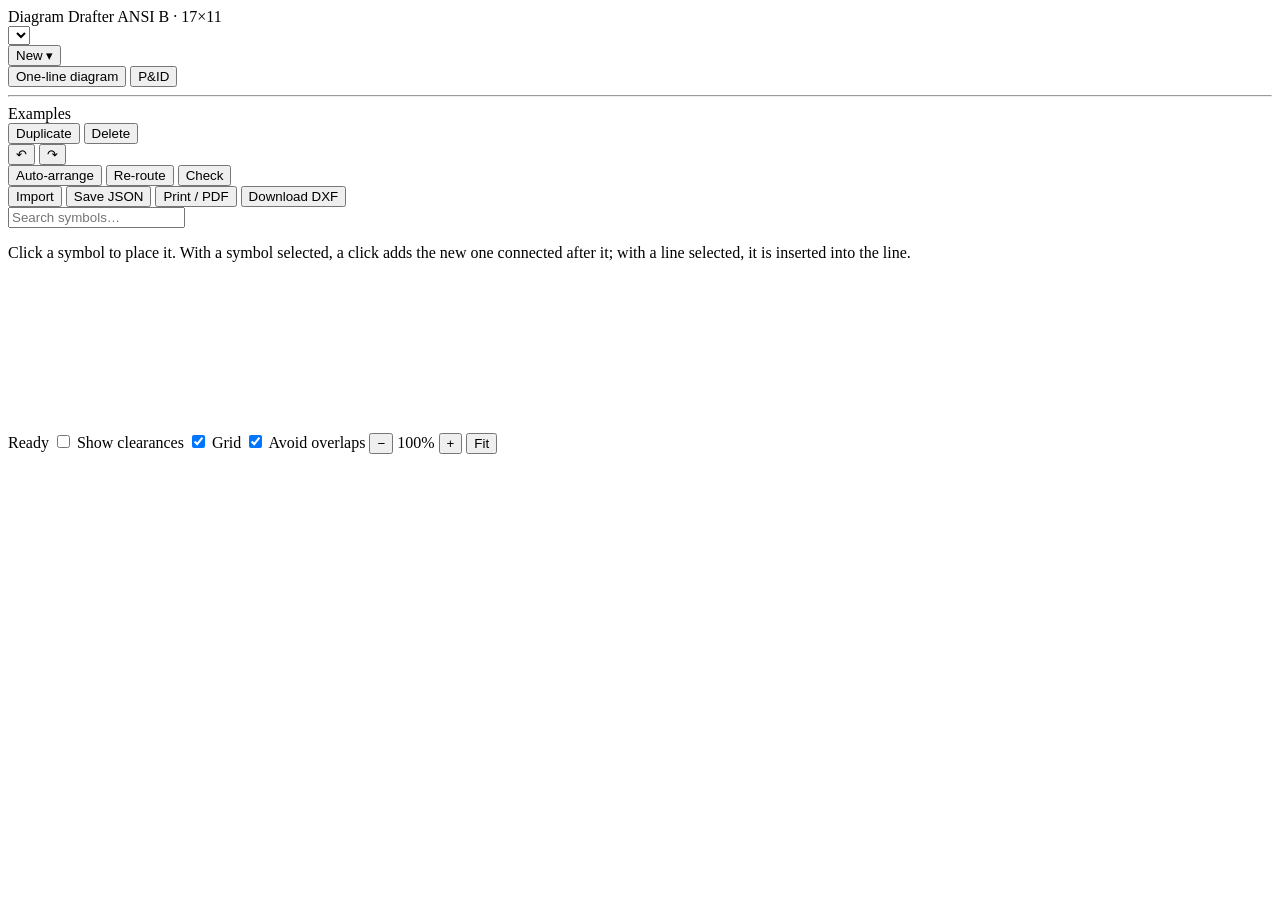
<file: diagram_drafter/src/page.html>
<!doctype html>
<!--
  Diagram Drafter: one-line diagrams and P&IDs on ANSI B (17x11 landscape) sheets.
  Self-contained: open this file in a browser. No server, no network access needed.
  `python tools/build.py --hosted OUT.html` builds the claude.ai artifact version.
  Built from src/ by tools/build.py; edit the sources, not this file.
-->
<html lang="en">
<head>
<meta charset="utf-8">
<meta name="viewport" content="width=device-width, initial-scale=1">
<title>Diagram Drafter</title>
<style>
/*@@CSS@@*/
</style>
</head>
<body>
<header class="topbar">
  <div class="brand">Diagram Drafter <span>ANSI B · 17×11</span></div>
  <div class="group">
    <select id="docSelect" title="Drawings in this browser"></select>
    <div class="menu">
      <button id="btnNew">New ▾</button>
      <div class="menu-list" id="newMenu">
        <button data-new="oneline">One-line diagram</button>
        <button data-new="pid">P&amp;ID</button>
        <hr>
        <div class="menu-head">Examples</div>
        <div id="exampleList"></div>
      </div>
    </div>
    <button id="btnDup" title="Duplicate this drawing">Duplicate</button>
    <button id="btnDelDoc" class="danger" title="Delete this drawing">Delete</button>
  </div>
  <div class="group">
    <button id="btnUndo" title="Undo (Ctrl+Z)">↶</button>
    <button id="btnRedo" title="Redo (Ctrl+Shift+Z)">↷</button>
  </div>
  <div class="group">
    <button id="btnArrange" class="accent" title="Lay out the whole drawing automatically (A)">Auto-arrange</button>
    <button id="btnRoute" title="Re-route all connections">Re-route</button>
    <button id="btnCheck" title="Check the layout for problems">Check</button>
  </div>
  <div class="group right">
    <span id="saveState" class="save-state"></span>
    <button id="btnImport">Import</button>
    <button id="btnSaveJson">Save JSON</button>
    <button id="btnPrint" title="Print at 17×11, or Save as PDF from the print dialog">Print / PDF</button>
    <button id="btnDxf" class="primary">Download DXF</button>
  </div>
  <input type="file" id="fileInput" accept=".json,application/json" hidden>
</header>

<main>
  <aside class="palette">
    <input id="paletteSearch" type="search" placeholder="Search symbols…">
    <p class="hint" id="paletteHint">Click a symbol to place it. With a symbol selected, a click adds the new one connected after it; with a line selected, it is inserted into the line.</p>
    <div id="paletteList"></div>
  </aside>

  <section class="stage">
    <div class="canvas-wrap" id="canvasWrap">
      <svg id="canvas" xmlns="http://www.w3.org/2000/svg">
        <rect id="sheetBg" x="0" y="0" width="17" height="11" fill="#fff"/>
        <g id="gridLayer"></g>
        <g id="content"></g>
        <g id="overlay"></g>
      </svg>
    </div>
    <div class="statusbar">
      <span id="status">Ready</span>
      <span class="spacer"></span>
      <label class="toggle"><input type="checkbox" id="optKeep"> Show clearances</label>
      <label class="toggle"><input type="checkbox" id="optGrid" checked> Grid</label>
      <label class="toggle" title="Push dropped symbols clear of their neighbours"><input type="checkbox" id="optAvoid" checked> Avoid overlaps</label>
      <span class="zoom">
        <button id="zoomOut" title="Zoom out (−)">−</button>
        <span id="zoomLabel">100%</span>
        <button id="zoomIn" title="Zoom in (+)">+</button>
        <button id="zoomFit" title="Fit sheet (0)">Fit</button>
      </span>
    </div>
  </section>

  <aside class="props" id="props"></aside>
</main>

<div class="dialog" id="checkDialog" hidden>
  <div class="dialog-box">
    <div class="dialog-head"><b>Layout check</b><button id="checkClose">×</button></div>
    <div id="checkList"></div>
  </div>
</div>

<div id="printSheet"></div>

<script type="application/json" id="font-data">@@FONTS@@</script>
<script type="application/json" id="dxf-template">@@TEMPLATE@@</script>
<script type="application/json" id="examples">@@EXAMPLES@@</script>
<script>
//@@JS@@
</script>
</body>
</html>
</file>
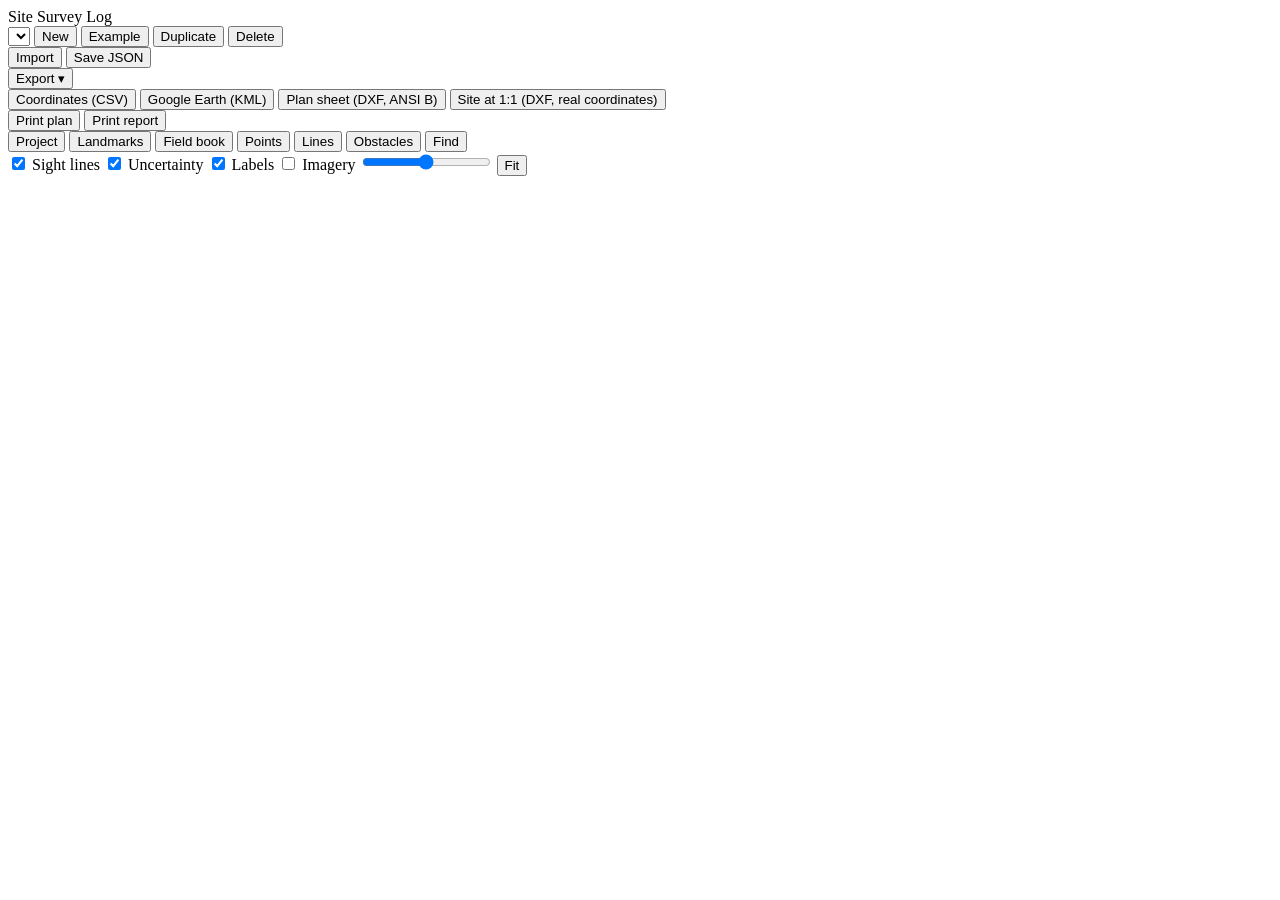
<file: site_survey/src/page.html>
<!doctype html>
<!--
  Site Survey Log: record transit sightings between landmarks and points of interest
  (buried utilities etc.), solve their positions by least squares, and find them again.
  Self-contained: open this file in a browser. No server needed; the network is used only
  for the optional satellite imagery.
  Built from src/ by tools/build.py; edit the sources, not this file.
-->
<html lang="en">
<head>
<meta charset="utf-8">
<meta name="viewport" content="width=device-width, initial-scale=1">
<title>Site Survey Log</title>
<style>
/*@@CSS@@*/
</style>
<style id="pageStyle"></style>
</head>
<body>
<header class="topbar">
  <div class="brand">Site Survey Log</div>
  <div class="group">
    <select id="projSelect" title="Surveys in this browser"></select>
    <button id="btnNew">New</button>
    <button id="btnExample" title="Load the example property">Example</button>
    <button id="btnDup">Duplicate</button>
    <button id="btnDel" class="danger">Delete</button>
  </div>
  <div class="group end">
    <span id="saveState" class="save-state"></span>
    <button id="btnImport">Import</button>
    <button id="btnSave">Save JSON</button>
    <div class="menu">
      <button id="btnExport">Export ▾</button>
      <div class="menu-list">
        <button id="btnCsv">Coordinates (CSV)</button>
        <button id="btnKml">Google Earth (KML)</button>
        <button id="btnDxfPlan">Plan sheet (DXF, ANSI B)</button>
        <button id="btnDxfWorld">Site at 1:1 (DXF, real coordinates)</button>
      </div>
    </div>
    <button id="btnPrintPlan" title="ANSI B plan sheet, or Save as PDF from the print dialog">Print plan</button>
    <button id="btnPrintReport" class="primary" title="Letter-size report with coordinates, field book and how-to-find cards">Print report</button>
  </div>
  <input type="file" id="fileInput" accept=".json,application/json" hidden>
</header>

<main>
  <section class="left">
    <nav class="tabs" id="tabs">
      <button data-tab="project">Project</button>
      <button data-tab="landmarks">Landmarks</button>
      <button data-tab="book">Field book</button>
      <button data-tab="points">Points</button>
      <button data-tab="lines">Lines</button>
      <button data-tab="obstacles">Obstacles</button>
      <button data-tab="find">Find</button>
    </nav>
    <div class="pane" id="pane"></div>
  </section>
  <section class="right">
    <div class="map-tools">
      <span id="summary" class="summary"></span>
      <span class="spacer"></span>
      <label><input type="checkbox" id="optSights" checked> Sight lines</label>
      <label><input type="checkbox" id="optEll" checked> Uncertainty</label>
      <label><input type="checkbox" id="optLabels" checked> Labels</label>
      <label id="imgTool"><input type="checkbox" id="optImg"> Imagery</label>
      <input type="range" id="optImgOp" min="10" max="100" step="5" title="Imagery opacity">
      <button id="btnFit">Fit</button>
    </div>
    <svg id="mapSvg" xmlns="http://www.w3.org/2000/svg"></svg>
    <div class="messages" id="messages"></div>
  </section>
</main>

<div id="printArea"></div>

<script type="application/json" id="font-data">@@FONTS@@</script>
<script type="application/json" id="dxf-template">@@TEMPLATE@@</script>
<script type="application/json" id="examples">@@EXAMPLES@@</script>
<script>
//@@JS@@
</script>
</body>
</html>
</file>
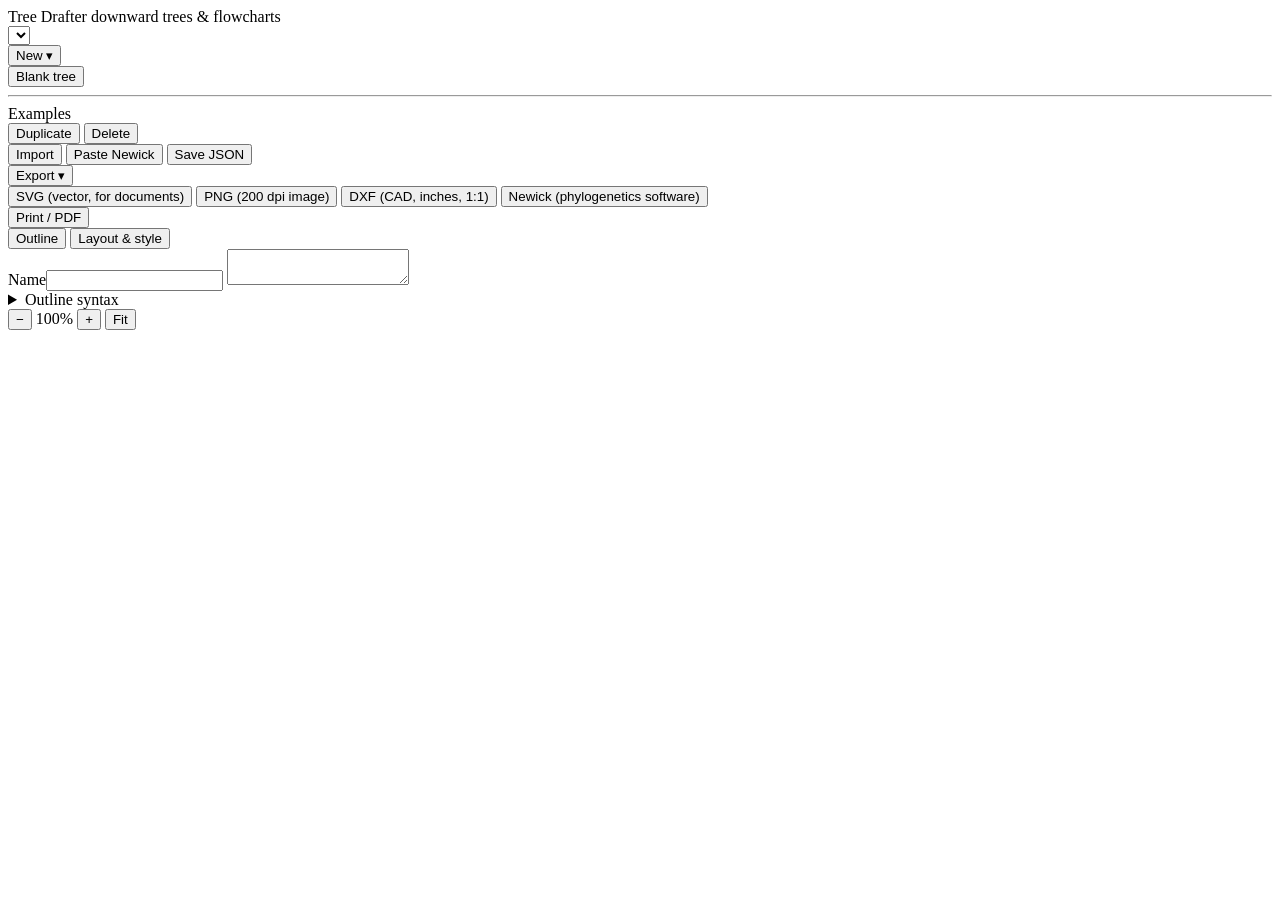
<file: tree_drafter/src/page.html>
<!doctype html>
<!--
  Tree Drafter: downward-flowing trees and flowcharts (phylogenetic trees,
  decision trees, hierarchies) from an indented outline, fitted to a page.
  Self-contained: open this file in a browser. No server, no network access needed.
  Built from src/ by tools/build.py; edit the sources, not this file.
-->
<html lang="en">
<head>
<meta charset="utf-8">
<meta name="viewport" content="width=device-width, initial-scale=1">
<title>Tree Drafter</title>
<style>
/*@@CSS@@*/
</style>
<style id="pageCss"></style>
</head>
<body>
<header class="topbar">
  <div class="brand">Tree Drafter <span>downward trees &amp; flowcharts</span></div>
  <div class="group">
    <select id="docSelect" title="Trees in this browser" aria-label="Tree"></select>
    <div class="menu">
      <button id="btnNew">New ▾</button>
      <div class="menu-list">
        <button id="btnBlank">Blank tree</button>
        <hr>
        <div class="menu-head">Examples</div>
        <div id="exampleList"></div>
      </div>
    </div>
    <button id="btnDup" title="Duplicate this tree">Duplicate</button>
    <button id="btnDel" class="danger" title="Delete this tree">Delete</button>
  </div>
  <div class="group end">
    <span id="saveState" class="save-state"></span>
    <button id="btnImport" title="Open a saved .json tree, a Newick file (.nwk, .tre) or an outline (.txt)">Import</button>
    <button id="btnNewick" title="Paste a tree in Newick format">Paste Newick</button>
    <button id="btnSaveJson">Save JSON</button>
    <div class="menu">
      <button id="btnExport">Export ▾</button>
      <div class="menu-list end">
        <button id="btnSvg">SVG (vector, for documents)</button>
        <button id="btnPng">PNG (200 dpi image)</button>
        <button id="btnDxf">DXF (CAD, inches, 1:1)</button>
        <button id="btnNwk">Newick (phylogenetics software)</button>
      </div>
    </div>
    <button id="btnPrint" class="primary" title="Print at the page size, or Save as PDF from the print dialog">Print / PDF</button>
  </div>
  <input type="file" id="fileInput" accept=".json,.nwk,.newick,.tre,.tree,.txt,text/plain,application/json" hidden>
</header>

<main>
  <section class="left">
    <nav class="tabs">
      <button data-tab="outline" class="active">Outline</button>
      <button data-tab="style">Layout &amp; style</button>
    </nav>
    <div class="pane" id="paneOutline">
      <label class="field"><span>Name</span><input id="docName" type="text"></label>
      <textarea id="outline" spellcheck="false" aria-label="Outline: one node per line, indent for children"></textarea>
      <div id="messages" class="messages"></div>
      <details class="help">
        <summary>Outline syntax</summary>
        <table>
          <tr><td><code>Parent</code><br><code>&nbsp;&nbsp;Child</code></td><td>One node per line. Indent (Tab or spaces) to make children.</td></tr>
          <tr><td><code>Label | detail</code></td><td>A second, smaller line of text.</td></tr>
          <tr><td><code>[Yes] Label</code></td><td>A label on the branch coming into the node.</td></tr>
          <tr><td><code>_Homo sapiens_</code></td><td>Italic label (species names).</td></tr>
          <tr><td><code>Label {2.5}</code></td><td>Branch length, for the phylogram layout.</td></tr>
          <tr><td><code>Label {green}</code></td><td>Colours this branch and everything below it: red, orange, gold, green, teal, blue, navy, purple, pink, brown, gray, or <code>#hex</code>.</td></tr>
          <tr><td><code>Label {pill}</code></td><td>Box shape: round (default), box, pill, plain. Also <code>dashed</code>, <code>bold</code>, <code>italic</code>.</td></tr>
          <tr><td><code>A long\nlabel</code></td><td>Line break inside a label.</td></tr>
          <tr><td><code>{0.3}</code></td><td>A node with no label (a bare junction).</td></tr>
          <tr><td><code>// note</code></td><td>Comment line, not drawn.</td></tr>
        </table>
        <p>Tab and Shift+Tab indent and outdent the selected lines. Click a box in the preview to find its line.</p>
      </details>
    </div>
    <div class="pane" id="paneStyle" hidden></div>
  </section>
  <section class="right">
    <div class="preview-tools">
      <span id="summary" class="summary"></span>
      <span class="spacer"></span>
      <button id="zoomOut" title="Zoom out" aria-label="Zoom out">−</button>
      <span id="zoomLabel">100%</span>
      <button id="zoomIn" title="Zoom in" aria-label="Zoom in">+</button>
      <button id="zoomFit">Fit</button>
    </div>
    <div class="preview" id="preview"><div class="page" id="page"></div></div>
  </section>
</main>

<div id="printSheet"></div>

<script type="application/json" id="font-data">@@FONTS@@</script>
<script type="application/json" id="dxf-template">@@TEMPLATE@@</script>
<script type="application/json" id="examples">@@EXAMPLES@@</script>
<script>
//@@JS@@
</script>
</body>
</html>
</file>
